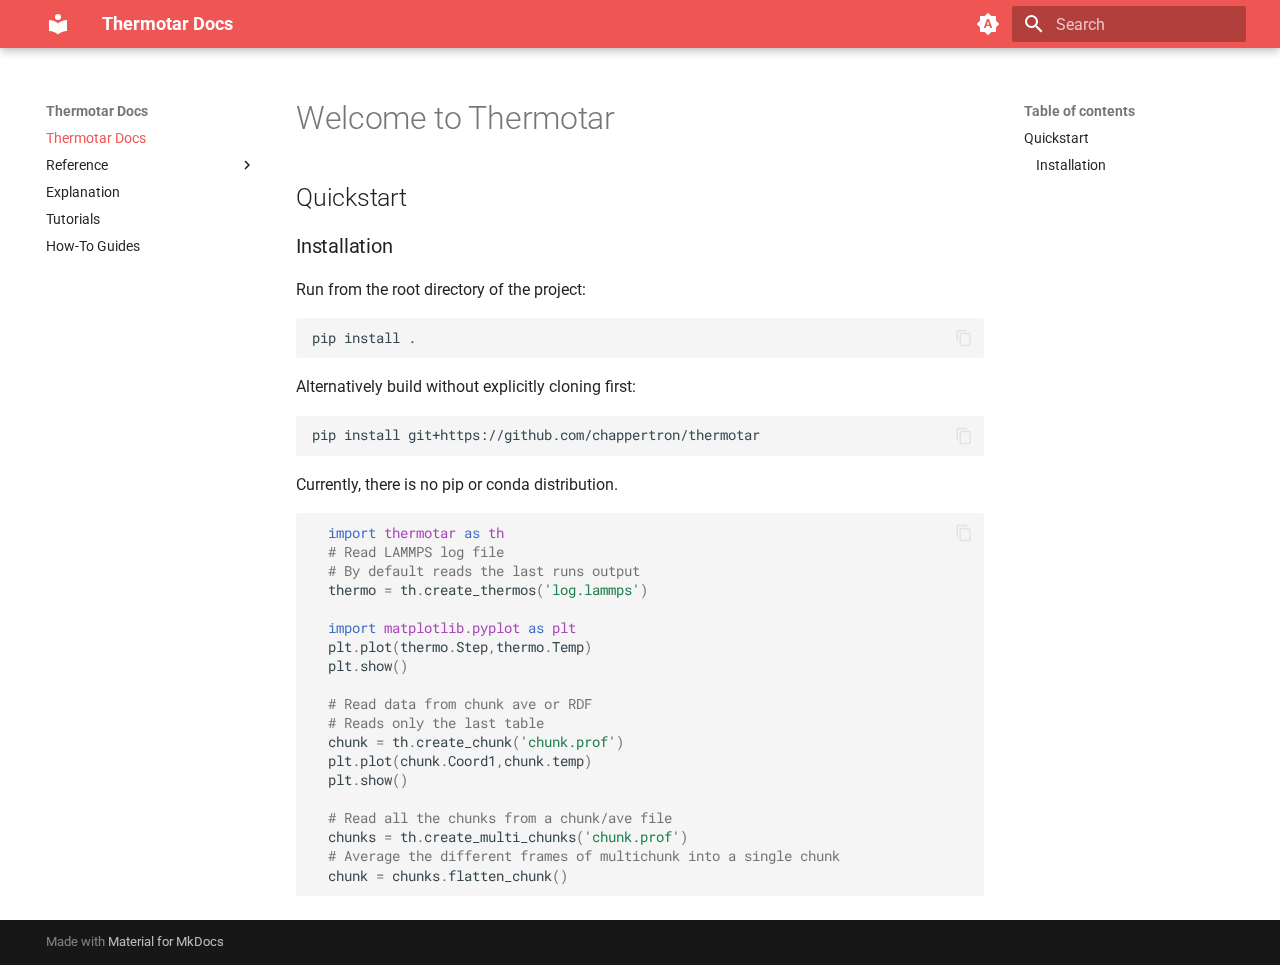
<file: index.html>
<!doctype html>
<html lang="en" class="no-js">
  <head>
    
      <meta charset="utf-8">
      <meta name="viewport" content="width=device-width,initial-scale=1">
      
      
      
      
      
        <link rel="next" href="reference/chunk/">
      
      
      <link rel="icon" href="assets/images/favicon.png">
      <meta name="generator" content="mkdocs-1.6.0, mkdocs-material-9.5.31">
    
    
      
        <title>Thermotar Docs</title>
      
    
    
      <link rel="stylesheet" href="assets/stylesheets/main.3cba04c6.min.css">
      
        
        <link rel="stylesheet" href="assets/stylesheets/palette.06af60db.min.css">
      
      


    
    
      
    
    
      
        
        
        <link rel="preconnect" href="https://fonts.gstatic.com" crossorigin>
        <link rel="stylesheet" href="https://fonts.googleapis.com/css?family=Roboto:300,300i,400,400i,700,700i%7CRoboto+Mono:400,400i,700,700i&display=fallback">
        <style>:root{--md-text-font:"Roboto";--md-code-font:"Roboto Mono"}</style>
      
    
    
      <link rel="stylesheet" href="assets/_mkdocstrings.css">
    
      <link rel="stylesheet" href="stylesheets/extra.css">
    
    <script>__md_scope=new URL(".",location),__md_hash=e=>[...e].reduce((e,_)=>(e<<5)-e+_.charCodeAt(0),0),__md_get=(e,_=localStorage,t=__md_scope)=>JSON.parse(_.getItem(t.pathname+"."+e)),__md_set=(e,_,t=localStorage,a=__md_scope)=>{try{t.setItem(a.pathname+"."+e,JSON.stringify(_))}catch(e){}}</script>
    
      

    
    
    
  </head>
  
  
    
    
      
    
    
    
    
    <body dir="ltr" data-md-color-scheme="default" data-md-color-primary="indigo" data-md-color-accent="indigo">
  
    
    <input class="md-toggle" data-md-toggle="drawer" type="checkbox" id="__drawer" autocomplete="off">
    <input class="md-toggle" data-md-toggle="search" type="checkbox" id="__search" autocomplete="off">
    <label class="md-overlay" for="__drawer"></label>
    <div data-md-component="skip">
      
        
        <a href="#welcome-to-thermotar" class="md-skip">
          Skip to content
        </a>
      
    </div>
    <div data-md-component="announce">
      
    </div>
    
    
      

  

<header class="md-header md-header--shadow" data-md-component="header">
  <nav class="md-header__inner md-grid" aria-label="Header">
    <a href="." title="Thermotar Docs" class="md-header__button md-logo" aria-label="Thermotar Docs" data-md-component="logo">
      
  
  <svg xmlns="http://www.w3.org/2000/svg" viewBox="0 0 24 24"><path d="M12 8a3 3 0 0 0 3-3 3 3 0 0 0-3-3 3 3 0 0 0-3 3 3 3 0 0 0 3 3m0 3.54C9.64 9.35 6.5 8 3 8v11c3.5 0 6.64 1.35 9 3.54 2.36-2.19 5.5-3.54 9-3.54V8c-3.5 0-6.64 1.35-9 3.54Z"/></svg>

    </a>
    <label class="md-header__button md-icon" for="__drawer">
      
      <svg xmlns="http://www.w3.org/2000/svg" viewBox="0 0 24 24"><path d="M3 6h18v2H3V6m0 5h18v2H3v-2m0 5h18v2H3v-2Z"/></svg>
    </label>
    <div class="md-header__title" data-md-component="header-title">
      <div class="md-header__ellipsis">
        <div class="md-header__topic">
          <span class="md-ellipsis">
            Thermotar Docs
          </span>
        </div>
        <div class="md-header__topic" data-md-component="header-topic">
          <span class="md-ellipsis">
            
              Thermotar Docs
            
          </span>
        </div>
      </div>
    </div>
    
      
        <form class="md-header__option" data-md-component="palette">
  
    
    
    
    <input class="md-option" data-md-color-media="(prefers-color-scheme)" data-md-color-scheme="default" data-md-color-primary="indigo" data-md-color-accent="indigo"  aria-label="Switch to light mode"  type="radio" name="__palette" id="__palette_0">
    
      <label class="md-header__button md-icon" title="Switch to light mode" for="__palette_1" hidden>
        <svg xmlns="http://www.w3.org/2000/svg" viewBox="0 0 24 24"><path d="m14.3 16-.7-2h-3.2l-.7 2H7.8L11 7h2l3.2 9h-1.9M20 8.69V4h-4.69L12 .69 8.69 4H4v4.69L.69 12 4 15.31V20h4.69L12 23.31 15.31 20H20v-4.69L23.31 12 20 8.69m-9.15 3.96h2.3L12 9l-1.15 3.65Z"/></svg>
      </label>
    
  
    
    
    
    <input class="md-option" data-md-color-media="(prefers-color-scheme: light)" data-md-color-scheme="default" data-md-color-primary="red" data-md-color-accent="red"  aria-label="Switch to dark mode"  type="radio" name="__palette" id="__palette_1">
    
      <label class="md-header__button md-icon" title="Switch to dark mode" for="__palette_2" hidden>
        <svg xmlns="http://www.w3.org/2000/svg" viewBox="0 0 24 24"><path d="M12 8a4 4 0 0 0-4 4 4 4 0 0 0 4 4 4 4 0 0 0 4-4 4 4 0 0 0-4-4m0 10a6 6 0 0 1-6-6 6 6 0 0 1 6-6 6 6 0 0 1 6 6 6 6 0 0 1-6 6m8-9.31V4h-4.69L12 .69 8.69 4H4v4.69L.69 12 4 15.31V20h4.69L12 23.31 15.31 20H20v-4.69L23.31 12 20 8.69Z"/></svg>
      </label>
    
  
    
    
    
    <input class="md-option" data-md-color-media="(prefers-color-scheme: dark)" data-md-color-scheme="slate" data-md-color-primary="indigo" data-md-color-accent="indigo"  aria-label="Switch to light mode"  type="radio" name="__palette" id="__palette_2">
    
      <label class="md-header__button md-icon" title="Switch to light mode" for="__palette_0" hidden>
        <svg xmlns="http://www.w3.org/2000/svg" viewBox="0 0 24 24"><path d="M12 18c-.89 0-1.74-.2-2.5-.55C11.56 16.5 13 14.42 13 12c0-2.42-1.44-4.5-3.5-5.45C10.26 6.2 11.11 6 12 6a6 6 0 0 1 6 6 6 6 0 0 1-6 6m8-9.31V4h-4.69L12 .69 8.69 4H4v4.69L.69 12 4 15.31V20h4.69L12 23.31 15.31 20H20v-4.69L23.31 12 20 8.69Z"/></svg>
      </label>
    
  
</form>
      
    
    
      <script>var media,input,key,value,palette=__md_get("__palette");if(palette&&palette.color){"(prefers-color-scheme)"===palette.color.media&&(media=matchMedia("(prefers-color-scheme: light)"),input=document.querySelector(media.matches?"[data-md-color-media='(prefers-color-scheme: light)']":"[data-md-color-media='(prefers-color-scheme: dark)']"),palette.color.media=input.getAttribute("data-md-color-media"),palette.color.scheme=input.getAttribute("data-md-color-scheme"),palette.color.primary=input.getAttribute("data-md-color-primary"),palette.color.accent=input.getAttribute("data-md-color-accent"));for([key,value]of Object.entries(palette.color))document.body.setAttribute("data-md-color-"+key,value)}</script>
    
    
    
      <label class="md-header__button md-icon" for="__search">
        
        <svg xmlns="http://www.w3.org/2000/svg" viewBox="0 0 24 24"><path d="M9.5 3A6.5 6.5 0 0 1 16 9.5c0 1.61-.59 3.09-1.56 4.23l.27.27h.79l5 5-1.5 1.5-5-5v-.79l-.27-.27A6.516 6.516 0 0 1 9.5 16 6.5 6.5 0 0 1 3 9.5 6.5 6.5 0 0 1 9.5 3m0 2C7 5 5 7 5 9.5S7 14 9.5 14 14 12 14 9.5 12 5 9.5 5Z"/></svg>
      </label>
      <div class="md-search" data-md-component="search" role="dialog">
  <label class="md-search__overlay" for="__search"></label>
  <div class="md-search__inner" role="search">
    <form class="md-search__form" name="search">
      <input type="text" class="md-search__input" name="query" aria-label="Search" placeholder="Search" autocapitalize="off" autocorrect="off" autocomplete="off" spellcheck="false" data-md-component="search-query" required>
      <label class="md-search__icon md-icon" for="__search">
        
        <svg xmlns="http://www.w3.org/2000/svg" viewBox="0 0 24 24"><path d="M9.5 3A6.5 6.5 0 0 1 16 9.5c0 1.61-.59 3.09-1.56 4.23l.27.27h.79l5 5-1.5 1.5-5-5v-.79l-.27-.27A6.516 6.516 0 0 1 9.5 16 6.5 6.5 0 0 1 3 9.5 6.5 6.5 0 0 1 9.5 3m0 2C7 5 5 7 5 9.5S7 14 9.5 14 14 12 14 9.5 12 5 9.5 5Z"/></svg>
        
        <svg xmlns="http://www.w3.org/2000/svg" viewBox="0 0 24 24"><path d="M20 11v2H8l5.5 5.5-1.42 1.42L4.16 12l7.92-7.92L13.5 5.5 8 11h12Z"/></svg>
      </label>
      <nav class="md-search__options" aria-label="Search">
        
        <button type="reset" class="md-search__icon md-icon" title="Clear" aria-label="Clear" tabindex="-1">
          
          <svg xmlns="http://www.w3.org/2000/svg" viewBox="0 0 24 24"><path d="M19 6.41 17.59 5 12 10.59 6.41 5 5 6.41 10.59 12 5 17.59 6.41 19 12 13.41 17.59 19 19 17.59 13.41 12 19 6.41Z"/></svg>
        </button>
      </nav>
      
    </form>
    <div class="md-search__output">
      <div class="md-search__scrollwrap" tabindex="0" data-md-scrollfix>
        <div class="md-search-result" data-md-component="search-result">
          <div class="md-search-result__meta">
            Initializing search
          </div>
          <ol class="md-search-result__list" role="presentation"></ol>
        </div>
      </div>
    </div>
  </div>
</div>
    
    
  </nav>
  
</header>
    
    <div class="md-container" data-md-component="container">
      
      
        
          
        
      
      <main class="md-main" data-md-component="main">
        <div class="md-main__inner md-grid">
          
            
              
              <div class="md-sidebar md-sidebar--primary" data-md-component="sidebar" data-md-type="navigation" >
                <div class="md-sidebar__scrollwrap">
                  <div class="md-sidebar__inner">
                    



<nav class="md-nav md-nav--primary" aria-label="Navigation" data-md-level="0">
  <label class="md-nav__title" for="__drawer">
    <a href="." title="Thermotar Docs" class="md-nav__button md-logo" aria-label="Thermotar Docs" data-md-component="logo">
      
  
  <svg xmlns="http://www.w3.org/2000/svg" viewBox="0 0 24 24"><path d="M12 8a3 3 0 0 0 3-3 3 3 0 0 0-3-3 3 3 0 0 0-3 3 3 3 0 0 0 3 3m0 3.54C9.64 9.35 6.5 8 3 8v11c3.5 0 6.64 1.35 9 3.54 2.36-2.19 5.5-3.54 9-3.54V8c-3.5 0-6.64 1.35-9 3.54Z"/></svg>

    </a>
    Thermotar Docs
  </label>
  
  <ul class="md-nav__list" data-md-scrollfix>
    
      
      
  
  
    
  
  
  
    <li class="md-nav__item md-nav__item--active">
      
      <input class="md-nav__toggle md-toggle" type="checkbox" id="__toc">
      
      
        
      
      
        <label class="md-nav__link md-nav__link--active" for="__toc">
          
  
  <span class="md-ellipsis">
    Thermotar Docs
  </span>
  

          <span class="md-nav__icon md-icon"></span>
        </label>
      
      <a href="." class="md-nav__link md-nav__link--active">
        
  
  <span class="md-ellipsis">
    Thermotar Docs
  </span>
  

      </a>
      
        

<nav class="md-nav md-nav--secondary" aria-label="Table of contents">
  
  
  
    
  
  
    <label class="md-nav__title" for="__toc">
      <span class="md-nav__icon md-icon"></span>
      Table of contents
    </label>
    <ul class="md-nav__list" data-md-component="toc" data-md-scrollfix>
      
        <li class="md-nav__item">
  <a href="#quickstart" class="md-nav__link">
    <span class="md-ellipsis">
      Quickstart
    </span>
  </a>
  
    <nav class="md-nav" aria-label="Quickstart">
      <ul class="md-nav__list">
        
          <li class="md-nav__item">
  <a href="#installation" class="md-nav__link">
    <span class="md-ellipsis">
      Installation
    </span>
  </a>
  
</li>
        
      </ul>
    </nav>
  
</li>
      
    </ul>
  
</nav>
      
    </li>
  

    
      
      
  
  
  
  
    
    
    
    
    <li class="md-nav__item md-nav__item--nested">
      
        
        
        <input class="md-nav__toggle md-toggle " type="checkbox" id="__nav_2" >
        
          
          <label class="md-nav__link" for="__nav_2" id="__nav_2_label" tabindex="0">
            
  
  <span class="md-ellipsis">
    Reference
  </span>
  

            <span class="md-nav__icon md-icon"></span>
          </label>
        
        <nav class="md-nav" data-md-level="1" aria-labelledby="__nav_2_label" aria-expanded="false">
          <label class="md-nav__title" for="__nav_2">
            <span class="md-nav__icon md-icon"></span>
            Reference
          </label>
          <ul class="md-nav__list" data-md-scrollfix>
            
              
                
  
  
  
  
    <li class="md-nav__item">
      <a href="reference/chunk/" class="md-nav__link">
        
  
  <span class="md-ellipsis">
    Chunk
  </span>
  

      </a>
    </li>
  

              
            
              
                
  
  
  
  
    <li class="md-nav__item">
      <a href="reference/thermo/" class="md-nav__link">
        
  
  <span class="md-ellipsis">
    Thermo
  </span>
  

      </a>
    </li>
  

              
            
              
                
  
  
  
  
    <li class="md-nav__item">
      <a href="reference/interface/" class="md-nav__link">
        
  
  <span class="md-ellipsis">
    Intersects
  </span>
  

      </a>
    </li>
  

              
            
          </ul>
        </nav>
      
    </li>
  

    
      
      
  
  
  
  
    <li class="md-nav__item">
      <a href="explanation/" class="md-nav__link">
        
  
  <span class="md-ellipsis">
    Explanation
  </span>
  

      </a>
    </li>
  

    
      
      
  
  
  
  
    <li class="md-nav__item">
      <a href="tutorials/" class="md-nav__link">
        
  
  <span class="md-ellipsis">
    Tutorials
  </span>
  

      </a>
    </li>
  

    
      
      
  
  
  
  
    <li class="md-nav__item">
      <a href="how-to-guides/" class="md-nav__link">
        
  
  <span class="md-ellipsis">
    How-To Guides
  </span>
  

      </a>
    </li>
  

    
  </ul>
</nav>
                  </div>
                </div>
              </div>
            
            
              
              <div class="md-sidebar md-sidebar--secondary" data-md-component="sidebar" data-md-type="toc" >
                <div class="md-sidebar__scrollwrap">
                  <div class="md-sidebar__inner">
                    

<nav class="md-nav md-nav--secondary" aria-label="Table of contents">
  
  
  
    
  
  
    <label class="md-nav__title" for="__toc">
      <span class="md-nav__icon md-icon"></span>
      Table of contents
    </label>
    <ul class="md-nav__list" data-md-component="toc" data-md-scrollfix>
      
        <li class="md-nav__item">
  <a href="#quickstart" class="md-nav__link">
    <span class="md-ellipsis">
      Quickstart
    </span>
  </a>
  
    <nav class="md-nav" aria-label="Quickstart">
      <ul class="md-nav__list">
        
          <li class="md-nav__item">
  <a href="#installation" class="md-nav__link">
    <span class="md-ellipsis">
      Installation
    </span>
  </a>
  
</li>
        
      </ul>
    </nav>
  
</li>
      
    </ul>
  
</nav>
                  </div>
                </div>
              </div>
            
          
          
            <div class="md-content" data-md-component="content">
              <article class="md-content__inner md-typeset">
                
                  


<h1 id="welcome-to-thermotar">Welcome to Thermotar</h1>
<h2 id="quickstart">Quickstart</h2>
<h3 id="installation">Installation</h3>
<p>Run from the root directory of the project:
<div class="language-bash highlight"><pre><span></span><code><span id="__span-0-1"><a id="__codelineno-0-1" name="__codelineno-0-1" href="#__codelineno-0-1"></a>pip<span class="w"> </span>install<span class="w"> </span>.
</span></code></pre></div>
Alternatively build without explicitly cloning first:
<div class="language-sh highlight"><pre><span></span><code><span id="__span-1-1"><a id="__codelineno-1-1" name="__codelineno-1-1" href="#__codelineno-1-1"></a>pip<span class="w"> </span>install<span class="w"> </span>git+https://github.com/chappertron/thermotar
</span></code></pre></div></p>
<p>Currently, there is no pip or conda distribution. </p>
<div class="language-python highlight"><pre><span></span><code><span id="__span-2-1"><a id="__codelineno-2-1" name="__codelineno-2-1" href="#__codelineno-2-1"></a>  <span class="kn">import</span> <span class="nn">thermotar</span> <span class="k">as</span> <span class="nn">th</span>
</span><span id="__span-2-2"><a id="__codelineno-2-2" name="__codelineno-2-2" href="#__codelineno-2-2"></a>  <span class="c1"># Read LAMMPS log file</span>
</span><span id="__span-2-3"><a id="__codelineno-2-3" name="__codelineno-2-3" href="#__codelineno-2-3"></a>  <span class="c1"># By default reads the last runs output</span>
</span><span id="__span-2-4"><a id="__codelineno-2-4" name="__codelineno-2-4" href="#__codelineno-2-4"></a>  <span class="n">thermo</span> <span class="o">=</span> <span class="n">th</span><span class="o">.</span><span class="n">create_thermos</span><span class="p">(</span><span class="s1">&#39;log.lammps&#39;</span><span class="p">)</span>
</span><span id="__span-2-5"><a id="__codelineno-2-5" name="__codelineno-2-5" href="#__codelineno-2-5"></a>
</span><span id="__span-2-6"><a id="__codelineno-2-6" name="__codelineno-2-6" href="#__codelineno-2-6"></a>  <span class="kn">import</span> <span class="nn">matplotlib.pyplot</span> <span class="k">as</span> <span class="nn">plt</span>
</span><span id="__span-2-7"><a id="__codelineno-2-7" name="__codelineno-2-7" href="#__codelineno-2-7"></a>  <span class="n">plt</span><span class="o">.</span><span class="n">plot</span><span class="p">(</span><span class="n">thermo</span><span class="o">.</span><span class="n">Step</span><span class="p">,</span><span class="n">thermo</span><span class="o">.</span><span class="n">Temp</span><span class="p">)</span>
</span><span id="__span-2-8"><a id="__codelineno-2-8" name="__codelineno-2-8" href="#__codelineno-2-8"></a>  <span class="n">plt</span><span class="o">.</span><span class="n">show</span><span class="p">()</span>
</span><span id="__span-2-9"><a id="__codelineno-2-9" name="__codelineno-2-9" href="#__codelineno-2-9"></a>
</span><span id="__span-2-10"><a id="__codelineno-2-10" name="__codelineno-2-10" href="#__codelineno-2-10"></a>  <span class="c1"># Read data from chunk ave or RDF</span>
</span><span id="__span-2-11"><a id="__codelineno-2-11" name="__codelineno-2-11" href="#__codelineno-2-11"></a>  <span class="c1"># Reads only the last table</span>
</span><span id="__span-2-12"><a id="__codelineno-2-12" name="__codelineno-2-12" href="#__codelineno-2-12"></a>  <span class="n">chunk</span> <span class="o">=</span> <span class="n">th</span><span class="o">.</span><span class="n">create_chunk</span><span class="p">(</span><span class="s1">&#39;chunk.prof&#39;</span><span class="p">)</span>
</span><span id="__span-2-13"><a id="__codelineno-2-13" name="__codelineno-2-13" href="#__codelineno-2-13"></a>  <span class="n">plt</span><span class="o">.</span><span class="n">plot</span><span class="p">(</span><span class="n">chunk</span><span class="o">.</span><span class="n">Coord1</span><span class="p">,</span><span class="n">chunk</span><span class="o">.</span><span class="n">temp</span><span class="p">)</span>
</span><span id="__span-2-14"><a id="__codelineno-2-14" name="__codelineno-2-14" href="#__codelineno-2-14"></a>  <span class="n">plt</span><span class="o">.</span><span class="n">show</span><span class="p">()</span>
</span><span id="__span-2-15"><a id="__codelineno-2-15" name="__codelineno-2-15" href="#__codelineno-2-15"></a>
</span><span id="__span-2-16"><a id="__codelineno-2-16" name="__codelineno-2-16" href="#__codelineno-2-16"></a>  <span class="c1"># Read all the chunks from a chunk/ave file</span>
</span><span id="__span-2-17"><a id="__codelineno-2-17" name="__codelineno-2-17" href="#__codelineno-2-17"></a>  <span class="n">chunks</span> <span class="o">=</span> <span class="n">th</span><span class="o">.</span><span class="n">create_multi_chunks</span><span class="p">(</span><span class="s1">&#39;chunk.prof&#39;</span><span class="p">)</span>
</span><span id="__span-2-18"><a id="__codelineno-2-18" name="__codelineno-2-18" href="#__codelineno-2-18"></a>  <span class="c1"># Average the different frames of multichunk into a single chunk</span>
</span><span id="__span-2-19"><a id="__codelineno-2-19" name="__codelineno-2-19" href="#__codelineno-2-19"></a>  <span class="n">chunk</span> <span class="o">=</span> <span class="n">chunks</span><span class="o">.</span><span class="n">flatten_chunk</span><span class="p">()</span>
</span></code></pre></div>












                
              </article>
            </div>
          
          
<script>var target=document.getElementById(location.hash.slice(1));target&&target.name&&(target.checked=target.name.startsWith("__tabbed_"))</script>
        </div>
        
      </main>
      
        <footer class="md-footer">
  
  <div class="md-footer-meta md-typeset">
    <div class="md-footer-meta__inner md-grid">
      <div class="md-copyright">
  
  
    Made with
    <a href="https://squidfunk.github.io/mkdocs-material/" target="_blank" rel="noopener">
      Material for MkDocs
    </a>
  
</div>
      
    </div>
  </div>
</footer>
      
    </div>
    <div class="md-dialog" data-md-component="dialog">
      <div class="md-dialog__inner md-typeset"></div>
    </div>
    
    
    <script id="__config" type="application/json">{"base": ".", "features": ["content.code.copy"], "search": "assets/javascripts/workers/search.b8dbb3d2.min.js", "translations": {"clipboard.copied": "Copied to clipboard", "clipboard.copy": "Copy to clipboard", "search.result.more.one": "1 more on this page", "search.result.more.other": "# more on this page", "search.result.none": "No matching documents", "search.result.one": "1 matching document", "search.result.other": "# matching documents", "search.result.placeholder": "Type to start searching", "search.result.term.missing": "Missing", "select.version": "Select version"}}</script>
    
    
      <script src="assets/javascripts/bundle.fe8b6f2b.min.js"></script>
      
    
  </body>
</html>
</file>
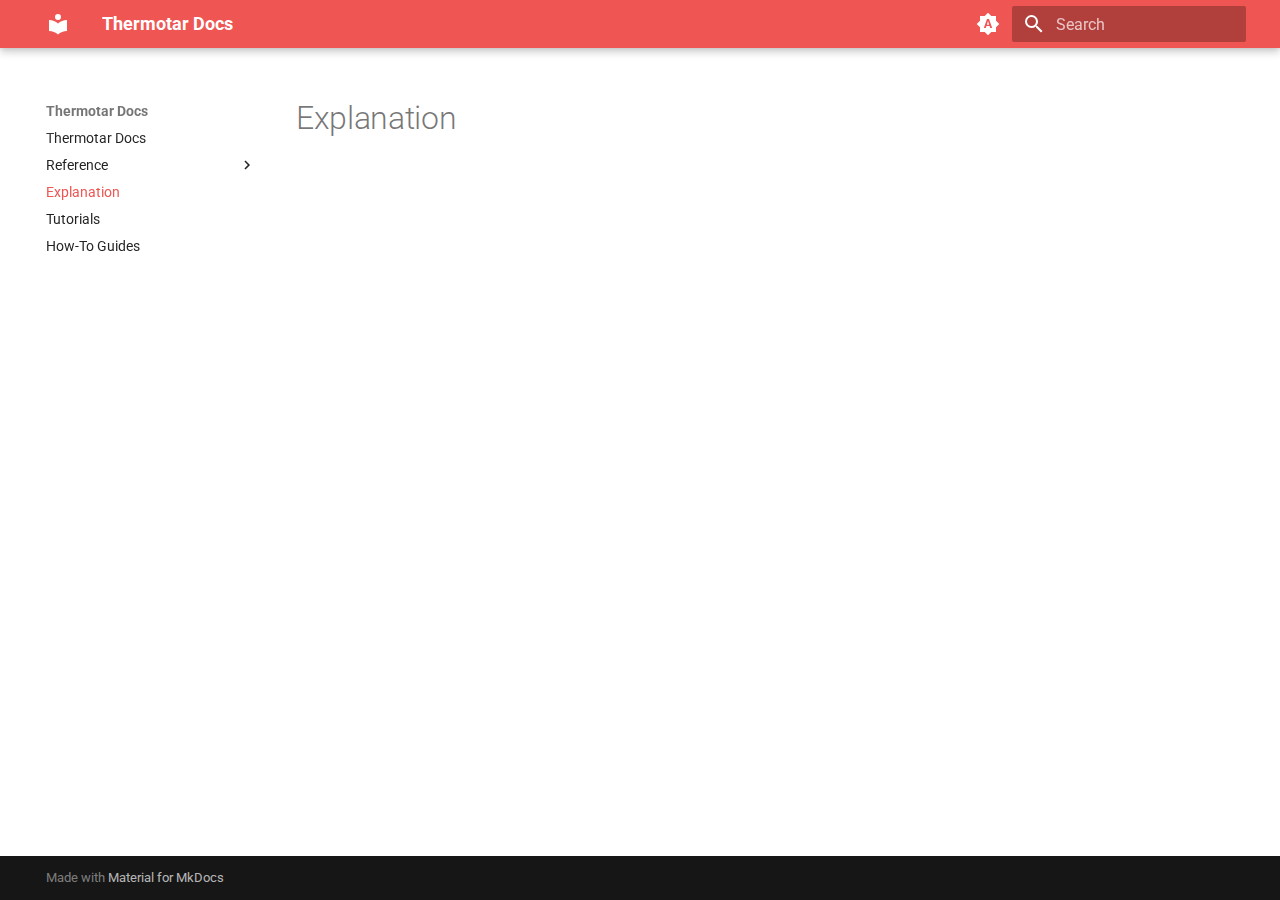
<file: explanation/index.html>
<!doctype html>
<html lang="en" class="no-js">
  <head>
    
      <meta charset="utf-8">
      <meta name="viewport" content="width=device-width,initial-scale=1">
      
      
      
      
        <link rel="prev" href="../reference/interface/">
      
      
        <link rel="next" href="../tutorials/">
      
      
      <link rel="icon" href="../assets/images/favicon.png">
      <meta name="generator" content="mkdocs-1.6.0, mkdocs-material-9.5.31">
    
    
      
        <title>Explanation - Thermotar Docs</title>
      
    
    
      <link rel="stylesheet" href="../assets/stylesheets/main.3cba04c6.min.css">
      
        
        <link rel="stylesheet" href="../assets/stylesheets/palette.06af60db.min.css">
      
      


    
    
      
    
    
      
        
        
        <link rel="preconnect" href="https://fonts.gstatic.com" crossorigin>
        <link rel="stylesheet" href="https://fonts.googleapis.com/css?family=Roboto:300,300i,400,400i,700,700i%7CRoboto+Mono:400,400i,700,700i&display=fallback">
        <style>:root{--md-text-font:"Roboto";--md-code-font:"Roboto Mono"}</style>
      
    
    
      <link rel="stylesheet" href="../assets/_mkdocstrings.css">
    
      <link rel="stylesheet" href="../stylesheets/extra.css">
    
    <script>__md_scope=new URL("..",location),__md_hash=e=>[...e].reduce((e,_)=>(e<<5)-e+_.charCodeAt(0),0),__md_get=(e,_=localStorage,t=__md_scope)=>JSON.parse(_.getItem(t.pathname+"."+e)),__md_set=(e,_,t=localStorage,a=__md_scope)=>{try{t.setItem(a.pathname+"."+e,JSON.stringify(_))}catch(e){}}</script>
    
      

    
    
    
  </head>
  
  
    
    
      
    
    
    
    
    <body dir="ltr" data-md-color-scheme="default" data-md-color-primary="indigo" data-md-color-accent="indigo">
  
    
    <input class="md-toggle" data-md-toggle="drawer" type="checkbox" id="__drawer" autocomplete="off">
    <input class="md-toggle" data-md-toggle="search" type="checkbox" id="__search" autocomplete="off">
    <label class="md-overlay" for="__drawer"></label>
    <div data-md-component="skip">
      
    </div>
    <div data-md-component="announce">
      
    </div>
    
    
      

  

<header class="md-header md-header--shadow" data-md-component="header">
  <nav class="md-header__inner md-grid" aria-label="Header">
    <a href=".." title="Thermotar Docs" class="md-header__button md-logo" aria-label="Thermotar Docs" data-md-component="logo">
      
  
  <svg xmlns="http://www.w3.org/2000/svg" viewBox="0 0 24 24"><path d="M12 8a3 3 0 0 0 3-3 3 3 0 0 0-3-3 3 3 0 0 0-3 3 3 3 0 0 0 3 3m0 3.54C9.64 9.35 6.5 8 3 8v11c3.5 0 6.64 1.35 9 3.54 2.36-2.19 5.5-3.54 9-3.54V8c-3.5 0-6.64 1.35-9 3.54Z"/></svg>

    </a>
    <label class="md-header__button md-icon" for="__drawer">
      
      <svg xmlns="http://www.w3.org/2000/svg" viewBox="0 0 24 24"><path d="M3 6h18v2H3V6m0 5h18v2H3v-2m0 5h18v2H3v-2Z"/></svg>
    </label>
    <div class="md-header__title" data-md-component="header-title">
      <div class="md-header__ellipsis">
        <div class="md-header__topic">
          <span class="md-ellipsis">
            Thermotar Docs
          </span>
        </div>
        <div class="md-header__topic" data-md-component="header-topic">
          <span class="md-ellipsis">
            
              Explanation
            
          </span>
        </div>
      </div>
    </div>
    
      
        <form class="md-header__option" data-md-component="palette">
  
    
    
    
    <input class="md-option" data-md-color-media="(prefers-color-scheme)" data-md-color-scheme="default" data-md-color-primary="indigo" data-md-color-accent="indigo"  aria-label="Switch to light mode"  type="radio" name="__palette" id="__palette_0">
    
      <label class="md-header__button md-icon" title="Switch to light mode" for="__palette_1" hidden>
        <svg xmlns="http://www.w3.org/2000/svg" viewBox="0 0 24 24"><path d="m14.3 16-.7-2h-3.2l-.7 2H7.8L11 7h2l3.2 9h-1.9M20 8.69V4h-4.69L12 .69 8.69 4H4v4.69L.69 12 4 15.31V20h4.69L12 23.31 15.31 20H20v-4.69L23.31 12 20 8.69m-9.15 3.96h2.3L12 9l-1.15 3.65Z"/></svg>
      </label>
    
  
    
    
    
    <input class="md-option" data-md-color-media="(prefers-color-scheme: light)" data-md-color-scheme="default" data-md-color-primary="red" data-md-color-accent="red"  aria-label="Switch to dark mode"  type="radio" name="__palette" id="__palette_1">
    
      <label class="md-header__button md-icon" title="Switch to dark mode" for="__palette_2" hidden>
        <svg xmlns="http://www.w3.org/2000/svg" viewBox="0 0 24 24"><path d="M12 8a4 4 0 0 0-4 4 4 4 0 0 0 4 4 4 4 0 0 0 4-4 4 4 0 0 0-4-4m0 10a6 6 0 0 1-6-6 6 6 0 0 1 6-6 6 6 0 0 1 6 6 6 6 0 0 1-6 6m8-9.31V4h-4.69L12 .69 8.69 4H4v4.69L.69 12 4 15.31V20h4.69L12 23.31 15.31 20H20v-4.69L23.31 12 20 8.69Z"/></svg>
      </label>
    
  
    
    
    
    <input class="md-option" data-md-color-media="(prefers-color-scheme: dark)" data-md-color-scheme="slate" data-md-color-primary="indigo" data-md-color-accent="indigo"  aria-label="Switch to light mode"  type="radio" name="__palette" id="__palette_2">
    
      <label class="md-header__button md-icon" title="Switch to light mode" for="__palette_0" hidden>
        <svg xmlns="http://www.w3.org/2000/svg" viewBox="0 0 24 24"><path d="M12 18c-.89 0-1.74-.2-2.5-.55C11.56 16.5 13 14.42 13 12c0-2.42-1.44-4.5-3.5-5.45C10.26 6.2 11.11 6 12 6a6 6 0 0 1 6 6 6 6 0 0 1-6 6m8-9.31V4h-4.69L12 .69 8.69 4H4v4.69L.69 12 4 15.31V20h4.69L12 23.31 15.31 20H20v-4.69L23.31 12 20 8.69Z"/></svg>
      </label>
    
  
</form>
      
    
    
      <script>var media,input,key,value,palette=__md_get("__palette");if(palette&&palette.color){"(prefers-color-scheme)"===palette.color.media&&(media=matchMedia("(prefers-color-scheme: light)"),input=document.querySelector(media.matches?"[data-md-color-media='(prefers-color-scheme: light)']":"[data-md-color-media='(prefers-color-scheme: dark)']"),palette.color.media=input.getAttribute("data-md-color-media"),palette.color.scheme=input.getAttribute("data-md-color-scheme"),palette.color.primary=input.getAttribute("data-md-color-primary"),palette.color.accent=input.getAttribute("data-md-color-accent"));for([key,value]of Object.entries(palette.color))document.body.setAttribute("data-md-color-"+key,value)}</script>
    
    
    
      <label class="md-header__button md-icon" for="__search">
        
        <svg xmlns="http://www.w3.org/2000/svg" viewBox="0 0 24 24"><path d="M9.5 3A6.5 6.5 0 0 1 16 9.5c0 1.61-.59 3.09-1.56 4.23l.27.27h.79l5 5-1.5 1.5-5-5v-.79l-.27-.27A6.516 6.516 0 0 1 9.5 16 6.5 6.5 0 0 1 3 9.5 6.5 6.5 0 0 1 9.5 3m0 2C7 5 5 7 5 9.5S7 14 9.5 14 14 12 14 9.5 12 5 9.5 5Z"/></svg>
      </label>
      <div class="md-search" data-md-component="search" role="dialog">
  <label class="md-search__overlay" for="__search"></label>
  <div class="md-search__inner" role="search">
    <form class="md-search__form" name="search">
      <input type="text" class="md-search__input" name="query" aria-label="Search" placeholder="Search" autocapitalize="off" autocorrect="off" autocomplete="off" spellcheck="false" data-md-component="search-query" required>
      <label class="md-search__icon md-icon" for="__search">
        
        <svg xmlns="http://www.w3.org/2000/svg" viewBox="0 0 24 24"><path d="M9.5 3A6.5 6.5 0 0 1 16 9.5c0 1.61-.59 3.09-1.56 4.23l.27.27h.79l5 5-1.5 1.5-5-5v-.79l-.27-.27A6.516 6.516 0 0 1 9.5 16 6.5 6.5 0 0 1 3 9.5 6.5 6.5 0 0 1 9.5 3m0 2C7 5 5 7 5 9.5S7 14 9.5 14 14 12 14 9.5 12 5 9.5 5Z"/></svg>
        
        <svg xmlns="http://www.w3.org/2000/svg" viewBox="0 0 24 24"><path d="M20 11v2H8l5.5 5.5-1.42 1.42L4.16 12l7.92-7.92L13.5 5.5 8 11h12Z"/></svg>
      </label>
      <nav class="md-search__options" aria-label="Search">
        
        <button type="reset" class="md-search__icon md-icon" title="Clear" aria-label="Clear" tabindex="-1">
          
          <svg xmlns="http://www.w3.org/2000/svg" viewBox="0 0 24 24"><path d="M19 6.41 17.59 5 12 10.59 6.41 5 5 6.41 10.59 12 5 17.59 6.41 19 12 13.41 17.59 19 19 17.59 13.41 12 19 6.41Z"/></svg>
        </button>
      </nav>
      
    </form>
    <div class="md-search__output">
      <div class="md-search__scrollwrap" tabindex="0" data-md-scrollfix>
        <div class="md-search-result" data-md-component="search-result">
          <div class="md-search-result__meta">
            Initializing search
          </div>
          <ol class="md-search-result__list" role="presentation"></ol>
        </div>
      </div>
    </div>
  </div>
</div>
    
    
  </nav>
  
</header>
    
    <div class="md-container" data-md-component="container">
      
      
        
          
        
      
      <main class="md-main" data-md-component="main">
        <div class="md-main__inner md-grid">
          
            
              
              <div class="md-sidebar md-sidebar--primary" data-md-component="sidebar" data-md-type="navigation" >
                <div class="md-sidebar__scrollwrap">
                  <div class="md-sidebar__inner">
                    



<nav class="md-nav md-nav--primary" aria-label="Navigation" data-md-level="0">
  <label class="md-nav__title" for="__drawer">
    <a href=".." title="Thermotar Docs" class="md-nav__button md-logo" aria-label="Thermotar Docs" data-md-component="logo">
      
  
  <svg xmlns="http://www.w3.org/2000/svg" viewBox="0 0 24 24"><path d="M12 8a3 3 0 0 0 3-3 3 3 0 0 0-3-3 3 3 0 0 0-3 3 3 3 0 0 0 3 3m0 3.54C9.64 9.35 6.5 8 3 8v11c3.5 0 6.64 1.35 9 3.54 2.36-2.19 5.5-3.54 9-3.54V8c-3.5 0-6.64 1.35-9 3.54Z"/></svg>

    </a>
    Thermotar Docs
  </label>
  
  <ul class="md-nav__list" data-md-scrollfix>
    
      
      
  
  
  
  
    <li class="md-nav__item">
      <a href=".." class="md-nav__link">
        
  
  <span class="md-ellipsis">
    Thermotar Docs
  </span>
  

      </a>
    </li>
  

    
      
      
  
  
  
  
    
    
    
    
    <li class="md-nav__item md-nav__item--nested">
      
        
        
        <input class="md-nav__toggle md-toggle " type="checkbox" id="__nav_2" >
        
          
          <label class="md-nav__link" for="__nav_2" id="__nav_2_label" tabindex="0">
            
  
  <span class="md-ellipsis">
    Reference
  </span>
  

            <span class="md-nav__icon md-icon"></span>
          </label>
        
        <nav class="md-nav" data-md-level="1" aria-labelledby="__nav_2_label" aria-expanded="false">
          <label class="md-nav__title" for="__nav_2">
            <span class="md-nav__icon md-icon"></span>
            Reference
          </label>
          <ul class="md-nav__list" data-md-scrollfix>
            
              
                
  
  
  
  
    <li class="md-nav__item">
      <a href="../reference/chunk/" class="md-nav__link">
        
  
  <span class="md-ellipsis">
    Chunk
  </span>
  

      </a>
    </li>
  

              
            
              
                
  
  
  
  
    <li class="md-nav__item">
      <a href="../reference/thermo/" class="md-nav__link">
        
  
  <span class="md-ellipsis">
    Thermo
  </span>
  

      </a>
    </li>
  

              
            
              
                
  
  
  
  
    <li class="md-nav__item">
      <a href="../reference/interface/" class="md-nav__link">
        
  
  <span class="md-ellipsis">
    Intersects
  </span>
  

      </a>
    </li>
  

              
            
          </ul>
        </nav>
      
    </li>
  

    
      
      
  
  
    
  
  
  
    <li class="md-nav__item md-nav__item--active">
      
      <input class="md-nav__toggle md-toggle" type="checkbox" id="__toc">
      
      
      
      <a href="./" class="md-nav__link md-nav__link--active">
        
  
  <span class="md-ellipsis">
    Explanation
  </span>
  

      </a>
      
    </li>
  

    
      
      
  
  
  
  
    <li class="md-nav__item">
      <a href="../tutorials/" class="md-nav__link">
        
  
  <span class="md-ellipsis">
    Tutorials
  </span>
  

      </a>
    </li>
  

    
      
      
  
  
  
  
    <li class="md-nav__item">
      <a href="../how-to-guides/" class="md-nav__link">
        
  
  <span class="md-ellipsis">
    How-To Guides
  </span>
  

      </a>
    </li>
  

    
  </ul>
</nav>
                  </div>
                </div>
              </div>
            
            
              
              <div class="md-sidebar md-sidebar--secondary" data-md-component="sidebar" data-md-type="toc" >
                <div class="md-sidebar__scrollwrap">
                  <div class="md-sidebar__inner">
                    

<nav class="md-nav md-nav--secondary" aria-label="Table of contents">
  
  
  
  
</nav>
                  </div>
                </div>
              </div>
            
          
          
            <div class="md-content" data-md-component="content">
              <article class="md-content__inner md-typeset">
                
                  


  <h1>Explanation</h1>














                
              </article>
            </div>
          
          
<script>var target=document.getElementById(location.hash.slice(1));target&&target.name&&(target.checked=target.name.startsWith("__tabbed_"))</script>
        </div>
        
      </main>
      
        <footer class="md-footer">
  
  <div class="md-footer-meta md-typeset">
    <div class="md-footer-meta__inner md-grid">
      <div class="md-copyright">
  
  
    Made with
    <a href="https://squidfunk.github.io/mkdocs-material/" target="_blank" rel="noopener">
      Material for MkDocs
    </a>
  
</div>
      
    </div>
  </div>
</footer>
      
    </div>
    <div class="md-dialog" data-md-component="dialog">
      <div class="md-dialog__inner md-typeset"></div>
    </div>
    
    
    <script id="__config" type="application/json">{"base": "..", "features": [], "search": "../assets/javascripts/workers/search.b8dbb3d2.min.js", "translations": {"clipboard.copied": "Copied to clipboard", "clipboard.copy": "Copy to clipboard", "search.result.more.one": "1 more on this page", "search.result.more.other": "# more on this page", "search.result.none": "No matching documents", "search.result.one": "1 matching document", "search.result.other": "# matching documents", "search.result.placeholder": "Type to start searching", "search.result.term.missing": "Missing", "select.version": "Select version"}}</script>
    
    
      <script src="../assets/javascripts/bundle.fe8b6f2b.min.js"></script>
      
    
  </body>
</html>
</file>
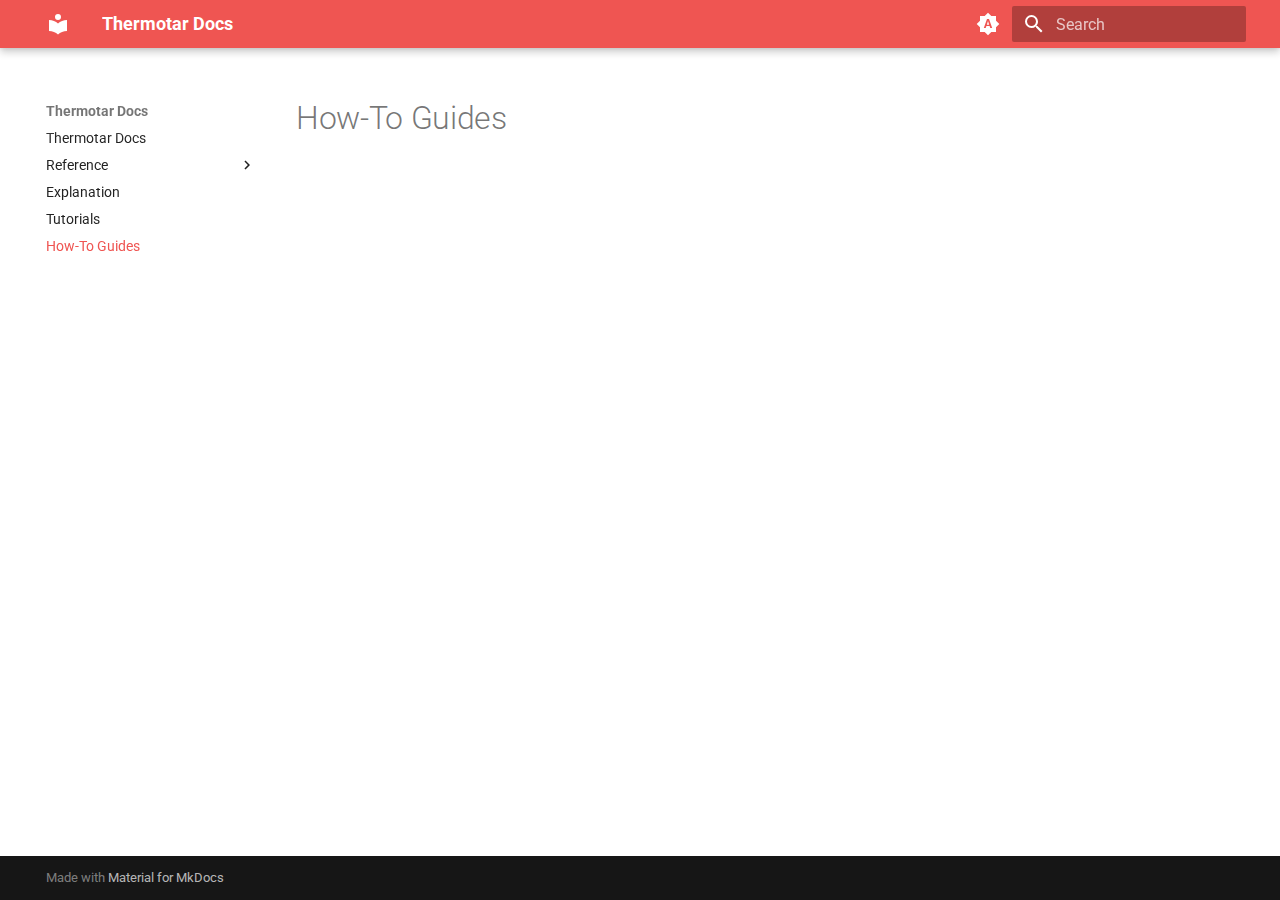
<file: how-to-guides/index.html>
<!doctype html>
<html lang="en" class="no-js">
  <head>
    
      <meta charset="utf-8">
      <meta name="viewport" content="width=device-width,initial-scale=1">
      
      
      
      
        <link rel="prev" href="../tutorials/">
      
      
      
      <link rel="icon" href="../assets/images/favicon.png">
      <meta name="generator" content="mkdocs-1.6.0, mkdocs-material-9.5.31">
    
    
      
        <title>How-To Guides - Thermotar Docs</title>
      
    
    
      <link rel="stylesheet" href="../assets/stylesheets/main.3cba04c6.min.css">
      
        
        <link rel="stylesheet" href="../assets/stylesheets/palette.06af60db.min.css">
      
      


    
    
      
    
    
      
        
        
        <link rel="preconnect" href="https://fonts.gstatic.com" crossorigin>
        <link rel="stylesheet" href="https://fonts.googleapis.com/css?family=Roboto:300,300i,400,400i,700,700i%7CRoboto+Mono:400,400i,700,700i&display=fallback">
        <style>:root{--md-text-font:"Roboto";--md-code-font:"Roboto Mono"}</style>
      
    
    
      <link rel="stylesheet" href="../assets/_mkdocstrings.css">
    
      <link rel="stylesheet" href="../stylesheets/extra.css">
    
    <script>__md_scope=new URL("..",location),__md_hash=e=>[...e].reduce((e,_)=>(e<<5)-e+_.charCodeAt(0),0),__md_get=(e,_=localStorage,t=__md_scope)=>JSON.parse(_.getItem(t.pathname+"."+e)),__md_set=(e,_,t=localStorage,a=__md_scope)=>{try{t.setItem(a.pathname+"."+e,JSON.stringify(_))}catch(e){}}</script>
    
      

    
    
    
  </head>
  
  
    
    
      
    
    
    
    
    <body dir="ltr" data-md-color-scheme="default" data-md-color-primary="indigo" data-md-color-accent="indigo">
  
    
    <input class="md-toggle" data-md-toggle="drawer" type="checkbox" id="__drawer" autocomplete="off">
    <input class="md-toggle" data-md-toggle="search" type="checkbox" id="__search" autocomplete="off">
    <label class="md-overlay" for="__drawer"></label>
    <div data-md-component="skip">
      
    </div>
    <div data-md-component="announce">
      
    </div>
    
    
      

  

<header class="md-header md-header--shadow" data-md-component="header">
  <nav class="md-header__inner md-grid" aria-label="Header">
    <a href=".." title="Thermotar Docs" class="md-header__button md-logo" aria-label="Thermotar Docs" data-md-component="logo">
      
  
  <svg xmlns="http://www.w3.org/2000/svg" viewBox="0 0 24 24"><path d="M12 8a3 3 0 0 0 3-3 3 3 0 0 0-3-3 3 3 0 0 0-3 3 3 3 0 0 0 3 3m0 3.54C9.64 9.35 6.5 8 3 8v11c3.5 0 6.64 1.35 9 3.54 2.36-2.19 5.5-3.54 9-3.54V8c-3.5 0-6.64 1.35-9 3.54Z"/></svg>

    </a>
    <label class="md-header__button md-icon" for="__drawer">
      
      <svg xmlns="http://www.w3.org/2000/svg" viewBox="0 0 24 24"><path d="M3 6h18v2H3V6m0 5h18v2H3v-2m0 5h18v2H3v-2Z"/></svg>
    </label>
    <div class="md-header__title" data-md-component="header-title">
      <div class="md-header__ellipsis">
        <div class="md-header__topic">
          <span class="md-ellipsis">
            Thermotar Docs
          </span>
        </div>
        <div class="md-header__topic" data-md-component="header-topic">
          <span class="md-ellipsis">
            
              How-To Guides
            
          </span>
        </div>
      </div>
    </div>
    
      
        <form class="md-header__option" data-md-component="palette">
  
    
    
    
    <input class="md-option" data-md-color-media="(prefers-color-scheme)" data-md-color-scheme="default" data-md-color-primary="indigo" data-md-color-accent="indigo"  aria-label="Switch to light mode"  type="radio" name="__palette" id="__palette_0">
    
      <label class="md-header__button md-icon" title="Switch to light mode" for="__palette_1" hidden>
        <svg xmlns="http://www.w3.org/2000/svg" viewBox="0 0 24 24"><path d="m14.3 16-.7-2h-3.2l-.7 2H7.8L11 7h2l3.2 9h-1.9M20 8.69V4h-4.69L12 .69 8.69 4H4v4.69L.69 12 4 15.31V20h4.69L12 23.31 15.31 20H20v-4.69L23.31 12 20 8.69m-9.15 3.96h2.3L12 9l-1.15 3.65Z"/></svg>
      </label>
    
  
    
    
    
    <input class="md-option" data-md-color-media="(prefers-color-scheme: light)" data-md-color-scheme="default" data-md-color-primary="red" data-md-color-accent="red"  aria-label="Switch to dark mode"  type="radio" name="__palette" id="__palette_1">
    
      <label class="md-header__button md-icon" title="Switch to dark mode" for="__palette_2" hidden>
        <svg xmlns="http://www.w3.org/2000/svg" viewBox="0 0 24 24"><path d="M12 8a4 4 0 0 0-4 4 4 4 0 0 0 4 4 4 4 0 0 0 4-4 4 4 0 0 0-4-4m0 10a6 6 0 0 1-6-6 6 6 0 0 1 6-6 6 6 0 0 1 6 6 6 6 0 0 1-6 6m8-9.31V4h-4.69L12 .69 8.69 4H4v4.69L.69 12 4 15.31V20h4.69L12 23.31 15.31 20H20v-4.69L23.31 12 20 8.69Z"/></svg>
      </label>
    
  
    
    
    
    <input class="md-option" data-md-color-media="(prefers-color-scheme: dark)" data-md-color-scheme="slate" data-md-color-primary="indigo" data-md-color-accent="indigo"  aria-label="Switch to light mode"  type="radio" name="__palette" id="__palette_2">
    
      <label class="md-header__button md-icon" title="Switch to light mode" for="__palette_0" hidden>
        <svg xmlns="http://www.w3.org/2000/svg" viewBox="0 0 24 24"><path d="M12 18c-.89 0-1.74-.2-2.5-.55C11.56 16.5 13 14.42 13 12c0-2.42-1.44-4.5-3.5-5.45C10.26 6.2 11.11 6 12 6a6 6 0 0 1 6 6 6 6 0 0 1-6 6m8-9.31V4h-4.69L12 .69 8.69 4H4v4.69L.69 12 4 15.31V20h4.69L12 23.31 15.31 20H20v-4.69L23.31 12 20 8.69Z"/></svg>
      </label>
    
  
</form>
      
    
    
      <script>var media,input,key,value,palette=__md_get("__palette");if(palette&&palette.color){"(prefers-color-scheme)"===palette.color.media&&(media=matchMedia("(prefers-color-scheme: light)"),input=document.querySelector(media.matches?"[data-md-color-media='(prefers-color-scheme: light)']":"[data-md-color-media='(prefers-color-scheme: dark)']"),palette.color.media=input.getAttribute("data-md-color-media"),palette.color.scheme=input.getAttribute("data-md-color-scheme"),palette.color.primary=input.getAttribute("data-md-color-primary"),palette.color.accent=input.getAttribute("data-md-color-accent"));for([key,value]of Object.entries(palette.color))document.body.setAttribute("data-md-color-"+key,value)}</script>
    
    
    
      <label class="md-header__button md-icon" for="__search">
        
        <svg xmlns="http://www.w3.org/2000/svg" viewBox="0 0 24 24"><path d="M9.5 3A6.5 6.5 0 0 1 16 9.5c0 1.61-.59 3.09-1.56 4.23l.27.27h.79l5 5-1.5 1.5-5-5v-.79l-.27-.27A6.516 6.516 0 0 1 9.5 16 6.5 6.5 0 0 1 3 9.5 6.5 6.5 0 0 1 9.5 3m0 2C7 5 5 7 5 9.5S7 14 9.5 14 14 12 14 9.5 12 5 9.5 5Z"/></svg>
      </label>
      <div class="md-search" data-md-component="search" role="dialog">
  <label class="md-search__overlay" for="__search"></label>
  <div class="md-search__inner" role="search">
    <form class="md-search__form" name="search">
      <input type="text" class="md-search__input" name="query" aria-label="Search" placeholder="Search" autocapitalize="off" autocorrect="off" autocomplete="off" spellcheck="false" data-md-component="search-query" required>
      <label class="md-search__icon md-icon" for="__search">
        
        <svg xmlns="http://www.w3.org/2000/svg" viewBox="0 0 24 24"><path d="M9.5 3A6.5 6.5 0 0 1 16 9.5c0 1.61-.59 3.09-1.56 4.23l.27.27h.79l5 5-1.5 1.5-5-5v-.79l-.27-.27A6.516 6.516 0 0 1 9.5 16 6.5 6.5 0 0 1 3 9.5 6.5 6.5 0 0 1 9.5 3m0 2C7 5 5 7 5 9.5S7 14 9.5 14 14 12 14 9.5 12 5 9.5 5Z"/></svg>
        
        <svg xmlns="http://www.w3.org/2000/svg" viewBox="0 0 24 24"><path d="M20 11v2H8l5.5 5.5-1.42 1.42L4.16 12l7.92-7.92L13.5 5.5 8 11h12Z"/></svg>
      </label>
      <nav class="md-search__options" aria-label="Search">
        
        <button type="reset" class="md-search__icon md-icon" title="Clear" aria-label="Clear" tabindex="-1">
          
          <svg xmlns="http://www.w3.org/2000/svg" viewBox="0 0 24 24"><path d="M19 6.41 17.59 5 12 10.59 6.41 5 5 6.41 10.59 12 5 17.59 6.41 19 12 13.41 17.59 19 19 17.59 13.41 12 19 6.41Z"/></svg>
        </button>
      </nav>
      
    </form>
    <div class="md-search__output">
      <div class="md-search__scrollwrap" tabindex="0" data-md-scrollfix>
        <div class="md-search-result" data-md-component="search-result">
          <div class="md-search-result__meta">
            Initializing search
          </div>
          <ol class="md-search-result__list" role="presentation"></ol>
        </div>
      </div>
    </div>
  </div>
</div>
    
    
  </nav>
  
</header>
    
    <div class="md-container" data-md-component="container">
      
      
        
          
        
      
      <main class="md-main" data-md-component="main">
        <div class="md-main__inner md-grid">
          
            
              
              <div class="md-sidebar md-sidebar--primary" data-md-component="sidebar" data-md-type="navigation" >
                <div class="md-sidebar__scrollwrap">
                  <div class="md-sidebar__inner">
                    



<nav class="md-nav md-nav--primary" aria-label="Navigation" data-md-level="0">
  <label class="md-nav__title" for="__drawer">
    <a href=".." title="Thermotar Docs" class="md-nav__button md-logo" aria-label="Thermotar Docs" data-md-component="logo">
      
  
  <svg xmlns="http://www.w3.org/2000/svg" viewBox="0 0 24 24"><path d="M12 8a3 3 0 0 0 3-3 3 3 0 0 0-3-3 3 3 0 0 0-3 3 3 3 0 0 0 3 3m0 3.54C9.64 9.35 6.5 8 3 8v11c3.5 0 6.64 1.35 9 3.54 2.36-2.19 5.5-3.54 9-3.54V8c-3.5 0-6.64 1.35-9 3.54Z"/></svg>

    </a>
    Thermotar Docs
  </label>
  
  <ul class="md-nav__list" data-md-scrollfix>
    
      
      
  
  
  
  
    <li class="md-nav__item">
      <a href=".." class="md-nav__link">
        
  
  <span class="md-ellipsis">
    Thermotar Docs
  </span>
  

      </a>
    </li>
  

    
      
      
  
  
  
  
    
    
    
    
    <li class="md-nav__item md-nav__item--nested">
      
        
        
        <input class="md-nav__toggle md-toggle " type="checkbox" id="__nav_2" >
        
          
          <label class="md-nav__link" for="__nav_2" id="__nav_2_label" tabindex="0">
            
  
  <span class="md-ellipsis">
    Reference
  </span>
  

            <span class="md-nav__icon md-icon"></span>
          </label>
        
        <nav class="md-nav" data-md-level="1" aria-labelledby="__nav_2_label" aria-expanded="false">
          <label class="md-nav__title" for="__nav_2">
            <span class="md-nav__icon md-icon"></span>
            Reference
          </label>
          <ul class="md-nav__list" data-md-scrollfix>
            
              
                
  
  
  
  
    <li class="md-nav__item">
      <a href="../reference/chunk/" class="md-nav__link">
        
  
  <span class="md-ellipsis">
    Chunk
  </span>
  

      </a>
    </li>
  

              
            
              
                
  
  
  
  
    <li class="md-nav__item">
      <a href="../reference/thermo/" class="md-nav__link">
        
  
  <span class="md-ellipsis">
    Thermo
  </span>
  

      </a>
    </li>
  

              
            
              
                
  
  
  
  
    <li class="md-nav__item">
      <a href="../reference/interface/" class="md-nav__link">
        
  
  <span class="md-ellipsis">
    Intersects
  </span>
  

      </a>
    </li>
  

              
            
          </ul>
        </nav>
      
    </li>
  

    
      
      
  
  
  
  
    <li class="md-nav__item">
      <a href="../explanation/" class="md-nav__link">
        
  
  <span class="md-ellipsis">
    Explanation
  </span>
  

      </a>
    </li>
  

    
      
      
  
  
  
  
    <li class="md-nav__item">
      <a href="../tutorials/" class="md-nav__link">
        
  
  <span class="md-ellipsis">
    Tutorials
  </span>
  

      </a>
    </li>
  

    
      
      
  
  
    
  
  
  
    <li class="md-nav__item md-nav__item--active">
      
      <input class="md-nav__toggle md-toggle" type="checkbox" id="__toc">
      
      
      
      <a href="./" class="md-nav__link md-nav__link--active">
        
  
  <span class="md-ellipsis">
    How-To Guides
  </span>
  

      </a>
      
    </li>
  

    
  </ul>
</nav>
                  </div>
                </div>
              </div>
            
            
              
              <div class="md-sidebar md-sidebar--secondary" data-md-component="sidebar" data-md-type="toc" >
                <div class="md-sidebar__scrollwrap">
                  <div class="md-sidebar__inner">
                    

<nav class="md-nav md-nav--secondary" aria-label="Table of contents">
  
  
  
  
</nav>
                  </div>
                </div>
              </div>
            
          
          
            <div class="md-content" data-md-component="content">
              <article class="md-content__inner md-typeset">
                
                  


  <h1>How-To Guides</h1>














                
              </article>
            </div>
          
          
<script>var target=document.getElementById(location.hash.slice(1));target&&target.name&&(target.checked=target.name.startsWith("__tabbed_"))</script>
        </div>
        
      </main>
      
        <footer class="md-footer">
  
  <div class="md-footer-meta md-typeset">
    <div class="md-footer-meta__inner md-grid">
      <div class="md-copyright">
  
  
    Made with
    <a href="https://squidfunk.github.io/mkdocs-material/" target="_blank" rel="noopener">
      Material for MkDocs
    </a>
  
</div>
      
    </div>
  </div>
</footer>
      
    </div>
    <div class="md-dialog" data-md-component="dialog">
      <div class="md-dialog__inner md-typeset"></div>
    </div>
    
    
    <script id="__config" type="application/json">{"base": "..", "features": ["content.code.copy"], "search": "../assets/javascripts/workers/search.b8dbb3d2.min.js", "translations": {"clipboard.copied": "Copied to clipboard", "clipboard.copy": "Copy to clipboard", "search.result.more.one": "1 more on this page", "search.result.more.other": "# more on this page", "search.result.none": "No matching documents", "search.result.one": "1 matching document", "search.result.other": "# matching documents", "search.result.placeholder": "Type to start searching", "search.result.term.missing": "Missing", "select.version": "Select version"}}</script>
    
    
      <script src="../assets/javascripts/bundle.fe8b6f2b.min.js"></script>
      
    
  </body>
</html>
</file>
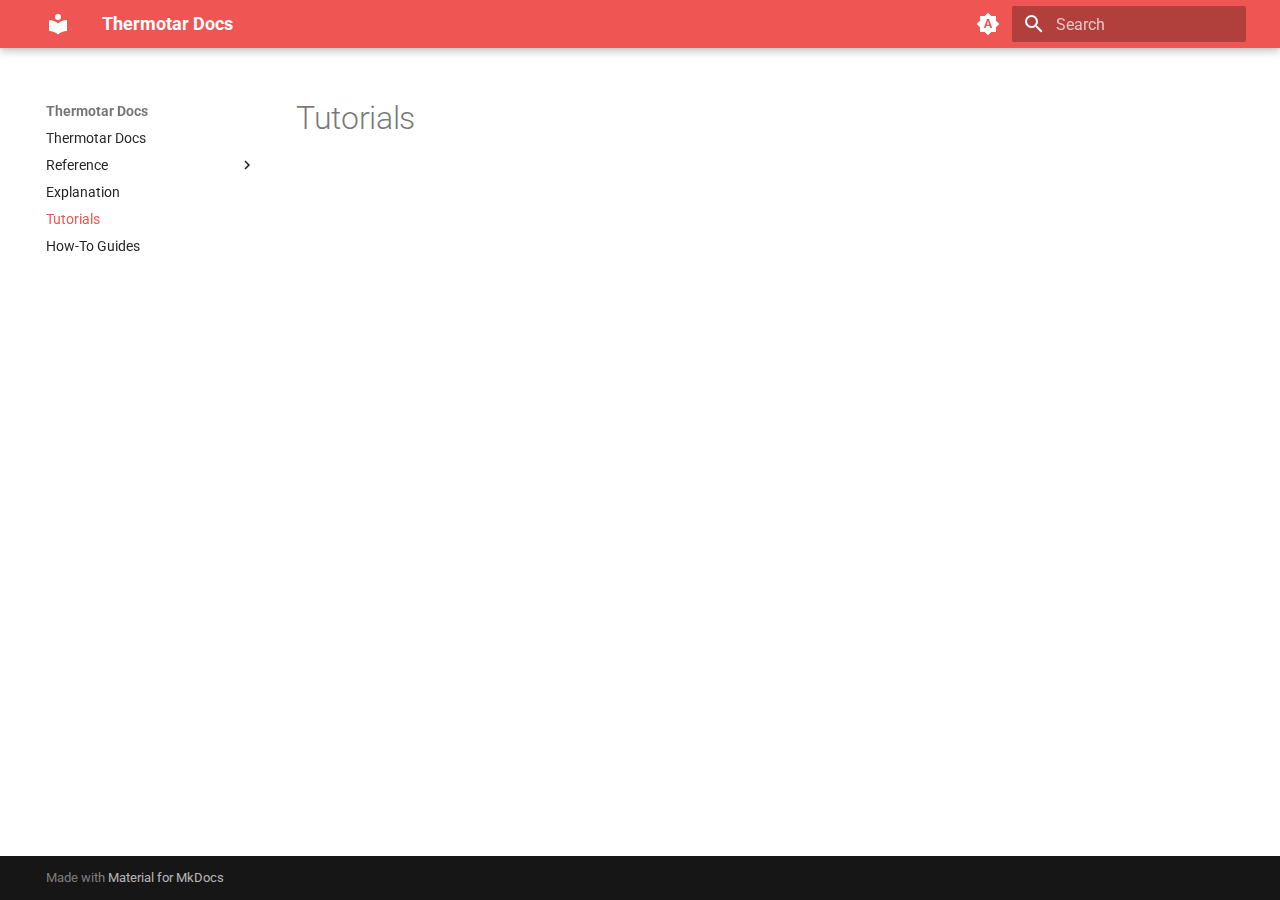
<file: tutorials/index.html>
<!doctype html>
<html lang="en" class="no-js">
  <head>
    
      <meta charset="utf-8">
      <meta name="viewport" content="width=device-width,initial-scale=1">
      
      
      
      
        <link rel="prev" href="../explanation/">
      
      
        <link rel="next" href="../how-to-guides/">
      
      
      <link rel="icon" href="../assets/images/favicon.png">
      <meta name="generator" content="mkdocs-1.6.0, mkdocs-material-9.5.31">
    
    
      
        <title>Tutorials - Thermotar Docs</title>
      
    
    
      <link rel="stylesheet" href="../assets/stylesheets/main.3cba04c6.min.css">
      
        
        <link rel="stylesheet" href="../assets/stylesheets/palette.06af60db.min.css">
      
      


    
    
      
    
    
      
        
        
        <link rel="preconnect" href="https://fonts.gstatic.com" crossorigin>
        <link rel="stylesheet" href="https://fonts.googleapis.com/css?family=Roboto:300,300i,400,400i,700,700i%7CRoboto+Mono:400,400i,700,700i&display=fallback">
        <style>:root{--md-text-font:"Roboto";--md-code-font:"Roboto Mono"}</style>
      
    
    
      <link rel="stylesheet" href="../assets/_mkdocstrings.css">
    
      <link rel="stylesheet" href="../stylesheets/extra.css">
    
    <script>__md_scope=new URL("..",location),__md_hash=e=>[...e].reduce((e,_)=>(e<<5)-e+_.charCodeAt(0),0),__md_get=(e,_=localStorage,t=__md_scope)=>JSON.parse(_.getItem(t.pathname+"."+e)),__md_set=(e,_,t=localStorage,a=__md_scope)=>{try{t.setItem(a.pathname+"."+e,JSON.stringify(_))}catch(e){}}</script>
    
      

    
    
    
  </head>
  
  
    
    
      
    
    
    
    
    <body dir="ltr" data-md-color-scheme="default" data-md-color-primary="indigo" data-md-color-accent="indigo">
  
    
    <input class="md-toggle" data-md-toggle="drawer" type="checkbox" id="__drawer" autocomplete="off">
    <input class="md-toggle" data-md-toggle="search" type="checkbox" id="__search" autocomplete="off">
    <label class="md-overlay" for="__drawer"></label>
    <div data-md-component="skip">
      
    </div>
    <div data-md-component="announce">
      
    </div>
    
    
      

  

<header class="md-header md-header--shadow" data-md-component="header">
  <nav class="md-header__inner md-grid" aria-label="Header">
    <a href=".." title="Thermotar Docs" class="md-header__button md-logo" aria-label="Thermotar Docs" data-md-component="logo">
      
  
  <svg xmlns="http://www.w3.org/2000/svg" viewBox="0 0 24 24"><path d="M12 8a3 3 0 0 0 3-3 3 3 0 0 0-3-3 3 3 0 0 0-3 3 3 3 0 0 0 3 3m0 3.54C9.64 9.35 6.5 8 3 8v11c3.5 0 6.64 1.35 9 3.54 2.36-2.19 5.5-3.54 9-3.54V8c-3.5 0-6.64 1.35-9 3.54Z"/></svg>

    </a>
    <label class="md-header__button md-icon" for="__drawer">
      
      <svg xmlns="http://www.w3.org/2000/svg" viewBox="0 0 24 24"><path d="M3 6h18v2H3V6m0 5h18v2H3v-2m0 5h18v2H3v-2Z"/></svg>
    </label>
    <div class="md-header__title" data-md-component="header-title">
      <div class="md-header__ellipsis">
        <div class="md-header__topic">
          <span class="md-ellipsis">
            Thermotar Docs
          </span>
        </div>
        <div class="md-header__topic" data-md-component="header-topic">
          <span class="md-ellipsis">
            
              Tutorials
            
          </span>
        </div>
      </div>
    </div>
    
      
        <form class="md-header__option" data-md-component="palette">
  
    
    
    
    <input class="md-option" data-md-color-media="(prefers-color-scheme)" data-md-color-scheme="default" data-md-color-primary="indigo" data-md-color-accent="indigo"  aria-label="Switch to light mode"  type="radio" name="__palette" id="__palette_0">
    
      <label class="md-header__button md-icon" title="Switch to light mode" for="__palette_1" hidden>
        <svg xmlns="http://www.w3.org/2000/svg" viewBox="0 0 24 24"><path d="m14.3 16-.7-2h-3.2l-.7 2H7.8L11 7h2l3.2 9h-1.9M20 8.69V4h-4.69L12 .69 8.69 4H4v4.69L.69 12 4 15.31V20h4.69L12 23.31 15.31 20H20v-4.69L23.31 12 20 8.69m-9.15 3.96h2.3L12 9l-1.15 3.65Z"/></svg>
      </label>
    
  
    
    
    
    <input class="md-option" data-md-color-media="(prefers-color-scheme: light)" data-md-color-scheme="default" data-md-color-primary="red" data-md-color-accent="red"  aria-label="Switch to dark mode"  type="radio" name="__palette" id="__palette_1">
    
      <label class="md-header__button md-icon" title="Switch to dark mode" for="__palette_2" hidden>
        <svg xmlns="http://www.w3.org/2000/svg" viewBox="0 0 24 24"><path d="M12 8a4 4 0 0 0-4 4 4 4 0 0 0 4 4 4 4 0 0 0 4-4 4 4 0 0 0-4-4m0 10a6 6 0 0 1-6-6 6 6 0 0 1 6-6 6 6 0 0 1 6 6 6 6 0 0 1-6 6m8-9.31V4h-4.69L12 .69 8.69 4H4v4.69L.69 12 4 15.31V20h4.69L12 23.31 15.31 20H20v-4.69L23.31 12 20 8.69Z"/></svg>
      </label>
    
  
    
    
    
    <input class="md-option" data-md-color-media="(prefers-color-scheme: dark)" data-md-color-scheme="slate" data-md-color-primary="indigo" data-md-color-accent="indigo"  aria-label="Switch to light mode"  type="radio" name="__palette" id="__palette_2">
    
      <label class="md-header__button md-icon" title="Switch to light mode" for="__palette_0" hidden>
        <svg xmlns="http://www.w3.org/2000/svg" viewBox="0 0 24 24"><path d="M12 18c-.89 0-1.74-.2-2.5-.55C11.56 16.5 13 14.42 13 12c0-2.42-1.44-4.5-3.5-5.45C10.26 6.2 11.11 6 12 6a6 6 0 0 1 6 6 6 6 0 0 1-6 6m8-9.31V4h-4.69L12 .69 8.69 4H4v4.69L.69 12 4 15.31V20h4.69L12 23.31 15.31 20H20v-4.69L23.31 12 20 8.69Z"/></svg>
      </label>
    
  
</form>
      
    
    
      <script>var media,input,key,value,palette=__md_get("__palette");if(palette&&palette.color){"(prefers-color-scheme)"===palette.color.media&&(media=matchMedia("(prefers-color-scheme: light)"),input=document.querySelector(media.matches?"[data-md-color-media='(prefers-color-scheme: light)']":"[data-md-color-media='(prefers-color-scheme: dark)']"),palette.color.media=input.getAttribute("data-md-color-media"),palette.color.scheme=input.getAttribute("data-md-color-scheme"),palette.color.primary=input.getAttribute("data-md-color-primary"),palette.color.accent=input.getAttribute("data-md-color-accent"));for([key,value]of Object.entries(palette.color))document.body.setAttribute("data-md-color-"+key,value)}</script>
    
    
    
      <label class="md-header__button md-icon" for="__search">
        
        <svg xmlns="http://www.w3.org/2000/svg" viewBox="0 0 24 24"><path d="M9.5 3A6.5 6.5 0 0 1 16 9.5c0 1.61-.59 3.09-1.56 4.23l.27.27h.79l5 5-1.5 1.5-5-5v-.79l-.27-.27A6.516 6.516 0 0 1 9.5 16 6.5 6.5 0 0 1 3 9.5 6.5 6.5 0 0 1 9.5 3m0 2C7 5 5 7 5 9.5S7 14 9.5 14 14 12 14 9.5 12 5 9.5 5Z"/></svg>
      </label>
      <div class="md-search" data-md-component="search" role="dialog">
  <label class="md-search__overlay" for="__search"></label>
  <div class="md-search__inner" role="search">
    <form class="md-search__form" name="search">
      <input type="text" class="md-search__input" name="query" aria-label="Search" placeholder="Search" autocapitalize="off" autocorrect="off" autocomplete="off" spellcheck="false" data-md-component="search-query" required>
      <label class="md-search__icon md-icon" for="__search">
        
        <svg xmlns="http://www.w3.org/2000/svg" viewBox="0 0 24 24"><path d="M9.5 3A6.5 6.5 0 0 1 16 9.5c0 1.61-.59 3.09-1.56 4.23l.27.27h.79l5 5-1.5 1.5-5-5v-.79l-.27-.27A6.516 6.516 0 0 1 9.5 16 6.5 6.5 0 0 1 3 9.5 6.5 6.5 0 0 1 9.5 3m0 2C7 5 5 7 5 9.5S7 14 9.5 14 14 12 14 9.5 12 5 9.5 5Z"/></svg>
        
        <svg xmlns="http://www.w3.org/2000/svg" viewBox="0 0 24 24"><path d="M20 11v2H8l5.5 5.5-1.42 1.42L4.16 12l7.92-7.92L13.5 5.5 8 11h12Z"/></svg>
      </label>
      <nav class="md-search__options" aria-label="Search">
        
        <button type="reset" class="md-search__icon md-icon" title="Clear" aria-label="Clear" tabindex="-1">
          
          <svg xmlns="http://www.w3.org/2000/svg" viewBox="0 0 24 24"><path d="M19 6.41 17.59 5 12 10.59 6.41 5 5 6.41 10.59 12 5 17.59 6.41 19 12 13.41 17.59 19 19 17.59 13.41 12 19 6.41Z"/></svg>
        </button>
      </nav>
      
    </form>
    <div class="md-search__output">
      <div class="md-search__scrollwrap" tabindex="0" data-md-scrollfix>
        <div class="md-search-result" data-md-component="search-result">
          <div class="md-search-result__meta">
            Initializing search
          </div>
          <ol class="md-search-result__list" role="presentation"></ol>
        </div>
      </div>
    </div>
  </div>
</div>
    
    
  </nav>
  
</header>
    
    <div class="md-container" data-md-component="container">
      
      
        
          
        
      
      <main class="md-main" data-md-component="main">
        <div class="md-main__inner md-grid">
          
            
              
              <div class="md-sidebar md-sidebar--primary" data-md-component="sidebar" data-md-type="navigation" >
                <div class="md-sidebar__scrollwrap">
                  <div class="md-sidebar__inner">
                    



<nav class="md-nav md-nav--primary" aria-label="Navigation" data-md-level="0">
  <label class="md-nav__title" for="__drawer">
    <a href=".." title="Thermotar Docs" class="md-nav__button md-logo" aria-label="Thermotar Docs" data-md-component="logo">
      
  
  <svg xmlns="http://www.w3.org/2000/svg" viewBox="0 0 24 24"><path d="M12 8a3 3 0 0 0 3-3 3 3 0 0 0-3-3 3 3 0 0 0-3 3 3 3 0 0 0 3 3m0 3.54C9.64 9.35 6.5 8 3 8v11c3.5 0 6.64 1.35 9 3.54 2.36-2.19 5.5-3.54 9-3.54V8c-3.5 0-6.64 1.35-9 3.54Z"/></svg>

    </a>
    Thermotar Docs
  </label>
  
  <ul class="md-nav__list" data-md-scrollfix>
    
      
      
  
  
  
  
    <li class="md-nav__item">
      <a href=".." class="md-nav__link">
        
  
  <span class="md-ellipsis">
    Thermotar Docs
  </span>
  

      </a>
    </li>
  

    
      
      
  
  
  
  
    
    
    
    
    <li class="md-nav__item md-nav__item--nested">
      
        
        
        <input class="md-nav__toggle md-toggle " type="checkbox" id="__nav_2" >
        
          
          <label class="md-nav__link" for="__nav_2" id="__nav_2_label" tabindex="0">
            
  
  <span class="md-ellipsis">
    Reference
  </span>
  

            <span class="md-nav__icon md-icon"></span>
          </label>
        
        <nav class="md-nav" data-md-level="1" aria-labelledby="__nav_2_label" aria-expanded="false">
          <label class="md-nav__title" for="__nav_2">
            <span class="md-nav__icon md-icon"></span>
            Reference
          </label>
          <ul class="md-nav__list" data-md-scrollfix>
            
              
                
  
  
  
  
    <li class="md-nav__item">
      <a href="../reference/chunk/" class="md-nav__link">
        
  
  <span class="md-ellipsis">
    Chunk
  </span>
  

      </a>
    </li>
  

              
            
              
                
  
  
  
  
    <li class="md-nav__item">
      <a href="../reference/thermo/" class="md-nav__link">
        
  
  <span class="md-ellipsis">
    Thermo
  </span>
  

      </a>
    </li>
  

              
            
              
                
  
  
  
  
    <li class="md-nav__item">
      <a href="../reference/interface/" class="md-nav__link">
        
  
  <span class="md-ellipsis">
    Intersects
  </span>
  

      </a>
    </li>
  

              
            
          </ul>
        </nav>
      
    </li>
  

    
      
      
  
  
  
  
    <li class="md-nav__item">
      <a href="../explanation/" class="md-nav__link">
        
  
  <span class="md-ellipsis">
    Explanation
  </span>
  

      </a>
    </li>
  

    
      
      
  
  
    
  
  
  
    <li class="md-nav__item md-nav__item--active">
      
      <input class="md-nav__toggle md-toggle" type="checkbox" id="__toc">
      
      
      
      <a href="./" class="md-nav__link md-nav__link--active">
        
  
  <span class="md-ellipsis">
    Tutorials
  </span>
  

      </a>
      
    </li>
  

    
      
      
  
  
  
  
    <li class="md-nav__item">
      <a href="../how-to-guides/" class="md-nav__link">
        
  
  <span class="md-ellipsis">
    How-To Guides
  </span>
  

      </a>
    </li>
  

    
  </ul>
</nav>
                  </div>
                </div>
              </div>
            
            
              
              <div class="md-sidebar md-sidebar--secondary" data-md-component="sidebar" data-md-type="toc" >
                <div class="md-sidebar__scrollwrap">
                  <div class="md-sidebar__inner">
                    

<nav class="md-nav md-nav--secondary" aria-label="Table of contents">
  
  
  
  
</nav>
                  </div>
                </div>
              </div>
            
          
          
            <div class="md-content" data-md-component="content">
              <article class="md-content__inner md-typeset">
                
                  


  <h1>Tutorials</h1>














                
              </article>
            </div>
          
          
<script>var target=document.getElementById(location.hash.slice(1));target&&target.name&&(target.checked=target.name.startsWith("__tabbed_"))</script>
        </div>
        
      </main>
      
        <footer class="md-footer">
  
  <div class="md-footer-meta md-typeset">
    <div class="md-footer-meta__inner md-grid">
      <div class="md-copyright">
  
  
    Made with
    <a href="https://squidfunk.github.io/mkdocs-material/" target="_blank" rel="noopener">
      Material for MkDocs
    </a>
  
</div>
      
    </div>
  </div>
</footer>
      
    </div>
    <div class="md-dialog" data-md-component="dialog">
      <div class="md-dialog__inner md-typeset"></div>
    </div>
    
    
    <script id="__config" type="application/json">{"base": "..", "features": ["content.code.copy"], "search": "../assets/javascripts/workers/search.b8dbb3d2.min.js", "translations": {"clipboard.copied": "Copied to clipboard", "clipboard.copy": "Copy to clipboard", "search.result.more.one": "1 more on this page", "search.result.more.other": "# more on this page", "search.result.none": "No matching documents", "search.result.one": "1 matching document", "search.result.other": "# matching documents", "search.result.placeholder": "Type to start searching", "search.result.term.missing": "Missing", "select.version": "Select version"}}</script>
    
    
      <script src="../assets/javascripts/bundle.fe8b6f2b.min.js"></script>
      
    
  </body>
</html>
</file>
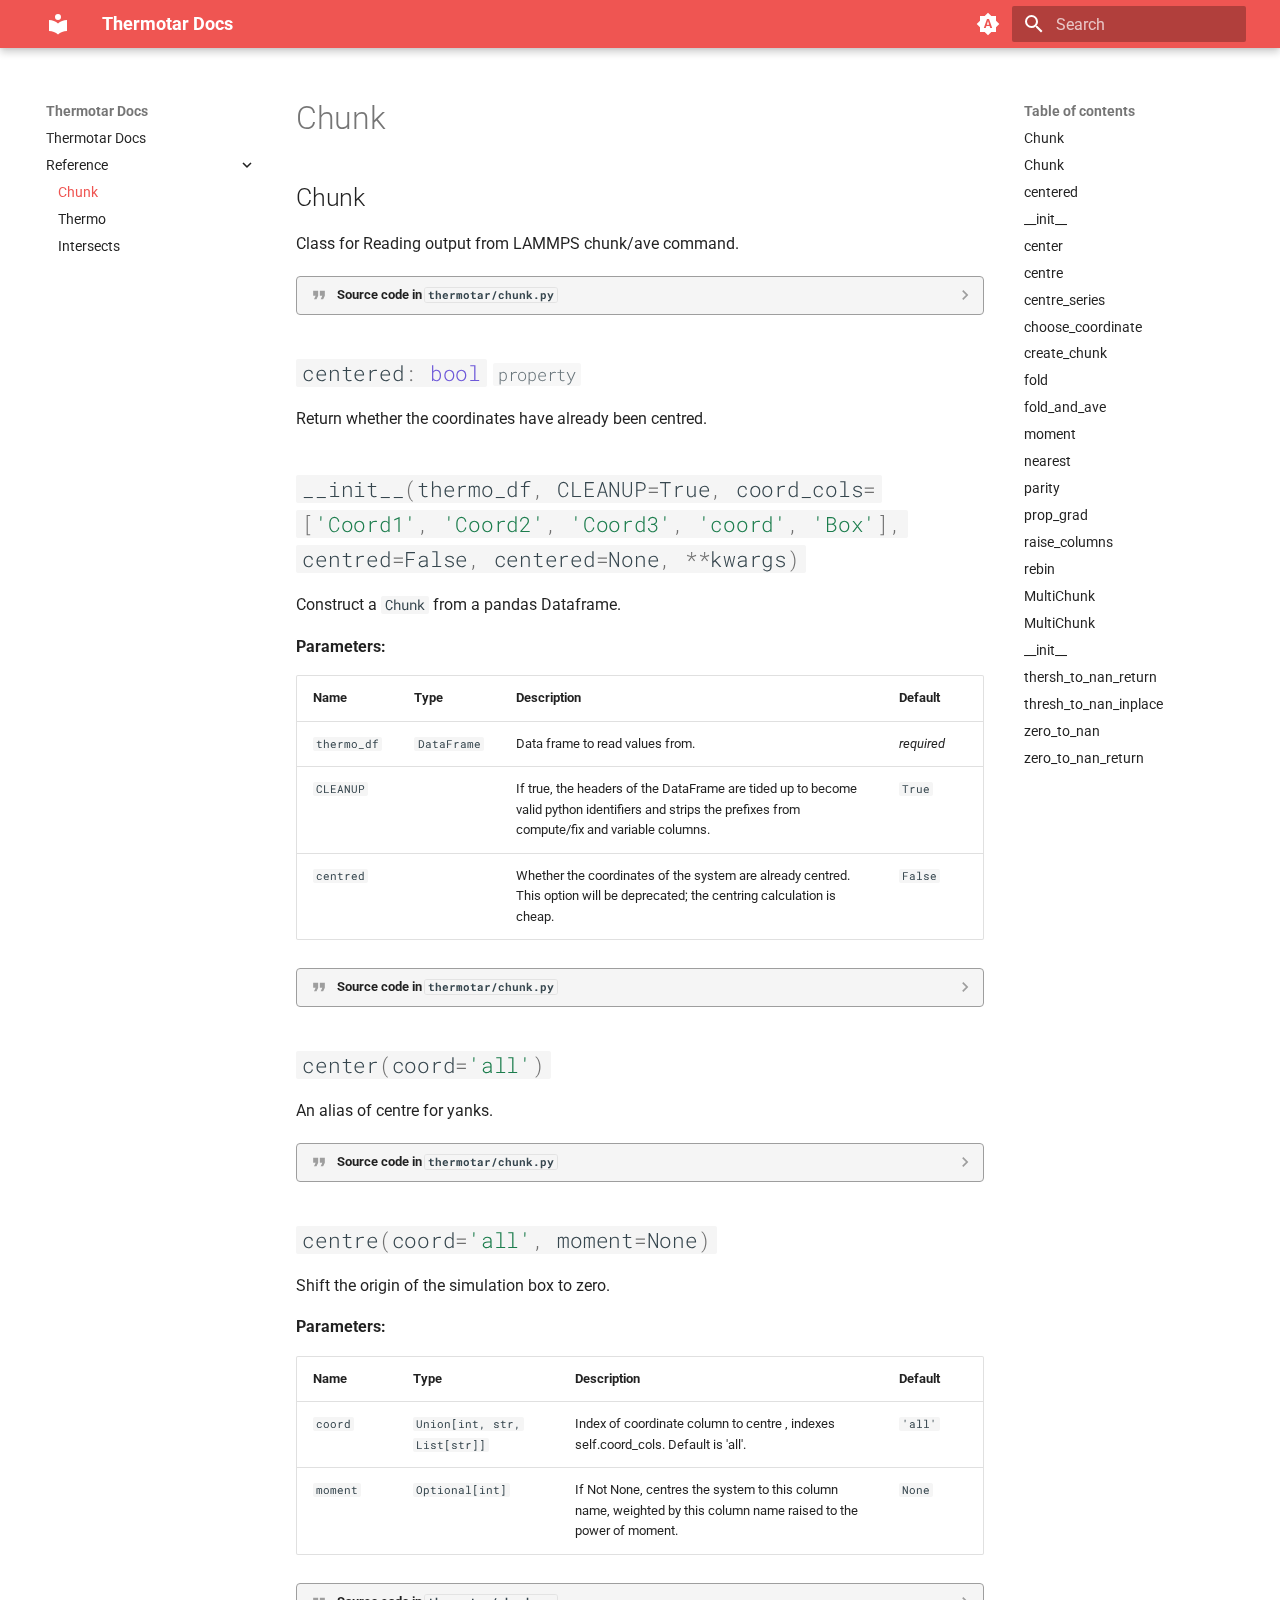
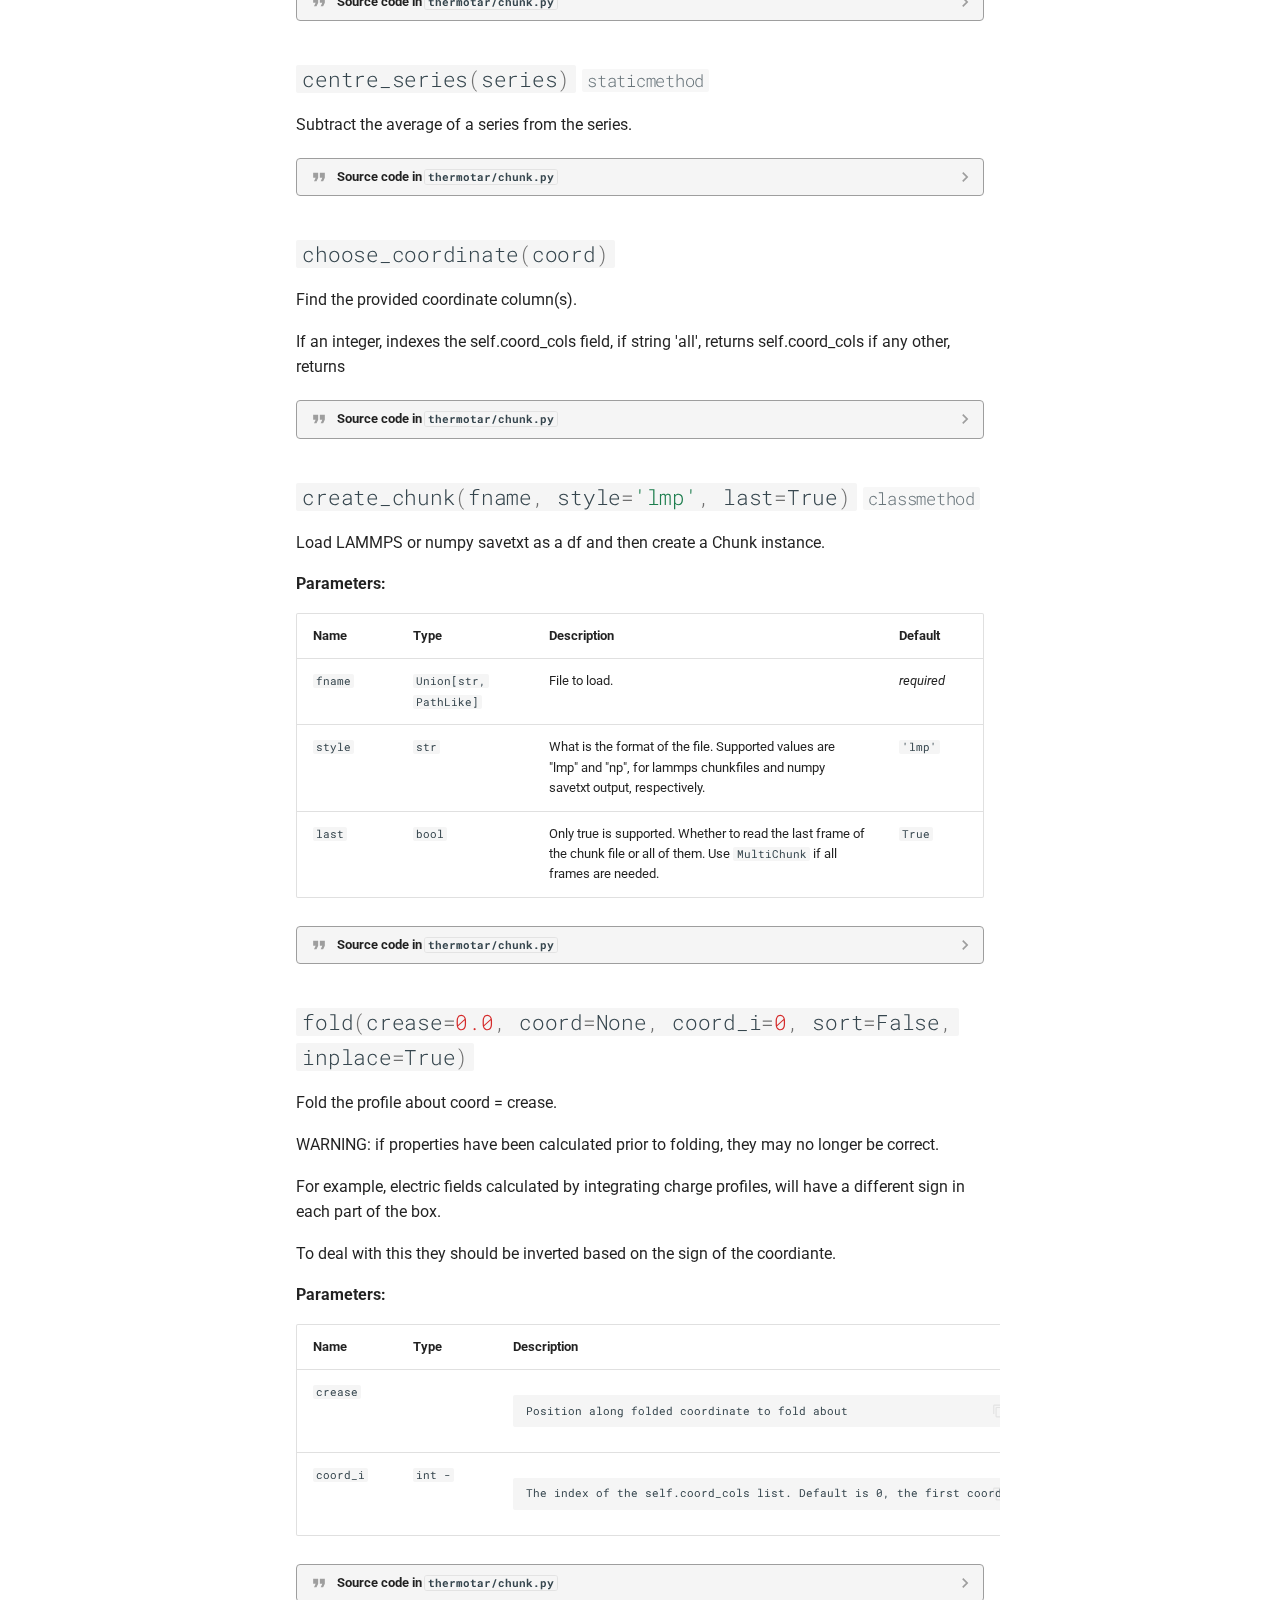
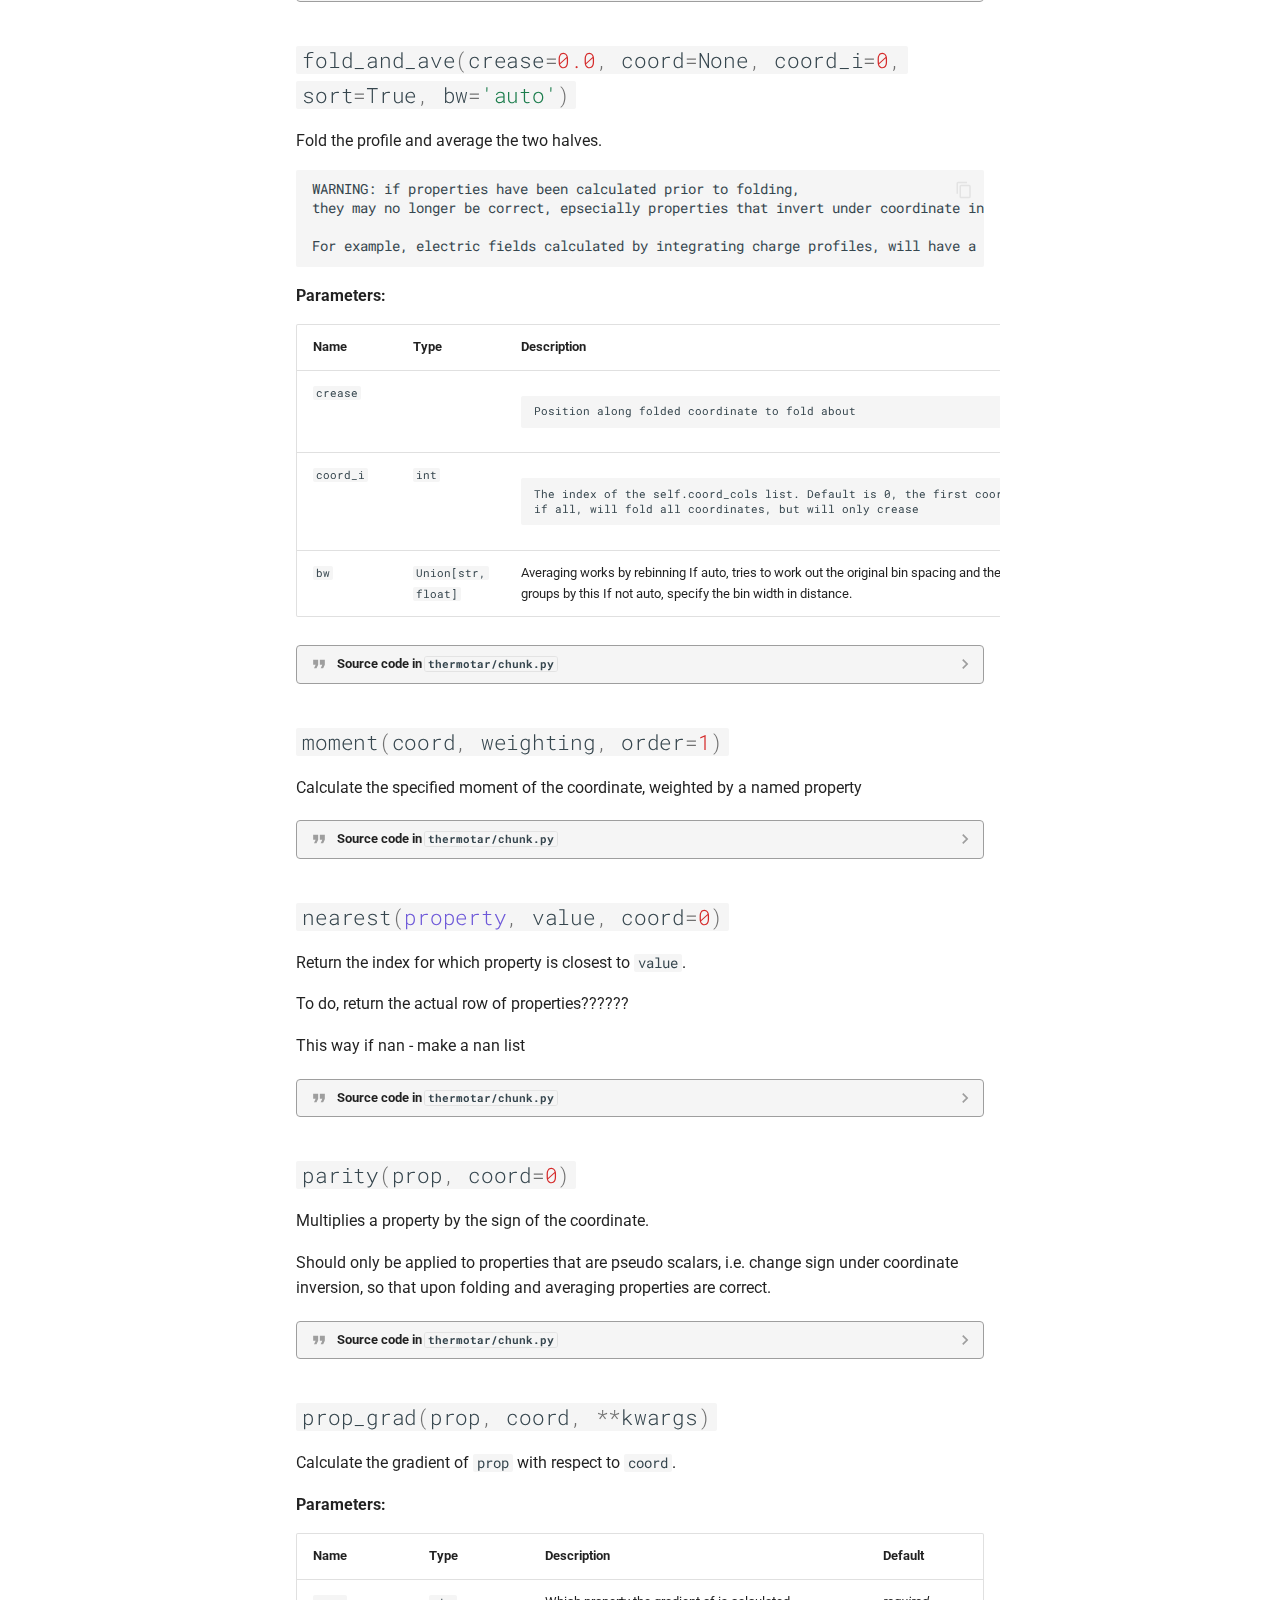
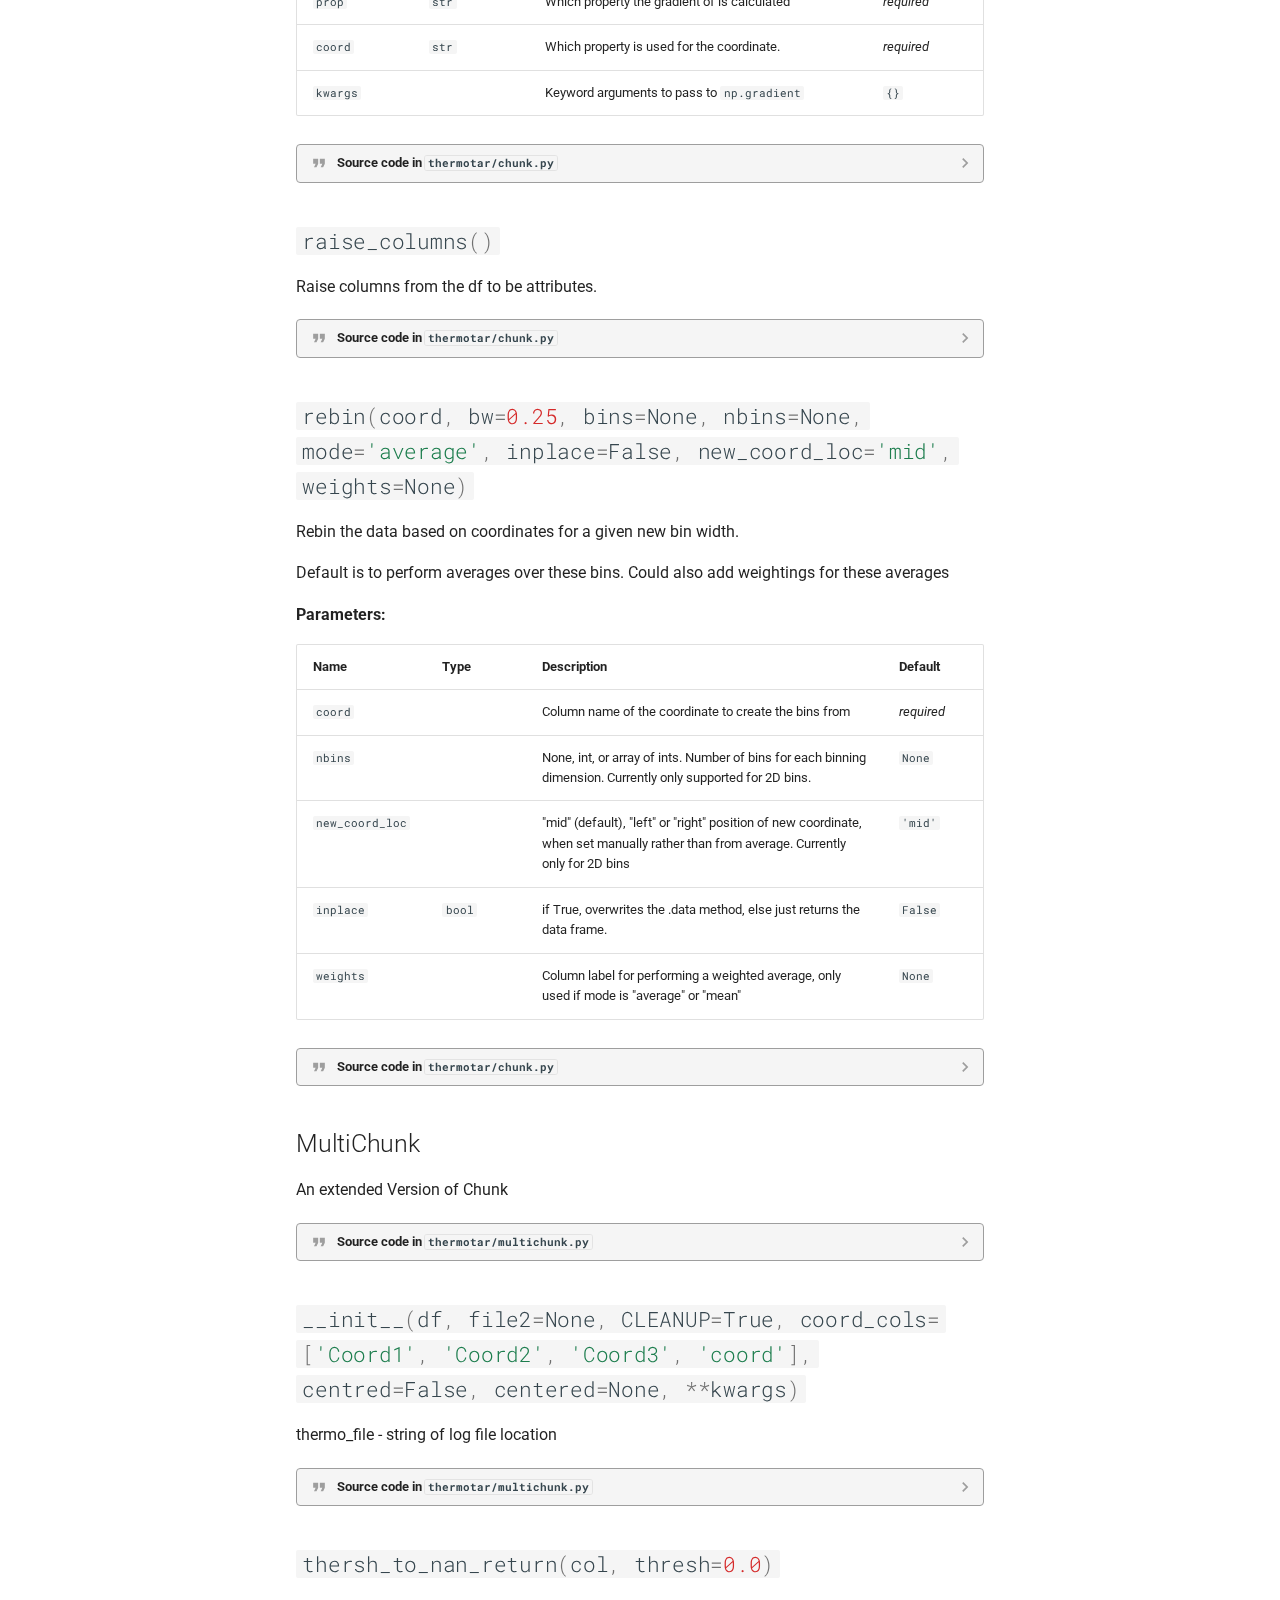
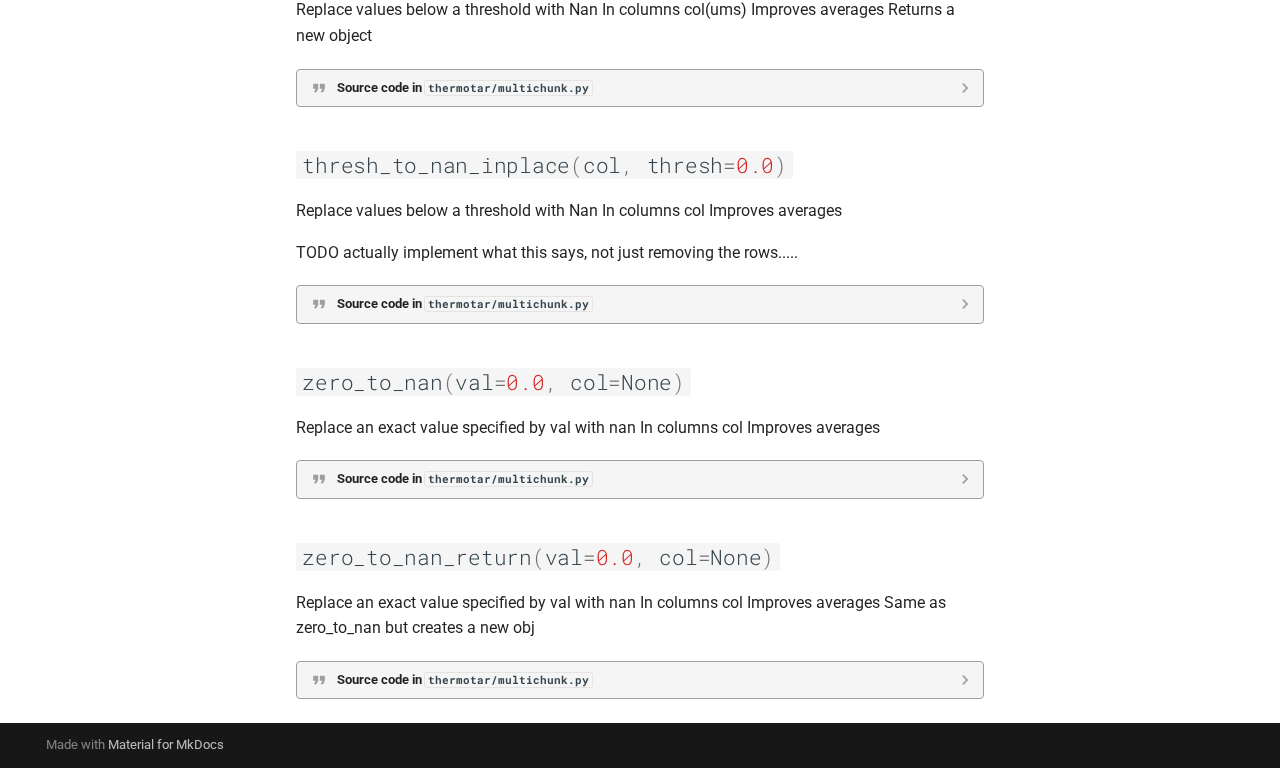
<file: reference/chunk/index.html>
<!doctype html>
<html lang="en" class="no-js">
  <head>
    
      <meta charset="utf-8">
      <meta name="viewport" content="width=device-width,initial-scale=1">
      
      
      
      
        <link rel="prev" href="../..">
      
      
        <link rel="next" href="../thermo/">
      
      
      <link rel="icon" href="../../assets/images/favicon.png">
      <meta name="generator" content="mkdocs-1.6.0, mkdocs-material-9.5.31">
    
    
      
        <title>Chunk - Thermotar Docs</title>
      
    
    
      <link rel="stylesheet" href="../../assets/stylesheets/main.3cba04c6.min.css">
      
        
        <link rel="stylesheet" href="../../assets/stylesheets/palette.06af60db.min.css">
      
      


    
    
      
    
    
      
        
        
        <link rel="preconnect" href="https://fonts.gstatic.com" crossorigin>
        <link rel="stylesheet" href="https://fonts.googleapis.com/css?family=Roboto:300,300i,400,400i,700,700i%7CRoboto+Mono:400,400i,700,700i&display=fallback">
        <style>:root{--md-text-font:"Roboto";--md-code-font:"Roboto Mono"}</style>
      
    
    
      <link rel="stylesheet" href="../../assets/_mkdocstrings.css">
    
      <link rel="stylesheet" href="../../stylesheets/extra.css">
    
    <script>__md_scope=new URL("../..",location),__md_hash=e=>[...e].reduce((e,_)=>(e<<5)-e+_.charCodeAt(0),0),__md_get=(e,_=localStorage,t=__md_scope)=>JSON.parse(_.getItem(t.pathname+"."+e)),__md_set=(e,_,t=localStorage,a=__md_scope)=>{try{t.setItem(a.pathname+"."+e,JSON.stringify(_))}catch(e){}}</script>
    
      

    
    
    
  </head>
  
  
    
    
      
    
    
    
    
    <body dir="ltr" data-md-color-scheme="default" data-md-color-primary="indigo" data-md-color-accent="indigo">
  
    
    <input class="md-toggle" data-md-toggle="drawer" type="checkbox" id="__drawer" autocomplete="off">
    <input class="md-toggle" data-md-toggle="search" type="checkbox" id="__search" autocomplete="off">
    <label class="md-overlay" for="__drawer"></label>
    <div data-md-component="skip">
      
        
        <a href="#chunk" class="md-skip">
          Skip to content
        </a>
      
    </div>
    <div data-md-component="announce">
      
    </div>
    
    
      

  

<header class="md-header md-header--shadow" data-md-component="header">
  <nav class="md-header__inner md-grid" aria-label="Header">
    <a href="../.." title="Thermotar Docs" class="md-header__button md-logo" aria-label="Thermotar Docs" data-md-component="logo">
      
  
  <svg xmlns="http://www.w3.org/2000/svg" viewBox="0 0 24 24"><path d="M12 8a3 3 0 0 0 3-3 3 3 0 0 0-3-3 3 3 0 0 0-3 3 3 3 0 0 0 3 3m0 3.54C9.64 9.35 6.5 8 3 8v11c3.5 0 6.64 1.35 9 3.54 2.36-2.19 5.5-3.54 9-3.54V8c-3.5 0-6.64 1.35-9 3.54Z"/></svg>

    </a>
    <label class="md-header__button md-icon" for="__drawer">
      
      <svg xmlns="http://www.w3.org/2000/svg" viewBox="0 0 24 24"><path d="M3 6h18v2H3V6m0 5h18v2H3v-2m0 5h18v2H3v-2Z"/></svg>
    </label>
    <div class="md-header__title" data-md-component="header-title">
      <div class="md-header__ellipsis">
        <div class="md-header__topic">
          <span class="md-ellipsis">
            Thermotar Docs
          </span>
        </div>
        <div class="md-header__topic" data-md-component="header-topic">
          <span class="md-ellipsis">
            
              Chunk
            
          </span>
        </div>
      </div>
    </div>
    
      
        <form class="md-header__option" data-md-component="palette">
  
    
    
    
    <input class="md-option" data-md-color-media="(prefers-color-scheme)" data-md-color-scheme="default" data-md-color-primary="indigo" data-md-color-accent="indigo"  aria-label="Switch to light mode"  type="radio" name="__palette" id="__palette_0">
    
      <label class="md-header__button md-icon" title="Switch to light mode" for="__palette_1" hidden>
        <svg xmlns="http://www.w3.org/2000/svg" viewBox="0 0 24 24"><path d="m14.3 16-.7-2h-3.2l-.7 2H7.8L11 7h2l3.2 9h-1.9M20 8.69V4h-4.69L12 .69 8.69 4H4v4.69L.69 12 4 15.31V20h4.69L12 23.31 15.31 20H20v-4.69L23.31 12 20 8.69m-9.15 3.96h2.3L12 9l-1.15 3.65Z"/></svg>
      </label>
    
  
    
    
    
    <input class="md-option" data-md-color-media="(prefers-color-scheme: light)" data-md-color-scheme="default" data-md-color-primary="red" data-md-color-accent="red"  aria-label="Switch to dark mode"  type="radio" name="__palette" id="__palette_1">
    
      <label class="md-header__button md-icon" title="Switch to dark mode" for="__palette_2" hidden>
        <svg xmlns="http://www.w3.org/2000/svg" viewBox="0 0 24 24"><path d="M12 8a4 4 0 0 0-4 4 4 4 0 0 0 4 4 4 4 0 0 0 4-4 4 4 0 0 0-4-4m0 10a6 6 0 0 1-6-6 6 6 0 0 1 6-6 6 6 0 0 1 6 6 6 6 0 0 1-6 6m8-9.31V4h-4.69L12 .69 8.69 4H4v4.69L.69 12 4 15.31V20h4.69L12 23.31 15.31 20H20v-4.69L23.31 12 20 8.69Z"/></svg>
      </label>
    
  
    
    
    
    <input class="md-option" data-md-color-media="(prefers-color-scheme: dark)" data-md-color-scheme="slate" data-md-color-primary="indigo" data-md-color-accent="indigo"  aria-label="Switch to light mode"  type="radio" name="__palette" id="__palette_2">
    
      <label class="md-header__button md-icon" title="Switch to light mode" for="__palette_0" hidden>
        <svg xmlns="http://www.w3.org/2000/svg" viewBox="0 0 24 24"><path d="M12 18c-.89 0-1.74-.2-2.5-.55C11.56 16.5 13 14.42 13 12c0-2.42-1.44-4.5-3.5-5.45C10.26 6.2 11.11 6 12 6a6 6 0 0 1 6 6 6 6 0 0 1-6 6m8-9.31V4h-4.69L12 .69 8.69 4H4v4.69L.69 12 4 15.31V20h4.69L12 23.31 15.31 20H20v-4.69L23.31 12 20 8.69Z"/></svg>
      </label>
    
  
</form>
      
    
    
      <script>var media,input,key,value,palette=__md_get("__palette");if(palette&&palette.color){"(prefers-color-scheme)"===palette.color.media&&(media=matchMedia("(prefers-color-scheme: light)"),input=document.querySelector(media.matches?"[data-md-color-media='(prefers-color-scheme: light)']":"[data-md-color-media='(prefers-color-scheme: dark)']"),palette.color.media=input.getAttribute("data-md-color-media"),palette.color.scheme=input.getAttribute("data-md-color-scheme"),palette.color.primary=input.getAttribute("data-md-color-primary"),palette.color.accent=input.getAttribute("data-md-color-accent"));for([key,value]of Object.entries(palette.color))document.body.setAttribute("data-md-color-"+key,value)}</script>
    
    
    
      <label class="md-header__button md-icon" for="__search">
        
        <svg xmlns="http://www.w3.org/2000/svg" viewBox="0 0 24 24"><path d="M9.5 3A6.5 6.5 0 0 1 16 9.5c0 1.61-.59 3.09-1.56 4.23l.27.27h.79l5 5-1.5 1.5-5-5v-.79l-.27-.27A6.516 6.516 0 0 1 9.5 16 6.5 6.5 0 0 1 3 9.5 6.5 6.5 0 0 1 9.5 3m0 2C7 5 5 7 5 9.5S7 14 9.5 14 14 12 14 9.5 12 5 9.5 5Z"/></svg>
      </label>
      <div class="md-search" data-md-component="search" role="dialog">
  <label class="md-search__overlay" for="__search"></label>
  <div class="md-search__inner" role="search">
    <form class="md-search__form" name="search">
      <input type="text" class="md-search__input" name="query" aria-label="Search" placeholder="Search" autocapitalize="off" autocorrect="off" autocomplete="off" spellcheck="false" data-md-component="search-query" required>
      <label class="md-search__icon md-icon" for="__search">
        
        <svg xmlns="http://www.w3.org/2000/svg" viewBox="0 0 24 24"><path d="M9.5 3A6.5 6.5 0 0 1 16 9.5c0 1.61-.59 3.09-1.56 4.23l.27.27h.79l5 5-1.5 1.5-5-5v-.79l-.27-.27A6.516 6.516 0 0 1 9.5 16 6.5 6.5 0 0 1 3 9.5 6.5 6.5 0 0 1 9.5 3m0 2C7 5 5 7 5 9.5S7 14 9.5 14 14 12 14 9.5 12 5 9.5 5Z"/></svg>
        
        <svg xmlns="http://www.w3.org/2000/svg" viewBox="0 0 24 24"><path d="M20 11v2H8l5.5 5.5-1.42 1.42L4.16 12l7.92-7.92L13.5 5.5 8 11h12Z"/></svg>
      </label>
      <nav class="md-search__options" aria-label="Search">
        
        <button type="reset" class="md-search__icon md-icon" title="Clear" aria-label="Clear" tabindex="-1">
          
          <svg xmlns="http://www.w3.org/2000/svg" viewBox="0 0 24 24"><path d="M19 6.41 17.59 5 12 10.59 6.41 5 5 6.41 10.59 12 5 17.59 6.41 19 12 13.41 17.59 19 19 17.59 13.41 12 19 6.41Z"/></svg>
        </button>
      </nav>
      
    </form>
    <div class="md-search__output">
      <div class="md-search__scrollwrap" tabindex="0" data-md-scrollfix>
        <div class="md-search-result" data-md-component="search-result">
          <div class="md-search-result__meta">
            Initializing search
          </div>
          <ol class="md-search-result__list" role="presentation"></ol>
        </div>
      </div>
    </div>
  </div>
</div>
    
    
  </nav>
  
</header>
    
    <div class="md-container" data-md-component="container">
      
      
        
          
        
      
      <main class="md-main" data-md-component="main">
        <div class="md-main__inner md-grid">
          
            
              
              <div class="md-sidebar md-sidebar--primary" data-md-component="sidebar" data-md-type="navigation" >
                <div class="md-sidebar__scrollwrap">
                  <div class="md-sidebar__inner">
                    



<nav class="md-nav md-nav--primary" aria-label="Navigation" data-md-level="0">
  <label class="md-nav__title" for="__drawer">
    <a href="../.." title="Thermotar Docs" class="md-nav__button md-logo" aria-label="Thermotar Docs" data-md-component="logo">
      
  
  <svg xmlns="http://www.w3.org/2000/svg" viewBox="0 0 24 24"><path d="M12 8a3 3 0 0 0 3-3 3 3 0 0 0-3-3 3 3 0 0 0-3 3 3 3 0 0 0 3 3m0 3.54C9.64 9.35 6.5 8 3 8v11c3.5 0 6.64 1.35 9 3.54 2.36-2.19 5.5-3.54 9-3.54V8c-3.5 0-6.64 1.35-9 3.54Z"/></svg>

    </a>
    Thermotar Docs
  </label>
  
  <ul class="md-nav__list" data-md-scrollfix>
    
      
      
  
  
  
  
    <li class="md-nav__item">
      <a href="../.." class="md-nav__link">
        
  
  <span class="md-ellipsis">
    Thermotar Docs
  </span>
  

      </a>
    </li>
  

    
      
      
  
  
    
  
  
  
    
    
    
    
    <li class="md-nav__item md-nav__item--active md-nav__item--nested">
      
        
        
        <input class="md-nav__toggle md-toggle " type="checkbox" id="__nav_2" checked>
        
          
          <label class="md-nav__link" for="__nav_2" id="__nav_2_label" tabindex="0">
            
  
  <span class="md-ellipsis">
    Reference
  </span>
  

            <span class="md-nav__icon md-icon"></span>
          </label>
        
        <nav class="md-nav" data-md-level="1" aria-labelledby="__nav_2_label" aria-expanded="true">
          <label class="md-nav__title" for="__nav_2">
            <span class="md-nav__icon md-icon"></span>
            Reference
          </label>
          <ul class="md-nav__list" data-md-scrollfix>
            
              
                
  
  
    
  
  
  
    <li class="md-nav__item md-nav__item--active">
      
      <input class="md-nav__toggle md-toggle" type="checkbox" id="__toc">
      
      
      
        <label class="md-nav__link md-nav__link--active" for="__toc">
          
  
  <span class="md-ellipsis">
    Chunk
  </span>
  

          <span class="md-nav__icon md-icon"></span>
        </label>
      
      <a href="./" class="md-nav__link md-nav__link--active">
        
  
  <span class="md-ellipsis">
    Chunk
  </span>
  

      </a>
      
        

<nav class="md-nav md-nav--secondary" aria-label="Table of contents">
  
  
  
  
    <label class="md-nav__title" for="__toc">
      <span class="md-nav__icon md-icon"></span>
      Table of contents
    </label>
    <ul class="md-nav__list" data-md-component="toc" data-md-scrollfix>
      
        <li class="md-nav__item">
  <a href="#chunk" class="md-nav__link">
    <span class="md-ellipsis">
      Chunk
    </span>
  </a>
  
</li>
      
        <li class="md-nav__item">
  <a href="#thermotar.chunk.Chunk" class="md-nav__link">
    <span class="md-ellipsis">
      Chunk
    </span>
  </a>
  
</li>
      
        <li class="md-nav__item">
  <a href="#thermotar.chunk.Chunk.centered" class="md-nav__link">
    <span class="md-ellipsis">
      centered
    </span>
  </a>
  
</li>
      
        <li class="md-nav__item">
  <a href="#thermotar.chunk.Chunk.__init__" class="md-nav__link">
    <span class="md-ellipsis">
      __init__
    </span>
  </a>
  
</li>
      
        <li class="md-nav__item">
  <a href="#thermotar.chunk.Chunk.center" class="md-nav__link">
    <span class="md-ellipsis">
      center
    </span>
  </a>
  
</li>
      
        <li class="md-nav__item">
  <a href="#thermotar.chunk.Chunk.centre" class="md-nav__link">
    <span class="md-ellipsis">
      centre
    </span>
  </a>
  
</li>
      
        <li class="md-nav__item">
  <a href="#thermotar.chunk.Chunk.centre_series" class="md-nav__link">
    <span class="md-ellipsis">
      centre_series
    </span>
  </a>
  
</li>
      
        <li class="md-nav__item">
  <a href="#thermotar.chunk.Chunk.choose_coordinate" class="md-nav__link">
    <span class="md-ellipsis">
      choose_coordinate
    </span>
  </a>
  
</li>
      
        <li class="md-nav__item">
  <a href="#thermotar.chunk.Chunk.create_chunk" class="md-nav__link">
    <span class="md-ellipsis">
      create_chunk
    </span>
  </a>
  
</li>
      
        <li class="md-nav__item">
  <a href="#thermotar.chunk.Chunk.fold" class="md-nav__link">
    <span class="md-ellipsis">
      fold
    </span>
  </a>
  
</li>
      
        <li class="md-nav__item">
  <a href="#thermotar.chunk.Chunk.fold_and_ave" class="md-nav__link">
    <span class="md-ellipsis">
      fold_and_ave
    </span>
  </a>
  
</li>
      
        <li class="md-nav__item">
  <a href="#thermotar.chunk.Chunk.moment" class="md-nav__link">
    <span class="md-ellipsis">
      moment
    </span>
  </a>
  
</li>
      
        <li class="md-nav__item">
  <a href="#thermotar.chunk.Chunk.nearest" class="md-nav__link">
    <span class="md-ellipsis">
      nearest
    </span>
  </a>
  
</li>
      
        <li class="md-nav__item">
  <a href="#thermotar.chunk.Chunk.parity" class="md-nav__link">
    <span class="md-ellipsis">
      parity
    </span>
  </a>
  
</li>
      
        <li class="md-nav__item">
  <a href="#thermotar.chunk.Chunk.prop_grad" class="md-nav__link">
    <span class="md-ellipsis">
      prop_grad
    </span>
  </a>
  
</li>
      
        <li class="md-nav__item">
  <a href="#thermotar.chunk.Chunk.raise_columns" class="md-nav__link">
    <span class="md-ellipsis">
      raise_columns
    </span>
  </a>
  
</li>
      
        <li class="md-nav__item">
  <a href="#thermotar.chunk.Chunk.rebin" class="md-nav__link">
    <span class="md-ellipsis">
      rebin
    </span>
  </a>
  
</li>
      
        <li class="md-nav__item">
  <a href="#multichunk" class="md-nav__link">
    <span class="md-ellipsis">
      MultiChunk
    </span>
  </a>
  
</li>
      
        <li class="md-nav__item">
  <a href="#thermotar.multichunk.MultiChunk" class="md-nav__link">
    <span class="md-ellipsis">
      MultiChunk
    </span>
  </a>
  
</li>
      
        <li class="md-nav__item">
  <a href="#thermotar.multichunk.MultiChunk.__init__" class="md-nav__link">
    <span class="md-ellipsis">
      __init__
    </span>
  </a>
  
</li>
      
        <li class="md-nav__item">
  <a href="#thermotar.multichunk.MultiChunk.thersh_to_nan_return" class="md-nav__link">
    <span class="md-ellipsis">
      thersh_to_nan_return
    </span>
  </a>
  
</li>
      
        <li class="md-nav__item">
  <a href="#thermotar.multichunk.MultiChunk.thresh_to_nan_inplace" class="md-nav__link">
    <span class="md-ellipsis">
      thresh_to_nan_inplace
    </span>
  </a>
  
</li>
      
        <li class="md-nav__item">
  <a href="#thermotar.multichunk.MultiChunk.zero_to_nan" class="md-nav__link">
    <span class="md-ellipsis">
      zero_to_nan
    </span>
  </a>
  
</li>
      
        <li class="md-nav__item">
  <a href="#thermotar.multichunk.MultiChunk.zero_to_nan_return" class="md-nav__link">
    <span class="md-ellipsis">
      zero_to_nan_return
    </span>
  </a>
  
</li>
      
    </ul>
  
</nav>
      
    </li>
  

              
            
              
                
  
  
  
  
    <li class="md-nav__item">
      <a href="../thermo/" class="md-nav__link">
        
  
  <span class="md-ellipsis">
    Thermo
  </span>
  

      </a>
    </li>
  

              
            
              
                
  
  
  
  
    <li class="md-nav__item">
      <a href="../interface/" class="md-nav__link">
        
  
  <span class="md-ellipsis">
    Intersects
  </span>
  

      </a>
    </li>
  

              
            
          </ul>
        </nav>
      
    </li>
  

    
  </ul>
</nav>
                  </div>
                </div>
              </div>
            
            
              
              <div class="md-sidebar md-sidebar--secondary" data-md-component="sidebar" data-md-type="toc" >
                <div class="md-sidebar__scrollwrap">
                  <div class="md-sidebar__inner">
                    

<nav class="md-nav md-nav--secondary" aria-label="Table of contents">
  
  
  
  
    <label class="md-nav__title" for="__toc">
      <span class="md-nav__icon md-icon"></span>
      Table of contents
    </label>
    <ul class="md-nav__list" data-md-component="toc" data-md-scrollfix>
      
        <li class="md-nav__item">
  <a href="#chunk" class="md-nav__link">
    <span class="md-ellipsis">
      Chunk
    </span>
  </a>
  
</li>
      
        <li class="md-nav__item">
  <a href="#thermotar.chunk.Chunk" class="md-nav__link">
    <span class="md-ellipsis">
      Chunk
    </span>
  </a>
  
</li>
      
        <li class="md-nav__item">
  <a href="#thermotar.chunk.Chunk.centered" class="md-nav__link">
    <span class="md-ellipsis">
      centered
    </span>
  </a>
  
</li>
      
        <li class="md-nav__item">
  <a href="#thermotar.chunk.Chunk.__init__" class="md-nav__link">
    <span class="md-ellipsis">
      __init__
    </span>
  </a>
  
</li>
      
        <li class="md-nav__item">
  <a href="#thermotar.chunk.Chunk.center" class="md-nav__link">
    <span class="md-ellipsis">
      center
    </span>
  </a>
  
</li>
      
        <li class="md-nav__item">
  <a href="#thermotar.chunk.Chunk.centre" class="md-nav__link">
    <span class="md-ellipsis">
      centre
    </span>
  </a>
  
</li>
      
        <li class="md-nav__item">
  <a href="#thermotar.chunk.Chunk.centre_series" class="md-nav__link">
    <span class="md-ellipsis">
      centre_series
    </span>
  </a>
  
</li>
      
        <li class="md-nav__item">
  <a href="#thermotar.chunk.Chunk.choose_coordinate" class="md-nav__link">
    <span class="md-ellipsis">
      choose_coordinate
    </span>
  </a>
  
</li>
      
        <li class="md-nav__item">
  <a href="#thermotar.chunk.Chunk.create_chunk" class="md-nav__link">
    <span class="md-ellipsis">
      create_chunk
    </span>
  </a>
  
</li>
      
        <li class="md-nav__item">
  <a href="#thermotar.chunk.Chunk.fold" class="md-nav__link">
    <span class="md-ellipsis">
      fold
    </span>
  </a>
  
</li>
      
        <li class="md-nav__item">
  <a href="#thermotar.chunk.Chunk.fold_and_ave" class="md-nav__link">
    <span class="md-ellipsis">
      fold_and_ave
    </span>
  </a>
  
</li>
      
        <li class="md-nav__item">
  <a href="#thermotar.chunk.Chunk.moment" class="md-nav__link">
    <span class="md-ellipsis">
      moment
    </span>
  </a>
  
</li>
      
        <li class="md-nav__item">
  <a href="#thermotar.chunk.Chunk.nearest" class="md-nav__link">
    <span class="md-ellipsis">
      nearest
    </span>
  </a>
  
</li>
      
        <li class="md-nav__item">
  <a href="#thermotar.chunk.Chunk.parity" class="md-nav__link">
    <span class="md-ellipsis">
      parity
    </span>
  </a>
  
</li>
      
        <li class="md-nav__item">
  <a href="#thermotar.chunk.Chunk.prop_grad" class="md-nav__link">
    <span class="md-ellipsis">
      prop_grad
    </span>
  </a>
  
</li>
      
        <li class="md-nav__item">
  <a href="#thermotar.chunk.Chunk.raise_columns" class="md-nav__link">
    <span class="md-ellipsis">
      raise_columns
    </span>
  </a>
  
</li>
      
        <li class="md-nav__item">
  <a href="#thermotar.chunk.Chunk.rebin" class="md-nav__link">
    <span class="md-ellipsis">
      rebin
    </span>
  </a>
  
</li>
      
        <li class="md-nav__item">
  <a href="#multichunk" class="md-nav__link">
    <span class="md-ellipsis">
      MultiChunk
    </span>
  </a>
  
</li>
      
        <li class="md-nav__item">
  <a href="#thermotar.multichunk.MultiChunk" class="md-nav__link">
    <span class="md-ellipsis">
      MultiChunk
    </span>
  </a>
  
</li>
      
        <li class="md-nav__item">
  <a href="#thermotar.multichunk.MultiChunk.__init__" class="md-nav__link">
    <span class="md-ellipsis">
      __init__
    </span>
  </a>
  
</li>
      
        <li class="md-nav__item">
  <a href="#thermotar.multichunk.MultiChunk.thersh_to_nan_return" class="md-nav__link">
    <span class="md-ellipsis">
      thersh_to_nan_return
    </span>
  </a>
  
</li>
      
        <li class="md-nav__item">
  <a href="#thermotar.multichunk.MultiChunk.thresh_to_nan_inplace" class="md-nav__link">
    <span class="md-ellipsis">
      thresh_to_nan_inplace
    </span>
  </a>
  
</li>
      
        <li class="md-nav__item">
  <a href="#thermotar.multichunk.MultiChunk.zero_to_nan" class="md-nav__link">
    <span class="md-ellipsis">
      zero_to_nan
    </span>
  </a>
  
</li>
      
        <li class="md-nav__item">
  <a href="#thermotar.multichunk.MultiChunk.zero_to_nan_return" class="md-nav__link">
    <span class="md-ellipsis">
      zero_to_nan_return
    </span>
  </a>
  
</li>
      
    </ul>
  
</nav>
                  </div>
                </div>
              </div>
            
          
          
            <div class="md-content" data-md-component="content">
              <article class="md-content__inner md-typeset">
                
                  


  <h1>Chunk</h1>

<h2 id="chunk">Chunk</h2>


<div class="doc doc-object doc-class">



<a id="thermotar.chunk.Chunk"></a>
    <div class="doc doc-contents first">


      <p>Class for Reading output from LAMMPS chunk/ave command.</p>

              <details class="quote">
                <summary>Source code in <code>thermotar/chunk.py</code></summary>
                <div class="language-python highlight"><table class="highlighttable"><tr><td class="linenos"><div class="linenodiv"><pre><span></span><span class="normal"><a href="#__codelineno-0-15"> 15</a></span>
<span class="normal"><a href="#__codelineno-0-16"> 16</a></span>
<span class="normal"><a href="#__codelineno-0-17"> 17</a></span>
<span class="normal"><a href="#__codelineno-0-18"> 18</a></span>
<span class="normal"><a href="#__codelineno-0-19"> 19</a></span>
<span class="normal"><a href="#__codelineno-0-20"> 20</a></span>
<span class="normal"><a href="#__codelineno-0-21"> 21</a></span>
<span class="normal"><a href="#__codelineno-0-22"> 22</a></span>
<span class="normal"><a href="#__codelineno-0-23"> 23</a></span>
<span class="normal"><a href="#__codelineno-0-24"> 24</a></span>
<span class="normal"><a href="#__codelineno-0-25"> 25</a></span>
<span class="normal"><a href="#__codelineno-0-26"> 26</a></span>
<span class="normal"><a href="#__codelineno-0-27"> 27</a></span>
<span class="normal"><a href="#__codelineno-0-28"> 28</a></span>
<span class="normal"><a href="#__codelineno-0-29"> 29</a></span>
<span class="normal"><a href="#__codelineno-0-30"> 30</a></span>
<span class="normal"><a href="#__codelineno-0-31"> 31</a></span>
<span class="normal"><a href="#__codelineno-0-32"> 32</a></span>
<span class="normal"><a href="#__codelineno-0-33"> 33</a></span>
<span class="normal"><a href="#__codelineno-0-34"> 34</a></span>
<span class="normal"><a href="#__codelineno-0-35"> 35</a></span>
<span class="normal"><a href="#__codelineno-0-36"> 36</a></span>
<span class="normal"><a href="#__codelineno-0-37"> 37</a></span>
<span class="normal"><a href="#__codelineno-0-38"> 38</a></span>
<span class="normal"><a href="#__codelineno-0-39"> 39</a></span>
<span class="normal"><a href="#__codelineno-0-40"> 40</a></span>
<span class="normal"><a href="#__codelineno-0-41"> 41</a></span>
<span class="normal"><a href="#__codelineno-0-42"> 42</a></span>
<span class="normal"><a href="#__codelineno-0-43"> 43</a></span>
<span class="normal"><a href="#__codelineno-0-44"> 44</a></span>
<span class="normal"><a href="#__codelineno-0-45"> 45</a></span>
<span class="normal"><a href="#__codelineno-0-46"> 46</a></span>
<span class="normal"><a href="#__codelineno-0-47"> 47</a></span>
<span class="normal"><a href="#__codelineno-0-48"> 48</a></span>
<span class="normal"><a href="#__codelineno-0-49"> 49</a></span>
<span class="normal"><a href="#__codelineno-0-50"> 50</a></span>
<span class="normal"><a href="#__codelineno-0-51"> 51</a></span>
<span class="normal"><a href="#__codelineno-0-52"> 52</a></span>
<span class="normal"><a href="#__codelineno-0-53"> 53</a></span>
<span class="normal"><a href="#__codelineno-0-54"> 54</a></span>
<span class="normal"><a href="#__codelineno-0-55"> 55</a></span>
<span class="normal"><a href="#__codelineno-0-56"> 56</a></span>
<span class="normal"><a href="#__codelineno-0-57"> 57</a></span>
<span class="normal"><a href="#__codelineno-0-58"> 58</a></span>
<span class="normal"><a href="#__codelineno-0-59"> 59</a></span>
<span class="normal"><a href="#__codelineno-0-60"> 60</a></span>
<span class="normal"><a href="#__codelineno-0-61"> 61</a></span>
<span class="normal"><a href="#__codelineno-0-62"> 62</a></span>
<span class="normal"><a href="#__codelineno-0-63"> 63</a></span>
<span class="normal"><a href="#__codelineno-0-64"> 64</a></span>
<span class="normal"><a href="#__codelineno-0-65"> 65</a></span>
<span class="normal"><a href="#__codelineno-0-66"> 66</a></span>
<span class="normal"><a href="#__codelineno-0-67"> 67</a></span>
<span class="normal"><a href="#__codelineno-0-68"> 68</a></span>
<span class="normal"><a href="#__codelineno-0-69"> 69</a></span>
<span class="normal"><a href="#__codelineno-0-70"> 70</a></span>
<span class="normal"><a href="#__codelineno-0-71"> 71</a></span>
<span class="normal"><a href="#__codelineno-0-72"> 72</a></span>
<span class="normal"><a href="#__codelineno-0-73"> 73</a></span>
<span class="normal"><a href="#__codelineno-0-74"> 74</a></span>
<span class="normal"><a href="#__codelineno-0-75"> 75</a></span>
<span class="normal"><a href="#__codelineno-0-76"> 76</a></span>
<span class="normal"><a href="#__codelineno-0-77"> 77</a></span>
<span class="normal"><a href="#__codelineno-0-78"> 78</a></span>
<span class="normal"><a href="#__codelineno-0-79"> 79</a></span>
<span class="normal"><a href="#__codelineno-0-80"> 80</a></span>
<span class="normal"><a href="#__codelineno-0-81"> 81</a></span>
<span class="normal"><a href="#__codelineno-0-82"> 82</a></span>
<span class="normal"><a href="#__codelineno-0-83"> 83</a></span>
<span class="normal"><a href="#__codelineno-0-84"> 84</a></span>
<span class="normal"><a href="#__codelineno-0-85"> 85</a></span>
<span class="normal"><a href="#__codelineno-0-86"> 86</a></span>
<span class="normal"><a href="#__codelineno-0-87"> 87</a></span>
<span class="normal"><a href="#__codelineno-0-88"> 88</a></span>
<span class="normal"><a href="#__codelineno-0-89"> 89</a></span>
<span class="normal"><a href="#__codelineno-0-90"> 90</a></span>
<span class="normal"><a href="#__codelineno-0-91"> 91</a></span>
<span class="normal"><a href="#__codelineno-0-92"> 92</a></span>
<span class="normal"><a href="#__codelineno-0-93"> 93</a></span>
<span class="normal"><a href="#__codelineno-0-94"> 94</a></span>
<span class="normal"><a href="#__codelineno-0-95"> 95</a></span>
<span class="normal"><a href="#__codelineno-0-96"> 96</a></span>
<span class="normal"><a href="#__codelineno-0-97"> 97</a></span>
<span class="normal"><a href="#__codelineno-0-98"> 98</a></span>
<span class="normal"><a href="#__codelineno-0-99"> 99</a></span>
<span class="normal"><a href="#__codelineno-0-100">100</a></span>
<span class="normal"><a href="#__codelineno-0-101">101</a></span>
<span class="normal"><a href="#__codelineno-0-102">102</a></span>
<span class="normal"><a href="#__codelineno-0-103">103</a></span>
<span class="normal"><a href="#__codelineno-0-104">104</a></span>
<span class="normal"><a href="#__codelineno-0-105">105</a></span>
<span class="normal"><a href="#__codelineno-0-106">106</a></span>
<span class="normal"><a href="#__codelineno-0-107">107</a></span>
<span class="normal"><a href="#__codelineno-0-108">108</a></span>
<span class="normal"><a href="#__codelineno-0-109">109</a></span>
<span class="normal"><a href="#__codelineno-0-110">110</a></span>
<span class="normal"><a href="#__codelineno-0-111">111</a></span>
<span class="normal"><a href="#__codelineno-0-112">112</a></span>
<span class="normal"><a href="#__codelineno-0-113">113</a></span>
<span class="normal"><a href="#__codelineno-0-114">114</a></span>
<span class="normal"><a href="#__codelineno-0-115">115</a></span>
<span class="normal"><a href="#__codelineno-0-116">116</a></span>
<span class="normal"><a href="#__codelineno-0-117">117</a></span>
<span class="normal"><a href="#__codelineno-0-118">118</a></span>
<span class="normal"><a href="#__codelineno-0-119">119</a></span>
<span class="normal"><a href="#__codelineno-0-120">120</a></span>
<span class="normal"><a href="#__codelineno-0-121">121</a></span>
<span class="normal"><a href="#__codelineno-0-122">122</a></span>
<span class="normal"><a href="#__codelineno-0-123">123</a></span>
<span class="normal"><a href="#__codelineno-0-124">124</a></span>
<span class="normal"><a href="#__codelineno-0-125">125</a></span>
<span class="normal"><a href="#__codelineno-0-126">126</a></span>
<span class="normal"><a href="#__codelineno-0-127">127</a></span>
<span class="normal"><a href="#__codelineno-0-128">128</a></span>
<span class="normal"><a href="#__codelineno-0-129">129</a></span>
<span class="normal"><a href="#__codelineno-0-130">130</a></span>
<span class="normal"><a href="#__codelineno-0-131">131</a></span>
<span class="normal"><a href="#__codelineno-0-132">132</a></span>
<span class="normal"><a href="#__codelineno-0-133">133</a></span>
<span class="normal"><a href="#__codelineno-0-134">134</a></span>
<span class="normal"><a href="#__codelineno-0-135">135</a></span>
<span class="normal"><a href="#__codelineno-0-136">136</a></span>
<span class="normal"><a href="#__codelineno-0-137">137</a></span>
<span class="normal"><a href="#__codelineno-0-138">138</a></span>
<span class="normal"><a href="#__codelineno-0-139">139</a></span>
<span class="normal"><a href="#__codelineno-0-140">140</a></span>
<span class="normal"><a href="#__codelineno-0-141">141</a></span>
<span class="normal"><a href="#__codelineno-0-142">142</a></span>
<span class="normal"><a href="#__codelineno-0-143">143</a></span>
<span class="normal"><a href="#__codelineno-0-144">144</a></span>
<span class="normal"><a href="#__codelineno-0-145">145</a></span>
<span class="normal"><a href="#__codelineno-0-146">146</a></span>
<span class="normal"><a href="#__codelineno-0-147">147</a></span>
<span class="normal"><a href="#__codelineno-0-148">148</a></span>
<span class="normal"><a href="#__codelineno-0-149">149</a></span>
<span class="normal"><a href="#__codelineno-0-150">150</a></span>
<span class="normal"><a href="#__codelineno-0-151">151</a></span>
<span class="normal"><a href="#__codelineno-0-152">152</a></span>
<span class="normal"><a href="#__codelineno-0-153">153</a></span>
<span class="normal"><a href="#__codelineno-0-154">154</a></span>
<span class="normal"><a href="#__codelineno-0-155">155</a></span>
<span class="normal"><a href="#__codelineno-0-156">156</a></span>
<span class="normal"><a href="#__codelineno-0-157">157</a></span>
<span class="normal"><a href="#__codelineno-0-158">158</a></span>
<span class="normal"><a href="#__codelineno-0-159">159</a></span>
<span class="normal"><a href="#__codelineno-0-160">160</a></span>
<span class="normal"><a href="#__codelineno-0-161">161</a></span>
<span class="normal"><a href="#__codelineno-0-162">162</a></span>
<span class="normal"><a href="#__codelineno-0-163">163</a></span>
<span class="normal"><a href="#__codelineno-0-164">164</a></span>
<span class="normal"><a href="#__codelineno-0-165">165</a></span>
<span class="normal"><a href="#__codelineno-0-166">166</a></span>
<span class="normal"><a href="#__codelineno-0-167">167</a></span>
<span class="normal"><a href="#__codelineno-0-168">168</a></span>
<span class="normal"><a href="#__codelineno-0-169">169</a></span>
<span class="normal"><a href="#__codelineno-0-170">170</a></span>
<span class="normal"><a href="#__codelineno-0-171">171</a></span>
<span class="normal"><a href="#__codelineno-0-172">172</a></span>
<span class="normal"><a href="#__codelineno-0-173">173</a></span>
<span class="normal"><a href="#__codelineno-0-174">174</a></span>
<span class="normal"><a href="#__codelineno-0-175">175</a></span>
<span class="normal"><a href="#__codelineno-0-176">176</a></span>
<span class="normal"><a href="#__codelineno-0-177">177</a></span>
<span class="normal"><a href="#__codelineno-0-178">178</a></span>
<span class="normal"><a href="#__codelineno-0-179">179</a></span>
<span class="normal"><a href="#__codelineno-0-180">180</a></span>
<span class="normal"><a href="#__codelineno-0-181">181</a></span>
<span class="normal"><a href="#__codelineno-0-182">182</a></span>
<span class="normal"><a href="#__codelineno-0-183">183</a></span>
<span class="normal"><a href="#__codelineno-0-184">184</a></span>
<span class="normal"><a href="#__codelineno-0-185">185</a></span>
<span class="normal"><a href="#__codelineno-0-186">186</a></span>
<span class="normal"><a href="#__codelineno-0-187">187</a></span>
<span class="normal"><a href="#__codelineno-0-188">188</a></span>
<span class="normal"><a href="#__codelineno-0-189">189</a></span>
<span class="normal"><a href="#__codelineno-0-190">190</a></span>
<span class="normal"><a href="#__codelineno-0-191">191</a></span>
<span class="normal"><a href="#__codelineno-0-192">192</a></span>
<span class="normal"><a href="#__codelineno-0-193">193</a></span>
<span class="normal"><a href="#__codelineno-0-194">194</a></span>
<span class="normal"><a href="#__codelineno-0-195">195</a></span>
<span class="normal"><a href="#__codelineno-0-196">196</a></span>
<span class="normal"><a href="#__codelineno-0-197">197</a></span>
<span class="normal"><a href="#__codelineno-0-198">198</a></span>
<span class="normal"><a href="#__codelineno-0-199">199</a></span>
<span class="normal"><a href="#__codelineno-0-200">200</a></span>
<span class="normal"><a href="#__codelineno-0-201">201</a></span>
<span class="normal"><a href="#__codelineno-0-202">202</a></span>
<span class="normal"><a href="#__codelineno-0-203">203</a></span>
<span class="normal"><a href="#__codelineno-0-204">204</a></span>
<span class="normal"><a href="#__codelineno-0-205">205</a></span>
<span class="normal"><a href="#__codelineno-0-206">206</a></span>
<span class="normal"><a href="#__codelineno-0-207">207</a></span>
<span class="normal"><a href="#__codelineno-0-208">208</a></span>
<span class="normal"><a href="#__codelineno-0-209">209</a></span>
<span class="normal"><a href="#__codelineno-0-210">210</a></span>
<span class="normal"><a href="#__codelineno-0-211">211</a></span>
<span class="normal"><a href="#__codelineno-0-212">212</a></span>
<span class="normal"><a href="#__codelineno-0-213">213</a></span>
<span class="normal"><a href="#__codelineno-0-214">214</a></span>
<span class="normal"><a href="#__codelineno-0-215">215</a></span>
<span class="normal"><a href="#__codelineno-0-216">216</a></span>
<span class="normal"><a href="#__codelineno-0-217">217</a></span>
<span class="normal"><a href="#__codelineno-0-218">218</a></span>
<span class="normal"><a href="#__codelineno-0-219">219</a></span>
<span class="normal"><a href="#__codelineno-0-220">220</a></span>
<span class="normal"><a href="#__codelineno-0-221">221</a></span>
<span class="normal"><a href="#__codelineno-0-222">222</a></span>
<span class="normal"><a href="#__codelineno-0-223">223</a></span>
<span class="normal"><a href="#__codelineno-0-224">224</a></span>
<span class="normal"><a href="#__codelineno-0-225">225</a></span>
<span class="normal"><a href="#__codelineno-0-226">226</a></span>
<span class="normal"><a href="#__codelineno-0-227">227</a></span>
<span class="normal"><a href="#__codelineno-0-228">228</a></span>
<span class="normal"><a href="#__codelineno-0-229">229</a></span>
<span class="normal"><a href="#__codelineno-0-230">230</a></span>
<span class="normal"><a href="#__codelineno-0-231">231</a></span>
<span class="normal"><a href="#__codelineno-0-232">232</a></span>
<span class="normal"><a href="#__codelineno-0-233">233</a></span>
<span class="normal"><a href="#__codelineno-0-234">234</a></span>
<span class="normal"><a href="#__codelineno-0-235">235</a></span>
<span class="normal"><a href="#__codelineno-0-236">236</a></span>
<span class="normal"><a href="#__codelineno-0-237">237</a></span>
<span class="normal"><a href="#__codelineno-0-238">238</a></span>
<span class="normal"><a href="#__codelineno-0-239">239</a></span>
<span class="normal"><a href="#__codelineno-0-240">240</a></span>
<span class="normal"><a href="#__codelineno-0-241">241</a></span>
<span class="normal"><a href="#__codelineno-0-242">242</a></span>
<span class="normal"><a href="#__codelineno-0-243">243</a></span>
<span class="normal"><a href="#__codelineno-0-244">244</a></span>
<span class="normal"><a href="#__codelineno-0-245">245</a></span>
<span class="normal"><a href="#__codelineno-0-246">246</a></span>
<span class="normal"><a href="#__codelineno-0-247">247</a></span>
<span class="normal"><a href="#__codelineno-0-248">248</a></span>
<span class="normal"><a href="#__codelineno-0-249">249</a></span>
<span class="normal"><a href="#__codelineno-0-250">250</a></span>
<span class="normal"><a href="#__codelineno-0-251">251</a></span>
<span class="normal"><a href="#__codelineno-0-252">252</a></span>
<span class="normal"><a href="#__codelineno-0-253">253</a></span>
<span class="normal"><a href="#__codelineno-0-254">254</a></span>
<span class="normal"><a href="#__codelineno-0-255">255</a></span>
<span class="normal"><a href="#__codelineno-0-256">256</a></span>
<span class="normal"><a href="#__codelineno-0-257">257</a></span>
<span class="normal"><a href="#__codelineno-0-258">258</a></span>
<span class="normal"><a href="#__codelineno-0-259">259</a></span>
<span class="normal"><a href="#__codelineno-0-260">260</a></span>
<span class="normal"><a href="#__codelineno-0-261">261</a></span>
<span class="normal"><a href="#__codelineno-0-262">262</a></span>
<span class="normal"><a href="#__codelineno-0-263">263</a></span>
<span class="normal"><a href="#__codelineno-0-264">264</a></span>
<span class="normal"><a href="#__codelineno-0-265">265</a></span>
<span class="normal"><a href="#__codelineno-0-266">266</a></span>
<span class="normal"><a href="#__codelineno-0-267">267</a></span>
<span class="normal"><a href="#__codelineno-0-268">268</a></span>
<span class="normal"><a href="#__codelineno-0-269">269</a></span>
<span class="normal"><a href="#__codelineno-0-270">270</a></span>
<span class="normal"><a href="#__codelineno-0-271">271</a></span>
<span class="normal"><a href="#__codelineno-0-272">272</a></span>
<span class="normal"><a href="#__codelineno-0-273">273</a></span>
<span class="normal"><a href="#__codelineno-0-274">274</a></span>
<span class="normal"><a href="#__codelineno-0-275">275</a></span>
<span class="normal"><a href="#__codelineno-0-276">276</a></span>
<span class="normal"><a href="#__codelineno-0-277">277</a></span>
<span class="normal"><a href="#__codelineno-0-278">278</a></span>
<span class="normal"><a href="#__codelineno-0-279">279</a></span>
<span class="normal"><a href="#__codelineno-0-280">280</a></span>
<span class="normal"><a href="#__codelineno-0-281">281</a></span>
<span class="normal"><a href="#__codelineno-0-282">282</a></span>
<span class="normal"><a href="#__codelineno-0-283">283</a></span>
<span class="normal"><a href="#__codelineno-0-284">284</a></span>
<span class="normal"><a href="#__codelineno-0-285">285</a></span>
<span class="normal"><a href="#__codelineno-0-286">286</a></span>
<span class="normal"><a href="#__codelineno-0-287">287</a></span>
<span class="normal"><a href="#__codelineno-0-288">288</a></span>
<span class="normal"><a href="#__codelineno-0-289">289</a></span>
<span class="normal"><a href="#__codelineno-0-290">290</a></span>
<span class="normal"><a href="#__codelineno-0-291">291</a></span>
<span class="normal"><a href="#__codelineno-0-292">292</a></span>
<span class="normal"><a href="#__codelineno-0-293">293</a></span>
<span class="normal"><a href="#__codelineno-0-294">294</a></span>
<span class="normal"><a href="#__codelineno-0-295">295</a></span>
<span class="normal"><a href="#__codelineno-0-296">296</a></span>
<span class="normal"><a href="#__codelineno-0-297">297</a></span>
<span class="normal"><a href="#__codelineno-0-298">298</a></span>
<span class="normal"><a href="#__codelineno-0-299">299</a></span>
<span class="normal"><a href="#__codelineno-0-300">300</a></span>
<span class="normal"><a href="#__codelineno-0-301">301</a></span>
<span class="normal"><a href="#__codelineno-0-302">302</a></span>
<span class="normal"><a href="#__codelineno-0-303">303</a></span>
<span class="normal"><a href="#__codelineno-0-304">304</a></span>
<span class="normal"><a href="#__codelineno-0-305">305</a></span>
<span class="normal"><a href="#__codelineno-0-306">306</a></span>
<span class="normal"><a href="#__codelineno-0-307">307</a></span>
<span class="normal"><a href="#__codelineno-0-308">308</a></span>
<span class="normal"><a href="#__codelineno-0-309">309</a></span>
<span class="normal"><a href="#__codelineno-0-310">310</a></span>
<span class="normal"><a href="#__codelineno-0-311">311</a></span>
<span class="normal"><a href="#__codelineno-0-312">312</a></span>
<span class="normal"><a href="#__codelineno-0-313">313</a></span>
<span class="normal"><a href="#__codelineno-0-314">314</a></span>
<span class="normal"><a href="#__codelineno-0-315">315</a></span>
<span class="normal"><a href="#__codelineno-0-316">316</a></span>
<span class="normal"><a href="#__codelineno-0-317">317</a></span>
<span class="normal"><a href="#__codelineno-0-318">318</a></span>
<span class="normal"><a href="#__codelineno-0-319">319</a></span>
<span class="normal"><a href="#__codelineno-0-320">320</a></span>
<span class="normal"><a href="#__codelineno-0-321">321</a></span>
<span class="normal"><a href="#__codelineno-0-322">322</a></span>
<span class="normal"><a href="#__codelineno-0-323">323</a></span>
<span class="normal"><a href="#__codelineno-0-324">324</a></span>
<span class="normal"><a href="#__codelineno-0-325">325</a></span>
<span class="normal"><a href="#__codelineno-0-326">326</a></span>
<span class="normal"><a href="#__codelineno-0-327">327</a></span>
<span class="normal"><a href="#__codelineno-0-328">328</a></span>
<span class="normal"><a href="#__codelineno-0-329">329</a></span>
<span class="normal"><a href="#__codelineno-0-330">330</a></span>
<span class="normal"><a href="#__codelineno-0-331">331</a></span>
<span class="normal"><a href="#__codelineno-0-332">332</a></span>
<span class="normal"><a href="#__codelineno-0-333">333</a></span>
<span class="normal"><a href="#__codelineno-0-334">334</a></span>
<span class="normal"><a href="#__codelineno-0-335">335</a></span>
<span class="normal"><a href="#__codelineno-0-336">336</a></span>
<span class="normal"><a href="#__codelineno-0-337">337</a></span>
<span class="normal"><a href="#__codelineno-0-338">338</a></span>
<span class="normal"><a href="#__codelineno-0-339">339</a></span>
<span class="normal"><a href="#__codelineno-0-340">340</a></span>
<span class="normal"><a href="#__codelineno-0-341">341</a></span>
<span class="normal"><a href="#__codelineno-0-342">342</a></span>
<span class="normal"><a href="#__codelineno-0-343">343</a></span>
<span class="normal"><a href="#__codelineno-0-344">344</a></span>
<span class="normal"><a href="#__codelineno-0-345">345</a></span>
<span class="normal"><a href="#__codelineno-0-346">346</a></span>
<span class="normal"><a href="#__codelineno-0-347">347</a></span>
<span class="normal"><a href="#__codelineno-0-348">348</a></span>
<span class="normal"><a href="#__codelineno-0-349">349</a></span>
<span class="normal"><a href="#__codelineno-0-350">350</a></span>
<span class="normal"><a href="#__codelineno-0-351">351</a></span>
<span class="normal"><a href="#__codelineno-0-352">352</a></span>
<span class="normal"><a href="#__codelineno-0-353">353</a></span>
<span class="normal"><a href="#__codelineno-0-354">354</a></span>
<span class="normal"><a href="#__codelineno-0-355">355</a></span>
<span class="normal"><a href="#__codelineno-0-356">356</a></span>
<span class="normal"><a href="#__codelineno-0-357">357</a></span>
<span class="normal"><a href="#__codelineno-0-358">358</a></span>
<span class="normal"><a href="#__codelineno-0-359">359</a></span>
<span class="normal"><a href="#__codelineno-0-360">360</a></span>
<span class="normal"><a href="#__codelineno-0-361">361</a></span>
<span class="normal"><a href="#__codelineno-0-362">362</a></span>
<span class="normal"><a href="#__codelineno-0-363">363</a></span>
<span class="normal"><a href="#__codelineno-0-364">364</a></span>
<span class="normal"><a href="#__codelineno-0-365">365</a></span>
<span class="normal"><a href="#__codelineno-0-366">366</a></span>
<span class="normal"><a href="#__codelineno-0-367">367</a></span>
<span class="normal"><a href="#__codelineno-0-368">368</a></span>
<span class="normal"><a href="#__codelineno-0-369">369</a></span>
<span class="normal"><a href="#__codelineno-0-370">370</a></span>
<span class="normal"><a href="#__codelineno-0-371">371</a></span>
<span class="normal"><a href="#__codelineno-0-372">372</a></span>
<span class="normal"><a href="#__codelineno-0-373">373</a></span>
<span class="normal"><a href="#__codelineno-0-374">374</a></span>
<span class="normal"><a href="#__codelineno-0-375">375</a></span>
<span class="normal"><a href="#__codelineno-0-376">376</a></span>
<span class="normal"><a href="#__codelineno-0-377">377</a></span>
<span class="normal"><a href="#__codelineno-0-378">378</a></span>
<span class="normal"><a href="#__codelineno-0-379">379</a></span>
<span class="normal"><a href="#__codelineno-0-380">380</a></span>
<span class="normal"><a href="#__codelineno-0-381">381</a></span>
<span class="normal"><a href="#__codelineno-0-382">382</a></span>
<span class="normal"><a href="#__codelineno-0-383">383</a></span>
<span class="normal"><a href="#__codelineno-0-384">384</a></span>
<span class="normal"><a href="#__codelineno-0-385">385</a></span>
<span class="normal"><a href="#__codelineno-0-386">386</a></span>
<span class="normal"><a href="#__codelineno-0-387">387</a></span>
<span class="normal"><a href="#__codelineno-0-388">388</a></span>
<span class="normal"><a href="#__codelineno-0-389">389</a></span>
<span class="normal"><a href="#__codelineno-0-390">390</a></span>
<span class="normal"><a href="#__codelineno-0-391">391</a></span>
<span class="normal"><a href="#__codelineno-0-392">392</a></span>
<span class="normal"><a href="#__codelineno-0-393">393</a></span>
<span class="normal"><a href="#__codelineno-0-394">394</a></span>
<span class="normal"><a href="#__codelineno-0-395">395</a></span>
<span class="normal"><a href="#__codelineno-0-396">396</a></span>
<span class="normal"><a href="#__codelineno-0-397">397</a></span>
<span class="normal"><a href="#__codelineno-0-398">398</a></span>
<span class="normal"><a href="#__codelineno-0-399">399</a></span>
<span class="normal"><a href="#__codelineno-0-400">400</a></span>
<span class="normal"><a href="#__codelineno-0-401">401</a></span>
<span class="normal"><a href="#__codelineno-0-402">402</a></span>
<span class="normal"><a href="#__codelineno-0-403">403</a></span>
<span class="normal"><a href="#__codelineno-0-404">404</a></span>
<span class="normal"><a href="#__codelineno-0-405">405</a></span>
<span class="normal"><a href="#__codelineno-0-406">406</a></span>
<span class="normal"><a href="#__codelineno-0-407">407</a></span>
<span class="normal"><a href="#__codelineno-0-408">408</a></span>
<span class="normal"><a href="#__codelineno-0-409">409</a></span>
<span class="normal"><a href="#__codelineno-0-410">410</a></span>
<span class="normal"><a href="#__codelineno-0-411">411</a></span>
<span class="normal"><a href="#__codelineno-0-412">412</a></span>
<span class="normal"><a href="#__codelineno-0-413">413</a></span>
<span class="normal"><a href="#__codelineno-0-414">414</a></span>
<span class="normal"><a href="#__codelineno-0-415">415</a></span>
<span class="normal"><a href="#__codelineno-0-416">416</a></span>
<span class="normal"><a href="#__codelineno-0-417">417</a></span>
<span class="normal"><a href="#__codelineno-0-418">418</a></span>
<span class="normal"><a href="#__codelineno-0-419">419</a></span>
<span class="normal"><a href="#__codelineno-0-420">420</a></span>
<span class="normal"><a href="#__codelineno-0-421">421</a></span>
<span class="normal"><a href="#__codelineno-0-422">422</a></span>
<span class="normal"><a href="#__codelineno-0-423">423</a></span>
<span class="normal"><a href="#__codelineno-0-424">424</a></span>
<span class="normal"><a href="#__codelineno-0-425">425</a></span>
<span class="normal"><a href="#__codelineno-0-426">426</a></span>
<span class="normal"><a href="#__codelineno-0-427">427</a></span>
<span class="normal"><a href="#__codelineno-0-428">428</a></span>
<span class="normal"><a href="#__codelineno-0-429">429</a></span>
<span class="normal"><a href="#__codelineno-0-430">430</a></span>
<span class="normal"><a href="#__codelineno-0-431">431</a></span>
<span class="normal"><a href="#__codelineno-0-432">432</a></span>
<span class="normal"><a href="#__codelineno-0-433">433</a></span>
<span class="normal"><a href="#__codelineno-0-434">434</a></span>
<span class="normal"><a href="#__codelineno-0-435">435</a></span>
<span class="normal"><a href="#__codelineno-0-436">436</a></span>
<span class="normal"><a href="#__codelineno-0-437">437</a></span>
<span class="normal"><a href="#__codelineno-0-438">438</a></span>
<span class="normal"><a href="#__codelineno-0-439">439</a></span>
<span class="normal"><a href="#__codelineno-0-440">440</a></span>
<span class="normal"><a href="#__codelineno-0-441">441</a></span>
<span class="normal"><a href="#__codelineno-0-442">442</a></span>
<span class="normal"><a href="#__codelineno-0-443">443</a></span>
<span class="normal"><a href="#__codelineno-0-444">444</a></span>
<span class="normal"><a href="#__codelineno-0-445">445</a></span>
<span class="normal"><a href="#__codelineno-0-446">446</a></span>
<span class="normal"><a href="#__codelineno-0-447">447</a></span>
<span class="normal"><a href="#__codelineno-0-448">448</a></span>
<span class="normal"><a href="#__codelineno-0-449">449</a></span>
<span class="normal"><a href="#__codelineno-0-450">450</a></span>
<span class="normal"><a href="#__codelineno-0-451">451</a></span>
<span class="normal"><a href="#__codelineno-0-452">452</a></span>
<span class="normal"><a href="#__codelineno-0-453">453</a></span>
<span class="normal"><a href="#__codelineno-0-454">454</a></span>
<span class="normal"><a href="#__codelineno-0-455">455</a></span>
<span class="normal"><a href="#__codelineno-0-456">456</a></span>
<span class="normal"><a href="#__codelineno-0-457">457</a></span>
<span class="normal"><a href="#__codelineno-0-458">458</a></span>
<span class="normal"><a href="#__codelineno-0-459">459</a></span>
<span class="normal"><a href="#__codelineno-0-460">460</a></span>
<span class="normal"><a href="#__codelineno-0-461">461</a></span>
<span class="normal"><a href="#__codelineno-0-462">462</a></span>
<span class="normal"><a href="#__codelineno-0-463">463</a></span>
<span class="normal"><a href="#__codelineno-0-464">464</a></span>
<span class="normal"><a href="#__codelineno-0-465">465</a></span>
<span class="normal"><a href="#__codelineno-0-466">466</a></span>
<span class="normal"><a href="#__codelineno-0-467">467</a></span>
<span class="normal"><a href="#__codelineno-0-468">468</a></span>
<span class="normal"><a href="#__codelineno-0-469">469</a></span>
<span class="normal"><a href="#__codelineno-0-470">470</a></span>
<span class="normal"><a href="#__codelineno-0-471">471</a></span>
<span class="normal"><a href="#__codelineno-0-472">472</a></span>
<span class="normal"><a href="#__codelineno-0-473">473</a></span>
<span class="normal"><a href="#__codelineno-0-474">474</a></span>
<span class="normal"><a href="#__codelineno-0-475">475</a></span>
<span class="normal"><a href="#__codelineno-0-476">476</a></span>
<span class="normal"><a href="#__codelineno-0-477">477</a></span>
<span class="normal"><a href="#__codelineno-0-478">478</a></span>
<span class="normal"><a href="#__codelineno-0-479">479</a></span>
<span class="normal"><a href="#__codelineno-0-480">480</a></span>
<span class="normal"><a href="#__codelineno-0-481">481</a></span>
<span class="normal"><a href="#__codelineno-0-482">482</a></span>
<span class="normal"><a href="#__codelineno-0-483">483</a></span>
<span class="normal"><a href="#__codelineno-0-484">484</a></span>
<span class="normal"><a href="#__codelineno-0-485">485</a></span>
<span class="normal"><a href="#__codelineno-0-486">486</a></span>
<span class="normal"><a href="#__codelineno-0-487">487</a></span>
<span class="normal"><a href="#__codelineno-0-488">488</a></span>
<span class="normal"><a href="#__codelineno-0-489">489</a></span>
<span class="normal"><a href="#__codelineno-0-490">490</a></span>
<span class="normal"><a href="#__codelineno-0-491">491</a></span>
<span class="normal"><a href="#__codelineno-0-492">492</a></span>
<span class="normal"><a href="#__codelineno-0-493">493</a></span>
<span class="normal"><a href="#__codelineno-0-494">494</a></span>
<span class="normal"><a href="#__codelineno-0-495">495</a></span>
<span class="normal"><a href="#__codelineno-0-496">496</a></span>
<span class="normal"><a href="#__codelineno-0-497">497</a></span>
<span class="normal"><a href="#__codelineno-0-498">498</a></span>
<span class="normal"><a href="#__codelineno-0-499">499</a></span>
<span class="normal"><a href="#__codelineno-0-500">500</a></span>
<span class="normal"><a href="#__codelineno-0-501">501</a></span>
<span class="normal"><a href="#__codelineno-0-502">502</a></span>
<span class="normal"><a href="#__codelineno-0-503">503</a></span>
<span class="normal"><a href="#__codelineno-0-504">504</a></span>
<span class="normal"><a href="#__codelineno-0-505">505</a></span>
<span class="normal"><a href="#__codelineno-0-506">506</a></span></pre></div></td><td class="code"><div><pre><span></span><code><span id="__span-0-15"><a id="__codelineno-0-15" name="__codelineno-0-15"></a><span class="k">class</span> <span class="nc">Chunk</span><span class="p">:</span>
</span><span id="__span-0-16"><a id="__codelineno-0-16" name="__codelineno-0-16"></a><span class="w">    </span><span class="sd">&quot;&quot;&quot;Class for Reading output from LAMMPS chunk/ave command.&quot;&quot;&quot;</span>
</span><span id="__span-0-17"><a id="__codelineno-0-17" name="__codelineno-0-17"></a>
</span><span id="__span-0-18"><a id="__codelineno-0-18" name="__codelineno-0-18"></a>    <span class="k">def</span> <span class="fm">__init__</span><span class="p">(</span>
</span><span id="__span-0-19"><a id="__codelineno-0-19" name="__codelineno-0-19"></a>        <span class="bp">self</span><span class="p">,</span>
</span><span id="__span-0-20"><a id="__codelineno-0-20" name="__codelineno-0-20"></a>        <span class="n">thermo_df</span><span class="p">:</span> <span class="n">pd</span><span class="o">.</span><span class="n">DataFrame</span><span class="p">,</span>
</span><span id="__span-0-21"><a id="__codelineno-0-21" name="__codelineno-0-21"></a>        <span class="n">CLEANUP</span><span class="o">=</span><span class="kc">True</span><span class="p">,</span>
</span><span id="__span-0-22"><a id="__codelineno-0-22" name="__codelineno-0-22"></a>        <span class="n">coord_cols</span><span class="o">=</span><span class="p">[</span><span class="s2">&quot;Coord1&quot;</span><span class="p">,</span> <span class="s2">&quot;Coord2&quot;</span><span class="p">,</span> <span class="s2">&quot;Coord3&quot;</span><span class="p">,</span> <span class="s2">&quot;coord&quot;</span><span class="p">,</span> <span class="s2">&quot;Box&quot;</span><span class="p">],</span>
</span><span id="__span-0-23"><a id="__codelineno-0-23" name="__codelineno-0-23"></a>        <span class="n">centred</span><span class="o">=</span><span class="kc">False</span><span class="p">,</span>
</span><span id="__span-0-24"><a id="__codelineno-0-24" name="__codelineno-0-24"></a>        <span class="n">centered</span><span class="o">=</span><span class="kc">None</span><span class="p">,</span>
</span><span id="__span-0-25"><a id="__codelineno-0-25" name="__codelineno-0-25"></a>        <span class="o">**</span><span class="n">kwargs</span><span class="p">,</span>
</span><span id="__span-0-26"><a id="__codelineno-0-26" name="__codelineno-0-26"></a>    <span class="p">):</span>
</span><span id="__span-0-27"><a id="__codelineno-0-27" name="__codelineno-0-27"></a><span class="w">        </span><span class="sd">&quot;&quot;&quot;</span>
</span><span id="__span-0-28"><a id="__codelineno-0-28" name="__codelineno-0-28"></a><span class="sd">        Construct a `Chunk`  from a pandas Dataframe.</span>
</span><span id="__span-0-29"><a id="__codelineno-0-29" name="__codelineno-0-29"></a>
</span><span id="__span-0-30"><a id="__codelineno-0-30" name="__codelineno-0-30"></a><span class="sd">        Parameters</span>
</span><span id="__span-0-31"><a id="__codelineno-0-31" name="__codelineno-0-31"></a><span class="sd">        ----------</span>
</span><span id="__span-0-32"><a id="__codelineno-0-32" name="__codelineno-0-32"></a><span class="sd">        thermo_df :</span>
</span><span id="__span-0-33"><a id="__codelineno-0-33" name="__codelineno-0-33"></a><span class="sd">            Data frame to read values from.</span>
</span><span id="__span-0-34"><a id="__codelineno-0-34" name="__codelineno-0-34"></a><span class="sd">        CLEANUP :</span>
</span><span id="__span-0-35"><a id="__codelineno-0-35" name="__codelineno-0-35"></a><span class="sd">            If true, the headers of the DataFrame are tided up to become valid python</span>
</span><span id="__span-0-36"><a id="__codelineno-0-36" name="__codelineno-0-36"></a><span class="sd">            identifiers and strips the prefixes from compute/fix and variable columns.</span>
</span><span id="__span-0-37"><a id="__codelineno-0-37" name="__codelineno-0-37"></a><span class="sd">        centred :</span>
</span><span id="__span-0-38"><a id="__codelineno-0-38" name="__codelineno-0-38"></a><span class="sd">            Whether the coordinates of the system are already centred. This option</span>
</span><span id="__span-0-39"><a id="__codelineno-0-39" name="__codelineno-0-39"></a><span class="sd">            will be deprecated; the centring calculation is cheap.</span>
</span><span id="__span-0-40"><a id="__codelineno-0-40" name="__codelineno-0-40"></a>
</span><span id="__span-0-41"><a id="__codelineno-0-41" name="__codelineno-0-41"></a><span class="sd">        &quot;&quot;&quot;</span>
</span><span id="__span-0-42"><a id="__codelineno-0-42" name="__codelineno-0-42"></a>        <span class="bp">self</span><span class="o">.</span><span class="n">data</span><span class="p">:</span> <span class="n">pd</span><span class="o">.</span><span class="n">DataFrame</span> <span class="o">=</span> <span class="n">thermo_df</span>
</span><span id="__span-0-43"><a id="__codelineno-0-43" name="__codelineno-0-43"></a>
</span><span id="__span-0-44"><a id="__codelineno-0-44" name="__codelineno-0-44"></a>        <span class="c1"># clean up dataframe</span>
</span><span id="__span-0-45"><a id="__codelineno-0-45" name="__codelineno-0-45"></a>
</span><span id="__span-0-46"><a id="__codelineno-0-46" name="__codelineno-0-46"></a>        <span class="c1"># apply strip_pref function to remove &#39;c_/f_/v_&#39; prefixes to all columns</span>
</span><span id="__span-0-47"><a id="__codelineno-0-47" name="__codelineno-0-47"></a>        <span class="k">if</span> <span class="n">CLEANUP</span><span class="p">:</span>
</span><span id="__span-0-48"><a id="__codelineno-0-48" name="__codelineno-0-48"></a>            <span class="c1"># TODO: the prefix stripping should not be done if there ends up being</span>
</span><span id="__span-0-49"><a id="__codelineno-0-49" name="__codelineno-0-49"></a>            <span class="c1"># ambiguity between the fields; for example if c_foo and f_foo are both</span>
</span><span id="__span-0-50"><a id="__codelineno-0-50" name="__codelineno-0-50"></a>            <span class="c1"># defined</span>
</span><span id="__span-0-51"><a id="__codelineno-0-51" name="__codelineno-0-51"></a>            <span class="bp">self</span><span class="o">.</span><span class="n">data</span><span class="o">.</span><span class="n">rename</span><span class="p">(</span><span class="n">columns</span><span class="o">=</span><span class="n">lmp_utils</span><span class="o">.</span><span class="n">strip_pref</span><span class="p">,</span> <span class="n">inplace</span><span class="o">=</span><span class="kc">True</span><span class="p">)</span>
</span><span id="__span-0-52"><a id="__codelineno-0-52" name="__codelineno-0-52"></a>            <span class="bp">self</span><span class="o">.</span><span class="n">data</span><span class="o">.</span><span class="n">rename</span><span class="p">(</span><span class="n">columns</span><span class="o">=</span><span class="n">lmp_utils</span><span class="o">.</span><span class="n">drop_python_bad</span><span class="p">,</span> <span class="n">inplace</span><span class="o">=</span><span class="kc">True</span><span class="p">)</span>
</span><span id="__span-0-53"><a id="__codelineno-0-53" name="__codelineno-0-53"></a>
</span><span id="__span-0-54"><a id="__codelineno-0-54" name="__codelineno-0-54"></a>        <span class="c1"># set the columns as attributes</span>
</span><span id="__span-0-55"><a id="__codelineno-0-55" name="__codelineno-0-55"></a>        <span class="k">for</span> <span class="n">col</span> <span class="ow">in</span> <span class="bp">self</span><span class="o">.</span><span class="n">data</span><span class="o">.</span><span class="n">columns</span><span class="p">:</span>
</span><span id="__span-0-56"><a id="__codelineno-0-56" name="__codelineno-0-56"></a>            <span class="c1"># has to be set to a method of the class</span>
</span><span id="__span-0-57"><a id="__codelineno-0-57" name="__codelineno-0-57"></a>            <span class="nb">setattr</span><span class="p">(</span>
</span><span id="__span-0-58"><a id="__codelineno-0-58" name="__codelineno-0-58"></a>                <span class="bp">self</span><span class="o">.</span><span class="vm">__class__</span><span class="p">,</span> <span class="n">col</span><span class="p">,</span> <span class="n">raise_col</span><span class="p">(</span><span class="bp">self</span><span class="p">,</span> <span class="n">col</span><span class="p">)</span>
</span><span id="__span-0-59"><a id="__codelineno-0-59" name="__codelineno-0-59"></a>            <span class="p">)</span>  <span class="c1"># set attribute to this property object??</span>
</span><span id="__span-0-60"><a id="__codelineno-0-60" name="__codelineno-0-60"></a>        <span class="c1"># column names for the coordinates, up to 3</span>
</span><span id="__span-0-61"><a id="__codelineno-0-61" name="__codelineno-0-61"></a>        <span class="c1"># only those in the df are included, by finding intersect of sets.</span>
</span><span id="__span-0-62"><a id="__codelineno-0-62" name="__codelineno-0-62"></a>        <span class="bp">self</span><span class="o">.</span><span class="n">coord_cols</span> <span class="o">=</span> <span class="nb">list</span><span class="p">(</span><span class="nb">set</span><span class="p">(</span><span class="bp">self</span><span class="o">.</span><span class="n">data</span><span class="o">.</span><span class="n">columns</span><span class="o">.</span><span class="n">to_list</span><span class="p">())</span> <span class="o">&amp;</span> <span class="nb">set</span><span class="p">(</span><span class="n">coord_cols</span><span class="p">))</span>
</span><span id="__span-0-63"><a id="__codelineno-0-63" name="__codelineno-0-63"></a>        <span class="k">if</span> <span class="n">centered</span> <span class="ow">is</span> <span class="ow">not</span> <span class="kc">None</span><span class="p">:</span>
</span><span id="__span-0-64"><a id="__codelineno-0-64" name="__codelineno-0-64"></a>            <span class="n">centred</span> <span class="o">=</span> <span class="n">centered</span>
</span><span id="__span-0-65"><a id="__codelineno-0-65" name="__codelineno-0-65"></a>
</span><span id="__span-0-66"><a id="__codelineno-0-66" name="__codelineno-0-66"></a>        <span class="bp">self</span><span class="o">.</span><span class="n">centred</span> <span class="o">=</span> <span class="n">centred</span>  <span class="c1"># Initialise assuming asymmetrical - to do implement a method to check this!!!!</span>
</span><span id="__span-0-67"><a id="__codelineno-0-67" name="__codelineno-0-67"></a>
</span><span id="__span-0-68"><a id="__codelineno-0-68" name="__codelineno-0-68"></a>    <span class="c1"># Property Definitions</span>
</span><span id="__span-0-69"><a id="__codelineno-0-69" name="__codelineno-0-69"></a>
</span><span id="__span-0-70"><a id="__codelineno-0-70" name="__codelineno-0-70"></a>    <span class="nd">@property</span>
</span><span id="__span-0-71"><a id="__codelineno-0-71" name="__codelineno-0-71"></a>    <span class="k">def</span> <span class="nf">centered</span><span class="p">(</span><span class="bp">self</span><span class="p">)</span> <span class="o">-&gt;</span> <span class="nb">bool</span><span class="p">:</span>
</span><span id="__span-0-72"><a id="__codelineno-0-72" name="__codelineno-0-72"></a><span class="w">        </span><span class="sd">&quot;&quot;&quot;Return whether the coordinates have already been centred.&quot;&quot;&quot;</span>
</span><span id="__span-0-73"><a id="__codelineno-0-73" name="__codelineno-0-73"></a>        <span class="k">return</span> <span class="bp">self</span><span class="o">.</span><span class="n">centred</span>
</span><span id="__span-0-74"><a id="__codelineno-0-74" name="__codelineno-0-74"></a>
</span><span id="__span-0-75"><a id="__codelineno-0-75" name="__codelineno-0-75"></a>    <span class="nd">@classmethod</span>
</span><span id="__span-0-76"><a id="__codelineno-0-76" name="__codelineno-0-76"></a>    <span class="k">def</span> <span class="nf">create_chunk</span><span class="p">(</span>
</span><span id="__span-0-77"><a id="__codelineno-0-77" name="__codelineno-0-77"></a>        <span class="bp">cls</span><span class="p">,</span> <span class="n">fname</span><span class="p">:</span> <span class="n">Union</span><span class="p">[</span><span class="nb">str</span><span class="p">,</span> <span class="n">PathLike</span><span class="p">],</span> <span class="n">style</span><span class="p">:</span> <span class="nb">str</span> <span class="o">=</span> <span class="s2">&quot;lmp&quot;</span><span class="p">,</span> <span class="n">last</span><span class="p">:</span> <span class="nb">bool</span> <span class="o">=</span> <span class="kc">True</span>
</span><span id="__span-0-78"><a id="__codelineno-0-78" name="__codelineno-0-78"></a>    <span class="p">):</span>
</span><span id="__span-0-79"><a id="__codelineno-0-79" name="__codelineno-0-79"></a><span class="w">        </span><span class="sd">&quot;&quot;&quot;</span>
</span><span id="__span-0-80"><a id="__codelineno-0-80" name="__codelineno-0-80"></a><span class="sd">        Load LAMMPS or numpy savetxt as a df and then create a Chunk instance.</span>
</span><span id="__span-0-81"><a id="__codelineno-0-81" name="__codelineno-0-81"></a>
</span><span id="__span-0-82"><a id="__codelineno-0-82" name="__codelineno-0-82"></a><span class="sd">        Parameters</span>
</span><span id="__span-0-83"><a id="__codelineno-0-83" name="__codelineno-0-83"></a><span class="sd">        ----------</span>
</span><span id="__span-0-84"><a id="__codelineno-0-84" name="__codelineno-0-84"></a><span class="sd">        fname:</span>
</span><span id="__span-0-85"><a id="__codelineno-0-85" name="__codelineno-0-85"></a><span class="sd">            File to load.</span>
</span><span id="__span-0-86"><a id="__codelineno-0-86" name="__codelineno-0-86"></a><span class="sd">        style:</span>
</span><span id="__span-0-87"><a id="__codelineno-0-87" name="__codelineno-0-87"></a><span class="sd">            What is the format of the file.</span>
</span><span id="__span-0-88"><a id="__codelineno-0-88" name="__codelineno-0-88"></a><span class="sd">            Supported values are &quot;lmp&quot; and &quot;np&quot;, for lammps chunkfiles and numpy</span>
</span><span id="__span-0-89"><a id="__codelineno-0-89" name="__codelineno-0-89"></a><span class="sd">            savetxt output, respectively.</span>
</span><span id="__span-0-90"><a id="__codelineno-0-90" name="__codelineno-0-90"></a><span class="sd">        last:</span>
</span><span id="__span-0-91"><a id="__codelineno-0-91" name="__codelineno-0-91"></a><span class="sd">            Only true is supported. Whether to read the last frame of the chunk file</span>
</span><span id="__span-0-92"><a id="__codelineno-0-92" name="__codelineno-0-92"></a><span class="sd">            or all of them. Use `MultiChunk` if all frames are needed.</span>
</span><span id="__span-0-93"><a id="__codelineno-0-93" name="__codelineno-0-93"></a><span class="sd">        &quot;&quot;&quot;</span>
</span><span id="__span-0-94"><a id="__codelineno-0-94" name="__codelineno-0-94"></a>        <span class="c1"># TODO: Implement .xvg styles</span>
</span><span id="__span-0-95"><a id="__codelineno-0-95" name="__codelineno-0-95"></a>        <span class="c1"># TODO: Implement auto choosing the style, either with file extensions</span>
</span><span id="__span-0-96"><a id="__codelineno-0-96" name="__codelineno-0-96"></a>        <span class="c1"># or some form of try and fail</span>
</span><span id="__span-0-97"><a id="__codelineno-0-97" name="__codelineno-0-97"></a>
</span><span id="__span-0-98"><a id="__codelineno-0-98" name="__codelineno-0-98"></a>        <span class="c1"># if style == &#39;auto&#39;:</span>
</span><span id="__span-0-99"><a id="__codelineno-0-99" name="__codelineno-0-99"></a>        <span class="c1">#     try:</span>
</span><span id="__span-0-100"><a id="__codelineno-0-100" name="__codelineno-0-100"></a>        <span class="c1">#         with open(fname,&#39;r&#39;) as stream:</span>
</span><span id="__span-0-101"><a id="__codelineno-0-101" name="__codelineno-0-101"></a>        <span class="c1">#             for i,line in enumerate(stream):</span>
</span><span id="__span-0-102"><a id="__codelineno-0-102" name="__codelineno-0-102"></a>        <span class="c1">#                 if i==3: int(line.split()[1]) # try to cast into an integer, if this fails, likely not lmp style</span>
</span><span id="__span-0-103"><a id="__codelineno-0-103" name="__codelineno-0-103"></a>        <span class="c1">#         style = &#39;lmp&#39;</span>
</span><span id="__span-0-104"><a id="__codelineno-0-104" name="__codelineno-0-104"></a>        <span class="c1">#     except ValueError:</span>
</span><span id="__span-0-105"><a id="__codelineno-0-105" name="__codelineno-0-105"></a>        <span class="c1">#         # set style = &#39;np&#39;</span>
</span><span id="__span-0-106"><a id="__codelineno-0-106" name="__codelineno-0-106"></a>        <span class="c1">#         style = &#39;np&#39;</span>
</span><span id="__span-0-107"><a id="__codelineno-0-107" name="__codelineno-0-107"></a>        <span class="k">if</span> <span class="n">style</span> <span class="o">==</span> <span class="s2">&quot;lmp&quot;</span><span class="p">:</span>
</span><span id="__span-0-108"><a id="__codelineno-0-108" name="__codelineno-0-108"></a>            <span class="k">if</span> <span class="n">last</span><span class="p">:</span>
</span><span id="__span-0-109"><a id="__codelineno-0-109" name="__codelineno-0-109"></a>                <span class="n">df</span> <span class="o">=</span> <span class="n">parse_chunks</span><span class="o">.</span><span class="n">lmp_last_chunk</span><span class="p">(</span><span class="n">fname</span><span class="p">,</span> <span class="n">nchunks</span><span class="o">=</span><span class="s2">&quot;auto&quot;</span><span class="p">,</span> <span class="n">header_rows</span><span class="o">=</span><span class="mi">3</span><span class="p">)</span>
</span><span id="__span-0-110"><a id="__codelineno-0-110" name="__codelineno-0-110"></a>            <span class="k">else</span><span class="p">:</span>
</span><span id="__span-0-111"><a id="__codelineno-0-111" name="__codelineno-0-111"></a>                <span class="k">raise</span> <span class="ne">NotImplementedError</span><span class="p">(</span>
</span><span id="__span-0-112"><a id="__codelineno-0-112" name="__codelineno-0-112"></a>                    <span class="s2">&quot;Only the last chunk is supported at the moment.&quot;</span>
</span><span id="__span-0-113"><a id="__codelineno-0-113" name="__codelineno-0-113"></a>                <span class="p">)</span>
</span><span id="__span-0-114"><a id="__codelineno-0-114" name="__codelineno-0-114"></a>        <span class="k">elif</span> <span class="n">style</span> <span class="o">==</span> <span class="s2">&quot;np&quot;</span><span class="p">:</span>
</span><span id="__span-0-115"><a id="__codelineno-0-115" name="__codelineno-0-115"></a>            <span class="c1"># read the data frame from a space separated file outputted by np.savetxt.</span>
</span><span id="__span-0-116"><a id="__codelineno-0-116" name="__codelineno-0-116"></a>            <span class="n">df</span> <span class="o">=</span> <span class="n">parse_chunks</span><span class="o">.</span><span class="n">parse_numpy_file</span><span class="p">(</span><span class="n">fname</span><span class="p">,</span> <span class="n">header_row</span><span class="o">=</span><span class="mi">0</span><span class="p">,</span> <span class="n">comment</span><span class="o">=</span><span class="s2">&quot;#&quot;</span><span class="p">)</span>
</span><span id="__span-0-117"><a id="__codelineno-0-117" name="__codelineno-0-117"></a>        <span class="k">else</span><span class="p">:</span>
</span><span id="__span-0-118"><a id="__codelineno-0-118" name="__codelineno-0-118"></a>            <span class="k">raise</span> <span class="ne">NotImplementedError</span><span class="p">(</span>
</span><span id="__span-0-119"><a id="__codelineno-0-119" name="__codelineno-0-119"></a>                <span class="s2">&quot;Only LAMMPS chunk files and numpy save_txt files are supported so far.&quot;</span>
</span><span id="__span-0-120"><a id="__codelineno-0-120" name="__codelineno-0-120"></a>            <span class="p">)</span>
</span><span id="__span-0-121"><a id="__codelineno-0-121" name="__codelineno-0-121"></a>
</span><span id="__span-0-122"><a id="__codelineno-0-122" name="__codelineno-0-122"></a>        <span class="k">return</span> <span class="bp">cls</span><span class="p">(</span><span class="n">df</span><span class="p">)</span>
</span><span id="__span-0-123"><a id="__codelineno-0-123" name="__codelineno-0-123"></a>
</span><span id="__span-0-124"><a id="__codelineno-0-124" name="__codelineno-0-124"></a>    <span class="k">def</span> <span class="nf">raise_columns</span><span class="p">(</span><span class="bp">self</span><span class="p">):</span>
</span><span id="__span-0-125"><a id="__codelineno-0-125" name="__codelineno-0-125"></a><span class="w">        </span><span class="sd">&quot;&quot;&quot;Raise columns from the df to be attributes.&quot;&quot;&quot;</span>
</span><span id="__span-0-126"><a id="__codelineno-0-126" name="__codelineno-0-126"></a>        <span class="c1"># I have no clue how pandas does this automatically...</span>
</span><span id="__span-0-127"><a id="__codelineno-0-127" name="__codelineno-0-127"></a>        <span class="c1"># Maybe I need to make it so my objects can be indexed</span>
</span><span id="__span-0-128"><a id="__codelineno-0-128" name="__codelineno-0-128"></a>        <span class="c1"># and in doing that for assignment, the attributes can be raised up</span>
</span><span id="__span-0-129"><a id="__codelineno-0-129" name="__codelineno-0-129"></a>        <span class="c1"># TODO : Something with above??</span>
</span><span id="__span-0-130"><a id="__codelineno-0-130" name="__codelineno-0-130"></a>        <span class="n">df_utils</span><span class="o">.</span><span class="n">raise_columns</span><span class="p">(</span><span class="bp">self</span><span class="p">)</span>
</span><span id="__span-0-131"><a id="__codelineno-0-131" name="__codelineno-0-131"></a>
</span><span id="__span-0-132"><a id="__codelineno-0-132" name="__codelineno-0-132"></a>    <span class="k">def</span> <span class="nf">prop_grad</span><span class="p">(</span><span class="bp">self</span><span class="p">,</span> <span class="n">prop</span><span class="p">:</span> <span class="nb">str</span><span class="p">,</span> <span class="n">coord</span><span class="p">:</span> <span class="nb">str</span><span class="p">,</span> <span class="o">**</span><span class="n">kwargs</span><span class="p">):</span>
</span><span id="__span-0-133"><a id="__codelineno-0-133" name="__codelineno-0-133"></a><span class="w">        </span><span class="sd">&quot;&quot;&quot;Calculate the gradient of `prop` with respect to `coord`.</span>
</span><span id="__span-0-134"><a id="__codelineno-0-134" name="__codelineno-0-134"></a>
</span><span id="__span-0-135"><a id="__codelineno-0-135" name="__codelineno-0-135"></a><span class="sd">        Parameters</span>
</span><span id="__span-0-136"><a id="__codelineno-0-136" name="__codelineno-0-136"></a><span class="sd">        ----------</span>
</span><span id="__span-0-137"><a id="__codelineno-0-137" name="__codelineno-0-137"></a><span class="sd">        prop:</span>
</span><span id="__span-0-138"><a id="__codelineno-0-138" name="__codelineno-0-138"></a><span class="sd">            Which property the gradient of is calculated</span>
</span><span id="__span-0-139"><a id="__codelineno-0-139" name="__codelineno-0-139"></a><span class="sd">        coord:</span>
</span><span id="__span-0-140"><a id="__codelineno-0-140" name="__codelineno-0-140"></a><span class="sd">            Which property is used for the coordinate.</span>
</span><span id="__span-0-141"><a id="__codelineno-0-141" name="__codelineno-0-141"></a><span class="sd">        kwargs:</span>
</span><span id="__span-0-142"><a id="__codelineno-0-142" name="__codelineno-0-142"></a><span class="sd">            Keyword arguments to pass to `np.gradient`</span>
</span><span id="__span-0-143"><a id="__codelineno-0-143" name="__codelineno-0-143"></a><span class="sd">        &quot;&quot;&quot;</span>
</span><span id="__span-0-144"><a id="__codelineno-0-144" name="__codelineno-0-144"></a>        <span class="n">df</span> <span class="o">=</span> <span class="bp">self</span><span class="o">.</span><span class="n">data</span>
</span><span id="__span-0-145"><a id="__codelineno-0-145" name="__codelineno-0-145"></a>
</span><span id="__span-0-146"><a id="__codelineno-0-146" name="__codelineno-0-146"></a>        <span class="n">df</span><span class="p">[</span><span class="n">prop</span> <span class="o">+</span> <span class="s2">&quot;_grad&quot;</span><span class="p">]</span> <span class="o">=</span> <span class="n">np</span><span class="o">.</span><span class="n">gradient</span><span class="p">(</span><span class="n">df</span><span class="p">[</span><span class="n">prop</span><span class="p">],</span> <span class="n">df</span><span class="p">[</span><span class="n">coord</span><span class="p">],</span> <span class="o">**</span><span class="n">kwargs</span><span class="p">)</span>
</span><span id="__span-0-147"><a id="__codelineno-0-147" name="__codelineno-0-147"></a>
</span><span id="__span-0-148"><a id="__codelineno-0-148" name="__codelineno-0-148"></a>        <span class="c1"># updates the columns</span>
</span><span id="__span-0-149"><a id="__codelineno-0-149" name="__codelineno-0-149"></a>        <span class="n">df_utils</span><span class="o">.</span><span class="n">raise_columns</span><span class="p">(</span><span class="bp">self</span><span class="p">)</span>
</span><span id="__span-0-150"><a id="__codelineno-0-150" name="__codelineno-0-150"></a>
</span><span id="__span-0-151"><a id="__codelineno-0-151" name="__codelineno-0-151"></a>    <span class="k">def</span> <span class="nf">nearest</span><span class="p">(</span><span class="bp">self</span><span class="p">,</span> <span class="nb">property</span><span class="p">:</span> <span class="nb">str</span><span class="p">,</span> <span class="n">value</span><span class="p">:</span> <span class="nb">float</span><span class="p">,</span> <span class="n">coord</span><span class="o">=</span><span class="mi">0</span><span class="p">):</span>
</span><span id="__span-0-152"><a id="__codelineno-0-152" name="__codelineno-0-152"></a><span class="w">        </span><span class="sd">&quot;&quot;&quot;Return the index for which property is closest to `value`.</span>
</span><span id="__span-0-153"><a id="__codelineno-0-153" name="__codelineno-0-153"></a>
</span><span id="__span-0-154"><a id="__codelineno-0-154" name="__codelineno-0-154"></a><span class="sd">        To do, return the actual row of properties??????</span>
</span><span id="__span-0-155"><a id="__codelineno-0-155" name="__codelineno-0-155"></a>
</span><span id="__span-0-156"><a id="__codelineno-0-156" name="__codelineno-0-156"></a><span class="sd">        This way if nan - make a nan list</span>
</span><span id="__span-0-157"><a id="__codelineno-0-157" name="__codelineno-0-157"></a>
</span><span id="__span-0-158"><a id="__codelineno-0-158" name="__codelineno-0-158"></a><span class="sd">        &quot;&quot;&quot;</span>
</span><span id="__span-0-159"><a id="__codelineno-0-159" name="__codelineno-0-159"></a>        <span class="c1"># TODO: Find out where this method is used and understand what on earth it does</span>
</span><span id="__span-0-160"><a id="__codelineno-0-160" name="__codelineno-0-160"></a>        <span class="n">coord</span> <span class="o">=</span> <span class="bp">self</span><span class="o">.</span><span class="n">data</span><span class="p">[</span>
</span><span id="__span-0-161"><a id="__codelineno-0-161" name="__codelineno-0-161"></a>            <span class="bp">self</span><span class="o">.</span><span class="n">coord_cols</span><span class="p">[</span><span class="n">coord</span><span class="p">]</span>
</span><span id="__span-0-162"><a id="__codelineno-0-162" name="__codelineno-0-162"></a>        <span class="p">]</span>  <span class="c1"># select coordinate column for which to find nearsest in each side</span>
</span><span id="__span-0-163"><a id="__codelineno-0-163" name="__codelineno-0-163"></a>
</span><span id="__span-0-164"><a id="__codelineno-0-164" name="__codelineno-0-164"></a>        <span class="n">prop</span> <span class="o">=</span> <span class="bp">self</span><span class="o">.</span><span class="n">data</span><span class="p">[</span><span class="nb">property</span><span class="p">]</span>
</span><span id="__span-0-165"><a id="__codelineno-0-165" name="__codelineno-0-165"></a>        <span class="c1"># if each half, find the index in each half of the simulation box</span>
</span><span id="__span-0-166"><a id="__codelineno-0-166" name="__codelineno-0-166"></a>
</span><span id="__span-0-167"><a id="__codelineno-0-167" name="__codelineno-0-167"></a>        <span class="n">left</span> <span class="o">=</span> <span class="n">prop</span><span class="o">.</span><span class="n">loc</span><span class="p">[</span><span class="n">coord</span> <span class="o">&lt;</span> <span class="mi">0</span><span class="p">]</span>
</span><span id="__span-0-168"><a id="__codelineno-0-168" name="__codelineno-0-168"></a>        <span class="n">right</span> <span class="o">=</span> <span class="n">prop</span><span class="o">.</span><span class="n">loc</span><span class="p">[</span><span class="n">coord</span> <span class="o">&gt;</span> <span class="mi">0</span><span class="p">]</span>
</span><span id="__span-0-169"><a id="__codelineno-0-169" name="__codelineno-0-169"></a>
</span><span id="__span-0-170"><a id="__codelineno-0-170" name="__codelineno-0-170"></a>        <span class="n">right_nearest_index</span> <span class="o">=</span> <span class="n">right</span><span class="o">.</span><span class="n">sub</span><span class="p">(</span><span class="n">value</span><span class="p">)</span><span class="o">.</span><span class="n">abs</span><span class="p">()</span><span class="o">.</span><span class="n">idxmin</span><span class="p">()</span>
</span><span id="__span-0-171"><a id="__codelineno-0-171" name="__codelineno-0-171"></a>
</span><span id="__span-0-172"><a id="__codelineno-0-172" name="__codelineno-0-172"></a>        <span class="k">if</span> <span class="nb">len</span><span class="p">(</span><span class="n">left</span><span class="o">.</span><span class="n">index</span><span class="p">)</span> <span class="o">!=</span> <span class="mi">0</span><span class="p">:</span>
</span><span id="__span-0-173"><a id="__codelineno-0-173" name="__codelineno-0-173"></a>            <span class="n">left_nearest_index</span> <span class="o">=</span> <span class="n">left</span><span class="o">.</span><span class="n">sub</span><span class="p">(</span><span class="n">value</span><span class="p">)</span><span class="o">.</span><span class="n">abs</span><span class="p">()</span><span class="o">.</span><span class="n">idxmin</span><span class="p">()</span>
</span><span id="__span-0-174"><a id="__codelineno-0-174" name="__codelineno-0-174"></a>            <span class="n">indexes</span> <span class="o">=</span> <span class="p">[</span><span class="n">left_nearest_index</span><span class="p">,</span> <span class="n">right_nearest_index</span><span class="p">]</span>
</span><span id="__span-0-175"><a id="__codelineno-0-175" name="__codelineno-0-175"></a>        <span class="k">else</span><span class="p">:</span>
</span><span id="__span-0-176"><a id="__codelineno-0-176" name="__codelineno-0-176"></a>            <span class="n">indexes</span> <span class="o">=</span> <span class="p">[</span><span class="n">right_nearest_index</span><span class="p">]</span>
</span><span id="__span-0-177"><a id="__codelineno-0-177" name="__codelineno-0-177"></a>
</span><span id="__span-0-178"><a id="__codelineno-0-178" name="__codelineno-0-178"></a>        <span class="k">try</span><span class="p">:</span>
</span><span id="__span-0-179"><a id="__codelineno-0-179" name="__codelineno-0-179"></a>            <span class="k">return</span> <span class="bp">self</span><span class="o">.</span><span class="n">data</span><span class="o">.</span><span class="n">loc</span><span class="p">[</span><span class="n">indexes</span><span class="p">]</span><span class="o">.</span><span class="n">copy</span><span class="p">()</span>
</span><span id="__span-0-180"><a id="__codelineno-0-180" name="__codelineno-0-180"></a>        <span class="k">except</span> <span class="ne">KeyError</span><span class="p">:</span>  <span class="c1"># just create an empty row</span>
</span><span id="__span-0-181"><a id="__codelineno-0-181" name="__codelineno-0-181"></a>            <span class="n">row_copy</span> <span class="o">=</span> <span class="bp">self</span><span class="o">.</span><span class="n">data</span><span class="o">.</span><span class="n">loc</span><span class="p">[</span>
</span><span id="__span-0-182"><a id="__codelineno-0-182" name="__codelineno-0-182"></a>                <span class="p">(</span><span class="mi">0</span><span class="p">,),</span> <span class="p">:</span>
</span><span id="__span-0-183"><a id="__codelineno-0-183" name="__codelineno-0-183"></a>            <span class="p">]</span><span class="o">.</span><span class="n">copy</span><span class="p">()</span>  <span class="c1"># janky indexing makes it a df rather than a series</span>
</span><span id="__span-0-184"><a id="__codelineno-0-184" name="__codelineno-0-184"></a>            <span class="n">row_copy</span><span class="o">.</span><span class="n">loc</span><span class="p">[:]</span> <span class="o">=</span> <span class="n">np</span><span class="o">.</span><span class="n">nan</span>
</span><span id="__span-0-185"><a id="__codelineno-0-185" name="__codelineno-0-185"></a>            <span class="k">return</span> <span class="n">row_copy</span>
</span><span id="__span-0-186"><a id="__codelineno-0-186" name="__codelineno-0-186"></a>
</span><span id="__span-0-187"><a id="__codelineno-0-187" name="__codelineno-0-187"></a>    <span class="k">def</span> <span class="nf">centre</span><span class="p">(</span>
</span><span id="__span-0-188"><a id="__codelineno-0-188" name="__codelineno-0-188"></a>        <span class="bp">self</span><span class="p">,</span> <span class="n">coord</span><span class="p">:</span> <span class="n">Union</span><span class="p">[</span><span class="nb">int</span><span class="p">,</span> <span class="nb">str</span><span class="p">,</span> <span class="n">List</span><span class="p">[</span><span class="nb">str</span><span class="p">]]</span> <span class="o">=</span> <span class="s2">&quot;all&quot;</span><span class="p">,</span> <span class="n">moment</span><span class="p">:</span> <span class="n">Optional</span><span class="p">[</span><span class="nb">int</span><span class="p">]</span> <span class="o">=</span> <span class="kc">None</span>
</span><span id="__span-0-189"><a id="__codelineno-0-189" name="__codelineno-0-189"></a>    <span class="p">):</span>
</span><span id="__span-0-190"><a id="__codelineno-0-190" name="__codelineno-0-190"></a><span class="w">        </span><span class="sd">&quot;&quot;&quot;Shift the origin of the simulation box to zero.</span>
</span><span id="__span-0-191"><a id="__codelineno-0-191" name="__codelineno-0-191"></a>
</span><span id="__span-0-192"><a id="__codelineno-0-192" name="__codelineno-0-192"></a><span class="sd">        Parameters</span>
</span><span id="__span-0-193"><a id="__codelineno-0-193" name="__codelineno-0-193"></a><span class="sd">        ----------</span>
</span><span id="__span-0-194"><a id="__codelineno-0-194" name="__codelineno-0-194"></a><span class="sd">        coord:</span>
</span><span id="__span-0-195"><a id="__codelineno-0-195" name="__codelineno-0-195"></a><span class="sd">            Index of coordinate column to centre , indexes self.coord_cols.</span>
</span><span id="__span-0-196"><a id="__codelineno-0-196" name="__codelineno-0-196"></a><span class="sd">            Default is &#39;all&#39;.</span>
</span><span id="__span-0-197"><a id="__codelineno-0-197" name="__codelineno-0-197"></a>
</span><span id="__span-0-198"><a id="__codelineno-0-198" name="__codelineno-0-198"></a><span class="sd">        moment:</span>
</span><span id="__span-0-199"><a id="__codelineno-0-199" name="__codelineno-0-199"></a><span class="sd">            If Not None, centres the system to this column name,</span>
</span><span id="__span-0-200"><a id="__codelineno-0-200" name="__codelineno-0-200"></a><span class="sd">            weighted by this column name raised to the power of moment.</span>
</span><span id="__span-0-201"><a id="__codelineno-0-201" name="__codelineno-0-201"></a>
</span><span id="__span-0-202"><a id="__codelineno-0-202" name="__codelineno-0-202"></a><span class="sd">        &quot;&quot;&quot;</span>
</span><span id="__span-0-203"><a id="__codelineno-0-203" name="__codelineno-0-203"></a>        <span class="k">if</span> <span class="n">coord</span> <span class="o">==</span> <span class="s2">&quot;all&quot;</span><span class="p">:</span>
</span><span id="__span-0-204"><a id="__codelineno-0-204" name="__codelineno-0-204"></a>            <span class="c1"># calculate the union of the list of coord_cols and the df columns</span>
</span><span id="__span-0-205"><a id="__codelineno-0-205" name="__codelineno-0-205"></a>            <span class="n">coords</span> <span class="o">=</span> <span class="bp">self</span><span class="o">.</span><span class="n">coord_cols</span>
</span><span id="__span-0-206"><a id="__codelineno-0-206" name="__codelineno-0-206"></a>
</span><span id="__span-0-207"><a id="__codelineno-0-207" name="__codelineno-0-207"></a>        <span class="k">elif</span> <span class="nb">isinstance</span><span class="p">(</span><span class="n">coord</span><span class="p">,</span> <span class="nb">int</span><span class="p">):</span>
</span><span id="__span-0-208"><a id="__codelineno-0-208" name="__codelineno-0-208"></a>            <span class="n">coords</span> <span class="o">=</span> <span class="p">[</span><span class="bp">self</span><span class="o">.</span><span class="n">coord_cols</span><span class="p">[</span><span class="n">coord</span><span class="p">]]</span>
</span><span id="__span-0-209"><a id="__codelineno-0-209" name="__codelineno-0-209"></a>        <span class="k">else</span><span class="p">:</span>
</span><span id="__span-0-210"><a id="__codelineno-0-210" name="__codelineno-0-210"></a>            <span class="c1"># if neither a number or &#39;all&#39;, assumes a column name</span>
</span><span id="__span-0-211"><a id="__codelineno-0-211" name="__codelineno-0-211"></a>            <span class="n">coords</span> <span class="o">=</span> <span class="p">[</span><span class="n">coord</span><span class="p">]</span>
</span><span id="__span-0-212"><a id="__codelineno-0-212" name="__codelineno-0-212"></a>        <span class="c1"># iterate over selected coordinates and perform the centring operation</span>
</span><span id="__span-0-213"><a id="__codelineno-0-213" name="__codelineno-0-213"></a>        <span class="k">for</span> <span class="n">coord_col</span> <span class="ow">in</span> <span class="n">coords</span><span class="p">:</span>
</span><span id="__span-0-214"><a id="__codelineno-0-214" name="__codelineno-0-214"></a>            <span class="k">if</span> <span class="n">moment</span><span class="p">:</span>
</span><span id="__span-0-215"><a id="__codelineno-0-215" name="__codelineno-0-215"></a>                <span class="bp">self</span><span class="o">.</span><span class="n">data</span><span class="p">[</span><span class="n">coord_col</span><span class="p">]</span> <span class="o">-=</span> <span class="bp">self</span><span class="o">.</span><span class="n">moment</span><span class="p">(</span>
</span><span id="__span-0-216"><a id="__codelineno-0-216" name="__codelineno-0-216"></a>                    <span class="n">coord_col</span><span class="p">,</span> <span class="n">moment</span>
</span><span id="__span-0-217"><a id="__codelineno-0-217" name="__codelineno-0-217"></a>                <span class="p">)</span>  <span class="c1"># set origin to be first moment, weighted by moment parameter</span>
</span><span id="__span-0-218"><a id="__codelineno-0-218" name="__codelineno-0-218"></a>            <span class="k">else</span><span class="p">:</span>
</span><span id="__span-0-219"><a id="__codelineno-0-219" name="__codelineno-0-219"></a>                <span class="c1"># print(coord_col)</span>
</span><span id="__span-0-220"><a id="__codelineno-0-220" name="__codelineno-0-220"></a>                <span class="bp">self</span><span class="o">.</span><span class="n">data</span><span class="p">[</span><span class="n">coord_col</span><span class="p">]</span> <span class="o">=</span> <span class="bp">self</span><span class="o">.</span><span class="n">centre_series</span><span class="p">(</span><span class="bp">self</span><span class="o">.</span><span class="n">data</span><span class="p">[</span><span class="n">coord_col</span><span class="p">])</span>
</span><span id="__span-0-221"><a id="__codelineno-0-221" name="__codelineno-0-221"></a>
</span><span id="__span-0-222"><a id="__codelineno-0-222" name="__codelineno-0-222"></a>        <span class="bp">self</span><span class="o">.</span><span class="n">centred</span> <span class="o">=</span> <span class="kc">True</span>
</span><span id="__span-0-223"><a id="__codelineno-0-223" name="__codelineno-0-223"></a>        <span class="c1"># Return the object at the end for method chaining</span>
</span><span id="__span-0-224"><a id="__codelineno-0-224" name="__codelineno-0-224"></a>        <span class="k">return</span> <span class="bp">self</span>
</span><span id="__span-0-225"><a id="__codelineno-0-225" name="__codelineno-0-225"></a>
</span><span id="__span-0-226"><a id="__codelineno-0-226" name="__codelineno-0-226"></a>    <span class="k">def</span> <span class="nf">center</span><span class="p">(</span><span class="bp">self</span><span class="p">,</span> <span class="n">coord</span><span class="o">=</span><span class="s2">&quot;all&quot;</span><span class="p">):</span>
</span><span id="__span-0-227"><a id="__codelineno-0-227" name="__codelineno-0-227"></a><span class="w">        </span><span class="sd">&quot;&quot;&quot;An alias of centre for yanks.&quot;&quot;&quot;</span>
</span><span id="__span-0-228"><a id="__codelineno-0-228" name="__codelineno-0-228"></a>        <span class="k">return</span> <span class="bp">self</span><span class="o">.</span><span class="n">centre</span><span class="p">(</span><span class="n">coord</span><span class="o">=</span><span class="n">coord</span><span class="p">)</span>
</span><span id="__span-0-229"><a id="__codelineno-0-229" name="__codelineno-0-229"></a>
</span><span id="__span-0-230"><a id="__codelineno-0-230" name="__codelineno-0-230"></a>    <span class="nd">@staticmethod</span>
</span><span id="__span-0-231"><a id="__codelineno-0-231" name="__codelineno-0-231"></a>    <span class="k">def</span> <span class="nf">centre_series</span><span class="p">(</span><span class="n">series</span><span class="p">:</span> <span class="n">pd</span><span class="o">.</span><span class="n">Series</span><span class="p">):</span>
</span><span id="__span-0-232"><a id="__codelineno-0-232" name="__codelineno-0-232"></a><span class="w">        </span><span class="sd">&quot;&quot;&quot;Subtract the average of a series from the series.&quot;&quot;&quot;</span>
</span><span id="__span-0-233"><a id="__codelineno-0-233" name="__codelineno-0-233"></a>        <span class="n">centre</span> <span class="o">=</span> <span class="p">(</span><span class="n">series</span><span class="o">.</span><span class="n">max</span><span class="p">()</span> <span class="o">+</span> <span class="n">series</span><span class="o">.</span><span class="n">min</span><span class="p">())</span> <span class="o">/</span> <span class="mi">2</span>
</span><span id="__span-0-234"><a id="__codelineno-0-234" name="__codelineno-0-234"></a>        <span class="n">centred</span> <span class="o">=</span> <span class="n">series</span> <span class="o">-</span> <span class="n">centre</span>
</span><span id="__span-0-235"><a id="__codelineno-0-235" name="__codelineno-0-235"></a>        <span class="k">return</span> <span class="n">centred</span>
</span><span id="__span-0-236"><a id="__codelineno-0-236" name="__codelineno-0-236"></a>
</span><span id="__span-0-237"><a id="__codelineno-0-237" name="__codelineno-0-237"></a>    <span class="k">def</span> <span class="nf">parity</span><span class="p">(</span><span class="bp">self</span><span class="p">,</span> <span class="n">prop</span><span class="p">,</span> <span class="n">coord</span><span class="o">=</span><span class="mi">0</span><span class="p">):</span>
</span><span id="__span-0-238"><a id="__codelineno-0-238" name="__codelineno-0-238"></a><span class="w">        </span><span class="sd">&quot;&quot;&quot;</span>
</span><span id="__span-0-239"><a id="__codelineno-0-239" name="__codelineno-0-239"></a><span class="sd">        Multiplies a property by the sign of the coordinate.</span>
</span><span id="__span-0-240"><a id="__codelineno-0-240" name="__codelineno-0-240"></a>
</span><span id="__span-0-241"><a id="__codelineno-0-241" name="__codelineno-0-241"></a><span class="sd">        Should only be applied to properties that are pseudo scalars,  i.e. change</span>
</span><span id="__span-0-242"><a id="__codelineno-0-242" name="__codelineno-0-242"></a><span class="sd">        sign under coordinate inversion, so that upon folding and averaging</span>
</span><span id="__span-0-243"><a id="__codelineno-0-243" name="__codelineno-0-243"></a><span class="sd">        properties are correct.</span>
</span><span id="__span-0-244"><a id="__codelineno-0-244" name="__codelineno-0-244"></a><span class="sd">        &quot;&quot;&quot;</span>
</span><span id="__span-0-245"><a id="__codelineno-0-245" name="__codelineno-0-245"></a>        <span class="c1"># centre first</span>
</span><span id="__span-0-246"><a id="__codelineno-0-246" name="__codelineno-0-246"></a>        <span class="k">if</span> <span class="nb">isinstance</span><span class="p">(</span><span class="n">coord</span><span class="p">,</span> <span class="nb">int</span><span class="p">):</span>
</span><span id="__span-0-247"><a id="__codelineno-0-247" name="__codelineno-0-247"></a>            <span class="n">coord</span> <span class="o">=</span> <span class="bp">self</span><span class="o">.</span><span class="n">coord_cols</span><span class="p">[</span><span class="n">coord</span><span class="p">]</span>
</span><span id="__span-0-248"><a id="__codelineno-0-248" name="__codelineno-0-248"></a>        <span class="k">if</span> <span class="ow">not</span> <span class="bp">self</span><span class="o">.</span><span class="n">centred</span><span class="p">:</span>
</span><span id="__span-0-249"><a id="__codelineno-0-249" name="__codelineno-0-249"></a>            <span class="bp">self</span><span class="o">.</span><span class="n">centre</span><span class="p">()</span>
</span><span id="__span-0-250"><a id="__codelineno-0-250" name="__codelineno-0-250"></a>
</span><span id="__span-0-251"><a id="__codelineno-0-251" name="__codelineno-0-251"></a>        <span class="bp">self</span><span class="o">.</span><span class="n">data</span><span class="p">[</span><span class="n">prop</span> <span class="o">+</span> <span class="s2">&quot;_original&quot;</span><span class="p">]</span> <span class="o">=</span> <span class="bp">self</span><span class="o">.</span><span class="n">data</span><span class="p">[</span><span class="n">prop</span><span class="p">]</span>
</span><span id="__span-0-252"><a id="__codelineno-0-252" name="__codelineno-0-252"></a>        <span class="bp">self</span><span class="o">.</span><span class="n">data</span><span class="p">[</span><span class="n">prop</span><span class="p">]</span> <span class="o">*=</span> <span class="n">np</span><span class="o">.</span><span class="n">sign</span><span class="p">(</span>
</span><span id="__span-0-253"><a id="__codelineno-0-253" name="__codelineno-0-253"></a>            <span class="bp">self</span><span class="o">.</span><span class="n">data</span><span class="p">[</span><span class="n">coord</span><span class="p">]</span>
</span><span id="__span-0-254"><a id="__codelineno-0-254" name="__codelineno-0-254"></a>        <span class="p">)</span>  <span class="c1"># multiply by the sign of the coordinate column</span>
</span><span id="__span-0-255"><a id="__codelineno-0-255" name="__codelineno-0-255"></a>        <span class="bp">self</span><span class="o">.</span><span class="n">raise_columns</span><span class="p">()</span>
</span><span id="__span-0-256"><a id="__codelineno-0-256" name="__codelineno-0-256"></a>
</span><span id="__span-0-257"><a id="__codelineno-0-257" name="__codelineno-0-257"></a>    <span class="k">def</span> <span class="nf">moment</span><span class="p">(</span>
</span><span id="__span-0-258"><a id="__codelineno-0-258" name="__codelineno-0-258"></a>        <span class="bp">self</span><span class="p">,</span>
</span><span id="__span-0-259"><a id="__codelineno-0-259" name="__codelineno-0-259"></a>        <span class="n">coord</span><span class="p">,</span>
</span><span id="__span-0-260"><a id="__codelineno-0-260" name="__codelineno-0-260"></a>        <span class="n">weighting</span><span class="p">,</span>
</span><span id="__span-0-261"><a id="__codelineno-0-261" name="__codelineno-0-261"></a>        <span class="n">order</span><span class="o">=</span><span class="mi">1</span><span class="p">,</span>
</span><span id="__span-0-262"><a id="__codelineno-0-262" name="__codelineno-0-262"></a>    <span class="p">):</span>
</span><span id="__span-0-263"><a id="__codelineno-0-263" name="__codelineno-0-263"></a><span class="w">        </span><span class="sd">&quot;&quot;&quot;Calculate the specified moment of the coordinate, weighted by a named property&quot;&quot;&quot;</span>
</span><span id="__span-0-264"><a id="__codelineno-0-264" name="__codelineno-0-264"></a>        <span class="n">coords</span> <span class="o">=</span> <span class="bp">self</span><span class="o">.</span><span class="n">data</span><span class="p">[</span><span class="bp">self</span><span class="o">.</span><span class="n">choose_coordinate</span><span class="p">(</span><span class="n">coord</span><span class="p">)]</span><span class="o">.</span><span class="n">T</span>
</span><span id="__span-0-265"><a id="__codelineno-0-265" name="__codelineno-0-265"></a>
</span><span id="__span-0-266"><a id="__codelineno-0-266" name="__codelineno-0-266"></a>        <span class="n">integrand</span> <span class="o">=</span> <span class="bp">self</span><span class="o">.</span><span class="n">data</span><span class="p">[</span><span class="n">weighting</span><span class="p">]</span> <span class="o">*</span> <span class="n">coords</span><span class="o">**</span><span class="n">order</span>
</span><span id="__span-0-267"><a id="__codelineno-0-267" name="__codelineno-0-267"></a>        <span class="n">normaliser</span> <span class="o">=</span> <span class="n">np</span><span class="o">.</span><span class="n">trapz</span><span class="p">(</span><span class="bp">self</span><span class="o">.</span><span class="n">data</span><span class="p">[</span><span class="n">weighting</span><span class="p">],</span> <span class="n">coords</span><span class="p">)</span>
</span><span id="__span-0-268"><a id="__codelineno-0-268" name="__codelineno-0-268"></a>
</span><span id="__span-0-269"><a id="__codelineno-0-269" name="__codelineno-0-269"></a>        <span class="k">return</span> <span class="n">np</span><span class="o">.</span><span class="n">trapz</span><span class="p">(</span><span class="n">integrand</span><span class="p">,</span> <span class="n">coords</span><span class="p">)</span> <span class="o">/</span> <span class="n">normaliser</span>
</span><span id="__span-0-270"><a id="__codelineno-0-270" name="__codelineno-0-270"></a>
</span><span id="__span-0-271"><a id="__codelineno-0-271" name="__codelineno-0-271"></a>    <span class="k">def</span> <span class="nf">choose_coordinate</span><span class="p">(</span><span class="bp">self</span><span class="p">,</span> <span class="n">coord</span><span class="p">:</span> <span class="n">Union</span><span class="p">[</span><span class="nb">int</span><span class="p">,</span> <span class="nb">str</span><span class="p">]):</span>
</span><span id="__span-0-272"><a id="__codelineno-0-272" name="__codelineno-0-272"></a><span class="w">        </span><span class="sd">&quot;&quot;&quot;Find the provided coordinate column(s).</span>
</span><span id="__span-0-273"><a id="__codelineno-0-273" name="__codelineno-0-273"></a>
</span><span id="__span-0-274"><a id="__codelineno-0-274" name="__codelineno-0-274"></a><span class="sd">        If an integer, indexes the self.coord_cols field,</span>
</span><span id="__span-0-275"><a id="__codelineno-0-275" name="__codelineno-0-275"></a><span class="sd">        if string &#39;all&#39;, returns self.coord_cols</span>
</span><span id="__span-0-276"><a id="__codelineno-0-276" name="__codelineno-0-276"></a><span class="sd">        if any other, returns</span>
</span><span id="__span-0-277"><a id="__codelineno-0-277" name="__codelineno-0-277"></a><span class="sd">        &quot;&quot;&quot;</span>
</span><span id="__span-0-278"><a id="__codelineno-0-278" name="__codelineno-0-278"></a>        <span class="k">if</span> <span class="n">coord</span> <span class="o">==</span> <span class="s2">&quot;all&quot;</span><span class="p">:</span>
</span><span id="__span-0-279"><a id="__codelineno-0-279" name="__codelineno-0-279"></a>            <span class="c1"># calculate the union of the list of coord_cols and the df columns</span>
</span><span id="__span-0-280"><a id="__codelineno-0-280" name="__codelineno-0-280"></a>            <span class="n">coords</span> <span class="o">=</span> <span class="bp">self</span><span class="o">.</span><span class="n">coord_cols</span>
</span><span id="__span-0-281"><a id="__codelineno-0-281" name="__codelineno-0-281"></a>
</span><span id="__span-0-282"><a id="__codelineno-0-282" name="__codelineno-0-282"></a>        <span class="k">elif</span> <span class="nb">isinstance</span><span class="p">(</span><span class="n">coord</span><span class="p">,</span> <span class="nb">int</span><span class="p">):</span>
</span><span id="__span-0-283"><a id="__codelineno-0-283" name="__codelineno-0-283"></a>            <span class="n">coords</span> <span class="o">=</span> <span class="p">[</span><span class="bp">self</span><span class="o">.</span><span class="n">coord_cols</span><span class="p">[</span><span class="n">coord</span><span class="p">]]</span>
</span><span id="__span-0-284"><a id="__codelineno-0-284" name="__codelineno-0-284"></a>        <span class="k">else</span><span class="p">:</span>
</span><span id="__span-0-285"><a id="__codelineno-0-285" name="__codelineno-0-285"></a>            <span class="c1"># if neither a number or &#39;all&#39;, assumes a column name</span>
</span><span id="__span-0-286"><a id="__codelineno-0-286" name="__codelineno-0-286"></a>            <span class="n">coords</span> <span class="o">=</span> <span class="p">[</span><span class="n">coord</span><span class="p">]</span>
</span><span id="__span-0-287"><a id="__codelineno-0-287" name="__codelineno-0-287"></a>
</span><span id="__span-0-288"><a id="__codelineno-0-288" name="__codelineno-0-288"></a>        <span class="k">return</span> <span class="n">coords</span>
</span><span id="__span-0-289"><a id="__codelineno-0-289" name="__codelineno-0-289"></a>
</span><span id="__span-0-290"><a id="__codelineno-0-290" name="__codelineno-0-290"></a>    <span class="k">def</span> <span class="nf">fold</span><span class="p">(</span><span class="bp">self</span><span class="p">,</span> <span class="n">crease</span><span class="o">=</span><span class="mf">0.0</span><span class="p">,</span> <span class="n">coord</span><span class="o">=</span><span class="kc">None</span><span class="p">,</span> <span class="n">coord_i</span><span class="p">:</span> <span class="nb">int</span> <span class="o">=</span> <span class="mi">0</span><span class="p">,</span> <span class="n">sort</span><span class="o">=</span><span class="kc">False</span><span class="p">,</span> <span class="n">inplace</span><span class="o">=</span><span class="kc">True</span><span class="p">):</span>
</span><span id="__span-0-291"><a id="__codelineno-0-291" name="__codelineno-0-291"></a><span class="w">        </span><span class="sd">&quot;&quot;&quot;</span>
</span><span id="__span-0-292"><a id="__codelineno-0-292" name="__codelineno-0-292"></a><span class="sd">        Fold the profile about coord = crease.</span>
</span><span id="__span-0-293"><a id="__codelineno-0-293" name="__codelineno-0-293"></a>
</span><span id="__span-0-294"><a id="__codelineno-0-294" name="__codelineno-0-294"></a><span class="sd">        WARNING: if properties have been calculated prior to folding, they may no</span>
</span><span id="__span-0-295"><a id="__codelineno-0-295" name="__codelineno-0-295"></a><span class="sd">        longer be correct.</span>
</span><span id="__span-0-296"><a id="__codelineno-0-296" name="__codelineno-0-296"></a>
</span><span id="__span-0-297"><a id="__codelineno-0-297" name="__codelineno-0-297"></a><span class="sd">        For example, electric fields calculated by integrating charge profiles,</span>
</span><span id="__span-0-298"><a id="__codelineno-0-298" name="__codelineno-0-298"></a><span class="sd">        will have a different sign in each part of the box.</span>
</span><span id="__span-0-299"><a id="__codelineno-0-299" name="__codelineno-0-299"></a>
</span><span id="__span-0-300"><a id="__codelineno-0-300" name="__codelineno-0-300"></a><span class="sd">        To deal with this they should be inverted based on the sign of the coordiante.</span>
</span><span id="__span-0-301"><a id="__codelineno-0-301" name="__codelineno-0-301"></a>
</span><span id="__span-0-302"><a id="__codelineno-0-302" name="__codelineno-0-302"></a><span class="sd">        Parameters</span>
</span><span id="__span-0-303"><a id="__codelineno-0-303" name="__codelineno-0-303"></a><span class="sd">        ----------</span>
</span><span id="__span-0-304"><a id="__codelineno-0-304" name="__codelineno-0-304"></a><span class="sd">        crease: -</span>
</span><span id="__span-0-305"><a id="__codelineno-0-305" name="__codelineno-0-305"></a><span class="sd">                Position along folded coordinate to fold about</span>
</span><span id="__span-0-306"><a id="__codelineno-0-306" name="__codelineno-0-306"></a>
</span><span id="__span-0-307"><a id="__codelineno-0-307" name="__codelineno-0-307"></a><span class="sd">        coord_i : int -</span>
</span><span id="__span-0-308"><a id="__codelineno-0-308" name="__codelineno-0-308"></a><span class="sd">                The index of the self.coord_cols list. Default is 0, the first coord</span>
</span><span id="__span-0-309"><a id="__codelineno-0-309" name="__codelineno-0-309"></a><span class="sd">        &quot;&quot;&quot;</span>
</span><span id="__span-0-310"><a id="__codelineno-0-310" name="__codelineno-0-310"></a>        <span class="k">if</span> <span class="n">coord</span> <span class="ow">is</span> <span class="kc">None</span><span class="p">:</span>
</span><span id="__span-0-311"><a id="__codelineno-0-311" name="__codelineno-0-311"></a>            <span class="n">coord_name</span> <span class="o">=</span> <span class="bp">self</span><span class="o">.</span><span class="n">coord_cols</span><span class="p">[</span><span class="n">coord_i</span><span class="p">]</span>
</span><span id="__span-0-312"><a id="__codelineno-0-312" name="__codelineno-0-312"></a>        <span class="k">else</span><span class="p">:</span>
</span><span id="__span-0-313"><a id="__codelineno-0-313" name="__codelineno-0-313"></a>            <span class="n">coord_name</span> <span class="o">=</span> <span class="n">coord</span>
</span><span id="__span-0-314"><a id="__codelineno-0-314" name="__codelineno-0-314"></a>
</span><span id="__span-0-315"><a id="__codelineno-0-315" name="__codelineno-0-315"></a>        <span class="k">if</span> <span class="p">(</span><span class="n">crease</span> <span class="o">==</span> <span class="mi">0</span><span class="p">)</span> <span class="ow">and</span> <span class="bp">self</span><span class="o">.</span><span class="n">centred</span><span class="p">:</span>
</span><span id="__span-0-316"><a id="__codelineno-0-316" name="__codelineno-0-316"></a>            <span class="c1"># don&#39;t bother finding fold line, just go straight to folding!!!</span>
</span><span id="__span-0-317"><a id="__codelineno-0-317" name="__codelineno-0-317"></a>            <span class="c1"># in this case fold by making all negative and</span>
</span><span id="__span-0-318"><a id="__codelineno-0-318" name="__codelineno-0-318"></a>            <span class="bp">self</span><span class="o">.</span><span class="n">data</span><span class="p">[</span><span class="n">coord_name</span><span class="p">]</span> <span class="o">=</span> <span class="n">np</span><span class="o">.</span><span class="n">absolute</span><span class="p">(</span><span class="bp">self</span><span class="o">.</span><span class="n">data</span><span class="p">[</span><span class="n">coord_name</span><span class="p">])</span>
</span><span id="__span-0-319"><a id="__codelineno-0-319" name="__codelineno-0-319"></a>        <span class="k">elif</span> <span class="n">crease</span> <span class="o">==</span> <span class="mi">0</span><span class="p">:</span>
</span><span id="__span-0-320"><a id="__codelineno-0-320" name="__codelineno-0-320"></a>            <span class="c1"># if the crease is located at coord = 0, but not already centred then - centres</span>
</span><span id="__span-0-321"><a id="__codelineno-0-321" name="__codelineno-0-321"></a>            <span class="bp">self</span><span class="o">.</span><span class="n">centre</span><span class="p">(</span><span class="n">coord</span><span class="o">=</span><span class="n">coord_name</span><span class="p">)</span>
</span><span id="__span-0-322"><a id="__codelineno-0-322" name="__codelineno-0-322"></a>            <span class="bp">self</span><span class="o">.</span><span class="n">data</span><span class="p">[</span><span class="n">coord_name</span><span class="p">]</span> <span class="o">=</span> <span class="n">np</span><span class="o">.</span><span class="n">absolute</span><span class="p">(</span><span class="bp">self</span><span class="o">.</span><span class="n">data</span><span class="p">[</span><span class="n">coord_name</span><span class="p">])</span>
</span><span id="__span-0-323"><a id="__codelineno-0-323" name="__codelineno-0-323"></a>        <span class="k">else</span><span class="p">:</span>
</span><span id="__span-0-324"><a id="__codelineno-0-324" name="__codelineno-0-324"></a>            <span class="c1"># folding about some other value</span>
</span><span id="__span-0-325"><a id="__codelineno-0-325" name="__codelineno-0-325"></a>            <span class="bp">self</span><span class="o">.</span><span class="n">data</span><span class="p">[</span><span class="n">coord_name</span><span class="p">]</span> <span class="o">-=</span> <span class="p">(</span>
</span><span id="__span-0-326"><a id="__codelineno-0-326" name="__codelineno-0-326"></a>                <span class="n">crease</span>  <span class="c1"># set origin to the value to be creased about</span>
</span><span id="__span-0-327"><a id="__codelineno-0-327" name="__codelineno-0-327"></a>            <span class="p">)</span>
</span><span id="__span-0-328"><a id="__codelineno-0-328" name="__codelineno-0-328"></a>            <span class="bp">self</span><span class="o">.</span><span class="n">data</span><span class="p">[</span><span class="n">coord_name</span><span class="p">]</span> <span class="o">=</span> <span class="n">np</span><span class="o">.</span><span class="n">absolute</span><span class="p">(</span>
</span><span id="__span-0-329"><a id="__codelineno-0-329" name="__codelineno-0-329"></a>                <span class="bp">self</span><span class="o">.</span><span class="n">data</span><span class="p">[</span><span class="n">coord_name</span><span class="p">]</span>
</span><span id="__span-0-330"><a id="__codelineno-0-330" name="__codelineno-0-330"></a>            <span class="p">)</span>  <span class="c1"># get absolute value</span>
</span><span id="__span-0-331"><a id="__codelineno-0-331" name="__codelineno-0-331"></a>            <span class="bp">self</span><span class="o">.</span><span class="n">data</span><span class="p">[</span><span class="n">coord_name</span><span class="p">]</span> <span class="o">+=</span> <span class="p">(</span>
</span><span id="__span-0-332"><a id="__codelineno-0-332" name="__codelineno-0-332"></a>                <span class="n">crease</span>  <span class="c1"># add the crease value back so still starts at this value!</span>
</span><span id="__span-0-333"><a id="__codelineno-0-333" name="__codelineno-0-333"></a>            <span class="p">)</span>
</span><span id="__span-0-334"><a id="__codelineno-0-334" name="__codelineno-0-334"></a>
</span><span id="__span-0-335"><a id="__codelineno-0-335" name="__codelineno-0-335"></a>        <span class="c1"># TODO Implement fully, even when not centred!</span>
</span><span id="__span-0-336"><a id="__codelineno-0-336" name="__codelineno-0-336"></a>
</span><span id="__span-0-337"><a id="__codelineno-0-337" name="__codelineno-0-337"></a>        <span class="c1"># TODO auto sort ?</span>
</span><span id="__span-0-338"><a id="__codelineno-0-338" name="__codelineno-0-338"></a>
</span><span id="__span-0-339"><a id="__codelineno-0-339" name="__codelineno-0-339"></a>        <span class="k">if</span> <span class="n">sort</span><span class="p">:</span>
</span><span id="__span-0-340"><a id="__codelineno-0-340" name="__codelineno-0-340"></a>            <span class="c1"># sorts the data by this column name</span>
</span><span id="__span-0-341"><a id="__codelineno-0-341" name="__codelineno-0-341"></a>            <span class="bp">self</span><span class="o">.</span><span class="n">data</span><span class="o">.</span><span class="n">sort_values</span><span class="p">(</span>
</span><span id="__span-0-342"><a id="__codelineno-0-342" name="__codelineno-0-342"></a>                <span class="n">by</span><span class="o">=</span><span class="n">coord_name</span><span class="p">,</span> <span class="n">inplace</span><span class="o">=</span><span class="kc">True</span><span class="p">,</span> <span class="n">ignore_index</span><span class="o">=</span><span class="kc">True</span>
</span><span id="__span-0-343"><a id="__codelineno-0-343" name="__codelineno-0-343"></a>            <span class="p">)</span>  <span class="c1"># labels 0,1,2.... Needed for future integration/differentaion operations in numpy</span>
</span><span id="__span-0-344"><a id="__codelineno-0-344" name="__codelineno-0-344"></a>
</span><span id="__span-0-345"><a id="__codelineno-0-345" name="__codelineno-0-345"></a>        <span class="k">pass</span>
</span><span id="__span-0-346"><a id="__codelineno-0-346" name="__codelineno-0-346"></a>
</span><span id="__span-0-347"><a id="__codelineno-0-347" name="__codelineno-0-347"></a>    <span class="k">def</span> <span class="nf">rebin</span><span class="p">(</span>
</span><span id="__span-0-348"><a id="__codelineno-0-348" name="__codelineno-0-348"></a>        <span class="bp">self</span><span class="p">,</span>
</span><span id="__span-0-349"><a id="__codelineno-0-349" name="__codelineno-0-349"></a>        <span class="n">coord</span><span class="p">,</span>
</span><span id="__span-0-350"><a id="__codelineno-0-350" name="__codelineno-0-350"></a>        <span class="n">bw</span><span class="o">=</span><span class="mf">0.25</span><span class="p">,</span>
</span><span id="__span-0-351"><a id="__codelineno-0-351" name="__codelineno-0-351"></a>        <span class="n">bins</span><span class="o">=</span><span class="kc">None</span><span class="p">,</span>
</span><span id="__span-0-352"><a id="__codelineno-0-352" name="__codelineno-0-352"></a>        <span class="n">nbins</span><span class="o">=</span><span class="kc">None</span><span class="p">,</span>
</span><span id="__span-0-353"><a id="__codelineno-0-353" name="__codelineno-0-353"></a>        <span class="n">mode</span><span class="o">=</span><span class="s2">&quot;average&quot;</span><span class="p">,</span>
</span><span id="__span-0-354"><a id="__codelineno-0-354" name="__codelineno-0-354"></a>        <span class="n">inplace</span><span class="o">=</span><span class="kc">False</span><span class="p">,</span>
</span><span id="__span-0-355"><a id="__codelineno-0-355" name="__codelineno-0-355"></a>        <span class="n">new_coord_loc</span><span class="o">=</span><span class="s2">&quot;mid&quot;</span><span class="p">,</span>
</span><span id="__span-0-356"><a id="__codelineno-0-356" name="__codelineno-0-356"></a>        <span class="n">weights</span><span class="o">=</span><span class="kc">None</span><span class="p">,</span>
</span><span id="__span-0-357"><a id="__codelineno-0-357" name="__codelineno-0-357"></a>    <span class="p">):</span>
</span><span id="__span-0-358"><a id="__codelineno-0-358" name="__codelineno-0-358"></a><span class="w">        </span><span class="sd">&quot;&quot;&quot;</span>
</span><span id="__span-0-359"><a id="__codelineno-0-359" name="__codelineno-0-359"></a><span class="sd">        Rebin the data based on coordinates for a given new bin width.</span>
</span><span id="__span-0-360"><a id="__codelineno-0-360" name="__codelineno-0-360"></a>
</span><span id="__span-0-361"><a id="__codelineno-0-361" name="__codelineno-0-361"></a><span class="sd">        Default is to perform averages over these bins.</span>
</span><span id="__span-0-362"><a id="__codelineno-0-362" name="__codelineno-0-362"></a><span class="sd">        Could also add weightings for these averages</span>
</span><span id="__span-0-363"><a id="__codelineno-0-363" name="__codelineno-0-363"></a>
</span><span id="__span-0-364"><a id="__codelineno-0-364" name="__codelineno-0-364"></a><span class="sd">        Parameters</span>
</span><span id="__span-0-365"><a id="__codelineno-0-365" name="__codelineno-0-365"></a><span class="sd">        ----------</span>
</span><span id="__span-0-366"><a id="__codelineno-0-366" name="__codelineno-0-366"></a><span class="sd">        coord:</span>
</span><span id="__span-0-367"><a id="__codelineno-0-367" name="__codelineno-0-367"></a><span class="sd">            Column name of the coordinate to create the bins from</span>
</span><span id="__span-0-368"><a id="__codelineno-0-368" name="__codelineno-0-368"></a>
</span><span id="__span-0-369"><a id="__codelineno-0-369" name="__codelineno-0-369"></a><span class="sd">        nbins:</span>
</span><span id="__span-0-370"><a id="__codelineno-0-370" name="__codelineno-0-370"></a><span class="sd">            None, int, or array of ints. Number of bins for each binning dimension.</span>
</span><span id="__span-0-371"><a id="__codelineno-0-371" name="__codelineno-0-371"></a><span class="sd">            Currently only supported for 2D bins.</span>
</span><span id="__span-0-372"><a id="__codelineno-0-372" name="__codelineno-0-372"></a>
</span><span id="__span-0-373"><a id="__codelineno-0-373" name="__codelineno-0-373"></a><span class="sd">        new_coord_loc:</span>
</span><span id="__span-0-374"><a id="__codelineno-0-374" name="__codelineno-0-374"></a><span class="sd">            &quot;mid&quot; (default), &quot;left&quot; or &quot;right&quot; position of new coordinate,</span>
</span><span id="__span-0-375"><a id="__codelineno-0-375" name="__codelineno-0-375"></a><span class="sd">            when set manually rather than from average. Currently only for 2D bins</span>
</span><span id="__span-0-376"><a id="__codelineno-0-376" name="__codelineno-0-376"></a>
</span><span id="__span-0-377"><a id="__codelineno-0-377" name="__codelineno-0-377"></a><span class="sd">        inplace : bool</span>
</span><span id="__span-0-378"><a id="__codelineno-0-378" name="__codelineno-0-378"></a><span class="sd">            if True, overwrites the .data method, else just returns the data frame.</span>
</span><span id="__span-0-379"><a id="__codelineno-0-379" name="__codelineno-0-379"></a>
</span><span id="__span-0-380"><a id="__codelineno-0-380" name="__codelineno-0-380"></a><span class="sd">        weights:</span>
</span><span id="__span-0-381"><a id="__codelineno-0-381" name="__codelineno-0-381"></a><span class="sd">            Column label for performing a weighted average,</span>
</span><span id="__span-0-382"><a id="__codelineno-0-382" name="__codelineno-0-382"></a><span class="sd">            only used if mode is &quot;average&quot; or &quot;mean&quot;</span>
</span><span id="__span-0-383"><a id="__codelineno-0-383" name="__codelineno-0-383"></a>
</span><span id="__span-0-384"><a id="__codelineno-0-384" name="__codelineno-0-384"></a><span class="sd">        &quot;&quot;&quot;</span>
</span><span id="__span-0-385"><a id="__codelineno-0-385" name="__codelineno-0-385"></a>        <span class="c1"># TODO: - implement n_bins argument for 1d bins</span>
</span><span id="__span-0-386"><a id="__codelineno-0-386" name="__codelineno-0-386"></a>        <span class="n">df</span> <span class="o">=</span> <span class="bp">self</span><span class="o">.</span><span class="n">data</span>
</span><span id="__span-0-387"><a id="__codelineno-0-387" name="__codelineno-0-387"></a>
</span><span id="__span-0-388"><a id="__codelineno-0-388" name="__codelineno-0-388"></a>        <span class="c1"># Use multiple bins</span>
</span><span id="__span-0-389"><a id="__codelineno-0-389" name="__codelineno-0-389"></a>        <span class="k">if</span> <span class="n">np</span><span class="o">.</span><span class="n">iterable</span><span class="p">(</span><span class="n">coord</span><span class="p">)</span> <span class="ow">and</span> <span class="ow">not</span> <span class="nb">isinstance</span><span class="p">(</span><span class="n">coord</span><span class="p">,</span> <span class="nb">str</span><span class="p">):</span>
</span><span id="__span-0-390"><a id="__codelineno-0-390" name="__codelineno-0-390"></a>            <span class="n">number_coords</span> <span class="o">=</span> <span class="nb">len</span><span class="p">(</span><span class="n">coord</span><span class="p">)</span>
</span><span id="__span-0-391"><a id="__codelineno-0-391" name="__codelineno-0-391"></a>            <span class="k">if</span> <span class="n">number_coords</span> <span class="o">==</span> <span class="mi">2</span><span class="p">:</span>
</span><span id="__span-0-392"><a id="__codelineno-0-392" name="__codelineno-0-392"></a>                <span class="n">coord1</span><span class="p">,</span> <span class="n">coord2</span> <span class="o">=</span> <span class="n">coord</span><span class="p">[</span><span class="mi">0</span><span class="p">],</span> <span class="n">coord</span><span class="p">[</span><span class="mi">1</span><span class="p">]</span>
</span><span id="__span-0-393"><a id="__codelineno-0-393" name="__codelineno-0-393"></a>                <span class="n">df_binned</span> <span class="o">=</span> <span class="n">df_utils</span><span class="o">.</span><span class="n">rebin_2D</span><span class="p">(</span>
</span><span id="__span-0-394"><a id="__codelineno-0-394" name="__codelineno-0-394"></a>                    <span class="n">df</span><span class="p">,</span>
</span><span id="__span-0-395"><a id="__codelineno-0-395" name="__codelineno-0-395"></a>                    <span class="n">coord1</span><span class="p">,</span>
</span><span id="__span-0-396"><a id="__codelineno-0-396" name="__codelineno-0-396"></a>                    <span class="n">coord2</span><span class="p">,</span>
</span><span id="__span-0-397"><a id="__codelineno-0-397" name="__codelineno-0-397"></a>                    <span class="n">bw</span><span class="o">=</span><span class="n">bw</span><span class="p">,</span>
</span><span id="__span-0-398"><a id="__codelineno-0-398" name="__codelineno-0-398"></a>                    <span class="n">bins</span><span class="o">=</span><span class="n">bins</span><span class="p">,</span>
</span><span id="__span-0-399"><a id="__codelineno-0-399" name="__codelineno-0-399"></a>                    <span class="n">mode</span><span class="o">=</span><span class="n">mode</span><span class="p">,</span>
</span><span id="__span-0-400"><a id="__codelineno-0-400" name="__codelineno-0-400"></a>                    <span class="n">nbins</span><span class="o">=</span><span class="n">nbins</span><span class="p">,</span>
</span><span id="__span-0-401"><a id="__codelineno-0-401" name="__codelineno-0-401"></a>                    <span class="n">new_coord_loc</span><span class="o">=</span><span class="n">new_coord_loc</span><span class="p">,</span>
</span><span id="__span-0-402"><a id="__codelineno-0-402" name="__codelineno-0-402"></a>                    <span class="n">weight_col</span><span class="o">=</span><span class="n">weights</span><span class="p">,</span>
</span><span id="__span-0-403"><a id="__codelineno-0-403" name="__codelineno-0-403"></a>                <span class="p">)</span>
</span><span id="__span-0-404"><a id="__codelineno-0-404" name="__codelineno-0-404"></a>            <span class="k">elif</span> <span class="n">np</span><span class="o">.</span><span class="n">number</span> <span class="o">&gt;=</span> <span class="mi">3</span><span class="p">:</span>
</span><span id="__span-0-405"><a id="__codelineno-0-405" name="__codelineno-0-405"></a>                <span class="k">raise</span> <span class="ne">NotImplementedError</span><span class="p">(</span>
</span><span id="__span-0-406"><a id="__codelineno-0-406" name="__codelineno-0-406"></a>                    <span class="s2">&quot;Binning in more than two dimensions not yet supported&quot;</span>
</span><span id="__span-0-407"><a id="__codelineno-0-407" name="__codelineno-0-407"></a>                <span class="p">)</span>
</span><span id="__span-0-408"><a id="__codelineno-0-408" name="__codelineno-0-408"></a>        <span class="k">else</span><span class="p">:</span>
</span><span id="__span-0-409"><a id="__codelineno-0-409" name="__codelineno-0-409"></a>            <span class="n">df_binned</span> <span class="o">=</span> <span class="n">df_utils</span><span class="o">.</span><span class="n">rebin</span><span class="p">(</span>
</span><span id="__span-0-410"><a id="__codelineno-0-410" name="__codelineno-0-410"></a>                <span class="n">df</span><span class="p">,</span> <span class="n">coord</span><span class="p">,</span> <span class="n">bw</span><span class="o">=</span><span class="n">bw</span><span class="p">,</span> <span class="n">mode</span><span class="o">=</span><span class="n">mode</span><span class="p">,</span> <span class="n">weight_col</span><span class="o">=</span><span class="n">weights</span><span class="p">,</span> <span class="n">bins</span><span class="o">=</span><span class="n">bins</span>
</span><span id="__span-0-411"><a id="__codelineno-0-411" name="__codelineno-0-411"></a>            <span class="p">)</span>
</span><span id="__span-0-412"><a id="__codelineno-0-412" name="__codelineno-0-412"></a>        <span class="c1"># coord_max = df[coord].max()</span>
</span><span id="__span-0-413"><a id="__codelineno-0-413" name="__codelineno-0-413"></a>        <span class="c1"># coord_min = df[coord].min() # finding min and max so it works with gfolded data</span>
</span><span id="__span-0-414"><a id="__codelineno-0-414" name="__codelineno-0-414"></a>
</span><span id="__span-0-415"><a id="__codelineno-0-415" name="__codelineno-0-415"></a>        <span class="c1"># n_bins = (coord_max-coord_min) // bw #double divide is floor division</span>
</span><span id="__span-0-416"><a id="__codelineno-0-416" name="__codelineno-0-416"></a>        <span class="c1"># n_bins = int(n_bins)</span>
</span><span id="__span-0-417"><a id="__codelineno-0-417" name="__codelineno-0-417"></a>
</span><span id="__span-0-418"><a id="__codelineno-0-418" name="__codelineno-0-418"></a>        <span class="c1"># bins = pd.cut(df[coord],n_bins)</span>
</span><span id="__span-0-419"><a id="__codelineno-0-419" name="__codelineno-0-419"></a>
</span><span id="__span-0-420"><a id="__codelineno-0-420" name="__codelineno-0-420"></a>        <span class="c1"># df_grouped = df.groupby(bins)</span>
</span><span id="__span-0-421"><a id="__codelineno-0-421" name="__codelineno-0-421"></a>
</span><span id="__span-0-422"><a id="__codelineno-0-422" name="__codelineno-0-422"></a>        <span class="c1"># if mode == &#39;average&#39; or mode == &#39;mean&#39;:</span>
</span><span id="__span-0-423"><a id="__codelineno-0-423" name="__codelineno-0-423"></a>        <span class="c1">#     df_binned = df_grouped.mean()</span>
</span><span id="__span-0-424"><a id="__codelineno-0-424" name="__codelineno-0-424"></a>        <span class="c1"># else:</span>
</span><span id="__span-0-425"><a id="__codelineno-0-425" name="__codelineno-0-425"></a>        <span class="c1">#     df_binned = df_grouped.sum()</span>
</span><span id="__span-0-426"><a id="__codelineno-0-426" name="__codelineno-0-426"></a>
</span><span id="__span-0-427"><a id="__codelineno-0-427" name="__codelineno-0-427"></a>        <span class="c1"># TODO:  Why is df_binned possibly unbound?</span>
</span><span id="__span-0-428"><a id="__codelineno-0-428" name="__codelineno-0-428"></a>        <span class="k">if</span> <span class="n">inplace</span><span class="p">:</span>
</span><span id="__span-0-429"><a id="__codelineno-0-429" name="__codelineno-0-429"></a>            <span class="bp">self</span><span class="o">.</span><span class="n">data</span> <span class="o">=</span> <span class="n">df_binned</span>
</span><span id="__span-0-430"><a id="__codelineno-0-430" name="__codelineno-0-430"></a>        <span class="k">else</span><span class="p">:</span>
</span><span id="__span-0-431"><a id="__codelineno-0-431" name="__codelineno-0-431"></a>            <span class="k">return</span> <span class="n">df_binned</span>
</span><span id="__span-0-432"><a id="__codelineno-0-432" name="__codelineno-0-432"></a>
</span><span id="__span-0-433"><a id="__codelineno-0-433" name="__codelineno-0-433"></a>    <span class="k">def</span> <span class="nf">fold_and_ave</span><span class="p">(</span>
</span><span id="__span-0-434"><a id="__codelineno-0-434" name="__codelineno-0-434"></a>        <span class="bp">self</span><span class="p">,</span>
</span><span id="__span-0-435"><a id="__codelineno-0-435" name="__codelineno-0-435"></a>        <span class="n">crease</span><span class="o">=</span><span class="mf">0.0</span><span class="p">,</span>
</span><span id="__span-0-436"><a id="__codelineno-0-436" name="__codelineno-0-436"></a>        <span class="n">coord</span><span class="o">=</span><span class="kc">None</span><span class="p">,</span>
</span><span id="__span-0-437"><a id="__codelineno-0-437" name="__codelineno-0-437"></a>        <span class="n">coord_i</span><span class="o">=</span><span class="mi">0</span><span class="p">,</span>
</span><span id="__span-0-438"><a id="__codelineno-0-438" name="__codelineno-0-438"></a>        <span class="n">sort</span><span class="o">=</span><span class="kc">True</span><span class="p">,</span>
</span><span id="__span-0-439"><a id="__codelineno-0-439" name="__codelineno-0-439"></a>        <span class="n">bw</span><span class="p">:</span> <span class="n">Union</span><span class="p">[</span><span class="nb">str</span><span class="p">,</span> <span class="nb">float</span><span class="p">]</span> <span class="o">=</span> <span class="s2">&quot;auto&quot;</span><span class="p">,</span>
</span><span id="__span-0-440"><a id="__codelineno-0-440" name="__codelineno-0-440"></a>    <span class="p">):</span>
</span><span id="__span-0-441"><a id="__codelineno-0-441" name="__codelineno-0-441"></a><span class="w">        </span><span class="sd">&quot;&quot;&quot;Fold the profile and average the two halves.</span>
</span><span id="__span-0-442"><a id="__codelineno-0-442" name="__codelineno-0-442"></a>
</span><span id="__span-0-443"><a id="__codelineno-0-443" name="__codelineno-0-443"></a><span class="sd">            WARNING: if properties have been calculated prior to folding,</span>
</span><span id="__span-0-444"><a id="__codelineno-0-444" name="__codelineno-0-444"></a><span class="sd">            they may no longer be correct, epsecially properties that invert under coordinate inversion (pseudoscalars)</span>
</span><span id="__span-0-445"><a id="__codelineno-0-445" name="__codelineno-0-445"></a>
</span><span id="__span-0-446"><a id="__codelineno-0-446" name="__codelineno-0-446"></a><span class="sd">            For example, electric fields calculated by integrating charge profiles, will have a different sign in each part of the box.</span>
</span><span id="__span-0-447"><a id="__codelineno-0-447" name="__codelineno-0-447"></a>
</span><span id="__span-0-448"><a id="__codelineno-0-448" name="__codelineno-0-448"></a><span class="sd">        Parameters</span>
</span><span id="__span-0-449"><a id="__codelineno-0-449" name="__codelineno-0-449"></a><span class="sd">        ----------</span>
</span><span id="__span-0-450"><a id="__codelineno-0-450" name="__codelineno-0-450"></a><span class="sd">        crease:</span>
</span><span id="__span-0-451"><a id="__codelineno-0-451" name="__codelineno-0-451"></a><span class="sd">                Position along folded coordinate to fold about</span>
</span><span id="__span-0-452"><a id="__codelineno-0-452" name="__codelineno-0-452"></a>
</span><span id="__span-0-453"><a id="__codelineno-0-453" name="__codelineno-0-453"></a><span class="sd">        coord_i : int</span>
</span><span id="__span-0-454"><a id="__codelineno-0-454" name="__codelineno-0-454"></a><span class="sd">                The index of the self.coord_cols list. Default is 0, the first coord</span>
</span><span id="__span-0-455"><a id="__codelineno-0-455" name="__codelineno-0-455"></a><span class="sd">                if all, will fold all coordinates, but will only crease</span>
</span><span id="__span-0-456"><a id="__codelineno-0-456" name="__codelineno-0-456"></a>
</span><span id="__span-0-457"><a id="__codelineno-0-457" name="__codelineno-0-457"></a><span class="sd">        bw:</span>
</span><span id="__span-0-458"><a id="__codelineno-0-458" name="__codelineno-0-458"></a><span class="sd">            Averaging works by rebinning</span>
</span><span id="__span-0-459"><a id="__codelineno-0-459" name="__codelineno-0-459"></a><span class="sd">            If auto, tries to work out the original bin spacing and then groups by this</span>
</span><span id="__span-0-460"><a id="__codelineno-0-460" name="__codelineno-0-460"></a><span class="sd">            If not auto, specify the bin width in distance.</span>
</span><span id="__span-0-461"><a id="__codelineno-0-461" name="__codelineno-0-461"></a>
</span><span id="__span-0-462"><a id="__codelineno-0-462" name="__codelineno-0-462"></a><span class="sd">        &quot;&quot;&quot;</span>
</span><span id="__span-0-463"><a id="__codelineno-0-463" name="__codelineno-0-463"></a>        <span class="k">if</span> <span class="n">coord</span> <span class="ow">is</span> <span class="kc">None</span><span class="p">:</span>
</span><span id="__span-0-464"><a id="__codelineno-0-464" name="__codelineno-0-464"></a>            <span class="k">if</span> <span class="n">coord_i</span> <span class="o">==</span> <span class="s2">&quot;all&quot;</span><span class="p">:</span>
</span><span id="__span-0-465"><a id="__codelineno-0-465" name="__codelineno-0-465"></a>                <span class="n">coord_names</span> <span class="o">=</span> <span class="bp">self</span><span class="o">.</span><span class="n">coord_cols</span>
</span><span id="__span-0-466"><a id="__codelineno-0-466" name="__codelineno-0-466"></a>            <span class="k">else</span><span class="p">:</span>
</span><span id="__span-0-467"><a id="__codelineno-0-467" name="__codelineno-0-467"></a>                <span class="n">coord_names</span> <span class="o">=</span> <span class="p">[</span><span class="bp">self</span><span class="o">.</span><span class="n">coord_cols</span><span class="p">[</span><span class="n">coord_i</span><span class="p">]]</span>
</span><span id="__span-0-468"><a id="__codelineno-0-468" name="__codelineno-0-468"></a>        <span class="k">else</span><span class="p">:</span>
</span><span id="__span-0-469"><a id="__codelineno-0-469" name="__codelineno-0-469"></a>            <span class="n">coord_names</span> <span class="o">=</span> <span class="p">[</span><span class="n">coord</span><span class="p">]</span>
</span><span id="__span-0-470"><a id="__codelineno-0-470" name="__codelineno-0-470"></a>
</span><span id="__span-0-471"><a id="__codelineno-0-471" name="__codelineno-0-471"></a>        <span class="k">if</span> <span class="n">crease</span> <span class="o">==</span> <span class="mf">0.0</span> <span class="ow">and</span> <span class="ow">not</span> <span class="bp">self</span><span class="o">.</span><span class="n">centred</span><span class="p">:</span>
</span><span id="__span-0-472"><a id="__codelineno-0-472" name="__codelineno-0-472"></a>            <span class="c1"># if the crease is located at coord = 0, but not already centred then - centres</span>
</span><span id="__span-0-473"><a id="__codelineno-0-473" name="__codelineno-0-473"></a>            <span class="bp">self</span><span class="o">.</span><span class="n">centre</span><span class="p">(</span><span class="n">coord</span><span class="o">=</span><span class="n">coord_names</span><span class="p">)</span>
</span><span id="__span-0-474"><a id="__codelineno-0-474" name="__codelineno-0-474"></a>
</span><span id="__span-0-475"><a id="__codelineno-0-475" name="__codelineno-0-475"></a>        <span class="n">df</span> <span class="o">=</span> <span class="bp">self</span><span class="o">.</span><span class="n">data</span><span class="o">.</span><span class="n">copy</span><span class="p">()</span>
</span><span id="__span-0-476"><a id="__codelineno-0-476" name="__codelineno-0-476"></a>
</span><span id="__span-0-477"><a id="__codelineno-0-477" name="__codelineno-0-477"></a>        <span class="n">coord1</span> <span class="o">=</span> <span class="n">df</span><span class="p">[</span><span class="n">coord_names</span><span class="p">[</span><span class="mi">0</span><span class="p">]]</span>
</span><span id="__span-0-478"><a id="__codelineno-0-478" name="__codelineno-0-478"></a>
</span><span id="__span-0-479"><a id="__codelineno-0-479" name="__codelineno-0-479"></a>        <span class="k">if</span> <span class="n">bw</span> <span class="o">==</span> <span class="s2">&quot;auto&quot;</span><span class="p">:</span>
</span><span id="__span-0-480"><a id="__codelineno-0-480" name="__codelineno-0-480"></a>            <span class="n">bw</span> <span class="o">=</span> <span class="n">np</span><span class="o">.</span><span class="n">abs</span><span class="p">(</span>
</span><span id="__span-0-481"><a id="__codelineno-0-481" name="__codelineno-0-481"></a>                <span class="n">coord1</span><span class="o">.</span><span class="n">iloc</span><span class="p">[</span><span class="o">-</span><span class="mi">1</span><span class="p">]</span> <span class="o">-</span> <span class="n">coord1</span><span class="o">.</span><span class="n">iloc</span><span class="p">[</span><span class="o">-</span><span class="mi">2</span><span class="p">]</span>
</span><span id="__span-0-482"><a id="__codelineno-0-482" name="__codelineno-0-482"></a>            <span class="p">)</span>  <span class="c1"># if auto work out from the difference of the last 2 points of the coord</span>
</span><span id="__span-0-483"><a id="__codelineno-0-483" name="__codelineno-0-483"></a>
</span><span id="__span-0-484"><a id="__codelineno-0-484" name="__codelineno-0-484"></a>        <span class="c1"># # only index by the first coord,but flip all?</span>
</span><span id="__span-0-485"><a id="__codelineno-0-485" name="__codelineno-0-485"></a>        <span class="c1"># select_a = (df[coord_names[0]] &gt;=  0)</span>
</span><span id="__span-0-486"><a id="__codelineno-0-486" name="__codelineno-0-486"></a>        <span class="c1"># select_b = ~select_a</span>
</span><span id="__span-0-487"><a id="__codelineno-0-487" name="__codelineno-0-487"></a>
</span><span id="__span-0-488"><a id="__codelineno-0-488" name="__codelineno-0-488"></a>        <span class="c1"># df_a = df.loc[select_a].sort_values(by = coord_names[0] ,inplace = True,ignore_index = True)</span>
</span><span id="__span-0-489"><a id="__codelineno-0-489" name="__codelineno-0-489"></a>        <span class="c1"># df_b = df.loc[select_b]</span>
</span><span id="__span-0-490"><a id="__codelineno-0-490" name="__codelineno-0-490"></a>        <span class="c1"># df_b[coord_names]=df_b[coord_names].abs()</span>
</span><span id="__span-0-491"><a id="__codelineno-0-491" name="__codelineno-0-491"></a>        <span class="c1"># df_b.sort_values(by = coord_names[0] ,inplace = True,ignore_index = True)</span>
</span><span id="__span-0-492"><a id="__codelineno-0-492" name="__codelineno-0-492"></a>
</span><span id="__span-0-493"><a id="__codelineno-0-493" name="__codelineno-0-493"></a>        <span class="c1"># df_ave = pd.concat({&#39;a&#39;:df_a,&#39;b&#39;:df_b}).mean(level=1)</span>
</span><span id="__span-0-494"><a id="__codelineno-0-494" name="__codelineno-0-494"></a>
</span><span id="__span-0-495"><a id="__codelineno-0-495" name="__codelineno-0-495"></a>        <span class="c1"># fold the df</span>
</span><span id="__span-0-496"><a id="__codelineno-0-496" name="__codelineno-0-496"></a>        <span class="n">df</span><span class="p">[</span><span class="n">coord_names</span><span class="p">]</span> <span class="o">=</span> <span class="p">(</span>
</span><span id="__span-0-497"><a id="__codelineno-0-497" name="__codelineno-0-497"></a>            <span class="n">np</span><span class="o">.</span><span class="n">abs</span><span class="p">(</span><span class="n">df</span><span class="p">[</span><span class="n">coord_names</span><span class="p">]</span> <span class="o">-</span> <span class="n">crease</span><span class="p">)</span> <span class="o">+</span> <span class="n">crease</span>
</span><span id="__span-0-498"><a id="__codelineno-0-498" name="__codelineno-0-498"></a>        <span class="p">)</span>  <span class="c1"># assumes already centred for now</span>
</span><span id="__span-0-499"><a id="__codelineno-0-499" name="__codelineno-0-499"></a>        <span class="n">df_ave</span> <span class="o">=</span> <span class="n">df_utils</span><span class="o">.</span><span class="n">rebin</span><span class="p">(</span><span class="n">df</span><span class="p">,</span> <span class="n">coord_names</span><span class="p">[</span><span class="mi">0</span><span class="p">],</span> <span class="n">bw</span><span class="p">)</span><span class="o">.</span><span class="n">sort_values</span><span class="p">(</span>
</span><span id="__span-0-500"><a id="__codelineno-0-500" name="__codelineno-0-500"></a>            <span class="n">coord_names</span><span class="p">[</span><span class="mi">0</span><span class="p">]</span>
</span><span id="__span-0-501"><a id="__codelineno-0-501" name="__codelineno-0-501"></a>        <span class="p">)</span>  <span class="c1"># performing the rebinning # then sort by the coord</span>
</span><span id="__span-0-502"><a id="__codelineno-0-502" name="__codelineno-0-502"></a>
</span><span id="__span-0-503"><a id="__codelineno-0-503" name="__codelineno-0-503"></a>        <span class="k">return</span> <span class="n">df_ave</span>
</span><span id="__span-0-504"><a id="__codelineno-0-504" name="__codelineno-0-504"></a>
</span><span id="__span-0-505"><a id="__codelineno-0-505" name="__codelineno-0-505"></a>    <span class="k">def</span> <span class="fm">__getitem__</span><span class="p">(</span><span class="bp">self</span><span class="p">,</span> <span class="n">key</span><span class="p">:</span> <span class="nb">str</span><span class="p">):</span>
</span><span id="__span-0-506"><a id="__codelineno-0-506" name="__codelineno-0-506"></a>        <span class="k">return</span> <span class="bp">self</span><span class="o">.</span><span class="n">data</span><span class="p">[</span><span class="n">key</span><span class="p">]</span>
</span></code></pre></div></td></tr></table></div>
              </details>



  <div class="doc doc-children">







<div class="doc doc-object doc-attribute">



<h2 id="thermotar.chunk.Chunk.centered" class="doc doc-heading">
            <code class="highlight language-python"><span class="n">centered</span><span class="p">:</span> <span class="nb">bool</span></code>

  <span class="doc doc-labels">
      <small class="doc doc-label doc-label-property"><code>property</code></small>
  </span>

</h2>


    <div class="doc doc-contents ">

      <p>Return whether the coordinates have already been centred.</p>
    </div>

</div>



<div class="doc doc-object doc-function">


<h2 id="thermotar.chunk.Chunk.__init__" class="doc doc-heading">
            <code class="highlight language-python"><span class="fm">__init__</span><span class="p">(</span><span class="n">thermo_df</span><span class="p">,</span> <span class="n">CLEANUP</span><span class="o">=</span><span class="kc">True</span><span class="p">,</span> <span class="n">coord_cols</span><span class="o">=</span><span class="p">[</span><span class="s1">&#39;Coord1&#39;</span><span class="p">,</span> <span class="s1">&#39;Coord2&#39;</span><span class="p">,</span> <span class="s1">&#39;Coord3&#39;</span><span class="p">,</span> <span class="s1">&#39;coord&#39;</span><span class="p">,</span> <span class="s1">&#39;Box&#39;</span><span class="p">],</span> <span class="n">centred</span><span class="o">=</span><span class="kc">False</span><span class="p">,</span> <span class="n">centered</span><span class="o">=</span><span class="kc">None</span><span class="p">,</span> <span class="o">**</span><span class="n">kwargs</span><span class="p">)</span></code>

</h2>


    <div class="doc doc-contents ">

      <p>Construct a <code>Chunk</code>  from a pandas Dataframe.</p>


<p><span class="doc-section-title">Parameters:</span></p>
    <table>
      <thead>
        <tr>
          <th>Name</th>
          <th>Type</th>
          <th>Description</th>
          <th>Default</th>
        </tr>
      </thead>
      <tbody>
          <tr class="doc-section-item">
            <td><code>thermo_df</code></td>
            <td>
                  <code><span title="pandas.DataFrame">DataFrame</span></code>
            </td>
            <td>
              <div class="doc-md-description">
                <p>Data frame to read values from.</p>
              </div>
            </td>
            <td>
                <em>required</em>
            </td>
          </tr>
          <tr class="doc-section-item">
            <td><code>CLEANUP</code></td>
            <td>
            </td>
            <td>
              <div class="doc-md-description">
                <p>If true, the headers of the DataFrame are tided up to become valid python
identifiers and strips the prefixes from compute/fix and variable columns.</p>
              </div>
            </td>
            <td>
                  <code>True</code>
            </td>
          </tr>
          <tr class="doc-section-item">
            <td><code>centred</code></td>
            <td>
            </td>
            <td>
              <div class="doc-md-description">
                <p>Whether the coordinates of the system are already centred. This option
will be deprecated; the centring calculation is cheap.</p>
              </div>
            </td>
            <td>
                  <code>False</code>
            </td>
          </tr>
      </tbody>
    </table>

            <details class="quote">
              <summary>Source code in <code>thermotar/chunk.py</code></summary>
              <div class="language-python highlight"><table class="highlighttable"><tr><td class="linenos"><div class="linenodiv"><pre><span></span><span class="normal"><a href="#__codelineno-0-18">18</a></span>
<span class="normal"><a href="#__codelineno-0-19">19</a></span>
<span class="normal"><a href="#__codelineno-0-20">20</a></span>
<span class="normal"><a href="#__codelineno-0-21">21</a></span>
<span class="normal"><a href="#__codelineno-0-22">22</a></span>
<span class="normal"><a href="#__codelineno-0-23">23</a></span>
<span class="normal"><a href="#__codelineno-0-24">24</a></span>
<span class="normal"><a href="#__codelineno-0-25">25</a></span>
<span class="normal"><a href="#__codelineno-0-26">26</a></span>
<span class="normal"><a href="#__codelineno-0-27">27</a></span>
<span class="normal"><a href="#__codelineno-0-28">28</a></span>
<span class="normal"><a href="#__codelineno-0-29">29</a></span>
<span class="normal"><a href="#__codelineno-0-30">30</a></span>
<span class="normal"><a href="#__codelineno-0-31">31</a></span>
<span class="normal"><a href="#__codelineno-0-32">32</a></span>
<span class="normal"><a href="#__codelineno-0-33">33</a></span>
<span class="normal"><a href="#__codelineno-0-34">34</a></span>
<span class="normal"><a href="#__codelineno-0-35">35</a></span>
<span class="normal"><a href="#__codelineno-0-36">36</a></span>
<span class="normal"><a href="#__codelineno-0-37">37</a></span>
<span class="normal"><a href="#__codelineno-0-38">38</a></span>
<span class="normal"><a href="#__codelineno-0-39">39</a></span>
<span class="normal"><a href="#__codelineno-0-40">40</a></span>
<span class="normal"><a href="#__codelineno-0-41">41</a></span>
<span class="normal"><a href="#__codelineno-0-42">42</a></span>
<span class="normal"><a href="#__codelineno-0-43">43</a></span>
<span class="normal"><a href="#__codelineno-0-44">44</a></span>
<span class="normal"><a href="#__codelineno-0-45">45</a></span>
<span class="normal"><a href="#__codelineno-0-46">46</a></span>
<span class="normal"><a href="#__codelineno-0-47">47</a></span>
<span class="normal"><a href="#__codelineno-0-48">48</a></span>
<span class="normal"><a href="#__codelineno-0-49">49</a></span>
<span class="normal"><a href="#__codelineno-0-50">50</a></span>
<span class="normal"><a href="#__codelineno-0-51">51</a></span>
<span class="normal"><a href="#__codelineno-0-52">52</a></span>
<span class="normal"><a href="#__codelineno-0-53">53</a></span>
<span class="normal"><a href="#__codelineno-0-54">54</a></span>
<span class="normal"><a href="#__codelineno-0-55">55</a></span>
<span class="normal"><a href="#__codelineno-0-56">56</a></span>
<span class="normal"><a href="#__codelineno-0-57">57</a></span>
<span class="normal"><a href="#__codelineno-0-58">58</a></span>
<span class="normal"><a href="#__codelineno-0-59">59</a></span>
<span class="normal"><a href="#__codelineno-0-60">60</a></span>
<span class="normal"><a href="#__codelineno-0-61">61</a></span>
<span class="normal"><a href="#__codelineno-0-62">62</a></span>
<span class="normal"><a href="#__codelineno-0-63">63</a></span>
<span class="normal"><a href="#__codelineno-0-64">64</a></span>
<span class="normal"><a href="#__codelineno-0-65">65</a></span>
<span class="normal"><a href="#__codelineno-0-66">66</a></span></pre></div></td><td class="code"><div><pre><span></span><code><span id="__span-0-18"><a id="__codelineno-0-18" name="__codelineno-0-18"></a><span class="k">def</span> <span class="fm">__init__</span><span class="p">(</span>
</span><span id="__span-0-19"><a id="__codelineno-0-19" name="__codelineno-0-19"></a>    <span class="bp">self</span><span class="p">,</span>
</span><span id="__span-0-20"><a id="__codelineno-0-20" name="__codelineno-0-20"></a>    <span class="n">thermo_df</span><span class="p">:</span> <span class="n">pd</span><span class="o">.</span><span class="n">DataFrame</span><span class="p">,</span>
</span><span id="__span-0-21"><a id="__codelineno-0-21" name="__codelineno-0-21"></a>    <span class="n">CLEANUP</span><span class="o">=</span><span class="kc">True</span><span class="p">,</span>
</span><span id="__span-0-22"><a id="__codelineno-0-22" name="__codelineno-0-22"></a>    <span class="n">coord_cols</span><span class="o">=</span><span class="p">[</span><span class="s2">&quot;Coord1&quot;</span><span class="p">,</span> <span class="s2">&quot;Coord2&quot;</span><span class="p">,</span> <span class="s2">&quot;Coord3&quot;</span><span class="p">,</span> <span class="s2">&quot;coord&quot;</span><span class="p">,</span> <span class="s2">&quot;Box&quot;</span><span class="p">],</span>
</span><span id="__span-0-23"><a id="__codelineno-0-23" name="__codelineno-0-23"></a>    <span class="n">centred</span><span class="o">=</span><span class="kc">False</span><span class="p">,</span>
</span><span id="__span-0-24"><a id="__codelineno-0-24" name="__codelineno-0-24"></a>    <span class="n">centered</span><span class="o">=</span><span class="kc">None</span><span class="p">,</span>
</span><span id="__span-0-25"><a id="__codelineno-0-25" name="__codelineno-0-25"></a>    <span class="o">**</span><span class="n">kwargs</span><span class="p">,</span>
</span><span id="__span-0-26"><a id="__codelineno-0-26" name="__codelineno-0-26"></a><span class="p">):</span>
</span><span id="__span-0-27"><a id="__codelineno-0-27" name="__codelineno-0-27"></a><span class="w">    </span><span class="sd">&quot;&quot;&quot;</span>
</span><span id="__span-0-28"><a id="__codelineno-0-28" name="__codelineno-0-28"></a><span class="sd">    Construct a `Chunk`  from a pandas Dataframe.</span>
</span><span id="__span-0-29"><a id="__codelineno-0-29" name="__codelineno-0-29"></a>
</span><span id="__span-0-30"><a id="__codelineno-0-30" name="__codelineno-0-30"></a><span class="sd">    Parameters</span>
</span><span id="__span-0-31"><a id="__codelineno-0-31" name="__codelineno-0-31"></a><span class="sd">    ----------</span>
</span><span id="__span-0-32"><a id="__codelineno-0-32" name="__codelineno-0-32"></a><span class="sd">    thermo_df :</span>
</span><span id="__span-0-33"><a id="__codelineno-0-33" name="__codelineno-0-33"></a><span class="sd">        Data frame to read values from.</span>
</span><span id="__span-0-34"><a id="__codelineno-0-34" name="__codelineno-0-34"></a><span class="sd">    CLEANUP :</span>
</span><span id="__span-0-35"><a id="__codelineno-0-35" name="__codelineno-0-35"></a><span class="sd">        If true, the headers of the DataFrame are tided up to become valid python</span>
</span><span id="__span-0-36"><a id="__codelineno-0-36" name="__codelineno-0-36"></a><span class="sd">        identifiers and strips the prefixes from compute/fix and variable columns.</span>
</span><span id="__span-0-37"><a id="__codelineno-0-37" name="__codelineno-0-37"></a><span class="sd">    centred :</span>
</span><span id="__span-0-38"><a id="__codelineno-0-38" name="__codelineno-0-38"></a><span class="sd">        Whether the coordinates of the system are already centred. This option</span>
</span><span id="__span-0-39"><a id="__codelineno-0-39" name="__codelineno-0-39"></a><span class="sd">        will be deprecated; the centring calculation is cheap.</span>
</span><span id="__span-0-40"><a id="__codelineno-0-40" name="__codelineno-0-40"></a>
</span><span id="__span-0-41"><a id="__codelineno-0-41" name="__codelineno-0-41"></a><span class="sd">    &quot;&quot;&quot;</span>
</span><span id="__span-0-42"><a id="__codelineno-0-42" name="__codelineno-0-42"></a>    <span class="bp">self</span><span class="o">.</span><span class="n">data</span><span class="p">:</span> <span class="n">pd</span><span class="o">.</span><span class="n">DataFrame</span> <span class="o">=</span> <span class="n">thermo_df</span>
</span><span id="__span-0-43"><a id="__codelineno-0-43" name="__codelineno-0-43"></a>
</span><span id="__span-0-44"><a id="__codelineno-0-44" name="__codelineno-0-44"></a>    <span class="c1"># clean up dataframe</span>
</span><span id="__span-0-45"><a id="__codelineno-0-45" name="__codelineno-0-45"></a>
</span><span id="__span-0-46"><a id="__codelineno-0-46" name="__codelineno-0-46"></a>    <span class="c1"># apply strip_pref function to remove &#39;c_/f_/v_&#39; prefixes to all columns</span>
</span><span id="__span-0-47"><a id="__codelineno-0-47" name="__codelineno-0-47"></a>    <span class="k">if</span> <span class="n">CLEANUP</span><span class="p">:</span>
</span><span id="__span-0-48"><a id="__codelineno-0-48" name="__codelineno-0-48"></a>        <span class="c1"># TODO: the prefix stripping should not be done if there ends up being</span>
</span><span id="__span-0-49"><a id="__codelineno-0-49" name="__codelineno-0-49"></a>        <span class="c1"># ambiguity between the fields; for example if c_foo and f_foo are both</span>
</span><span id="__span-0-50"><a id="__codelineno-0-50" name="__codelineno-0-50"></a>        <span class="c1"># defined</span>
</span><span id="__span-0-51"><a id="__codelineno-0-51" name="__codelineno-0-51"></a>        <span class="bp">self</span><span class="o">.</span><span class="n">data</span><span class="o">.</span><span class="n">rename</span><span class="p">(</span><span class="n">columns</span><span class="o">=</span><span class="n">lmp_utils</span><span class="o">.</span><span class="n">strip_pref</span><span class="p">,</span> <span class="n">inplace</span><span class="o">=</span><span class="kc">True</span><span class="p">)</span>
</span><span id="__span-0-52"><a id="__codelineno-0-52" name="__codelineno-0-52"></a>        <span class="bp">self</span><span class="o">.</span><span class="n">data</span><span class="o">.</span><span class="n">rename</span><span class="p">(</span><span class="n">columns</span><span class="o">=</span><span class="n">lmp_utils</span><span class="o">.</span><span class="n">drop_python_bad</span><span class="p">,</span> <span class="n">inplace</span><span class="o">=</span><span class="kc">True</span><span class="p">)</span>
</span><span id="__span-0-53"><a id="__codelineno-0-53" name="__codelineno-0-53"></a>
</span><span id="__span-0-54"><a id="__codelineno-0-54" name="__codelineno-0-54"></a>    <span class="c1"># set the columns as attributes</span>
</span><span id="__span-0-55"><a id="__codelineno-0-55" name="__codelineno-0-55"></a>    <span class="k">for</span> <span class="n">col</span> <span class="ow">in</span> <span class="bp">self</span><span class="o">.</span><span class="n">data</span><span class="o">.</span><span class="n">columns</span><span class="p">:</span>
</span><span id="__span-0-56"><a id="__codelineno-0-56" name="__codelineno-0-56"></a>        <span class="c1"># has to be set to a method of the class</span>
</span><span id="__span-0-57"><a id="__codelineno-0-57" name="__codelineno-0-57"></a>        <span class="nb">setattr</span><span class="p">(</span>
</span><span id="__span-0-58"><a id="__codelineno-0-58" name="__codelineno-0-58"></a>            <span class="bp">self</span><span class="o">.</span><span class="vm">__class__</span><span class="p">,</span> <span class="n">col</span><span class="p">,</span> <span class="n">raise_col</span><span class="p">(</span><span class="bp">self</span><span class="p">,</span> <span class="n">col</span><span class="p">)</span>
</span><span id="__span-0-59"><a id="__codelineno-0-59" name="__codelineno-0-59"></a>        <span class="p">)</span>  <span class="c1"># set attribute to this property object??</span>
</span><span id="__span-0-60"><a id="__codelineno-0-60" name="__codelineno-0-60"></a>    <span class="c1"># column names for the coordinates, up to 3</span>
</span><span id="__span-0-61"><a id="__codelineno-0-61" name="__codelineno-0-61"></a>    <span class="c1"># only those in the df are included, by finding intersect of sets.</span>
</span><span id="__span-0-62"><a id="__codelineno-0-62" name="__codelineno-0-62"></a>    <span class="bp">self</span><span class="o">.</span><span class="n">coord_cols</span> <span class="o">=</span> <span class="nb">list</span><span class="p">(</span><span class="nb">set</span><span class="p">(</span><span class="bp">self</span><span class="o">.</span><span class="n">data</span><span class="o">.</span><span class="n">columns</span><span class="o">.</span><span class="n">to_list</span><span class="p">())</span> <span class="o">&amp;</span> <span class="nb">set</span><span class="p">(</span><span class="n">coord_cols</span><span class="p">))</span>
</span><span id="__span-0-63"><a id="__codelineno-0-63" name="__codelineno-0-63"></a>    <span class="k">if</span> <span class="n">centered</span> <span class="ow">is</span> <span class="ow">not</span> <span class="kc">None</span><span class="p">:</span>
</span><span id="__span-0-64"><a id="__codelineno-0-64" name="__codelineno-0-64"></a>        <span class="n">centred</span> <span class="o">=</span> <span class="n">centered</span>
</span><span id="__span-0-65"><a id="__codelineno-0-65" name="__codelineno-0-65"></a>
</span><span id="__span-0-66"><a id="__codelineno-0-66" name="__codelineno-0-66"></a>    <span class="bp">self</span><span class="o">.</span><span class="n">centred</span> <span class="o">=</span> <span class="n">centred</span>  <span class="c1"># Initialise assuming asymmetrical - to do implement a method to check this!!!!</span>
</span></code></pre></div></td></tr></table></div>
            </details>
    </div>

</div>

<div class="doc doc-object doc-function">


<h2 id="thermotar.chunk.Chunk.center" class="doc doc-heading">
            <code class="highlight language-python"><span class="n">center</span><span class="p">(</span><span class="n">coord</span><span class="o">=</span><span class="s1">&#39;all&#39;</span><span class="p">)</span></code>

</h2>


    <div class="doc doc-contents ">

      <p>An alias of centre for yanks.</p>

            <details class="quote">
              <summary>Source code in <code>thermotar/chunk.py</code></summary>
              <div class="language-python highlight"><table class="highlighttable"><tr><td class="linenos"><div class="linenodiv"><pre><span></span><span class="normal"><a href="#__codelineno-0-226">226</a></span>
<span class="normal"><a href="#__codelineno-0-227">227</a></span>
<span class="normal"><a href="#__codelineno-0-228">228</a></span></pre></div></td><td class="code"><div><pre><span></span><code><span id="__span-0-226"><a id="__codelineno-0-226" name="__codelineno-0-226"></a><span class="k">def</span> <span class="nf">center</span><span class="p">(</span><span class="bp">self</span><span class="p">,</span> <span class="n">coord</span><span class="o">=</span><span class="s2">&quot;all&quot;</span><span class="p">):</span>
</span><span id="__span-0-227"><a id="__codelineno-0-227" name="__codelineno-0-227"></a><span class="w">    </span><span class="sd">&quot;&quot;&quot;An alias of centre for yanks.&quot;&quot;&quot;</span>
</span><span id="__span-0-228"><a id="__codelineno-0-228" name="__codelineno-0-228"></a>    <span class="k">return</span> <span class="bp">self</span><span class="o">.</span><span class="n">centre</span><span class="p">(</span><span class="n">coord</span><span class="o">=</span><span class="n">coord</span><span class="p">)</span>
</span></code></pre></div></td></tr></table></div>
            </details>
    </div>

</div>

<div class="doc doc-object doc-function">


<h2 id="thermotar.chunk.Chunk.centre" class="doc doc-heading">
            <code class="highlight language-python"><span class="n">centre</span><span class="p">(</span><span class="n">coord</span><span class="o">=</span><span class="s1">&#39;all&#39;</span><span class="p">,</span> <span class="n">moment</span><span class="o">=</span><span class="kc">None</span><span class="p">)</span></code>

</h2>


    <div class="doc doc-contents ">

      <p>Shift the origin of the simulation box to zero.</p>


<p><span class="doc-section-title">Parameters:</span></p>
    <table>
      <thead>
        <tr>
          <th>Name</th>
          <th>Type</th>
          <th>Description</th>
          <th>Default</th>
        </tr>
      </thead>
      <tbody>
          <tr class="doc-section-item">
            <td><code>coord</code></td>
            <td>
                  <code><span title="typing.Union">Union</span>[int, str, <span title="typing.List">List</span>[str]]</code>
            </td>
            <td>
              <div class="doc-md-description">
                <p>Index of coordinate column to centre , indexes self.coord_cols.
Default is 'all'.</p>
              </div>
            </td>
            <td>
                  <code>&#39;all&#39;</code>
            </td>
          </tr>
          <tr class="doc-section-item">
            <td><code>moment</code></td>
            <td>
                  <code><span title="typing.Optional">Optional</span>[int]</code>
            </td>
            <td>
              <div class="doc-md-description">
                <p>If Not None, centres the system to this column name,
weighted by this column name raised to the power of moment.</p>
              </div>
            </td>
            <td>
                  <code>None</code>
            </td>
          </tr>
      </tbody>
    </table>

            <details class="quote">
              <summary>Source code in <code>thermotar/chunk.py</code></summary>
              <div class="language-python highlight"><table class="highlighttable"><tr><td class="linenos"><div class="linenodiv"><pre><span></span><span class="normal"><a href="#__codelineno-0-187">187</a></span>
<span class="normal"><a href="#__codelineno-0-188">188</a></span>
<span class="normal"><a href="#__codelineno-0-189">189</a></span>
<span class="normal"><a href="#__codelineno-0-190">190</a></span>
<span class="normal"><a href="#__codelineno-0-191">191</a></span>
<span class="normal"><a href="#__codelineno-0-192">192</a></span>
<span class="normal"><a href="#__codelineno-0-193">193</a></span>
<span class="normal"><a href="#__codelineno-0-194">194</a></span>
<span class="normal"><a href="#__codelineno-0-195">195</a></span>
<span class="normal"><a href="#__codelineno-0-196">196</a></span>
<span class="normal"><a href="#__codelineno-0-197">197</a></span>
<span class="normal"><a href="#__codelineno-0-198">198</a></span>
<span class="normal"><a href="#__codelineno-0-199">199</a></span>
<span class="normal"><a href="#__codelineno-0-200">200</a></span>
<span class="normal"><a href="#__codelineno-0-201">201</a></span>
<span class="normal"><a href="#__codelineno-0-202">202</a></span>
<span class="normal"><a href="#__codelineno-0-203">203</a></span>
<span class="normal"><a href="#__codelineno-0-204">204</a></span>
<span class="normal"><a href="#__codelineno-0-205">205</a></span>
<span class="normal"><a href="#__codelineno-0-206">206</a></span>
<span class="normal"><a href="#__codelineno-0-207">207</a></span>
<span class="normal"><a href="#__codelineno-0-208">208</a></span>
<span class="normal"><a href="#__codelineno-0-209">209</a></span>
<span class="normal"><a href="#__codelineno-0-210">210</a></span>
<span class="normal"><a href="#__codelineno-0-211">211</a></span>
<span class="normal"><a href="#__codelineno-0-212">212</a></span>
<span class="normal"><a href="#__codelineno-0-213">213</a></span>
<span class="normal"><a href="#__codelineno-0-214">214</a></span>
<span class="normal"><a href="#__codelineno-0-215">215</a></span>
<span class="normal"><a href="#__codelineno-0-216">216</a></span>
<span class="normal"><a href="#__codelineno-0-217">217</a></span>
<span class="normal"><a href="#__codelineno-0-218">218</a></span>
<span class="normal"><a href="#__codelineno-0-219">219</a></span>
<span class="normal"><a href="#__codelineno-0-220">220</a></span>
<span class="normal"><a href="#__codelineno-0-221">221</a></span>
<span class="normal"><a href="#__codelineno-0-222">222</a></span>
<span class="normal"><a href="#__codelineno-0-223">223</a></span>
<span class="normal"><a href="#__codelineno-0-224">224</a></span></pre></div></td><td class="code"><div><pre><span></span><code><span id="__span-0-187"><a id="__codelineno-0-187" name="__codelineno-0-187"></a><span class="k">def</span> <span class="nf">centre</span><span class="p">(</span>
</span><span id="__span-0-188"><a id="__codelineno-0-188" name="__codelineno-0-188"></a>    <span class="bp">self</span><span class="p">,</span> <span class="n">coord</span><span class="p">:</span> <span class="n">Union</span><span class="p">[</span><span class="nb">int</span><span class="p">,</span> <span class="nb">str</span><span class="p">,</span> <span class="n">List</span><span class="p">[</span><span class="nb">str</span><span class="p">]]</span> <span class="o">=</span> <span class="s2">&quot;all&quot;</span><span class="p">,</span> <span class="n">moment</span><span class="p">:</span> <span class="n">Optional</span><span class="p">[</span><span class="nb">int</span><span class="p">]</span> <span class="o">=</span> <span class="kc">None</span>
</span><span id="__span-0-189"><a id="__codelineno-0-189" name="__codelineno-0-189"></a><span class="p">):</span>
</span><span id="__span-0-190"><a id="__codelineno-0-190" name="__codelineno-0-190"></a><span class="w">    </span><span class="sd">&quot;&quot;&quot;Shift the origin of the simulation box to zero.</span>
</span><span id="__span-0-191"><a id="__codelineno-0-191" name="__codelineno-0-191"></a>
</span><span id="__span-0-192"><a id="__codelineno-0-192" name="__codelineno-0-192"></a><span class="sd">    Parameters</span>
</span><span id="__span-0-193"><a id="__codelineno-0-193" name="__codelineno-0-193"></a><span class="sd">    ----------</span>
</span><span id="__span-0-194"><a id="__codelineno-0-194" name="__codelineno-0-194"></a><span class="sd">    coord:</span>
</span><span id="__span-0-195"><a id="__codelineno-0-195" name="__codelineno-0-195"></a><span class="sd">        Index of coordinate column to centre , indexes self.coord_cols.</span>
</span><span id="__span-0-196"><a id="__codelineno-0-196" name="__codelineno-0-196"></a><span class="sd">        Default is &#39;all&#39;.</span>
</span><span id="__span-0-197"><a id="__codelineno-0-197" name="__codelineno-0-197"></a>
</span><span id="__span-0-198"><a id="__codelineno-0-198" name="__codelineno-0-198"></a><span class="sd">    moment:</span>
</span><span id="__span-0-199"><a id="__codelineno-0-199" name="__codelineno-0-199"></a><span class="sd">        If Not None, centres the system to this column name,</span>
</span><span id="__span-0-200"><a id="__codelineno-0-200" name="__codelineno-0-200"></a><span class="sd">        weighted by this column name raised to the power of moment.</span>
</span><span id="__span-0-201"><a id="__codelineno-0-201" name="__codelineno-0-201"></a>
</span><span id="__span-0-202"><a id="__codelineno-0-202" name="__codelineno-0-202"></a><span class="sd">    &quot;&quot;&quot;</span>
</span><span id="__span-0-203"><a id="__codelineno-0-203" name="__codelineno-0-203"></a>    <span class="k">if</span> <span class="n">coord</span> <span class="o">==</span> <span class="s2">&quot;all&quot;</span><span class="p">:</span>
</span><span id="__span-0-204"><a id="__codelineno-0-204" name="__codelineno-0-204"></a>        <span class="c1"># calculate the union of the list of coord_cols and the df columns</span>
</span><span id="__span-0-205"><a id="__codelineno-0-205" name="__codelineno-0-205"></a>        <span class="n">coords</span> <span class="o">=</span> <span class="bp">self</span><span class="o">.</span><span class="n">coord_cols</span>
</span><span id="__span-0-206"><a id="__codelineno-0-206" name="__codelineno-0-206"></a>
</span><span id="__span-0-207"><a id="__codelineno-0-207" name="__codelineno-0-207"></a>    <span class="k">elif</span> <span class="nb">isinstance</span><span class="p">(</span><span class="n">coord</span><span class="p">,</span> <span class="nb">int</span><span class="p">):</span>
</span><span id="__span-0-208"><a id="__codelineno-0-208" name="__codelineno-0-208"></a>        <span class="n">coords</span> <span class="o">=</span> <span class="p">[</span><span class="bp">self</span><span class="o">.</span><span class="n">coord_cols</span><span class="p">[</span><span class="n">coord</span><span class="p">]]</span>
</span><span id="__span-0-209"><a id="__codelineno-0-209" name="__codelineno-0-209"></a>    <span class="k">else</span><span class="p">:</span>
</span><span id="__span-0-210"><a id="__codelineno-0-210" name="__codelineno-0-210"></a>        <span class="c1"># if neither a number or &#39;all&#39;, assumes a column name</span>
</span><span id="__span-0-211"><a id="__codelineno-0-211" name="__codelineno-0-211"></a>        <span class="n">coords</span> <span class="o">=</span> <span class="p">[</span><span class="n">coord</span><span class="p">]</span>
</span><span id="__span-0-212"><a id="__codelineno-0-212" name="__codelineno-0-212"></a>    <span class="c1"># iterate over selected coordinates and perform the centring operation</span>
</span><span id="__span-0-213"><a id="__codelineno-0-213" name="__codelineno-0-213"></a>    <span class="k">for</span> <span class="n">coord_col</span> <span class="ow">in</span> <span class="n">coords</span><span class="p">:</span>
</span><span id="__span-0-214"><a id="__codelineno-0-214" name="__codelineno-0-214"></a>        <span class="k">if</span> <span class="n">moment</span><span class="p">:</span>
</span><span id="__span-0-215"><a id="__codelineno-0-215" name="__codelineno-0-215"></a>            <span class="bp">self</span><span class="o">.</span><span class="n">data</span><span class="p">[</span><span class="n">coord_col</span><span class="p">]</span> <span class="o">-=</span> <span class="bp">self</span><span class="o">.</span><span class="n">moment</span><span class="p">(</span>
</span><span id="__span-0-216"><a id="__codelineno-0-216" name="__codelineno-0-216"></a>                <span class="n">coord_col</span><span class="p">,</span> <span class="n">moment</span>
</span><span id="__span-0-217"><a id="__codelineno-0-217" name="__codelineno-0-217"></a>            <span class="p">)</span>  <span class="c1"># set origin to be first moment, weighted by moment parameter</span>
</span><span id="__span-0-218"><a id="__codelineno-0-218" name="__codelineno-0-218"></a>        <span class="k">else</span><span class="p">:</span>
</span><span id="__span-0-219"><a id="__codelineno-0-219" name="__codelineno-0-219"></a>            <span class="c1"># print(coord_col)</span>
</span><span id="__span-0-220"><a id="__codelineno-0-220" name="__codelineno-0-220"></a>            <span class="bp">self</span><span class="o">.</span><span class="n">data</span><span class="p">[</span><span class="n">coord_col</span><span class="p">]</span> <span class="o">=</span> <span class="bp">self</span><span class="o">.</span><span class="n">centre_series</span><span class="p">(</span><span class="bp">self</span><span class="o">.</span><span class="n">data</span><span class="p">[</span><span class="n">coord_col</span><span class="p">])</span>
</span><span id="__span-0-221"><a id="__codelineno-0-221" name="__codelineno-0-221"></a>
</span><span id="__span-0-222"><a id="__codelineno-0-222" name="__codelineno-0-222"></a>    <span class="bp">self</span><span class="o">.</span><span class="n">centred</span> <span class="o">=</span> <span class="kc">True</span>
</span><span id="__span-0-223"><a id="__codelineno-0-223" name="__codelineno-0-223"></a>    <span class="c1"># Return the object at the end for method chaining</span>
</span><span id="__span-0-224"><a id="__codelineno-0-224" name="__codelineno-0-224"></a>    <span class="k">return</span> <span class="bp">self</span>
</span></code></pre></div></td></tr></table></div>
            </details>
    </div>

</div>

<div class="doc doc-object doc-function">


<h2 id="thermotar.chunk.Chunk.centre_series" class="doc doc-heading">
            <code class="highlight language-python"><span class="n">centre_series</span><span class="p">(</span><span class="n">series</span><span class="p">)</span></code>

  <span class="doc doc-labels">
      <small class="doc doc-label doc-label-staticmethod"><code>staticmethod</code></small>
  </span>

</h2>


    <div class="doc doc-contents ">

      <p>Subtract the average of a series from the series.</p>

            <details class="quote">
              <summary>Source code in <code>thermotar/chunk.py</code></summary>
              <div class="language-python highlight"><table class="highlighttable"><tr><td class="linenos"><div class="linenodiv"><pre><span></span><span class="normal"><a href="#__codelineno-0-230">230</a></span>
<span class="normal"><a href="#__codelineno-0-231">231</a></span>
<span class="normal"><a href="#__codelineno-0-232">232</a></span>
<span class="normal"><a href="#__codelineno-0-233">233</a></span>
<span class="normal"><a href="#__codelineno-0-234">234</a></span>
<span class="normal"><a href="#__codelineno-0-235">235</a></span></pre></div></td><td class="code"><div><pre><span></span><code><span id="__span-0-230"><a id="__codelineno-0-230" name="__codelineno-0-230"></a><span class="nd">@staticmethod</span>
</span><span id="__span-0-231"><a id="__codelineno-0-231" name="__codelineno-0-231"></a><span class="k">def</span> <span class="nf">centre_series</span><span class="p">(</span><span class="n">series</span><span class="p">:</span> <span class="n">pd</span><span class="o">.</span><span class="n">Series</span><span class="p">):</span>
</span><span id="__span-0-232"><a id="__codelineno-0-232" name="__codelineno-0-232"></a><span class="w">    </span><span class="sd">&quot;&quot;&quot;Subtract the average of a series from the series.&quot;&quot;&quot;</span>
</span><span id="__span-0-233"><a id="__codelineno-0-233" name="__codelineno-0-233"></a>    <span class="n">centre</span> <span class="o">=</span> <span class="p">(</span><span class="n">series</span><span class="o">.</span><span class="n">max</span><span class="p">()</span> <span class="o">+</span> <span class="n">series</span><span class="o">.</span><span class="n">min</span><span class="p">())</span> <span class="o">/</span> <span class="mi">2</span>
</span><span id="__span-0-234"><a id="__codelineno-0-234" name="__codelineno-0-234"></a>    <span class="n">centred</span> <span class="o">=</span> <span class="n">series</span> <span class="o">-</span> <span class="n">centre</span>
</span><span id="__span-0-235"><a id="__codelineno-0-235" name="__codelineno-0-235"></a>    <span class="k">return</span> <span class="n">centred</span>
</span></code></pre></div></td></tr></table></div>
            </details>
    </div>

</div>

<div class="doc doc-object doc-function">


<h2 id="thermotar.chunk.Chunk.choose_coordinate" class="doc doc-heading">
            <code class="highlight language-python"><span class="n">choose_coordinate</span><span class="p">(</span><span class="n">coord</span><span class="p">)</span></code>

</h2>


    <div class="doc doc-contents ">

      <p>Find the provided coordinate column(s).</p>
<p>If an integer, indexes the self.coord_cols field,
if string 'all', returns self.coord_cols
if any other, returns</p>

            <details class="quote">
              <summary>Source code in <code>thermotar/chunk.py</code></summary>
              <div class="language-python highlight"><table class="highlighttable"><tr><td class="linenos"><div class="linenodiv"><pre><span></span><span class="normal"><a href="#__codelineno-0-271">271</a></span>
<span class="normal"><a href="#__codelineno-0-272">272</a></span>
<span class="normal"><a href="#__codelineno-0-273">273</a></span>
<span class="normal"><a href="#__codelineno-0-274">274</a></span>
<span class="normal"><a href="#__codelineno-0-275">275</a></span>
<span class="normal"><a href="#__codelineno-0-276">276</a></span>
<span class="normal"><a href="#__codelineno-0-277">277</a></span>
<span class="normal"><a href="#__codelineno-0-278">278</a></span>
<span class="normal"><a href="#__codelineno-0-279">279</a></span>
<span class="normal"><a href="#__codelineno-0-280">280</a></span>
<span class="normal"><a href="#__codelineno-0-281">281</a></span>
<span class="normal"><a href="#__codelineno-0-282">282</a></span>
<span class="normal"><a href="#__codelineno-0-283">283</a></span>
<span class="normal"><a href="#__codelineno-0-284">284</a></span>
<span class="normal"><a href="#__codelineno-0-285">285</a></span>
<span class="normal"><a href="#__codelineno-0-286">286</a></span>
<span class="normal"><a href="#__codelineno-0-287">287</a></span>
<span class="normal"><a href="#__codelineno-0-288">288</a></span></pre></div></td><td class="code"><div><pre><span></span><code><span id="__span-0-271"><a id="__codelineno-0-271" name="__codelineno-0-271"></a><span class="k">def</span> <span class="nf">choose_coordinate</span><span class="p">(</span><span class="bp">self</span><span class="p">,</span> <span class="n">coord</span><span class="p">:</span> <span class="n">Union</span><span class="p">[</span><span class="nb">int</span><span class="p">,</span> <span class="nb">str</span><span class="p">]):</span>
</span><span id="__span-0-272"><a id="__codelineno-0-272" name="__codelineno-0-272"></a><span class="w">    </span><span class="sd">&quot;&quot;&quot;Find the provided coordinate column(s).</span>
</span><span id="__span-0-273"><a id="__codelineno-0-273" name="__codelineno-0-273"></a>
</span><span id="__span-0-274"><a id="__codelineno-0-274" name="__codelineno-0-274"></a><span class="sd">    If an integer, indexes the self.coord_cols field,</span>
</span><span id="__span-0-275"><a id="__codelineno-0-275" name="__codelineno-0-275"></a><span class="sd">    if string &#39;all&#39;, returns self.coord_cols</span>
</span><span id="__span-0-276"><a id="__codelineno-0-276" name="__codelineno-0-276"></a><span class="sd">    if any other, returns</span>
</span><span id="__span-0-277"><a id="__codelineno-0-277" name="__codelineno-0-277"></a><span class="sd">    &quot;&quot;&quot;</span>
</span><span id="__span-0-278"><a id="__codelineno-0-278" name="__codelineno-0-278"></a>    <span class="k">if</span> <span class="n">coord</span> <span class="o">==</span> <span class="s2">&quot;all&quot;</span><span class="p">:</span>
</span><span id="__span-0-279"><a id="__codelineno-0-279" name="__codelineno-0-279"></a>        <span class="c1"># calculate the union of the list of coord_cols and the df columns</span>
</span><span id="__span-0-280"><a id="__codelineno-0-280" name="__codelineno-0-280"></a>        <span class="n">coords</span> <span class="o">=</span> <span class="bp">self</span><span class="o">.</span><span class="n">coord_cols</span>
</span><span id="__span-0-281"><a id="__codelineno-0-281" name="__codelineno-0-281"></a>
</span><span id="__span-0-282"><a id="__codelineno-0-282" name="__codelineno-0-282"></a>    <span class="k">elif</span> <span class="nb">isinstance</span><span class="p">(</span><span class="n">coord</span><span class="p">,</span> <span class="nb">int</span><span class="p">):</span>
</span><span id="__span-0-283"><a id="__codelineno-0-283" name="__codelineno-0-283"></a>        <span class="n">coords</span> <span class="o">=</span> <span class="p">[</span><span class="bp">self</span><span class="o">.</span><span class="n">coord_cols</span><span class="p">[</span><span class="n">coord</span><span class="p">]]</span>
</span><span id="__span-0-284"><a id="__codelineno-0-284" name="__codelineno-0-284"></a>    <span class="k">else</span><span class="p">:</span>
</span><span id="__span-0-285"><a id="__codelineno-0-285" name="__codelineno-0-285"></a>        <span class="c1"># if neither a number or &#39;all&#39;, assumes a column name</span>
</span><span id="__span-0-286"><a id="__codelineno-0-286" name="__codelineno-0-286"></a>        <span class="n">coords</span> <span class="o">=</span> <span class="p">[</span><span class="n">coord</span><span class="p">]</span>
</span><span id="__span-0-287"><a id="__codelineno-0-287" name="__codelineno-0-287"></a>
</span><span id="__span-0-288"><a id="__codelineno-0-288" name="__codelineno-0-288"></a>    <span class="k">return</span> <span class="n">coords</span>
</span></code></pre></div></td></tr></table></div>
            </details>
    </div>

</div>

<div class="doc doc-object doc-function">


<h2 id="thermotar.chunk.Chunk.create_chunk" class="doc doc-heading">
            <code class="highlight language-python"><span class="n">create_chunk</span><span class="p">(</span><span class="n">fname</span><span class="p">,</span> <span class="n">style</span><span class="o">=</span><span class="s1">&#39;lmp&#39;</span><span class="p">,</span> <span class="n">last</span><span class="o">=</span><span class="kc">True</span><span class="p">)</span></code>

  <span class="doc doc-labels">
      <small class="doc doc-label doc-label-classmethod"><code>classmethod</code></small>
  </span>

</h2>


    <div class="doc doc-contents ">

      <p>Load LAMMPS or numpy savetxt as a df and then create a Chunk instance.</p>


<p><span class="doc-section-title">Parameters:</span></p>
    <table>
      <thead>
        <tr>
          <th>Name</th>
          <th>Type</th>
          <th>Description</th>
          <th>Default</th>
        </tr>
      </thead>
      <tbody>
          <tr class="doc-section-item">
            <td><code>fname</code></td>
            <td>
                  <code><span title="typing.Union">Union</span>[str, <span title="os.PathLike">PathLike</span>]</code>
            </td>
            <td>
              <div class="doc-md-description">
                <p>File to load.</p>
              </div>
            </td>
            <td>
                <em>required</em>
            </td>
          </tr>
          <tr class="doc-section-item">
            <td><code>style</code></td>
            <td>
                  <code>str</code>
            </td>
            <td>
              <div class="doc-md-description">
                <p>What is the format of the file.
Supported values are "lmp" and "np", for lammps chunkfiles and numpy
savetxt output, respectively.</p>
              </div>
            </td>
            <td>
                  <code>&#39;lmp&#39;</code>
            </td>
          </tr>
          <tr class="doc-section-item">
            <td><code>last</code></td>
            <td>
                  <code>bool</code>
            </td>
            <td>
              <div class="doc-md-description">
                <p>Only true is supported. Whether to read the last frame of the chunk file
or all of them. Use <code>MultiChunk</code> if all frames are needed.</p>
              </div>
            </td>
            <td>
                  <code>True</code>
            </td>
          </tr>
      </tbody>
    </table>

            <details class="quote">
              <summary>Source code in <code>thermotar/chunk.py</code></summary>
              <div class="language-python highlight"><table class="highlighttable"><tr><td class="linenos"><div class="linenodiv"><pre><span></span><span class="normal"><a href="#__codelineno-0-75"> 75</a></span>
<span class="normal"><a href="#__codelineno-0-76"> 76</a></span>
<span class="normal"><a href="#__codelineno-0-77"> 77</a></span>
<span class="normal"><a href="#__codelineno-0-78"> 78</a></span>
<span class="normal"><a href="#__codelineno-0-79"> 79</a></span>
<span class="normal"><a href="#__codelineno-0-80"> 80</a></span>
<span class="normal"><a href="#__codelineno-0-81"> 81</a></span>
<span class="normal"><a href="#__codelineno-0-82"> 82</a></span>
<span class="normal"><a href="#__codelineno-0-83"> 83</a></span>
<span class="normal"><a href="#__codelineno-0-84"> 84</a></span>
<span class="normal"><a href="#__codelineno-0-85"> 85</a></span>
<span class="normal"><a href="#__codelineno-0-86"> 86</a></span>
<span class="normal"><a href="#__codelineno-0-87"> 87</a></span>
<span class="normal"><a href="#__codelineno-0-88"> 88</a></span>
<span class="normal"><a href="#__codelineno-0-89"> 89</a></span>
<span class="normal"><a href="#__codelineno-0-90"> 90</a></span>
<span class="normal"><a href="#__codelineno-0-91"> 91</a></span>
<span class="normal"><a href="#__codelineno-0-92"> 92</a></span>
<span class="normal"><a href="#__codelineno-0-93"> 93</a></span>
<span class="normal"><a href="#__codelineno-0-94"> 94</a></span>
<span class="normal"><a href="#__codelineno-0-95"> 95</a></span>
<span class="normal"><a href="#__codelineno-0-96"> 96</a></span>
<span class="normal"><a href="#__codelineno-0-97"> 97</a></span>
<span class="normal"><a href="#__codelineno-0-98"> 98</a></span>
<span class="normal"><a href="#__codelineno-0-99"> 99</a></span>
<span class="normal"><a href="#__codelineno-0-100">100</a></span>
<span class="normal"><a href="#__codelineno-0-101">101</a></span>
<span class="normal"><a href="#__codelineno-0-102">102</a></span>
<span class="normal"><a href="#__codelineno-0-103">103</a></span>
<span class="normal"><a href="#__codelineno-0-104">104</a></span>
<span class="normal"><a href="#__codelineno-0-105">105</a></span>
<span class="normal"><a href="#__codelineno-0-106">106</a></span>
<span class="normal"><a href="#__codelineno-0-107">107</a></span>
<span class="normal"><a href="#__codelineno-0-108">108</a></span>
<span class="normal"><a href="#__codelineno-0-109">109</a></span>
<span class="normal"><a href="#__codelineno-0-110">110</a></span>
<span class="normal"><a href="#__codelineno-0-111">111</a></span>
<span class="normal"><a href="#__codelineno-0-112">112</a></span>
<span class="normal"><a href="#__codelineno-0-113">113</a></span>
<span class="normal"><a href="#__codelineno-0-114">114</a></span>
<span class="normal"><a href="#__codelineno-0-115">115</a></span>
<span class="normal"><a href="#__codelineno-0-116">116</a></span>
<span class="normal"><a href="#__codelineno-0-117">117</a></span>
<span class="normal"><a href="#__codelineno-0-118">118</a></span>
<span class="normal"><a href="#__codelineno-0-119">119</a></span>
<span class="normal"><a href="#__codelineno-0-120">120</a></span>
<span class="normal"><a href="#__codelineno-0-121">121</a></span>
<span class="normal"><a href="#__codelineno-0-122">122</a></span></pre></div></td><td class="code"><div><pre><span></span><code><span id="__span-0-75"><a id="__codelineno-0-75" name="__codelineno-0-75"></a><span class="nd">@classmethod</span>
</span><span id="__span-0-76"><a id="__codelineno-0-76" name="__codelineno-0-76"></a><span class="k">def</span> <span class="nf">create_chunk</span><span class="p">(</span>
</span><span id="__span-0-77"><a id="__codelineno-0-77" name="__codelineno-0-77"></a>    <span class="bp">cls</span><span class="p">,</span> <span class="n">fname</span><span class="p">:</span> <span class="n">Union</span><span class="p">[</span><span class="nb">str</span><span class="p">,</span> <span class="n">PathLike</span><span class="p">],</span> <span class="n">style</span><span class="p">:</span> <span class="nb">str</span> <span class="o">=</span> <span class="s2">&quot;lmp&quot;</span><span class="p">,</span> <span class="n">last</span><span class="p">:</span> <span class="nb">bool</span> <span class="o">=</span> <span class="kc">True</span>
</span><span id="__span-0-78"><a id="__codelineno-0-78" name="__codelineno-0-78"></a><span class="p">):</span>
</span><span id="__span-0-79"><a id="__codelineno-0-79" name="__codelineno-0-79"></a><span class="w">    </span><span class="sd">&quot;&quot;&quot;</span>
</span><span id="__span-0-80"><a id="__codelineno-0-80" name="__codelineno-0-80"></a><span class="sd">    Load LAMMPS or numpy savetxt as a df and then create a Chunk instance.</span>
</span><span id="__span-0-81"><a id="__codelineno-0-81" name="__codelineno-0-81"></a>
</span><span id="__span-0-82"><a id="__codelineno-0-82" name="__codelineno-0-82"></a><span class="sd">    Parameters</span>
</span><span id="__span-0-83"><a id="__codelineno-0-83" name="__codelineno-0-83"></a><span class="sd">    ----------</span>
</span><span id="__span-0-84"><a id="__codelineno-0-84" name="__codelineno-0-84"></a><span class="sd">    fname:</span>
</span><span id="__span-0-85"><a id="__codelineno-0-85" name="__codelineno-0-85"></a><span class="sd">        File to load.</span>
</span><span id="__span-0-86"><a id="__codelineno-0-86" name="__codelineno-0-86"></a><span class="sd">    style:</span>
</span><span id="__span-0-87"><a id="__codelineno-0-87" name="__codelineno-0-87"></a><span class="sd">        What is the format of the file.</span>
</span><span id="__span-0-88"><a id="__codelineno-0-88" name="__codelineno-0-88"></a><span class="sd">        Supported values are &quot;lmp&quot; and &quot;np&quot;, for lammps chunkfiles and numpy</span>
</span><span id="__span-0-89"><a id="__codelineno-0-89" name="__codelineno-0-89"></a><span class="sd">        savetxt output, respectively.</span>
</span><span id="__span-0-90"><a id="__codelineno-0-90" name="__codelineno-0-90"></a><span class="sd">    last:</span>
</span><span id="__span-0-91"><a id="__codelineno-0-91" name="__codelineno-0-91"></a><span class="sd">        Only true is supported. Whether to read the last frame of the chunk file</span>
</span><span id="__span-0-92"><a id="__codelineno-0-92" name="__codelineno-0-92"></a><span class="sd">        or all of them. Use `MultiChunk` if all frames are needed.</span>
</span><span id="__span-0-93"><a id="__codelineno-0-93" name="__codelineno-0-93"></a><span class="sd">    &quot;&quot;&quot;</span>
</span><span id="__span-0-94"><a id="__codelineno-0-94" name="__codelineno-0-94"></a>    <span class="c1"># TODO: Implement .xvg styles</span>
</span><span id="__span-0-95"><a id="__codelineno-0-95" name="__codelineno-0-95"></a>    <span class="c1"># TODO: Implement auto choosing the style, either with file extensions</span>
</span><span id="__span-0-96"><a id="__codelineno-0-96" name="__codelineno-0-96"></a>    <span class="c1"># or some form of try and fail</span>
</span><span id="__span-0-97"><a id="__codelineno-0-97" name="__codelineno-0-97"></a>
</span><span id="__span-0-98"><a id="__codelineno-0-98" name="__codelineno-0-98"></a>    <span class="c1"># if style == &#39;auto&#39;:</span>
</span><span id="__span-0-99"><a id="__codelineno-0-99" name="__codelineno-0-99"></a>    <span class="c1">#     try:</span>
</span><span id="__span-0-100"><a id="__codelineno-0-100" name="__codelineno-0-100"></a>    <span class="c1">#         with open(fname,&#39;r&#39;) as stream:</span>
</span><span id="__span-0-101"><a id="__codelineno-0-101" name="__codelineno-0-101"></a>    <span class="c1">#             for i,line in enumerate(stream):</span>
</span><span id="__span-0-102"><a id="__codelineno-0-102" name="__codelineno-0-102"></a>    <span class="c1">#                 if i==3: int(line.split()[1]) # try to cast into an integer, if this fails, likely not lmp style</span>
</span><span id="__span-0-103"><a id="__codelineno-0-103" name="__codelineno-0-103"></a>    <span class="c1">#         style = &#39;lmp&#39;</span>
</span><span id="__span-0-104"><a id="__codelineno-0-104" name="__codelineno-0-104"></a>    <span class="c1">#     except ValueError:</span>
</span><span id="__span-0-105"><a id="__codelineno-0-105" name="__codelineno-0-105"></a>    <span class="c1">#         # set style = &#39;np&#39;</span>
</span><span id="__span-0-106"><a id="__codelineno-0-106" name="__codelineno-0-106"></a>    <span class="c1">#         style = &#39;np&#39;</span>
</span><span id="__span-0-107"><a id="__codelineno-0-107" name="__codelineno-0-107"></a>    <span class="k">if</span> <span class="n">style</span> <span class="o">==</span> <span class="s2">&quot;lmp&quot;</span><span class="p">:</span>
</span><span id="__span-0-108"><a id="__codelineno-0-108" name="__codelineno-0-108"></a>        <span class="k">if</span> <span class="n">last</span><span class="p">:</span>
</span><span id="__span-0-109"><a id="__codelineno-0-109" name="__codelineno-0-109"></a>            <span class="n">df</span> <span class="o">=</span> <span class="n">parse_chunks</span><span class="o">.</span><span class="n">lmp_last_chunk</span><span class="p">(</span><span class="n">fname</span><span class="p">,</span> <span class="n">nchunks</span><span class="o">=</span><span class="s2">&quot;auto&quot;</span><span class="p">,</span> <span class="n">header_rows</span><span class="o">=</span><span class="mi">3</span><span class="p">)</span>
</span><span id="__span-0-110"><a id="__codelineno-0-110" name="__codelineno-0-110"></a>        <span class="k">else</span><span class="p">:</span>
</span><span id="__span-0-111"><a id="__codelineno-0-111" name="__codelineno-0-111"></a>            <span class="k">raise</span> <span class="ne">NotImplementedError</span><span class="p">(</span>
</span><span id="__span-0-112"><a id="__codelineno-0-112" name="__codelineno-0-112"></a>                <span class="s2">&quot;Only the last chunk is supported at the moment.&quot;</span>
</span><span id="__span-0-113"><a id="__codelineno-0-113" name="__codelineno-0-113"></a>            <span class="p">)</span>
</span><span id="__span-0-114"><a id="__codelineno-0-114" name="__codelineno-0-114"></a>    <span class="k">elif</span> <span class="n">style</span> <span class="o">==</span> <span class="s2">&quot;np&quot;</span><span class="p">:</span>
</span><span id="__span-0-115"><a id="__codelineno-0-115" name="__codelineno-0-115"></a>        <span class="c1"># read the data frame from a space separated file outputted by np.savetxt.</span>
</span><span id="__span-0-116"><a id="__codelineno-0-116" name="__codelineno-0-116"></a>        <span class="n">df</span> <span class="o">=</span> <span class="n">parse_chunks</span><span class="o">.</span><span class="n">parse_numpy_file</span><span class="p">(</span><span class="n">fname</span><span class="p">,</span> <span class="n">header_row</span><span class="o">=</span><span class="mi">0</span><span class="p">,</span> <span class="n">comment</span><span class="o">=</span><span class="s2">&quot;#&quot;</span><span class="p">)</span>
</span><span id="__span-0-117"><a id="__codelineno-0-117" name="__codelineno-0-117"></a>    <span class="k">else</span><span class="p">:</span>
</span><span id="__span-0-118"><a id="__codelineno-0-118" name="__codelineno-0-118"></a>        <span class="k">raise</span> <span class="ne">NotImplementedError</span><span class="p">(</span>
</span><span id="__span-0-119"><a id="__codelineno-0-119" name="__codelineno-0-119"></a>            <span class="s2">&quot;Only LAMMPS chunk files and numpy save_txt files are supported so far.&quot;</span>
</span><span id="__span-0-120"><a id="__codelineno-0-120" name="__codelineno-0-120"></a>        <span class="p">)</span>
</span><span id="__span-0-121"><a id="__codelineno-0-121" name="__codelineno-0-121"></a>
</span><span id="__span-0-122"><a id="__codelineno-0-122" name="__codelineno-0-122"></a>    <span class="k">return</span> <span class="bp">cls</span><span class="p">(</span><span class="n">df</span><span class="p">)</span>
</span></code></pre></div></td></tr></table></div>
            </details>
    </div>

</div>

<div class="doc doc-object doc-function">


<h2 id="thermotar.chunk.Chunk.fold" class="doc doc-heading">
            <code class="highlight language-python"><span class="n">fold</span><span class="p">(</span><span class="n">crease</span><span class="o">=</span><span class="mf">0.0</span><span class="p">,</span> <span class="n">coord</span><span class="o">=</span><span class="kc">None</span><span class="p">,</span> <span class="n">coord_i</span><span class="o">=</span><span class="mi">0</span><span class="p">,</span> <span class="n">sort</span><span class="o">=</span><span class="kc">False</span><span class="p">,</span> <span class="n">inplace</span><span class="o">=</span><span class="kc">True</span><span class="p">)</span></code>

</h2>


    <div class="doc doc-contents ">

      <p>Fold the profile about coord = crease.</p>
<p>WARNING: if properties have been calculated prior to folding, they may no
longer be correct.</p>
<p>For example, electric fields calculated by integrating charge profiles,
will have a different sign in each part of the box.</p>
<p>To deal with this they should be inverted based on the sign of the coordiante.</p>


<p><span class="doc-section-title">Parameters:</span></p>
    <table>
      <thead>
        <tr>
          <th>Name</th>
          <th>Type</th>
          <th>Description</th>
          <th>Default</th>
        </tr>
      </thead>
      <tbody>
          <tr class="doc-section-item">
            <td><code>crease</code></td>
            <td>
            </td>
            <td>
              <div class="doc-md-description">
                <div class="language-text highlight"><pre><span></span><code>Position along folded coordinate to fold about
</code></pre></div>
              </div>
            </td>
            <td>
                  <code>0.0</code>
            </td>
          </tr>
          <tr class="doc-section-item">
            <td><code>coord_i</code></td>
            <td>
                  <code>int -</code>
            </td>
            <td>
              <div class="doc-md-description">
                <div class="language-text highlight"><pre><span></span><code>The index of the self.coord_cols list. Default is 0, the first coord
</code></pre></div>
              </div>
            </td>
            <td>
                  <code>0</code>
            </td>
          </tr>
      </tbody>
    </table>

            <details class="quote">
              <summary>Source code in <code>thermotar/chunk.py</code></summary>
              <div class="language-python highlight"><table class="highlighttable"><tr><td class="linenos"><div class="linenodiv"><pre><span></span><span class="normal"><a href="#__codelineno-0-290">290</a></span>
<span class="normal"><a href="#__codelineno-0-291">291</a></span>
<span class="normal"><a href="#__codelineno-0-292">292</a></span>
<span class="normal"><a href="#__codelineno-0-293">293</a></span>
<span class="normal"><a href="#__codelineno-0-294">294</a></span>
<span class="normal"><a href="#__codelineno-0-295">295</a></span>
<span class="normal"><a href="#__codelineno-0-296">296</a></span>
<span class="normal"><a href="#__codelineno-0-297">297</a></span>
<span class="normal"><a href="#__codelineno-0-298">298</a></span>
<span class="normal"><a href="#__codelineno-0-299">299</a></span>
<span class="normal"><a href="#__codelineno-0-300">300</a></span>
<span class="normal"><a href="#__codelineno-0-301">301</a></span>
<span class="normal"><a href="#__codelineno-0-302">302</a></span>
<span class="normal"><a href="#__codelineno-0-303">303</a></span>
<span class="normal"><a href="#__codelineno-0-304">304</a></span>
<span class="normal"><a href="#__codelineno-0-305">305</a></span>
<span class="normal"><a href="#__codelineno-0-306">306</a></span>
<span class="normal"><a href="#__codelineno-0-307">307</a></span>
<span class="normal"><a href="#__codelineno-0-308">308</a></span>
<span class="normal"><a href="#__codelineno-0-309">309</a></span>
<span class="normal"><a href="#__codelineno-0-310">310</a></span>
<span class="normal"><a href="#__codelineno-0-311">311</a></span>
<span class="normal"><a href="#__codelineno-0-312">312</a></span>
<span class="normal"><a href="#__codelineno-0-313">313</a></span>
<span class="normal"><a href="#__codelineno-0-314">314</a></span>
<span class="normal"><a href="#__codelineno-0-315">315</a></span>
<span class="normal"><a href="#__codelineno-0-316">316</a></span>
<span class="normal"><a href="#__codelineno-0-317">317</a></span>
<span class="normal"><a href="#__codelineno-0-318">318</a></span>
<span class="normal"><a href="#__codelineno-0-319">319</a></span>
<span class="normal"><a href="#__codelineno-0-320">320</a></span>
<span class="normal"><a href="#__codelineno-0-321">321</a></span>
<span class="normal"><a href="#__codelineno-0-322">322</a></span>
<span class="normal"><a href="#__codelineno-0-323">323</a></span>
<span class="normal"><a href="#__codelineno-0-324">324</a></span>
<span class="normal"><a href="#__codelineno-0-325">325</a></span>
<span class="normal"><a href="#__codelineno-0-326">326</a></span>
<span class="normal"><a href="#__codelineno-0-327">327</a></span>
<span class="normal"><a href="#__codelineno-0-328">328</a></span>
<span class="normal"><a href="#__codelineno-0-329">329</a></span>
<span class="normal"><a href="#__codelineno-0-330">330</a></span>
<span class="normal"><a href="#__codelineno-0-331">331</a></span>
<span class="normal"><a href="#__codelineno-0-332">332</a></span>
<span class="normal"><a href="#__codelineno-0-333">333</a></span>
<span class="normal"><a href="#__codelineno-0-334">334</a></span>
<span class="normal"><a href="#__codelineno-0-335">335</a></span>
<span class="normal"><a href="#__codelineno-0-336">336</a></span>
<span class="normal"><a href="#__codelineno-0-337">337</a></span>
<span class="normal"><a href="#__codelineno-0-338">338</a></span>
<span class="normal"><a href="#__codelineno-0-339">339</a></span>
<span class="normal"><a href="#__codelineno-0-340">340</a></span>
<span class="normal"><a href="#__codelineno-0-341">341</a></span>
<span class="normal"><a href="#__codelineno-0-342">342</a></span>
<span class="normal"><a href="#__codelineno-0-343">343</a></span>
<span class="normal"><a href="#__codelineno-0-344">344</a></span>
<span class="normal"><a href="#__codelineno-0-345">345</a></span></pre></div></td><td class="code"><div><pre><span></span><code><span id="__span-0-290"><a id="__codelineno-0-290" name="__codelineno-0-290"></a><span class="k">def</span> <span class="nf">fold</span><span class="p">(</span><span class="bp">self</span><span class="p">,</span> <span class="n">crease</span><span class="o">=</span><span class="mf">0.0</span><span class="p">,</span> <span class="n">coord</span><span class="o">=</span><span class="kc">None</span><span class="p">,</span> <span class="n">coord_i</span><span class="p">:</span> <span class="nb">int</span> <span class="o">=</span> <span class="mi">0</span><span class="p">,</span> <span class="n">sort</span><span class="o">=</span><span class="kc">False</span><span class="p">,</span> <span class="n">inplace</span><span class="o">=</span><span class="kc">True</span><span class="p">):</span>
</span><span id="__span-0-291"><a id="__codelineno-0-291" name="__codelineno-0-291"></a><span class="w">    </span><span class="sd">&quot;&quot;&quot;</span>
</span><span id="__span-0-292"><a id="__codelineno-0-292" name="__codelineno-0-292"></a><span class="sd">    Fold the profile about coord = crease.</span>
</span><span id="__span-0-293"><a id="__codelineno-0-293" name="__codelineno-0-293"></a>
</span><span id="__span-0-294"><a id="__codelineno-0-294" name="__codelineno-0-294"></a><span class="sd">    WARNING: if properties have been calculated prior to folding, they may no</span>
</span><span id="__span-0-295"><a id="__codelineno-0-295" name="__codelineno-0-295"></a><span class="sd">    longer be correct.</span>
</span><span id="__span-0-296"><a id="__codelineno-0-296" name="__codelineno-0-296"></a>
</span><span id="__span-0-297"><a id="__codelineno-0-297" name="__codelineno-0-297"></a><span class="sd">    For example, electric fields calculated by integrating charge profiles,</span>
</span><span id="__span-0-298"><a id="__codelineno-0-298" name="__codelineno-0-298"></a><span class="sd">    will have a different sign in each part of the box.</span>
</span><span id="__span-0-299"><a id="__codelineno-0-299" name="__codelineno-0-299"></a>
</span><span id="__span-0-300"><a id="__codelineno-0-300" name="__codelineno-0-300"></a><span class="sd">    To deal with this they should be inverted based on the sign of the coordiante.</span>
</span><span id="__span-0-301"><a id="__codelineno-0-301" name="__codelineno-0-301"></a>
</span><span id="__span-0-302"><a id="__codelineno-0-302" name="__codelineno-0-302"></a><span class="sd">    Parameters</span>
</span><span id="__span-0-303"><a id="__codelineno-0-303" name="__codelineno-0-303"></a><span class="sd">    ----------</span>
</span><span id="__span-0-304"><a id="__codelineno-0-304" name="__codelineno-0-304"></a><span class="sd">    crease: -</span>
</span><span id="__span-0-305"><a id="__codelineno-0-305" name="__codelineno-0-305"></a><span class="sd">            Position along folded coordinate to fold about</span>
</span><span id="__span-0-306"><a id="__codelineno-0-306" name="__codelineno-0-306"></a>
</span><span id="__span-0-307"><a id="__codelineno-0-307" name="__codelineno-0-307"></a><span class="sd">    coord_i : int -</span>
</span><span id="__span-0-308"><a id="__codelineno-0-308" name="__codelineno-0-308"></a><span class="sd">            The index of the self.coord_cols list. Default is 0, the first coord</span>
</span><span id="__span-0-309"><a id="__codelineno-0-309" name="__codelineno-0-309"></a><span class="sd">    &quot;&quot;&quot;</span>
</span><span id="__span-0-310"><a id="__codelineno-0-310" name="__codelineno-0-310"></a>    <span class="k">if</span> <span class="n">coord</span> <span class="ow">is</span> <span class="kc">None</span><span class="p">:</span>
</span><span id="__span-0-311"><a id="__codelineno-0-311" name="__codelineno-0-311"></a>        <span class="n">coord_name</span> <span class="o">=</span> <span class="bp">self</span><span class="o">.</span><span class="n">coord_cols</span><span class="p">[</span><span class="n">coord_i</span><span class="p">]</span>
</span><span id="__span-0-312"><a id="__codelineno-0-312" name="__codelineno-0-312"></a>    <span class="k">else</span><span class="p">:</span>
</span><span id="__span-0-313"><a id="__codelineno-0-313" name="__codelineno-0-313"></a>        <span class="n">coord_name</span> <span class="o">=</span> <span class="n">coord</span>
</span><span id="__span-0-314"><a id="__codelineno-0-314" name="__codelineno-0-314"></a>
</span><span id="__span-0-315"><a id="__codelineno-0-315" name="__codelineno-0-315"></a>    <span class="k">if</span> <span class="p">(</span><span class="n">crease</span> <span class="o">==</span> <span class="mi">0</span><span class="p">)</span> <span class="ow">and</span> <span class="bp">self</span><span class="o">.</span><span class="n">centred</span><span class="p">:</span>
</span><span id="__span-0-316"><a id="__codelineno-0-316" name="__codelineno-0-316"></a>        <span class="c1"># don&#39;t bother finding fold line, just go straight to folding!!!</span>
</span><span id="__span-0-317"><a id="__codelineno-0-317" name="__codelineno-0-317"></a>        <span class="c1"># in this case fold by making all negative and</span>
</span><span id="__span-0-318"><a id="__codelineno-0-318" name="__codelineno-0-318"></a>        <span class="bp">self</span><span class="o">.</span><span class="n">data</span><span class="p">[</span><span class="n">coord_name</span><span class="p">]</span> <span class="o">=</span> <span class="n">np</span><span class="o">.</span><span class="n">absolute</span><span class="p">(</span><span class="bp">self</span><span class="o">.</span><span class="n">data</span><span class="p">[</span><span class="n">coord_name</span><span class="p">])</span>
</span><span id="__span-0-319"><a id="__codelineno-0-319" name="__codelineno-0-319"></a>    <span class="k">elif</span> <span class="n">crease</span> <span class="o">==</span> <span class="mi">0</span><span class="p">:</span>
</span><span id="__span-0-320"><a id="__codelineno-0-320" name="__codelineno-0-320"></a>        <span class="c1"># if the crease is located at coord = 0, but not already centred then - centres</span>
</span><span id="__span-0-321"><a id="__codelineno-0-321" name="__codelineno-0-321"></a>        <span class="bp">self</span><span class="o">.</span><span class="n">centre</span><span class="p">(</span><span class="n">coord</span><span class="o">=</span><span class="n">coord_name</span><span class="p">)</span>
</span><span id="__span-0-322"><a id="__codelineno-0-322" name="__codelineno-0-322"></a>        <span class="bp">self</span><span class="o">.</span><span class="n">data</span><span class="p">[</span><span class="n">coord_name</span><span class="p">]</span> <span class="o">=</span> <span class="n">np</span><span class="o">.</span><span class="n">absolute</span><span class="p">(</span><span class="bp">self</span><span class="o">.</span><span class="n">data</span><span class="p">[</span><span class="n">coord_name</span><span class="p">])</span>
</span><span id="__span-0-323"><a id="__codelineno-0-323" name="__codelineno-0-323"></a>    <span class="k">else</span><span class="p">:</span>
</span><span id="__span-0-324"><a id="__codelineno-0-324" name="__codelineno-0-324"></a>        <span class="c1"># folding about some other value</span>
</span><span id="__span-0-325"><a id="__codelineno-0-325" name="__codelineno-0-325"></a>        <span class="bp">self</span><span class="o">.</span><span class="n">data</span><span class="p">[</span><span class="n">coord_name</span><span class="p">]</span> <span class="o">-=</span> <span class="p">(</span>
</span><span id="__span-0-326"><a id="__codelineno-0-326" name="__codelineno-0-326"></a>            <span class="n">crease</span>  <span class="c1"># set origin to the value to be creased about</span>
</span><span id="__span-0-327"><a id="__codelineno-0-327" name="__codelineno-0-327"></a>        <span class="p">)</span>
</span><span id="__span-0-328"><a id="__codelineno-0-328" name="__codelineno-0-328"></a>        <span class="bp">self</span><span class="o">.</span><span class="n">data</span><span class="p">[</span><span class="n">coord_name</span><span class="p">]</span> <span class="o">=</span> <span class="n">np</span><span class="o">.</span><span class="n">absolute</span><span class="p">(</span>
</span><span id="__span-0-329"><a id="__codelineno-0-329" name="__codelineno-0-329"></a>            <span class="bp">self</span><span class="o">.</span><span class="n">data</span><span class="p">[</span><span class="n">coord_name</span><span class="p">]</span>
</span><span id="__span-0-330"><a id="__codelineno-0-330" name="__codelineno-0-330"></a>        <span class="p">)</span>  <span class="c1"># get absolute value</span>
</span><span id="__span-0-331"><a id="__codelineno-0-331" name="__codelineno-0-331"></a>        <span class="bp">self</span><span class="o">.</span><span class="n">data</span><span class="p">[</span><span class="n">coord_name</span><span class="p">]</span> <span class="o">+=</span> <span class="p">(</span>
</span><span id="__span-0-332"><a id="__codelineno-0-332" name="__codelineno-0-332"></a>            <span class="n">crease</span>  <span class="c1"># add the crease value back so still starts at this value!</span>
</span><span id="__span-0-333"><a id="__codelineno-0-333" name="__codelineno-0-333"></a>        <span class="p">)</span>
</span><span id="__span-0-334"><a id="__codelineno-0-334" name="__codelineno-0-334"></a>
</span><span id="__span-0-335"><a id="__codelineno-0-335" name="__codelineno-0-335"></a>    <span class="c1"># TODO Implement fully, even when not centred!</span>
</span><span id="__span-0-336"><a id="__codelineno-0-336" name="__codelineno-0-336"></a>
</span><span id="__span-0-337"><a id="__codelineno-0-337" name="__codelineno-0-337"></a>    <span class="c1"># TODO auto sort ?</span>
</span><span id="__span-0-338"><a id="__codelineno-0-338" name="__codelineno-0-338"></a>
</span><span id="__span-0-339"><a id="__codelineno-0-339" name="__codelineno-0-339"></a>    <span class="k">if</span> <span class="n">sort</span><span class="p">:</span>
</span><span id="__span-0-340"><a id="__codelineno-0-340" name="__codelineno-0-340"></a>        <span class="c1"># sorts the data by this column name</span>
</span><span id="__span-0-341"><a id="__codelineno-0-341" name="__codelineno-0-341"></a>        <span class="bp">self</span><span class="o">.</span><span class="n">data</span><span class="o">.</span><span class="n">sort_values</span><span class="p">(</span>
</span><span id="__span-0-342"><a id="__codelineno-0-342" name="__codelineno-0-342"></a>            <span class="n">by</span><span class="o">=</span><span class="n">coord_name</span><span class="p">,</span> <span class="n">inplace</span><span class="o">=</span><span class="kc">True</span><span class="p">,</span> <span class="n">ignore_index</span><span class="o">=</span><span class="kc">True</span>
</span><span id="__span-0-343"><a id="__codelineno-0-343" name="__codelineno-0-343"></a>        <span class="p">)</span>  <span class="c1"># labels 0,1,2.... Needed for future integration/differentaion operations in numpy</span>
</span><span id="__span-0-344"><a id="__codelineno-0-344" name="__codelineno-0-344"></a>
</span><span id="__span-0-345"><a id="__codelineno-0-345" name="__codelineno-0-345"></a>    <span class="k">pass</span>
</span></code></pre></div></td></tr></table></div>
            </details>
    </div>

</div>

<div class="doc doc-object doc-function">


<h2 id="thermotar.chunk.Chunk.fold_and_ave" class="doc doc-heading">
            <code class="highlight language-python"><span class="n">fold_and_ave</span><span class="p">(</span><span class="n">crease</span><span class="o">=</span><span class="mf">0.0</span><span class="p">,</span> <span class="n">coord</span><span class="o">=</span><span class="kc">None</span><span class="p">,</span> <span class="n">coord_i</span><span class="o">=</span><span class="mi">0</span><span class="p">,</span> <span class="n">sort</span><span class="o">=</span><span class="kc">True</span><span class="p">,</span> <span class="n">bw</span><span class="o">=</span><span class="s1">&#39;auto&#39;</span><span class="p">)</span></code>

</h2>


    <div class="doc doc-contents ">

      <p>Fold the profile and average the two halves.</p>
<div class="language-text highlight"><pre><span></span><code>WARNING: if properties have been calculated prior to folding,
they may no longer be correct, epsecially properties that invert under coordinate inversion (pseudoscalars)

For example, electric fields calculated by integrating charge profiles, will have a different sign in each part of the box.
</code></pre></div>


<p><span class="doc-section-title">Parameters:</span></p>
    <table>
      <thead>
        <tr>
          <th>Name</th>
          <th>Type</th>
          <th>Description</th>
          <th>Default</th>
        </tr>
      </thead>
      <tbody>
          <tr class="doc-section-item">
            <td><code>crease</code></td>
            <td>
            </td>
            <td>
              <div class="doc-md-description">
                <div class="language-text highlight"><pre><span></span><code>Position along folded coordinate to fold about
</code></pre></div>
              </div>
            </td>
            <td>
                  <code>0.0</code>
            </td>
          </tr>
          <tr class="doc-section-item">
            <td><code>coord_i</code></td>
            <td>
                  <code>int</code>
            </td>
            <td>
              <div class="doc-md-description">
                <div class="language-text highlight"><pre><span></span><code>The index of the self.coord_cols list. Default is 0, the first coord
if all, will fold all coordinates, but will only crease
</code></pre></div>
              </div>
            </td>
            <td>
                  <code>0</code>
            </td>
          </tr>
          <tr class="doc-section-item">
            <td><code>bw</code></td>
            <td>
                  <code><span title="typing.Union">Union</span>[str, float]</code>
            </td>
            <td>
              <div class="doc-md-description">
                <p>Averaging works by rebinning
If auto, tries to work out the original bin spacing and then groups by this
If not auto, specify the bin width in distance.</p>
              </div>
            </td>
            <td>
                  <code>&#39;auto&#39;</code>
            </td>
          </tr>
      </tbody>
    </table>

            <details class="quote">
              <summary>Source code in <code>thermotar/chunk.py</code></summary>
              <div class="language-python highlight"><table class="highlighttable"><tr><td class="linenos"><div class="linenodiv"><pre><span></span><span class="normal"><a href="#__codelineno-0-433">433</a></span>
<span class="normal"><a href="#__codelineno-0-434">434</a></span>
<span class="normal"><a href="#__codelineno-0-435">435</a></span>
<span class="normal"><a href="#__codelineno-0-436">436</a></span>
<span class="normal"><a href="#__codelineno-0-437">437</a></span>
<span class="normal"><a href="#__codelineno-0-438">438</a></span>
<span class="normal"><a href="#__codelineno-0-439">439</a></span>
<span class="normal"><a href="#__codelineno-0-440">440</a></span>
<span class="normal"><a href="#__codelineno-0-441">441</a></span>
<span class="normal"><a href="#__codelineno-0-442">442</a></span>
<span class="normal"><a href="#__codelineno-0-443">443</a></span>
<span class="normal"><a href="#__codelineno-0-444">444</a></span>
<span class="normal"><a href="#__codelineno-0-445">445</a></span>
<span class="normal"><a href="#__codelineno-0-446">446</a></span>
<span class="normal"><a href="#__codelineno-0-447">447</a></span>
<span class="normal"><a href="#__codelineno-0-448">448</a></span>
<span class="normal"><a href="#__codelineno-0-449">449</a></span>
<span class="normal"><a href="#__codelineno-0-450">450</a></span>
<span class="normal"><a href="#__codelineno-0-451">451</a></span>
<span class="normal"><a href="#__codelineno-0-452">452</a></span>
<span class="normal"><a href="#__codelineno-0-453">453</a></span>
<span class="normal"><a href="#__codelineno-0-454">454</a></span>
<span class="normal"><a href="#__codelineno-0-455">455</a></span>
<span class="normal"><a href="#__codelineno-0-456">456</a></span>
<span class="normal"><a href="#__codelineno-0-457">457</a></span>
<span class="normal"><a href="#__codelineno-0-458">458</a></span>
<span class="normal"><a href="#__codelineno-0-459">459</a></span>
<span class="normal"><a href="#__codelineno-0-460">460</a></span>
<span class="normal"><a href="#__codelineno-0-461">461</a></span>
<span class="normal"><a href="#__codelineno-0-462">462</a></span>
<span class="normal"><a href="#__codelineno-0-463">463</a></span>
<span class="normal"><a href="#__codelineno-0-464">464</a></span>
<span class="normal"><a href="#__codelineno-0-465">465</a></span>
<span class="normal"><a href="#__codelineno-0-466">466</a></span>
<span class="normal"><a href="#__codelineno-0-467">467</a></span>
<span class="normal"><a href="#__codelineno-0-468">468</a></span>
<span class="normal"><a href="#__codelineno-0-469">469</a></span>
<span class="normal"><a href="#__codelineno-0-470">470</a></span>
<span class="normal"><a href="#__codelineno-0-471">471</a></span>
<span class="normal"><a href="#__codelineno-0-472">472</a></span>
<span class="normal"><a href="#__codelineno-0-473">473</a></span>
<span class="normal"><a href="#__codelineno-0-474">474</a></span>
<span class="normal"><a href="#__codelineno-0-475">475</a></span>
<span class="normal"><a href="#__codelineno-0-476">476</a></span>
<span class="normal"><a href="#__codelineno-0-477">477</a></span>
<span class="normal"><a href="#__codelineno-0-478">478</a></span>
<span class="normal"><a href="#__codelineno-0-479">479</a></span>
<span class="normal"><a href="#__codelineno-0-480">480</a></span>
<span class="normal"><a href="#__codelineno-0-481">481</a></span>
<span class="normal"><a href="#__codelineno-0-482">482</a></span>
<span class="normal"><a href="#__codelineno-0-483">483</a></span>
<span class="normal"><a href="#__codelineno-0-484">484</a></span>
<span class="normal"><a href="#__codelineno-0-485">485</a></span>
<span class="normal"><a href="#__codelineno-0-486">486</a></span>
<span class="normal"><a href="#__codelineno-0-487">487</a></span>
<span class="normal"><a href="#__codelineno-0-488">488</a></span>
<span class="normal"><a href="#__codelineno-0-489">489</a></span>
<span class="normal"><a href="#__codelineno-0-490">490</a></span>
<span class="normal"><a href="#__codelineno-0-491">491</a></span>
<span class="normal"><a href="#__codelineno-0-492">492</a></span>
<span class="normal"><a href="#__codelineno-0-493">493</a></span>
<span class="normal"><a href="#__codelineno-0-494">494</a></span>
<span class="normal"><a href="#__codelineno-0-495">495</a></span>
<span class="normal"><a href="#__codelineno-0-496">496</a></span>
<span class="normal"><a href="#__codelineno-0-497">497</a></span>
<span class="normal"><a href="#__codelineno-0-498">498</a></span>
<span class="normal"><a href="#__codelineno-0-499">499</a></span>
<span class="normal"><a href="#__codelineno-0-500">500</a></span>
<span class="normal"><a href="#__codelineno-0-501">501</a></span>
<span class="normal"><a href="#__codelineno-0-502">502</a></span>
<span class="normal"><a href="#__codelineno-0-503">503</a></span></pre></div></td><td class="code"><div><pre><span></span><code><span id="__span-0-433"><a id="__codelineno-0-433" name="__codelineno-0-433"></a><span class="k">def</span> <span class="nf">fold_and_ave</span><span class="p">(</span>
</span><span id="__span-0-434"><a id="__codelineno-0-434" name="__codelineno-0-434"></a>    <span class="bp">self</span><span class="p">,</span>
</span><span id="__span-0-435"><a id="__codelineno-0-435" name="__codelineno-0-435"></a>    <span class="n">crease</span><span class="o">=</span><span class="mf">0.0</span><span class="p">,</span>
</span><span id="__span-0-436"><a id="__codelineno-0-436" name="__codelineno-0-436"></a>    <span class="n">coord</span><span class="o">=</span><span class="kc">None</span><span class="p">,</span>
</span><span id="__span-0-437"><a id="__codelineno-0-437" name="__codelineno-0-437"></a>    <span class="n">coord_i</span><span class="o">=</span><span class="mi">0</span><span class="p">,</span>
</span><span id="__span-0-438"><a id="__codelineno-0-438" name="__codelineno-0-438"></a>    <span class="n">sort</span><span class="o">=</span><span class="kc">True</span><span class="p">,</span>
</span><span id="__span-0-439"><a id="__codelineno-0-439" name="__codelineno-0-439"></a>    <span class="n">bw</span><span class="p">:</span> <span class="n">Union</span><span class="p">[</span><span class="nb">str</span><span class="p">,</span> <span class="nb">float</span><span class="p">]</span> <span class="o">=</span> <span class="s2">&quot;auto&quot;</span><span class="p">,</span>
</span><span id="__span-0-440"><a id="__codelineno-0-440" name="__codelineno-0-440"></a><span class="p">):</span>
</span><span id="__span-0-441"><a id="__codelineno-0-441" name="__codelineno-0-441"></a><span class="w">    </span><span class="sd">&quot;&quot;&quot;Fold the profile and average the two halves.</span>
</span><span id="__span-0-442"><a id="__codelineno-0-442" name="__codelineno-0-442"></a>
</span><span id="__span-0-443"><a id="__codelineno-0-443" name="__codelineno-0-443"></a><span class="sd">        WARNING: if properties have been calculated prior to folding,</span>
</span><span id="__span-0-444"><a id="__codelineno-0-444" name="__codelineno-0-444"></a><span class="sd">        they may no longer be correct, epsecially properties that invert under coordinate inversion (pseudoscalars)</span>
</span><span id="__span-0-445"><a id="__codelineno-0-445" name="__codelineno-0-445"></a>
</span><span id="__span-0-446"><a id="__codelineno-0-446" name="__codelineno-0-446"></a><span class="sd">        For example, electric fields calculated by integrating charge profiles, will have a different sign in each part of the box.</span>
</span><span id="__span-0-447"><a id="__codelineno-0-447" name="__codelineno-0-447"></a>
</span><span id="__span-0-448"><a id="__codelineno-0-448" name="__codelineno-0-448"></a><span class="sd">    Parameters</span>
</span><span id="__span-0-449"><a id="__codelineno-0-449" name="__codelineno-0-449"></a><span class="sd">    ----------</span>
</span><span id="__span-0-450"><a id="__codelineno-0-450" name="__codelineno-0-450"></a><span class="sd">    crease:</span>
</span><span id="__span-0-451"><a id="__codelineno-0-451" name="__codelineno-0-451"></a><span class="sd">            Position along folded coordinate to fold about</span>
</span><span id="__span-0-452"><a id="__codelineno-0-452" name="__codelineno-0-452"></a>
</span><span id="__span-0-453"><a id="__codelineno-0-453" name="__codelineno-0-453"></a><span class="sd">    coord_i : int</span>
</span><span id="__span-0-454"><a id="__codelineno-0-454" name="__codelineno-0-454"></a><span class="sd">            The index of the self.coord_cols list. Default is 0, the first coord</span>
</span><span id="__span-0-455"><a id="__codelineno-0-455" name="__codelineno-0-455"></a><span class="sd">            if all, will fold all coordinates, but will only crease</span>
</span><span id="__span-0-456"><a id="__codelineno-0-456" name="__codelineno-0-456"></a>
</span><span id="__span-0-457"><a id="__codelineno-0-457" name="__codelineno-0-457"></a><span class="sd">    bw:</span>
</span><span id="__span-0-458"><a id="__codelineno-0-458" name="__codelineno-0-458"></a><span class="sd">        Averaging works by rebinning</span>
</span><span id="__span-0-459"><a id="__codelineno-0-459" name="__codelineno-0-459"></a><span class="sd">        If auto, tries to work out the original bin spacing and then groups by this</span>
</span><span id="__span-0-460"><a id="__codelineno-0-460" name="__codelineno-0-460"></a><span class="sd">        If not auto, specify the bin width in distance.</span>
</span><span id="__span-0-461"><a id="__codelineno-0-461" name="__codelineno-0-461"></a>
</span><span id="__span-0-462"><a id="__codelineno-0-462" name="__codelineno-0-462"></a><span class="sd">    &quot;&quot;&quot;</span>
</span><span id="__span-0-463"><a id="__codelineno-0-463" name="__codelineno-0-463"></a>    <span class="k">if</span> <span class="n">coord</span> <span class="ow">is</span> <span class="kc">None</span><span class="p">:</span>
</span><span id="__span-0-464"><a id="__codelineno-0-464" name="__codelineno-0-464"></a>        <span class="k">if</span> <span class="n">coord_i</span> <span class="o">==</span> <span class="s2">&quot;all&quot;</span><span class="p">:</span>
</span><span id="__span-0-465"><a id="__codelineno-0-465" name="__codelineno-0-465"></a>            <span class="n">coord_names</span> <span class="o">=</span> <span class="bp">self</span><span class="o">.</span><span class="n">coord_cols</span>
</span><span id="__span-0-466"><a id="__codelineno-0-466" name="__codelineno-0-466"></a>        <span class="k">else</span><span class="p">:</span>
</span><span id="__span-0-467"><a id="__codelineno-0-467" name="__codelineno-0-467"></a>            <span class="n">coord_names</span> <span class="o">=</span> <span class="p">[</span><span class="bp">self</span><span class="o">.</span><span class="n">coord_cols</span><span class="p">[</span><span class="n">coord_i</span><span class="p">]]</span>
</span><span id="__span-0-468"><a id="__codelineno-0-468" name="__codelineno-0-468"></a>    <span class="k">else</span><span class="p">:</span>
</span><span id="__span-0-469"><a id="__codelineno-0-469" name="__codelineno-0-469"></a>        <span class="n">coord_names</span> <span class="o">=</span> <span class="p">[</span><span class="n">coord</span><span class="p">]</span>
</span><span id="__span-0-470"><a id="__codelineno-0-470" name="__codelineno-0-470"></a>
</span><span id="__span-0-471"><a id="__codelineno-0-471" name="__codelineno-0-471"></a>    <span class="k">if</span> <span class="n">crease</span> <span class="o">==</span> <span class="mf">0.0</span> <span class="ow">and</span> <span class="ow">not</span> <span class="bp">self</span><span class="o">.</span><span class="n">centred</span><span class="p">:</span>
</span><span id="__span-0-472"><a id="__codelineno-0-472" name="__codelineno-0-472"></a>        <span class="c1"># if the crease is located at coord = 0, but not already centred then - centres</span>
</span><span id="__span-0-473"><a id="__codelineno-0-473" name="__codelineno-0-473"></a>        <span class="bp">self</span><span class="o">.</span><span class="n">centre</span><span class="p">(</span><span class="n">coord</span><span class="o">=</span><span class="n">coord_names</span><span class="p">)</span>
</span><span id="__span-0-474"><a id="__codelineno-0-474" name="__codelineno-0-474"></a>
</span><span id="__span-0-475"><a id="__codelineno-0-475" name="__codelineno-0-475"></a>    <span class="n">df</span> <span class="o">=</span> <span class="bp">self</span><span class="o">.</span><span class="n">data</span><span class="o">.</span><span class="n">copy</span><span class="p">()</span>
</span><span id="__span-0-476"><a id="__codelineno-0-476" name="__codelineno-0-476"></a>
</span><span id="__span-0-477"><a id="__codelineno-0-477" name="__codelineno-0-477"></a>    <span class="n">coord1</span> <span class="o">=</span> <span class="n">df</span><span class="p">[</span><span class="n">coord_names</span><span class="p">[</span><span class="mi">0</span><span class="p">]]</span>
</span><span id="__span-0-478"><a id="__codelineno-0-478" name="__codelineno-0-478"></a>
</span><span id="__span-0-479"><a id="__codelineno-0-479" name="__codelineno-0-479"></a>    <span class="k">if</span> <span class="n">bw</span> <span class="o">==</span> <span class="s2">&quot;auto&quot;</span><span class="p">:</span>
</span><span id="__span-0-480"><a id="__codelineno-0-480" name="__codelineno-0-480"></a>        <span class="n">bw</span> <span class="o">=</span> <span class="n">np</span><span class="o">.</span><span class="n">abs</span><span class="p">(</span>
</span><span id="__span-0-481"><a id="__codelineno-0-481" name="__codelineno-0-481"></a>            <span class="n">coord1</span><span class="o">.</span><span class="n">iloc</span><span class="p">[</span><span class="o">-</span><span class="mi">1</span><span class="p">]</span> <span class="o">-</span> <span class="n">coord1</span><span class="o">.</span><span class="n">iloc</span><span class="p">[</span><span class="o">-</span><span class="mi">2</span><span class="p">]</span>
</span><span id="__span-0-482"><a id="__codelineno-0-482" name="__codelineno-0-482"></a>        <span class="p">)</span>  <span class="c1"># if auto work out from the difference of the last 2 points of the coord</span>
</span><span id="__span-0-483"><a id="__codelineno-0-483" name="__codelineno-0-483"></a>
</span><span id="__span-0-484"><a id="__codelineno-0-484" name="__codelineno-0-484"></a>    <span class="c1"># # only index by the first coord,but flip all?</span>
</span><span id="__span-0-485"><a id="__codelineno-0-485" name="__codelineno-0-485"></a>    <span class="c1"># select_a = (df[coord_names[0]] &gt;=  0)</span>
</span><span id="__span-0-486"><a id="__codelineno-0-486" name="__codelineno-0-486"></a>    <span class="c1"># select_b = ~select_a</span>
</span><span id="__span-0-487"><a id="__codelineno-0-487" name="__codelineno-0-487"></a>
</span><span id="__span-0-488"><a id="__codelineno-0-488" name="__codelineno-0-488"></a>    <span class="c1"># df_a = df.loc[select_a].sort_values(by = coord_names[0] ,inplace = True,ignore_index = True)</span>
</span><span id="__span-0-489"><a id="__codelineno-0-489" name="__codelineno-0-489"></a>    <span class="c1"># df_b = df.loc[select_b]</span>
</span><span id="__span-0-490"><a id="__codelineno-0-490" name="__codelineno-0-490"></a>    <span class="c1"># df_b[coord_names]=df_b[coord_names].abs()</span>
</span><span id="__span-0-491"><a id="__codelineno-0-491" name="__codelineno-0-491"></a>    <span class="c1"># df_b.sort_values(by = coord_names[0] ,inplace = True,ignore_index = True)</span>
</span><span id="__span-0-492"><a id="__codelineno-0-492" name="__codelineno-0-492"></a>
</span><span id="__span-0-493"><a id="__codelineno-0-493" name="__codelineno-0-493"></a>    <span class="c1"># df_ave = pd.concat({&#39;a&#39;:df_a,&#39;b&#39;:df_b}).mean(level=1)</span>
</span><span id="__span-0-494"><a id="__codelineno-0-494" name="__codelineno-0-494"></a>
</span><span id="__span-0-495"><a id="__codelineno-0-495" name="__codelineno-0-495"></a>    <span class="c1"># fold the df</span>
</span><span id="__span-0-496"><a id="__codelineno-0-496" name="__codelineno-0-496"></a>    <span class="n">df</span><span class="p">[</span><span class="n">coord_names</span><span class="p">]</span> <span class="o">=</span> <span class="p">(</span>
</span><span id="__span-0-497"><a id="__codelineno-0-497" name="__codelineno-0-497"></a>        <span class="n">np</span><span class="o">.</span><span class="n">abs</span><span class="p">(</span><span class="n">df</span><span class="p">[</span><span class="n">coord_names</span><span class="p">]</span> <span class="o">-</span> <span class="n">crease</span><span class="p">)</span> <span class="o">+</span> <span class="n">crease</span>
</span><span id="__span-0-498"><a id="__codelineno-0-498" name="__codelineno-0-498"></a>    <span class="p">)</span>  <span class="c1"># assumes already centred for now</span>
</span><span id="__span-0-499"><a id="__codelineno-0-499" name="__codelineno-0-499"></a>    <span class="n">df_ave</span> <span class="o">=</span> <span class="n">df_utils</span><span class="o">.</span><span class="n">rebin</span><span class="p">(</span><span class="n">df</span><span class="p">,</span> <span class="n">coord_names</span><span class="p">[</span><span class="mi">0</span><span class="p">],</span> <span class="n">bw</span><span class="p">)</span><span class="o">.</span><span class="n">sort_values</span><span class="p">(</span>
</span><span id="__span-0-500"><a id="__codelineno-0-500" name="__codelineno-0-500"></a>        <span class="n">coord_names</span><span class="p">[</span><span class="mi">0</span><span class="p">]</span>
</span><span id="__span-0-501"><a id="__codelineno-0-501" name="__codelineno-0-501"></a>    <span class="p">)</span>  <span class="c1"># performing the rebinning # then sort by the coord</span>
</span><span id="__span-0-502"><a id="__codelineno-0-502" name="__codelineno-0-502"></a>
</span><span id="__span-0-503"><a id="__codelineno-0-503" name="__codelineno-0-503"></a>    <span class="k">return</span> <span class="n">df_ave</span>
</span></code></pre></div></td></tr></table></div>
            </details>
    </div>

</div>

<div class="doc doc-object doc-function">


<h2 id="thermotar.chunk.Chunk.moment" class="doc doc-heading">
            <code class="highlight language-python"><span class="n">moment</span><span class="p">(</span><span class="n">coord</span><span class="p">,</span> <span class="n">weighting</span><span class="p">,</span> <span class="n">order</span><span class="o">=</span><span class="mi">1</span><span class="p">)</span></code>

</h2>


    <div class="doc doc-contents ">

      <p>Calculate the specified moment of the coordinate, weighted by a named property</p>

            <details class="quote">
              <summary>Source code in <code>thermotar/chunk.py</code></summary>
              <div class="language-python highlight"><table class="highlighttable"><tr><td class="linenos"><div class="linenodiv"><pre><span></span><span class="normal"><a href="#__codelineno-0-257">257</a></span>
<span class="normal"><a href="#__codelineno-0-258">258</a></span>
<span class="normal"><a href="#__codelineno-0-259">259</a></span>
<span class="normal"><a href="#__codelineno-0-260">260</a></span>
<span class="normal"><a href="#__codelineno-0-261">261</a></span>
<span class="normal"><a href="#__codelineno-0-262">262</a></span>
<span class="normal"><a href="#__codelineno-0-263">263</a></span>
<span class="normal"><a href="#__codelineno-0-264">264</a></span>
<span class="normal"><a href="#__codelineno-0-265">265</a></span>
<span class="normal"><a href="#__codelineno-0-266">266</a></span>
<span class="normal"><a href="#__codelineno-0-267">267</a></span>
<span class="normal"><a href="#__codelineno-0-268">268</a></span>
<span class="normal"><a href="#__codelineno-0-269">269</a></span></pre></div></td><td class="code"><div><pre><span></span><code><span id="__span-0-257"><a id="__codelineno-0-257" name="__codelineno-0-257"></a><span class="k">def</span> <span class="nf">moment</span><span class="p">(</span>
</span><span id="__span-0-258"><a id="__codelineno-0-258" name="__codelineno-0-258"></a>    <span class="bp">self</span><span class="p">,</span>
</span><span id="__span-0-259"><a id="__codelineno-0-259" name="__codelineno-0-259"></a>    <span class="n">coord</span><span class="p">,</span>
</span><span id="__span-0-260"><a id="__codelineno-0-260" name="__codelineno-0-260"></a>    <span class="n">weighting</span><span class="p">,</span>
</span><span id="__span-0-261"><a id="__codelineno-0-261" name="__codelineno-0-261"></a>    <span class="n">order</span><span class="o">=</span><span class="mi">1</span><span class="p">,</span>
</span><span id="__span-0-262"><a id="__codelineno-0-262" name="__codelineno-0-262"></a><span class="p">):</span>
</span><span id="__span-0-263"><a id="__codelineno-0-263" name="__codelineno-0-263"></a><span class="w">    </span><span class="sd">&quot;&quot;&quot;Calculate the specified moment of the coordinate, weighted by a named property&quot;&quot;&quot;</span>
</span><span id="__span-0-264"><a id="__codelineno-0-264" name="__codelineno-0-264"></a>    <span class="n">coords</span> <span class="o">=</span> <span class="bp">self</span><span class="o">.</span><span class="n">data</span><span class="p">[</span><span class="bp">self</span><span class="o">.</span><span class="n">choose_coordinate</span><span class="p">(</span><span class="n">coord</span><span class="p">)]</span><span class="o">.</span><span class="n">T</span>
</span><span id="__span-0-265"><a id="__codelineno-0-265" name="__codelineno-0-265"></a>
</span><span id="__span-0-266"><a id="__codelineno-0-266" name="__codelineno-0-266"></a>    <span class="n">integrand</span> <span class="o">=</span> <span class="bp">self</span><span class="o">.</span><span class="n">data</span><span class="p">[</span><span class="n">weighting</span><span class="p">]</span> <span class="o">*</span> <span class="n">coords</span><span class="o">**</span><span class="n">order</span>
</span><span id="__span-0-267"><a id="__codelineno-0-267" name="__codelineno-0-267"></a>    <span class="n">normaliser</span> <span class="o">=</span> <span class="n">np</span><span class="o">.</span><span class="n">trapz</span><span class="p">(</span><span class="bp">self</span><span class="o">.</span><span class="n">data</span><span class="p">[</span><span class="n">weighting</span><span class="p">],</span> <span class="n">coords</span><span class="p">)</span>
</span><span id="__span-0-268"><a id="__codelineno-0-268" name="__codelineno-0-268"></a>
</span><span id="__span-0-269"><a id="__codelineno-0-269" name="__codelineno-0-269"></a>    <span class="k">return</span> <span class="n">np</span><span class="o">.</span><span class="n">trapz</span><span class="p">(</span><span class="n">integrand</span><span class="p">,</span> <span class="n">coords</span><span class="p">)</span> <span class="o">/</span> <span class="n">normaliser</span>
</span></code></pre></div></td></tr></table></div>
            </details>
    </div>

</div>

<div class="doc doc-object doc-function">


<h2 id="thermotar.chunk.Chunk.nearest" class="doc doc-heading">
            <code class="highlight language-python"><span class="n">nearest</span><span class="p">(</span><span class="nb">property</span><span class="p">,</span> <span class="n">value</span><span class="p">,</span> <span class="n">coord</span><span class="o">=</span><span class="mi">0</span><span class="p">)</span></code>

</h2>


    <div class="doc doc-contents ">

      <p>Return the index for which property is closest to <code>value</code>.</p>
<p>To do, return the actual row of properties??????</p>
<p>This way if nan - make a nan list</p>

            <details class="quote">
              <summary>Source code in <code>thermotar/chunk.py</code></summary>
              <div class="language-python highlight"><table class="highlighttable"><tr><td class="linenos"><div class="linenodiv"><pre><span></span><span class="normal"><a href="#__codelineno-0-151">151</a></span>
<span class="normal"><a href="#__codelineno-0-152">152</a></span>
<span class="normal"><a href="#__codelineno-0-153">153</a></span>
<span class="normal"><a href="#__codelineno-0-154">154</a></span>
<span class="normal"><a href="#__codelineno-0-155">155</a></span>
<span class="normal"><a href="#__codelineno-0-156">156</a></span>
<span class="normal"><a href="#__codelineno-0-157">157</a></span>
<span class="normal"><a href="#__codelineno-0-158">158</a></span>
<span class="normal"><a href="#__codelineno-0-159">159</a></span>
<span class="normal"><a href="#__codelineno-0-160">160</a></span>
<span class="normal"><a href="#__codelineno-0-161">161</a></span>
<span class="normal"><a href="#__codelineno-0-162">162</a></span>
<span class="normal"><a href="#__codelineno-0-163">163</a></span>
<span class="normal"><a href="#__codelineno-0-164">164</a></span>
<span class="normal"><a href="#__codelineno-0-165">165</a></span>
<span class="normal"><a href="#__codelineno-0-166">166</a></span>
<span class="normal"><a href="#__codelineno-0-167">167</a></span>
<span class="normal"><a href="#__codelineno-0-168">168</a></span>
<span class="normal"><a href="#__codelineno-0-169">169</a></span>
<span class="normal"><a href="#__codelineno-0-170">170</a></span>
<span class="normal"><a href="#__codelineno-0-171">171</a></span>
<span class="normal"><a href="#__codelineno-0-172">172</a></span>
<span class="normal"><a href="#__codelineno-0-173">173</a></span>
<span class="normal"><a href="#__codelineno-0-174">174</a></span>
<span class="normal"><a href="#__codelineno-0-175">175</a></span>
<span class="normal"><a href="#__codelineno-0-176">176</a></span>
<span class="normal"><a href="#__codelineno-0-177">177</a></span>
<span class="normal"><a href="#__codelineno-0-178">178</a></span>
<span class="normal"><a href="#__codelineno-0-179">179</a></span>
<span class="normal"><a href="#__codelineno-0-180">180</a></span>
<span class="normal"><a href="#__codelineno-0-181">181</a></span>
<span class="normal"><a href="#__codelineno-0-182">182</a></span>
<span class="normal"><a href="#__codelineno-0-183">183</a></span>
<span class="normal"><a href="#__codelineno-0-184">184</a></span>
<span class="normal"><a href="#__codelineno-0-185">185</a></span></pre></div></td><td class="code"><div><pre><span></span><code><span id="__span-0-151"><a id="__codelineno-0-151" name="__codelineno-0-151"></a><span class="k">def</span> <span class="nf">nearest</span><span class="p">(</span><span class="bp">self</span><span class="p">,</span> <span class="nb">property</span><span class="p">:</span> <span class="nb">str</span><span class="p">,</span> <span class="n">value</span><span class="p">:</span> <span class="nb">float</span><span class="p">,</span> <span class="n">coord</span><span class="o">=</span><span class="mi">0</span><span class="p">):</span>
</span><span id="__span-0-152"><a id="__codelineno-0-152" name="__codelineno-0-152"></a><span class="w">    </span><span class="sd">&quot;&quot;&quot;Return the index for which property is closest to `value`.</span>
</span><span id="__span-0-153"><a id="__codelineno-0-153" name="__codelineno-0-153"></a>
</span><span id="__span-0-154"><a id="__codelineno-0-154" name="__codelineno-0-154"></a><span class="sd">    To do, return the actual row of properties??????</span>
</span><span id="__span-0-155"><a id="__codelineno-0-155" name="__codelineno-0-155"></a>
</span><span id="__span-0-156"><a id="__codelineno-0-156" name="__codelineno-0-156"></a><span class="sd">    This way if nan - make a nan list</span>
</span><span id="__span-0-157"><a id="__codelineno-0-157" name="__codelineno-0-157"></a>
</span><span id="__span-0-158"><a id="__codelineno-0-158" name="__codelineno-0-158"></a><span class="sd">    &quot;&quot;&quot;</span>
</span><span id="__span-0-159"><a id="__codelineno-0-159" name="__codelineno-0-159"></a>    <span class="c1"># TODO: Find out where this method is used and understand what on earth it does</span>
</span><span id="__span-0-160"><a id="__codelineno-0-160" name="__codelineno-0-160"></a>    <span class="n">coord</span> <span class="o">=</span> <span class="bp">self</span><span class="o">.</span><span class="n">data</span><span class="p">[</span>
</span><span id="__span-0-161"><a id="__codelineno-0-161" name="__codelineno-0-161"></a>        <span class="bp">self</span><span class="o">.</span><span class="n">coord_cols</span><span class="p">[</span><span class="n">coord</span><span class="p">]</span>
</span><span id="__span-0-162"><a id="__codelineno-0-162" name="__codelineno-0-162"></a>    <span class="p">]</span>  <span class="c1"># select coordinate column for which to find nearsest in each side</span>
</span><span id="__span-0-163"><a id="__codelineno-0-163" name="__codelineno-0-163"></a>
</span><span id="__span-0-164"><a id="__codelineno-0-164" name="__codelineno-0-164"></a>    <span class="n">prop</span> <span class="o">=</span> <span class="bp">self</span><span class="o">.</span><span class="n">data</span><span class="p">[</span><span class="nb">property</span><span class="p">]</span>
</span><span id="__span-0-165"><a id="__codelineno-0-165" name="__codelineno-0-165"></a>    <span class="c1"># if each half, find the index in each half of the simulation box</span>
</span><span id="__span-0-166"><a id="__codelineno-0-166" name="__codelineno-0-166"></a>
</span><span id="__span-0-167"><a id="__codelineno-0-167" name="__codelineno-0-167"></a>    <span class="n">left</span> <span class="o">=</span> <span class="n">prop</span><span class="o">.</span><span class="n">loc</span><span class="p">[</span><span class="n">coord</span> <span class="o">&lt;</span> <span class="mi">0</span><span class="p">]</span>
</span><span id="__span-0-168"><a id="__codelineno-0-168" name="__codelineno-0-168"></a>    <span class="n">right</span> <span class="o">=</span> <span class="n">prop</span><span class="o">.</span><span class="n">loc</span><span class="p">[</span><span class="n">coord</span> <span class="o">&gt;</span> <span class="mi">0</span><span class="p">]</span>
</span><span id="__span-0-169"><a id="__codelineno-0-169" name="__codelineno-0-169"></a>
</span><span id="__span-0-170"><a id="__codelineno-0-170" name="__codelineno-0-170"></a>    <span class="n">right_nearest_index</span> <span class="o">=</span> <span class="n">right</span><span class="o">.</span><span class="n">sub</span><span class="p">(</span><span class="n">value</span><span class="p">)</span><span class="o">.</span><span class="n">abs</span><span class="p">()</span><span class="o">.</span><span class="n">idxmin</span><span class="p">()</span>
</span><span id="__span-0-171"><a id="__codelineno-0-171" name="__codelineno-0-171"></a>
</span><span id="__span-0-172"><a id="__codelineno-0-172" name="__codelineno-0-172"></a>    <span class="k">if</span> <span class="nb">len</span><span class="p">(</span><span class="n">left</span><span class="o">.</span><span class="n">index</span><span class="p">)</span> <span class="o">!=</span> <span class="mi">0</span><span class="p">:</span>
</span><span id="__span-0-173"><a id="__codelineno-0-173" name="__codelineno-0-173"></a>        <span class="n">left_nearest_index</span> <span class="o">=</span> <span class="n">left</span><span class="o">.</span><span class="n">sub</span><span class="p">(</span><span class="n">value</span><span class="p">)</span><span class="o">.</span><span class="n">abs</span><span class="p">()</span><span class="o">.</span><span class="n">idxmin</span><span class="p">()</span>
</span><span id="__span-0-174"><a id="__codelineno-0-174" name="__codelineno-0-174"></a>        <span class="n">indexes</span> <span class="o">=</span> <span class="p">[</span><span class="n">left_nearest_index</span><span class="p">,</span> <span class="n">right_nearest_index</span><span class="p">]</span>
</span><span id="__span-0-175"><a id="__codelineno-0-175" name="__codelineno-0-175"></a>    <span class="k">else</span><span class="p">:</span>
</span><span id="__span-0-176"><a id="__codelineno-0-176" name="__codelineno-0-176"></a>        <span class="n">indexes</span> <span class="o">=</span> <span class="p">[</span><span class="n">right_nearest_index</span><span class="p">]</span>
</span><span id="__span-0-177"><a id="__codelineno-0-177" name="__codelineno-0-177"></a>
</span><span id="__span-0-178"><a id="__codelineno-0-178" name="__codelineno-0-178"></a>    <span class="k">try</span><span class="p">:</span>
</span><span id="__span-0-179"><a id="__codelineno-0-179" name="__codelineno-0-179"></a>        <span class="k">return</span> <span class="bp">self</span><span class="o">.</span><span class="n">data</span><span class="o">.</span><span class="n">loc</span><span class="p">[</span><span class="n">indexes</span><span class="p">]</span><span class="o">.</span><span class="n">copy</span><span class="p">()</span>
</span><span id="__span-0-180"><a id="__codelineno-0-180" name="__codelineno-0-180"></a>    <span class="k">except</span> <span class="ne">KeyError</span><span class="p">:</span>  <span class="c1"># just create an empty row</span>
</span><span id="__span-0-181"><a id="__codelineno-0-181" name="__codelineno-0-181"></a>        <span class="n">row_copy</span> <span class="o">=</span> <span class="bp">self</span><span class="o">.</span><span class="n">data</span><span class="o">.</span><span class="n">loc</span><span class="p">[</span>
</span><span id="__span-0-182"><a id="__codelineno-0-182" name="__codelineno-0-182"></a>            <span class="p">(</span><span class="mi">0</span><span class="p">,),</span> <span class="p">:</span>
</span><span id="__span-0-183"><a id="__codelineno-0-183" name="__codelineno-0-183"></a>        <span class="p">]</span><span class="o">.</span><span class="n">copy</span><span class="p">()</span>  <span class="c1"># janky indexing makes it a df rather than a series</span>
</span><span id="__span-0-184"><a id="__codelineno-0-184" name="__codelineno-0-184"></a>        <span class="n">row_copy</span><span class="o">.</span><span class="n">loc</span><span class="p">[:]</span> <span class="o">=</span> <span class="n">np</span><span class="o">.</span><span class="n">nan</span>
</span><span id="__span-0-185"><a id="__codelineno-0-185" name="__codelineno-0-185"></a>        <span class="k">return</span> <span class="n">row_copy</span>
</span></code></pre></div></td></tr></table></div>
            </details>
    </div>

</div>

<div class="doc doc-object doc-function">


<h2 id="thermotar.chunk.Chunk.parity" class="doc doc-heading">
            <code class="highlight language-python"><span class="n">parity</span><span class="p">(</span><span class="n">prop</span><span class="p">,</span> <span class="n">coord</span><span class="o">=</span><span class="mi">0</span><span class="p">)</span></code>

</h2>


    <div class="doc doc-contents ">

      <p>Multiplies a property by the sign of the coordinate.</p>
<p>Should only be applied to properties that are pseudo scalars,  i.e. change
sign under coordinate inversion, so that upon folding and averaging
properties are correct.</p>

            <details class="quote">
              <summary>Source code in <code>thermotar/chunk.py</code></summary>
              <div class="language-python highlight"><table class="highlighttable"><tr><td class="linenos"><div class="linenodiv"><pre><span></span><span class="normal"><a href="#__codelineno-0-237">237</a></span>
<span class="normal"><a href="#__codelineno-0-238">238</a></span>
<span class="normal"><a href="#__codelineno-0-239">239</a></span>
<span class="normal"><a href="#__codelineno-0-240">240</a></span>
<span class="normal"><a href="#__codelineno-0-241">241</a></span>
<span class="normal"><a href="#__codelineno-0-242">242</a></span>
<span class="normal"><a href="#__codelineno-0-243">243</a></span>
<span class="normal"><a href="#__codelineno-0-244">244</a></span>
<span class="normal"><a href="#__codelineno-0-245">245</a></span>
<span class="normal"><a href="#__codelineno-0-246">246</a></span>
<span class="normal"><a href="#__codelineno-0-247">247</a></span>
<span class="normal"><a href="#__codelineno-0-248">248</a></span>
<span class="normal"><a href="#__codelineno-0-249">249</a></span>
<span class="normal"><a href="#__codelineno-0-250">250</a></span>
<span class="normal"><a href="#__codelineno-0-251">251</a></span>
<span class="normal"><a href="#__codelineno-0-252">252</a></span>
<span class="normal"><a href="#__codelineno-0-253">253</a></span>
<span class="normal"><a href="#__codelineno-0-254">254</a></span>
<span class="normal"><a href="#__codelineno-0-255">255</a></span></pre></div></td><td class="code"><div><pre><span></span><code><span id="__span-0-237"><a id="__codelineno-0-237" name="__codelineno-0-237"></a><span class="k">def</span> <span class="nf">parity</span><span class="p">(</span><span class="bp">self</span><span class="p">,</span> <span class="n">prop</span><span class="p">,</span> <span class="n">coord</span><span class="o">=</span><span class="mi">0</span><span class="p">):</span>
</span><span id="__span-0-238"><a id="__codelineno-0-238" name="__codelineno-0-238"></a><span class="w">    </span><span class="sd">&quot;&quot;&quot;</span>
</span><span id="__span-0-239"><a id="__codelineno-0-239" name="__codelineno-0-239"></a><span class="sd">    Multiplies a property by the sign of the coordinate.</span>
</span><span id="__span-0-240"><a id="__codelineno-0-240" name="__codelineno-0-240"></a>
</span><span id="__span-0-241"><a id="__codelineno-0-241" name="__codelineno-0-241"></a><span class="sd">    Should only be applied to properties that are pseudo scalars,  i.e. change</span>
</span><span id="__span-0-242"><a id="__codelineno-0-242" name="__codelineno-0-242"></a><span class="sd">    sign under coordinate inversion, so that upon folding and averaging</span>
</span><span id="__span-0-243"><a id="__codelineno-0-243" name="__codelineno-0-243"></a><span class="sd">    properties are correct.</span>
</span><span id="__span-0-244"><a id="__codelineno-0-244" name="__codelineno-0-244"></a><span class="sd">    &quot;&quot;&quot;</span>
</span><span id="__span-0-245"><a id="__codelineno-0-245" name="__codelineno-0-245"></a>    <span class="c1"># centre first</span>
</span><span id="__span-0-246"><a id="__codelineno-0-246" name="__codelineno-0-246"></a>    <span class="k">if</span> <span class="nb">isinstance</span><span class="p">(</span><span class="n">coord</span><span class="p">,</span> <span class="nb">int</span><span class="p">):</span>
</span><span id="__span-0-247"><a id="__codelineno-0-247" name="__codelineno-0-247"></a>        <span class="n">coord</span> <span class="o">=</span> <span class="bp">self</span><span class="o">.</span><span class="n">coord_cols</span><span class="p">[</span><span class="n">coord</span><span class="p">]</span>
</span><span id="__span-0-248"><a id="__codelineno-0-248" name="__codelineno-0-248"></a>    <span class="k">if</span> <span class="ow">not</span> <span class="bp">self</span><span class="o">.</span><span class="n">centred</span><span class="p">:</span>
</span><span id="__span-0-249"><a id="__codelineno-0-249" name="__codelineno-0-249"></a>        <span class="bp">self</span><span class="o">.</span><span class="n">centre</span><span class="p">()</span>
</span><span id="__span-0-250"><a id="__codelineno-0-250" name="__codelineno-0-250"></a>
</span><span id="__span-0-251"><a id="__codelineno-0-251" name="__codelineno-0-251"></a>    <span class="bp">self</span><span class="o">.</span><span class="n">data</span><span class="p">[</span><span class="n">prop</span> <span class="o">+</span> <span class="s2">&quot;_original&quot;</span><span class="p">]</span> <span class="o">=</span> <span class="bp">self</span><span class="o">.</span><span class="n">data</span><span class="p">[</span><span class="n">prop</span><span class="p">]</span>
</span><span id="__span-0-252"><a id="__codelineno-0-252" name="__codelineno-0-252"></a>    <span class="bp">self</span><span class="o">.</span><span class="n">data</span><span class="p">[</span><span class="n">prop</span><span class="p">]</span> <span class="o">*=</span> <span class="n">np</span><span class="o">.</span><span class="n">sign</span><span class="p">(</span>
</span><span id="__span-0-253"><a id="__codelineno-0-253" name="__codelineno-0-253"></a>        <span class="bp">self</span><span class="o">.</span><span class="n">data</span><span class="p">[</span><span class="n">coord</span><span class="p">]</span>
</span><span id="__span-0-254"><a id="__codelineno-0-254" name="__codelineno-0-254"></a>    <span class="p">)</span>  <span class="c1"># multiply by the sign of the coordinate column</span>
</span><span id="__span-0-255"><a id="__codelineno-0-255" name="__codelineno-0-255"></a>    <span class="bp">self</span><span class="o">.</span><span class="n">raise_columns</span><span class="p">()</span>
</span></code></pre></div></td></tr></table></div>
            </details>
    </div>

</div>

<div class="doc doc-object doc-function">


<h2 id="thermotar.chunk.Chunk.prop_grad" class="doc doc-heading">
            <code class="highlight language-python"><span class="n">prop_grad</span><span class="p">(</span><span class="n">prop</span><span class="p">,</span> <span class="n">coord</span><span class="p">,</span> <span class="o">**</span><span class="n">kwargs</span><span class="p">)</span></code>

</h2>


    <div class="doc doc-contents ">

      <p>Calculate the gradient of <code>prop</code> with respect to <code>coord</code>.</p>


<p><span class="doc-section-title">Parameters:</span></p>
    <table>
      <thead>
        <tr>
          <th>Name</th>
          <th>Type</th>
          <th>Description</th>
          <th>Default</th>
        </tr>
      </thead>
      <tbody>
          <tr class="doc-section-item">
            <td><code>prop</code></td>
            <td>
                  <code>str</code>
            </td>
            <td>
              <div class="doc-md-description">
                <p>Which property the gradient of is calculated</p>
              </div>
            </td>
            <td>
                <em>required</em>
            </td>
          </tr>
          <tr class="doc-section-item">
            <td><code>coord</code></td>
            <td>
                  <code>str</code>
            </td>
            <td>
              <div class="doc-md-description">
                <p>Which property is used for the coordinate.</p>
              </div>
            </td>
            <td>
                <em>required</em>
            </td>
          </tr>
          <tr class="doc-section-item">
            <td><code>kwargs</code></td>
            <td>
            </td>
            <td>
              <div class="doc-md-description">
                <p>Keyword arguments to pass to <code>np.gradient</code></p>
              </div>
            </td>
            <td>
                  <code>{}</code>
            </td>
          </tr>
      </tbody>
    </table>

            <details class="quote">
              <summary>Source code in <code>thermotar/chunk.py</code></summary>
              <div class="language-python highlight"><table class="highlighttable"><tr><td class="linenos"><div class="linenodiv"><pre><span></span><span class="normal"><a href="#__codelineno-0-132">132</a></span>
<span class="normal"><a href="#__codelineno-0-133">133</a></span>
<span class="normal"><a href="#__codelineno-0-134">134</a></span>
<span class="normal"><a href="#__codelineno-0-135">135</a></span>
<span class="normal"><a href="#__codelineno-0-136">136</a></span>
<span class="normal"><a href="#__codelineno-0-137">137</a></span>
<span class="normal"><a href="#__codelineno-0-138">138</a></span>
<span class="normal"><a href="#__codelineno-0-139">139</a></span>
<span class="normal"><a href="#__codelineno-0-140">140</a></span>
<span class="normal"><a href="#__codelineno-0-141">141</a></span>
<span class="normal"><a href="#__codelineno-0-142">142</a></span>
<span class="normal"><a href="#__codelineno-0-143">143</a></span>
<span class="normal"><a href="#__codelineno-0-144">144</a></span>
<span class="normal"><a href="#__codelineno-0-145">145</a></span>
<span class="normal"><a href="#__codelineno-0-146">146</a></span>
<span class="normal"><a href="#__codelineno-0-147">147</a></span>
<span class="normal"><a href="#__codelineno-0-148">148</a></span>
<span class="normal"><a href="#__codelineno-0-149">149</a></span></pre></div></td><td class="code"><div><pre><span></span><code><span id="__span-0-132"><a id="__codelineno-0-132" name="__codelineno-0-132"></a><span class="k">def</span> <span class="nf">prop_grad</span><span class="p">(</span><span class="bp">self</span><span class="p">,</span> <span class="n">prop</span><span class="p">:</span> <span class="nb">str</span><span class="p">,</span> <span class="n">coord</span><span class="p">:</span> <span class="nb">str</span><span class="p">,</span> <span class="o">**</span><span class="n">kwargs</span><span class="p">):</span>
</span><span id="__span-0-133"><a id="__codelineno-0-133" name="__codelineno-0-133"></a><span class="w">    </span><span class="sd">&quot;&quot;&quot;Calculate the gradient of `prop` with respect to `coord`.</span>
</span><span id="__span-0-134"><a id="__codelineno-0-134" name="__codelineno-0-134"></a>
</span><span id="__span-0-135"><a id="__codelineno-0-135" name="__codelineno-0-135"></a><span class="sd">    Parameters</span>
</span><span id="__span-0-136"><a id="__codelineno-0-136" name="__codelineno-0-136"></a><span class="sd">    ----------</span>
</span><span id="__span-0-137"><a id="__codelineno-0-137" name="__codelineno-0-137"></a><span class="sd">    prop:</span>
</span><span id="__span-0-138"><a id="__codelineno-0-138" name="__codelineno-0-138"></a><span class="sd">        Which property the gradient of is calculated</span>
</span><span id="__span-0-139"><a id="__codelineno-0-139" name="__codelineno-0-139"></a><span class="sd">    coord:</span>
</span><span id="__span-0-140"><a id="__codelineno-0-140" name="__codelineno-0-140"></a><span class="sd">        Which property is used for the coordinate.</span>
</span><span id="__span-0-141"><a id="__codelineno-0-141" name="__codelineno-0-141"></a><span class="sd">    kwargs:</span>
</span><span id="__span-0-142"><a id="__codelineno-0-142" name="__codelineno-0-142"></a><span class="sd">        Keyword arguments to pass to `np.gradient`</span>
</span><span id="__span-0-143"><a id="__codelineno-0-143" name="__codelineno-0-143"></a><span class="sd">    &quot;&quot;&quot;</span>
</span><span id="__span-0-144"><a id="__codelineno-0-144" name="__codelineno-0-144"></a>    <span class="n">df</span> <span class="o">=</span> <span class="bp">self</span><span class="o">.</span><span class="n">data</span>
</span><span id="__span-0-145"><a id="__codelineno-0-145" name="__codelineno-0-145"></a>
</span><span id="__span-0-146"><a id="__codelineno-0-146" name="__codelineno-0-146"></a>    <span class="n">df</span><span class="p">[</span><span class="n">prop</span> <span class="o">+</span> <span class="s2">&quot;_grad&quot;</span><span class="p">]</span> <span class="o">=</span> <span class="n">np</span><span class="o">.</span><span class="n">gradient</span><span class="p">(</span><span class="n">df</span><span class="p">[</span><span class="n">prop</span><span class="p">],</span> <span class="n">df</span><span class="p">[</span><span class="n">coord</span><span class="p">],</span> <span class="o">**</span><span class="n">kwargs</span><span class="p">)</span>
</span><span id="__span-0-147"><a id="__codelineno-0-147" name="__codelineno-0-147"></a>
</span><span id="__span-0-148"><a id="__codelineno-0-148" name="__codelineno-0-148"></a>    <span class="c1"># updates the columns</span>
</span><span id="__span-0-149"><a id="__codelineno-0-149" name="__codelineno-0-149"></a>    <span class="n">df_utils</span><span class="o">.</span><span class="n">raise_columns</span><span class="p">(</span><span class="bp">self</span><span class="p">)</span>
</span></code></pre></div></td></tr></table></div>
            </details>
    </div>

</div>

<div class="doc doc-object doc-function">


<h2 id="thermotar.chunk.Chunk.raise_columns" class="doc doc-heading">
            <code class="highlight language-python"><span class="n">raise_columns</span><span class="p">()</span></code>

</h2>


    <div class="doc doc-contents ">

      <p>Raise columns from the df to be attributes.</p>

            <details class="quote">
              <summary>Source code in <code>thermotar/chunk.py</code></summary>
              <div class="language-python highlight"><table class="highlighttable"><tr><td class="linenos"><div class="linenodiv"><pre><span></span><span class="normal"><a href="#__codelineno-0-124">124</a></span>
<span class="normal"><a href="#__codelineno-0-125">125</a></span>
<span class="normal"><a href="#__codelineno-0-126">126</a></span>
<span class="normal"><a href="#__codelineno-0-127">127</a></span>
<span class="normal"><a href="#__codelineno-0-128">128</a></span>
<span class="normal"><a href="#__codelineno-0-129">129</a></span>
<span class="normal"><a href="#__codelineno-0-130">130</a></span></pre></div></td><td class="code"><div><pre><span></span><code><span id="__span-0-124"><a id="__codelineno-0-124" name="__codelineno-0-124"></a><span class="k">def</span> <span class="nf">raise_columns</span><span class="p">(</span><span class="bp">self</span><span class="p">):</span>
</span><span id="__span-0-125"><a id="__codelineno-0-125" name="__codelineno-0-125"></a><span class="w">    </span><span class="sd">&quot;&quot;&quot;Raise columns from the df to be attributes.&quot;&quot;&quot;</span>
</span><span id="__span-0-126"><a id="__codelineno-0-126" name="__codelineno-0-126"></a>    <span class="c1"># I have no clue how pandas does this automatically...</span>
</span><span id="__span-0-127"><a id="__codelineno-0-127" name="__codelineno-0-127"></a>    <span class="c1"># Maybe I need to make it so my objects can be indexed</span>
</span><span id="__span-0-128"><a id="__codelineno-0-128" name="__codelineno-0-128"></a>    <span class="c1"># and in doing that for assignment, the attributes can be raised up</span>
</span><span id="__span-0-129"><a id="__codelineno-0-129" name="__codelineno-0-129"></a>    <span class="c1"># TODO : Something with above??</span>
</span><span id="__span-0-130"><a id="__codelineno-0-130" name="__codelineno-0-130"></a>    <span class="n">df_utils</span><span class="o">.</span><span class="n">raise_columns</span><span class="p">(</span><span class="bp">self</span><span class="p">)</span>
</span></code></pre></div></td></tr></table></div>
            </details>
    </div>

</div>

<div class="doc doc-object doc-function">


<h2 id="thermotar.chunk.Chunk.rebin" class="doc doc-heading">
            <code class="highlight language-python"><span class="n">rebin</span><span class="p">(</span><span class="n">coord</span><span class="p">,</span> <span class="n">bw</span><span class="o">=</span><span class="mf">0.25</span><span class="p">,</span> <span class="n">bins</span><span class="o">=</span><span class="kc">None</span><span class="p">,</span> <span class="n">nbins</span><span class="o">=</span><span class="kc">None</span><span class="p">,</span> <span class="n">mode</span><span class="o">=</span><span class="s1">&#39;average&#39;</span><span class="p">,</span> <span class="n">inplace</span><span class="o">=</span><span class="kc">False</span><span class="p">,</span> <span class="n">new_coord_loc</span><span class="o">=</span><span class="s1">&#39;mid&#39;</span><span class="p">,</span> <span class="n">weights</span><span class="o">=</span><span class="kc">None</span><span class="p">)</span></code>

</h2>


    <div class="doc doc-contents ">

      <p>Rebin the data based on coordinates for a given new bin width.</p>
<p>Default is to perform averages over these bins.
Could also add weightings for these averages</p>


<p><span class="doc-section-title">Parameters:</span></p>
    <table>
      <thead>
        <tr>
          <th>Name</th>
          <th>Type</th>
          <th>Description</th>
          <th>Default</th>
        </tr>
      </thead>
      <tbody>
          <tr class="doc-section-item">
            <td><code>coord</code></td>
            <td>
            </td>
            <td>
              <div class="doc-md-description">
                <p>Column name of the coordinate to create the bins from</p>
              </div>
            </td>
            <td>
                <em>required</em>
            </td>
          </tr>
          <tr class="doc-section-item">
            <td><code>nbins</code></td>
            <td>
            </td>
            <td>
              <div class="doc-md-description">
                <p>None, int, or array of ints. Number of bins for each binning dimension.
Currently only supported for 2D bins.</p>
              </div>
            </td>
            <td>
                  <code>None</code>
            </td>
          </tr>
          <tr class="doc-section-item">
            <td><code>new_coord_loc</code></td>
            <td>
            </td>
            <td>
              <div class="doc-md-description">
                <p>"mid" (default), "left" or "right" position of new coordinate,
when set manually rather than from average. Currently only for 2D bins</p>
              </div>
            </td>
            <td>
                  <code>&#39;mid&#39;</code>
            </td>
          </tr>
          <tr class="doc-section-item">
            <td><code>inplace</code></td>
            <td>
                  <code>bool</code>
            </td>
            <td>
              <div class="doc-md-description">
                <p>if True, overwrites the .data method, else just returns the data frame.</p>
              </div>
            </td>
            <td>
                  <code>False</code>
            </td>
          </tr>
          <tr class="doc-section-item">
            <td><code>weights</code></td>
            <td>
            </td>
            <td>
              <div class="doc-md-description">
                <p>Column label for performing a weighted average,
only used if mode is "average" or "mean"</p>
              </div>
            </td>
            <td>
                  <code>None</code>
            </td>
          </tr>
      </tbody>
    </table>

            <details class="quote">
              <summary>Source code in <code>thermotar/chunk.py</code></summary>
              <div class="language-python highlight"><table class="highlighttable"><tr><td class="linenos"><div class="linenodiv"><pre><span></span><span class="normal"><a href="#__codelineno-0-347">347</a></span>
<span class="normal"><a href="#__codelineno-0-348">348</a></span>
<span class="normal"><a href="#__codelineno-0-349">349</a></span>
<span class="normal"><a href="#__codelineno-0-350">350</a></span>
<span class="normal"><a href="#__codelineno-0-351">351</a></span>
<span class="normal"><a href="#__codelineno-0-352">352</a></span>
<span class="normal"><a href="#__codelineno-0-353">353</a></span>
<span class="normal"><a href="#__codelineno-0-354">354</a></span>
<span class="normal"><a href="#__codelineno-0-355">355</a></span>
<span class="normal"><a href="#__codelineno-0-356">356</a></span>
<span class="normal"><a href="#__codelineno-0-357">357</a></span>
<span class="normal"><a href="#__codelineno-0-358">358</a></span>
<span class="normal"><a href="#__codelineno-0-359">359</a></span>
<span class="normal"><a href="#__codelineno-0-360">360</a></span>
<span class="normal"><a href="#__codelineno-0-361">361</a></span>
<span class="normal"><a href="#__codelineno-0-362">362</a></span>
<span class="normal"><a href="#__codelineno-0-363">363</a></span>
<span class="normal"><a href="#__codelineno-0-364">364</a></span>
<span class="normal"><a href="#__codelineno-0-365">365</a></span>
<span class="normal"><a href="#__codelineno-0-366">366</a></span>
<span class="normal"><a href="#__codelineno-0-367">367</a></span>
<span class="normal"><a href="#__codelineno-0-368">368</a></span>
<span class="normal"><a href="#__codelineno-0-369">369</a></span>
<span class="normal"><a href="#__codelineno-0-370">370</a></span>
<span class="normal"><a href="#__codelineno-0-371">371</a></span>
<span class="normal"><a href="#__codelineno-0-372">372</a></span>
<span class="normal"><a href="#__codelineno-0-373">373</a></span>
<span class="normal"><a href="#__codelineno-0-374">374</a></span>
<span class="normal"><a href="#__codelineno-0-375">375</a></span>
<span class="normal"><a href="#__codelineno-0-376">376</a></span>
<span class="normal"><a href="#__codelineno-0-377">377</a></span>
<span class="normal"><a href="#__codelineno-0-378">378</a></span>
<span class="normal"><a href="#__codelineno-0-379">379</a></span>
<span class="normal"><a href="#__codelineno-0-380">380</a></span>
<span class="normal"><a href="#__codelineno-0-381">381</a></span>
<span class="normal"><a href="#__codelineno-0-382">382</a></span>
<span class="normal"><a href="#__codelineno-0-383">383</a></span>
<span class="normal"><a href="#__codelineno-0-384">384</a></span>
<span class="normal"><a href="#__codelineno-0-385">385</a></span>
<span class="normal"><a href="#__codelineno-0-386">386</a></span>
<span class="normal"><a href="#__codelineno-0-387">387</a></span>
<span class="normal"><a href="#__codelineno-0-388">388</a></span>
<span class="normal"><a href="#__codelineno-0-389">389</a></span>
<span class="normal"><a href="#__codelineno-0-390">390</a></span>
<span class="normal"><a href="#__codelineno-0-391">391</a></span>
<span class="normal"><a href="#__codelineno-0-392">392</a></span>
<span class="normal"><a href="#__codelineno-0-393">393</a></span>
<span class="normal"><a href="#__codelineno-0-394">394</a></span>
<span class="normal"><a href="#__codelineno-0-395">395</a></span>
<span class="normal"><a href="#__codelineno-0-396">396</a></span>
<span class="normal"><a href="#__codelineno-0-397">397</a></span>
<span class="normal"><a href="#__codelineno-0-398">398</a></span>
<span class="normal"><a href="#__codelineno-0-399">399</a></span>
<span class="normal"><a href="#__codelineno-0-400">400</a></span>
<span class="normal"><a href="#__codelineno-0-401">401</a></span>
<span class="normal"><a href="#__codelineno-0-402">402</a></span>
<span class="normal"><a href="#__codelineno-0-403">403</a></span>
<span class="normal"><a href="#__codelineno-0-404">404</a></span>
<span class="normal"><a href="#__codelineno-0-405">405</a></span>
<span class="normal"><a href="#__codelineno-0-406">406</a></span>
<span class="normal"><a href="#__codelineno-0-407">407</a></span>
<span class="normal"><a href="#__codelineno-0-408">408</a></span>
<span class="normal"><a href="#__codelineno-0-409">409</a></span>
<span class="normal"><a href="#__codelineno-0-410">410</a></span>
<span class="normal"><a href="#__codelineno-0-411">411</a></span>
<span class="normal"><a href="#__codelineno-0-412">412</a></span>
<span class="normal"><a href="#__codelineno-0-413">413</a></span>
<span class="normal"><a href="#__codelineno-0-414">414</a></span>
<span class="normal"><a href="#__codelineno-0-415">415</a></span>
<span class="normal"><a href="#__codelineno-0-416">416</a></span>
<span class="normal"><a href="#__codelineno-0-417">417</a></span>
<span class="normal"><a href="#__codelineno-0-418">418</a></span>
<span class="normal"><a href="#__codelineno-0-419">419</a></span>
<span class="normal"><a href="#__codelineno-0-420">420</a></span>
<span class="normal"><a href="#__codelineno-0-421">421</a></span>
<span class="normal"><a href="#__codelineno-0-422">422</a></span>
<span class="normal"><a href="#__codelineno-0-423">423</a></span>
<span class="normal"><a href="#__codelineno-0-424">424</a></span>
<span class="normal"><a href="#__codelineno-0-425">425</a></span>
<span class="normal"><a href="#__codelineno-0-426">426</a></span>
<span class="normal"><a href="#__codelineno-0-427">427</a></span>
<span class="normal"><a href="#__codelineno-0-428">428</a></span>
<span class="normal"><a href="#__codelineno-0-429">429</a></span>
<span class="normal"><a href="#__codelineno-0-430">430</a></span>
<span class="normal"><a href="#__codelineno-0-431">431</a></span></pre></div></td><td class="code"><div><pre><span></span><code><span id="__span-0-347"><a id="__codelineno-0-347" name="__codelineno-0-347"></a><span class="k">def</span> <span class="nf">rebin</span><span class="p">(</span>
</span><span id="__span-0-348"><a id="__codelineno-0-348" name="__codelineno-0-348"></a>    <span class="bp">self</span><span class="p">,</span>
</span><span id="__span-0-349"><a id="__codelineno-0-349" name="__codelineno-0-349"></a>    <span class="n">coord</span><span class="p">,</span>
</span><span id="__span-0-350"><a id="__codelineno-0-350" name="__codelineno-0-350"></a>    <span class="n">bw</span><span class="o">=</span><span class="mf">0.25</span><span class="p">,</span>
</span><span id="__span-0-351"><a id="__codelineno-0-351" name="__codelineno-0-351"></a>    <span class="n">bins</span><span class="o">=</span><span class="kc">None</span><span class="p">,</span>
</span><span id="__span-0-352"><a id="__codelineno-0-352" name="__codelineno-0-352"></a>    <span class="n">nbins</span><span class="o">=</span><span class="kc">None</span><span class="p">,</span>
</span><span id="__span-0-353"><a id="__codelineno-0-353" name="__codelineno-0-353"></a>    <span class="n">mode</span><span class="o">=</span><span class="s2">&quot;average&quot;</span><span class="p">,</span>
</span><span id="__span-0-354"><a id="__codelineno-0-354" name="__codelineno-0-354"></a>    <span class="n">inplace</span><span class="o">=</span><span class="kc">False</span><span class="p">,</span>
</span><span id="__span-0-355"><a id="__codelineno-0-355" name="__codelineno-0-355"></a>    <span class="n">new_coord_loc</span><span class="o">=</span><span class="s2">&quot;mid&quot;</span><span class="p">,</span>
</span><span id="__span-0-356"><a id="__codelineno-0-356" name="__codelineno-0-356"></a>    <span class="n">weights</span><span class="o">=</span><span class="kc">None</span><span class="p">,</span>
</span><span id="__span-0-357"><a id="__codelineno-0-357" name="__codelineno-0-357"></a><span class="p">):</span>
</span><span id="__span-0-358"><a id="__codelineno-0-358" name="__codelineno-0-358"></a><span class="w">    </span><span class="sd">&quot;&quot;&quot;</span>
</span><span id="__span-0-359"><a id="__codelineno-0-359" name="__codelineno-0-359"></a><span class="sd">    Rebin the data based on coordinates for a given new bin width.</span>
</span><span id="__span-0-360"><a id="__codelineno-0-360" name="__codelineno-0-360"></a>
</span><span id="__span-0-361"><a id="__codelineno-0-361" name="__codelineno-0-361"></a><span class="sd">    Default is to perform averages over these bins.</span>
</span><span id="__span-0-362"><a id="__codelineno-0-362" name="__codelineno-0-362"></a><span class="sd">    Could also add weightings for these averages</span>
</span><span id="__span-0-363"><a id="__codelineno-0-363" name="__codelineno-0-363"></a>
</span><span id="__span-0-364"><a id="__codelineno-0-364" name="__codelineno-0-364"></a><span class="sd">    Parameters</span>
</span><span id="__span-0-365"><a id="__codelineno-0-365" name="__codelineno-0-365"></a><span class="sd">    ----------</span>
</span><span id="__span-0-366"><a id="__codelineno-0-366" name="__codelineno-0-366"></a><span class="sd">    coord:</span>
</span><span id="__span-0-367"><a id="__codelineno-0-367" name="__codelineno-0-367"></a><span class="sd">        Column name of the coordinate to create the bins from</span>
</span><span id="__span-0-368"><a id="__codelineno-0-368" name="__codelineno-0-368"></a>
</span><span id="__span-0-369"><a id="__codelineno-0-369" name="__codelineno-0-369"></a><span class="sd">    nbins:</span>
</span><span id="__span-0-370"><a id="__codelineno-0-370" name="__codelineno-0-370"></a><span class="sd">        None, int, or array of ints. Number of bins for each binning dimension.</span>
</span><span id="__span-0-371"><a id="__codelineno-0-371" name="__codelineno-0-371"></a><span class="sd">        Currently only supported for 2D bins.</span>
</span><span id="__span-0-372"><a id="__codelineno-0-372" name="__codelineno-0-372"></a>
</span><span id="__span-0-373"><a id="__codelineno-0-373" name="__codelineno-0-373"></a><span class="sd">    new_coord_loc:</span>
</span><span id="__span-0-374"><a id="__codelineno-0-374" name="__codelineno-0-374"></a><span class="sd">        &quot;mid&quot; (default), &quot;left&quot; or &quot;right&quot; position of new coordinate,</span>
</span><span id="__span-0-375"><a id="__codelineno-0-375" name="__codelineno-0-375"></a><span class="sd">        when set manually rather than from average. Currently only for 2D bins</span>
</span><span id="__span-0-376"><a id="__codelineno-0-376" name="__codelineno-0-376"></a>
</span><span id="__span-0-377"><a id="__codelineno-0-377" name="__codelineno-0-377"></a><span class="sd">    inplace : bool</span>
</span><span id="__span-0-378"><a id="__codelineno-0-378" name="__codelineno-0-378"></a><span class="sd">        if True, overwrites the .data method, else just returns the data frame.</span>
</span><span id="__span-0-379"><a id="__codelineno-0-379" name="__codelineno-0-379"></a>
</span><span id="__span-0-380"><a id="__codelineno-0-380" name="__codelineno-0-380"></a><span class="sd">    weights:</span>
</span><span id="__span-0-381"><a id="__codelineno-0-381" name="__codelineno-0-381"></a><span class="sd">        Column label for performing a weighted average,</span>
</span><span id="__span-0-382"><a id="__codelineno-0-382" name="__codelineno-0-382"></a><span class="sd">        only used if mode is &quot;average&quot; or &quot;mean&quot;</span>
</span><span id="__span-0-383"><a id="__codelineno-0-383" name="__codelineno-0-383"></a>
</span><span id="__span-0-384"><a id="__codelineno-0-384" name="__codelineno-0-384"></a><span class="sd">    &quot;&quot;&quot;</span>
</span><span id="__span-0-385"><a id="__codelineno-0-385" name="__codelineno-0-385"></a>    <span class="c1"># TODO: - implement n_bins argument for 1d bins</span>
</span><span id="__span-0-386"><a id="__codelineno-0-386" name="__codelineno-0-386"></a>    <span class="n">df</span> <span class="o">=</span> <span class="bp">self</span><span class="o">.</span><span class="n">data</span>
</span><span id="__span-0-387"><a id="__codelineno-0-387" name="__codelineno-0-387"></a>
</span><span id="__span-0-388"><a id="__codelineno-0-388" name="__codelineno-0-388"></a>    <span class="c1"># Use multiple bins</span>
</span><span id="__span-0-389"><a id="__codelineno-0-389" name="__codelineno-0-389"></a>    <span class="k">if</span> <span class="n">np</span><span class="o">.</span><span class="n">iterable</span><span class="p">(</span><span class="n">coord</span><span class="p">)</span> <span class="ow">and</span> <span class="ow">not</span> <span class="nb">isinstance</span><span class="p">(</span><span class="n">coord</span><span class="p">,</span> <span class="nb">str</span><span class="p">):</span>
</span><span id="__span-0-390"><a id="__codelineno-0-390" name="__codelineno-0-390"></a>        <span class="n">number_coords</span> <span class="o">=</span> <span class="nb">len</span><span class="p">(</span><span class="n">coord</span><span class="p">)</span>
</span><span id="__span-0-391"><a id="__codelineno-0-391" name="__codelineno-0-391"></a>        <span class="k">if</span> <span class="n">number_coords</span> <span class="o">==</span> <span class="mi">2</span><span class="p">:</span>
</span><span id="__span-0-392"><a id="__codelineno-0-392" name="__codelineno-0-392"></a>            <span class="n">coord1</span><span class="p">,</span> <span class="n">coord2</span> <span class="o">=</span> <span class="n">coord</span><span class="p">[</span><span class="mi">0</span><span class="p">],</span> <span class="n">coord</span><span class="p">[</span><span class="mi">1</span><span class="p">]</span>
</span><span id="__span-0-393"><a id="__codelineno-0-393" name="__codelineno-0-393"></a>            <span class="n">df_binned</span> <span class="o">=</span> <span class="n">df_utils</span><span class="o">.</span><span class="n">rebin_2D</span><span class="p">(</span>
</span><span id="__span-0-394"><a id="__codelineno-0-394" name="__codelineno-0-394"></a>                <span class="n">df</span><span class="p">,</span>
</span><span id="__span-0-395"><a id="__codelineno-0-395" name="__codelineno-0-395"></a>                <span class="n">coord1</span><span class="p">,</span>
</span><span id="__span-0-396"><a id="__codelineno-0-396" name="__codelineno-0-396"></a>                <span class="n">coord2</span><span class="p">,</span>
</span><span id="__span-0-397"><a id="__codelineno-0-397" name="__codelineno-0-397"></a>                <span class="n">bw</span><span class="o">=</span><span class="n">bw</span><span class="p">,</span>
</span><span id="__span-0-398"><a id="__codelineno-0-398" name="__codelineno-0-398"></a>                <span class="n">bins</span><span class="o">=</span><span class="n">bins</span><span class="p">,</span>
</span><span id="__span-0-399"><a id="__codelineno-0-399" name="__codelineno-0-399"></a>                <span class="n">mode</span><span class="o">=</span><span class="n">mode</span><span class="p">,</span>
</span><span id="__span-0-400"><a id="__codelineno-0-400" name="__codelineno-0-400"></a>                <span class="n">nbins</span><span class="o">=</span><span class="n">nbins</span><span class="p">,</span>
</span><span id="__span-0-401"><a id="__codelineno-0-401" name="__codelineno-0-401"></a>                <span class="n">new_coord_loc</span><span class="o">=</span><span class="n">new_coord_loc</span><span class="p">,</span>
</span><span id="__span-0-402"><a id="__codelineno-0-402" name="__codelineno-0-402"></a>                <span class="n">weight_col</span><span class="o">=</span><span class="n">weights</span><span class="p">,</span>
</span><span id="__span-0-403"><a id="__codelineno-0-403" name="__codelineno-0-403"></a>            <span class="p">)</span>
</span><span id="__span-0-404"><a id="__codelineno-0-404" name="__codelineno-0-404"></a>        <span class="k">elif</span> <span class="n">np</span><span class="o">.</span><span class="n">number</span> <span class="o">&gt;=</span> <span class="mi">3</span><span class="p">:</span>
</span><span id="__span-0-405"><a id="__codelineno-0-405" name="__codelineno-0-405"></a>            <span class="k">raise</span> <span class="ne">NotImplementedError</span><span class="p">(</span>
</span><span id="__span-0-406"><a id="__codelineno-0-406" name="__codelineno-0-406"></a>                <span class="s2">&quot;Binning in more than two dimensions not yet supported&quot;</span>
</span><span id="__span-0-407"><a id="__codelineno-0-407" name="__codelineno-0-407"></a>            <span class="p">)</span>
</span><span id="__span-0-408"><a id="__codelineno-0-408" name="__codelineno-0-408"></a>    <span class="k">else</span><span class="p">:</span>
</span><span id="__span-0-409"><a id="__codelineno-0-409" name="__codelineno-0-409"></a>        <span class="n">df_binned</span> <span class="o">=</span> <span class="n">df_utils</span><span class="o">.</span><span class="n">rebin</span><span class="p">(</span>
</span><span id="__span-0-410"><a id="__codelineno-0-410" name="__codelineno-0-410"></a>            <span class="n">df</span><span class="p">,</span> <span class="n">coord</span><span class="p">,</span> <span class="n">bw</span><span class="o">=</span><span class="n">bw</span><span class="p">,</span> <span class="n">mode</span><span class="o">=</span><span class="n">mode</span><span class="p">,</span> <span class="n">weight_col</span><span class="o">=</span><span class="n">weights</span><span class="p">,</span> <span class="n">bins</span><span class="o">=</span><span class="n">bins</span>
</span><span id="__span-0-411"><a id="__codelineno-0-411" name="__codelineno-0-411"></a>        <span class="p">)</span>
</span><span id="__span-0-412"><a id="__codelineno-0-412" name="__codelineno-0-412"></a>    <span class="c1"># coord_max = df[coord].max()</span>
</span><span id="__span-0-413"><a id="__codelineno-0-413" name="__codelineno-0-413"></a>    <span class="c1"># coord_min = df[coord].min() # finding min and max so it works with gfolded data</span>
</span><span id="__span-0-414"><a id="__codelineno-0-414" name="__codelineno-0-414"></a>
</span><span id="__span-0-415"><a id="__codelineno-0-415" name="__codelineno-0-415"></a>    <span class="c1"># n_bins = (coord_max-coord_min) // bw #double divide is floor division</span>
</span><span id="__span-0-416"><a id="__codelineno-0-416" name="__codelineno-0-416"></a>    <span class="c1"># n_bins = int(n_bins)</span>
</span><span id="__span-0-417"><a id="__codelineno-0-417" name="__codelineno-0-417"></a>
</span><span id="__span-0-418"><a id="__codelineno-0-418" name="__codelineno-0-418"></a>    <span class="c1"># bins = pd.cut(df[coord],n_bins)</span>
</span><span id="__span-0-419"><a id="__codelineno-0-419" name="__codelineno-0-419"></a>
</span><span id="__span-0-420"><a id="__codelineno-0-420" name="__codelineno-0-420"></a>    <span class="c1"># df_grouped = df.groupby(bins)</span>
</span><span id="__span-0-421"><a id="__codelineno-0-421" name="__codelineno-0-421"></a>
</span><span id="__span-0-422"><a id="__codelineno-0-422" name="__codelineno-0-422"></a>    <span class="c1"># if mode == &#39;average&#39; or mode == &#39;mean&#39;:</span>
</span><span id="__span-0-423"><a id="__codelineno-0-423" name="__codelineno-0-423"></a>    <span class="c1">#     df_binned = df_grouped.mean()</span>
</span><span id="__span-0-424"><a id="__codelineno-0-424" name="__codelineno-0-424"></a>    <span class="c1"># else:</span>
</span><span id="__span-0-425"><a id="__codelineno-0-425" name="__codelineno-0-425"></a>    <span class="c1">#     df_binned = df_grouped.sum()</span>
</span><span id="__span-0-426"><a id="__codelineno-0-426" name="__codelineno-0-426"></a>
</span><span id="__span-0-427"><a id="__codelineno-0-427" name="__codelineno-0-427"></a>    <span class="c1"># TODO:  Why is df_binned possibly unbound?</span>
</span><span id="__span-0-428"><a id="__codelineno-0-428" name="__codelineno-0-428"></a>    <span class="k">if</span> <span class="n">inplace</span><span class="p">:</span>
</span><span id="__span-0-429"><a id="__codelineno-0-429" name="__codelineno-0-429"></a>        <span class="bp">self</span><span class="o">.</span><span class="n">data</span> <span class="o">=</span> <span class="n">df_binned</span>
</span><span id="__span-0-430"><a id="__codelineno-0-430" name="__codelineno-0-430"></a>    <span class="k">else</span><span class="p">:</span>
</span><span id="__span-0-431"><a id="__codelineno-0-431" name="__codelineno-0-431"></a>        <span class="k">return</span> <span class="n">df_binned</span>
</span></code></pre></div></td></tr></table></div>
            </details>
    </div>

</div>



  </div>

    </div>

</div><h2 id="multichunk">MultiChunk</h2>
<p>An extended Version of Chunk
</p>


<div class="doc doc-object doc-class">



<a id="thermotar.multichunk.MultiChunk"></a>
    <div class="doc doc-contents first">


              <details class="quote">
                <summary>Source code in <code>thermotar/multichunk.py</code></summary>
                <div class="language-python highlight"><table class="highlighttable"><tr><td class="linenos"><div class="linenodiv"><pre><span></span><span class="normal"><a href="#__codelineno-0-8">  8</a></span>
<span class="normal"><a href="#__codelineno-0-9">  9</a></span>
<span class="normal"><a href="#__codelineno-0-10"> 10</a></span>
<span class="normal"><a href="#__codelineno-0-11"> 11</a></span>
<span class="normal"><a href="#__codelineno-0-12"> 12</a></span>
<span class="normal"><a href="#__codelineno-0-13"> 13</a></span>
<span class="normal"><a href="#__codelineno-0-14"> 14</a></span>
<span class="normal"><a href="#__codelineno-0-15"> 15</a></span>
<span class="normal"><a href="#__codelineno-0-16"> 16</a></span>
<span class="normal"><a href="#__codelineno-0-17"> 17</a></span>
<span class="normal"><a href="#__codelineno-0-18"> 18</a></span>
<span class="normal"><a href="#__codelineno-0-19"> 19</a></span>
<span class="normal"><a href="#__codelineno-0-20"> 20</a></span>
<span class="normal"><a href="#__codelineno-0-21"> 21</a></span>
<span class="normal"><a href="#__codelineno-0-22"> 22</a></span>
<span class="normal"><a href="#__codelineno-0-23"> 23</a></span>
<span class="normal"><a href="#__codelineno-0-24"> 24</a></span>
<span class="normal"><a href="#__codelineno-0-25"> 25</a></span>
<span class="normal"><a href="#__codelineno-0-26"> 26</a></span>
<span class="normal"><a href="#__codelineno-0-27"> 27</a></span>
<span class="normal"><a href="#__codelineno-0-28"> 28</a></span>
<span class="normal"><a href="#__codelineno-0-29"> 29</a></span>
<span class="normal"><a href="#__codelineno-0-30"> 30</a></span>
<span class="normal"><a href="#__codelineno-0-31"> 31</a></span>
<span class="normal"><a href="#__codelineno-0-32"> 32</a></span>
<span class="normal"><a href="#__codelineno-0-33"> 33</a></span>
<span class="normal"><a href="#__codelineno-0-34"> 34</a></span>
<span class="normal"><a href="#__codelineno-0-35"> 35</a></span>
<span class="normal"><a href="#__codelineno-0-36"> 36</a></span>
<span class="normal"><a href="#__codelineno-0-37"> 37</a></span>
<span class="normal"><a href="#__codelineno-0-38"> 38</a></span>
<span class="normal"><a href="#__codelineno-0-39"> 39</a></span>
<span class="normal"><a href="#__codelineno-0-40"> 40</a></span>
<span class="normal"><a href="#__codelineno-0-41"> 41</a></span>
<span class="normal"><a href="#__codelineno-0-42"> 42</a></span>
<span class="normal"><a href="#__codelineno-0-43"> 43</a></span>
<span class="normal"><a href="#__codelineno-0-44"> 44</a></span>
<span class="normal"><a href="#__codelineno-0-45"> 45</a></span>
<span class="normal"><a href="#__codelineno-0-46"> 46</a></span>
<span class="normal"><a href="#__codelineno-0-47"> 47</a></span>
<span class="normal"><a href="#__codelineno-0-48"> 48</a></span>
<span class="normal"><a href="#__codelineno-0-49"> 49</a></span>
<span class="normal"><a href="#__codelineno-0-50"> 50</a></span>
<span class="normal"><a href="#__codelineno-0-51"> 51</a></span>
<span class="normal"><a href="#__codelineno-0-52"> 52</a></span>
<span class="normal"><a href="#__codelineno-0-53"> 53</a></span>
<span class="normal"><a href="#__codelineno-0-54"> 54</a></span>
<span class="normal"><a href="#__codelineno-0-55"> 55</a></span>
<span class="normal"><a href="#__codelineno-0-56"> 56</a></span>
<span class="normal"><a href="#__codelineno-0-57"> 57</a></span>
<span class="normal"><a href="#__codelineno-0-58"> 58</a></span>
<span class="normal"><a href="#__codelineno-0-59"> 59</a></span>
<span class="normal"><a href="#__codelineno-0-60"> 60</a></span>
<span class="normal"><a href="#__codelineno-0-61"> 61</a></span>
<span class="normal"><a href="#__codelineno-0-62"> 62</a></span>
<span class="normal"><a href="#__codelineno-0-63"> 63</a></span>
<span class="normal"><a href="#__codelineno-0-64"> 64</a></span>
<span class="normal"><a href="#__codelineno-0-65"> 65</a></span>
<span class="normal"><a href="#__codelineno-0-66"> 66</a></span>
<span class="normal"><a href="#__codelineno-0-67"> 67</a></span>
<span class="normal"><a href="#__codelineno-0-68"> 68</a></span>
<span class="normal"><a href="#__codelineno-0-69"> 69</a></span>
<span class="normal"><a href="#__codelineno-0-70"> 70</a></span>
<span class="normal"><a href="#__codelineno-0-71"> 71</a></span>
<span class="normal"><a href="#__codelineno-0-72"> 72</a></span>
<span class="normal"><a href="#__codelineno-0-73"> 73</a></span>
<span class="normal"><a href="#__codelineno-0-74"> 74</a></span>
<span class="normal"><a href="#__codelineno-0-75"> 75</a></span>
<span class="normal"><a href="#__codelineno-0-76"> 76</a></span>
<span class="normal"><a href="#__codelineno-0-77"> 77</a></span>
<span class="normal"><a href="#__codelineno-0-78"> 78</a></span>
<span class="normal"><a href="#__codelineno-0-79"> 79</a></span>
<span class="normal"><a href="#__codelineno-0-80"> 80</a></span>
<span class="normal"><a href="#__codelineno-0-81"> 81</a></span>
<span class="normal"><a href="#__codelineno-0-82"> 82</a></span>
<span class="normal"><a href="#__codelineno-0-83"> 83</a></span>
<span class="normal"><a href="#__codelineno-0-84"> 84</a></span>
<span class="normal"><a href="#__codelineno-0-85"> 85</a></span>
<span class="normal"><a href="#__codelineno-0-86"> 86</a></span>
<span class="normal"><a href="#__codelineno-0-87"> 87</a></span>
<span class="normal"><a href="#__codelineno-0-88"> 88</a></span>
<span class="normal"><a href="#__codelineno-0-89"> 89</a></span>
<span class="normal"><a href="#__codelineno-0-90"> 90</a></span>
<span class="normal"><a href="#__codelineno-0-91"> 91</a></span>
<span class="normal"><a href="#__codelineno-0-92"> 92</a></span>
<span class="normal"><a href="#__codelineno-0-93"> 93</a></span>
<span class="normal"><a href="#__codelineno-0-94"> 94</a></span>
<span class="normal"><a href="#__codelineno-0-95"> 95</a></span>
<span class="normal"><a href="#__codelineno-0-96"> 96</a></span>
<span class="normal"><a href="#__codelineno-0-97"> 97</a></span>
<span class="normal"><a href="#__codelineno-0-98"> 98</a></span>
<span class="normal"><a href="#__codelineno-0-99"> 99</a></span>
<span class="normal"><a href="#__codelineno-0-100">100</a></span>
<span class="normal"><a href="#__codelineno-0-101">101</a></span>
<span class="normal"><a href="#__codelineno-0-102">102</a></span>
<span class="normal"><a href="#__codelineno-0-103">103</a></span>
<span class="normal"><a href="#__codelineno-0-104">104</a></span>
<span class="normal"><a href="#__codelineno-0-105">105</a></span>
<span class="normal"><a href="#__codelineno-0-106">106</a></span>
<span class="normal"><a href="#__codelineno-0-107">107</a></span>
<span class="normal"><a href="#__codelineno-0-108">108</a></span>
<span class="normal"><a href="#__codelineno-0-109">109</a></span>
<span class="normal"><a href="#__codelineno-0-110">110</a></span>
<span class="normal"><a href="#__codelineno-0-111">111</a></span>
<span class="normal"><a href="#__codelineno-0-112">112</a></span>
<span class="normal"><a href="#__codelineno-0-113">113</a></span>
<span class="normal"><a href="#__codelineno-0-114">114</a></span>
<span class="normal"><a href="#__codelineno-0-115">115</a></span>
<span class="normal"><a href="#__codelineno-0-116">116</a></span>
<span class="normal"><a href="#__codelineno-0-117">117</a></span>
<span class="normal"><a href="#__codelineno-0-118">118</a></span>
<span class="normal"><a href="#__codelineno-0-119">119</a></span>
<span class="normal"><a href="#__codelineno-0-120">120</a></span>
<span class="normal"><a href="#__codelineno-0-121">121</a></span>
<span class="normal"><a href="#__codelineno-0-122">122</a></span>
<span class="normal"><a href="#__codelineno-0-123">123</a></span>
<span class="normal"><a href="#__codelineno-0-124">124</a></span>
<span class="normal"><a href="#__codelineno-0-125">125</a></span>
<span class="normal"><a href="#__codelineno-0-126">126</a></span>
<span class="normal"><a href="#__codelineno-0-127">127</a></span>
<span class="normal"><a href="#__codelineno-0-128">128</a></span>
<span class="normal"><a href="#__codelineno-0-129">129</a></span>
<span class="normal"><a href="#__codelineno-0-130">130</a></span>
<span class="normal"><a href="#__codelineno-0-131">131</a></span>
<span class="normal"><a href="#__codelineno-0-132">132</a></span>
<span class="normal"><a href="#__codelineno-0-133">133</a></span>
<span class="normal"><a href="#__codelineno-0-134">134</a></span>
<span class="normal"><a href="#__codelineno-0-135">135</a></span>
<span class="normal"><a href="#__codelineno-0-136">136</a></span>
<span class="normal"><a href="#__codelineno-0-137">137</a></span>
<span class="normal"><a href="#__codelineno-0-138">138</a></span>
<span class="normal"><a href="#__codelineno-0-139">139</a></span>
<span class="normal"><a href="#__codelineno-0-140">140</a></span>
<span class="normal"><a href="#__codelineno-0-141">141</a></span>
<span class="normal"><a href="#__codelineno-0-142">142</a></span>
<span class="normal"><a href="#__codelineno-0-143">143</a></span>
<span class="normal"><a href="#__codelineno-0-144">144</a></span>
<span class="normal"><a href="#__codelineno-0-145">145</a></span></pre></div></td><td class="code"><div><pre><span></span><code><span id="__span-0-8"><a id="__codelineno-0-8" name="__codelineno-0-8"></a><span class="k">class</span> <span class="nc">MultiChunk</span><span class="p">:</span>
</span><span id="__span-0-9"><a id="__codelineno-0-9" name="__codelineno-0-9"></a>    <span class="k">def</span> <span class="fm">__init__</span><span class="p">(</span>
</span><span id="__span-0-10"><a id="__codelineno-0-10" name="__codelineno-0-10"></a>        <span class="bp">self</span><span class="p">,</span>
</span><span id="__span-0-11"><a id="__codelineno-0-11" name="__codelineno-0-11"></a>        <span class="n">df</span><span class="p">,</span>
</span><span id="__span-0-12"><a id="__codelineno-0-12" name="__codelineno-0-12"></a>        <span class="n">file2</span><span class="o">=</span><span class="kc">None</span><span class="p">,</span>
</span><span id="__span-0-13"><a id="__codelineno-0-13" name="__codelineno-0-13"></a>        <span class="n">CLEANUP</span><span class="o">=</span><span class="kc">True</span><span class="p">,</span>
</span><span id="__span-0-14"><a id="__codelineno-0-14" name="__codelineno-0-14"></a>        <span class="n">coord_cols</span><span class="o">=</span><span class="p">[</span><span class="s2">&quot;Coord1&quot;</span><span class="p">,</span> <span class="s2">&quot;Coord2&quot;</span><span class="p">,</span> <span class="s2">&quot;Coord3&quot;</span><span class="p">,</span> <span class="s2">&quot;coord&quot;</span><span class="p">],</span>
</span><span id="__span-0-15"><a id="__codelineno-0-15" name="__codelineno-0-15"></a>        <span class="n">centred</span><span class="o">=</span><span class="kc">False</span><span class="p">,</span>
</span><span id="__span-0-16"><a id="__codelineno-0-16" name="__codelineno-0-16"></a>        <span class="n">centered</span><span class="o">=</span><span class="kc">None</span><span class="p">,</span>
</span><span id="__span-0-17"><a id="__codelineno-0-17" name="__codelineno-0-17"></a>        <span class="o">**</span><span class="n">kwargs</span><span class="p">,</span>
</span><span id="__span-0-18"><a id="__codelineno-0-18" name="__codelineno-0-18"></a>    <span class="p">):</span>
</span><span id="__span-0-19"><a id="__codelineno-0-19" name="__codelineno-0-19"></a><span class="w">        </span><span class="sd">&quot;&quot;&quot;thermo_file - string of log file location&quot;&quot;&quot;</span>
</span><span id="__span-0-20"><a id="__codelineno-0-20" name="__codelineno-0-20"></a>        <span class="bp">self</span><span class="o">.</span><span class="n">data</span><span class="p">:</span> <span class="n">pd</span><span class="o">.</span><span class="n">DataFrame</span> <span class="o">=</span> <span class="n">df</span>
</span><span id="__span-0-21"><a id="__codelineno-0-21" name="__codelineno-0-21"></a>
</span><span id="__span-0-22"><a id="__codelineno-0-22" name="__codelineno-0-22"></a>        <span class="c1"># clean up dataframe</span>
</span><span id="__span-0-23"><a id="__codelineno-0-23" name="__codelineno-0-23"></a>
</span><span id="__span-0-24"><a id="__codelineno-0-24" name="__codelineno-0-24"></a>        <span class="c1"># apply strip_pref function to remove &#39;c_/f_/v_&#39; prefixes to all columns</span>
</span><span id="__span-0-25"><a id="__codelineno-0-25" name="__codelineno-0-25"></a>        <span class="k">if</span> <span class="n">CLEANUP</span><span class="p">:</span>
</span><span id="__span-0-26"><a id="__codelineno-0-26" name="__codelineno-0-26"></a>            <span class="bp">self</span><span class="o">.</span><span class="n">data</span><span class="o">.</span><span class="n">rename</span><span class="p">(</span><span class="n">columns</span><span class="o">=</span><span class="n">lmp_utils</span><span class="o">.</span><span class="n">strip_pref</span><span class="p">,</span> <span class="n">inplace</span><span class="o">=</span><span class="kc">True</span><span class="p">)</span>
</span><span id="__span-0-27"><a id="__codelineno-0-27" name="__codelineno-0-27"></a>            <span class="bp">self</span><span class="o">.</span><span class="n">data</span><span class="o">.</span><span class="n">rename</span><span class="p">(</span><span class="n">columns</span><span class="o">=</span><span class="n">lmp_utils</span><span class="o">.</span><span class="n">drop_python_bad</span><span class="p">,</span> <span class="n">inplace</span><span class="o">=</span><span class="kc">True</span><span class="p">)</span>
</span><span id="__span-0-28"><a id="__codelineno-0-28" name="__codelineno-0-28"></a>            <span class="c1"># todo merge columns into vectors</span>
</span><span id="__span-0-29"><a id="__codelineno-0-29" name="__codelineno-0-29"></a>
</span><span id="__span-0-30"><a id="__codelineno-0-30" name="__codelineno-0-30"></a>        <span class="c1"># set the columns as attributes</span>
</span><span id="__span-0-31"><a id="__codelineno-0-31" name="__codelineno-0-31"></a>        <span class="k">for</span> <span class="n">col</span> <span class="ow">in</span> <span class="bp">self</span><span class="o">.</span><span class="n">data</span><span class="o">.</span><span class="n">columns</span><span class="p">:</span>
</span><span id="__span-0-32"><a id="__codelineno-0-32" name="__codelineno-0-32"></a>            <span class="c1"># setattr(self, col ,getattr(self.data, col))</span>
</span><span id="__span-0-33"><a id="__codelineno-0-33" name="__codelineno-0-33"></a>            <span class="c1"># has to be set to a method of the class</span>
</span><span id="__span-0-34"><a id="__codelineno-0-34" name="__codelineno-0-34"></a>            <span class="nb">setattr</span><span class="p">(</span>
</span><span id="__span-0-35"><a id="__codelineno-0-35" name="__codelineno-0-35"></a>                <span class="bp">self</span><span class="o">.</span><span class="vm">__class__</span><span class="p">,</span> <span class="n">col</span><span class="p">,</span> <span class="n">df_utils</span><span class="o">.</span><span class="n">raise_col</span><span class="p">(</span><span class="bp">self</span><span class="p">,</span> <span class="n">col</span><span class="p">)</span>
</span><span id="__span-0-36"><a id="__codelineno-0-36" name="__codelineno-0-36"></a>            <span class="p">)</span>  <span class="c1"># set attribute to this property object??</span>
</span><span id="__span-0-37"><a id="__codelineno-0-37" name="__codelineno-0-37"></a>        <span class="c1"># column names for the coordinates, up to 3</span>
</span><span id="__span-0-38"><a id="__codelineno-0-38" name="__codelineno-0-38"></a>        <span class="c1"># only those in the df are included, by finding intersect of sets.</span>
</span><span id="__span-0-39"><a id="__codelineno-0-39" name="__codelineno-0-39"></a>        <span class="bp">self</span><span class="o">.</span><span class="n">coord_cols</span> <span class="o">=</span> <span class="nb">list</span><span class="p">(</span><span class="nb">set</span><span class="p">(</span><span class="bp">self</span><span class="o">.</span><span class="n">data</span><span class="o">.</span><span class="n">columns</span><span class="o">.</span><span class="n">to_list</span><span class="p">())</span> <span class="o">&amp;</span> <span class="nb">set</span><span class="p">(</span><span class="n">coord_cols</span><span class="p">))</span>
</span><span id="__span-0-40"><a id="__codelineno-0-40" name="__codelineno-0-40"></a>        <span class="k">if</span> <span class="n">centered</span> <span class="ow">is</span> <span class="ow">not</span> <span class="kc">None</span><span class="p">:</span>
</span><span id="__span-0-41"><a id="__codelineno-0-41" name="__codelineno-0-41"></a>            <span class="n">centred</span> <span class="o">=</span> <span class="n">centered</span>
</span><span id="__span-0-42"><a id="__codelineno-0-42" name="__codelineno-0-42"></a>
</span><span id="__span-0-43"><a id="__codelineno-0-43" name="__codelineno-0-43"></a>        <span class="bp">self</span><span class="o">.</span><span class="n">centred</span> <span class="o">=</span> <span class="n">centred</span>  <span class="c1"># Initialise assuming asymmetrical - to do implement a method to check this!!!!</span>
</span><span id="__span-0-44"><a id="__codelineno-0-44" name="__codelineno-0-44"></a>
</span><span id="__span-0-45"><a id="__codelineno-0-45" name="__codelineno-0-45"></a>    <span class="k">def</span> <span class="nf">copy</span><span class="p">(</span><span class="bp">self</span><span class="p">):</span>
</span><span id="__span-0-46"><a id="__codelineno-0-46" name="__codelineno-0-46"></a>        <span class="n">new_chunk</span> <span class="o">=</span> <span class="n">MultiChunk</span><span class="p">(</span><span class="bp">self</span><span class="o">.</span><span class="n">data</span><span class="o">.</span><span class="n">copy</span><span class="p">())</span>
</span><span id="__span-0-47"><a id="__codelineno-0-47" name="__codelineno-0-47"></a>        <span class="n">new_chunk</span><span class="o">.</span><span class="n">coord_cols</span> <span class="o">=</span> <span class="bp">self</span><span class="o">.</span><span class="n">coord_cols</span>
</span><span id="__span-0-48"><a id="__codelineno-0-48" name="__codelineno-0-48"></a>        <span class="n">new_chunk</span><span class="o">.</span><span class="n">centred</span> <span class="o">=</span> <span class="bp">self</span><span class="o">.</span><span class="n">centred</span>
</span><span id="__span-0-49"><a id="__codelineno-0-49" name="__codelineno-0-49"></a>        <span class="k">return</span> <span class="n">new_chunk</span>
</span><span id="__span-0-50"><a id="__codelineno-0-50" name="__codelineno-0-50"></a>
</span><span id="__span-0-51"><a id="__codelineno-0-51" name="__codelineno-0-51"></a>    <span class="k">def</span> <span class="nf">zero_to_nan</span><span class="p">(</span><span class="bp">self</span><span class="p">,</span> <span class="n">val</span><span class="o">=</span><span class="mf">0.0</span><span class="p">,</span> <span class="n">col</span><span class="o">=</span><span class="kc">None</span><span class="p">):</span>
</span><span id="__span-0-52"><a id="__codelineno-0-52" name="__codelineno-0-52"></a><span class="w">        </span><span class="sd">&quot;&quot;&quot;</span>
</span><span id="__span-0-53"><a id="__codelineno-0-53" name="__codelineno-0-53"></a><span class="sd">        Replace an exact value specified by val with nan</span>
</span><span id="__span-0-54"><a id="__codelineno-0-54" name="__codelineno-0-54"></a><span class="sd">        In columns col</span>
</span><span id="__span-0-55"><a id="__codelineno-0-55" name="__codelineno-0-55"></a><span class="sd">        Improves averages</span>
</span><span id="__span-0-56"><a id="__codelineno-0-56" name="__codelineno-0-56"></a><span class="sd">        &quot;&quot;&quot;</span>
</span><span id="__span-0-57"><a id="__codelineno-0-57" name="__codelineno-0-57"></a>        <span class="k">if</span> <span class="n">col</span> <span class="ow">is</span> <span class="kc">None</span><span class="p">:</span>
</span><span id="__span-0-58"><a id="__codelineno-0-58" name="__codelineno-0-58"></a>            <span class="n">to_replace</span> <span class="o">=</span> <span class="p">{</span><span class="n">val</span><span class="p">:</span> <span class="n">np</span><span class="o">.</span><span class="n">nan</span><span class="p">}</span>
</span><span id="__span-0-59"><a id="__codelineno-0-59" name="__codelineno-0-59"></a>            <span class="n">value</span> <span class="o">=</span> <span class="n">np</span><span class="o">.</span><span class="n">nan</span>
</span><span id="__span-0-60"><a id="__codelineno-0-60" name="__codelineno-0-60"></a>            <span class="bp">self</span><span class="o">.</span><span class="n">data</span> <span class="o">=</span> <span class="bp">self</span><span class="o">.</span><span class="n">data</span><span class="o">.</span><span class="n">replace</span><span class="p">(</span><span class="n">to_replace</span><span class="o">=</span><span class="n">to_replace</span><span class="p">)</span>
</span><span id="__span-0-61"><a id="__codelineno-0-61" name="__codelineno-0-61"></a>            <span class="k">return</span>
</span><span id="__span-0-62"><a id="__codelineno-0-62" name="__codelineno-0-62"></a>            <span class="c1"># self.data = self.data.replace(to_replace=)</span>
</span><span id="__span-0-63"><a id="__codelineno-0-63" name="__codelineno-0-63"></a>        <span class="k">elif</span> <span class="nb">isinstance</span><span class="p">(</span><span class="n">col</span><span class="p">,</span> <span class="nb">list</span><span class="p">):</span>
</span><span id="__span-0-64"><a id="__codelineno-0-64" name="__codelineno-0-64"></a>            <span class="n">to_replace</span> <span class="o">=</span> <span class="p">{</span><span class="n">column</span><span class="p">:</span> <span class="n">val</span> <span class="k">for</span> <span class="n">column</span> <span class="ow">in</span> <span class="n">col</span><span class="p">}</span>
</span><span id="__span-0-65"><a id="__codelineno-0-65" name="__codelineno-0-65"></a>            <span class="n">value</span> <span class="o">=</span> <span class="n">np</span><span class="o">.</span><span class="n">nan</span>
</span><span id="__span-0-66"><a id="__codelineno-0-66" name="__codelineno-0-66"></a>        <span class="k">else</span><span class="p">:</span>
</span><span id="__span-0-67"><a id="__codelineno-0-67" name="__codelineno-0-67"></a>            <span class="n">to_replace</span> <span class="o">=</span> <span class="p">{</span><span class="n">col</span><span class="p">:</span> <span class="n">val</span><span class="p">}</span>
</span><span id="__span-0-68"><a id="__codelineno-0-68" name="__codelineno-0-68"></a>            <span class="n">value</span> <span class="o">=</span> <span class="n">np</span><span class="o">.</span><span class="n">nan</span>
</span><span id="__span-0-69"><a id="__codelineno-0-69" name="__codelineno-0-69"></a>        <span class="bp">self</span><span class="o">.</span><span class="n">data</span> <span class="o">=</span> <span class="bp">self</span><span class="o">.</span><span class="n">data</span><span class="o">.</span><span class="n">replace</span><span class="p">(</span><span class="n">to_replace</span><span class="o">=</span><span class="n">to_replace</span><span class="p">,</span> <span class="n">value</span><span class="o">=</span><span class="n">value</span><span class="p">)</span>
</span><span id="__span-0-70"><a id="__codelineno-0-70" name="__codelineno-0-70"></a>
</span><span id="__span-0-71"><a id="__codelineno-0-71" name="__codelineno-0-71"></a>    <span class="k">def</span> <span class="nf">zero_to_nan_return</span><span class="p">(</span><span class="bp">self</span><span class="p">,</span> <span class="n">val</span><span class="o">=</span><span class="mf">0.0</span><span class="p">,</span> <span class="n">col</span><span class="o">=</span><span class="kc">None</span><span class="p">):</span>
</span><span id="__span-0-72"><a id="__codelineno-0-72" name="__codelineno-0-72"></a><span class="w">        </span><span class="sd">&quot;&quot;&quot;</span>
</span><span id="__span-0-73"><a id="__codelineno-0-73" name="__codelineno-0-73"></a><span class="sd">        Replace an exact value specified by val with nan</span>
</span><span id="__span-0-74"><a id="__codelineno-0-74" name="__codelineno-0-74"></a><span class="sd">        In columns col</span>
</span><span id="__span-0-75"><a id="__codelineno-0-75" name="__codelineno-0-75"></a><span class="sd">        Improves averages</span>
</span><span id="__span-0-76"><a id="__codelineno-0-76" name="__codelineno-0-76"></a><span class="sd">        Returns a new MultiChunk</span>
</span><span id="__span-0-77"><a id="__codelineno-0-77" name="__codelineno-0-77"></a><span class="sd">        &quot;&quot;&quot;</span>
</span><span id="__span-0-78"><a id="__codelineno-0-78" name="__codelineno-0-78"></a>        <span class="n">new_chunk</span> <span class="o">=</span> <span class="bp">self</span><span class="o">.</span><span class="n">copy</span><span class="p">()</span>
</span><span id="__span-0-79"><a id="__codelineno-0-79" name="__codelineno-0-79"></a>        <span class="n">new_chunk</span><span class="o">.</span><span class="n">zero_to_nan</span><span class="p">(</span><span class="n">val</span><span class="o">=</span><span class="n">val</span><span class="p">,</span> <span class="n">col</span><span class="o">=</span><span class="n">col</span><span class="p">)</span>
</span><span id="__span-0-80"><a id="__codelineno-0-80" name="__codelineno-0-80"></a>        <span class="k">return</span> <span class="n">new_chunk</span>
</span><span id="__span-0-81"><a id="__codelineno-0-81" name="__codelineno-0-81"></a>
</span><span id="__span-0-82"><a id="__codelineno-0-82" name="__codelineno-0-82"></a>    <span class="k">def</span> <span class="nf">thresh_to_nan_inplace</span><span class="p">(</span>
</span><span id="__span-0-83"><a id="__codelineno-0-83" name="__codelineno-0-83"></a>        <span class="bp">self</span><span class="p">,</span>
</span><span id="__span-0-84"><a id="__codelineno-0-84" name="__codelineno-0-84"></a>        <span class="n">col</span><span class="p">,</span>
</span><span id="__span-0-85"><a id="__codelineno-0-85" name="__codelineno-0-85"></a>        <span class="n">thresh</span><span class="o">=</span><span class="mf">0.0</span><span class="p">,</span>
</span><span id="__span-0-86"><a id="__codelineno-0-86" name="__codelineno-0-86"></a>    <span class="p">):</span>
</span><span id="__span-0-87"><a id="__codelineno-0-87" name="__codelineno-0-87"></a><span class="w">        </span><span class="sd">&quot;&quot;&quot;</span>
</span><span id="__span-0-88"><a id="__codelineno-0-88" name="__codelineno-0-88"></a><span class="sd">        Replace values below a threshold with Nan</span>
</span><span id="__span-0-89"><a id="__codelineno-0-89" name="__codelineno-0-89"></a><span class="sd">        In columns col</span>
</span><span id="__span-0-90"><a id="__codelineno-0-90" name="__codelineno-0-90"></a><span class="sd">        Improves averages</span>
</span><span id="__span-0-91"><a id="__codelineno-0-91" name="__codelineno-0-91"></a>
</span><span id="__span-0-92"><a id="__codelineno-0-92" name="__codelineno-0-92"></a><span class="sd">        TODO actually implement what this says, not just removing the rows.....</span>
</span><span id="__span-0-93"><a id="__codelineno-0-93" name="__codelineno-0-93"></a><span class="sd">        &quot;&quot;&quot;</span>
</span><span id="__span-0-94"><a id="__codelineno-0-94" name="__codelineno-0-94"></a>        <span class="n">df</span> <span class="o">=</span> <span class="bp">self</span><span class="o">.</span><span class="n">data</span>
</span><span id="__span-0-95"><a id="__codelineno-0-95" name="__codelineno-0-95"></a>
</span><span id="__span-0-96"><a id="__codelineno-0-96" name="__codelineno-0-96"></a>        <span class="bp">self</span><span class="o">.</span><span class="n">data</span> <span class="o">=</span> <span class="bp">self</span><span class="o">.</span><span class="n">data</span><span class="o">.</span><span class="n">loc</span><span class="p">[</span><span class="n">df</span><span class="p">[</span><span class="n">col</span><span class="p">]</span> <span class="o">&gt;=</span> <span class="n">thresh</span><span class="p">]</span>
</span><span id="__span-0-97"><a id="__codelineno-0-97" name="__codelineno-0-97"></a>
</span><span id="__span-0-98"><a id="__codelineno-0-98" name="__codelineno-0-98"></a>    <span class="k">def</span> <span class="nf">thersh_to_nan_return</span><span class="p">(</span><span class="bp">self</span><span class="p">,</span> <span class="n">col</span><span class="p">,</span> <span class="n">thresh</span><span class="o">=</span><span class="mf">0.0</span><span class="p">):</span>
</span><span id="__span-0-99"><a id="__codelineno-0-99" name="__codelineno-0-99"></a><span class="w">        </span><span class="sd">&quot;&quot;&quot;</span>
</span><span id="__span-0-100"><a id="__codelineno-0-100" name="__codelineno-0-100"></a><span class="sd">        Replace values below a threshold with Nan</span>
</span><span id="__span-0-101"><a id="__codelineno-0-101" name="__codelineno-0-101"></a><span class="sd">        In columns col(ums)</span>
</span><span id="__span-0-102"><a id="__codelineno-0-102" name="__codelineno-0-102"></a><span class="sd">        Improves averages</span>
</span><span id="__span-0-103"><a id="__codelineno-0-103" name="__codelineno-0-103"></a><span class="sd">        Returns a new object</span>
</span><span id="__span-0-104"><a id="__codelineno-0-104" name="__codelineno-0-104"></a><span class="sd">        &quot;&quot;&quot;</span>
</span><span id="__span-0-105"><a id="__codelineno-0-105" name="__codelineno-0-105"></a>        <span class="c1"># TODO use views or something instead, idk</span>
</span><span id="__span-0-106"><a id="__codelineno-0-106" name="__codelineno-0-106"></a>        <span class="c1"># TODO create a clone method for chunk/multichunk/ for the the &quot;DataHolder&quot; class...</span>
</span><span id="__span-0-107"><a id="__codelineno-0-107" name="__codelineno-0-107"></a>        <span class="n">new_chunk</span> <span class="o">=</span> <span class="n">MultiChunk</span><span class="p">(</span><span class="bp">self</span><span class="o">.</span><span class="n">data</span><span class="o">.</span><span class="n">copy</span><span class="p">())</span>
</span><span id="__span-0-108"><a id="__codelineno-0-108" name="__codelineno-0-108"></a>        <span class="n">new_chunk</span><span class="o">.</span><span class="n">thresh_to_nan_inplace</span><span class="p">(</span><span class="n">col</span><span class="o">=</span><span class="n">col</span><span class="p">,</span> <span class="n">thresh</span><span class="o">=</span><span class="n">thresh</span><span class="p">)</span>
</span><span id="__span-0-109"><a id="__codelineno-0-109" name="__codelineno-0-109"></a>
</span><span id="__span-0-110"><a id="__codelineno-0-110" name="__codelineno-0-110"></a>        <span class="k">return</span> <span class="n">new_chunk</span>
</span><span id="__span-0-111"><a id="__codelineno-0-111" name="__codelineno-0-111"></a>
</span><span id="__span-0-112"><a id="__codelineno-0-112" name="__codelineno-0-112"></a>    <span class="k">def</span> <span class="nf">zero_to_nan_return</span><span class="p">(</span><span class="bp">self</span><span class="p">,</span> <span class="n">val</span><span class="o">=</span><span class="mf">0.0</span><span class="p">,</span> <span class="n">col</span><span class="o">=</span><span class="kc">None</span><span class="p">):</span>
</span><span id="__span-0-113"><a id="__codelineno-0-113" name="__codelineno-0-113"></a><span class="w">        </span><span class="sd">&quot;&quot;&quot;</span>
</span><span id="__span-0-114"><a id="__codelineno-0-114" name="__codelineno-0-114"></a><span class="sd">        Replace an exact value specified by val with nan</span>
</span><span id="__span-0-115"><a id="__codelineno-0-115" name="__codelineno-0-115"></a><span class="sd">        In columns col</span>
</span><span id="__span-0-116"><a id="__codelineno-0-116" name="__codelineno-0-116"></a><span class="sd">        Improves averages</span>
</span><span id="__span-0-117"><a id="__codelineno-0-117" name="__codelineno-0-117"></a><span class="sd">        Same as zero_to_nan but creates a new obj</span>
</span><span id="__span-0-118"><a id="__codelineno-0-118" name="__codelineno-0-118"></a><span class="sd">        &quot;&quot;&quot;</span>
</span><span id="__span-0-119"><a id="__codelineno-0-119" name="__codelineno-0-119"></a>        <span class="k">if</span> <span class="n">col</span> <span class="ow">is</span> <span class="kc">None</span><span class="p">:</span>
</span><span id="__span-0-120"><a id="__codelineno-0-120" name="__codelineno-0-120"></a>            <span class="c1"># apply to all cols</span>
</span><span id="__span-0-121"><a id="__codelineno-0-121" name="__codelineno-0-121"></a>            <span class="k">return</span> <span class="n">MultiChunk</span><span class="p">(</span><span class="bp">self</span><span class="o">.</span><span class="n">data</span><span class="o">.</span><span class="n">replace</span><span class="p">(</span><span class="n">to_replace</span><span class="o">=</span><span class="p">{</span><span class="n">val</span><span class="p">:</span> <span class="n">np</span><span class="o">.</span><span class="n">nan</span><span class="p">})</span><span class="o">.</span><span class="n">copy</span><span class="p">())</span>
</span><span id="__span-0-122"><a id="__codelineno-0-122" name="__codelineno-0-122"></a>        <span class="k">else</span><span class="p">:</span>
</span><span id="__span-0-123"><a id="__codelineno-0-123" name="__codelineno-0-123"></a>            <span class="k">return</span> <span class="n">MultiChunk</span><span class="p">(</span>
</span><span id="__span-0-124"><a id="__codelineno-0-124" name="__codelineno-0-124"></a>                <span class="bp">self</span><span class="o">.</span><span class="n">data</span><span class="o">.</span><span class="n">replace</span><span class="p">(</span><span class="n">to_replace</span><span class="o">=</span><span class="p">{</span><span class="n">col</span><span class="p">:</span> <span class="n">val</span><span class="p">},</span> <span class="n">value</span><span class="o">=</span><span class="n">np</span><span class="o">.</span><span class="n">nan</span><span class="p">)</span><span class="o">.</span><span class="n">copy</span><span class="p">()</span>
</span><span id="__span-0-125"><a id="__codelineno-0-125" name="__codelineno-0-125"></a>            <span class="p">)</span>
</span><span id="__span-0-126"><a id="__codelineno-0-126" name="__codelineno-0-126"></a>
</span><span id="__span-0-127"><a id="__codelineno-0-127" name="__codelineno-0-127"></a>    <span class="k">def</span> <span class="nf">flatten_chunk</span><span class="p">(</span><span class="bp">self</span><span class="p">,</span> <span class="n">drop_na</span><span class="o">=</span><span class="kc">None</span><span class="p">)</span> <span class="o">-&gt;</span> <span class="n">Chunk</span><span class="p">:</span>
</span><span id="__span-0-128"><a id="__codelineno-0-128" name="__codelineno-0-128"></a>        <span class="n">df</span> <span class="o">=</span> <span class="bp">self</span><span class="o">.</span><span class="n">data</span><span class="o">.</span><span class="n">groupby</span><span class="p">(</span><span class="n">level</span><span class="o">=</span><span class="p">(</span><span class="mi">3</span><span class="p">))</span><span class="o">.</span><span class="n">mean</span><span class="p">()</span>
</span><span id="__span-0-129"><a id="__codelineno-0-129" name="__codelineno-0-129"></a>
</span><span id="__span-0-130"><a id="__codelineno-0-130" name="__codelineno-0-130"></a>        <span class="k">if</span> <span class="n">drop_na</span> <span class="ow">is</span> <span class="ow">not</span> <span class="kc">None</span><span class="p">:</span>
</span><span id="__span-0-131"><a id="__codelineno-0-131" name="__codelineno-0-131"></a>            <span class="n">df</span><span class="o">.</span><span class="n">dropna</span><span class="p">(</span><span class="n">how</span><span class="o">=</span><span class="n">drop_na</span><span class="p">,</span> <span class="n">inplace</span><span class="o">=</span><span class="kc">True</span><span class="p">)</span>
</span><span id="__span-0-132"><a id="__codelineno-0-132" name="__codelineno-0-132"></a>
</span><span id="__span-0-133"><a id="__codelineno-0-133" name="__codelineno-0-133"></a>        <span class="k">return</span> <span class="n">Chunk</span><span class="p">(</span><span class="n">df</span><span class="p">)</span>
</span><span id="__span-0-134"><a id="__codelineno-0-134" name="__codelineno-0-134"></a>
</span><span id="__span-0-135"><a id="__codelineno-0-135" name="__codelineno-0-135"></a>    <span class="nd">@staticmethod</span>
</span><span id="__span-0-136"><a id="__codelineno-0-136" name="__codelineno-0-136"></a>    <span class="k">def</span> <span class="nf">create_multi_chunks</span><span class="p">(</span><span class="n">fname</span><span class="p">,</span> <span class="o">*</span><span class="p">,</span> <span class="n">verbose</span><span class="o">=</span><span class="kc">False</span><span class="p">,</span> <span class="o">**</span><span class="n">read_csv_kwargs</span><span class="p">):</span>
</span><span id="__span-0-137"><a id="__codelineno-0-137" name="__codelineno-0-137"></a>        <span class="n">parser</span><span class="p">:</span> <span class="n">LMPChunksParser</span> <span class="o">=</span> <span class="n">parse_lmp_chunks</span><span class="p">(</span>
</span><span id="__span-0-138"><a id="__codelineno-0-138" name="__codelineno-0-138"></a>            <span class="n">fname</span><span class="p">,</span> <span class="n">verbose</span><span class="o">=</span><span class="n">verbose</span><span class="p">,</span> <span class="o">**</span><span class="n">read_csv_kwargs</span>
</span><span id="__span-0-139"><a id="__codelineno-0-139" name="__codelineno-0-139"></a>        <span class="p">)</span>
</span><span id="__span-0-140"><a id="__codelineno-0-140" name="__codelineno-0-140"></a>
</span><span id="__span-0-141"><a id="__codelineno-0-141" name="__codelineno-0-141"></a>        <span class="k">if</span> <span class="n">verbose</span><span class="p">:</span>
</span><span id="__span-0-142"><a id="__codelineno-0-142" name="__codelineno-0-142"></a>            <span class="nb">print</span><span class="p">(</span><span class="s2">&quot;Smallest chunk:&quot;</span><span class="p">,</span> <span class="n">np</span><span class="o">.</span><span class="n">min</span><span class="p">(</span><span class="n">parser</span><span class="o">.</span><span class="n">n_chunks</span><span class="p">))</span>
</span><span id="__span-0-143"><a id="__codelineno-0-143" name="__codelineno-0-143"></a>            <span class="nb">print</span><span class="p">(</span><span class="s2">&quot;Biggest chunk:&quot;</span><span class="p">,</span> <span class="n">np</span><span class="o">.</span><span class="n">max</span><span class="p">(</span><span class="n">parser</span><span class="o">.</span><span class="n">n_chunks</span><span class="p">))</span>
</span><span id="__span-0-144"><a id="__codelineno-0-144" name="__codelineno-0-144"></a>
</span><span id="__span-0-145"><a id="__codelineno-0-145" name="__codelineno-0-145"></a>        <span class="k">return</span> <span class="n">MultiChunk</span><span class="p">(</span><span class="n">parser</span><span class="o">.</span><span class="n">data</span><span class="p">)</span>
</span></code></pre></div></td></tr></table></div>
              </details>



  <div class="doc doc-children">









<div class="doc doc-object doc-function">


<h2 id="thermotar.multichunk.MultiChunk.__init__" class="doc doc-heading">
            <code class="highlight language-python"><span class="fm">__init__</span><span class="p">(</span><span class="n">df</span><span class="p">,</span> <span class="n">file2</span><span class="o">=</span><span class="kc">None</span><span class="p">,</span> <span class="n">CLEANUP</span><span class="o">=</span><span class="kc">True</span><span class="p">,</span> <span class="n">coord_cols</span><span class="o">=</span><span class="p">[</span><span class="s1">&#39;Coord1&#39;</span><span class="p">,</span> <span class="s1">&#39;Coord2&#39;</span><span class="p">,</span> <span class="s1">&#39;Coord3&#39;</span><span class="p">,</span> <span class="s1">&#39;coord&#39;</span><span class="p">],</span> <span class="n">centred</span><span class="o">=</span><span class="kc">False</span><span class="p">,</span> <span class="n">centered</span><span class="o">=</span><span class="kc">None</span><span class="p">,</span> <span class="o">**</span><span class="n">kwargs</span><span class="p">)</span></code>

</h2>


    <div class="doc doc-contents ">

      <p>thermo_file - string of log file location</p>

            <details class="quote">
              <summary>Source code in <code>thermotar/multichunk.py</code></summary>
              <div class="language-python highlight"><table class="highlighttable"><tr><td class="linenos"><div class="linenodiv"><pre><span></span><span class="normal"><a href="#__codelineno-0-9"> 9</a></span>
<span class="normal"><a href="#__codelineno-0-10">10</a></span>
<span class="normal"><a href="#__codelineno-0-11">11</a></span>
<span class="normal"><a href="#__codelineno-0-12">12</a></span>
<span class="normal"><a href="#__codelineno-0-13">13</a></span>
<span class="normal"><a href="#__codelineno-0-14">14</a></span>
<span class="normal"><a href="#__codelineno-0-15">15</a></span>
<span class="normal"><a href="#__codelineno-0-16">16</a></span>
<span class="normal"><a href="#__codelineno-0-17">17</a></span>
<span class="normal"><a href="#__codelineno-0-18">18</a></span>
<span class="normal"><a href="#__codelineno-0-19">19</a></span>
<span class="normal"><a href="#__codelineno-0-20">20</a></span>
<span class="normal"><a href="#__codelineno-0-21">21</a></span>
<span class="normal"><a href="#__codelineno-0-22">22</a></span>
<span class="normal"><a href="#__codelineno-0-23">23</a></span>
<span class="normal"><a href="#__codelineno-0-24">24</a></span>
<span class="normal"><a href="#__codelineno-0-25">25</a></span>
<span class="normal"><a href="#__codelineno-0-26">26</a></span>
<span class="normal"><a href="#__codelineno-0-27">27</a></span>
<span class="normal"><a href="#__codelineno-0-28">28</a></span>
<span class="normal"><a href="#__codelineno-0-29">29</a></span>
<span class="normal"><a href="#__codelineno-0-30">30</a></span>
<span class="normal"><a href="#__codelineno-0-31">31</a></span>
<span class="normal"><a href="#__codelineno-0-32">32</a></span>
<span class="normal"><a href="#__codelineno-0-33">33</a></span>
<span class="normal"><a href="#__codelineno-0-34">34</a></span>
<span class="normal"><a href="#__codelineno-0-35">35</a></span>
<span class="normal"><a href="#__codelineno-0-36">36</a></span>
<span class="normal"><a href="#__codelineno-0-37">37</a></span>
<span class="normal"><a href="#__codelineno-0-38">38</a></span>
<span class="normal"><a href="#__codelineno-0-39">39</a></span>
<span class="normal"><a href="#__codelineno-0-40">40</a></span>
<span class="normal"><a href="#__codelineno-0-41">41</a></span>
<span class="normal"><a href="#__codelineno-0-42">42</a></span>
<span class="normal"><a href="#__codelineno-0-43">43</a></span></pre></div></td><td class="code"><div><pre><span></span><code><span id="__span-0-9"><a id="__codelineno-0-9" name="__codelineno-0-9"></a><span class="k">def</span> <span class="fm">__init__</span><span class="p">(</span>
</span><span id="__span-0-10"><a id="__codelineno-0-10" name="__codelineno-0-10"></a>    <span class="bp">self</span><span class="p">,</span>
</span><span id="__span-0-11"><a id="__codelineno-0-11" name="__codelineno-0-11"></a>    <span class="n">df</span><span class="p">,</span>
</span><span id="__span-0-12"><a id="__codelineno-0-12" name="__codelineno-0-12"></a>    <span class="n">file2</span><span class="o">=</span><span class="kc">None</span><span class="p">,</span>
</span><span id="__span-0-13"><a id="__codelineno-0-13" name="__codelineno-0-13"></a>    <span class="n">CLEANUP</span><span class="o">=</span><span class="kc">True</span><span class="p">,</span>
</span><span id="__span-0-14"><a id="__codelineno-0-14" name="__codelineno-0-14"></a>    <span class="n">coord_cols</span><span class="o">=</span><span class="p">[</span><span class="s2">&quot;Coord1&quot;</span><span class="p">,</span> <span class="s2">&quot;Coord2&quot;</span><span class="p">,</span> <span class="s2">&quot;Coord3&quot;</span><span class="p">,</span> <span class="s2">&quot;coord&quot;</span><span class="p">],</span>
</span><span id="__span-0-15"><a id="__codelineno-0-15" name="__codelineno-0-15"></a>    <span class="n">centred</span><span class="o">=</span><span class="kc">False</span><span class="p">,</span>
</span><span id="__span-0-16"><a id="__codelineno-0-16" name="__codelineno-0-16"></a>    <span class="n">centered</span><span class="o">=</span><span class="kc">None</span><span class="p">,</span>
</span><span id="__span-0-17"><a id="__codelineno-0-17" name="__codelineno-0-17"></a>    <span class="o">**</span><span class="n">kwargs</span><span class="p">,</span>
</span><span id="__span-0-18"><a id="__codelineno-0-18" name="__codelineno-0-18"></a><span class="p">):</span>
</span><span id="__span-0-19"><a id="__codelineno-0-19" name="__codelineno-0-19"></a><span class="w">    </span><span class="sd">&quot;&quot;&quot;thermo_file - string of log file location&quot;&quot;&quot;</span>
</span><span id="__span-0-20"><a id="__codelineno-0-20" name="__codelineno-0-20"></a>    <span class="bp">self</span><span class="o">.</span><span class="n">data</span><span class="p">:</span> <span class="n">pd</span><span class="o">.</span><span class="n">DataFrame</span> <span class="o">=</span> <span class="n">df</span>
</span><span id="__span-0-21"><a id="__codelineno-0-21" name="__codelineno-0-21"></a>
</span><span id="__span-0-22"><a id="__codelineno-0-22" name="__codelineno-0-22"></a>    <span class="c1"># clean up dataframe</span>
</span><span id="__span-0-23"><a id="__codelineno-0-23" name="__codelineno-0-23"></a>
</span><span id="__span-0-24"><a id="__codelineno-0-24" name="__codelineno-0-24"></a>    <span class="c1"># apply strip_pref function to remove &#39;c_/f_/v_&#39; prefixes to all columns</span>
</span><span id="__span-0-25"><a id="__codelineno-0-25" name="__codelineno-0-25"></a>    <span class="k">if</span> <span class="n">CLEANUP</span><span class="p">:</span>
</span><span id="__span-0-26"><a id="__codelineno-0-26" name="__codelineno-0-26"></a>        <span class="bp">self</span><span class="o">.</span><span class="n">data</span><span class="o">.</span><span class="n">rename</span><span class="p">(</span><span class="n">columns</span><span class="o">=</span><span class="n">lmp_utils</span><span class="o">.</span><span class="n">strip_pref</span><span class="p">,</span> <span class="n">inplace</span><span class="o">=</span><span class="kc">True</span><span class="p">)</span>
</span><span id="__span-0-27"><a id="__codelineno-0-27" name="__codelineno-0-27"></a>        <span class="bp">self</span><span class="o">.</span><span class="n">data</span><span class="o">.</span><span class="n">rename</span><span class="p">(</span><span class="n">columns</span><span class="o">=</span><span class="n">lmp_utils</span><span class="o">.</span><span class="n">drop_python_bad</span><span class="p">,</span> <span class="n">inplace</span><span class="o">=</span><span class="kc">True</span><span class="p">)</span>
</span><span id="__span-0-28"><a id="__codelineno-0-28" name="__codelineno-0-28"></a>        <span class="c1"># todo merge columns into vectors</span>
</span><span id="__span-0-29"><a id="__codelineno-0-29" name="__codelineno-0-29"></a>
</span><span id="__span-0-30"><a id="__codelineno-0-30" name="__codelineno-0-30"></a>    <span class="c1"># set the columns as attributes</span>
</span><span id="__span-0-31"><a id="__codelineno-0-31" name="__codelineno-0-31"></a>    <span class="k">for</span> <span class="n">col</span> <span class="ow">in</span> <span class="bp">self</span><span class="o">.</span><span class="n">data</span><span class="o">.</span><span class="n">columns</span><span class="p">:</span>
</span><span id="__span-0-32"><a id="__codelineno-0-32" name="__codelineno-0-32"></a>        <span class="c1"># setattr(self, col ,getattr(self.data, col))</span>
</span><span id="__span-0-33"><a id="__codelineno-0-33" name="__codelineno-0-33"></a>        <span class="c1"># has to be set to a method of the class</span>
</span><span id="__span-0-34"><a id="__codelineno-0-34" name="__codelineno-0-34"></a>        <span class="nb">setattr</span><span class="p">(</span>
</span><span id="__span-0-35"><a id="__codelineno-0-35" name="__codelineno-0-35"></a>            <span class="bp">self</span><span class="o">.</span><span class="vm">__class__</span><span class="p">,</span> <span class="n">col</span><span class="p">,</span> <span class="n">df_utils</span><span class="o">.</span><span class="n">raise_col</span><span class="p">(</span><span class="bp">self</span><span class="p">,</span> <span class="n">col</span><span class="p">)</span>
</span><span id="__span-0-36"><a id="__codelineno-0-36" name="__codelineno-0-36"></a>        <span class="p">)</span>  <span class="c1"># set attribute to this property object??</span>
</span><span id="__span-0-37"><a id="__codelineno-0-37" name="__codelineno-0-37"></a>    <span class="c1"># column names for the coordinates, up to 3</span>
</span><span id="__span-0-38"><a id="__codelineno-0-38" name="__codelineno-0-38"></a>    <span class="c1"># only those in the df are included, by finding intersect of sets.</span>
</span><span id="__span-0-39"><a id="__codelineno-0-39" name="__codelineno-0-39"></a>    <span class="bp">self</span><span class="o">.</span><span class="n">coord_cols</span> <span class="o">=</span> <span class="nb">list</span><span class="p">(</span><span class="nb">set</span><span class="p">(</span><span class="bp">self</span><span class="o">.</span><span class="n">data</span><span class="o">.</span><span class="n">columns</span><span class="o">.</span><span class="n">to_list</span><span class="p">())</span> <span class="o">&amp;</span> <span class="nb">set</span><span class="p">(</span><span class="n">coord_cols</span><span class="p">))</span>
</span><span id="__span-0-40"><a id="__codelineno-0-40" name="__codelineno-0-40"></a>    <span class="k">if</span> <span class="n">centered</span> <span class="ow">is</span> <span class="ow">not</span> <span class="kc">None</span><span class="p">:</span>
</span><span id="__span-0-41"><a id="__codelineno-0-41" name="__codelineno-0-41"></a>        <span class="n">centred</span> <span class="o">=</span> <span class="n">centered</span>
</span><span id="__span-0-42"><a id="__codelineno-0-42" name="__codelineno-0-42"></a>
</span><span id="__span-0-43"><a id="__codelineno-0-43" name="__codelineno-0-43"></a>    <span class="bp">self</span><span class="o">.</span><span class="n">centred</span> <span class="o">=</span> <span class="n">centred</span>  <span class="c1"># Initialise assuming asymmetrical - to do implement a method to check this!!!!</span>
</span></code></pre></div></td></tr></table></div>
            </details>
    </div>

</div>

<div class="doc doc-object doc-function">


<h2 id="thermotar.multichunk.MultiChunk.thersh_to_nan_return" class="doc doc-heading">
            <code class="highlight language-python"><span class="n">thersh_to_nan_return</span><span class="p">(</span><span class="n">col</span><span class="p">,</span> <span class="n">thresh</span><span class="o">=</span><span class="mf">0.0</span><span class="p">)</span></code>

</h2>


    <div class="doc doc-contents ">

      <p>Replace values below a threshold with Nan
In columns col(ums)
Improves averages
Returns a new object</p>

            <details class="quote">
              <summary>Source code in <code>thermotar/multichunk.py</code></summary>
              <div class="language-python highlight"><table class="highlighttable"><tr><td class="linenos"><div class="linenodiv"><pre><span></span><span class="normal"><a href="#__codelineno-0-98"> 98</a></span>
<span class="normal"><a href="#__codelineno-0-99"> 99</a></span>
<span class="normal"><a href="#__codelineno-0-100">100</a></span>
<span class="normal"><a href="#__codelineno-0-101">101</a></span>
<span class="normal"><a href="#__codelineno-0-102">102</a></span>
<span class="normal"><a href="#__codelineno-0-103">103</a></span>
<span class="normal"><a href="#__codelineno-0-104">104</a></span>
<span class="normal"><a href="#__codelineno-0-105">105</a></span>
<span class="normal"><a href="#__codelineno-0-106">106</a></span>
<span class="normal"><a href="#__codelineno-0-107">107</a></span>
<span class="normal"><a href="#__codelineno-0-108">108</a></span>
<span class="normal"><a href="#__codelineno-0-109">109</a></span>
<span class="normal"><a href="#__codelineno-0-110">110</a></span></pre></div></td><td class="code"><div><pre><span></span><code><span id="__span-0-98"><a id="__codelineno-0-98" name="__codelineno-0-98"></a><span class="k">def</span> <span class="nf">thersh_to_nan_return</span><span class="p">(</span><span class="bp">self</span><span class="p">,</span> <span class="n">col</span><span class="p">,</span> <span class="n">thresh</span><span class="o">=</span><span class="mf">0.0</span><span class="p">):</span>
</span><span id="__span-0-99"><a id="__codelineno-0-99" name="__codelineno-0-99"></a><span class="w">    </span><span class="sd">&quot;&quot;&quot;</span>
</span><span id="__span-0-100"><a id="__codelineno-0-100" name="__codelineno-0-100"></a><span class="sd">    Replace values below a threshold with Nan</span>
</span><span id="__span-0-101"><a id="__codelineno-0-101" name="__codelineno-0-101"></a><span class="sd">    In columns col(ums)</span>
</span><span id="__span-0-102"><a id="__codelineno-0-102" name="__codelineno-0-102"></a><span class="sd">    Improves averages</span>
</span><span id="__span-0-103"><a id="__codelineno-0-103" name="__codelineno-0-103"></a><span class="sd">    Returns a new object</span>
</span><span id="__span-0-104"><a id="__codelineno-0-104" name="__codelineno-0-104"></a><span class="sd">    &quot;&quot;&quot;</span>
</span><span id="__span-0-105"><a id="__codelineno-0-105" name="__codelineno-0-105"></a>    <span class="c1"># TODO use views or something instead, idk</span>
</span><span id="__span-0-106"><a id="__codelineno-0-106" name="__codelineno-0-106"></a>    <span class="c1"># TODO create a clone method for chunk/multichunk/ for the the &quot;DataHolder&quot; class...</span>
</span><span id="__span-0-107"><a id="__codelineno-0-107" name="__codelineno-0-107"></a>    <span class="n">new_chunk</span> <span class="o">=</span> <span class="n">MultiChunk</span><span class="p">(</span><span class="bp">self</span><span class="o">.</span><span class="n">data</span><span class="o">.</span><span class="n">copy</span><span class="p">())</span>
</span><span id="__span-0-108"><a id="__codelineno-0-108" name="__codelineno-0-108"></a>    <span class="n">new_chunk</span><span class="o">.</span><span class="n">thresh_to_nan_inplace</span><span class="p">(</span><span class="n">col</span><span class="o">=</span><span class="n">col</span><span class="p">,</span> <span class="n">thresh</span><span class="o">=</span><span class="n">thresh</span><span class="p">)</span>
</span><span id="__span-0-109"><a id="__codelineno-0-109" name="__codelineno-0-109"></a>
</span><span id="__span-0-110"><a id="__codelineno-0-110" name="__codelineno-0-110"></a>    <span class="k">return</span> <span class="n">new_chunk</span>
</span></code></pre></div></td></tr></table></div>
            </details>
    </div>

</div>

<div class="doc doc-object doc-function">


<h2 id="thermotar.multichunk.MultiChunk.thresh_to_nan_inplace" class="doc doc-heading">
            <code class="highlight language-python"><span class="n">thresh_to_nan_inplace</span><span class="p">(</span><span class="n">col</span><span class="p">,</span> <span class="n">thresh</span><span class="o">=</span><span class="mf">0.0</span><span class="p">)</span></code>

</h2>


    <div class="doc doc-contents ">

      <p>Replace values below a threshold with Nan
In columns col
Improves averages</p>
<p>TODO actually implement what this says, not just removing the rows.....</p>

            <details class="quote">
              <summary>Source code in <code>thermotar/multichunk.py</code></summary>
              <div class="language-python highlight"><table class="highlighttable"><tr><td class="linenos"><div class="linenodiv"><pre><span></span><span class="normal"><a href="#__codelineno-0-82">82</a></span>
<span class="normal"><a href="#__codelineno-0-83">83</a></span>
<span class="normal"><a href="#__codelineno-0-84">84</a></span>
<span class="normal"><a href="#__codelineno-0-85">85</a></span>
<span class="normal"><a href="#__codelineno-0-86">86</a></span>
<span class="normal"><a href="#__codelineno-0-87">87</a></span>
<span class="normal"><a href="#__codelineno-0-88">88</a></span>
<span class="normal"><a href="#__codelineno-0-89">89</a></span>
<span class="normal"><a href="#__codelineno-0-90">90</a></span>
<span class="normal"><a href="#__codelineno-0-91">91</a></span>
<span class="normal"><a href="#__codelineno-0-92">92</a></span>
<span class="normal"><a href="#__codelineno-0-93">93</a></span>
<span class="normal"><a href="#__codelineno-0-94">94</a></span>
<span class="normal"><a href="#__codelineno-0-95">95</a></span>
<span class="normal"><a href="#__codelineno-0-96">96</a></span></pre></div></td><td class="code"><div><pre><span></span><code><span id="__span-0-82"><a id="__codelineno-0-82" name="__codelineno-0-82"></a><span class="k">def</span> <span class="nf">thresh_to_nan_inplace</span><span class="p">(</span>
</span><span id="__span-0-83"><a id="__codelineno-0-83" name="__codelineno-0-83"></a>    <span class="bp">self</span><span class="p">,</span>
</span><span id="__span-0-84"><a id="__codelineno-0-84" name="__codelineno-0-84"></a>    <span class="n">col</span><span class="p">,</span>
</span><span id="__span-0-85"><a id="__codelineno-0-85" name="__codelineno-0-85"></a>    <span class="n">thresh</span><span class="o">=</span><span class="mf">0.0</span><span class="p">,</span>
</span><span id="__span-0-86"><a id="__codelineno-0-86" name="__codelineno-0-86"></a><span class="p">):</span>
</span><span id="__span-0-87"><a id="__codelineno-0-87" name="__codelineno-0-87"></a><span class="w">    </span><span class="sd">&quot;&quot;&quot;</span>
</span><span id="__span-0-88"><a id="__codelineno-0-88" name="__codelineno-0-88"></a><span class="sd">    Replace values below a threshold with Nan</span>
</span><span id="__span-0-89"><a id="__codelineno-0-89" name="__codelineno-0-89"></a><span class="sd">    In columns col</span>
</span><span id="__span-0-90"><a id="__codelineno-0-90" name="__codelineno-0-90"></a><span class="sd">    Improves averages</span>
</span><span id="__span-0-91"><a id="__codelineno-0-91" name="__codelineno-0-91"></a>
</span><span id="__span-0-92"><a id="__codelineno-0-92" name="__codelineno-0-92"></a><span class="sd">    TODO actually implement what this says, not just removing the rows.....</span>
</span><span id="__span-0-93"><a id="__codelineno-0-93" name="__codelineno-0-93"></a><span class="sd">    &quot;&quot;&quot;</span>
</span><span id="__span-0-94"><a id="__codelineno-0-94" name="__codelineno-0-94"></a>    <span class="n">df</span> <span class="o">=</span> <span class="bp">self</span><span class="o">.</span><span class="n">data</span>
</span><span id="__span-0-95"><a id="__codelineno-0-95" name="__codelineno-0-95"></a>
</span><span id="__span-0-96"><a id="__codelineno-0-96" name="__codelineno-0-96"></a>    <span class="bp">self</span><span class="o">.</span><span class="n">data</span> <span class="o">=</span> <span class="bp">self</span><span class="o">.</span><span class="n">data</span><span class="o">.</span><span class="n">loc</span><span class="p">[</span><span class="n">df</span><span class="p">[</span><span class="n">col</span><span class="p">]</span> <span class="o">&gt;=</span> <span class="n">thresh</span><span class="p">]</span>
</span></code></pre></div></td></tr></table></div>
            </details>
    </div>

</div>

<div class="doc doc-object doc-function">


<h2 id="thermotar.multichunk.MultiChunk.zero_to_nan" class="doc doc-heading">
            <code class="highlight language-python"><span class="n">zero_to_nan</span><span class="p">(</span><span class="n">val</span><span class="o">=</span><span class="mf">0.0</span><span class="p">,</span> <span class="n">col</span><span class="o">=</span><span class="kc">None</span><span class="p">)</span></code>

</h2>


    <div class="doc doc-contents ">

      <p>Replace an exact value specified by val with nan
In columns col
Improves averages</p>

            <details class="quote">
              <summary>Source code in <code>thermotar/multichunk.py</code></summary>
              <div class="language-python highlight"><table class="highlighttable"><tr><td class="linenos"><div class="linenodiv"><pre><span></span><span class="normal"><a href="#__codelineno-0-51">51</a></span>
<span class="normal"><a href="#__codelineno-0-52">52</a></span>
<span class="normal"><a href="#__codelineno-0-53">53</a></span>
<span class="normal"><a href="#__codelineno-0-54">54</a></span>
<span class="normal"><a href="#__codelineno-0-55">55</a></span>
<span class="normal"><a href="#__codelineno-0-56">56</a></span>
<span class="normal"><a href="#__codelineno-0-57">57</a></span>
<span class="normal"><a href="#__codelineno-0-58">58</a></span>
<span class="normal"><a href="#__codelineno-0-59">59</a></span>
<span class="normal"><a href="#__codelineno-0-60">60</a></span>
<span class="normal"><a href="#__codelineno-0-61">61</a></span>
<span class="normal"><a href="#__codelineno-0-62">62</a></span>
<span class="normal"><a href="#__codelineno-0-63">63</a></span>
<span class="normal"><a href="#__codelineno-0-64">64</a></span>
<span class="normal"><a href="#__codelineno-0-65">65</a></span>
<span class="normal"><a href="#__codelineno-0-66">66</a></span>
<span class="normal"><a href="#__codelineno-0-67">67</a></span>
<span class="normal"><a href="#__codelineno-0-68">68</a></span>
<span class="normal"><a href="#__codelineno-0-69">69</a></span></pre></div></td><td class="code"><div><pre><span></span><code><span id="__span-0-51"><a id="__codelineno-0-51" name="__codelineno-0-51"></a><span class="k">def</span> <span class="nf">zero_to_nan</span><span class="p">(</span><span class="bp">self</span><span class="p">,</span> <span class="n">val</span><span class="o">=</span><span class="mf">0.0</span><span class="p">,</span> <span class="n">col</span><span class="o">=</span><span class="kc">None</span><span class="p">):</span>
</span><span id="__span-0-52"><a id="__codelineno-0-52" name="__codelineno-0-52"></a><span class="w">    </span><span class="sd">&quot;&quot;&quot;</span>
</span><span id="__span-0-53"><a id="__codelineno-0-53" name="__codelineno-0-53"></a><span class="sd">    Replace an exact value specified by val with nan</span>
</span><span id="__span-0-54"><a id="__codelineno-0-54" name="__codelineno-0-54"></a><span class="sd">    In columns col</span>
</span><span id="__span-0-55"><a id="__codelineno-0-55" name="__codelineno-0-55"></a><span class="sd">    Improves averages</span>
</span><span id="__span-0-56"><a id="__codelineno-0-56" name="__codelineno-0-56"></a><span class="sd">    &quot;&quot;&quot;</span>
</span><span id="__span-0-57"><a id="__codelineno-0-57" name="__codelineno-0-57"></a>    <span class="k">if</span> <span class="n">col</span> <span class="ow">is</span> <span class="kc">None</span><span class="p">:</span>
</span><span id="__span-0-58"><a id="__codelineno-0-58" name="__codelineno-0-58"></a>        <span class="n">to_replace</span> <span class="o">=</span> <span class="p">{</span><span class="n">val</span><span class="p">:</span> <span class="n">np</span><span class="o">.</span><span class="n">nan</span><span class="p">}</span>
</span><span id="__span-0-59"><a id="__codelineno-0-59" name="__codelineno-0-59"></a>        <span class="n">value</span> <span class="o">=</span> <span class="n">np</span><span class="o">.</span><span class="n">nan</span>
</span><span id="__span-0-60"><a id="__codelineno-0-60" name="__codelineno-0-60"></a>        <span class="bp">self</span><span class="o">.</span><span class="n">data</span> <span class="o">=</span> <span class="bp">self</span><span class="o">.</span><span class="n">data</span><span class="o">.</span><span class="n">replace</span><span class="p">(</span><span class="n">to_replace</span><span class="o">=</span><span class="n">to_replace</span><span class="p">)</span>
</span><span id="__span-0-61"><a id="__codelineno-0-61" name="__codelineno-0-61"></a>        <span class="k">return</span>
</span><span id="__span-0-62"><a id="__codelineno-0-62" name="__codelineno-0-62"></a>        <span class="c1"># self.data = self.data.replace(to_replace=)</span>
</span><span id="__span-0-63"><a id="__codelineno-0-63" name="__codelineno-0-63"></a>    <span class="k">elif</span> <span class="nb">isinstance</span><span class="p">(</span><span class="n">col</span><span class="p">,</span> <span class="nb">list</span><span class="p">):</span>
</span><span id="__span-0-64"><a id="__codelineno-0-64" name="__codelineno-0-64"></a>        <span class="n">to_replace</span> <span class="o">=</span> <span class="p">{</span><span class="n">column</span><span class="p">:</span> <span class="n">val</span> <span class="k">for</span> <span class="n">column</span> <span class="ow">in</span> <span class="n">col</span><span class="p">}</span>
</span><span id="__span-0-65"><a id="__codelineno-0-65" name="__codelineno-0-65"></a>        <span class="n">value</span> <span class="o">=</span> <span class="n">np</span><span class="o">.</span><span class="n">nan</span>
</span><span id="__span-0-66"><a id="__codelineno-0-66" name="__codelineno-0-66"></a>    <span class="k">else</span><span class="p">:</span>
</span><span id="__span-0-67"><a id="__codelineno-0-67" name="__codelineno-0-67"></a>        <span class="n">to_replace</span> <span class="o">=</span> <span class="p">{</span><span class="n">col</span><span class="p">:</span> <span class="n">val</span><span class="p">}</span>
</span><span id="__span-0-68"><a id="__codelineno-0-68" name="__codelineno-0-68"></a>        <span class="n">value</span> <span class="o">=</span> <span class="n">np</span><span class="o">.</span><span class="n">nan</span>
</span><span id="__span-0-69"><a id="__codelineno-0-69" name="__codelineno-0-69"></a>    <span class="bp">self</span><span class="o">.</span><span class="n">data</span> <span class="o">=</span> <span class="bp">self</span><span class="o">.</span><span class="n">data</span><span class="o">.</span><span class="n">replace</span><span class="p">(</span><span class="n">to_replace</span><span class="o">=</span><span class="n">to_replace</span><span class="p">,</span> <span class="n">value</span><span class="o">=</span><span class="n">value</span><span class="p">)</span>
</span></code></pre></div></td></tr></table></div>
            </details>
    </div>

</div>

<div class="doc doc-object doc-function">


<h2 id="thermotar.multichunk.MultiChunk.zero_to_nan_return" class="doc doc-heading">
            <code class="highlight language-python"><span class="n">zero_to_nan_return</span><span class="p">(</span><span class="n">val</span><span class="o">=</span><span class="mf">0.0</span><span class="p">,</span> <span class="n">col</span><span class="o">=</span><span class="kc">None</span><span class="p">)</span></code>

</h2>


    <div class="doc doc-contents ">

      <p>Replace an exact value specified by val with nan
In columns col
Improves averages
Same as zero_to_nan but creates a new obj</p>

            <details class="quote">
              <summary>Source code in <code>thermotar/multichunk.py</code></summary>
              <div class="language-python highlight"><table class="highlighttable"><tr><td class="linenos"><div class="linenodiv"><pre><span></span><span class="normal"><a href="#__codelineno-0-112">112</a></span>
<span class="normal"><a href="#__codelineno-0-113">113</a></span>
<span class="normal"><a href="#__codelineno-0-114">114</a></span>
<span class="normal"><a href="#__codelineno-0-115">115</a></span>
<span class="normal"><a href="#__codelineno-0-116">116</a></span>
<span class="normal"><a href="#__codelineno-0-117">117</a></span>
<span class="normal"><a href="#__codelineno-0-118">118</a></span>
<span class="normal"><a href="#__codelineno-0-119">119</a></span>
<span class="normal"><a href="#__codelineno-0-120">120</a></span>
<span class="normal"><a href="#__codelineno-0-121">121</a></span>
<span class="normal"><a href="#__codelineno-0-122">122</a></span>
<span class="normal"><a href="#__codelineno-0-123">123</a></span>
<span class="normal"><a href="#__codelineno-0-124">124</a></span>
<span class="normal"><a href="#__codelineno-0-125">125</a></span></pre></div></td><td class="code"><div><pre><span></span><code><span id="__span-0-112"><a id="__codelineno-0-112" name="__codelineno-0-112"></a><span class="k">def</span> <span class="nf">zero_to_nan_return</span><span class="p">(</span><span class="bp">self</span><span class="p">,</span> <span class="n">val</span><span class="o">=</span><span class="mf">0.0</span><span class="p">,</span> <span class="n">col</span><span class="o">=</span><span class="kc">None</span><span class="p">):</span>
</span><span id="__span-0-113"><a id="__codelineno-0-113" name="__codelineno-0-113"></a><span class="w">    </span><span class="sd">&quot;&quot;&quot;</span>
</span><span id="__span-0-114"><a id="__codelineno-0-114" name="__codelineno-0-114"></a><span class="sd">    Replace an exact value specified by val with nan</span>
</span><span id="__span-0-115"><a id="__codelineno-0-115" name="__codelineno-0-115"></a><span class="sd">    In columns col</span>
</span><span id="__span-0-116"><a id="__codelineno-0-116" name="__codelineno-0-116"></a><span class="sd">    Improves averages</span>
</span><span id="__span-0-117"><a id="__codelineno-0-117" name="__codelineno-0-117"></a><span class="sd">    Same as zero_to_nan but creates a new obj</span>
</span><span id="__span-0-118"><a id="__codelineno-0-118" name="__codelineno-0-118"></a><span class="sd">    &quot;&quot;&quot;</span>
</span><span id="__span-0-119"><a id="__codelineno-0-119" name="__codelineno-0-119"></a>    <span class="k">if</span> <span class="n">col</span> <span class="ow">is</span> <span class="kc">None</span><span class="p">:</span>
</span><span id="__span-0-120"><a id="__codelineno-0-120" name="__codelineno-0-120"></a>        <span class="c1"># apply to all cols</span>
</span><span id="__span-0-121"><a id="__codelineno-0-121" name="__codelineno-0-121"></a>        <span class="k">return</span> <span class="n">MultiChunk</span><span class="p">(</span><span class="bp">self</span><span class="o">.</span><span class="n">data</span><span class="o">.</span><span class="n">replace</span><span class="p">(</span><span class="n">to_replace</span><span class="o">=</span><span class="p">{</span><span class="n">val</span><span class="p">:</span> <span class="n">np</span><span class="o">.</span><span class="n">nan</span><span class="p">})</span><span class="o">.</span><span class="n">copy</span><span class="p">())</span>
</span><span id="__span-0-122"><a id="__codelineno-0-122" name="__codelineno-0-122"></a>    <span class="k">else</span><span class="p">:</span>
</span><span id="__span-0-123"><a id="__codelineno-0-123" name="__codelineno-0-123"></a>        <span class="k">return</span> <span class="n">MultiChunk</span><span class="p">(</span>
</span><span id="__span-0-124"><a id="__codelineno-0-124" name="__codelineno-0-124"></a>            <span class="bp">self</span><span class="o">.</span><span class="n">data</span><span class="o">.</span><span class="n">replace</span><span class="p">(</span><span class="n">to_replace</span><span class="o">=</span><span class="p">{</span><span class="n">col</span><span class="p">:</span> <span class="n">val</span><span class="p">},</span> <span class="n">value</span><span class="o">=</span><span class="n">np</span><span class="o">.</span><span class="n">nan</span><span class="p">)</span><span class="o">.</span><span class="n">copy</span><span class="p">()</span>
</span><span id="__span-0-125"><a id="__codelineno-0-125" name="__codelineno-0-125"></a>        <span class="p">)</span>
</span></code></pre></div></td></tr></table></div>
            </details>
    </div>

</div>



  </div>

    </div>

</div>












                
              </article>
            </div>
          
          
<script>var target=document.getElementById(location.hash.slice(1));target&&target.name&&(target.checked=target.name.startsWith("__tabbed_"))</script>
        </div>
        
      </main>
      
        <footer class="md-footer">
  
  <div class="md-footer-meta md-typeset">
    <div class="md-footer-meta__inner md-grid">
      <div class="md-copyright">
  
  
    Made with
    <a href="https://squidfunk.github.io/mkdocs-material/" target="_blank" rel="noopener">
      Material for MkDocs
    </a>
  
</div>
      
    </div>
  </div>
</footer>
      
    </div>
    <div class="md-dialog" data-md-component="dialog">
      <div class="md-dialog__inner md-typeset"></div>
    </div>
    
    
    <script id="__config" type="application/json">{"base": "../..", "features": ["content.code.copy"], "search": "../../assets/javascripts/workers/search.b8dbb3d2.min.js", "translations": {"clipboard.copied": "Copied to clipboard", "clipboard.copy": "Copy to clipboard", "search.result.more.one": "1 more on this page", "search.result.more.other": "# more on this page", "search.result.none": "No matching documents", "search.result.one": "1 matching document", "search.result.other": "# matching documents", "search.result.placeholder": "Type to start searching", "search.result.term.missing": "Missing", "select.version": "Select version"}}</script>
    
    
      <script src="../../assets/javascripts/bundle.fe8b6f2b.min.js"></script>
      
    
  </body>
</html>
</file>
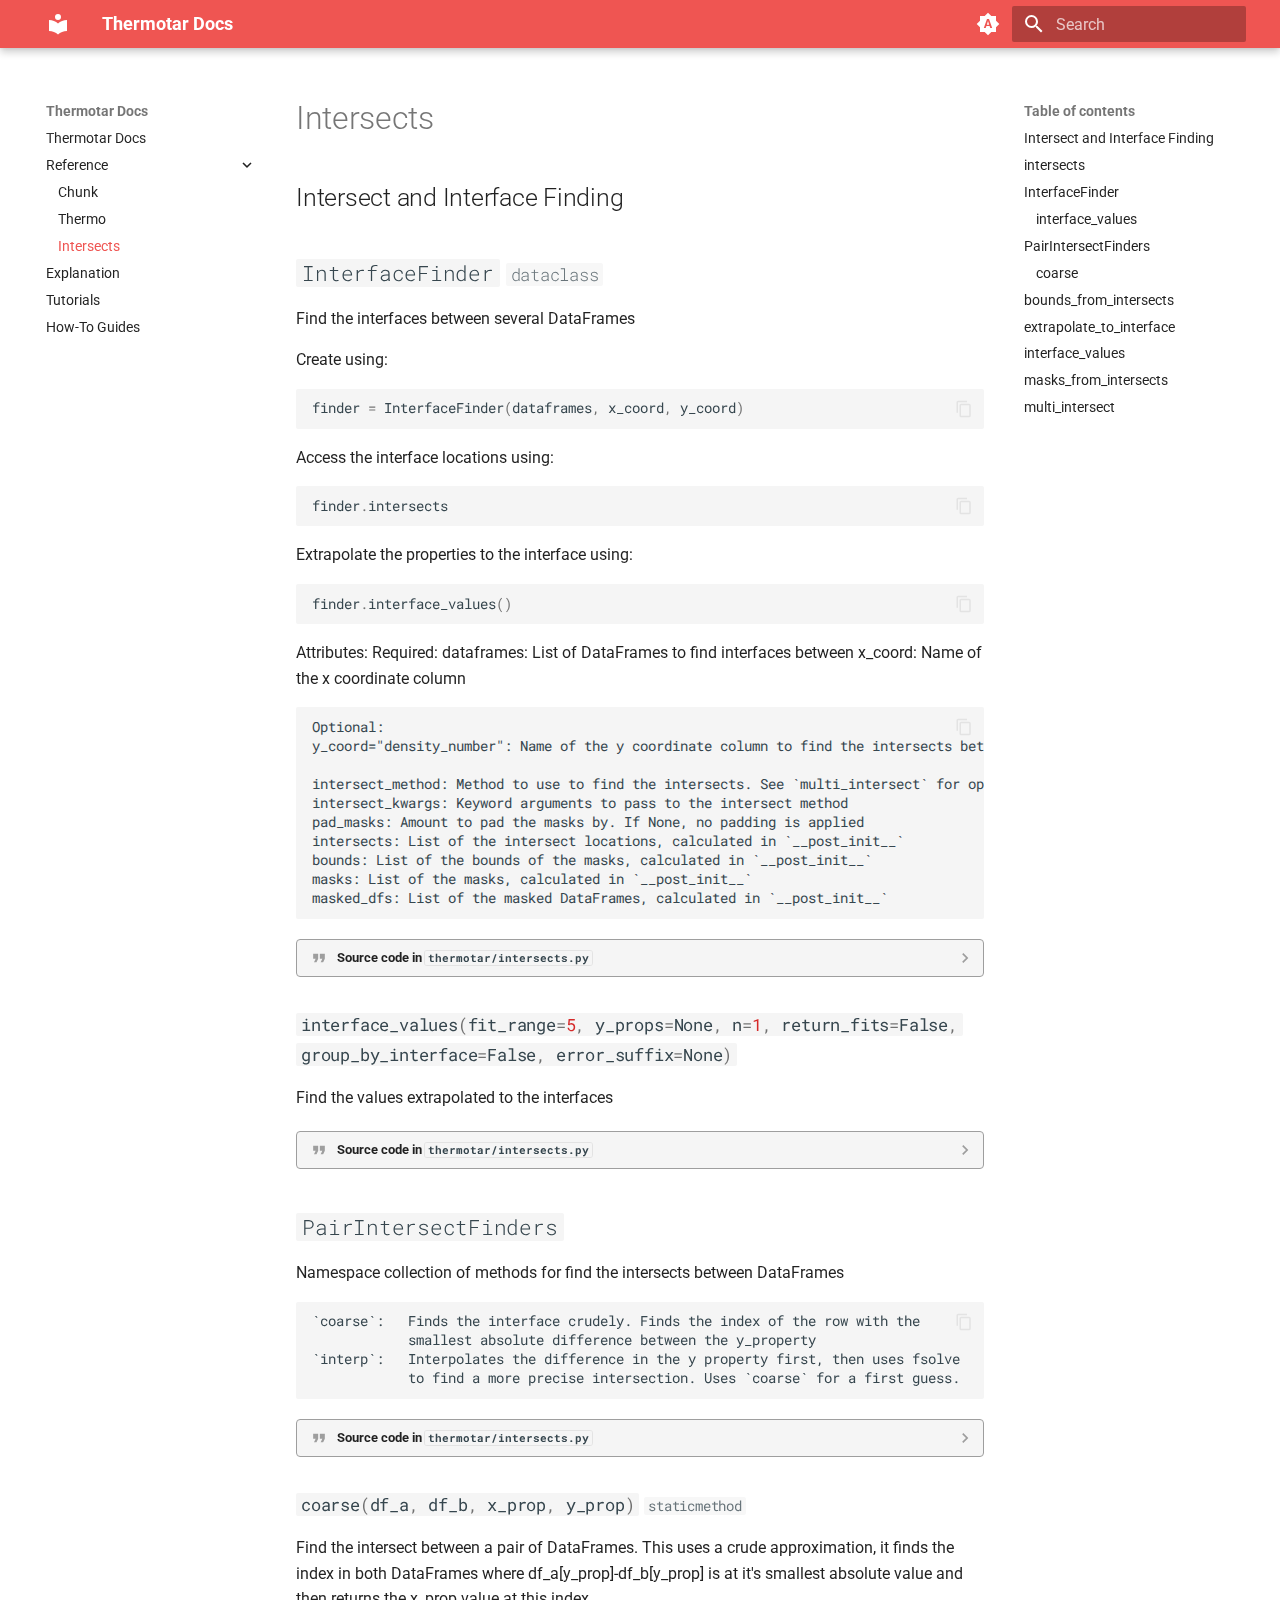
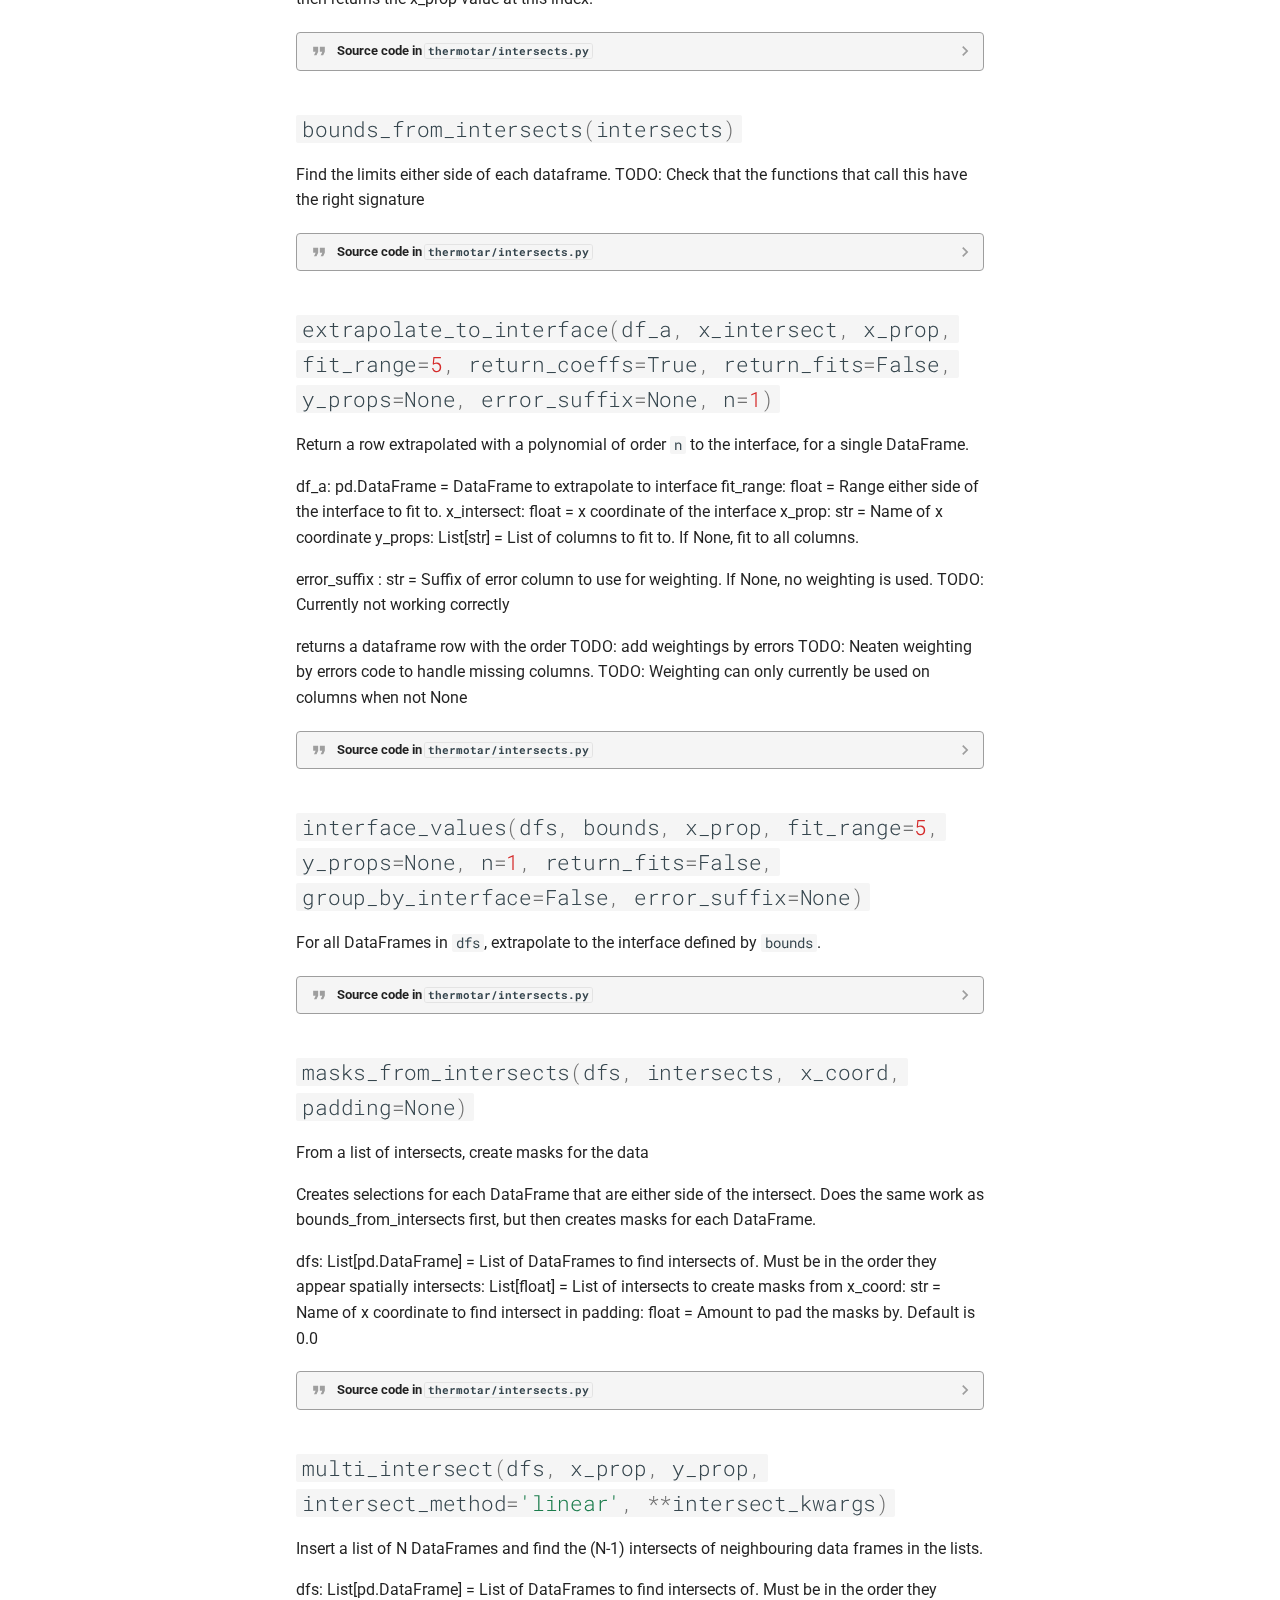
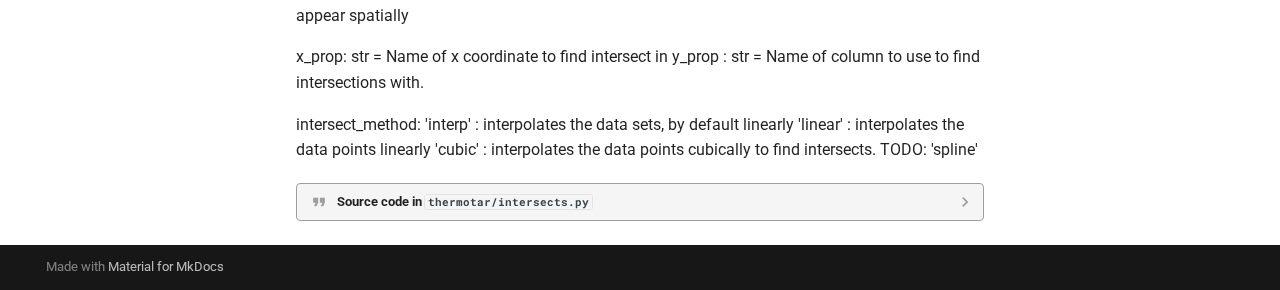
<file: reference/interface/index.html>
<!doctype html>
<html lang="en" class="no-js">
  <head>
    
      <meta charset="utf-8">
      <meta name="viewport" content="width=device-width,initial-scale=1">
      
      
      
      
        <link rel="prev" href="../thermo/">
      
      
        <link rel="next" href="../../explanation/">
      
      
      <link rel="icon" href="../../assets/images/favicon.png">
      <meta name="generator" content="mkdocs-1.6.0, mkdocs-material-9.5.31">
    
    
      
        <title>Intersects - Thermotar Docs</title>
      
    
    
      <link rel="stylesheet" href="../../assets/stylesheets/main.3cba04c6.min.css">
      
        
        <link rel="stylesheet" href="../../assets/stylesheets/palette.06af60db.min.css">
      
      


    
    
      
    
    
      
        
        
        <link rel="preconnect" href="https://fonts.gstatic.com" crossorigin>
        <link rel="stylesheet" href="https://fonts.googleapis.com/css?family=Roboto:300,300i,400,400i,700,700i%7CRoboto+Mono:400,400i,700,700i&display=fallback">
        <style>:root{--md-text-font:"Roboto";--md-code-font:"Roboto Mono"}</style>
      
    
    
      <link rel="stylesheet" href="../../assets/_mkdocstrings.css">
    
      <link rel="stylesheet" href="../../stylesheets/extra.css">
    
    <script>__md_scope=new URL("../..",location),__md_hash=e=>[...e].reduce((e,_)=>(e<<5)-e+_.charCodeAt(0),0),__md_get=(e,_=localStorage,t=__md_scope)=>JSON.parse(_.getItem(t.pathname+"."+e)),__md_set=(e,_,t=localStorage,a=__md_scope)=>{try{t.setItem(a.pathname+"."+e,JSON.stringify(_))}catch(e){}}</script>
    
      

    
    
    
  </head>
  
  
    
    
      
    
    
    
    
    <body dir="ltr" data-md-color-scheme="default" data-md-color-primary="indigo" data-md-color-accent="indigo">
  
    
    <input class="md-toggle" data-md-toggle="drawer" type="checkbox" id="__drawer" autocomplete="off">
    <input class="md-toggle" data-md-toggle="search" type="checkbox" id="__search" autocomplete="off">
    <label class="md-overlay" for="__drawer"></label>
    <div data-md-component="skip">
      
        
        <a href="#intersect-and-interface-finding" class="md-skip">
          Skip to content
        </a>
      
    </div>
    <div data-md-component="announce">
      
    </div>
    
    
      

  

<header class="md-header md-header--shadow" data-md-component="header">
  <nav class="md-header__inner md-grid" aria-label="Header">
    <a href="../.." title="Thermotar Docs" class="md-header__button md-logo" aria-label="Thermotar Docs" data-md-component="logo">
      
  
  <svg xmlns="http://www.w3.org/2000/svg" viewBox="0 0 24 24"><path d="M12 8a3 3 0 0 0 3-3 3 3 0 0 0-3-3 3 3 0 0 0-3 3 3 3 0 0 0 3 3m0 3.54C9.64 9.35 6.5 8 3 8v11c3.5 0 6.64 1.35 9 3.54 2.36-2.19 5.5-3.54 9-3.54V8c-3.5 0-6.64 1.35-9 3.54Z"/></svg>

    </a>
    <label class="md-header__button md-icon" for="__drawer">
      
      <svg xmlns="http://www.w3.org/2000/svg" viewBox="0 0 24 24"><path d="M3 6h18v2H3V6m0 5h18v2H3v-2m0 5h18v2H3v-2Z"/></svg>
    </label>
    <div class="md-header__title" data-md-component="header-title">
      <div class="md-header__ellipsis">
        <div class="md-header__topic">
          <span class="md-ellipsis">
            Thermotar Docs
          </span>
        </div>
        <div class="md-header__topic" data-md-component="header-topic">
          <span class="md-ellipsis">
            
              Intersects
            
          </span>
        </div>
      </div>
    </div>
    
      
        <form class="md-header__option" data-md-component="palette">
  
    
    
    
    <input class="md-option" data-md-color-media="(prefers-color-scheme)" data-md-color-scheme="default" data-md-color-primary="indigo" data-md-color-accent="indigo"  aria-label="Switch to light mode"  type="radio" name="__palette" id="__palette_0">
    
      <label class="md-header__button md-icon" title="Switch to light mode" for="__palette_1" hidden>
        <svg xmlns="http://www.w3.org/2000/svg" viewBox="0 0 24 24"><path d="m14.3 16-.7-2h-3.2l-.7 2H7.8L11 7h2l3.2 9h-1.9M20 8.69V4h-4.69L12 .69 8.69 4H4v4.69L.69 12 4 15.31V20h4.69L12 23.31 15.31 20H20v-4.69L23.31 12 20 8.69m-9.15 3.96h2.3L12 9l-1.15 3.65Z"/></svg>
      </label>
    
  
    
    
    
    <input class="md-option" data-md-color-media="(prefers-color-scheme: light)" data-md-color-scheme="default" data-md-color-primary="red" data-md-color-accent="red"  aria-label="Switch to dark mode"  type="radio" name="__palette" id="__palette_1">
    
      <label class="md-header__button md-icon" title="Switch to dark mode" for="__palette_2" hidden>
        <svg xmlns="http://www.w3.org/2000/svg" viewBox="0 0 24 24"><path d="M12 8a4 4 0 0 0-4 4 4 4 0 0 0 4 4 4 4 0 0 0 4-4 4 4 0 0 0-4-4m0 10a6 6 0 0 1-6-6 6 6 0 0 1 6-6 6 6 0 0 1 6 6 6 6 0 0 1-6 6m8-9.31V4h-4.69L12 .69 8.69 4H4v4.69L.69 12 4 15.31V20h4.69L12 23.31 15.31 20H20v-4.69L23.31 12 20 8.69Z"/></svg>
      </label>
    
  
    
    
    
    <input class="md-option" data-md-color-media="(prefers-color-scheme: dark)" data-md-color-scheme="slate" data-md-color-primary="indigo" data-md-color-accent="indigo"  aria-label="Switch to light mode"  type="radio" name="__palette" id="__palette_2">
    
      <label class="md-header__button md-icon" title="Switch to light mode" for="__palette_0" hidden>
        <svg xmlns="http://www.w3.org/2000/svg" viewBox="0 0 24 24"><path d="M12 18c-.89 0-1.74-.2-2.5-.55C11.56 16.5 13 14.42 13 12c0-2.42-1.44-4.5-3.5-5.45C10.26 6.2 11.11 6 12 6a6 6 0 0 1 6 6 6 6 0 0 1-6 6m8-9.31V4h-4.69L12 .69 8.69 4H4v4.69L.69 12 4 15.31V20h4.69L12 23.31 15.31 20H20v-4.69L23.31 12 20 8.69Z"/></svg>
      </label>
    
  
</form>
      
    
    
      <script>var media,input,key,value,palette=__md_get("__palette");if(palette&&palette.color){"(prefers-color-scheme)"===palette.color.media&&(media=matchMedia("(prefers-color-scheme: light)"),input=document.querySelector(media.matches?"[data-md-color-media='(prefers-color-scheme: light)']":"[data-md-color-media='(prefers-color-scheme: dark)']"),palette.color.media=input.getAttribute("data-md-color-media"),palette.color.scheme=input.getAttribute("data-md-color-scheme"),palette.color.primary=input.getAttribute("data-md-color-primary"),palette.color.accent=input.getAttribute("data-md-color-accent"));for([key,value]of Object.entries(palette.color))document.body.setAttribute("data-md-color-"+key,value)}</script>
    
    
    
      <label class="md-header__button md-icon" for="__search">
        
        <svg xmlns="http://www.w3.org/2000/svg" viewBox="0 0 24 24"><path d="M9.5 3A6.5 6.5 0 0 1 16 9.5c0 1.61-.59 3.09-1.56 4.23l.27.27h.79l5 5-1.5 1.5-5-5v-.79l-.27-.27A6.516 6.516 0 0 1 9.5 16 6.5 6.5 0 0 1 3 9.5 6.5 6.5 0 0 1 9.5 3m0 2C7 5 5 7 5 9.5S7 14 9.5 14 14 12 14 9.5 12 5 9.5 5Z"/></svg>
      </label>
      <div class="md-search" data-md-component="search" role="dialog">
  <label class="md-search__overlay" for="__search"></label>
  <div class="md-search__inner" role="search">
    <form class="md-search__form" name="search">
      <input type="text" class="md-search__input" name="query" aria-label="Search" placeholder="Search" autocapitalize="off" autocorrect="off" autocomplete="off" spellcheck="false" data-md-component="search-query" required>
      <label class="md-search__icon md-icon" for="__search">
        
        <svg xmlns="http://www.w3.org/2000/svg" viewBox="0 0 24 24"><path d="M9.5 3A6.5 6.5 0 0 1 16 9.5c0 1.61-.59 3.09-1.56 4.23l.27.27h.79l5 5-1.5 1.5-5-5v-.79l-.27-.27A6.516 6.516 0 0 1 9.5 16 6.5 6.5 0 0 1 3 9.5 6.5 6.5 0 0 1 9.5 3m0 2C7 5 5 7 5 9.5S7 14 9.5 14 14 12 14 9.5 12 5 9.5 5Z"/></svg>
        
        <svg xmlns="http://www.w3.org/2000/svg" viewBox="0 0 24 24"><path d="M20 11v2H8l5.5 5.5-1.42 1.42L4.16 12l7.92-7.92L13.5 5.5 8 11h12Z"/></svg>
      </label>
      <nav class="md-search__options" aria-label="Search">
        
        <button type="reset" class="md-search__icon md-icon" title="Clear" aria-label="Clear" tabindex="-1">
          
          <svg xmlns="http://www.w3.org/2000/svg" viewBox="0 0 24 24"><path d="M19 6.41 17.59 5 12 10.59 6.41 5 5 6.41 10.59 12 5 17.59 6.41 19 12 13.41 17.59 19 19 17.59 13.41 12 19 6.41Z"/></svg>
        </button>
      </nav>
      
    </form>
    <div class="md-search__output">
      <div class="md-search__scrollwrap" tabindex="0" data-md-scrollfix>
        <div class="md-search-result" data-md-component="search-result">
          <div class="md-search-result__meta">
            Initializing search
          </div>
          <ol class="md-search-result__list" role="presentation"></ol>
        </div>
      </div>
    </div>
  </div>
</div>
    
    
  </nav>
  
</header>
    
    <div class="md-container" data-md-component="container">
      
      
        
          
        
      
      <main class="md-main" data-md-component="main">
        <div class="md-main__inner md-grid">
          
            
              
              <div class="md-sidebar md-sidebar--primary" data-md-component="sidebar" data-md-type="navigation" >
                <div class="md-sidebar__scrollwrap">
                  <div class="md-sidebar__inner">
                    



<nav class="md-nav md-nav--primary" aria-label="Navigation" data-md-level="0">
  <label class="md-nav__title" for="__drawer">
    <a href="../.." title="Thermotar Docs" class="md-nav__button md-logo" aria-label="Thermotar Docs" data-md-component="logo">
      
  
  <svg xmlns="http://www.w3.org/2000/svg" viewBox="0 0 24 24"><path d="M12 8a3 3 0 0 0 3-3 3 3 0 0 0-3-3 3 3 0 0 0-3 3 3 3 0 0 0 3 3m0 3.54C9.64 9.35 6.5 8 3 8v11c3.5 0 6.64 1.35 9 3.54 2.36-2.19 5.5-3.54 9-3.54V8c-3.5 0-6.64 1.35-9 3.54Z"/></svg>

    </a>
    Thermotar Docs
  </label>
  
  <ul class="md-nav__list" data-md-scrollfix>
    
      
      
  
  
  
  
    <li class="md-nav__item">
      <a href="../.." class="md-nav__link">
        
  
  <span class="md-ellipsis">
    Thermotar Docs
  </span>
  

      </a>
    </li>
  

    
      
      
  
  
    
  
  
  
    
    
    
    
    <li class="md-nav__item md-nav__item--active md-nav__item--nested">
      
        
        
        <input class="md-nav__toggle md-toggle " type="checkbox" id="__nav_2" checked>
        
          
          <label class="md-nav__link" for="__nav_2" id="__nav_2_label" tabindex="0">
            
  
  <span class="md-ellipsis">
    Reference
  </span>
  

            <span class="md-nav__icon md-icon"></span>
          </label>
        
        <nav class="md-nav" data-md-level="1" aria-labelledby="__nav_2_label" aria-expanded="true">
          <label class="md-nav__title" for="__nav_2">
            <span class="md-nav__icon md-icon"></span>
            Reference
          </label>
          <ul class="md-nav__list" data-md-scrollfix>
            
              
                
  
  
  
  
    <li class="md-nav__item">
      <a href="../chunk/" class="md-nav__link">
        
  
  <span class="md-ellipsis">
    Chunk
  </span>
  

      </a>
    </li>
  

              
            
              
                
  
  
  
  
    <li class="md-nav__item">
      <a href="../thermo/" class="md-nav__link">
        
  
  <span class="md-ellipsis">
    Thermo
  </span>
  

      </a>
    </li>
  

              
            
              
                
  
  
    
  
  
  
    <li class="md-nav__item md-nav__item--active">
      
      <input class="md-nav__toggle md-toggle" type="checkbox" id="__toc">
      
      
      
        <label class="md-nav__link md-nav__link--active" for="__toc">
          
  
  <span class="md-ellipsis">
    Intersects
  </span>
  

          <span class="md-nav__icon md-icon"></span>
        </label>
      
      <a href="./" class="md-nav__link md-nav__link--active">
        
  
  <span class="md-ellipsis">
    Intersects
  </span>
  

      </a>
      
        

<nav class="md-nav md-nav--secondary" aria-label="Table of contents">
  
  
  
  
    <label class="md-nav__title" for="__toc">
      <span class="md-nav__icon md-icon"></span>
      Table of contents
    </label>
    <ul class="md-nav__list" data-md-component="toc" data-md-scrollfix>
      
        <li class="md-nav__item">
  <a href="#intersect-and-interface-finding" class="md-nav__link">
    <span class="md-ellipsis">
      Intersect and Interface Finding
    </span>
  </a>
  
</li>
      
        <li class="md-nav__item">
  <a href="#thermotar.intersects" class="md-nav__link">
    <span class="md-ellipsis">
      intersects
    </span>
  </a>
  
</li>
      
        <li class="md-nav__item">
  <a href="#thermotar.intersects.InterfaceFinder" class="md-nav__link">
    <span class="md-ellipsis">
      InterfaceFinder
    </span>
  </a>
  
    <nav class="md-nav" aria-label="InterfaceFinder">
      <ul class="md-nav__list">
        
          <li class="md-nav__item">
  <a href="#thermotar.intersects.InterfaceFinder.interface_values" class="md-nav__link">
    <span class="md-ellipsis">
      interface_values
    </span>
  </a>
  
</li>
        
      </ul>
    </nav>
  
</li>
      
        <li class="md-nav__item">
  <a href="#thermotar.intersects.PairIntersectFinders" class="md-nav__link">
    <span class="md-ellipsis">
      PairIntersectFinders
    </span>
  </a>
  
    <nav class="md-nav" aria-label="PairIntersectFinders">
      <ul class="md-nav__list">
        
          <li class="md-nav__item">
  <a href="#thermotar.intersects.PairIntersectFinders.coarse" class="md-nav__link">
    <span class="md-ellipsis">
      coarse
    </span>
  </a>
  
</li>
        
      </ul>
    </nav>
  
</li>
      
        <li class="md-nav__item">
  <a href="#thermotar.intersects.bounds_from_intersects" class="md-nav__link">
    <span class="md-ellipsis">
      bounds_from_intersects
    </span>
  </a>
  
</li>
      
        <li class="md-nav__item">
  <a href="#thermotar.intersects.extrapolate_to_interface" class="md-nav__link">
    <span class="md-ellipsis">
      extrapolate_to_interface
    </span>
  </a>
  
</li>
      
        <li class="md-nav__item">
  <a href="#thermotar.intersects.interface_values" class="md-nav__link">
    <span class="md-ellipsis">
      interface_values
    </span>
  </a>
  
</li>
      
        <li class="md-nav__item">
  <a href="#thermotar.intersects.masks_from_intersects" class="md-nav__link">
    <span class="md-ellipsis">
      masks_from_intersects
    </span>
  </a>
  
</li>
      
        <li class="md-nav__item">
  <a href="#thermotar.intersects.multi_intersect" class="md-nav__link">
    <span class="md-ellipsis">
      multi_intersect
    </span>
  </a>
  
</li>
      
    </ul>
  
</nav>
      
    </li>
  

              
            
          </ul>
        </nav>
      
    </li>
  

    
      
      
  
  
  
  
    <li class="md-nav__item">
      <a href="../../explanation/" class="md-nav__link">
        
  
  <span class="md-ellipsis">
    Explanation
  </span>
  

      </a>
    </li>
  

    
      
      
  
  
  
  
    <li class="md-nav__item">
      <a href="../../tutorials/" class="md-nav__link">
        
  
  <span class="md-ellipsis">
    Tutorials
  </span>
  

      </a>
    </li>
  

    
      
      
  
  
  
  
    <li class="md-nav__item">
      <a href="../../how-to-guides/" class="md-nav__link">
        
  
  <span class="md-ellipsis">
    How-To Guides
  </span>
  

      </a>
    </li>
  

    
  </ul>
</nav>
                  </div>
                </div>
              </div>
            
            
              
              <div class="md-sidebar md-sidebar--secondary" data-md-component="sidebar" data-md-type="toc" >
                <div class="md-sidebar__scrollwrap">
                  <div class="md-sidebar__inner">
                    

<nav class="md-nav md-nav--secondary" aria-label="Table of contents">
  
  
  
  
    <label class="md-nav__title" for="__toc">
      <span class="md-nav__icon md-icon"></span>
      Table of contents
    </label>
    <ul class="md-nav__list" data-md-component="toc" data-md-scrollfix>
      
        <li class="md-nav__item">
  <a href="#intersect-and-interface-finding" class="md-nav__link">
    <span class="md-ellipsis">
      Intersect and Interface Finding
    </span>
  </a>
  
</li>
      
        <li class="md-nav__item">
  <a href="#thermotar.intersects" class="md-nav__link">
    <span class="md-ellipsis">
      intersects
    </span>
  </a>
  
</li>
      
        <li class="md-nav__item">
  <a href="#thermotar.intersects.InterfaceFinder" class="md-nav__link">
    <span class="md-ellipsis">
      InterfaceFinder
    </span>
  </a>
  
    <nav class="md-nav" aria-label="InterfaceFinder">
      <ul class="md-nav__list">
        
          <li class="md-nav__item">
  <a href="#thermotar.intersects.InterfaceFinder.interface_values" class="md-nav__link">
    <span class="md-ellipsis">
      interface_values
    </span>
  </a>
  
</li>
        
      </ul>
    </nav>
  
</li>
      
        <li class="md-nav__item">
  <a href="#thermotar.intersects.PairIntersectFinders" class="md-nav__link">
    <span class="md-ellipsis">
      PairIntersectFinders
    </span>
  </a>
  
    <nav class="md-nav" aria-label="PairIntersectFinders">
      <ul class="md-nav__list">
        
          <li class="md-nav__item">
  <a href="#thermotar.intersects.PairIntersectFinders.coarse" class="md-nav__link">
    <span class="md-ellipsis">
      coarse
    </span>
  </a>
  
</li>
        
      </ul>
    </nav>
  
</li>
      
        <li class="md-nav__item">
  <a href="#thermotar.intersects.bounds_from_intersects" class="md-nav__link">
    <span class="md-ellipsis">
      bounds_from_intersects
    </span>
  </a>
  
</li>
      
        <li class="md-nav__item">
  <a href="#thermotar.intersects.extrapolate_to_interface" class="md-nav__link">
    <span class="md-ellipsis">
      extrapolate_to_interface
    </span>
  </a>
  
</li>
      
        <li class="md-nav__item">
  <a href="#thermotar.intersects.interface_values" class="md-nav__link">
    <span class="md-ellipsis">
      interface_values
    </span>
  </a>
  
</li>
      
        <li class="md-nav__item">
  <a href="#thermotar.intersects.masks_from_intersects" class="md-nav__link">
    <span class="md-ellipsis">
      masks_from_intersects
    </span>
  </a>
  
</li>
      
        <li class="md-nav__item">
  <a href="#thermotar.intersects.multi_intersect" class="md-nav__link">
    <span class="md-ellipsis">
      multi_intersect
    </span>
  </a>
  
</li>
      
    </ul>
  
</nav>
                  </div>
                </div>
              </div>
            
          
          
            <div class="md-content" data-md-component="content">
              <article class="md-content__inner md-typeset">
                
                  


  <h1>Intersects</h1>

<h2 id="intersect-and-interface-finding">Intersect and Interface Finding</h2>


<div class="doc doc-object doc-module">



<a id="thermotar.intersects"></a>
    <div class="doc doc-contents first">



  <div class="doc doc-children">








<div class="doc doc-object doc-class">



<h2 id="thermotar.intersects.InterfaceFinder" class="doc doc-heading">
            <code>InterfaceFinder</code>


  <span class="doc doc-labels">
      <small class="doc doc-label doc-label-dataclass"><code>dataclass</code></small>
  </span>

</h2>


    <div class="doc doc-contents ">


      <p>Find the interfaces between several DataFrames</p>
<p>Create using:
<div class="language-python highlight"><pre><span></span><code><span id="__span-0-1"><a id="__codelineno-0-1" name="__codelineno-0-1" href="#__codelineno-0-1"></a><span class="n">finder</span> <span class="o">=</span> <span class="n">InterfaceFinder</span><span class="p">(</span><span class="n">dataframes</span><span class="p">,</span> <span class="n">x_coord</span><span class="p">,</span> <span class="n">y_coord</span><span class="p">)</span>
</span></code></pre></div>
Access the interface locations using:
<div class="language-python highlight"><pre><span></span><code><span id="__span-1-1"><a id="__codelineno-1-1" name="__codelineno-1-1" href="#__codelineno-1-1"></a><span class="n">finder</span><span class="o">.</span><span class="n">intersects</span>
</span></code></pre></div>
Extrapolate the properties to the interface using:
<div class="language-python highlight"><pre><span></span><code><span id="__span-2-1"><a id="__codelineno-2-1" name="__codelineno-2-1" href="#__codelineno-2-1"></a><span class="n">finder</span><span class="o">.</span><span class="n">interface_values</span><span class="p">()</span>
</span></code></pre></div>
Attributes:
    Required:
    dataframes: List of DataFrames to find interfaces between
    x_coord: Name of the x coordinate column</p>
<div class="language-text highlight"><pre><span></span><code>Optional:
y_coord=&quot;density_number&quot;: Name of the y coordinate column to find the intersects between

intersect_method: Method to use to find the intersects. See `multi_intersect` for options
intersect_kwargs: Keyword arguments to pass to the intersect method
pad_masks: Amount to pad the masks by. If None, no padding is applied
intersects: List of the intersect locations, calculated in `__post_init__`
bounds: List of the bounds of the masks, calculated in `__post_init__`
masks: List of the masks, calculated in `__post_init__`
masked_dfs: List of the masked DataFrames, calculated in `__post_init__`
</code></pre></div>

              <details class="quote">
                <summary>Source code in <code>thermotar/intersects.py</code></summary>
                <div class="language-python highlight"><table class="highlighttable"><tr><td class="linenos"><div class="linenodiv"><pre><span></span><span class="normal"><a href="#__codelineno-0-427">427</a></span>
<span class="normal"><a href="#__codelineno-0-428">428</a></span>
<span class="normal"><a href="#__codelineno-0-429">429</a></span>
<span class="normal"><a href="#__codelineno-0-430">430</a></span>
<span class="normal"><a href="#__codelineno-0-431">431</a></span>
<span class="normal"><a href="#__codelineno-0-432">432</a></span>
<span class="normal"><a href="#__codelineno-0-433">433</a></span>
<span class="normal"><a href="#__codelineno-0-434">434</a></span>
<span class="normal"><a href="#__codelineno-0-435">435</a></span>
<span class="normal"><a href="#__codelineno-0-436">436</a></span>
<span class="normal"><a href="#__codelineno-0-437">437</a></span>
<span class="normal"><a href="#__codelineno-0-438">438</a></span>
<span class="normal"><a href="#__codelineno-0-439">439</a></span>
<span class="normal"><a href="#__codelineno-0-440">440</a></span>
<span class="normal"><a href="#__codelineno-0-441">441</a></span>
<span class="normal"><a href="#__codelineno-0-442">442</a></span>
<span class="normal"><a href="#__codelineno-0-443">443</a></span>
<span class="normal"><a href="#__codelineno-0-444">444</a></span>
<span class="normal"><a href="#__codelineno-0-445">445</a></span>
<span class="normal"><a href="#__codelineno-0-446">446</a></span>
<span class="normal"><a href="#__codelineno-0-447">447</a></span>
<span class="normal"><a href="#__codelineno-0-448">448</a></span>
<span class="normal"><a href="#__codelineno-0-449">449</a></span>
<span class="normal"><a href="#__codelineno-0-450">450</a></span>
<span class="normal"><a href="#__codelineno-0-451">451</a></span>
<span class="normal"><a href="#__codelineno-0-452">452</a></span>
<span class="normal"><a href="#__codelineno-0-453">453</a></span>
<span class="normal"><a href="#__codelineno-0-454">454</a></span>
<span class="normal"><a href="#__codelineno-0-455">455</a></span>
<span class="normal"><a href="#__codelineno-0-456">456</a></span>
<span class="normal"><a href="#__codelineno-0-457">457</a></span>
<span class="normal"><a href="#__codelineno-0-458">458</a></span>
<span class="normal"><a href="#__codelineno-0-459">459</a></span>
<span class="normal"><a href="#__codelineno-0-460">460</a></span>
<span class="normal"><a href="#__codelineno-0-461">461</a></span>
<span class="normal"><a href="#__codelineno-0-462">462</a></span>
<span class="normal"><a href="#__codelineno-0-463">463</a></span>
<span class="normal"><a href="#__codelineno-0-464">464</a></span>
<span class="normal"><a href="#__codelineno-0-465">465</a></span>
<span class="normal"><a href="#__codelineno-0-466">466</a></span>
<span class="normal"><a href="#__codelineno-0-467">467</a></span>
<span class="normal"><a href="#__codelineno-0-468">468</a></span>
<span class="normal"><a href="#__codelineno-0-469">469</a></span>
<span class="normal"><a href="#__codelineno-0-470">470</a></span>
<span class="normal"><a href="#__codelineno-0-471">471</a></span>
<span class="normal"><a href="#__codelineno-0-472">472</a></span>
<span class="normal"><a href="#__codelineno-0-473">473</a></span>
<span class="normal"><a href="#__codelineno-0-474">474</a></span>
<span class="normal"><a href="#__codelineno-0-475">475</a></span>
<span class="normal"><a href="#__codelineno-0-476">476</a></span>
<span class="normal"><a href="#__codelineno-0-477">477</a></span>
<span class="normal"><a href="#__codelineno-0-478">478</a></span>
<span class="normal"><a href="#__codelineno-0-479">479</a></span>
<span class="normal"><a href="#__codelineno-0-480">480</a></span>
<span class="normal"><a href="#__codelineno-0-481">481</a></span>
<span class="normal"><a href="#__codelineno-0-482">482</a></span>
<span class="normal"><a href="#__codelineno-0-483">483</a></span>
<span class="normal"><a href="#__codelineno-0-484">484</a></span>
<span class="normal"><a href="#__codelineno-0-485">485</a></span>
<span class="normal"><a href="#__codelineno-0-486">486</a></span>
<span class="normal"><a href="#__codelineno-0-487">487</a></span>
<span class="normal"><a href="#__codelineno-0-488">488</a></span>
<span class="normal"><a href="#__codelineno-0-489">489</a></span>
<span class="normal"><a href="#__codelineno-0-490">490</a></span>
<span class="normal"><a href="#__codelineno-0-491">491</a></span>
<span class="normal"><a href="#__codelineno-0-492">492</a></span>
<span class="normal"><a href="#__codelineno-0-493">493</a></span>
<span class="normal"><a href="#__codelineno-0-494">494</a></span>
<span class="normal"><a href="#__codelineno-0-495">495</a></span>
<span class="normal"><a href="#__codelineno-0-496">496</a></span>
<span class="normal"><a href="#__codelineno-0-497">497</a></span>
<span class="normal"><a href="#__codelineno-0-498">498</a></span>
<span class="normal"><a href="#__codelineno-0-499">499</a></span>
<span class="normal"><a href="#__codelineno-0-500">500</a></span>
<span class="normal"><a href="#__codelineno-0-501">501</a></span>
<span class="normal"><a href="#__codelineno-0-502">502</a></span>
<span class="normal"><a href="#__codelineno-0-503">503</a></span>
<span class="normal"><a href="#__codelineno-0-504">504</a></span>
<span class="normal"><a href="#__codelineno-0-505">505</a></span>
<span class="normal"><a href="#__codelineno-0-506">506</a></span>
<span class="normal"><a href="#__codelineno-0-507">507</a></span>
<span class="normal"><a href="#__codelineno-0-508">508</a></span>
<span class="normal"><a href="#__codelineno-0-509">509</a></span>
<span class="normal"><a href="#__codelineno-0-510">510</a></span>
<span class="normal"><a href="#__codelineno-0-511">511</a></span>
<span class="normal"><a href="#__codelineno-0-512">512</a></span>
<span class="normal"><a href="#__codelineno-0-513">513</a></span>
<span class="normal"><a href="#__codelineno-0-514">514</a></span>
<span class="normal"><a href="#__codelineno-0-515">515</a></span>
<span class="normal"><a href="#__codelineno-0-516">516</a></span>
<span class="normal"><a href="#__codelineno-0-517">517</a></span>
<span class="normal"><a href="#__codelineno-0-518">518</a></span>
<span class="normal"><a href="#__codelineno-0-519">519</a></span>
<span class="normal"><a href="#__codelineno-0-520">520</a></span>
<span class="normal"><a href="#__codelineno-0-521">521</a></span>
<span class="normal"><a href="#__codelineno-0-522">522</a></span>
<span class="normal"><a href="#__codelineno-0-523">523</a></span>
<span class="normal"><a href="#__codelineno-0-524">524</a></span>
<span class="normal"><a href="#__codelineno-0-525">525</a></span>
<span class="normal"><a href="#__codelineno-0-526">526</a></span>
<span class="normal"><a href="#__codelineno-0-527">527</a></span>
<span class="normal"><a href="#__codelineno-0-528">528</a></span>
<span class="normal"><a href="#__codelineno-0-529">529</a></span>
<span class="normal"><a href="#__codelineno-0-530">530</a></span>
<span class="normal"><a href="#__codelineno-0-531">531</a></span>
<span class="normal"><a href="#__codelineno-0-532">532</a></span>
<span class="normal"><a href="#__codelineno-0-533">533</a></span>
<span class="normal"><a href="#__codelineno-0-534">534</a></span>
<span class="normal"><a href="#__codelineno-0-535">535</a></span>
<span class="normal"><a href="#__codelineno-0-536">536</a></span>
<span class="normal"><a href="#__codelineno-0-537">537</a></span>
<span class="normal"><a href="#__codelineno-0-538">538</a></span>
<span class="normal"><a href="#__codelineno-0-539">539</a></span>
<span class="normal"><a href="#__codelineno-0-540">540</a></span>
<span class="normal"><a href="#__codelineno-0-541">541</a></span>
<span class="normal"><a href="#__codelineno-0-542">542</a></span>
<span class="normal"><a href="#__codelineno-0-543">543</a></span>
<span class="normal"><a href="#__codelineno-0-544">544</a></span>
<span class="normal"><a href="#__codelineno-0-545">545</a></span>
<span class="normal"><a href="#__codelineno-0-546">546</a></span>
<span class="normal"><a href="#__codelineno-0-547">547</a></span>
<span class="normal"><a href="#__codelineno-0-548">548</a></span>
<span class="normal"><a href="#__codelineno-0-549">549</a></span>
<span class="normal"><a href="#__codelineno-0-550">550</a></span>
<span class="normal"><a href="#__codelineno-0-551">551</a></span>
<span class="normal"><a href="#__codelineno-0-552">552</a></span>
<span class="normal"><a href="#__codelineno-0-553">553</a></span>
<span class="normal"><a href="#__codelineno-0-554">554</a></span>
<span class="normal"><a href="#__codelineno-0-555">555</a></span>
<span class="normal"><a href="#__codelineno-0-556">556</a></span>
<span class="normal"><a href="#__codelineno-0-557">557</a></span>
<span class="normal"><a href="#__codelineno-0-558">558</a></span>
<span class="normal"><a href="#__codelineno-0-559">559</a></span>
<span class="normal"><a href="#__codelineno-0-560">560</a></span>
<span class="normal"><a href="#__codelineno-0-561">561</a></span>
<span class="normal"><a href="#__codelineno-0-562">562</a></span>
<span class="normal"><a href="#__codelineno-0-563">563</a></span>
<span class="normal"><a href="#__codelineno-0-564">564</a></span>
<span class="normal"><a href="#__codelineno-0-565">565</a></span>
<span class="normal"><a href="#__codelineno-0-566">566</a></span>
<span class="normal"><a href="#__codelineno-0-567">567</a></span>
<span class="normal"><a href="#__codelineno-0-568">568</a></span>
<span class="normal"><a href="#__codelineno-0-569">569</a></span>
<span class="normal"><a href="#__codelineno-0-570">570</a></span>
<span class="normal"><a href="#__codelineno-0-571">571</a></span>
<span class="normal"><a href="#__codelineno-0-572">572</a></span>
<span class="normal"><a href="#__codelineno-0-573">573</a></span>
<span class="normal"><a href="#__codelineno-0-574">574</a></span>
<span class="normal"><a href="#__codelineno-0-575">575</a></span>
<span class="normal"><a href="#__codelineno-0-576">576</a></span>
<span class="normal"><a href="#__codelineno-0-577">577</a></span>
<span class="normal"><a href="#__codelineno-0-578">578</a></span>
<span class="normal"><a href="#__codelineno-0-579">579</a></span>
<span class="normal"><a href="#__codelineno-0-580">580</a></span>
<span class="normal"><a href="#__codelineno-0-581">581</a></span>
<span class="normal"><a href="#__codelineno-0-582">582</a></span>
<span class="normal"><a href="#__codelineno-0-583">583</a></span>
<span class="normal"><a href="#__codelineno-0-584">584</a></span>
<span class="normal"><a href="#__codelineno-0-585">585</a></span>
<span class="normal"><a href="#__codelineno-0-586">586</a></span>
<span class="normal"><a href="#__codelineno-0-587">587</a></span>
<span class="normal"><a href="#__codelineno-0-588">588</a></span>
<span class="normal"><a href="#__codelineno-0-589">589</a></span>
<span class="normal"><a href="#__codelineno-0-590">590</a></span>
<span class="normal"><a href="#__codelineno-0-591">591</a></span>
<span class="normal"><a href="#__codelineno-0-592">592</a></span>
<span class="normal"><a href="#__codelineno-0-593">593</a></span>
<span class="normal"><a href="#__codelineno-0-594">594</a></span>
<span class="normal"><a href="#__codelineno-0-595">595</a></span>
<span class="normal"><a href="#__codelineno-0-596">596</a></span>
<span class="normal"><a href="#__codelineno-0-597">597</a></span>
<span class="normal"><a href="#__codelineno-0-598">598</a></span>
<span class="normal"><a href="#__codelineno-0-599">599</a></span>
<span class="normal"><a href="#__codelineno-0-600">600</a></span>
<span class="normal"><a href="#__codelineno-0-601">601</a></span>
<span class="normal"><a href="#__codelineno-0-602">602</a></span>
<span class="normal"><a href="#__codelineno-0-603">603</a></span>
<span class="normal"><a href="#__codelineno-0-604">604</a></span>
<span class="normal"><a href="#__codelineno-0-605">605</a></span>
<span class="normal"><a href="#__codelineno-0-606">606</a></span>
<span class="normal"><a href="#__codelineno-0-607">607</a></span>
<span class="normal"><a href="#__codelineno-0-608">608</a></span>
<span class="normal"><a href="#__codelineno-0-609">609</a></span>
<span class="normal"><a href="#__codelineno-0-610">610</a></span>
<span class="normal"><a href="#__codelineno-0-611">611</a></span>
<span class="normal"><a href="#__codelineno-0-612">612</a></span>
<span class="normal"><a href="#__codelineno-0-613">613</a></span>
<span class="normal"><a href="#__codelineno-0-614">614</a></span></pre></div></td><td class="code"><div><pre><span></span><code><span id="__span-0-427"><a id="__codelineno-0-427" name="__codelineno-0-427"></a><span class="nd">@dataclass</span>
</span><span id="__span-0-428"><a id="__codelineno-0-428" name="__codelineno-0-428"></a><span class="k">class</span> <span class="nc">InterfaceFinder</span><span class="p">:</span>
</span><span id="__span-0-429"><a id="__codelineno-0-429" name="__codelineno-0-429"></a><span class="w">    </span><span class="sd">&quot;&quot;&quot;</span>
</span><span id="__span-0-430"><a id="__codelineno-0-430" name="__codelineno-0-430"></a><span class="sd">    Find the interfaces between several DataFrames</span>
</span><span id="__span-0-431"><a id="__codelineno-0-431" name="__codelineno-0-431"></a>
</span><span id="__span-0-432"><a id="__codelineno-0-432" name="__codelineno-0-432"></a><span class="sd">    Create using:</span>
</span><span id="__span-0-433"><a id="__codelineno-0-433" name="__codelineno-0-433"></a><span class="sd">    ```python</span>
</span><span id="__span-0-434"><a id="__codelineno-0-434" name="__codelineno-0-434"></a><span class="sd">    finder = InterfaceFinder(dataframes, x_coord, y_coord)</span>
</span><span id="__span-0-435"><a id="__codelineno-0-435" name="__codelineno-0-435"></a><span class="sd">    ```</span>
</span><span id="__span-0-436"><a id="__codelineno-0-436" name="__codelineno-0-436"></a><span class="sd">    Access the interface locations using:</span>
</span><span id="__span-0-437"><a id="__codelineno-0-437" name="__codelineno-0-437"></a><span class="sd">    ```python</span>
</span><span id="__span-0-438"><a id="__codelineno-0-438" name="__codelineno-0-438"></a><span class="sd">    finder.intersects</span>
</span><span id="__span-0-439"><a id="__codelineno-0-439" name="__codelineno-0-439"></a><span class="sd">    ```</span>
</span><span id="__span-0-440"><a id="__codelineno-0-440" name="__codelineno-0-440"></a><span class="sd">    Extrapolate the properties to the interface using:</span>
</span><span id="__span-0-441"><a id="__codelineno-0-441" name="__codelineno-0-441"></a><span class="sd">    ```python</span>
</span><span id="__span-0-442"><a id="__codelineno-0-442" name="__codelineno-0-442"></a><span class="sd">    finder.interface_values()</span>
</span><span id="__span-0-443"><a id="__codelineno-0-443" name="__codelineno-0-443"></a><span class="sd">    ```</span>
</span><span id="__span-0-444"><a id="__codelineno-0-444" name="__codelineno-0-444"></a><span class="sd">    Attributes:</span>
</span><span id="__span-0-445"><a id="__codelineno-0-445" name="__codelineno-0-445"></a><span class="sd">        Required:</span>
</span><span id="__span-0-446"><a id="__codelineno-0-446" name="__codelineno-0-446"></a><span class="sd">        dataframes: List of DataFrames to find interfaces between</span>
</span><span id="__span-0-447"><a id="__codelineno-0-447" name="__codelineno-0-447"></a><span class="sd">        x_coord: Name of the x coordinate column</span>
</span><span id="__span-0-448"><a id="__codelineno-0-448" name="__codelineno-0-448"></a>
</span><span id="__span-0-449"><a id="__codelineno-0-449" name="__codelineno-0-449"></a><span class="sd">        Optional:</span>
</span><span id="__span-0-450"><a id="__codelineno-0-450" name="__codelineno-0-450"></a><span class="sd">        y_coord=&quot;density_number&quot;: Name of the y coordinate column to find the intersects between</span>
</span><span id="__span-0-451"><a id="__codelineno-0-451" name="__codelineno-0-451"></a>
</span><span id="__span-0-452"><a id="__codelineno-0-452" name="__codelineno-0-452"></a><span class="sd">        intersect_method: Method to use to find the intersects. See `multi_intersect` for options</span>
</span><span id="__span-0-453"><a id="__codelineno-0-453" name="__codelineno-0-453"></a><span class="sd">        intersect_kwargs: Keyword arguments to pass to the intersect method</span>
</span><span id="__span-0-454"><a id="__codelineno-0-454" name="__codelineno-0-454"></a><span class="sd">        pad_masks: Amount to pad the masks by. If None, no padding is applied</span>
</span><span id="__span-0-455"><a id="__codelineno-0-455" name="__codelineno-0-455"></a><span class="sd">        intersects: List of the intersect locations, calculated in `__post_init__`</span>
</span><span id="__span-0-456"><a id="__codelineno-0-456" name="__codelineno-0-456"></a><span class="sd">        bounds: List of the bounds of the masks, calculated in `__post_init__`</span>
</span><span id="__span-0-457"><a id="__codelineno-0-457" name="__codelineno-0-457"></a><span class="sd">        masks: List of the masks, calculated in `__post_init__`</span>
</span><span id="__span-0-458"><a id="__codelineno-0-458" name="__codelineno-0-458"></a><span class="sd">        masked_dfs: List of the masked DataFrames, calculated in `__post_init__`</span>
</span><span id="__span-0-459"><a id="__codelineno-0-459" name="__codelineno-0-459"></a>
</span><span id="__span-0-460"><a id="__codelineno-0-460" name="__codelineno-0-460"></a><span class="sd">    &quot;&quot;&quot;</span>
</span><span id="__span-0-461"><a id="__codelineno-0-461" name="__codelineno-0-461"></a>
</span><span id="__span-0-462"><a id="__codelineno-0-462" name="__codelineno-0-462"></a>    <span class="n">dataframes</span><span class="p">:</span> <span class="n">List</span><span class="p">[</span><span class="n">pd</span><span class="o">.</span><span class="n">DataFrame</span><span class="p">]</span>
</span><span id="__span-0-463"><a id="__codelineno-0-463" name="__codelineno-0-463"></a>
</span><span id="__span-0-464"><a id="__codelineno-0-464" name="__codelineno-0-464"></a>    <span class="n">x_coord</span><span class="p">:</span> <span class="nb">str</span>
</span><span id="__span-0-465"><a id="__codelineno-0-465" name="__codelineno-0-465"></a>    <span class="n">y_coord</span><span class="p">:</span> <span class="nb">str</span> <span class="o">=</span> <span class="s2">&quot;density_number&quot;</span>
</span><span id="__span-0-466"><a id="__codelineno-0-466" name="__codelineno-0-466"></a>
</span><span id="__span-0-467"><a id="__codelineno-0-467" name="__codelineno-0-467"></a>    <span class="n">intersect_method</span><span class="p">:</span> <span class="nb">str</span> <span class="o">=</span> <span class="s2">&quot;linear&quot;</span>
</span><span id="__span-0-468"><a id="__codelineno-0-468" name="__codelineno-0-468"></a>    <span class="n">intersect_kwargs</span><span class="p">:</span> <span class="n">Dict</span> <span class="o">=</span> <span class="n">field</span><span class="p">(</span><span class="n">default_factory</span><span class="o">=</span><span class="nb">dict</span><span class="p">)</span>
</span><span id="__span-0-469"><a id="__codelineno-0-469" name="__codelineno-0-469"></a>    <span class="n">pad_masks</span><span class="p">:</span> <span class="nb">float</span> <span class="o">=</span> <span class="kc">None</span>
</span><span id="__span-0-470"><a id="__codelineno-0-470" name="__codelineno-0-470"></a>
</span><span id="__span-0-471"><a id="__codelineno-0-471" name="__codelineno-0-471"></a>    <span class="n">intersects</span><span class="p">:</span> <span class="n">List</span><span class="p">[</span><span class="nb">float</span><span class="p">]</span> <span class="o">=</span> <span class="n">field</span><span class="p">(</span><span class="n">init</span><span class="o">=</span><span class="kc">False</span><span class="p">)</span>
</span><span id="__span-0-472"><a id="__codelineno-0-472" name="__codelineno-0-472"></a>    <span class="n">bounds</span><span class="p">:</span> <span class="n">List</span><span class="p">[</span><span class="n">Tuple</span><span class="p">[</span><span class="nb">float</span><span class="p">]]</span> <span class="o">=</span> <span class="n">field</span><span class="p">(</span><span class="n">init</span><span class="o">=</span><span class="kc">False</span><span class="p">)</span>
</span><span id="__span-0-473"><a id="__codelineno-0-473" name="__codelineno-0-473"></a>    <span class="n">masks</span><span class="p">:</span> <span class="n">List</span><span class="p">[</span><span class="n">pd</span><span class="o">.</span><span class="n">DataFrame</span><span class="p">]</span> <span class="o">=</span> <span class="n">field</span><span class="p">(</span><span class="n">init</span><span class="o">=</span><span class="kc">False</span><span class="p">)</span>
</span><span id="__span-0-474"><a id="__codelineno-0-474" name="__codelineno-0-474"></a>    <span class="n">masked_dfs</span><span class="p">:</span> <span class="n">List</span><span class="p">[</span><span class="n">pd</span><span class="o">.</span><span class="n">DataFrame</span><span class="p">]</span> <span class="o">=</span> <span class="n">field</span><span class="p">(</span><span class="n">init</span><span class="o">=</span><span class="kc">False</span><span class="p">)</span>
</span><span id="__span-0-475"><a id="__codelineno-0-475" name="__codelineno-0-475"></a>
</span><span id="__span-0-476"><a id="__codelineno-0-476" name="__codelineno-0-476"></a>    <span class="k">def</span> <span class="nf">__post_init__</span><span class="p">(</span><span class="bp">self</span><span class="p">):</span>
</span><span id="__span-0-477"><a id="__codelineno-0-477" name="__codelineno-0-477"></a>        <span class="bp">self</span><span class="o">.</span><span class="n">intersects</span> <span class="o">=</span> <span class="n">multi_intersect</span><span class="p">(</span>
</span><span id="__span-0-478"><a id="__codelineno-0-478" name="__codelineno-0-478"></a>            <span class="bp">self</span><span class="o">.</span><span class="n">dataframes</span><span class="p">,</span>
</span><span id="__span-0-479"><a id="__codelineno-0-479" name="__codelineno-0-479"></a>            <span class="bp">self</span><span class="o">.</span><span class="n">x_coord</span><span class="p">,</span>
</span><span id="__span-0-480"><a id="__codelineno-0-480" name="__codelineno-0-480"></a>            <span class="bp">self</span><span class="o">.</span><span class="n">y_coord</span><span class="p">,</span>
</span><span id="__span-0-481"><a id="__codelineno-0-481" name="__codelineno-0-481"></a>            <span class="n">intersect_method</span><span class="o">=</span><span class="bp">self</span><span class="o">.</span><span class="n">intersect_method</span><span class="p">,</span>
</span><span id="__span-0-482"><a id="__codelineno-0-482" name="__codelineno-0-482"></a>            <span class="o">**</span><span class="bp">self</span><span class="o">.</span><span class="n">intersect_kwargs</span><span class="p">,</span>
</span><span id="__span-0-483"><a id="__codelineno-0-483" name="__codelineno-0-483"></a>        <span class="p">)</span>
</span><span id="__span-0-484"><a id="__codelineno-0-484" name="__codelineno-0-484"></a>        <span class="bp">self</span><span class="o">.</span><span class="n">bounds</span> <span class="o">=</span> <span class="n">bounds_from_intersects</span><span class="p">(</span><span class="bp">self</span><span class="o">.</span><span class="n">intersects</span><span class="p">)</span>
</span><span id="__span-0-485"><a id="__codelineno-0-485" name="__codelineno-0-485"></a>        <span class="bp">self</span><span class="o">.</span><span class="n">masks</span> <span class="o">=</span> <span class="n">masks_from_intersects</span><span class="p">(</span>
</span><span id="__span-0-486"><a id="__codelineno-0-486" name="__codelineno-0-486"></a>            <span class="bp">self</span><span class="o">.</span><span class="n">dataframes</span><span class="p">,</span> <span class="bp">self</span><span class="o">.</span><span class="n">intersects</span><span class="p">,</span> <span class="bp">self</span><span class="o">.</span><span class="n">x_coord</span><span class="p">,</span> <span class="n">padding</span><span class="o">=</span><span class="bp">self</span><span class="o">.</span><span class="n">pad_masks</span>
</span><span id="__span-0-487"><a id="__codelineno-0-487" name="__codelineno-0-487"></a>        <span class="p">)</span>
</span><span id="__span-0-488"><a id="__codelineno-0-488" name="__codelineno-0-488"></a>        <span class="bp">self</span><span class="o">.</span><span class="n">masked_dfs</span> <span class="o">=</span> <span class="n">apply_masks</span><span class="p">(</span><span class="bp">self</span><span class="o">.</span><span class="n">dataframes</span><span class="p">,</span> <span class="bp">self</span><span class="o">.</span><span class="n">masks</span><span class="p">)</span>
</span><span id="__span-0-489"><a id="__codelineno-0-489" name="__codelineno-0-489"></a>
</span><span id="__span-0-490"><a id="__codelineno-0-490" name="__codelineno-0-490"></a>    <span class="k">def</span> <span class="nf">interface_values</span><span class="p">(</span>
</span><span id="__span-0-491"><a id="__codelineno-0-491" name="__codelineno-0-491"></a>        <span class="bp">self</span><span class="p">,</span>
</span><span id="__span-0-492"><a id="__codelineno-0-492" name="__codelineno-0-492"></a>        <span class="n">fit_range</span><span class="o">=</span><span class="mi">5</span><span class="p">,</span>
</span><span id="__span-0-493"><a id="__codelineno-0-493" name="__codelineno-0-493"></a>        <span class="n">y_props</span><span class="o">=</span><span class="kc">None</span><span class="p">,</span>
</span><span id="__span-0-494"><a id="__codelineno-0-494" name="__codelineno-0-494"></a>        <span class="n">n</span><span class="o">=</span><span class="mi">1</span><span class="p">,</span>
</span><span id="__span-0-495"><a id="__codelineno-0-495" name="__codelineno-0-495"></a>        <span class="n">return_fits</span><span class="o">=</span><span class="kc">False</span><span class="p">,</span>
</span><span id="__span-0-496"><a id="__codelineno-0-496" name="__codelineno-0-496"></a>        <span class="n">group_by_interface</span><span class="o">=</span><span class="kc">False</span><span class="p">,</span>
</span><span id="__span-0-497"><a id="__codelineno-0-497" name="__codelineno-0-497"></a>        <span class="n">error_suffix</span><span class="o">=</span><span class="kc">None</span><span class="p">,</span>
</span><span id="__span-0-498"><a id="__codelineno-0-498" name="__codelineno-0-498"></a>    <span class="p">):</span>
</span><span id="__span-0-499"><a id="__codelineno-0-499" name="__codelineno-0-499"></a><span class="w">        </span><span class="sd">&quot;&quot;&quot;</span>
</span><span id="__span-0-500"><a id="__codelineno-0-500" name="__codelineno-0-500"></a><span class="sd">        Find the values extrapolated to the interfaces</span>
</span><span id="__span-0-501"><a id="__codelineno-0-501" name="__codelineno-0-501"></a><span class="sd">        &quot;&quot;&quot;</span>
</span><span id="__span-0-502"><a id="__codelineno-0-502" name="__codelineno-0-502"></a>        <span class="k">return</span> <span class="n">interface_values</span><span class="p">(</span>
</span><span id="__span-0-503"><a id="__codelineno-0-503" name="__codelineno-0-503"></a>            <span class="bp">self</span><span class="o">.</span><span class="n">masked_dfs</span><span class="p">,</span>
</span><span id="__span-0-504"><a id="__codelineno-0-504" name="__codelineno-0-504"></a>            <span class="bp">self</span><span class="o">.</span><span class="n">bounds</span><span class="p">,</span>
</span><span id="__span-0-505"><a id="__codelineno-0-505" name="__codelineno-0-505"></a>            <span class="n">x_prop</span><span class="o">=</span><span class="bp">self</span><span class="o">.</span><span class="n">x_coord</span><span class="p">,</span>
</span><span id="__span-0-506"><a id="__codelineno-0-506" name="__codelineno-0-506"></a>            <span class="n">fit_range</span><span class="o">=</span><span class="n">fit_range</span><span class="p">,</span>
</span><span id="__span-0-507"><a id="__codelineno-0-507" name="__codelineno-0-507"></a>            <span class="n">y_props</span><span class="o">=</span><span class="n">y_props</span><span class="p">,</span>
</span><span id="__span-0-508"><a id="__codelineno-0-508" name="__codelineno-0-508"></a>            <span class="n">n</span><span class="o">=</span><span class="n">n</span><span class="p">,</span>
</span><span id="__span-0-509"><a id="__codelineno-0-509" name="__codelineno-0-509"></a>            <span class="n">return_fits</span><span class="o">=</span><span class="n">return_fits</span><span class="p">,</span>
</span><span id="__span-0-510"><a id="__codelineno-0-510" name="__codelineno-0-510"></a>            <span class="n">group_by_interface</span><span class="o">=</span><span class="n">group_by_interface</span><span class="p">,</span>
</span><span id="__span-0-511"><a id="__codelineno-0-511" name="__codelineno-0-511"></a>            <span class="n">error_suffix</span><span class="o">=</span><span class="n">error_suffix</span><span class="p">,</span>
</span><span id="__span-0-512"><a id="__codelineno-0-512" name="__codelineno-0-512"></a>        <span class="p">)</span>
</span><span id="__span-0-513"><a id="__codelineno-0-513" name="__codelineno-0-513"></a>
</span><span id="__span-0-514"><a id="__codelineno-0-514" name="__codelineno-0-514"></a>    <span class="k">def</span> <span class="nf">deltas</span><span class="p">(</span><span class="bp">self</span><span class="p">,</span> <span class="o">**</span><span class="n">interface_val_kwargs</span><span class="p">):</span>
</span><span id="__span-0-515"><a id="__codelineno-0-515" name="__codelineno-0-515"></a>        <span class="c1"># dfs = self.interface_values(**interface_val_kwargs)</span>
</span><span id="__span-0-516"><a id="__codelineno-0-516" name="__codelineno-0-516"></a>
</span><span id="__span-0-517"><a id="__codelineno-0-517" name="__codelineno-0-517"></a>        <span class="c1"># df = pd.concat(dfs)</span>
</span><span id="__span-0-518"><a id="__codelineno-0-518" name="__codelineno-0-518"></a>        <span class="c1"># df.groupby(by = self.x_coord)</span>
</span><span id="__span-0-519"><a id="__codelineno-0-519" name="__codelineno-0-519"></a>
</span><span id="__span-0-520"><a id="__codelineno-0-520" name="__codelineno-0-520"></a>        <span class="n">deltas</span> <span class="o">=</span> <span class="p">{}</span>
</span><span id="__span-0-521"><a id="__codelineno-0-521" name="__codelineno-0-521"></a>
</span><span id="__span-0-522"><a id="__codelineno-0-522" name="__codelineno-0-522"></a>        <span class="k">for</span> <span class="n">i</span><span class="p">,</span> <span class="n">x</span> <span class="ow">in</span> <span class="nb">enumerate</span><span class="p">(</span><span class="bp">self</span><span class="o">.</span><span class="n">intersects</span><span class="p">):</span>
</span><span id="__span-0-523"><a id="__codelineno-0-523" name="__codelineno-0-523"></a>            <span class="n">y_a</span> <span class="o">=</span> <span class="n">extrapolate_to_interface</span><span class="p">(</span>
</span><span id="__span-0-524"><a id="__codelineno-0-524" name="__codelineno-0-524"></a>                <span class="bp">self</span><span class="o">.</span><span class="n">masked_dfs</span><span class="p">[</span><span class="n">i</span><span class="p">],</span>
</span><span id="__span-0-525"><a id="__codelineno-0-525" name="__codelineno-0-525"></a>                <span class="n">x</span><span class="p">,</span>
</span><span id="__span-0-526"><a id="__codelineno-0-526" name="__codelineno-0-526"></a>                <span class="bp">self</span><span class="o">.</span><span class="n">x_coord</span><span class="p">,</span>
</span><span id="__span-0-527"><a id="__codelineno-0-527" name="__codelineno-0-527"></a>                <span class="n">return_coeffs</span><span class="o">=</span><span class="kc">False</span><span class="p">,</span>
</span><span id="__span-0-528"><a id="__codelineno-0-528" name="__codelineno-0-528"></a>                <span class="o">**</span><span class="n">interface_val_kwargs</span><span class="p">,</span>
</span><span id="__span-0-529"><a id="__codelineno-0-529" name="__codelineno-0-529"></a>            <span class="p">)</span>
</span><span id="__span-0-530"><a id="__codelineno-0-530" name="__codelineno-0-530"></a>            <span class="n">y_b</span> <span class="o">=</span> <span class="n">extrapolate_to_interface</span><span class="p">(</span>
</span><span id="__span-0-531"><a id="__codelineno-0-531" name="__codelineno-0-531"></a>                <span class="bp">self</span><span class="o">.</span><span class="n">masked_dfs</span><span class="p">[</span><span class="n">i</span> <span class="o">+</span> <span class="mi">1</span><span class="p">],</span>
</span><span id="__span-0-532"><a id="__codelineno-0-532" name="__codelineno-0-532"></a>                <span class="n">x</span><span class="p">,</span>
</span><span id="__span-0-533"><a id="__codelineno-0-533" name="__codelineno-0-533"></a>                <span class="bp">self</span><span class="o">.</span><span class="n">x_coord</span><span class="p">,</span>
</span><span id="__span-0-534"><a id="__codelineno-0-534" name="__codelineno-0-534"></a>                <span class="n">return_coeffs</span><span class="o">=</span><span class="kc">False</span><span class="p">,</span>
</span><span id="__span-0-535"><a id="__codelineno-0-535" name="__codelineno-0-535"></a>                <span class="o">**</span><span class="n">interface_val_kwargs</span><span class="p">,</span>
</span><span id="__span-0-536"><a id="__codelineno-0-536" name="__codelineno-0-536"></a>            <span class="p">)</span>
</span><span id="__span-0-537"><a id="__codelineno-0-537" name="__codelineno-0-537"></a>
</span><span id="__span-0-538"><a id="__codelineno-0-538" name="__codelineno-0-538"></a>            <span class="n">deltas</span><span class="p">[</span><span class="n">x</span><span class="p">]</span> <span class="o">=</span> <span class="n">y_a</span> <span class="o">-</span> <span class="n">y_b</span>
</span><span id="__span-0-539"><a id="__codelineno-0-539" name="__codelineno-0-539"></a>
</span><span id="__span-0-540"><a id="__codelineno-0-540" name="__codelineno-0-540"></a>        <span class="k">return</span> <span class="n">pd</span><span class="o">.</span><span class="n">concat</span><span class="p">(</span><span class="n">deltas</span><span class="p">)</span><span class="o">.</span><span class="n">droplevel</span><span class="p">(</span><span class="mi">1</span><span class="p">)</span>
</span><span id="__span-0-541"><a id="__codelineno-0-541" name="__codelineno-0-541"></a>
</span><span id="__span-0-542"><a id="__codelineno-0-542" name="__codelineno-0-542"></a>    <span class="k">def</span> <span class="nf">make_plots</span><span class="p">(</span>
</span><span id="__span-0-543"><a id="__codelineno-0-543" name="__codelineno-0-543"></a>        <span class="bp">self</span><span class="p">,</span>
</span><span id="__span-0-544"><a id="__codelineno-0-544" name="__codelineno-0-544"></a>        <span class="n">y_props</span><span class="p">,</span>
</span><span id="__span-0-545"><a id="__codelineno-0-545" name="__codelineno-0-545"></a>        <span class="n">axs</span><span class="o">=</span><span class="kc">None</span><span class="p">,</span>
</span><span id="__span-0-546"><a id="__codelineno-0-546" name="__codelineno-0-546"></a>        <span class="n">show_extrap</span><span class="o">=</span><span class="kc">False</span><span class="p">,</span>
</span><span id="__span-0-547"><a id="__codelineno-0-547" name="__codelineno-0-547"></a>        <span class="n">show_original</span><span class="o">=</span><span class="kc">False</span><span class="p">,</span>
</span><span id="__span-0-548"><a id="__codelineno-0-548" name="__codelineno-0-548"></a>        <span class="n">extrap_options</span><span class="o">=</span><span class="p">{</span><span class="s2">&quot;fit_range&quot;</span><span class="p">:</span> <span class="mi">5</span><span class="p">,</span> <span class="s2">&quot;n&quot;</span><span class="p">:</span> <span class="mi">1</span><span class="p">},</span>
</span><span id="__span-0-549"><a id="__codelineno-0-549" name="__codelineno-0-549"></a>        <span class="n">colours</span><span class="o">=</span><span class="kc">None</span><span class="p">,</span>
</span><span id="__span-0-550"><a id="__codelineno-0-550" name="__codelineno-0-550"></a>        <span class="o">**</span><span class="n">kwargs</span><span class="p">,</span>
</span><span id="__span-0-551"><a id="__codelineno-0-551" name="__codelineno-0-551"></a>    <span class="p">):</span>
</span><span id="__span-0-552"><a id="__codelineno-0-552" name="__codelineno-0-552"></a>        <span class="kn">import</span> <span class="nn">matplotlib.colors</span> <span class="k">as</span> <span class="nn">mcolors</span>
</span><span id="__span-0-553"><a id="__codelineno-0-553" name="__codelineno-0-553"></a>
</span><span id="__span-0-554"><a id="__codelineno-0-554" name="__codelineno-0-554"></a>        <span class="k">if</span> <span class="n">colours</span> <span class="ow">is</span> <span class="kc">None</span><span class="p">:</span>
</span><span id="__span-0-555"><a id="__codelineno-0-555" name="__codelineno-0-555"></a>            <span class="n">colours</span> <span class="o">=</span> <span class="p">[</span><span class="n">c</span> <span class="k">for</span> <span class="n">c</span> <span class="ow">in</span> <span class="n">mcolors</span><span class="o">.</span><span class="n">BASE_COLORS</span><span class="o">.</span><span class="n">values</span><span class="p">()]</span>
</span><span id="__span-0-556"><a id="__codelineno-0-556" name="__codelineno-0-556"></a>        <span class="n">x_prop</span> <span class="o">=</span> <span class="bp">self</span><span class="o">.</span><span class="n">x_coord</span>
</span><span id="__span-0-557"><a id="__codelineno-0-557" name="__codelineno-0-557"></a>        <span class="n">dfs</span> <span class="o">=</span> <span class="bp">self</span><span class="o">.</span><span class="n">masked_dfs</span>
</span><span id="__span-0-558"><a id="__codelineno-0-558" name="__codelineno-0-558"></a>        <span class="n">og_dfs</span> <span class="o">=</span> <span class="bp">self</span><span class="o">.</span><span class="n">dataframes</span>
</span><span id="__span-0-559"><a id="__codelineno-0-559" name="__codelineno-0-559"></a>        <span class="n">x_inter</span> <span class="o">=</span> <span class="bp">self</span><span class="o">.</span><span class="n">intersects</span>
</span><span id="__span-0-560"><a id="__codelineno-0-560" name="__codelineno-0-560"></a>        <span class="k">if</span> <span class="ow">not</span> <span class="n">show_extrap</span><span class="p">:</span>
</span><span id="__span-0-561"><a id="__codelineno-0-561" name="__codelineno-0-561"></a>            <span class="n">interface_vals</span> <span class="o">=</span> <span class="bp">self</span><span class="o">.</span><span class="n">interface_values</span><span class="p">(</span>
</span><span id="__span-0-562"><a id="__codelineno-0-562" name="__codelineno-0-562"></a>                <span class="n">return_fits</span><span class="o">=</span><span class="n">show_extrap</span><span class="p">,</span> <span class="n">y_props</span><span class="o">=</span><span class="n">y_props</span><span class="p">,</span> <span class="o">**</span><span class="n">extrap_options</span>
</span><span id="__span-0-563"><a id="__codelineno-0-563" name="__codelineno-0-563"></a>            <span class="p">)</span>
</span><span id="__span-0-564"><a id="__codelineno-0-564" name="__codelineno-0-564"></a>        <span class="k">else</span><span class="p">:</span>
</span><span id="__span-0-565"><a id="__codelineno-0-565" name="__codelineno-0-565"></a>            <span class="n">interface_vals</span><span class="p">,</span> <span class="n">fits</span> <span class="o">=</span> <span class="bp">self</span><span class="o">.</span><span class="n">interface_values</span><span class="p">(</span>
</span><span id="__span-0-566"><a id="__codelineno-0-566" name="__codelineno-0-566"></a>                <span class="n">return_fits</span><span class="o">=</span><span class="n">show_extrap</span><span class="p">,</span> <span class="n">y_props</span><span class="o">=</span><span class="n">y_props</span><span class="p">,</span> <span class="o">**</span><span class="n">extrap_options</span>
</span><span id="__span-0-567"><a id="__codelineno-0-567" name="__codelineno-0-567"></a>            <span class="p">)</span>
</span><span id="__span-0-568"><a id="__codelineno-0-568" name="__codelineno-0-568"></a>        <span class="n">interface_vals_group</span> <span class="o">=</span> <span class="bp">self</span><span class="o">.</span><span class="n">interface_values</span><span class="p">(</span>
</span><span id="__span-0-569"><a id="__codelineno-0-569" name="__codelineno-0-569"></a>            <span class="n">group_by_interface</span><span class="o">=</span><span class="kc">True</span><span class="p">,</span> <span class="n">y_props</span><span class="o">=</span><span class="n">y_props</span><span class="p">,</span> <span class="o">**</span><span class="n">extrap_options</span>
</span><span id="__span-0-570"><a id="__codelineno-0-570" name="__codelineno-0-570"></a>        <span class="p">)</span>
</span><span id="__span-0-571"><a id="__codelineno-0-571" name="__codelineno-0-571"></a>
</span><span id="__span-0-572"><a id="__codelineno-0-572" name="__codelineno-0-572"></a>        <span class="n">fig</span><span class="p">,</span> <span class="n">axs</span> <span class="o">=</span> <span class="n">plt</span><span class="o">.</span><span class="n">subplots</span><span class="p">(</span><span class="nb">len</span><span class="p">(</span><span class="n">y_props</span><span class="p">),</span> <span class="n">sharex</span><span class="o">=</span><span class="kc">False</span><span class="p">)</span>
</span><span id="__span-0-573"><a id="__codelineno-0-573" name="__codelineno-0-573"></a>
</span><span id="__span-0-574"><a id="__codelineno-0-574" name="__codelineno-0-574"></a>        <span class="k">for</span> <span class="n">ax</span><span class="p">,</span> <span class="n">y_prop</span> <span class="ow">in</span> <span class="nb">zip</span><span class="p">(</span><span class="n">axs</span><span class="p">,</span> <span class="n">y_props</span><span class="p">):</span>
</span><span id="__span-0-575"><a id="__codelineno-0-575" name="__codelineno-0-575"></a>            <span class="k">for</span> <span class="n">j</span><span class="p">,</span> <span class="p">(</span><span class="n">df</span><span class="p">,</span> <span class="n">og_df</span><span class="p">)</span> <span class="ow">in</span> <span class="nb">enumerate</span><span class="p">(</span><span class="nb">zip</span><span class="p">(</span><span class="n">dfs</span><span class="p">,</span> <span class="n">og_dfs</span><span class="p">)):</span>
</span><span id="__span-0-576"><a id="__codelineno-0-576" name="__codelineno-0-576"></a>                <span class="c1"># Plot the data</span>
</span><span id="__span-0-577"><a id="__codelineno-0-577" name="__codelineno-0-577"></a>                <span class="k">if</span> <span class="ow">not</span> <span class="n">show_original</span><span class="p">:</span>
</span><span id="__span-0-578"><a id="__codelineno-0-578" name="__codelineno-0-578"></a>                    <span class="n">og_df</span> <span class="o">=</span> <span class="kc">None</span>
</span><span id="__span-0-579"><a id="__codelineno-0-579" name="__codelineno-0-579"></a>                <span class="n">make_plot</span><span class="p">(</span>
</span><span id="__span-0-580"><a id="__codelineno-0-580" name="__codelineno-0-580"></a>                    <span class="n">df</span><span class="p">,</span> <span class="n">x_prop</span><span class="p">,</span> <span class="n">y_prop</span><span class="p">,</span> <span class="n">ax</span><span class="p">,</span> <span class="n">colour</span><span class="o">=</span><span class="n">colours</span><span class="p">[</span><span class="n">j</span><span class="p">],</span> <span class="n">og_df</span><span class="o">=</span><span class="n">og_df</span><span class="p">,</span> <span class="o">**</span><span class="n">kwargs</span>
</span><span id="__span-0-581"><a id="__codelineno-0-581" name="__codelineno-0-581"></a>                <span class="p">)</span>
</span><span id="__span-0-582"><a id="__codelineno-0-582" name="__codelineno-0-582"></a>                <span class="k">if</span> <span class="n">show_extrap</span><span class="p">:</span>
</span><span id="__span-0-583"><a id="__codelineno-0-583" name="__codelineno-0-583"></a>                    <span class="k">for</span> <span class="n">k</span><span class="p">,</span> <span class="n">x0</span> <span class="ow">in</span> <span class="nb">enumerate</span><span class="p">(</span>
</span><span id="__span-0-584"><a id="__codelineno-0-584" name="__codelineno-0-584"></a>                        <span class="p">(</span><span class="n">b</span> <span class="k">for</span> <span class="n">b</span> <span class="ow">in</span> <span class="bp">self</span><span class="o">.</span><span class="n">bounds</span><span class="p">[</span><span class="n">j</span><span class="p">]</span> <span class="k">if</span> <span class="n">b</span> <span class="ow">is</span> <span class="ow">not</span> <span class="kc">None</span><span class="p">)</span>
</span><span id="__span-0-585"><a id="__codelineno-0-585" name="__codelineno-0-585"></a>                    <span class="p">):</span>
</span><span id="__span-0-586"><a id="__codelineno-0-586" name="__codelineno-0-586"></a>                        <span class="k">if</span> <span class="n">x0</span> <span class="ow">is</span> <span class="ow">not</span> <span class="kc">None</span><span class="p">:</span>
</span><span id="__span-0-587"><a id="__codelineno-0-587" name="__codelineno-0-587"></a>                            <span class="n">xs</span> <span class="o">=</span> <span class="n">np</span><span class="o">.</span><span class="n">linspace</span><span class="p">(</span>
</span><span id="__span-0-588"><a id="__codelineno-0-588" name="__codelineno-0-588"></a>                                <span class="n">x0</span> <span class="o">-</span> <span class="n">extrap_options</span><span class="p">[</span><span class="s2">&quot;fit_range&quot;</span><span class="p">],</span>
</span><span id="__span-0-589"><a id="__codelineno-0-589" name="__codelineno-0-589"></a>                                <span class="n">x0</span> <span class="o">+</span> <span class="n">extrap_options</span><span class="p">[</span><span class="s2">&quot;fit_range&quot;</span><span class="p">],</span>
</span><span id="__span-0-590"><a id="__codelineno-0-590" name="__codelineno-0-590"></a>                            <span class="p">)</span>
</span><span id="__span-0-591"><a id="__codelineno-0-591" name="__codelineno-0-591"></a>                            <span class="n">plot_extrap</span><span class="p">(</span>
</span><span id="__span-0-592"><a id="__codelineno-0-592" name="__codelineno-0-592"></a>                                <span class="n">df</span><span class="p">,</span> <span class="n">y_prop</span><span class="p">,</span> <span class="n">xs</span><span class="p">,</span> <span class="n">fits</span><span class="p">[</span><span class="n">j</span><span class="p">][</span><span class="n">k</span><span class="p">],</span> <span class="n">ax</span><span class="p">,</span> <span class="n">colour</span><span class="o">=</span><span class="n">colours</span><span class="p">[</span><span class="n">j</span><span class="p">]</span>
</span><span id="__span-0-593"><a id="__codelineno-0-593" name="__codelineno-0-593"></a>                            <span class="p">)</span>
</span><span id="__span-0-594"><a id="__codelineno-0-594" name="__codelineno-0-594"></a>
</span><span id="__span-0-595"><a id="__codelineno-0-595" name="__codelineno-0-595"></a>                <span class="n">x</span> <span class="o">=</span> <span class="n">interface_vals</span><span class="p">[</span><span class="n">j</span><span class="p">][</span><span class="n">x_prop</span><span class="p">]</span>
</span><span id="__span-0-596"><a id="__codelineno-0-596" name="__codelineno-0-596"></a>                <span class="n">y</span> <span class="o">=</span> <span class="n">interface_vals</span><span class="p">[</span><span class="n">j</span><span class="p">][</span><span class="n">y_prop</span><span class="p">]</span>
</span><span id="__span-0-597"><a id="__codelineno-0-597" name="__codelineno-0-597"></a>                <span class="n">ax</span><span class="o">.</span><span class="n">plot</span><span class="p">(</span><span class="n">x</span><span class="p">,</span> <span class="n">y</span><span class="p">,</span> <span class="n">marker</span><span class="o">=</span><span class="s2">&quot;.&quot;</span><span class="p">,</span> <span class="n">ls</span><span class="o">=</span><span class="s2">&quot; &quot;</span><span class="p">,</span> <span class="n">c</span><span class="o">=</span><span class="n">colours</span><span class="p">[</span><span class="n">j</span><span class="p">],</span> <span class="n">mec</span><span class="o">=</span><span class="s2">&quot;k&quot;</span><span class="p">)</span>
</span><span id="__span-0-598"><a id="__codelineno-0-598" name="__codelineno-0-598"></a>            <span class="c1"># plot the temperature jumps</span>
</span><span id="__span-0-599"><a id="__codelineno-0-599" name="__codelineno-0-599"></a>            <span class="k">if</span> <span class="n">y_prop</span> <span class="o">!=</span> <span class="s2">&quot;density_number&quot;</span><span class="p">:</span>
</span><span id="__span-0-600"><a id="__codelineno-0-600" name="__codelineno-0-600"></a>                <span class="k">for</span> <span class="n">x</span><span class="p">,</span> <span class="n">df</span> <span class="ow">in</span> <span class="n">interface_vals_group</span><span class="o">.</span><span class="n">groupby</span><span class="p">(</span><span class="n">level</span><span class="o">=</span><span class="mi">0</span><span class="p">):</span>
</span><span id="__span-0-601"><a id="__codelineno-0-601" name="__codelineno-0-601"></a>                    <span class="n">y</span> <span class="o">=</span> <span class="n">df</span><span class="p">[</span><span class="n">y_prop</span><span class="p">]</span>
</span><span id="__span-0-602"><a id="__codelineno-0-602" name="__codelineno-0-602"></a>                    <span class="n">ax</span><span class="o">.</span><span class="n">annotate</span><span class="p">(</span>
</span><span id="__span-0-603"><a id="__codelineno-0-603" name="__codelineno-0-603"></a>                        <span class="s2">&quot;&quot;</span><span class="p">,</span>
</span><span id="__span-0-604"><a id="__codelineno-0-604" name="__codelineno-0-604"></a>                        <span class="n">xy</span><span class="o">=</span><span class="p">(</span><span class="n">x</span><span class="p">,</span> <span class="n">y</span><span class="o">.</span><span class="n">min</span><span class="p">()),</span>
</span><span id="__span-0-605"><a id="__codelineno-0-605" name="__codelineno-0-605"></a>                        <span class="n">xytext</span><span class="o">=</span><span class="p">(</span><span class="n">x</span><span class="p">,</span> <span class="n">y</span><span class="o">.</span><span class="n">max</span><span class="p">()),</span>
</span><span id="__span-0-606"><a id="__codelineno-0-606" name="__codelineno-0-606"></a>                        <span class="n">xycoords</span><span class="o">=</span><span class="s2">&quot;data&quot;</span><span class="p">,</span>
</span><span id="__span-0-607"><a id="__codelineno-0-607" name="__codelineno-0-607"></a>                        <span class="n">textcoords</span><span class="o">=</span><span class="s2">&quot;data&quot;</span><span class="p">,</span>
</span><span id="__span-0-608"><a id="__codelineno-0-608" name="__codelineno-0-608"></a>                        <span class="n">arrowprops</span><span class="o">=</span><span class="nb">dict</span><span class="p">(</span>
</span><span id="__span-0-609"><a id="__codelineno-0-609" name="__codelineno-0-609"></a>                            <span class="n">arrowstyle</span><span class="o">=</span><span class="s2">&quot;&lt;-&gt;&quot;</span><span class="p">,</span> <span class="n">connectionstyle</span><span class="o">=</span><span class="s2">&quot;arc3&quot;</span><span class="p">,</span> <span class="n">color</span><span class="o">=</span><span class="s2">&quot;k&quot;</span><span class="p">,</span> <span class="n">lw</span><span class="o">=</span><span class="mi">1</span>
</span><span id="__span-0-610"><a id="__codelineno-0-610" name="__codelineno-0-610"></a>                        <span class="p">),</span>
</span><span id="__span-0-611"><a id="__codelineno-0-611" name="__codelineno-0-611"></a>                    <span class="p">)</span>
</span><span id="__span-0-612"><a id="__codelineno-0-612" name="__codelineno-0-612"></a>
</span><span id="__span-0-613"><a id="__codelineno-0-613" name="__codelineno-0-613"></a>            <span class="k">for</span> <span class="n">x</span> <span class="ow">in</span> <span class="n">x_inter</span><span class="p">:</span>
</span><span id="__span-0-614"><a id="__codelineno-0-614" name="__codelineno-0-614"></a>                <span class="n">ax</span><span class="o">.</span><span class="n">axvline</span><span class="p">(</span><span class="n">x</span><span class="p">,</span> <span class="n">ls</span><span class="o">=</span><span class="s2">&quot;--&quot;</span><span class="p">,</span> <span class="n">c</span><span class="o">=</span><span class="s2">&quot;grey&quot;</span><span class="p">)</span>
</span></code></pre></div></td></tr></table></div>
              </details>



  <div class="doc doc-children">









<div class="doc doc-object doc-function">


<h3 id="thermotar.intersects.InterfaceFinder.interface_values" class="doc doc-heading">
            <code class="highlight language-python"><span class="n">interface_values</span><span class="p">(</span><span class="n">fit_range</span><span class="o">=</span><span class="mi">5</span><span class="p">,</span> <span class="n">y_props</span><span class="o">=</span><span class="kc">None</span><span class="p">,</span> <span class="n">n</span><span class="o">=</span><span class="mi">1</span><span class="p">,</span> <span class="n">return_fits</span><span class="o">=</span><span class="kc">False</span><span class="p">,</span> <span class="n">group_by_interface</span><span class="o">=</span><span class="kc">False</span><span class="p">,</span> <span class="n">error_suffix</span><span class="o">=</span><span class="kc">None</span><span class="p">)</span></code>

</h3>


    <div class="doc doc-contents ">

      <p>Find the values extrapolated to the interfaces</p>

            <details class="quote">
              <summary>Source code in <code>thermotar/intersects.py</code></summary>
              <div class="language-python highlight"><table class="highlighttable"><tr><td class="linenos"><div class="linenodiv"><pre><span></span><span class="normal"><a href="#__codelineno-0-490">490</a></span>
<span class="normal"><a href="#__codelineno-0-491">491</a></span>
<span class="normal"><a href="#__codelineno-0-492">492</a></span>
<span class="normal"><a href="#__codelineno-0-493">493</a></span>
<span class="normal"><a href="#__codelineno-0-494">494</a></span>
<span class="normal"><a href="#__codelineno-0-495">495</a></span>
<span class="normal"><a href="#__codelineno-0-496">496</a></span>
<span class="normal"><a href="#__codelineno-0-497">497</a></span>
<span class="normal"><a href="#__codelineno-0-498">498</a></span>
<span class="normal"><a href="#__codelineno-0-499">499</a></span>
<span class="normal"><a href="#__codelineno-0-500">500</a></span>
<span class="normal"><a href="#__codelineno-0-501">501</a></span>
<span class="normal"><a href="#__codelineno-0-502">502</a></span>
<span class="normal"><a href="#__codelineno-0-503">503</a></span>
<span class="normal"><a href="#__codelineno-0-504">504</a></span>
<span class="normal"><a href="#__codelineno-0-505">505</a></span>
<span class="normal"><a href="#__codelineno-0-506">506</a></span>
<span class="normal"><a href="#__codelineno-0-507">507</a></span>
<span class="normal"><a href="#__codelineno-0-508">508</a></span>
<span class="normal"><a href="#__codelineno-0-509">509</a></span>
<span class="normal"><a href="#__codelineno-0-510">510</a></span>
<span class="normal"><a href="#__codelineno-0-511">511</a></span>
<span class="normal"><a href="#__codelineno-0-512">512</a></span></pre></div></td><td class="code"><div><pre><span></span><code><span id="__span-0-490"><a id="__codelineno-0-490" name="__codelineno-0-490"></a><span class="k">def</span> <span class="nf">interface_values</span><span class="p">(</span>
</span><span id="__span-0-491"><a id="__codelineno-0-491" name="__codelineno-0-491"></a>    <span class="bp">self</span><span class="p">,</span>
</span><span id="__span-0-492"><a id="__codelineno-0-492" name="__codelineno-0-492"></a>    <span class="n">fit_range</span><span class="o">=</span><span class="mi">5</span><span class="p">,</span>
</span><span id="__span-0-493"><a id="__codelineno-0-493" name="__codelineno-0-493"></a>    <span class="n">y_props</span><span class="o">=</span><span class="kc">None</span><span class="p">,</span>
</span><span id="__span-0-494"><a id="__codelineno-0-494" name="__codelineno-0-494"></a>    <span class="n">n</span><span class="o">=</span><span class="mi">1</span><span class="p">,</span>
</span><span id="__span-0-495"><a id="__codelineno-0-495" name="__codelineno-0-495"></a>    <span class="n">return_fits</span><span class="o">=</span><span class="kc">False</span><span class="p">,</span>
</span><span id="__span-0-496"><a id="__codelineno-0-496" name="__codelineno-0-496"></a>    <span class="n">group_by_interface</span><span class="o">=</span><span class="kc">False</span><span class="p">,</span>
</span><span id="__span-0-497"><a id="__codelineno-0-497" name="__codelineno-0-497"></a>    <span class="n">error_suffix</span><span class="o">=</span><span class="kc">None</span><span class="p">,</span>
</span><span id="__span-0-498"><a id="__codelineno-0-498" name="__codelineno-0-498"></a><span class="p">):</span>
</span><span id="__span-0-499"><a id="__codelineno-0-499" name="__codelineno-0-499"></a><span class="w">    </span><span class="sd">&quot;&quot;&quot;</span>
</span><span id="__span-0-500"><a id="__codelineno-0-500" name="__codelineno-0-500"></a><span class="sd">    Find the values extrapolated to the interfaces</span>
</span><span id="__span-0-501"><a id="__codelineno-0-501" name="__codelineno-0-501"></a><span class="sd">    &quot;&quot;&quot;</span>
</span><span id="__span-0-502"><a id="__codelineno-0-502" name="__codelineno-0-502"></a>    <span class="k">return</span> <span class="n">interface_values</span><span class="p">(</span>
</span><span id="__span-0-503"><a id="__codelineno-0-503" name="__codelineno-0-503"></a>        <span class="bp">self</span><span class="o">.</span><span class="n">masked_dfs</span><span class="p">,</span>
</span><span id="__span-0-504"><a id="__codelineno-0-504" name="__codelineno-0-504"></a>        <span class="bp">self</span><span class="o">.</span><span class="n">bounds</span><span class="p">,</span>
</span><span id="__span-0-505"><a id="__codelineno-0-505" name="__codelineno-0-505"></a>        <span class="n">x_prop</span><span class="o">=</span><span class="bp">self</span><span class="o">.</span><span class="n">x_coord</span><span class="p">,</span>
</span><span id="__span-0-506"><a id="__codelineno-0-506" name="__codelineno-0-506"></a>        <span class="n">fit_range</span><span class="o">=</span><span class="n">fit_range</span><span class="p">,</span>
</span><span id="__span-0-507"><a id="__codelineno-0-507" name="__codelineno-0-507"></a>        <span class="n">y_props</span><span class="o">=</span><span class="n">y_props</span><span class="p">,</span>
</span><span id="__span-0-508"><a id="__codelineno-0-508" name="__codelineno-0-508"></a>        <span class="n">n</span><span class="o">=</span><span class="n">n</span><span class="p">,</span>
</span><span id="__span-0-509"><a id="__codelineno-0-509" name="__codelineno-0-509"></a>        <span class="n">return_fits</span><span class="o">=</span><span class="n">return_fits</span><span class="p">,</span>
</span><span id="__span-0-510"><a id="__codelineno-0-510" name="__codelineno-0-510"></a>        <span class="n">group_by_interface</span><span class="o">=</span><span class="n">group_by_interface</span><span class="p">,</span>
</span><span id="__span-0-511"><a id="__codelineno-0-511" name="__codelineno-0-511"></a>        <span class="n">error_suffix</span><span class="o">=</span><span class="n">error_suffix</span><span class="p">,</span>
</span><span id="__span-0-512"><a id="__codelineno-0-512" name="__codelineno-0-512"></a>    <span class="p">)</span>
</span></code></pre></div></td></tr></table></div>
            </details>
    </div>

</div>



  </div>

    </div>

</div>

<div class="doc doc-object doc-class">



<h2 id="thermotar.intersects.PairIntersectFinders" class="doc doc-heading">
            <code>PairIntersectFinders</code>


</h2>


    <div class="doc doc-contents ">


      <p>Namespace collection of methods for find the intersects between DataFrames</p>
<div class="language-text highlight"><pre><span></span><code>`coarse`:   Finds the interface crudely. Finds the index of the row with the
            smallest absolute difference between the y_property
`interp`:   Interpolates the difference in the y property first, then uses fsolve
            to find a more precise intersection. Uses `coarse` for a first guess.
</code></pre></div>

              <details class="quote">
                <summary>Source code in <code>thermotar/intersects.py</code></summary>
                <div class="language-python highlight"><table class="highlighttable"><tr><td class="linenos"><div class="linenodiv"><pre><span></span><span class="normal"><a href="#__codelineno-0-13"> 13</a></span>
<span class="normal"><a href="#__codelineno-0-14"> 14</a></span>
<span class="normal"><a href="#__codelineno-0-15"> 15</a></span>
<span class="normal"><a href="#__codelineno-0-16"> 16</a></span>
<span class="normal"><a href="#__codelineno-0-17"> 17</a></span>
<span class="normal"><a href="#__codelineno-0-18"> 18</a></span>
<span class="normal"><a href="#__codelineno-0-19"> 19</a></span>
<span class="normal"><a href="#__codelineno-0-20"> 20</a></span>
<span class="normal"><a href="#__codelineno-0-21"> 21</a></span>
<span class="normal"><a href="#__codelineno-0-22"> 22</a></span>
<span class="normal"><a href="#__codelineno-0-23"> 23</a></span>
<span class="normal"><a href="#__codelineno-0-24"> 24</a></span>
<span class="normal"><a href="#__codelineno-0-25"> 25</a></span>
<span class="normal"><a href="#__codelineno-0-26"> 26</a></span>
<span class="normal"><a href="#__codelineno-0-27"> 27</a></span>
<span class="normal"><a href="#__codelineno-0-28"> 28</a></span>
<span class="normal"><a href="#__codelineno-0-29"> 29</a></span>
<span class="normal"><a href="#__codelineno-0-30"> 30</a></span>
<span class="normal"><a href="#__codelineno-0-31"> 31</a></span>
<span class="normal"><a href="#__codelineno-0-32"> 32</a></span>
<span class="normal"><a href="#__codelineno-0-33"> 33</a></span>
<span class="normal"><a href="#__codelineno-0-34"> 34</a></span>
<span class="normal"><a href="#__codelineno-0-35"> 35</a></span>
<span class="normal"><a href="#__codelineno-0-36"> 36</a></span>
<span class="normal"><a href="#__codelineno-0-37"> 37</a></span>
<span class="normal"><a href="#__codelineno-0-38"> 38</a></span>
<span class="normal"><a href="#__codelineno-0-39"> 39</a></span>
<span class="normal"><a href="#__codelineno-0-40"> 40</a></span>
<span class="normal"><a href="#__codelineno-0-41"> 41</a></span>
<span class="normal"><a href="#__codelineno-0-42"> 42</a></span>
<span class="normal"><a href="#__codelineno-0-43"> 43</a></span>
<span class="normal"><a href="#__codelineno-0-44"> 44</a></span>
<span class="normal"><a href="#__codelineno-0-45"> 45</a></span>
<span class="normal"><a href="#__codelineno-0-46"> 46</a></span>
<span class="normal"><a href="#__codelineno-0-47"> 47</a></span>
<span class="normal"><a href="#__codelineno-0-48"> 48</a></span>
<span class="normal"><a href="#__codelineno-0-49"> 49</a></span>
<span class="normal"><a href="#__codelineno-0-50"> 50</a></span>
<span class="normal"><a href="#__codelineno-0-51"> 51</a></span>
<span class="normal"><a href="#__codelineno-0-52"> 52</a></span>
<span class="normal"><a href="#__codelineno-0-53"> 53</a></span>
<span class="normal"><a href="#__codelineno-0-54"> 54</a></span>
<span class="normal"><a href="#__codelineno-0-55"> 55</a></span>
<span class="normal"><a href="#__codelineno-0-56"> 56</a></span>
<span class="normal"><a href="#__codelineno-0-57"> 57</a></span>
<span class="normal"><a href="#__codelineno-0-58"> 58</a></span>
<span class="normal"><a href="#__codelineno-0-59"> 59</a></span>
<span class="normal"><a href="#__codelineno-0-60"> 60</a></span>
<span class="normal"><a href="#__codelineno-0-61"> 61</a></span>
<span class="normal"><a href="#__codelineno-0-62"> 62</a></span>
<span class="normal"><a href="#__codelineno-0-63"> 63</a></span>
<span class="normal"><a href="#__codelineno-0-64"> 64</a></span>
<span class="normal"><a href="#__codelineno-0-65"> 65</a></span>
<span class="normal"><a href="#__codelineno-0-66"> 66</a></span>
<span class="normal"><a href="#__codelineno-0-67"> 67</a></span>
<span class="normal"><a href="#__codelineno-0-68"> 68</a></span>
<span class="normal"><a href="#__codelineno-0-69"> 69</a></span>
<span class="normal"><a href="#__codelineno-0-70"> 70</a></span>
<span class="normal"><a href="#__codelineno-0-71"> 71</a></span>
<span class="normal"><a href="#__codelineno-0-72"> 72</a></span>
<span class="normal"><a href="#__codelineno-0-73"> 73</a></span>
<span class="normal"><a href="#__codelineno-0-74"> 74</a></span>
<span class="normal"><a href="#__codelineno-0-75"> 75</a></span>
<span class="normal"><a href="#__codelineno-0-76"> 76</a></span>
<span class="normal"><a href="#__codelineno-0-77"> 77</a></span>
<span class="normal"><a href="#__codelineno-0-78"> 78</a></span>
<span class="normal"><a href="#__codelineno-0-79"> 79</a></span>
<span class="normal"><a href="#__codelineno-0-80"> 80</a></span>
<span class="normal"><a href="#__codelineno-0-81"> 81</a></span>
<span class="normal"><a href="#__codelineno-0-82"> 82</a></span>
<span class="normal"><a href="#__codelineno-0-83"> 83</a></span>
<span class="normal"><a href="#__codelineno-0-84"> 84</a></span>
<span class="normal"><a href="#__codelineno-0-85"> 85</a></span>
<span class="normal"><a href="#__codelineno-0-86"> 86</a></span>
<span class="normal"><a href="#__codelineno-0-87"> 87</a></span>
<span class="normal"><a href="#__codelineno-0-88"> 88</a></span>
<span class="normal"><a href="#__codelineno-0-89"> 89</a></span>
<span class="normal"><a href="#__codelineno-0-90"> 90</a></span>
<span class="normal"><a href="#__codelineno-0-91"> 91</a></span>
<span class="normal"><a href="#__codelineno-0-92"> 92</a></span>
<span class="normal"><a href="#__codelineno-0-93"> 93</a></span>
<span class="normal"><a href="#__codelineno-0-94"> 94</a></span>
<span class="normal"><a href="#__codelineno-0-95"> 95</a></span>
<span class="normal"><a href="#__codelineno-0-96"> 96</a></span>
<span class="normal"><a href="#__codelineno-0-97"> 97</a></span>
<span class="normal"><a href="#__codelineno-0-98"> 98</a></span>
<span class="normal"><a href="#__codelineno-0-99"> 99</a></span>
<span class="normal"><a href="#__codelineno-0-100">100</a></span>
<span class="normal"><a href="#__codelineno-0-101">101</a></span>
<span class="normal"><a href="#__codelineno-0-102">102</a></span>
<span class="normal"><a href="#__codelineno-0-103">103</a></span>
<span class="normal"><a href="#__codelineno-0-104">104</a></span>
<span class="normal"><a href="#__codelineno-0-105">105</a></span>
<span class="normal"><a href="#__codelineno-0-106">106</a></span>
<span class="normal"><a href="#__codelineno-0-107">107</a></span></pre></div></td><td class="code"><div><pre><span></span><code><span id="__span-0-13"><a id="__codelineno-0-13" name="__codelineno-0-13"></a><span class="k">class</span> <span class="nc">PairIntersectFinders</span><span class="p">:</span>
</span><span id="__span-0-14"><a id="__codelineno-0-14" name="__codelineno-0-14"></a><span class="w">    </span><span class="sd">&quot;&quot;&quot;</span>
</span><span id="__span-0-15"><a id="__codelineno-0-15" name="__codelineno-0-15"></a><span class="sd">    Namespace collection of methods for find the intersects between DataFrames</span>
</span><span id="__span-0-16"><a id="__codelineno-0-16" name="__codelineno-0-16"></a>
</span><span id="__span-0-17"><a id="__codelineno-0-17" name="__codelineno-0-17"></a><span class="sd">        `coarse`:   Finds the interface crudely. Finds the index of the row with the</span>
</span><span id="__span-0-18"><a id="__codelineno-0-18" name="__codelineno-0-18"></a><span class="sd">                    smallest absolute difference between the y_property</span>
</span><span id="__span-0-19"><a id="__codelineno-0-19" name="__codelineno-0-19"></a><span class="sd">        `interp`:   Interpolates the difference in the y property first, then uses fsolve</span>
</span><span id="__span-0-20"><a id="__codelineno-0-20" name="__codelineno-0-20"></a><span class="sd">                    to find a more precise intersection. Uses `coarse` for a first guess.</span>
</span><span id="__span-0-21"><a id="__codelineno-0-21" name="__codelineno-0-21"></a>
</span><span id="__span-0-22"><a id="__codelineno-0-22" name="__codelineno-0-22"></a>
</span><span id="__span-0-23"><a id="__codelineno-0-23" name="__codelineno-0-23"></a><span class="sd">    &quot;&quot;&quot;</span>
</span><span id="__span-0-24"><a id="__codelineno-0-24" name="__codelineno-0-24"></a>
</span><span id="__span-0-25"><a id="__codelineno-0-25" name="__codelineno-0-25"></a>    <span class="nd">@staticmethod</span>
</span><span id="__span-0-26"><a id="__codelineno-0-26" name="__codelineno-0-26"></a>    <span class="k">def</span> <span class="nf">coarse</span><span class="p">(</span><span class="n">df_a</span><span class="p">:</span> <span class="n">pd</span><span class="o">.</span><span class="n">DataFrame</span><span class="p">,</span> <span class="n">df_b</span><span class="p">:</span> <span class="n">pd</span><span class="o">.</span><span class="n">DataFrame</span><span class="p">,</span> <span class="n">x_prop</span><span class="p">,</span> <span class="n">y_prop</span><span class="p">)</span> <span class="o">-&gt;</span> <span class="nb">float</span><span class="p">:</span>
</span><span id="__span-0-27"><a id="__codelineno-0-27" name="__codelineno-0-27"></a><span class="w">        </span><span class="sd">&quot;&quot;&quot;</span>
</span><span id="__span-0-28"><a id="__codelineno-0-28" name="__codelineno-0-28"></a><span class="sd">        Find the intersect between a pair of DataFrames.</span>
</span><span id="__span-0-29"><a id="__codelineno-0-29" name="__codelineno-0-29"></a><span class="sd">        This uses a crude approximation, it finds the index in both DataFrames where</span>
</span><span id="__span-0-30"><a id="__codelineno-0-30" name="__codelineno-0-30"></a><span class="sd">        df_a[y_prop]-df_b[y_prop] is at it&#39;s smallest absolute value and then returns the</span>
</span><span id="__span-0-31"><a id="__codelineno-0-31" name="__codelineno-0-31"></a><span class="sd">        x_prop value at this index.</span>
</span><span id="__span-0-32"><a id="__codelineno-0-32" name="__codelineno-0-32"></a>
</span><span id="__span-0-33"><a id="__codelineno-0-33" name="__codelineno-0-33"></a><span class="sd">        &quot;&quot;&quot;</span>
</span><span id="__span-0-34"><a id="__codelineno-0-34" name="__codelineno-0-34"></a>
</span><span id="__span-0-35"><a id="__codelineno-0-35" name="__codelineno-0-35"></a>        <span class="n">index_cross</span> <span class="o">=</span> <span class="p">(</span><span class="n">df_a</span><span class="p">[</span><span class="n">y_prop</span><span class="p">]</span> <span class="o">-</span> <span class="n">df_b</span><span class="p">[</span><span class="n">y_prop</span><span class="p">])</span><span class="o">.</span><span class="n">abs</span><span class="p">()</span><span class="o">.</span><span class="n">idxmin</span><span class="p">()</span>
</span><span id="__span-0-36"><a id="__codelineno-0-36" name="__codelineno-0-36"></a>
</span><span id="__span-0-37"><a id="__codelineno-0-37" name="__codelineno-0-37"></a>        <span class="n">x_a</span> <span class="o">=</span> <span class="n">df_a</span><span class="p">[</span><span class="n">x_prop</span><span class="p">]</span><span class="o">.</span><span class="n">loc</span><span class="p">[</span><span class="n">index_cross</span><span class="p">]</span>
</span><span id="__span-0-38"><a id="__codelineno-0-38" name="__codelineno-0-38"></a>        <span class="n">x_b</span> <span class="o">=</span> <span class="n">df_b</span><span class="p">[</span><span class="n">x_prop</span><span class="p">]</span><span class="o">.</span><span class="n">loc</span><span class="p">[</span><span class="n">index_cross</span><span class="p">]</span>
</span><span id="__span-0-39"><a id="__codelineno-0-39" name="__codelineno-0-39"></a>
</span><span id="__span-0-40"><a id="__codelineno-0-40" name="__codelineno-0-40"></a>        <span class="k">if</span> <span class="o">~</span><span class="n">np</span><span class="o">.</span><span class="n">isclose</span><span class="p">(</span><span class="n">x_a</span><span class="p">,</span> <span class="n">x_b</span><span class="p">):</span>
</span><span id="__span-0-41"><a id="__codelineno-0-41" name="__codelineno-0-41"></a>            <span class="k">raise</span> <span class="ne">ValueError</span><span class="p">(</span><span class="s2">&quot;Coordinates of bins different!&quot;</span><span class="p">)</span>
</span><span id="__span-0-42"><a id="__codelineno-0-42" name="__codelineno-0-42"></a>
</span><span id="__span-0-43"><a id="__codelineno-0-43" name="__codelineno-0-43"></a>        <span class="k">return</span> <span class="n">x_a</span>
</span><span id="__span-0-44"><a id="__codelineno-0-44" name="__codelineno-0-44"></a>
</span><span id="__span-0-45"><a id="__codelineno-0-45" name="__codelineno-0-45"></a>    <span class="nd">@staticmethod</span>
</span><span id="__span-0-46"><a id="__codelineno-0-46" name="__codelineno-0-46"></a>    <span class="k">def</span> <span class="nf">interp</span><span class="p">(</span><span class="n">df_a</span><span class="p">:</span> <span class="n">pd</span><span class="o">.</span><span class="n">DataFrame</span><span class="p">,</span> <span class="n">df_b</span><span class="p">:</span> <span class="n">pd</span><span class="o">.</span><span class="n">DataFrame</span><span class="p">,</span> <span class="n">x_prop</span><span class="p">,</span> <span class="n">y_prop</span><span class="p">,</span> <span class="n">kind</span><span class="o">=</span><span class="s2">&quot;linear&quot;</span><span class="p">):</span>
</span><span id="__span-0-47"><a id="__codelineno-0-47" name="__codelineno-0-47"></a>        <span class="n">x_a</span><span class="p">,</span> <span class="n">y_a</span> <span class="o">=</span> <span class="n">df_a</span><span class="p">[</span><span class="n">x_prop</span><span class="p">],</span> <span class="n">df_a</span><span class="p">[</span><span class="n">y_prop</span><span class="p">]</span>
</span><span id="__span-0-48"><a id="__codelineno-0-48" name="__codelineno-0-48"></a>        <span class="n">x_b</span><span class="p">,</span> <span class="n">y_b</span> <span class="o">=</span> <span class="n">df_b</span><span class="p">[</span><span class="n">x_prop</span><span class="p">],</span> <span class="n">df_b</span><span class="p">[</span><span class="n">y_prop</span><span class="p">]</span>
</span><span id="__span-0-49"><a id="__codelineno-0-49" name="__codelineno-0-49"></a>        <span class="k">if</span> <span class="p">(</span><span class="n">x_a</span> <span class="o">!=</span> <span class="n">x_b</span><span class="p">)</span><span class="o">.</span><span class="n">all</span><span class="p">():</span>
</span><span id="__span-0-50"><a id="__codelineno-0-50" name="__codelineno-0-50"></a>            <span class="k">raise</span> <span class="ne">ValueError</span><span class="p">(</span><span class="s2">&quot;Grids not the same!&quot;</span><span class="p">)</span>
</span><span id="__span-0-51"><a id="__codelineno-0-51" name="__codelineno-0-51"></a>
</span><span id="__span-0-52"><a id="__codelineno-0-52" name="__codelineno-0-52"></a>        <span class="c1"># interp1d(x_a, y_a, kind=kind)</span>
</span><span id="__span-0-53"><a id="__codelineno-0-53" name="__codelineno-0-53"></a>        <span class="c1"># interp1d(x_b, y_b, kind=kind)</span>
</span><span id="__span-0-54"><a id="__codelineno-0-54" name="__codelineno-0-54"></a>        <span class="n">f_delta</span> <span class="o">=</span> <span class="n">interp1d</span><span class="p">(</span><span class="n">x_a</span><span class="p">,</span> <span class="n">y_b</span> <span class="o">-</span> <span class="n">y_a</span><span class="p">,</span> <span class="n">kind</span><span class="o">=</span><span class="n">kind</span><span class="p">,</span> <span class="n">fill_value</span><span class="o">=</span><span class="s2">&quot;extrapolate&quot;</span><span class="p">)</span>
</span><span id="__span-0-55"><a id="__codelineno-0-55" name="__codelineno-0-55"></a>        <span class="c1"># f_grad = interp1d(x_a,np.gradient(y_b-y_a,x_a),kind=kind) # interpolation of gradient</span>
</span><span id="__span-0-56"><a id="__codelineno-0-56" name="__codelineno-0-56"></a>        <span class="c1"># estimate from coarse!</span>
</span><span id="__span-0-57"><a id="__codelineno-0-57" name="__codelineno-0-57"></a>        <span class="n">x_0</span> <span class="o">=</span> <span class="n">PairIntersectFinders</span><span class="o">.</span><span class="n">coarse</span><span class="p">(</span><span class="n">df_a</span><span class="p">,</span> <span class="n">df_b</span><span class="p">,</span> <span class="n">x_prop</span><span class="p">,</span> <span class="n">y_prop</span><span class="p">)</span>
</span><span id="__span-0-58"><a id="__codelineno-0-58" name="__codelineno-0-58"></a>        <span class="n">dx</span> <span class="o">=</span> <span class="n">x_a</span><span class="o">.</span><span class="n">diff</span><span class="p">()</span><span class="o">.</span><span class="n">mean</span><span class="p">()</span>
</span><span id="__span-0-59"><a id="__codelineno-0-59" name="__codelineno-0-59"></a>        <span class="n">intersect</span> <span class="o">=</span> <span class="n">fsolve</span><span class="p">(</span>
</span><span id="__span-0-60"><a id="__codelineno-0-60" name="__codelineno-0-60"></a>            <span class="n">f_delta</span><span class="p">,</span>
</span><span id="__span-0-61"><a id="__codelineno-0-61" name="__codelineno-0-61"></a>            <span class="n">x0</span><span class="o">=</span><span class="n">x_0</span> <span class="o">-</span> <span class="n">dx</span> <span class="o">/</span> <span class="mi">2</span><span class="p">,</span>
</span><span id="__span-0-62"><a id="__codelineno-0-62" name="__codelineno-0-62"></a>        <span class="p">)</span>
</span><span id="__span-0-63"><a id="__codelineno-0-63" name="__codelineno-0-63"></a>
</span><span id="__span-0-64"><a id="__codelineno-0-64" name="__codelineno-0-64"></a>        <span class="k">if</span> <span class="nb">len</span><span class="p">(</span><span class="n">intersect</span><span class="p">)</span> <span class="o">&gt;</span> <span class="mi">1</span><span class="p">:</span>
</span><span id="__span-0-65"><a id="__codelineno-0-65" name="__codelineno-0-65"></a>            <span class="nb">print</span><span class="p">(</span><span class="s2">&quot;WARNING: Multiple intersects found&quot;</span><span class="p">)</span>
</span><span id="__span-0-66"><a id="__codelineno-0-66" name="__codelineno-0-66"></a>            <span class="k">return</span> <span class="n">intersect</span><span class="p">[</span><span class="mi">0</span><span class="p">]</span>
</span><span id="__span-0-67"><a id="__codelineno-0-67" name="__codelineno-0-67"></a>        <span class="k">elif</span> <span class="nb">len</span><span class="p">(</span><span class="n">intersect</span><span class="p">)</span> <span class="o">==</span> <span class="mi">1</span><span class="p">:</span>
</span><span id="__span-0-68"><a id="__codelineno-0-68" name="__codelineno-0-68"></a>            <span class="k">return</span> <span class="n">intersect</span><span class="p">[</span><span class="mi">0</span><span class="p">]</span>
</span><span id="__span-0-69"><a id="__codelineno-0-69" name="__codelineno-0-69"></a>        <span class="k">else</span><span class="p">:</span>
</span><span id="__span-0-70"><a id="__codelineno-0-70" name="__codelineno-0-70"></a>            <span class="k">raise</span> <span class="ne">NotImplementedError</span><span class="p">(</span><span class="s2">&quot;No intersect found&quot;</span><span class="p">)</span>
</span><span id="__span-0-71"><a id="__codelineno-0-71" name="__codelineno-0-71"></a>
</span><span id="__span-0-72"><a id="__codelineno-0-72" name="__codelineno-0-72"></a>    <span class="nd">@staticmethod</span>
</span><span id="__span-0-73"><a id="__codelineno-0-73" name="__codelineno-0-73"></a>    <span class="k">def</span> <span class="nf">spline</span><span class="p">(</span>
</span><span id="__span-0-74"><a id="__codelineno-0-74" name="__codelineno-0-74"></a>        <span class="n">df_a</span><span class="p">:</span> <span class="n">pd</span><span class="o">.</span><span class="n">DataFrame</span><span class="p">,</span>
</span><span id="__span-0-75"><a id="__codelineno-0-75" name="__codelineno-0-75"></a>        <span class="n">df_b</span><span class="p">:</span> <span class="n">pd</span><span class="o">.</span><span class="n">DataFrame</span><span class="p">,</span>
</span><span id="__span-0-76"><a id="__codelineno-0-76" name="__codelineno-0-76"></a>        <span class="n">x_prop</span><span class="p">,</span>
</span><span id="__span-0-77"><a id="__codelineno-0-77" name="__codelineno-0-77"></a>        <span class="n">y_prop</span><span class="p">,</span>
</span><span id="__span-0-78"><a id="__codelineno-0-78" name="__codelineno-0-78"></a>        <span class="n">y_err</span><span class="o">=</span><span class="kc">None</span><span class="p">,</span>
</span><span id="__span-0-79"><a id="__codelineno-0-79" name="__codelineno-0-79"></a>        <span class="n">show_plots</span><span class="o">=</span><span class="kc">False</span><span class="p">,</span>
</span><span id="__span-0-80"><a id="__codelineno-0-80" name="__codelineno-0-80"></a>        <span class="n">s</span><span class="o">=</span><span class="mf">0.5</span><span class="p">,</span>
</span><span id="__span-0-81"><a id="__codelineno-0-81" name="__codelineno-0-81"></a>    <span class="p">):</span>
</span><span id="__span-0-82"><a id="__codelineno-0-82" name="__codelineno-0-82"></a>        <span class="n">x_a</span><span class="p">,</span> <span class="n">y_a</span> <span class="o">=</span> <span class="n">df_a</span><span class="p">[</span><span class="n">x_prop</span><span class="p">],</span> <span class="n">df_a</span><span class="p">[</span><span class="n">y_prop</span><span class="p">]</span>
</span><span id="__span-0-83"><a id="__codelineno-0-83" name="__codelineno-0-83"></a>        <span class="n">x_b</span><span class="p">,</span> <span class="n">y_b</span> <span class="o">=</span> <span class="n">df_b</span><span class="p">[</span><span class="n">x_prop</span><span class="p">],</span> <span class="n">df_b</span><span class="p">[</span><span class="n">y_prop</span><span class="p">]</span>
</span><span id="__span-0-84"><a id="__codelineno-0-84" name="__codelineno-0-84"></a>        <span class="k">if</span> <span class="p">(</span><span class="n">x_a</span> <span class="o">!=</span> <span class="n">x_b</span><span class="p">)</span><span class="o">.</span><span class="n">all</span><span class="p">():</span>
</span><span id="__span-0-85"><a id="__codelineno-0-85" name="__codelineno-0-85"></a>            <span class="k">raise</span> <span class="ne">ValueError</span><span class="p">(</span><span class="s2">&quot;Grids not the same!&quot;</span><span class="p">)</span>
</span><span id="__span-0-86"><a id="__codelineno-0-86" name="__codelineno-0-86"></a>        <span class="n">delta_y</span> <span class="o">=</span> <span class="n">y_a</span> <span class="o">-</span> <span class="n">y_b</span>
</span><span id="__span-0-87"><a id="__codelineno-0-87" name="__codelineno-0-87"></a>        <span class="n">delta_not_na</span> <span class="o">=</span> <span class="o">~</span><span class="n">delta_y</span><span class="o">.</span><span class="n">isna</span><span class="p">()</span>
</span><span id="__span-0-88"><a id="__codelineno-0-88" name="__codelineno-0-88"></a>        <span class="n">delta_y</span> <span class="o">=</span> <span class="n">delta_y</span><span class="p">[</span><span class="n">delta_not_na</span><span class="p">]</span>
</span><span id="__span-0-89"><a id="__codelineno-0-89" name="__codelineno-0-89"></a>        <span class="n">x</span> <span class="o">=</span> <span class="n">x_a</span><span class="p">[</span><span class="n">delta_not_na</span><span class="p">]</span>
</span><span id="__span-0-90"><a id="__codelineno-0-90" name="__codelineno-0-90"></a>
</span><span id="__span-0-91"><a id="__codelineno-0-91" name="__codelineno-0-91"></a>        <span class="k">if</span> <span class="n">y_err</span> <span class="ow">is</span> <span class="ow">not</span> <span class="kc">None</span><span class="p">:</span>
</span><span id="__span-0-92"><a id="__codelineno-0-92" name="__codelineno-0-92"></a>            <span class="n">y_err</span> <span class="o">=</span> <span class="mi">1</span> <span class="o">/</span> <span class="p">(</span><span class="n">df_a</span><span class="p">[</span><span class="n">y_err</span><span class="p">]</span> <span class="o">+</span> <span class="n">df_b</span><span class="p">[</span><span class="n">y_err</span><span class="p">])[</span><span class="n">delta_not_na</span><span class="p">]</span>  <span class="c1"># add errors</span>
</span><span id="__span-0-93"><a id="__codelineno-0-93" name="__codelineno-0-93"></a>
</span><span id="__span-0-94"><a id="__codelineno-0-94" name="__codelineno-0-94"></a>        <span class="n">spline_delta</span> <span class="o">=</span> <span class="n">UnivariateSpline</span><span class="p">(</span><span class="n">x</span><span class="p">,</span> <span class="n">delta_y</span><span class="p">,</span> <span class="n">w</span><span class="o">=</span><span class="n">y_err</span><span class="p">,</span> <span class="n">s</span><span class="o">=</span><span class="n">s</span><span class="p">)</span>
</span><span id="__span-0-95"><a id="__codelineno-0-95" name="__codelineno-0-95"></a>        <span class="n">intersects</span> <span class="o">=</span> <span class="n">spline_delta</span><span class="o">.</span><span class="n">roots</span><span class="p">()</span>
</span><span id="__span-0-96"><a id="__codelineno-0-96" name="__codelineno-0-96"></a>        <span class="k">if</span> <span class="n">show_plots</span><span class="p">:</span>
</span><span id="__span-0-97"><a id="__codelineno-0-97" name="__codelineno-0-97"></a>            <span class="nb">print</span><span class="p">(</span><span class="n">intersects</span><span class="p">)</span>
</span><span id="__span-0-98"><a id="__codelineno-0-98" name="__codelineno-0-98"></a>            <span class="n">plt</span><span class="o">.</span><span class="n">errorbar</span><span class="p">(</span><span class="n">x</span><span class="p">,</span> <span class="n">delta_y</span><span class="p">,</span> <span class="n">yerr</span><span class="o">=</span><span class="n">y_err</span><span class="p">,</span> <span class="n">fmt</span><span class="o">=</span><span class="s2">&quot;k.&quot;</span><span class="p">)</span>
</span><span id="__span-0-99"><a id="__codelineno-0-99" name="__codelineno-0-99"></a>            <span class="n">plt</span><span class="o">.</span><span class="n">plot</span><span class="p">(</span><span class="n">x</span><span class="p">,</span> <span class="n">spline_delta</span><span class="p">(</span><span class="n">x</span><span class="p">),</span> <span class="n">c</span><span class="o">=</span><span class="s2">&quot;blue&quot;</span><span class="p">,</span> <span class="n">ls</span><span class="o">=</span><span class="s2">&quot;--&quot;</span><span class="p">)</span>
</span><span id="__span-0-100"><a id="__codelineno-0-100" name="__codelineno-0-100"></a>            <span class="k">for</span> <span class="n">root</span> <span class="ow">in</span> <span class="n">intersects</span><span class="p">:</span>
</span><span id="__span-0-101"><a id="__codelineno-0-101" name="__codelineno-0-101"></a>                <span class="n">plt</span><span class="o">.</span><span class="n">axvline</span><span class="p">(</span><span class="n">root</span><span class="p">,</span> <span class="n">ls</span><span class="o">=</span><span class="s2">&quot;--&quot;</span><span class="p">,</span> <span class="n">c</span><span class="o">=</span><span class="s2">&quot;grey&quot;</span><span class="p">)</span>
</span><span id="__span-0-102"><a id="__codelineno-0-102" name="__codelineno-0-102"></a>        <span class="k">if</span> <span class="nb">len</span><span class="p">(</span><span class="n">intersects</span><span class="p">)</span> <span class="o">==</span> <span class="mi">1</span><span class="p">:</span>
</span><span id="__span-0-103"><a id="__codelineno-0-103" name="__codelineno-0-103"></a>            <span class="k">return</span> <span class="n">intersects</span><span class="p">[</span><span class="mi">0</span><span class="p">]</span>
</span><span id="__span-0-104"><a id="__codelineno-0-104" name="__codelineno-0-104"></a>        <span class="k">else</span><span class="p">:</span>
</span><span id="__span-0-105"><a id="__codelineno-0-105" name="__codelineno-0-105"></a>            <span class="k">raise</span> <span class="ne">NotImplementedError</span><span class="p">(</span>
</span><span id="__span-0-106"><a id="__codelineno-0-106" name="__codelineno-0-106"></a>                <span class="s2">&quot;TODO: Raise warning if more than one intersect is found!&quot;</span>
</span><span id="__span-0-107"><a id="__codelineno-0-107" name="__codelineno-0-107"></a>            <span class="p">)</span>
</span></code></pre></div></td></tr></table></div>
              </details>



  <div class="doc doc-children">









<div class="doc doc-object doc-function">


<h3 id="thermotar.intersects.PairIntersectFinders.coarse" class="doc doc-heading">
            <code class="highlight language-python"><span class="n">coarse</span><span class="p">(</span><span class="n">df_a</span><span class="p">,</span> <span class="n">df_b</span><span class="p">,</span> <span class="n">x_prop</span><span class="p">,</span> <span class="n">y_prop</span><span class="p">)</span></code>

  <span class="doc doc-labels">
      <small class="doc doc-label doc-label-staticmethod"><code>staticmethod</code></small>
  </span>

</h3>


    <div class="doc doc-contents ">

      <p>Find the intersect between a pair of DataFrames.
This uses a crude approximation, it finds the index in both DataFrames where
df_a[y_prop]-df_b[y_prop] is at it's smallest absolute value and then returns the
x_prop value at this index.</p>

            <details class="quote">
              <summary>Source code in <code>thermotar/intersects.py</code></summary>
              <div class="language-python highlight"><table class="highlighttable"><tr><td class="linenos"><div class="linenodiv"><pre><span></span><span class="normal"><a href="#__codelineno-0-25">25</a></span>
<span class="normal"><a href="#__codelineno-0-26">26</a></span>
<span class="normal"><a href="#__codelineno-0-27">27</a></span>
<span class="normal"><a href="#__codelineno-0-28">28</a></span>
<span class="normal"><a href="#__codelineno-0-29">29</a></span>
<span class="normal"><a href="#__codelineno-0-30">30</a></span>
<span class="normal"><a href="#__codelineno-0-31">31</a></span>
<span class="normal"><a href="#__codelineno-0-32">32</a></span>
<span class="normal"><a href="#__codelineno-0-33">33</a></span>
<span class="normal"><a href="#__codelineno-0-34">34</a></span>
<span class="normal"><a href="#__codelineno-0-35">35</a></span>
<span class="normal"><a href="#__codelineno-0-36">36</a></span>
<span class="normal"><a href="#__codelineno-0-37">37</a></span>
<span class="normal"><a href="#__codelineno-0-38">38</a></span>
<span class="normal"><a href="#__codelineno-0-39">39</a></span>
<span class="normal"><a href="#__codelineno-0-40">40</a></span>
<span class="normal"><a href="#__codelineno-0-41">41</a></span>
<span class="normal"><a href="#__codelineno-0-42">42</a></span>
<span class="normal"><a href="#__codelineno-0-43">43</a></span></pre></div></td><td class="code"><div><pre><span></span><code><span id="__span-0-25"><a id="__codelineno-0-25" name="__codelineno-0-25"></a><span class="nd">@staticmethod</span>
</span><span id="__span-0-26"><a id="__codelineno-0-26" name="__codelineno-0-26"></a><span class="k">def</span> <span class="nf">coarse</span><span class="p">(</span><span class="n">df_a</span><span class="p">:</span> <span class="n">pd</span><span class="o">.</span><span class="n">DataFrame</span><span class="p">,</span> <span class="n">df_b</span><span class="p">:</span> <span class="n">pd</span><span class="o">.</span><span class="n">DataFrame</span><span class="p">,</span> <span class="n">x_prop</span><span class="p">,</span> <span class="n">y_prop</span><span class="p">)</span> <span class="o">-&gt;</span> <span class="nb">float</span><span class="p">:</span>
</span><span id="__span-0-27"><a id="__codelineno-0-27" name="__codelineno-0-27"></a><span class="w">    </span><span class="sd">&quot;&quot;&quot;</span>
</span><span id="__span-0-28"><a id="__codelineno-0-28" name="__codelineno-0-28"></a><span class="sd">    Find the intersect between a pair of DataFrames.</span>
</span><span id="__span-0-29"><a id="__codelineno-0-29" name="__codelineno-0-29"></a><span class="sd">    This uses a crude approximation, it finds the index in both DataFrames where</span>
</span><span id="__span-0-30"><a id="__codelineno-0-30" name="__codelineno-0-30"></a><span class="sd">    df_a[y_prop]-df_b[y_prop] is at it&#39;s smallest absolute value and then returns the</span>
</span><span id="__span-0-31"><a id="__codelineno-0-31" name="__codelineno-0-31"></a><span class="sd">    x_prop value at this index.</span>
</span><span id="__span-0-32"><a id="__codelineno-0-32" name="__codelineno-0-32"></a>
</span><span id="__span-0-33"><a id="__codelineno-0-33" name="__codelineno-0-33"></a><span class="sd">    &quot;&quot;&quot;</span>
</span><span id="__span-0-34"><a id="__codelineno-0-34" name="__codelineno-0-34"></a>
</span><span id="__span-0-35"><a id="__codelineno-0-35" name="__codelineno-0-35"></a>    <span class="n">index_cross</span> <span class="o">=</span> <span class="p">(</span><span class="n">df_a</span><span class="p">[</span><span class="n">y_prop</span><span class="p">]</span> <span class="o">-</span> <span class="n">df_b</span><span class="p">[</span><span class="n">y_prop</span><span class="p">])</span><span class="o">.</span><span class="n">abs</span><span class="p">()</span><span class="o">.</span><span class="n">idxmin</span><span class="p">()</span>
</span><span id="__span-0-36"><a id="__codelineno-0-36" name="__codelineno-0-36"></a>
</span><span id="__span-0-37"><a id="__codelineno-0-37" name="__codelineno-0-37"></a>    <span class="n">x_a</span> <span class="o">=</span> <span class="n">df_a</span><span class="p">[</span><span class="n">x_prop</span><span class="p">]</span><span class="o">.</span><span class="n">loc</span><span class="p">[</span><span class="n">index_cross</span><span class="p">]</span>
</span><span id="__span-0-38"><a id="__codelineno-0-38" name="__codelineno-0-38"></a>    <span class="n">x_b</span> <span class="o">=</span> <span class="n">df_b</span><span class="p">[</span><span class="n">x_prop</span><span class="p">]</span><span class="o">.</span><span class="n">loc</span><span class="p">[</span><span class="n">index_cross</span><span class="p">]</span>
</span><span id="__span-0-39"><a id="__codelineno-0-39" name="__codelineno-0-39"></a>
</span><span id="__span-0-40"><a id="__codelineno-0-40" name="__codelineno-0-40"></a>    <span class="k">if</span> <span class="o">~</span><span class="n">np</span><span class="o">.</span><span class="n">isclose</span><span class="p">(</span><span class="n">x_a</span><span class="p">,</span> <span class="n">x_b</span><span class="p">):</span>
</span><span id="__span-0-41"><a id="__codelineno-0-41" name="__codelineno-0-41"></a>        <span class="k">raise</span> <span class="ne">ValueError</span><span class="p">(</span><span class="s2">&quot;Coordinates of bins different!&quot;</span><span class="p">)</span>
</span><span id="__span-0-42"><a id="__codelineno-0-42" name="__codelineno-0-42"></a>
</span><span id="__span-0-43"><a id="__codelineno-0-43" name="__codelineno-0-43"></a>    <span class="k">return</span> <span class="n">x_a</span>
</span></code></pre></div></td></tr></table></div>
            </details>
    </div>

</div>



  </div>

    </div>

</div>


<div class="doc doc-object doc-function">


<h2 id="thermotar.intersects.bounds_from_intersects" class="doc doc-heading">
            <code class="highlight language-python"><span class="n">bounds_from_intersects</span><span class="p">(</span><span class="n">intersects</span><span class="p">)</span></code>

</h2>


    <div class="doc doc-contents ">

      <p>Find the limits either side of each dataframe.
TODO: Check that the functions that call this have the right signature</p>

            <details class="quote">
              <summary>Source code in <code>thermotar/intersects.py</code></summary>
              <div class="language-python highlight"><table class="highlighttable"><tr><td class="linenos"><div class="linenodiv"><pre><span></span><span class="normal"><a href="#__codelineno-0-159">159</a></span>
<span class="normal"><a href="#__codelineno-0-160">160</a></span>
<span class="normal"><a href="#__codelineno-0-161">161</a></span>
<span class="normal"><a href="#__codelineno-0-162">162</a></span>
<span class="normal"><a href="#__codelineno-0-163">163</a></span>
<span class="normal"><a href="#__codelineno-0-164">164</a></span>
<span class="normal"><a href="#__codelineno-0-165">165</a></span>
<span class="normal"><a href="#__codelineno-0-166">166</a></span>
<span class="normal"><a href="#__codelineno-0-167">167</a></span>
<span class="normal"><a href="#__codelineno-0-168">168</a></span>
<span class="normal"><a href="#__codelineno-0-169">169</a></span>
<span class="normal"><a href="#__codelineno-0-170">170</a></span>
<span class="normal"><a href="#__codelineno-0-171">171</a></span>
<span class="normal"><a href="#__codelineno-0-172">172</a></span>
<span class="normal"><a href="#__codelineno-0-173">173</a></span>
<span class="normal"><a href="#__codelineno-0-174">174</a></span>
<span class="normal"><a href="#__codelineno-0-175">175</a></span>
<span class="normal"><a href="#__codelineno-0-176">176</a></span>
<span class="normal"><a href="#__codelineno-0-177">177</a></span>
<span class="normal"><a href="#__codelineno-0-178">178</a></span>
<span class="normal"><a href="#__codelineno-0-179">179</a></span>
<span class="normal"><a href="#__codelineno-0-180">180</a></span>
<span class="normal"><a href="#__codelineno-0-181">181</a></span></pre></div></td><td class="code"><div><pre><span></span><code><span id="__span-0-159"><a id="__codelineno-0-159" name="__codelineno-0-159"></a><span class="k">def</span> <span class="nf">bounds_from_intersects</span><span class="p">(</span>
</span><span id="__span-0-160"><a id="__codelineno-0-160" name="__codelineno-0-160"></a>    <span class="n">intersects</span><span class="p">:</span> <span class="n">List</span><span class="p">[</span><span class="nb">float</span><span class="p">],</span>
</span><span id="__span-0-161"><a id="__codelineno-0-161" name="__codelineno-0-161"></a><span class="p">):</span>
</span><span id="__span-0-162"><a id="__codelineno-0-162" name="__codelineno-0-162"></a><span class="w">    </span><span class="sd">&quot;&quot;&quot;</span>
</span><span id="__span-0-163"><a id="__codelineno-0-163" name="__codelineno-0-163"></a><span class="sd">    Find the limits either side of each dataframe.</span>
</span><span id="__span-0-164"><a id="__codelineno-0-164" name="__codelineno-0-164"></a><span class="sd">    TODO: Check that the functions that call this have the right signature</span>
</span><span id="__span-0-165"><a id="__codelineno-0-165" name="__codelineno-0-165"></a><span class="sd">    &quot;&quot;&quot;</span>
</span><span id="__span-0-166"><a id="__codelineno-0-166" name="__codelineno-0-166"></a>    <span class="c1"># N = len(dfs)</span>
</span><span id="__span-0-167"><a id="__codelineno-0-167" name="__codelineno-0-167"></a>    <span class="c1"># if N != len(intersects) + 1:</span>
</span><span id="__span-0-168"><a id="__codelineno-0-168" name="__codelineno-0-168"></a>    <span class="c1">#     raise ValueError(&quot;Must always be N-1 intersects!&quot;)</span>
</span><span id="__span-0-169"><a id="__codelineno-0-169" name="__codelineno-0-169"></a>    <span class="n">N</span> <span class="o">=</span> <span class="nb">len</span><span class="p">(</span><span class="n">intersects</span><span class="p">)</span> <span class="o">+</span> <span class="mi">1</span>
</span><span id="__span-0-170"><a id="__codelineno-0-170" name="__codelineno-0-170"></a>    <span class="n">bounds</span> <span class="o">=</span> <span class="p">[]</span>
</span><span id="__span-0-171"><a id="__codelineno-0-171" name="__codelineno-0-171"></a>
</span><span id="__span-0-172"><a id="__codelineno-0-172" name="__codelineno-0-172"></a>    <span class="k">for</span> <span class="n">i</span> <span class="ow">in</span> <span class="nb">range</span><span class="p">(</span><span class="n">N</span><span class="p">):</span>
</span><span id="__span-0-173"><a id="__codelineno-0-173" name="__codelineno-0-173"></a>        <span class="k">if</span> <span class="n">i</span> <span class="o">==</span> <span class="mi">0</span><span class="p">:</span>
</span><span id="__span-0-174"><a id="__codelineno-0-174" name="__codelineno-0-174"></a>            <span class="n">bounds</span><span class="o">.</span><span class="n">append</span><span class="p">((</span><span class="kc">None</span><span class="p">,</span> <span class="n">intersects</span><span class="p">[</span><span class="mi">0</span><span class="p">]))</span>
</span><span id="__span-0-175"><a id="__codelineno-0-175" name="__codelineno-0-175"></a>        <span class="k">elif</span> <span class="n">i</span> <span class="o">==</span> <span class="n">N</span> <span class="o">-</span> <span class="mi">1</span><span class="p">:</span>
</span><span id="__span-0-176"><a id="__codelineno-0-176" name="__codelineno-0-176"></a>            <span class="n">bounds</span><span class="o">.</span><span class="n">append</span><span class="p">((</span><span class="n">intersects</span><span class="p">[</span><span class="n">i</span> <span class="o">-</span> <span class="mi">1</span><span class="p">],</span> <span class="kc">None</span><span class="p">))</span>
</span><span id="__span-0-177"><a id="__codelineno-0-177" name="__codelineno-0-177"></a>        <span class="k">else</span><span class="p">:</span>
</span><span id="__span-0-178"><a id="__codelineno-0-178" name="__codelineno-0-178"></a>            <span class="n">bounds</span><span class="o">.</span><span class="n">append</span><span class="p">((</span><span class="n">intersects</span><span class="p">[</span><span class="n">i</span> <span class="o">-</span> <span class="mi">1</span><span class="p">],</span> <span class="n">intersects</span><span class="p">[</span><span class="n">i</span><span class="p">]))</span>
</span><span id="__span-0-179"><a id="__codelineno-0-179" name="__codelineno-0-179"></a>    <span class="k">if</span> <span class="n">N</span> <span class="o">!=</span> <span class="nb">len</span><span class="p">(</span><span class="n">bounds</span><span class="p">):</span>
</span><span id="__span-0-180"><a id="__codelineno-0-180" name="__codelineno-0-180"></a>        <span class="k">raise</span> <span class="ne">ValueError</span><span class="p">(</span><span class="s2">&quot;There was not one set of bounds per DataFrame!&quot;</span><span class="p">)</span>
</span><span id="__span-0-181"><a id="__codelineno-0-181" name="__codelineno-0-181"></a>    <span class="k">return</span> <span class="n">bounds</span>
</span></code></pre></div></td></tr></table></div>
            </details>
    </div>

</div>

<div class="doc doc-object doc-function">


<h2 id="thermotar.intersects.extrapolate_to_interface" class="doc doc-heading">
            <code class="highlight language-python"><span class="n">extrapolate_to_interface</span><span class="p">(</span><span class="n">df_a</span><span class="p">,</span> <span class="n">x_intersect</span><span class="p">,</span> <span class="n">x_prop</span><span class="p">,</span> <span class="n">fit_range</span><span class="o">=</span><span class="mi">5</span><span class="p">,</span> <span class="n">return_coeffs</span><span class="o">=</span><span class="kc">True</span><span class="p">,</span> <span class="n">return_fits</span><span class="o">=</span><span class="kc">False</span><span class="p">,</span> <span class="n">y_props</span><span class="o">=</span><span class="kc">None</span><span class="p">,</span> <span class="n">error_suffix</span><span class="o">=</span><span class="kc">None</span><span class="p">,</span> <span class="n">n</span><span class="o">=</span><span class="mi">1</span><span class="p">)</span></code>

</h2>


    <div class="doc doc-contents ">

      <p>Return a row extrapolated with a polynomial of order <code>n</code> to the interface, for a single DataFrame.</p>
<p>df_a: pd.DataFrame = DataFrame to extrapolate to interface
fit_range: float = Range either side of the interface to fit to.
x_intersect: float = x coordinate of the interface
x_prop: str = Name of x coordinate
y_props: List[str] = List of columns to fit to. If None, fit to all columns.</p>
<p>error_suffix : str = Suffix of error column to use for weighting. If None, no weighting is used.
                     TODO: Currently not working correctly</p>
<p>returns a dataframe row with the order
TODO: add weightings by errors
TODO: Neaten weighting by errors code to handle missing columns.
TODO: Weighting can only currently be used on columns when not None</p>

            <details class="quote">
              <summary>Source code in <code>thermotar/intersects.py</code></summary>
              <div class="language-python highlight"><table class="highlighttable"><tr><td class="linenos"><div class="linenodiv"><pre><span></span><span class="normal"><a href="#__codelineno-0-233">233</a></span>
<span class="normal"><a href="#__codelineno-0-234">234</a></span>
<span class="normal"><a href="#__codelineno-0-235">235</a></span>
<span class="normal"><a href="#__codelineno-0-236">236</a></span>
<span class="normal"><a href="#__codelineno-0-237">237</a></span>
<span class="normal"><a href="#__codelineno-0-238">238</a></span>
<span class="normal"><a href="#__codelineno-0-239">239</a></span>
<span class="normal"><a href="#__codelineno-0-240">240</a></span>
<span class="normal"><a href="#__codelineno-0-241">241</a></span>
<span class="normal"><a href="#__codelineno-0-242">242</a></span>
<span class="normal"><a href="#__codelineno-0-243">243</a></span>
<span class="normal"><a href="#__codelineno-0-244">244</a></span>
<span class="normal"><a href="#__codelineno-0-245">245</a></span>
<span class="normal"><a href="#__codelineno-0-246">246</a></span>
<span class="normal"><a href="#__codelineno-0-247">247</a></span>
<span class="normal"><a href="#__codelineno-0-248">248</a></span>
<span class="normal"><a href="#__codelineno-0-249">249</a></span>
<span class="normal"><a href="#__codelineno-0-250">250</a></span>
<span class="normal"><a href="#__codelineno-0-251">251</a></span>
<span class="normal"><a href="#__codelineno-0-252">252</a></span>
<span class="normal"><a href="#__codelineno-0-253">253</a></span>
<span class="normal"><a href="#__codelineno-0-254">254</a></span>
<span class="normal"><a href="#__codelineno-0-255">255</a></span>
<span class="normal"><a href="#__codelineno-0-256">256</a></span>
<span class="normal"><a href="#__codelineno-0-257">257</a></span>
<span class="normal"><a href="#__codelineno-0-258">258</a></span>
<span class="normal"><a href="#__codelineno-0-259">259</a></span>
<span class="normal"><a href="#__codelineno-0-260">260</a></span>
<span class="normal"><a href="#__codelineno-0-261">261</a></span>
<span class="normal"><a href="#__codelineno-0-262">262</a></span>
<span class="normal"><a href="#__codelineno-0-263">263</a></span>
<span class="normal"><a href="#__codelineno-0-264">264</a></span>
<span class="normal"><a href="#__codelineno-0-265">265</a></span>
<span class="normal"><a href="#__codelineno-0-266">266</a></span>
<span class="normal"><a href="#__codelineno-0-267">267</a></span>
<span class="normal"><a href="#__codelineno-0-268">268</a></span>
<span class="normal"><a href="#__codelineno-0-269">269</a></span>
<span class="normal"><a href="#__codelineno-0-270">270</a></span>
<span class="normal"><a href="#__codelineno-0-271">271</a></span>
<span class="normal"><a href="#__codelineno-0-272">272</a></span>
<span class="normal"><a href="#__codelineno-0-273">273</a></span>
<span class="normal"><a href="#__codelineno-0-274">274</a></span>
<span class="normal"><a href="#__codelineno-0-275">275</a></span>
<span class="normal"><a href="#__codelineno-0-276">276</a></span>
<span class="normal"><a href="#__codelineno-0-277">277</a></span>
<span class="normal"><a href="#__codelineno-0-278">278</a></span>
<span class="normal"><a href="#__codelineno-0-279">279</a></span>
<span class="normal"><a href="#__codelineno-0-280">280</a></span>
<span class="normal"><a href="#__codelineno-0-281">281</a></span>
<span class="normal"><a href="#__codelineno-0-282">282</a></span>
<span class="normal"><a href="#__codelineno-0-283">283</a></span>
<span class="normal"><a href="#__codelineno-0-284">284</a></span>
<span class="normal"><a href="#__codelineno-0-285">285</a></span>
<span class="normal"><a href="#__codelineno-0-286">286</a></span>
<span class="normal"><a href="#__codelineno-0-287">287</a></span>
<span class="normal"><a href="#__codelineno-0-288">288</a></span>
<span class="normal"><a href="#__codelineno-0-289">289</a></span>
<span class="normal"><a href="#__codelineno-0-290">290</a></span>
<span class="normal"><a href="#__codelineno-0-291">291</a></span>
<span class="normal"><a href="#__codelineno-0-292">292</a></span>
<span class="normal"><a href="#__codelineno-0-293">293</a></span>
<span class="normal"><a href="#__codelineno-0-294">294</a></span>
<span class="normal"><a href="#__codelineno-0-295">295</a></span>
<span class="normal"><a href="#__codelineno-0-296">296</a></span>
<span class="normal"><a href="#__codelineno-0-297">297</a></span>
<span class="normal"><a href="#__codelineno-0-298">298</a></span>
<span class="normal"><a href="#__codelineno-0-299">299</a></span>
<span class="normal"><a href="#__codelineno-0-300">300</a></span>
<span class="normal"><a href="#__codelineno-0-301">301</a></span>
<span class="normal"><a href="#__codelineno-0-302">302</a></span>
<span class="normal"><a href="#__codelineno-0-303">303</a></span>
<span class="normal"><a href="#__codelineno-0-304">304</a></span>
<span class="normal"><a href="#__codelineno-0-305">305</a></span>
<span class="normal"><a href="#__codelineno-0-306">306</a></span>
<span class="normal"><a href="#__codelineno-0-307">307</a></span>
<span class="normal"><a href="#__codelineno-0-308">308</a></span>
<span class="normal"><a href="#__codelineno-0-309">309</a></span>
<span class="normal"><a href="#__codelineno-0-310">310</a></span>
<span class="normal"><a href="#__codelineno-0-311">311</a></span>
<span class="normal"><a href="#__codelineno-0-312">312</a></span>
<span class="normal"><a href="#__codelineno-0-313">313</a></span>
<span class="normal"><a href="#__codelineno-0-314">314</a></span>
<span class="normal"><a href="#__codelineno-0-315">315</a></span>
<span class="normal"><a href="#__codelineno-0-316">316</a></span>
<span class="normal"><a href="#__codelineno-0-317">317</a></span>
<span class="normal"><a href="#__codelineno-0-318">318</a></span>
<span class="normal"><a href="#__codelineno-0-319">319</a></span>
<span class="normal"><a href="#__codelineno-0-320">320</a></span>
<span class="normal"><a href="#__codelineno-0-321">321</a></span>
<span class="normal"><a href="#__codelineno-0-322">322</a></span>
<span class="normal"><a href="#__codelineno-0-323">323</a></span>
<span class="normal"><a href="#__codelineno-0-324">324</a></span>
<span class="normal"><a href="#__codelineno-0-325">325</a></span>
<span class="normal"><a href="#__codelineno-0-326">326</a></span>
<span class="normal"><a href="#__codelineno-0-327">327</a></span>
<span class="normal"><a href="#__codelineno-0-328">328</a></span>
<span class="normal"><a href="#__codelineno-0-329">329</a></span>
<span class="normal"><a href="#__codelineno-0-330">330</a></span>
<span class="normal"><a href="#__codelineno-0-331">331</a></span>
<span class="normal"><a href="#__codelineno-0-332">332</a></span></pre></div></td><td class="code"><div><pre><span></span><code><span id="__span-0-233"><a id="__codelineno-0-233" name="__codelineno-0-233"></a><span class="k">def</span> <span class="nf">extrapolate_to_interface</span><span class="p">(</span>
</span><span id="__span-0-234"><a id="__codelineno-0-234" name="__codelineno-0-234"></a>    <span class="n">df_a</span><span class="p">:</span> <span class="n">pd</span><span class="o">.</span><span class="n">DataFrame</span><span class="p">,</span>
</span><span id="__span-0-235"><a id="__codelineno-0-235" name="__codelineno-0-235"></a>    <span class="n">x_intersect</span><span class="p">:</span> <span class="nb">float</span><span class="p">,</span>
</span><span id="__span-0-236"><a id="__codelineno-0-236" name="__codelineno-0-236"></a>    <span class="n">x_prop</span><span class="p">:</span> <span class="nb">str</span><span class="p">,</span>
</span><span id="__span-0-237"><a id="__codelineno-0-237" name="__codelineno-0-237"></a>    <span class="n">fit_range</span><span class="o">=</span><span class="mi">5</span><span class="p">,</span>
</span><span id="__span-0-238"><a id="__codelineno-0-238" name="__codelineno-0-238"></a>    <span class="n">return_coeffs</span><span class="o">=</span><span class="kc">True</span><span class="p">,</span>
</span><span id="__span-0-239"><a id="__codelineno-0-239" name="__codelineno-0-239"></a>    <span class="n">return_fits</span><span class="o">=</span><span class="kc">False</span><span class="p">,</span>
</span><span id="__span-0-240"><a id="__codelineno-0-240" name="__codelineno-0-240"></a>    <span class="n">y_props</span><span class="o">=</span><span class="kc">None</span><span class="p">,</span>
</span><span id="__span-0-241"><a id="__codelineno-0-241" name="__codelineno-0-241"></a>    <span class="n">error_suffix</span><span class="o">=</span><span class="kc">None</span><span class="p">,</span>
</span><span id="__span-0-242"><a id="__codelineno-0-242" name="__codelineno-0-242"></a>    <span class="n">n</span><span class="o">=</span><span class="mi">1</span><span class="p">,</span>
</span><span id="__span-0-243"><a id="__codelineno-0-243" name="__codelineno-0-243"></a><span class="p">)</span> <span class="o">-&gt;</span> <span class="n">Union</span><span class="p">[</span><span class="n">pd</span><span class="o">.</span><span class="n">DataFrame</span><span class="p">,</span> <span class="n">Tuple</span><span class="p">[</span><span class="n">pd</span><span class="o">.</span><span class="n">DataFrame</span><span class="p">,</span> <span class="n">np</span><span class="o">.</span><span class="n">ndarray</span><span class="p">]]:</span>
</span><span id="__span-0-244"><a id="__codelineno-0-244" name="__codelineno-0-244"></a><span class="w">    </span><span class="sd">&quot;&quot;&quot;</span>
</span><span id="__span-0-245"><a id="__codelineno-0-245" name="__codelineno-0-245"></a><span class="sd">    Return a row extrapolated with a polynomial of order `n` to the interface, for a single DataFrame.</span>
</span><span id="__span-0-246"><a id="__codelineno-0-246" name="__codelineno-0-246"></a>
</span><span id="__span-0-247"><a id="__codelineno-0-247" name="__codelineno-0-247"></a><span class="sd">    df_a: pd.DataFrame = DataFrame to extrapolate to interface</span>
</span><span id="__span-0-248"><a id="__codelineno-0-248" name="__codelineno-0-248"></a><span class="sd">    fit_range: float = Range either side of the interface to fit to.</span>
</span><span id="__span-0-249"><a id="__codelineno-0-249" name="__codelineno-0-249"></a><span class="sd">    x_intersect: float = x coordinate of the interface</span>
</span><span id="__span-0-250"><a id="__codelineno-0-250" name="__codelineno-0-250"></a><span class="sd">    x_prop: str = Name of x coordinate</span>
</span><span id="__span-0-251"><a id="__codelineno-0-251" name="__codelineno-0-251"></a><span class="sd">    y_props: List[str] = List of columns to fit to. If None, fit to all columns.</span>
</span><span id="__span-0-252"><a id="__codelineno-0-252" name="__codelineno-0-252"></a>
</span><span id="__span-0-253"><a id="__codelineno-0-253" name="__codelineno-0-253"></a><span class="sd">    error_suffix : str = Suffix of error column to use for weighting. If None, no weighting is used.</span>
</span><span id="__span-0-254"><a id="__codelineno-0-254" name="__codelineno-0-254"></a><span class="sd">                         TODO: Currently not working correctly</span>
</span><span id="__span-0-255"><a id="__codelineno-0-255" name="__codelineno-0-255"></a>
</span><span id="__span-0-256"><a id="__codelineno-0-256" name="__codelineno-0-256"></a>
</span><span id="__span-0-257"><a id="__codelineno-0-257" name="__codelineno-0-257"></a><span class="sd">    returns a dataframe row with the order</span>
</span><span id="__span-0-258"><a id="__codelineno-0-258" name="__codelineno-0-258"></a><span class="sd">    TODO: add weightings by errors</span>
</span><span id="__span-0-259"><a id="__codelineno-0-259" name="__codelineno-0-259"></a><span class="sd">    TODO: Neaten weighting by errors code to handle missing columns.</span>
</span><span id="__span-0-260"><a id="__codelineno-0-260" name="__codelineno-0-260"></a><span class="sd">    TODO: Weighting can only currently be used on columns when not None</span>
</span><span id="__span-0-261"><a id="__codelineno-0-261" name="__codelineno-0-261"></a><span class="sd">    &quot;&quot;&quot;</span>
</span><span id="__span-0-262"><a id="__codelineno-0-262" name="__codelineno-0-262"></a>
</span><span id="__span-0-263"><a id="__codelineno-0-263" name="__codelineno-0-263"></a>    <span class="n">df</span> <span class="o">=</span> <span class="n">df_a</span><span class="o">.</span><span class="n">query</span><span class="p">(</span><span class="sa">f</span><span class="s2">&quot;</span><span class="si">{</span><span class="n">x_intersect</span><span class="o">-</span><span class="n">fit_range</span><span class="si">}</span><span class="s2">&lt;=</span><span class="si">{</span><span class="n">x_prop</span><span class="si">}</span><span class="s2">&lt;=</span><span class="si">{</span><span class="n">x_intersect</span><span class="o">+</span><span class="n">fit_range</span><span class="si">}</span><span class="s2">&quot;</span><span class="p">)</span>
</span><span id="__span-0-264"><a id="__codelineno-0-264" name="__codelineno-0-264"></a>
</span><span id="__span-0-265"><a id="__codelineno-0-265" name="__codelineno-0-265"></a>    <span class="n">x</span> <span class="o">=</span> <span class="n">df</span><span class="p">[</span><span class="n">x_prop</span><span class="p">]</span>
</span><span id="__span-0-266"><a id="__codelineno-0-266" name="__codelineno-0-266"></a>    <span class="c1"># If intersect is a data point, return row with data in.</span>
</span><span id="__span-0-267"><a id="__codelineno-0-267" name="__codelineno-0-267"></a>    <span class="k">if</span> <span class="p">(</span><span class="n">x</span> <span class="o">==</span> <span class="n">x_intersect</span><span class="p">)</span><span class="o">.</span><span class="n">any</span><span class="p">():</span>
</span><span id="__span-0-268"><a id="__codelineno-0-268" name="__codelineno-0-268"></a>        <span class="k">return</span> <span class="n">df</span><span class="p">[</span><span class="n">x</span> <span class="o">==</span> <span class="n">x_intersect</span><span class="p">]</span>
</span><span id="__span-0-269"><a id="__codelineno-0-269" name="__codelineno-0-269"></a>
</span><span id="__span-0-270"><a id="__codelineno-0-270" name="__codelineno-0-270"></a>    <span class="k">if</span> <span class="n">y_props</span> <span class="ow">is</span> <span class="kc">None</span> <span class="ow">and</span> <span class="n">error_suffix</span> <span class="ow">is</span> <span class="ow">not</span> <span class="kc">None</span><span class="p">:</span>
</span><span id="__span-0-271"><a id="__codelineno-0-271" name="__codelineno-0-271"></a>        <span class="k">raise</span> <span class="ne">ValueError</span><span class="p">(</span>
</span><span id="__span-0-272"><a id="__codelineno-0-272" name="__codelineno-0-272"></a>            <span class="s2">&quot;Cannot currently use weighted fitting without specifying columns&quot;</span>
</span><span id="__span-0-273"><a id="__codelineno-0-273" name="__codelineno-0-273"></a>        <span class="p">)</span>
</span><span id="__span-0-274"><a id="__codelineno-0-274" name="__codelineno-0-274"></a>
</span><span id="__span-0-275"><a id="__codelineno-0-275" name="__codelineno-0-275"></a>    <span class="nb">print</span><span class="p">(</span><span class="n">y_props</span><span class="p">)</span>
</span><span id="__span-0-276"><a id="__codelineno-0-276" name="__codelineno-0-276"></a>
</span><span id="__span-0-277"><a id="__codelineno-0-277" name="__codelineno-0-277"></a>    <span class="k">if</span> <span class="n">y_props</span> <span class="ow">is</span> <span class="kc">None</span><span class="p">:</span>
</span><span id="__span-0-278"><a id="__codelineno-0-278" name="__codelineno-0-278"></a>        <span class="c1"># Use all columns excluding x_prop and then readd</span>
</span><span id="__span-0-279"><a id="__codelineno-0-279" name="__codelineno-0-279"></a>        <span class="n">y_props</span> <span class="o">=</span> <span class="nb">list</span><span class="p">(</span><span class="n">df</span><span class="o">.</span><span class="n">drop</span><span class="p">(</span><span class="n">columns</span><span class="o">=</span><span class="n">x_prop</span><span class="p">)</span><span class="o">.</span><span class="n">columns</span><span class="p">)</span>
</span><span id="__span-0-280"><a id="__codelineno-0-280" name="__codelineno-0-280"></a>        <span class="c1"># y = df #.drop(columns=x_prop) # Include x prop in fit to make life easier</span>
</span><span id="__span-0-281"><a id="__codelineno-0-281" name="__codelineno-0-281"></a>    <span class="k">elif</span> <span class="nb">isinstance</span><span class="p">(</span><span class="n">y_props</span><span class="p">,</span> <span class="nb">str</span><span class="p">):</span>
</span><span id="__span-0-282"><a id="__codelineno-0-282" name="__codelineno-0-282"></a>        <span class="n">y_props</span> <span class="o">=</span> <span class="p">[</span><span class="n">y_props</span><span class="p">]</span>
</span><span id="__span-0-283"><a id="__codelineno-0-283" name="__codelineno-0-283"></a>        <span class="c1"># Turn string into a list, so a DataFrame not a series is returned</span>
</span><span id="__span-0-284"><a id="__codelineno-0-284" name="__codelineno-0-284"></a>        <span class="c1"># y = df[[y_props]]</span>
</span><span id="__span-0-285"><a id="__codelineno-0-285" name="__codelineno-0-285"></a>    <span class="n">y_props</span> <span class="o">=</span> <span class="n">y_props</span><span class="o">.</span><span class="n">copy</span><span class="p">()</span>
</span><span id="__span-0-286"><a id="__codelineno-0-286" name="__codelineno-0-286"></a>    <span class="n">y_props</span><span class="o">.</span><span class="n">insert</span><span class="p">(</span><span class="mi">0</span><span class="p">,</span> <span class="n">x_prop</span><span class="p">)</span>  <span class="c1"># put x at the beginning of the list</span>
</span><span id="__span-0-287"><a id="__codelineno-0-287" name="__codelineno-0-287"></a>    <span class="n">y</span> <span class="o">=</span> <span class="n">df</span><span class="p">[</span><span class="n">y_props</span><span class="p">]</span>
</span><span id="__span-0-288"><a id="__codelineno-0-288" name="__codelineno-0-288"></a>
</span><span id="__span-0-289"><a id="__codelineno-0-289" name="__codelineno-0-289"></a>    <span class="k">if</span> <span class="n">error_suffix</span> <span class="ow">is</span> <span class="kc">None</span><span class="p">:</span>
</span><span id="__span-0-290"><a id="__codelineno-0-290" name="__codelineno-0-290"></a>        <span class="c1"># Use all columns</span>
</span><span id="__span-0-291"><a id="__codelineno-0-291" name="__codelineno-0-291"></a>        <span class="n">weights</span> <span class="o">=</span> <span class="p">(</span>
</span><span id="__span-0-292"><a id="__codelineno-0-292" name="__codelineno-0-292"></a>            <span class="kc">None</span>  <span class="c1"># .drop(columns=x_prop) # Include x prop in fit to make life easier</span>
</span><span id="__span-0-293"><a id="__codelineno-0-293" name="__codelineno-0-293"></a>        <span class="p">)</span>
</span><span id="__span-0-294"><a id="__codelineno-0-294" name="__codelineno-0-294"></a>    <span class="k">else</span><span class="p">:</span>
</span><span id="__span-0-295"><a id="__codelineno-0-295" name="__codelineno-0-295"></a>        <span class="c1"># y_errs = [label+error_suffix for label in y_props]</span>
</span><span id="__span-0-296"><a id="__codelineno-0-296" name="__codelineno-0-296"></a>        <span class="c1"># weights = [1/df[y_errs]  ]</span>
</span><span id="__span-0-297"><a id="__codelineno-0-297" name="__codelineno-0-297"></a>        <span class="n">all_cols</span> <span class="o">=</span> <span class="n">df</span><span class="o">.</span><span class="n">columns</span>
</span><span id="__span-0-298"><a id="__codelineno-0-298" name="__codelineno-0-298"></a>        <span class="c1"># Iterate over columns. If in all_cols set to 1/error, else just None</span>
</span><span id="__span-0-299"><a id="__codelineno-0-299" name="__codelineno-0-299"></a>        <span class="n">weights</span> <span class="o">=</span> <span class="p">{</span>
</span><span id="__span-0-300"><a id="__codelineno-0-300" name="__codelineno-0-300"></a>            <span class="n">err_col</span><span class="p">:</span> <span class="mi">1</span> <span class="o">/</span> <span class="n">df</span><span class="p">[</span><span class="n">err_col</span><span class="p">]</span>
</span><span id="__span-0-301"><a id="__codelineno-0-301" name="__codelineno-0-301"></a>            <span class="k">if</span> <span class="n">err_col</span> <span class="ow">in</span> <span class="n">all_cols</span> <span class="ow">and</span> <span class="n">err_col</span> <span class="o">!=</span> <span class="n">x_prop</span>
</span><span id="__span-0-302"><a id="__codelineno-0-302" name="__codelineno-0-302"></a>            <span class="k">else</span> <span class="kc">None</span>
</span><span id="__span-0-303"><a id="__codelineno-0-303" name="__codelineno-0-303"></a>            <span class="k">for</span> <span class="n">err_col</span> <span class="ow">in</span> <span class="p">(</span><span class="n">col</span> <span class="o">+</span> <span class="n">error_suffix</span> <span class="k">for</span> <span class="n">col</span> <span class="ow">in</span> <span class="n">y_props</span><span class="p">)</span>
</span><span id="__span-0-304"><a id="__codelineno-0-304" name="__codelineno-0-304"></a>        <span class="p">}</span>
</span><span id="__span-0-305"><a id="__codelineno-0-305" name="__codelineno-0-305"></a>
</span><span id="__span-0-306"><a id="__codelineno-0-306" name="__codelineno-0-306"></a>    <span class="c1"># Create polynomial fit object for each column</span>
</span><span id="__span-0-307"><a id="__codelineno-0-307" name="__codelineno-0-307"></a>    <span class="k">if</span> <span class="n">weights</span> <span class="ow">is</span> <span class="kc">None</span><span class="p">:</span>
</span><span id="__span-0-308"><a id="__codelineno-0-308" name="__codelineno-0-308"></a>        <span class="c1"># Unweighted fit for each column</span>
</span><span id="__span-0-309"><a id="__codelineno-0-309" name="__codelineno-0-309"></a>        <span class="n">polys</span> <span class="o">=</span> <span class="p">{</span>
</span><span id="__span-0-310"><a id="__codelineno-0-310" name="__codelineno-0-310"></a>            <span class="n">col</span><span class="p">:</span> <span class="n">Polynomial</span><span class="o">.</span><span class="n">fit</span><span class="p">(</span><span class="n">x</span><span class="p">,</span> <span class="n">y</span><span class="p">[</span><span class="n">col</span><span class="p">],</span> <span class="n">n</span><span class="p">,</span> <span class="n">w</span><span class="o">=</span><span class="kc">None</span><span class="p">)</span> <span class="k">for</span> <span class="n">col</span> <span class="ow">in</span> <span class="n">y_props</span>
</span><span id="__span-0-311"><a id="__codelineno-0-311" name="__codelineno-0-311"></a>        <span class="p">}</span>  <span class="c1"># np.polynomial.polynomial.polyfit(x,y,deg=1)  #[::-1]</span>
</span><span id="__span-0-312"><a id="__codelineno-0-312" name="__codelineno-0-312"></a>    <span class="k">else</span><span class="p">:</span>
</span><span id="__span-0-313"><a id="__codelineno-0-313" name="__codelineno-0-313"></a>        <span class="c1"># Weighted fit for each column</span>
</span><span id="__span-0-314"><a id="__codelineno-0-314" name="__codelineno-0-314"></a>        <span class="n">polys</span> <span class="o">=</span> <span class="p">{</span>
</span><span id="__span-0-315"><a id="__codelineno-0-315" name="__codelineno-0-315"></a>            <span class="n">col</span><span class="p">:</span> <span class="n">Polynomial</span><span class="o">.</span><span class="n">fit</span><span class="p">(</span><span class="n">x</span><span class="p">,</span> <span class="n">y</span><span class="p">[</span><span class="n">col</span><span class="p">],</span> <span class="n">n</span><span class="p">,</span> <span class="n">w</span><span class="o">=</span><span class="n">weights</span><span class="p">[</span><span class="n">col</span> <span class="o">+</span> <span class="n">error_suffix</span><span class="p">])</span>
</span><span id="__span-0-316"><a id="__codelineno-0-316" name="__codelineno-0-316"></a>            <span class="k">for</span> <span class="n">col</span> <span class="ow">in</span> <span class="n">y_props</span>
</span><span id="__span-0-317"><a id="__codelineno-0-317" name="__codelineno-0-317"></a>        <span class="p">}</span>  <span class="c1"># np.polynomial.polynomial.polyfit(x,y,deg=1)  #[::-1]</span>
</span><span id="__span-0-318"><a id="__codelineno-0-318" name="__codelineno-0-318"></a>    <span class="c1"># Find the value at the interface</span>
</span><span id="__span-0-319"><a id="__codelineno-0-319" name="__codelineno-0-319"></a>    <span class="n">y_pred</span> <span class="o">=</span> <span class="p">{</span><span class="n">col</span><span class="p">:</span> <span class="p">[</span><span class="n">poly</span><span class="p">(</span><span class="n">x_intersect</span><span class="p">)]</span> <span class="k">for</span> <span class="n">col</span><span class="p">,</span> <span class="n">poly</span> <span class="ow">in</span> <span class="n">polys</span><span class="o">.</span><span class="n">items</span><span class="p">()}</span>
</span><span id="__span-0-320"><a id="__codelineno-0-320" name="__codelineno-0-320"></a>    <span class="c1"># Convert prediction int DataFrame row</span>
</span><span id="__span-0-321"><a id="__codelineno-0-321" name="__codelineno-0-321"></a>    <span class="n">df_pred</span> <span class="o">=</span> <span class="n">pd</span><span class="o">.</span><span class="n">DataFrame</span><span class="p">(</span><span class="n">y_pred</span><span class="p">)</span>  <span class="c1"># .reshape((1,-1)),columns=df.columns)</span>
</span><span id="__span-0-322"><a id="__codelineno-0-322" name="__codelineno-0-322"></a>
</span><span id="__span-0-323"><a id="__codelineno-0-323" name="__codelineno-0-323"></a>    <span class="c1"># Return prediction and fit objects</span>
</span><span id="__span-0-324"><a id="__codelineno-0-324" name="__codelineno-0-324"></a>    <span class="k">if</span> <span class="n">return_fits</span><span class="p">:</span>
</span><span id="__span-0-325"><a id="__codelineno-0-325" name="__codelineno-0-325"></a>        <span class="k">return</span> <span class="n">df_pred</span><span class="p">,</span> <span class="n">polys</span>
</span><span id="__span-0-326"><a id="__codelineno-0-326" name="__codelineno-0-326"></a>    <span class="c1"># Return prediction and coefficients</span>
</span><span id="__span-0-327"><a id="__codelineno-0-327" name="__codelineno-0-327"></a>    <span class="k">elif</span> <span class="n">return_coeffs</span><span class="p">:</span>
</span><span id="__span-0-328"><a id="__codelineno-0-328" name="__codelineno-0-328"></a>        <span class="n">coeffs</span> <span class="o">=</span> <span class="p">{</span><span class="n">col</span><span class="p">:</span> <span class="n">poly</span><span class="o">.</span><span class="n">coef</span> <span class="k">for</span> <span class="n">col</span><span class="p">,</span> <span class="n">poly</span> <span class="ow">in</span> <span class="n">polys</span><span class="o">.</span><span class="n">items</span><span class="p">()}</span>
</span><span id="__span-0-329"><a id="__codelineno-0-329" name="__codelineno-0-329"></a>        <span class="k">return</span> <span class="n">df_pred</span><span class="p">,</span> <span class="n">coeffs</span>  <span class="c1"># fit</span>
</span><span id="__span-0-330"><a id="__codelineno-0-330" name="__codelineno-0-330"></a>    <span class="c1"># Just return prediction</span>
</span><span id="__span-0-331"><a id="__codelineno-0-331" name="__codelineno-0-331"></a>    <span class="k">else</span><span class="p">:</span>
</span><span id="__span-0-332"><a id="__codelineno-0-332" name="__codelineno-0-332"></a>        <span class="k">return</span> <span class="n">df_pred</span>
</span></code></pre></div></td></tr></table></div>
            </details>
    </div>

</div>

<div class="doc doc-object doc-function">


<h2 id="thermotar.intersects.interface_values" class="doc doc-heading">
            <code class="highlight language-python"><span class="n">interface_values</span><span class="p">(</span><span class="n">dfs</span><span class="p">,</span> <span class="n">bounds</span><span class="p">,</span> <span class="n">x_prop</span><span class="p">,</span> <span class="n">fit_range</span><span class="o">=</span><span class="mi">5</span><span class="p">,</span> <span class="n">y_props</span><span class="o">=</span><span class="kc">None</span><span class="p">,</span> <span class="n">n</span><span class="o">=</span><span class="mi">1</span><span class="p">,</span> <span class="n">return_fits</span><span class="o">=</span><span class="kc">False</span><span class="p">,</span> <span class="n">group_by_interface</span><span class="o">=</span><span class="kc">False</span><span class="p">,</span> <span class="n">error_suffix</span><span class="o">=</span><span class="kc">None</span><span class="p">)</span></code>

</h2>


    <div class="doc doc-contents ">

      <p>For all DataFrames in <code>dfs</code>, extrapolate to the interface defined by <code>bounds</code>.</p>

            <details class="quote">
              <summary>Source code in <code>thermotar/intersects.py</code></summary>
              <div class="language-python highlight"><table class="highlighttable"><tr><td class="linenos"><div class="linenodiv"><pre><span></span><span class="normal"><a href="#__codelineno-0-335">335</a></span>
<span class="normal"><a href="#__codelineno-0-336">336</a></span>
<span class="normal"><a href="#__codelineno-0-337">337</a></span>
<span class="normal"><a href="#__codelineno-0-338">338</a></span>
<span class="normal"><a href="#__codelineno-0-339">339</a></span>
<span class="normal"><a href="#__codelineno-0-340">340</a></span>
<span class="normal"><a href="#__codelineno-0-341">341</a></span>
<span class="normal"><a href="#__codelineno-0-342">342</a></span>
<span class="normal"><a href="#__codelineno-0-343">343</a></span>
<span class="normal"><a href="#__codelineno-0-344">344</a></span>
<span class="normal"><a href="#__codelineno-0-345">345</a></span>
<span class="normal"><a href="#__codelineno-0-346">346</a></span>
<span class="normal"><a href="#__codelineno-0-347">347</a></span>
<span class="normal"><a href="#__codelineno-0-348">348</a></span>
<span class="normal"><a href="#__codelineno-0-349">349</a></span>
<span class="normal"><a href="#__codelineno-0-350">350</a></span>
<span class="normal"><a href="#__codelineno-0-351">351</a></span>
<span class="normal"><a href="#__codelineno-0-352">352</a></span>
<span class="normal"><a href="#__codelineno-0-353">353</a></span>
<span class="normal"><a href="#__codelineno-0-354">354</a></span>
<span class="normal"><a href="#__codelineno-0-355">355</a></span>
<span class="normal"><a href="#__codelineno-0-356">356</a></span>
<span class="normal"><a href="#__codelineno-0-357">357</a></span>
<span class="normal"><a href="#__codelineno-0-358">358</a></span>
<span class="normal"><a href="#__codelineno-0-359">359</a></span>
<span class="normal"><a href="#__codelineno-0-360">360</a></span>
<span class="normal"><a href="#__codelineno-0-361">361</a></span>
<span class="normal"><a href="#__codelineno-0-362">362</a></span>
<span class="normal"><a href="#__codelineno-0-363">363</a></span>
<span class="normal"><a href="#__codelineno-0-364">364</a></span>
<span class="normal"><a href="#__codelineno-0-365">365</a></span>
<span class="normal"><a href="#__codelineno-0-366">366</a></span>
<span class="normal"><a href="#__codelineno-0-367">367</a></span>
<span class="normal"><a href="#__codelineno-0-368">368</a></span>
<span class="normal"><a href="#__codelineno-0-369">369</a></span>
<span class="normal"><a href="#__codelineno-0-370">370</a></span>
<span class="normal"><a href="#__codelineno-0-371">371</a></span>
<span class="normal"><a href="#__codelineno-0-372">372</a></span>
<span class="normal"><a href="#__codelineno-0-373">373</a></span>
<span class="normal"><a href="#__codelineno-0-374">374</a></span>
<span class="normal"><a href="#__codelineno-0-375">375</a></span>
<span class="normal"><a href="#__codelineno-0-376">376</a></span>
<span class="normal"><a href="#__codelineno-0-377">377</a></span>
<span class="normal"><a href="#__codelineno-0-378">378</a></span>
<span class="normal"><a href="#__codelineno-0-379">379</a></span>
<span class="normal"><a href="#__codelineno-0-380">380</a></span>
<span class="normal"><a href="#__codelineno-0-381">381</a></span>
<span class="normal"><a href="#__codelineno-0-382">382</a></span>
<span class="normal"><a href="#__codelineno-0-383">383</a></span>
<span class="normal"><a href="#__codelineno-0-384">384</a></span>
<span class="normal"><a href="#__codelineno-0-385">385</a></span>
<span class="normal"><a href="#__codelineno-0-386">386</a></span>
<span class="normal"><a href="#__codelineno-0-387">387</a></span>
<span class="normal"><a href="#__codelineno-0-388">388</a></span></pre></div></td><td class="code"><div><pre><span></span><code><span id="__span-0-335"><a id="__codelineno-0-335" name="__codelineno-0-335"></a><span class="k">def</span> <span class="nf">interface_values</span><span class="p">(</span>
</span><span id="__span-0-336"><a id="__codelineno-0-336" name="__codelineno-0-336"></a>    <span class="n">dfs</span><span class="p">:</span> <span class="n">List</span><span class="p">[</span><span class="n">pd</span><span class="o">.</span><span class="n">DataFrame</span><span class="p">],</span>
</span><span id="__span-0-337"><a id="__codelineno-0-337" name="__codelineno-0-337"></a>    <span class="n">bounds</span><span class="p">,</span>
</span><span id="__span-0-338"><a id="__codelineno-0-338" name="__codelineno-0-338"></a>    <span class="n">x_prop</span><span class="p">,</span>
</span><span id="__span-0-339"><a id="__codelineno-0-339" name="__codelineno-0-339"></a>    <span class="n">fit_range</span><span class="o">=</span><span class="mi">5</span><span class="p">,</span>
</span><span id="__span-0-340"><a id="__codelineno-0-340" name="__codelineno-0-340"></a>    <span class="n">y_props</span><span class="o">=</span><span class="kc">None</span><span class="p">,</span>
</span><span id="__span-0-341"><a id="__codelineno-0-341" name="__codelineno-0-341"></a>    <span class="n">n</span><span class="o">=</span><span class="mi">1</span><span class="p">,</span>
</span><span id="__span-0-342"><a id="__codelineno-0-342" name="__codelineno-0-342"></a>    <span class="n">return_fits</span><span class="o">=</span><span class="kc">False</span><span class="p">,</span>
</span><span id="__span-0-343"><a id="__codelineno-0-343" name="__codelineno-0-343"></a>    <span class="n">group_by_interface</span><span class="o">=</span><span class="kc">False</span><span class="p">,</span>
</span><span id="__span-0-344"><a id="__codelineno-0-344" name="__codelineno-0-344"></a>    <span class="n">error_suffix</span><span class="o">=</span><span class="kc">None</span><span class="p">,</span>
</span><span id="__span-0-345"><a id="__codelineno-0-345" name="__codelineno-0-345"></a><span class="p">):</span>
</span><span id="__span-0-346"><a id="__codelineno-0-346" name="__codelineno-0-346"></a><span class="w">    </span><span class="sd">&quot;&quot;&quot;</span>
</span><span id="__span-0-347"><a id="__codelineno-0-347" name="__codelineno-0-347"></a><span class="sd">    For all DataFrames in `dfs`, extrapolate to the interface defined by `bounds`.</span>
</span><span id="__span-0-348"><a id="__codelineno-0-348" name="__codelineno-0-348"></a><span class="sd">    &quot;&quot;&quot;</span>
</span><span id="__span-0-349"><a id="__codelineno-0-349" name="__codelineno-0-349"></a>    <span class="c1"># Return results grouped by the interface and not the DataFrame</span>
</span><span id="__span-0-350"><a id="__codelineno-0-350" name="__codelineno-0-350"></a>    <span class="k">if</span> <span class="n">group_by_interface</span><span class="p">:</span>
</span><span id="__span-0-351"><a id="__codelineno-0-351" name="__codelineno-0-351"></a>        <span class="k">return</span> <span class="n">interface_vals_by_interface</span><span class="p">(</span>
</span><span id="__span-0-352"><a id="__codelineno-0-352" name="__codelineno-0-352"></a>            <span class="n">dfs</span><span class="p">,</span>
</span><span id="__span-0-353"><a id="__codelineno-0-353" name="__codelineno-0-353"></a>            <span class="n">bounds</span><span class="p">,</span>
</span><span id="__span-0-354"><a id="__codelineno-0-354" name="__codelineno-0-354"></a>            <span class="n">x_prop</span><span class="p">,</span>
</span><span id="__span-0-355"><a id="__codelineno-0-355" name="__codelineno-0-355"></a>            <span class="n">fit_range</span><span class="o">=</span><span class="n">fit_range</span><span class="p">,</span>
</span><span id="__span-0-356"><a id="__codelineno-0-356" name="__codelineno-0-356"></a>            <span class="n">y_props</span><span class="o">=</span><span class="n">y_props</span><span class="p">,</span>
</span><span id="__span-0-357"><a id="__codelineno-0-357" name="__codelineno-0-357"></a>            <span class="n">n</span><span class="o">=</span><span class="n">n</span><span class="p">,</span>
</span><span id="__span-0-358"><a id="__codelineno-0-358" name="__codelineno-0-358"></a>            <span class="n">return_fits</span><span class="o">=</span><span class="n">return_fits</span><span class="p">,</span>
</span><span id="__span-0-359"><a id="__codelineno-0-359" name="__codelineno-0-359"></a>            <span class="n">error_suffix</span><span class="o">=</span><span class="n">error_suffix</span><span class="p">,</span>
</span><span id="__span-0-360"><a id="__codelineno-0-360" name="__codelineno-0-360"></a>        <span class="p">)</span>
</span><span id="__span-0-361"><a id="__codelineno-0-361" name="__codelineno-0-361"></a>
</span><span id="__span-0-362"><a id="__codelineno-0-362" name="__codelineno-0-362"></a>    <span class="n">results</span> <span class="o">=</span> <span class="p">[]</span>
</span><span id="__span-0-363"><a id="__codelineno-0-363" name="__codelineno-0-363"></a>    <span class="n">fits</span> <span class="o">=</span> <span class="p">[]</span>
</span><span id="__span-0-364"><a id="__codelineno-0-364" name="__codelineno-0-364"></a>    <span class="k">for</span> <span class="n">i</span><span class="p">,</span> <span class="p">(</span><span class="n">bound</span><span class="p">,</span> <span class="n">df</span><span class="p">)</span> <span class="ow">in</span> <span class="nb">enumerate</span><span class="p">(</span><span class="nb">zip</span><span class="p">(</span><span class="n">bounds</span><span class="p">,</span> <span class="n">dfs</span><span class="p">)):</span>
</span><span id="__span-0-365"><a id="__codelineno-0-365" name="__codelineno-0-365"></a>        <span class="n">df_results</span> <span class="o">=</span> <span class="p">[]</span>
</span><span id="__span-0-366"><a id="__codelineno-0-366" name="__codelineno-0-366"></a>        <span class="n">df_fits</span> <span class="o">=</span> <span class="p">[]</span>
</span><span id="__span-0-367"><a id="__codelineno-0-367" name="__codelineno-0-367"></a>        <span class="k">for</span> <span class="n">b</span> <span class="ow">in</span> <span class="n">bound</span><span class="p">:</span>
</span><span id="__span-0-368"><a id="__codelineno-0-368" name="__codelineno-0-368"></a>            <span class="k">if</span> <span class="n">b</span> <span class="ow">is</span> <span class="ow">not</span> <span class="kc">None</span><span class="p">:</span>
</span><span id="__span-0-369"><a id="__codelineno-0-369" name="__codelineno-0-369"></a>                <span class="n">interface_df</span><span class="p">,</span> <span class="n">fit</span> <span class="o">=</span> <span class="n">extrapolate_to_interface</span><span class="p">(</span>
</span><span id="__span-0-370"><a id="__codelineno-0-370" name="__codelineno-0-370"></a>                    <span class="n">df</span><span class="p">,</span>
</span><span id="__span-0-371"><a id="__codelineno-0-371" name="__codelineno-0-371"></a>                    <span class="n">x_intersect</span><span class="o">=</span><span class="n">b</span><span class="p">,</span>
</span><span id="__span-0-372"><a id="__codelineno-0-372" name="__codelineno-0-372"></a>                    <span class="n">x_prop</span><span class="o">=</span><span class="n">x_prop</span><span class="p">,</span>
</span><span id="__span-0-373"><a id="__codelineno-0-373" name="__codelineno-0-373"></a>                    <span class="n">fit_range</span><span class="o">=</span><span class="n">fit_range</span><span class="p">,</span>
</span><span id="__span-0-374"><a id="__codelineno-0-374" name="__codelineno-0-374"></a>                    <span class="n">return_coeffs</span><span class="o">=</span><span class="kc">False</span><span class="p">,</span>
</span><span id="__span-0-375"><a id="__codelineno-0-375" name="__codelineno-0-375"></a>                    <span class="n">return_fits</span><span class="o">=</span><span class="kc">True</span><span class="p">,</span>
</span><span id="__span-0-376"><a id="__codelineno-0-376" name="__codelineno-0-376"></a>                    <span class="n">y_props</span><span class="o">=</span><span class="n">y_props</span><span class="p">,</span>
</span><span id="__span-0-377"><a id="__codelineno-0-377" name="__codelineno-0-377"></a>                    <span class="n">n</span><span class="o">=</span><span class="n">n</span><span class="p">,</span>
</span><span id="__span-0-378"><a id="__codelineno-0-378" name="__codelineno-0-378"></a>                    <span class="n">error_suffix</span><span class="o">=</span><span class="n">error_suffix</span><span class="p">,</span>
</span><span id="__span-0-379"><a id="__codelineno-0-379" name="__codelineno-0-379"></a>                <span class="p">)</span>
</span><span id="__span-0-380"><a id="__codelineno-0-380" name="__codelineno-0-380"></a>                <span class="n">df_results</span><span class="o">.</span><span class="n">append</span><span class="p">(</span><span class="n">interface_df</span><span class="p">)</span>
</span><span id="__span-0-381"><a id="__codelineno-0-381" name="__codelineno-0-381"></a>                <span class="k">if</span> <span class="n">return_fits</span><span class="p">:</span>
</span><span id="__span-0-382"><a id="__codelineno-0-382" name="__codelineno-0-382"></a>                    <span class="n">df_fits</span><span class="o">.</span><span class="n">append</span><span class="p">(</span><span class="n">fit</span><span class="p">)</span>
</span><span id="__span-0-383"><a id="__codelineno-0-383" name="__codelineno-0-383"></a>        <span class="n">results</span><span class="o">.</span><span class="n">append</span><span class="p">(</span><span class="n">pd</span><span class="o">.</span><span class="n">concat</span><span class="p">(</span><span class="n">df_results</span><span class="p">))</span>
</span><span id="__span-0-384"><a id="__codelineno-0-384" name="__codelineno-0-384"></a>        <span class="k">if</span> <span class="n">return_fits</span><span class="p">:</span>
</span><span id="__span-0-385"><a id="__codelineno-0-385" name="__codelineno-0-385"></a>            <span class="n">fits</span><span class="o">.</span><span class="n">append</span><span class="p">(</span><span class="n">df_fits</span><span class="p">)</span>
</span><span id="__span-0-386"><a id="__codelineno-0-386" name="__codelineno-0-386"></a>    <span class="k">if</span> <span class="n">return_fits</span><span class="p">:</span>
</span><span id="__span-0-387"><a id="__codelineno-0-387" name="__codelineno-0-387"></a>        <span class="k">return</span> <span class="n">results</span><span class="p">,</span> <span class="n">fits</span>
</span><span id="__span-0-388"><a id="__codelineno-0-388" name="__codelineno-0-388"></a>    <span class="k">return</span> <span class="n">results</span>
</span></code></pre></div></td></tr></table></div>
            </details>
    </div>

</div>

<div class="doc doc-object doc-function">


<h2 id="thermotar.intersects.masks_from_intersects" class="doc doc-heading">
            <code class="highlight language-python"><span class="n">masks_from_intersects</span><span class="p">(</span><span class="n">dfs</span><span class="p">,</span> <span class="n">intersects</span><span class="p">,</span> <span class="n">x_coord</span><span class="p">,</span> <span class="n">padding</span><span class="o">=</span><span class="kc">None</span><span class="p">)</span></code>

</h2>


    <div class="doc doc-contents ">

      <p>From a list of intersects, create masks for the data</p>
<p>Creates selections for each DataFrame that are either side of the intersect.
Does the same work as bounds_from_intersects first, but then creates masks
for each DataFrame.</p>
<p>dfs: List[pd.DataFrame] = List of DataFrames to find intersects of. Must be in the order they appear spatially
intersects: List[float] = List of intersects to create masks from
x_coord: str = Name of x coordinate to find intersect in
padding: float = Amount to pad the masks by. Default is 0.0</p>

            <details class="quote">
              <summary>Source code in <code>thermotar/intersects.py</code></summary>
              <div class="language-python highlight"><table class="highlighttable"><tr><td class="linenos"><div class="linenodiv"><pre><span></span><span class="normal"><a href="#__codelineno-0-184">184</a></span>
<span class="normal"><a href="#__codelineno-0-185">185</a></span>
<span class="normal"><a href="#__codelineno-0-186">186</a></span>
<span class="normal"><a href="#__codelineno-0-187">187</a></span>
<span class="normal"><a href="#__codelineno-0-188">188</a></span>
<span class="normal"><a href="#__codelineno-0-189">189</a></span>
<span class="normal"><a href="#__codelineno-0-190">190</a></span>
<span class="normal"><a href="#__codelineno-0-191">191</a></span>
<span class="normal"><a href="#__codelineno-0-192">192</a></span>
<span class="normal"><a href="#__codelineno-0-193">193</a></span>
<span class="normal"><a href="#__codelineno-0-194">194</a></span>
<span class="normal"><a href="#__codelineno-0-195">195</a></span>
<span class="normal"><a href="#__codelineno-0-196">196</a></span>
<span class="normal"><a href="#__codelineno-0-197">197</a></span>
<span class="normal"><a href="#__codelineno-0-198">198</a></span>
<span class="normal"><a href="#__codelineno-0-199">199</a></span>
<span class="normal"><a href="#__codelineno-0-200">200</a></span>
<span class="normal"><a href="#__codelineno-0-201">201</a></span>
<span class="normal"><a href="#__codelineno-0-202">202</a></span>
<span class="normal"><a href="#__codelineno-0-203">203</a></span>
<span class="normal"><a href="#__codelineno-0-204">204</a></span>
<span class="normal"><a href="#__codelineno-0-205">205</a></span>
<span class="normal"><a href="#__codelineno-0-206">206</a></span>
<span class="normal"><a href="#__codelineno-0-207">207</a></span>
<span class="normal"><a href="#__codelineno-0-208">208</a></span>
<span class="normal"><a href="#__codelineno-0-209">209</a></span>
<span class="normal"><a href="#__codelineno-0-210">210</a></span>
<span class="normal"><a href="#__codelineno-0-211">211</a></span>
<span class="normal"><a href="#__codelineno-0-212">212</a></span>
<span class="normal"><a href="#__codelineno-0-213">213</a></span>
<span class="normal"><a href="#__codelineno-0-214">214</a></span>
<span class="normal"><a href="#__codelineno-0-215">215</a></span>
<span class="normal"><a href="#__codelineno-0-216">216</a></span>
<span class="normal"><a href="#__codelineno-0-217">217</a></span>
<span class="normal"><a href="#__codelineno-0-218">218</a></span>
<span class="normal"><a href="#__codelineno-0-219">219</a></span>
<span class="normal"><a href="#__codelineno-0-220">220</a></span>
<span class="normal"><a href="#__codelineno-0-221">221</a></span>
<span class="normal"><a href="#__codelineno-0-222">222</a></span>
<span class="normal"><a href="#__codelineno-0-223">223</a></span>
<span class="normal"><a href="#__codelineno-0-224">224</a></span></pre></div></td><td class="code"><div><pre><span></span><code><span id="__span-0-184"><a id="__codelineno-0-184" name="__codelineno-0-184"></a><span class="k">def</span> <span class="nf">masks_from_intersects</span><span class="p">(</span>
</span><span id="__span-0-185"><a id="__codelineno-0-185" name="__codelineno-0-185"></a>    <span class="n">dfs</span><span class="p">:</span> <span class="n">List</span><span class="p">[</span><span class="n">pd</span><span class="o">.</span><span class="n">DataFrame</span><span class="p">],</span>
</span><span id="__span-0-186"><a id="__codelineno-0-186" name="__codelineno-0-186"></a>    <span class="n">intersects</span><span class="p">:</span> <span class="n">List</span><span class="p">[</span><span class="nb">float</span><span class="p">],</span>
</span><span id="__span-0-187"><a id="__codelineno-0-187" name="__codelineno-0-187"></a>    <span class="n">x_coord</span><span class="p">:</span> <span class="nb">str</span><span class="p">,</span>
</span><span id="__span-0-188"><a id="__codelineno-0-188" name="__codelineno-0-188"></a>    <span class="n">padding</span><span class="p">:</span> <span class="nb">float</span> <span class="o">=</span> <span class="kc">None</span><span class="p">,</span>
</span><span id="__span-0-189"><a id="__codelineno-0-189" name="__codelineno-0-189"></a><span class="p">)</span> <span class="o">-&gt;</span> <span class="n">List</span><span class="p">[</span><span class="n">pd</span><span class="o">.</span><span class="n">DataFrame</span><span class="p">]:</span>
</span><span id="__span-0-190"><a id="__codelineno-0-190" name="__codelineno-0-190"></a><span class="w">    </span><span class="sd">&quot;&quot;&quot;</span>
</span><span id="__span-0-191"><a id="__codelineno-0-191" name="__codelineno-0-191"></a><span class="sd">    From a list of intersects, create masks for the data</span>
</span><span id="__span-0-192"><a id="__codelineno-0-192" name="__codelineno-0-192"></a>
</span><span id="__span-0-193"><a id="__codelineno-0-193" name="__codelineno-0-193"></a><span class="sd">    Creates selections for each DataFrame that are either side of the intersect.</span>
</span><span id="__span-0-194"><a id="__codelineno-0-194" name="__codelineno-0-194"></a><span class="sd">    Does the same work as bounds_from_intersects first, but then creates masks</span>
</span><span id="__span-0-195"><a id="__codelineno-0-195" name="__codelineno-0-195"></a><span class="sd">    for each DataFrame.</span>
</span><span id="__span-0-196"><a id="__codelineno-0-196" name="__codelineno-0-196"></a>
</span><span id="__span-0-197"><a id="__codelineno-0-197" name="__codelineno-0-197"></a><span class="sd">    dfs: List[pd.DataFrame] = List of DataFrames to find intersects of. Must be in the order they appear spatially</span>
</span><span id="__span-0-198"><a id="__codelineno-0-198" name="__codelineno-0-198"></a><span class="sd">    intersects: List[float] = List of intersects to create masks from</span>
</span><span id="__span-0-199"><a id="__codelineno-0-199" name="__codelineno-0-199"></a><span class="sd">    x_coord: str = Name of x coordinate to find intersect in</span>
</span><span id="__span-0-200"><a id="__codelineno-0-200" name="__codelineno-0-200"></a><span class="sd">    padding: float = Amount to pad the masks by. Default is 0.0</span>
</span><span id="__span-0-201"><a id="__codelineno-0-201" name="__codelineno-0-201"></a>
</span><span id="__span-0-202"><a id="__codelineno-0-202" name="__codelineno-0-202"></a><span class="sd">    &quot;&quot;&quot;</span>
</span><span id="__span-0-203"><a id="__codelineno-0-203" name="__codelineno-0-203"></a>    <span class="n">N</span> <span class="o">=</span> <span class="nb">len</span><span class="p">(</span><span class="n">dfs</span><span class="p">)</span>
</span><span id="__span-0-204"><a id="__codelineno-0-204" name="__codelineno-0-204"></a>    <span class="k">if</span> <span class="n">padding</span> <span class="ow">is</span> <span class="kc">None</span><span class="p">:</span>
</span><span id="__span-0-205"><a id="__codelineno-0-205" name="__codelineno-0-205"></a>        <span class="n">padding</span> <span class="o">=</span> <span class="mf">0.0</span>
</span><span id="__span-0-206"><a id="__codelineno-0-206" name="__codelineno-0-206"></a>    <span class="k">if</span> <span class="n">N</span> <span class="o">!=</span> <span class="nb">len</span><span class="p">(</span><span class="n">intersects</span><span class="p">)</span> <span class="o">+</span> <span class="mi">1</span><span class="p">:</span>
</span><span id="__span-0-207"><a id="__codelineno-0-207" name="__codelineno-0-207"></a>        <span class="k">raise</span> <span class="ne">ValueError</span><span class="p">(</span><span class="s2">&quot;Must always be N-1 intersects!&quot;</span><span class="p">)</span>
</span><span id="__span-0-208"><a id="__codelineno-0-208" name="__codelineno-0-208"></a>    <span class="n">masks</span> <span class="o">=</span> <span class="p">[]</span>
</span><span id="__span-0-209"><a id="__codelineno-0-209" name="__codelineno-0-209"></a>
</span><span id="__span-0-210"><a id="__codelineno-0-210" name="__codelineno-0-210"></a>    <span class="k">for</span> <span class="n">i</span><span class="p">,</span> <span class="n">df</span> <span class="ow">in</span> <span class="nb">enumerate</span><span class="p">(</span><span class="n">dfs</span><span class="p">):</span>
</span><span id="__span-0-211"><a id="__codelineno-0-211" name="__codelineno-0-211"></a>        <span class="k">if</span> <span class="n">i</span> <span class="o">==</span> <span class="mi">0</span><span class="p">:</span>
</span><span id="__span-0-212"><a id="__codelineno-0-212" name="__codelineno-0-212"></a>            <span class="n">masks</span><span class="o">.</span><span class="n">append</span><span class="p">(</span><span class="n">df</span><span class="p">[</span><span class="n">x_coord</span><span class="p">]</span> <span class="o">&gt;</span> <span class="n">intersects</span><span class="p">[</span><span class="mi">0</span><span class="p">]</span> <span class="o">-</span> <span class="n">padding</span><span class="p">)</span>
</span><span id="__span-0-213"><a id="__codelineno-0-213" name="__codelineno-0-213"></a>        <span class="k">elif</span> <span class="n">i</span> <span class="o">==</span> <span class="n">N</span> <span class="o">-</span> <span class="mi">1</span><span class="p">:</span>
</span><span id="__span-0-214"><a id="__codelineno-0-214" name="__codelineno-0-214"></a>            <span class="n">masks</span><span class="o">.</span><span class="n">append</span><span class="p">(</span><span class="n">df</span><span class="p">[</span><span class="n">x_coord</span><span class="p">]</span> <span class="o">&lt;</span> <span class="n">intersects</span><span class="p">[</span><span class="n">i</span> <span class="o">-</span> <span class="mi">1</span><span class="p">]</span> <span class="o">+</span> <span class="n">padding</span><span class="p">)</span>
</span><span id="__span-0-215"><a id="__codelineno-0-215" name="__codelineno-0-215"></a>        <span class="k">else</span><span class="p">:</span>
</span><span id="__span-0-216"><a id="__codelineno-0-216" name="__codelineno-0-216"></a>            <span class="n">masks</span><span class="o">.</span><span class="n">append</span><span class="p">(</span>
</span><span id="__span-0-217"><a id="__codelineno-0-217" name="__codelineno-0-217"></a>                <span class="p">(</span><span class="n">df</span><span class="p">[</span><span class="n">x_coord</span><span class="p">]</span> <span class="o">&lt;</span> <span class="n">intersects</span><span class="p">[</span><span class="n">i</span> <span class="o">-</span> <span class="mi">1</span><span class="p">]</span> <span class="o">+</span> <span class="n">padding</span><span class="p">)</span>
</span><span id="__span-0-218"><a id="__codelineno-0-218" name="__codelineno-0-218"></a>                <span class="o">|</span> <span class="p">(</span><span class="n">df</span><span class="p">[</span><span class="n">x_coord</span><span class="p">]</span> <span class="o">&gt;</span> <span class="n">intersects</span><span class="p">[</span><span class="n">i</span><span class="p">]</span> <span class="o">-</span> <span class="n">padding</span><span class="p">)</span>
</span><span id="__span-0-219"><a id="__codelineno-0-219" name="__codelineno-0-219"></a>            <span class="p">)</span>
</span><span id="__span-0-220"><a id="__codelineno-0-220" name="__codelineno-0-220"></a>
</span><span id="__span-0-221"><a id="__codelineno-0-221" name="__codelineno-0-221"></a>    <span class="k">if</span> <span class="n">N</span> <span class="o">!=</span> <span class="nb">len</span><span class="p">(</span><span class="n">masks</span><span class="p">):</span>
</span><span id="__span-0-222"><a id="__codelineno-0-222" name="__codelineno-0-222"></a>        <span class="k">raise</span> <span class="ne">ValueError</span><span class="p">(</span><span class="s2">&quot;There wasn&#39;t one mask per DataFrame!&quot;</span><span class="p">)</span>
</span><span id="__span-0-223"><a id="__codelineno-0-223" name="__codelineno-0-223"></a>
</span><span id="__span-0-224"><a id="__codelineno-0-224" name="__codelineno-0-224"></a>    <span class="k">return</span> <span class="n">masks</span>
</span></code></pre></div></td></tr></table></div>
            </details>
    </div>

</div>

<div class="doc doc-object doc-function">


<h2 id="thermotar.intersects.multi_intersect" class="doc doc-heading">
            <code class="highlight language-python"><span class="n">multi_intersect</span><span class="p">(</span><span class="n">dfs</span><span class="p">,</span> <span class="n">x_prop</span><span class="p">,</span> <span class="n">y_prop</span><span class="p">,</span> <span class="n">intersect_method</span><span class="o">=</span><span class="s1">&#39;linear&#39;</span><span class="p">,</span> <span class="o">**</span><span class="n">intersect_kwargs</span><span class="p">)</span></code>

</h2>


    <div class="doc doc-contents ">

      <p>Insert a list of N DataFrames and find the (N-1) intersects of neighbouring data frames in the lists.</p>
<p>dfs: List[pd.DataFrame] = List of DataFrames to find intersects of. Must be in the order they appear spatially</p>
<p>x_prop: str = Name of x coordinate to find intersect in
y_prop : str = Name of column to use to find intersections with.</p>
<p>intersect_method:
    'interp' : interpolates the data sets, by default linearly
    'linear' : interpolates the data points linearly
    'cubic' : interpolates the data points cubically to find intersects.
    TODO: 'spline'</p>

            <details class="quote">
              <summary>Source code in <code>thermotar/intersects.py</code></summary>
              <div class="language-python highlight"><table class="highlighttable"><tr><td class="linenos"><div class="linenodiv"><pre><span></span><span class="normal"><a href="#__codelineno-0-118">118</a></span>
<span class="normal"><a href="#__codelineno-0-119">119</a></span>
<span class="normal"><a href="#__codelineno-0-120">120</a></span>
<span class="normal"><a href="#__codelineno-0-121">121</a></span>
<span class="normal"><a href="#__codelineno-0-122">122</a></span>
<span class="normal"><a href="#__codelineno-0-123">123</a></span>
<span class="normal"><a href="#__codelineno-0-124">124</a></span>
<span class="normal"><a href="#__codelineno-0-125">125</a></span>
<span class="normal"><a href="#__codelineno-0-126">126</a></span>
<span class="normal"><a href="#__codelineno-0-127">127</a></span>
<span class="normal"><a href="#__codelineno-0-128">128</a></span>
<span class="normal"><a href="#__codelineno-0-129">129</a></span>
<span class="normal"><a href="#__codelineno-0-130">130</a></span>
<span class="normal"><a href="#__codelineno-0-131">131</a></span>
<span class="normal"><a href="#__codelineno-0-132">132</a></span>
<span class="normal"><a href="#__codelineno-0-133">133</a></span>
<span class="normal"><a href="#__codelineno-0-134">134</a></span>
<span class="normal"><a href="#__codelineno-0-135">135</a></span>
<span class="normal"><a href="#__codelineno-0-136">136</a></span>
<span class="normal"><a href="#__codelineno-0-137">137</a></span>
<span class="normal"><a href="#__codelineno-0-138">138</a></span>
<span class="normal"><a href="#__codelineno-0-139">139</a></span>
<span class="normal"><a href="#__codelineno-0-140">140</a></span>
<span class="normal"><a href="#__codelineno-0-141">141</a></span>
<span class="normal"><a href="#__codelineno-0-142">142</a></span>
<span class="normal"><a href="#__codelineno-0-143">143</a></span>
<span class="normal"><a href="#__codelineno-0-144">144</a></span>
<span class="normal"><a href="#__codelineno-0-145">145</a></span>
<span class="normal"><a href="#__codelineno-0-146">146</a></span>
<span class="normal"><a href="#__codelineno-0-147">147</a></span>
<span class="normal"><a href="#__codelineno-0-148">148</a></span>
<span class="normal"><a href="#__codelineno-0-149">149</a></span>
<span class="normal"><a href="#__codelineno-0-150">150</a></span>
<span class="normal"><a href="#__codelineno-0-151">151</a></span>
<span class="normal"><a href="#__codelineno-0-152">152</a></span>
<span class="normal"><a href="#__codelineno-0-153">153</a></span>
<span class="normal"><a href="#__codelineno-0-154">154</a></span>
<span class="normal"><a href="#__codelineno-0-155">155</a></span></pre></div></td><td class="code"><div><pre><span></span><code><span id="__span-0-118"><a id="__codelineno-0-118" name="__codelineno-0-118"></a><span class="k">def</span> <span class="nf">multi_intersect</span><span class="p">(</span>
</span><span id="__span-0-119"><a id="__codelineno-0-119" name="__codelineno-0-119"></a>    <span class="n">dfs</span><span class="p">:</span> <span class="n">List</span><span class="p">[</span><span class="n">pd</span><span class="o">.</span><span class="n">DataFrame</span><span class="p">],</span>
</span><span id="__span-0-120"><a id="__codelineno-0-120" name="__codelineno-0-120"></a>    <span class="n">x_prop</span><span class="p">,</span>
</span><span id="__span-0-121"><a id="__codelineno-0-121" name="__codelineno-0-121"></a>    <span class="n">y_prop</span><span class="p">,</span>
</span><span id="__span-0-122"><a id="__codelineno-0-122" name="__codelineno-0-122"></a>    <span class="n">intersect_method</span><span class="o">=</span><span class="s2">&quot;linear&quot;</span><span class="p">,</span>
</span><span id="__span-0-123"><a id="__codelineno-0-123" name="__codelineno-0-123"></a>    <span class="o">**</span><span class="n">intersect_kwargs</span><span class="p">,</span>
</span><span id="__span-0-124"><a id="__codelineno-0-124" name="__codelineno-0-124"></a><span class="p">)</span> <span class="o">-&gt;</span> <span class="n">List</span><span class="p">[</span><span class="nb">float</span><span class="p">]:</span>
</span><span id="__span-0-125"><a id="__codelineno-0-125" name="__codelineno-0-125"></a><span class="w">    </span><span class="sd">&quot;&quot;&quot;</span>
</span><span id="__span-0-126"><a id="__codelineno-0-126" name="__codelineno-0-126"></a><span class="sd">    Insert a list of N DataFrames and find the (N-1) intersects of neighbouring data frames in the lists.</span>
</span><span id="__span-0-127"><a id="__codelineno-0-127" name="__codelineno-0-127"></a>
</span><span id="__span-0-128"><a id="__codelineno-0-128" name="__codelineno-0-128"></a><span class="sd">    dfs: List[pd.DataFrame] = List of DataFrames to find intersects of. Must be in the order they appear spatially</span>
</span><span id="__span-0-129"><a id="__codelineno-0-129" name="__codelineno-0-129"></a>
</span><span id="__span-0-130"><a id="__codelineno-0-130" name="__codelineno-0-130"></a><span class="sd">    x_prop: str = Name of x coordinate to find intersect in</span>
</span><span id="__span-0-131"><a id="__codelineno-0-131" name="__codelineno-0-131"></a><span class="sd">    y_prop : str = Name of column to use to find intersections with.</span>
</span><span id="__span-0-132"><a id="__codelineno-0-132" name="__codelineno-0-132"></a>
</span><span id="__span-0-133"><a id="__codelineno-0-133" name="__codelineno-0-133"></a><span class="sd">    intersect_method:</span>
</span><span id="__span-0-134"><a id="__codelineno-0-134" name="__codelineno-0-134"></a><span class="sd">        &#39;interp&#39; : interpolates the data sets, by default linearly</span>
</span><span id="__span-0-135"><a id="__codelineno-0-135" name="__codelineno-0-135"></a><span class="sd">        &#39;linear&#39; : interpolates the data points linearly</span>
</span><span id="__span-0-136"><a id="__codelineno-0-136" name="__codelineno-0-136"></a><span class="sd">        &#39;cubic&#39; : interpolates the data points cubically to find intersects.</span>
</span><span id="__span-0-137"><a id="__codelineno-0-137" name="__codelineno-0-137"></a><span class="sd">        TODO: &#39;spline&#39;</span>
</span><span id="__span-0-138"><a id="__codelineno-0-138" name="__codelineno-0-138"></a><span class="sd">    &quot;&quot;&quot;</span>
</span><span id="__span-0-139"><a id="__codelineno-0-139" name="__codelineno-0-139"></a>    <span class="k">if</span> <span class="n">intersect_method</span> <span class="ow">is</span> <span class="kc">None</span><span class="p">:</span>
</span><span id="__span-0-140"><a id="__codelineno-0-140" name="__codelineno-0-140"></a>        <span class="n">intersect_finder</span> <span class="o">=</span> <span class="n">PairIntersectFinders</span><span class="o">.</span><span class="n">interp</span>
</span><span id="__span-0-141"><a id="__codelineno-0-141" name="__codelineno-0-141"></a>    <span class="k">else</span><span class="p">:</span>
</span><span id="__span-0-142"><a id="__codelineno-0-142" name="__codelineno-0-142"></a>        <span class="k">try</span><span class="p">:</span>
</span><span id="__span-0-143"><a id="__codelineno-0-143" name="__codelineno-0-143"></a>            <span class="n">intersect_finder</span> <span class="o">=</span> <span class="n">pair_intesect_methods</span><span class="p">[</span><span class="n">intersect_method</span><span class="p">]</span>
</span><span id="__span-0-144"><a id="__codelineno-0-144" name="__codelineno-0-144"></a>        <span class="k">except</span> <span class="ne">KeyError</span><span class="p">:</span>
</span><span id="__span-0-145"><a id="__codelineno-0-145" name="__codelineno-0-145"></a>            <span class="k">raise</span> <span class="ne">NotImplementedError</span><span class="p">(</span><span class="sa">f</span><span class="s2">&quot;Invalid Intersect Method! </span><span class="si">{</span><span class="n">intersect_method</span><span class="si">}</span><span class="s2">&quot;</span><span class="p">)</span>
</span><span id="__span-0-146"><a id="__codelineno-0-146" name="__codelineno-0-146"></a>    <span class="n">intersects</span> <span class="o">=</span> <span class="p">[]</span>
</span><span id="__span-0-147"><a id="__codelineno-0-147" name="__codelineno-0-147"></a>    <span class="c1"># iterate over all pairs of DataFrames and fund the intersections</span>
</span><span id="__span-0-148"><a id="__codelineno-0-148" name="__codelineno-0-148"></a>    <span class="k">for</span> <span class="n">i</span><span class="p">,</span> <span class="p">(</span><span class="n">df_a</span><span class="p">,</span> <span class="n">df_b</span><span class="p">)</span> <span class="ow">in</span> <span class="nb">enumerate</span><span class="p">(</span><span class="nb">zip</span><span class="p">(</span><span class="n">dfs</span><span class="p">,</span> <span class="n">dfs</span><span class="p">[</span><span class="mi">1</span><span class="p">:])):</span>
</span><span id="__span-0-149"><a id="__codelineno-0-149" name="__codelineno-0-149"></a>        <span class="n">intersects</span><span class="o">.</span><span class="n">append</span><span class="p">(</span>
</span><span id="__span-0-150"><a id="__codelineno-0-150" name="__codelineno-0-150"></a>            <span class="n">intersect_finder</span><span class="p">(</span>
</span><span id="__span-0-151"><a id="__codelineno-0-151" name="__codelineno-0-151"></a>                <span class="n">df_a</span><span class="p">,</span> <span class="n">df_b</span><span class="p">,</span> <span class="n">y_prop</span><span class="o">=</span><span class="n">y_prop</span><span class="p">,</span> <span class="n">x_prop</span><span class="o">=</span><span class="n">x_prop</span><span class="p">,</span> <span class="o">**</span><span class="n">intersect_kwargs</span>
</span><span id="__span-0-152"><a id="__codelineno-0-152" name="__codelineno-0-152"></a>            <span class="p">)</span>
</span><span id="__span-0-153"><a id="__codelineno-0-153" name="__codelineno-0-153"></a>        <span class="p">)</span>
</span><span id="__span-0-154"><a id="__codelineno-0-154" name="__codelineno-0-154"></a>
</span><span id="__span-0-155"><a id="__codelineno-0-155" name="__codelineno-0-155"></a>    <span class="k">return</span> <span class="n">intersects</span>
</span></code></pre></div></td></tr></table></div>
            </details>
    </div>

</div>



  </div>

    </div>

</div>












                
              </article>
            </div>
          
          
<script>var target=document.getElementById(location.hash.slice(1));target&&target.name&&(target.checked=target.name.startsWith("__tabbed_"))</script>
        </div>
        
      </main>
      
        <footer class="md-footer">
  
  <div class="md-footer-meta md-typeset">
    <div class="md-footer-meta__inner md-grid">
      <div class="md-copyright">
  
  
    Made with
    <a href="https://squidfunk.github.io/mkdocs-material/" target="_blank" rel="noopener">
      Material for MkDocs
    </a>
  
</div>
      
    </div>
  </div>
</footer>
      
    </div>
    <div class="md-dialog" data-md-component="dialog">
      <div class="md-dialog__inner md-typeset"></div>
    </div>
    
    
    <script id="__config" type="application/json">{"base": "../..", "features": ["content.code.copy"], "search": "../../assets/javascripts/workers/search.b8dbb3d2.min.js", "translations": {"clipboard.copied": "Copied to clipboard", "clipboard.copy": "Copy to clipboard", "search.result.more.one": "1 more on this page", "search.result.more.other": "# more on this page", "search.result.none": "No matching documents", "search.result.one": "1 matching document", "search.result.other": "# matching documents", "search.result.placeholder": "Type to start searching", "search.result.term.missing": "Missing", "select.version": "Select version"}}</script>
    
    
      <script src="../../assets/javascripts/bundle.fe8b6f2b.min.js"></script>
      
    
  </body>
</html>
</file>
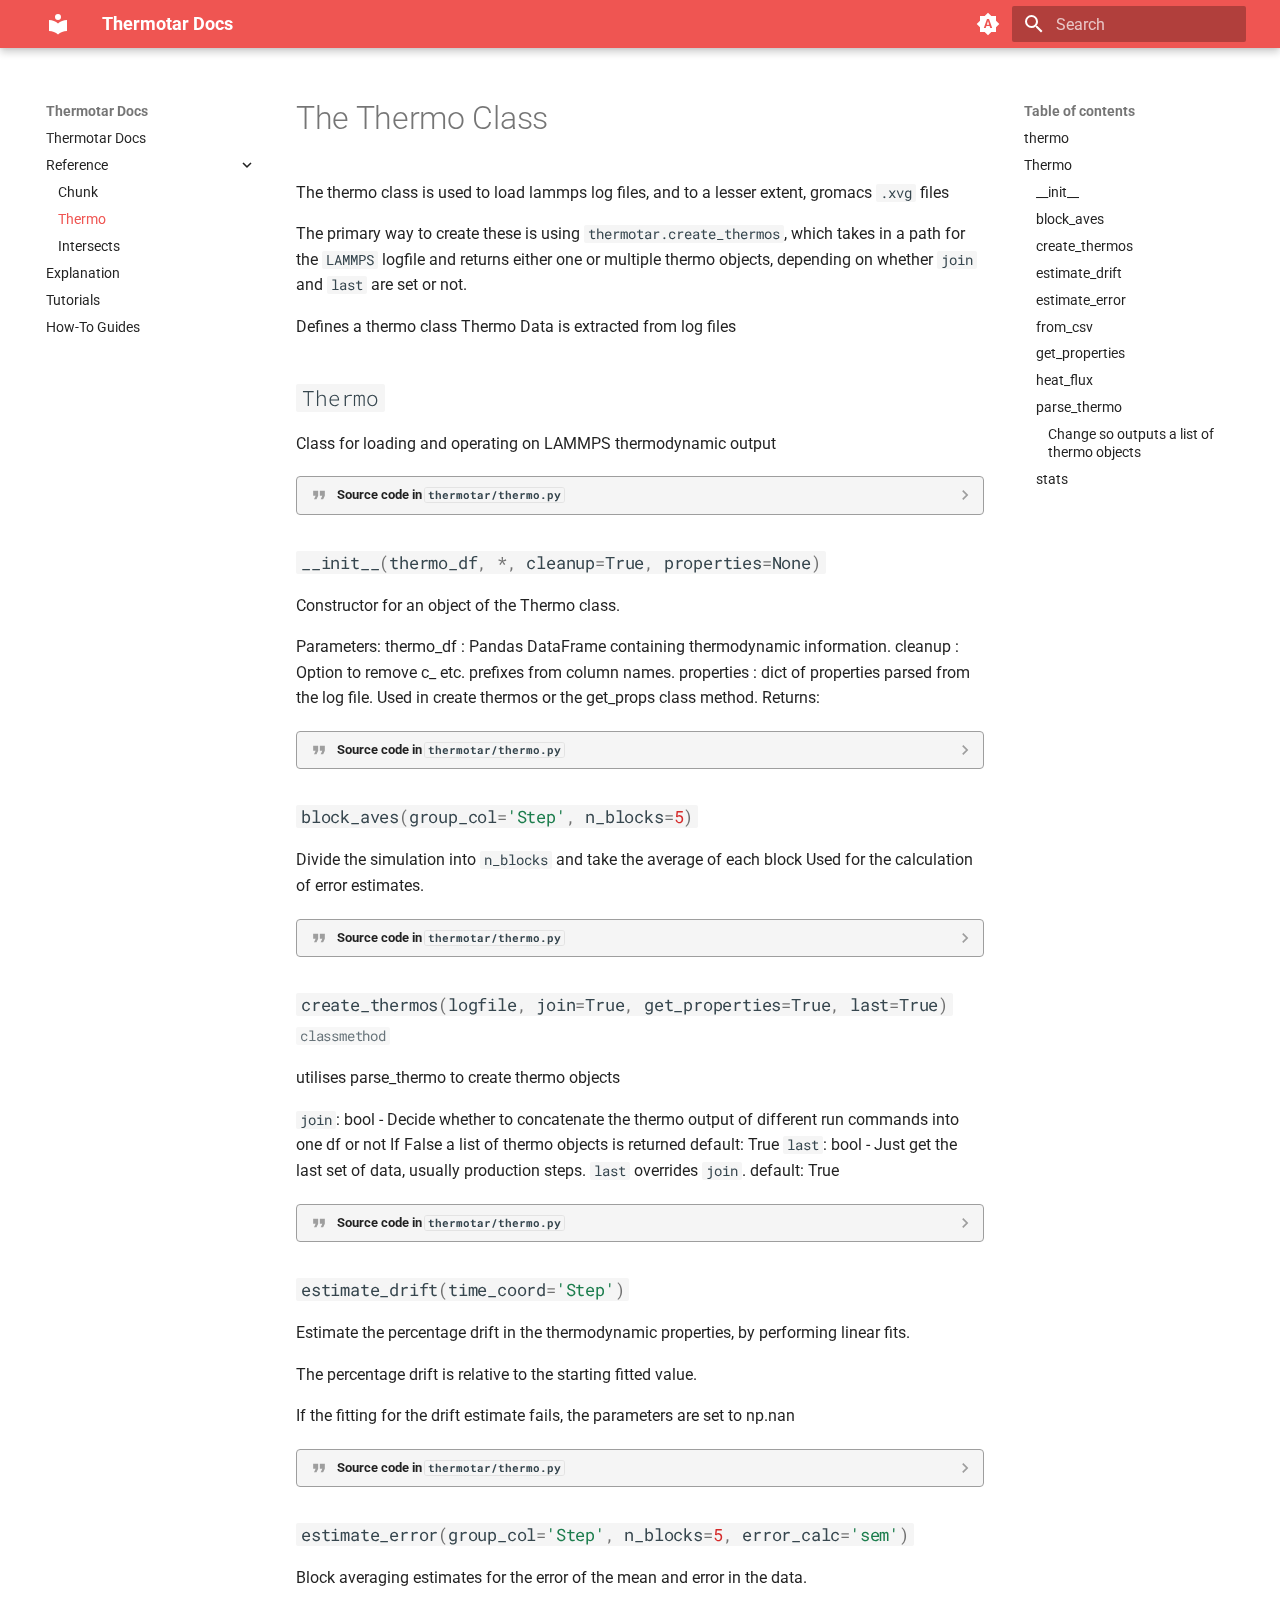
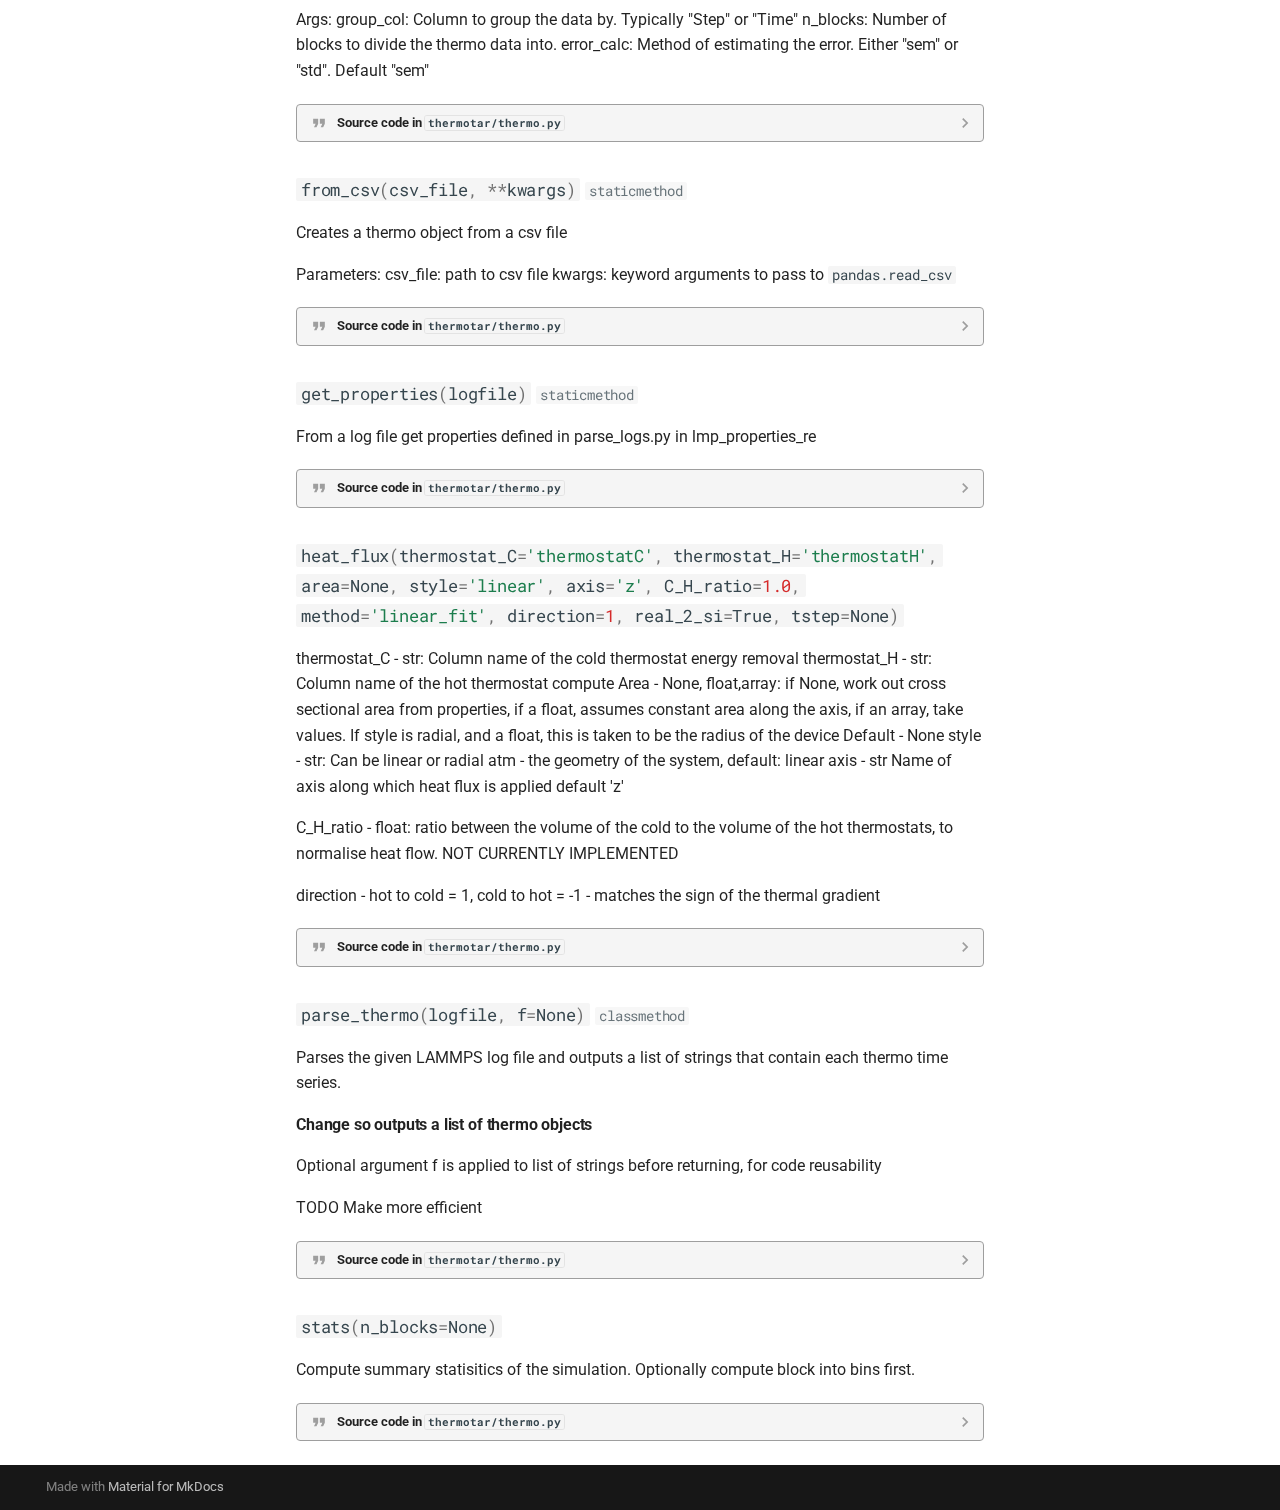
<file: reference/thermo/index.html>
<!doctype html>
<html lang="en" class="no-js">
  <head>
    
      <meta charset="utf-8">
      <meta name="viewport" content="width=device-width,initial-scale=1">
      
      
      
      
        <link rel="prev" href="../chunk/">
      
      
        <link rel="next" href="../interface/">
      
      
      <link rel="icon" href="../../assets/images/favicon.png">
      <meta name="generator" content="mkdocs-1.6.0, mkdocs-material-9.5.31">
    
    
      
        <title>Thermo - Thermotar Docs</title>
      
    
    
      <link rel="stylesheet" href="../../assets/stylesheets/main.3cba04c6.min.css">
      
        
        <link rel="stylesheet" href="../../assets/stylesheets/palette.06af60db.min.css">
      
      


    
    
      
    
    
      
        
        
        <link rel="preconnect" href="https://fonts.gstatic.com" crossorigin>
        <link rel="stylesheet" href="https://fonts.googleapis.com/css?family=Roboto:300,300i,400,400i,700,700i%7CRoboto+Mono:400,400i,700,700i&display=fallback">
        <style>:root{--md-text-font:"Roboto";--md-code-font:"Roboto Mono"}</style>
      
    
    
      <link rel="stylesheet" href="../../assets/_mkdocstrings.css">
    
      <link rel="stylesheet" href="../../stylesheets/extra.css">
    
    <script>__md_scope=new URL("../..",location),__md_hash=e=>[...e].reduce((e,_)=>(e<<5)-e+_.charCodeAt(0),0),__md_get=(e,_=localStorage,t=__md_scope)=>JSON.parse(_.getItem(t.pathname+"."+e)),__md_set=(e,_,t=localStorage,a=__md_scope)=>{try{t.setItem(a.pathname+"."+e,JSON.stringify(_))}catch(e){}}</script>
    
      

    
    
    
  </head>
  
  
    
    
      
    
    
    
    
    <body dir="ltr" data-md-color-scheme="default" data-md-color-primary="indigo" data-md-color-accent="indigo">
  
    
    <input class="md-toggle" data-md-toggle="drawer" type="checkbox" id="__drawer" autocomplete="off">
    <input class="md-toggle" data-md-toggle="search" type="checkbox" id="__search" autocomplete="off">
    <label class="md-overlay" for="__drawer"></label>
    <div data-md-component="skip">
      
        
        <a href="#the-thermo-class" class="md-skip">
          Skip to content
        </a>
      
    </div>
    <div data-md-component="announce">
      
    </div>
    
    
      

  

<header class="md-header md-header--shadow" data-md-component="header">
  <nav class="md-header__inner md-grid" aria-label="Header">
    <a href="../.." title="Thermotar Docs" class="md-header__button md-logo" aria-label="Thermotar Docs" data-md-component="logo">
      
  
  <svg xmlns="http://www.w3.org/2000/svg" viewBox="0 0 24 24"><path d="M12 8a3 3 0 0 0 3-3 3 3 0 0 0-3-3 3 3 0 0 0-3 3 3 3 0 0 0 3 3m0 3.54C9.64 9.35 6.5 8 3 8v11c3.5 0 6.64 1.35 9 3.54 2.36-2.19 5.5-3.54 9-3.54V8c-3.5 0-6.64 1.35-9 3.54Z"/></svg>

    </a>
    <label class="md-header__button md-icon" for="__drawer">
      
      <svg xmlns="http://www.w3.org/2000/svg" viewBox="0 0 24 24"><path d="M3 6h18v2H3V6m0 5h18v2H3v-2m0 5h18v2H3v-2Z"/></svg>
    </label>
    <div class="md-header__title" data-md-component="header-title">
      <div class="md-header__ellipsis">
        <div class="md-header__topic">
          <span class="md-ellipsis">
            Thermotar Docs
          </span>
        </div>
        <div class="md-header__topic" data-md-component="header-topic">
          <span class="md-ellipsis">
            
              Thermo
            
          </span>
        </div>
      </div>
    </div>
    
      
        <form class="md-header__option" data-md-component="palette">
  
    
    
    
    <input class="md-option" data-md-color-media="(prefers-color-scheme)" data-md-color-scheme="default" data-md-color-primary="indigo" data-md-color-accent="indigo"  aria-label="Switch to light mode"  type="radio" name="__palette" id="__palette_0">
    
      <label class="md-header__button md-icon" title="Switch to light mode" for="__palette_1" hidden>
        <svg xmlns="http://www.w3.org/2000/svg" viewBox="0 0 24 24"><path d="m14.3 16-.7-2h-3.2l-.7 2H7.8L11 7h2l3.2 9h-1.9M20 8.69V4h-4.69L12 .69 8.69 4H4v4.69L.69 12 4 15.31V20h4.69L12 23.31 15.31 20H20v-4.69L23.31 12 20 8.69m-9.15 3.96h2.3L12 9l-1.15 3.65Z"/></svg>
      </label>
    
  
    
    
    
    <input class="md-option" data-md-color-media="(prefers-color-scheme: light)" data-md-color-scheme="default" data-md-color-primary="red" data-md-color-accent="red"  aria-label="Switch to dark mode"  type="radio" name="__palette" id="__palette_1">
    
      <label class="md-header__button md-icon" title="Switch to dark mode" for="__palette_2" hidden>
        <svg xmlns="http://www.w3.org/2000/svg" viewBox="0 0 24 24"><path d="M12 8a4 4 0 0 0-4 4 4 4 0 0 0 4 4 4 4 0 0 0 4-4 4 4 0 0 0-4-4m0 10a6 6 0 0 1-6-6 6 6 0 0 1 6-6 6 6 0 0 1 6 6 6 6 0 0 1-6 6m8-9.31V4h-4.69L12 .69 8.69 4H4v4.69L.69 12 4 15.31V20h4.69L12 23.31 15.31 20H20v-4.69L23.31 12 20 8.69Z"/></svg>
      </label>
    
  
    
    
    
    <input class="md-option" data-md-color-media="(prefers-color-scheme: dark)" data-md-color-scheme="slate" data-md-color-primary="indigo" data-md-color-accent="indigo"  aria-label="Switch to light mode"  type="radio" name="__palette" id="__palette_2">
    
      <label class="md-header__button md-icon" title="Switch to light mode" for="__palette_0" hidden>
        <svg xmlns="http://www.w3.org/2000/svg" viewBox="0 0 24 24"><path d="M12 18c-.89 0-1.74-.2-2.5-.55C11.56 16.5 13 14.42 13 12c0-2.42-1.44-4.5-3.5-5.45C10.26 6.2 11.11 6 12 6a6 6 0 0 1 6 6 6 6 0 0 1-6 6m8-9.31V4h-4.69L12 .69 8.69 4H4v4.69L.69 12 4 15.31V20h4.69L12 23.31 15.31 20H20v-4.69L23.31 12 20 8.69Z"/></svg>
      </label>
    
  
</form>
      
    
    
      <script>var media,input,key,value,palette=__md_get("__palette");if(palette&&palette.color){"(prefers-color-scheme)"===palette.color.media&&(media=matchMedia("(prefers-color-scheme: light)"),input=document.querySelector(media.matches?"[data-md-color-media='(prefers-color-scheme: light)']":"[data-md-color-media='(prefers-color-scheme: dark)']"),palette.color.media=input.getAttribute("data-md-color-media"),palette.color.scheme=input.getAttribute("data-md-color-scheme"),palette.color.primary=input.getAttribute("data-md-color-primary"),palette.color.accent=input.getAttribute("data-md-color-accent"));for([key,value]of Object.entries(palette.color))document.body.setAttribute("data-md-color-"+key,value)}</script>
    
    
    
      <label class="md-header__button md-icon" for="__search">
        
        <svg xmlns="http://www.w3.org/2000/svg" viewBox="0 0 24 24"><path d="M9.5 3A6.5 6.5 0 0 1 16 9.5c0 1.61-.59 3.09-1.56 4.23l.27.27h.79l5 5-1.5 1.5-5-5v-.79l-.27-.27A6.516 6.516 0 0 1 9.5 16 6.5 6.5 0 0 1 3 9.5 6.5 6.5 0 0 1 9.5 3m0 2C7 5 5 7 5 9.5S7 14 9.5 14 14 12 14 9.5 12 5 9.5 5Z"/></svg>
      </label>
      <div class="md-search" data-md-component="search" role="dialog">
  <label class="md-search__overlay" for="__search"></label>
  <div class="md-search__inner" role="search">
    <form class="md-search__form" name="search">
      <input type="text" class="md-search__input" name="query" aria-label="Search" placeholder="Search" autocapitalize="off" autocorrect="off" autocomplete="off" spellcheck="false" data-md-component="search-query" required>
      <label class="md-search__icon md-icon" for="__search">
        
        <svg xmlns="http://www.w3.org/2000/svg" viewBox="0 0 24 24"><path d="M9.5 3A6.5 6.5 0 0 1 16 9.5c0 1.61-.59 3.09-1.56 4.23l.27.27h.79l5 5-1.5 1.5-5-5v-.79l-.27-.27A6.516 6.516 0 0 1 9.5 16 6.5 6.5 0 0 1 3 9.5 6.5 6.5 0 0 1 9.5 3m0 2C7 5 5 7 5 9.5S7 14 9.5 14 14 12 14 9.5 12 5 9.5 5Z"/></svg>
        
        <svg xmlns="http://www.w3.org/2000/svg" viewBox="0 0 24 24"><path d="M20 11v2H8l5.5 5.5-1.42 1.42L4.16 12l7.92-7.92L13.5 5.5 8 11h12Z"/></svg>
      </label>
      <nav class="md-search__options" aria-label="Search">
        
        <button type="reset" class="md-search__icon md-icon" title="Clear" aria-label="Clear" tabindex="-1">
          
          <svg xmlns="http://www.w3.org/2000/svg" viewBox="0 0 24 24"><path d="M19 6.41 17.59 5 12 10.59 6.41 5 5 6.41 10.59 12 5 17.59 6.41 19 12 13.41 17.59 19 19 17.59 13.41 12 19 6.41Z"/></svg>
        </button>
      </nav>
      
    </form>
    <div class="md-search__output">
      <div class="md-search__scrollwrap" tabindex="0" data-md-scrollfix>
        <div class="md-search-result" data-md-component="search-result">
          <div class="md-search-result__meta">
            Initializing search
          </div>
          <ol class="md-search-result__list" role="presentation"></ol>
        </div>
      </div>
    </div>
  </div>
</div>
    
    
  </nav>
  
</header>
    
    <div class="md-container" data-md-component="container">
      
      
        
          
        
      
      <main class="md-main" data-md-component="main">
        <div class="md-main__inner md-grid">
          
            
              
              <div class="md-sidebar md-sidebar--primary" data-md-component="sidebar" data-md-type="navigation" >
                <div class="md-sidebar__scrollwrap">
                  <div class="md-sidebar__inner">
                    



<nav class="md-nav md-nav--primary" aria-label="Navigation" data-md-level="0">
  <label class="md-nav__title" for="__drawer">
    <a href="../.." title="Thermotar Docs" class="md-nav__button md-logo" aria-label="Thermotar Docs" data-md-component="logo">
      
  
  <svg xmlns="http://www.w3.org/2000/svg" viewBox="0 0 24 24"><path d="M12 8a3 3 0 0 0 3-3 3 3 0 0 0-3-3 3 3 0 0 0-3 3 3 3 0 0 0 3 3m0 3.54C9.64 9.35 6.5 8 3 8v11c3.5 0 6.64 1.35 9 3.54 2.36-2.19 5.5-3.54 9-3.54V8c-3.5 0-6.64 1.35-9 3.54Z"/></svg>

    </a>
    Thermotar Docs
  </label>
  
  <ul class="md-nav__list" data-md-scrollfix>
    
      
      
  
  
  
  
    <li class="md-nav__item">
      <a href="../.." class="md-nav__link">
        
  
  <span class="md-ellipsis">
    Thermotar Docs
  </span>
  

      </a>
    </li>
  

    
      
      
  
  
    
  
  
  
    
    
    
    
    <li class="md-nav__item md-nav__item--active md-nav__item--nested">
      
        
        
        <input class="md-nav__toggle md-toggle " type="checkbox" id="__nav_2" checked>
        
          
          <label class="md-nav__link" for="__nav_2" id="__nav_2_label" tabindex="0">
            
  
  <span class="md-ellipsis">
    Reference
  </span>
  

            <span class="md-nav__icon md-icon"></span>
          </label>
        
        <nav class="md-nav" data-md-level="1" aria-labelledby="__nav_2_label" aria-expanded="true">
          <label class="md-nav__title" for="__nav_2">
            <span class="md-nav__icon md-icon"></span>
            Reference
          </label>
          <ul class="md-nav__list" data-md-scrollfix>
            
              
                
  
  
  
  
    <li class="md-nav__item">
      <a href="../chunk/" class="md-nav__link">
        
  
  <span class="md-ellipsis">
    Chunk
  </span>
  

      </a>
    </li>
  

              
            
              
                
  
  
    
  
  
  
    <li class="md-nav__item md-nav__item--active">
      
      <input class="md-nav__toggle md-toggle" type="checkbox" id="__toc">
      
      
        
      
      
        <label class="md-nav__link md-nav__link--active" for="__toc">
          
  
  <span class="md-ellipsis">
    Thermo
  </span>
  

          <span class="md-nav__icon md-icon"></span>
        </label>
      
      <a href="./" class="md-nav__link md-nav__link--active">
        
  
  <span class="md-ellipsis">
    Thermo
  </span>
  

      </a>
      
        

<nav class="md-nav md-nav--secondary" aria-label="Table of contents">
  
  
  
    
  
  
    <label class="md-nav__title" for="__toc">
      <span class="md-nav__icon md-icon"></span>
      Table of contents
    </label>
    <ul class="md-nav__list" data-md-component="toc" data-md-scrollfix>
      
        <li class="md-nav__item">
  <a href="#thermotar.thermo" class="md-nav__link">
    <span class="md-ellipsis">
      thermo
    </span>
  </a>
  
</li>
      
        <li class="md-nav__item">
  <a href="#thermotar.thermo.Thermo" class="md-nav__link">
    <span class="md-ellipsis">
      Thermo
    </span>
  </a>
  
    <nav class="md-nav" aria-label="Thermo">
      <ul class="md-nav__list">
        
          <li class="md-nav__item">
  <a href="#thermotar.thermo.Thermo.__init__" class="md-nav__link">
    <span class="md-ellipsis">
      __init__
    </span>
  </a>
  
</li>
        
          <li class="md-nav__item">
  <a href="#thermotar.thermo.Thermo.block_aves" class="md-nav__link">
    <span class="md-ellipsis">
      block_aves
    </span>
  </a>
  
</li>
        
          <li class="md-nav__item">
  <a href="#thermotar.thermo.Thermo.create_thermos" class="md-nav__link">
    <span class="md-ellipsis">
      create_thermos
    </span>
  </a>
  
</li>
        
          <li class="md-nav__item">
  <a href="#thermotar.thermo.Thermo.estimate_drift" class="md-nav__link">
    <span class="md-ellipsis">
      estimate_drift
    </span>
  </a>
  
</li>
        
          <li class="md-nav__item">
  <a href="#thermotar.thermo.Thermo.estimate_error" class="md-nav__link">
    <span class="md-ellipsis">
      estimate_error
    </span>
  </a>
  
</li>
        
          <li class="md-nav__item">
  <a href="#thermotar.thermo.Thermo.from_csv" class="md-nav__link">
    <span class="md-ellipsis">
      from_csv
    </span>
  </a>
  
</li>
        
          <li class="md-nav__item">
  <a href="#thermotar.thermo.Thermo.get_properties" class="md-nav__link">
    <span class="md-ellipsis">
      get_properties
    </span>
  </a>
  
</li>
        
          <li class="md-nav__item">
  <a href="#thermotar.thermo.Thermo.heat_flux" class="md-nav__link">
    <span class="md-ellipsis">
      heat_flux
    </span>
  </a>
  
</li>
        
          <li class="md-nav__item">
  <a href="#thermotar.thermo.Thermo.parse_thermo" class="md-nav__link">
    <span class="md-ellipsis">
      parse_thermo
    </span>
  </a>
  
    <nav class="md-nav" aria-label="parse_thermo">
      <ul class="md-nav__list">
        
          <li class="md-nav__item">
  <a href="#thermotar.thermo.Thermo.parse_thermo--change-so-outputs-a-list-of-thermo-objects" class="md-nav__link">
    <span class="md-ellipsis">
      Change so outputs a list of thermo objects
    </span>
  </a>
  
</li>
        
      </ul>
    </nav>
  
</li>
        
          <li class="md-nav__item">
  <a href="#thermotar.thermo.Thermo.stats" class="md-nav__link">
    <span class="md-ellipsis">
      stats
    </span>
  </a>
  
</li>
        
      </ul>
    </nav>
  
</li>
      
    </ul>
  
</nav>
      
    </li>
  

              
            
              
                
  
  
  
  
    <li class="md-nav__item">
      <a href="../interface/" class="md-nav__link">
        
  
  <span class="md-ellipsis">
    Intersects
  </span>
  

      </a>
    </li>
  

              
            
          </ul>
        </nav>
      
    </li>
  

    
      
      
  
  
  
  
    <li class="md-nav__item">
      <a href="../../explanation/" class="md-nav__link">
        
  
  <span class="md-ellipsis">
    Explanation
  </span>
  

      </a>
    </li>
  

    
      
      
  
  
  
  
    <li class="md-nav__item">
      <a href="../../tutorials/" class="md-nav__link">
        
  
  <span class="md-ellipsis">
    Tutorials
  </span>
  

      </a>
    </li>
  

    
      
      
  
  
  
  
    <li class="md-nav__item">
      <a href="../../how-to-guides/" class="md-nav__link">
        
  
  <span class="md-ellipsis">
    How-To Guides
  </span>
  

      </a>
    </li>
  

    
  </ul>
</nav>
                  </div>
                </div>
              </div>
            
            
              
              <div class="md-sidebar md-sidebar--secondary" data-md-component="sidebar" data-md-type="toc" >
                <div class="md-sidebar__scrollwrap">
                  <div class="md-sidebar__inner">
                    

<nav class="md-nav md-nav--secondary" aria-label="Table of contents">
  
  
  
    
  
  
    <label class="md-nav__title" for="__toc">
      <span class="md-nav__icon md-icon"></span>
      Table of contents
    </label>
    <ul class="md-nav__list" data-md-component="toc" data-md-scrollfix>
      
        <li class="md-nav__item">
  <a href="#thermotar.thermo" class="md-nav__link">
    <span class="md-ellipsis">
      thermo
    </span>
  </a>
  
</li>
      
        <li class="md-nav__item">
  <a href="#thermotar.thermo.Thermo" class="md-nav__link">
    <span class="md-ellipsis">
      Thermo
    </span>
  </a>
  
    <nav class="md-nav" aria-label="Thermo">
      <ul class="md-nav__list">
        
          <li class="md-nav__item">
  <a href="#thermotar.thermo.Thermo.__init__" class="md-nav__link">
    <span class="md-ellipsis">
      __init__
    </span>
  </a>
  
</li>
        
          <li class="md-nav__item">
  <a href="#thermotar.thermo.Thermo.block_aves" class="md-nav__link">
    <span class="md-ellipsis">
      block_aves
    </span>
  </a>
  
</li>
        
          <li class="md-nav__item">
  <a href="#thermotar.thermo.Thermo.create_thermos" class="md-nav__link">
    <span class="md-ellipsis">
      create_thermos
    </span>
  </a>
  
</li>
        
          <li class="md-nav__item">
  <a href="#thermotar.thermo.Thermo.estimate_drift" class="md-nav__link">
    <span class="md-ellipsis">
      estimate_drift
    </span>
  </a>
  
</li>
        
          <li class="md-nav__item">
  <a href="#thermotar.thermo.Thermo.estimate_error" class="md-nav__link">
    <span class="md-ellipsis">
      estimate_error
    </span>
  </a>
  
</li>
        
          <li class="md-nav__item">
  <a href="#thermotar.thermo.Thermo.from_csv" class="md-nav__link">
    <span class="md-ellipsis">
      from_csv
    </span>
  </a>
  
</li>
        
          <li class="md-nav__item">
  <a href="#thermotar.thermo.Thermo.get_properties" class="md-nav__link">
    <span class="md-ellipsis">
      get_properties
    </span>
  </a>
  
</li>
        
          <li class="md-nav__item">
  <a href="#thermotar.thermo.Thermo.heat_flux" class="md-nav__link">
    <span class="md-ellipsis">
      heat_flux
    </span>
  </a>
  
</li>
        
          <li class="md-nav__item">
  <a href="#thermotar.thermo.Thermo.parse_thermo" class="md-nav__link">
    <span class="md-ellipsis">
      parse_thermo
    </span>
  </a>
  
    <nav class="md-nav" aria-label="parse_thermo">
      <ul class="md-nav__list">
        
          <li class="md-nav__item">
  <a href="#thermotar.thermo.Thermo.parse_thermo--change-so-outputs-a-list-of-thermo-objects" class="md-nav__link">
    <span class="md-ellipsis">
      Change so outputs a list of thermo objects
    </span>
  </a>
  
</li>
        
      </ul>
    </nav>
  
</li>
        
          <li class="md-nav__item">
  <a href="#thermotar.thermo.Thermo.stats" class="md-nav__link">
    <span class="md-ellipsis">
      stats
    </span>
  </a>
  
</li>
        
      </ul>
    </nav>
  
</li>
      
    </ul>
  
</nav>
                  </div>
                </div>
              </div>
            
          
          
            <div class="md-content" data-md-component="content">
              <article class="md-content__inner md-typeset">
                
                  


<h1 id="the-thermo-class">The Thermo Class</h1>
<p>The thermo class is used to load lammps log files, and to a lesser extent, gromacs <code>.xvg</code> files</p>
<p>The primary way to create these is using <code>thermotar.create_thermos</code>, which takes in a path for the <code>LAMMPS</code> logfile and 
returns either one or multiple thermo objects, depending on whether <code>join</code> and <code>last</code> are set or not.</p>


<div class="doc doc-object doc-module">



<a id="thermotar.thermo"></a>
    <div class="doc doc-contents first">

      <p>Defines a thermo class
Thermo Data is extracted from log files</p>



  <div class="doc doc-children">








<div class="doc doc-object doc-class">



<h2 id="thermotar.thermo.Thermo" class="doc doc-heading">
            <code>Thermo</code>


</h2>


    <div class="doc doc-contents ">


      <p>Class for loading and operating on LAMMPS thermodynamic output</p>

              <details class="quote">
                <summary>Source code in <code>thermotar/thermo.py</code></summary>
                <div class="highlight"><table class="highlighttable"><tr><td class="linenos"><div class="linenodiv"><pre><span></span><span class="normal"> 20</span>
<span class="normal"> 21</span>
<span class="normal"> 22</span>
<span class="normal"> 23</span>
<span class="normal"> 24</span>
<span class="normal"> 25</span>
<span class="normal"> 26</span>
<span class="normal"> 27</span>
<span class="normal"> 28</span>
<span class="normal"> 29</span>
<span class="normal"> 30</span>
<span class="normal"> 31</span>
<span class="normal"> 32</span>
<span class="normal"> 33</span>
<span class="normal"> 34</span>
<span class="normal"> 35</span>
<span class="normal"> 36</span>
<span class="normal"> 37</span>
<span class="normal"> 38</span>
<span class="normal"> 39</span>
<span class="normal"> 40</span>
<span class="normal"> 41</span>
<span class="normal"> 42</span>
<span class="normal"> 43</span>
<span class="normal"> 44</span>
<span class="normal"> 45</span>
<span class="normal"> 46</span>
<span class="normal"> 47</span>
<span class="normal"> 48</span>
<span class="normal"> 49</span>
<span class="normal"> 50</span>
<span class="normal"> 51</span>
<span class="normal"> 52</span>
<span class="normal"> 53</span>
<span class="normal"> 54</span>
<span class="normal"> 55</span>
<span class="normal"> 56</span>
<span class="normal"> 57</span>
<span class="normal"> 58</span>
<span class="normal"> 59</span>
<span class="normal"> 60</span>
<span class="normal"> 61</span>
<span class="normal"> 62</span>
<span class="normal"> 63</span>
<span class="normal"> 64</span>
<span class="normal"> 65</span>
<span class="normal"> 66</span>
<span class="normal"> 67</span>
<span class="normal"> 68</span>
<span class="normal"> 69</span>
<span class="normal"> 70</span>
<span class="normal"> 71</span>
<span class="normal"> 72</span>
<span class="normal"> 73</span>
<span class="normal"> 74</span>
<span class="normal"> 75</span>
<span class="normal"> 76</span>
<span class="normal"> 77</span>
<span class="normal"> 78</span>
<span class="normal"> 79</span>
<span class="normal"> 80</span>
<span class="normal"> 81</span>
<span class="normal"> 82</span>
<span class="normal"> 83</span>
<span class="normal"> 84</span>
<span class="normal"> 85</span>
<span class="normal"> 86</span>
<span class="normal"> 87</span>
<span class="normal"> 88</span>
<span class="normal"> 89</span>
<span class="normal"> 90</span>
<span class="normal"> 91</span>
<span class="normal"> 92</span>
<span class="normal"> 93</span>
<span class="normal"> 94</span>
<span class="normal"> 95</span>
<span class="normal"> 96</span>
<span class="normal"> 97</span>
<span class="normal"> 98</span>
<span class="normal"> 99</span>
<span class="normal">100</span>
<span class="normal">101</span>
<span class="normal">102</span>
<span class="normal">103</span>
<span class="normal">104</span>
<span class="normal">105</span>
<span class="normal">106</span>
<span class="normal">107</span>
<span class="normal">108</span>
<span class="normal">109</span>
<span class="normal">110</span>
<span class="normal">111</span>
<span class="normal">112</span>
<span class="normal">113</span>
<span class="normal">114</span>
<span class="normal">115</span>
<span class="normal">116</span>
<span class="normal">117</span>
<span class="normal">118</span>
<span class="normal">119</span>
<span class="normal">120</span>
<span class="normal">121</span>
<span class="normal">122</span>
<span class="normal">123</span>
<span class="normal">124</span>
<span class="normal">125</span>
<span class="normal">126</span>
<span class="normal">127</span>
<span class="normal">128</span>
<span class="normal">129</span>
<span class="normal">130</span>
<span class="normal">131</span>
<span class="normal">132</span>
<span class="normal">133</span>
<span class="normal">134</span>
<span class="normal">135</span>
<span class="normal">136</span>
<span class="normal">137</span>
<span class="normal">138</span>
<span class="normal">139</span>
<span class="normal">140</span>
<span class="normal">141</span>
<span class="normal">142</span>
<span class="normal">143</span>
<span class="normal">144</span>
<span class="normal">145</span>
<span class="normal">146</span>
<span class="normal">147</span>
<span class="normal">148</span>
<span class="normal">149</span>
<span class="normal">150</span>
<span class="normal">151</span>
<span class="normal">152</span>
<span class="normal">153</span>
<span class="normal">154</span>
<span class="normal">155</span>
<span class="normal">156</span>
<span class="normal">157</span>
<span class="normal">158</span>
<span class="normal">159</span>
<span class="normal">160</span>
<span class="normal">161</span>
<span class="normal">162</span>
<span class="normal">163</span>
<span class="normal">164</span>
<span class="normal">165</span>
<span class="normal">166</span>
<span class="normal">167</span>
<span class="normal">168</span>
<span class="normal">169</span>
<span class="normal">170</span>
<span class="normal">171</span>
<span class="normal">172</span>
<span class="normal">173</span>
<span class="normal">174</span>
<span class="normal">175</span>
<span class="normal">176</span>
<span class="normal">177</span>
<span class="normal">178</span>
<span class="normal">179</span>
<span class="normal">180</span>
<span class="normal">181</span>
<span class="normal">182</span>
<span class="normal">183</span>
<span class="normal">184</span>
<span class="normal">185</span>
<span class="normal">186</span>
<span class="normal">187</span>
<span class="normal">188</span>
<span class="normal">189</span>
<span class="normal">190</span>
<span class="normal">191</span>
<span class="normal">192</span>
<span class="normal">193</span>
<span class="normal">194</span>
<span class="normal">195</span>
<span class="normal">196</span>
<span class="normal">197</span>
<span class="normal">198</span>
<span class="normal">199</span>
<span class="normal">200</span>
<span class="normal">201</span>
<span class="normal">202</span>
<span class="normal">203</span>
<span class="normal">204</span>
<span class="normal">205</span>
<span class="normal">206</span>
<span class="normal">207</span>
<span class="normal">208</span>
<span class="normal">209</span>
<span class="normal">210</span>
<span class="normal">211</span>
<span class="normal">212</span>
<span class="normal">213</span>
<span class="normal">214</span>
<span class="normal">215</span>
<span class="normal">216</span>
<span class="normal">217</span>
<span class="normal">218</span>
<span class="normal">219</span>
<span class="normal">220</span>
<span class="normal">221</span>
<span class="normal">222</span>
<span class="normal">223</span>
<span class="normal">224</span>
<span class="normal">225</span>
<span class="normal">226</span>
<span class="normal">227</span>
<span class="normal">228</span>
<span class="normal">229</span>
<span class="normal">230</span>
<span class="normal">231</span>
<span class="normal">232</span>
<span class="normal">233</span>
<span class="normal">234</span>
<span class="normal">235</span>
<span class="normal">236</span>
<span class="normal">237</span>
<span class="normal">238</span>
<span class="normal">239</span>
<span class="normal">240</span>
<span class="normal">241</span>
<span class="normal">242</span>
<span class="normal">243</span>
<span class="normal">244</span>
<span class="normal">245</span>
<span class="normal">246</span>
<span class="normal">247</span>
<span class="normal">248</span>
<span class="normal">249</span>
<span class="normal">250</span>
<span class="normal">251</span>
<span class="normal">252</span>
<span class="normal">253</span>
<span class="normal">254</span>
<span class="normal">255</span>
<span class="normal">256</span>
<span class="normal">257</span>
<span class="normal">258</span>
<span class="normal">259</span>
<span class="normal">260</span>
<span class="normal">261</span>
<span class="normal">262</span>
<span class="normal">263</span>
<span class="normal">264</span>
<span class="normal">265</span>
<span class="normal">266</span>
<span class="normal">267</span>
<span class="normal">268</span>
<span class="normal">269</span>
<span class="normal">270</span>
<span class="normal">271</span>
<span class="normal">272</span>
<span class="normal">273</span>
<span class="normal">274</span>
<span class="normal">275</span>
<span class="normal">276</span>
<span class="normal">277</span>
<span class="normal">278</span>
<span class="normal">279</span>
<span class="normal">280</span>
<span class="normal">281</span>
<span class="normal">282</span>
<span class="normal">283</span>
<span class="normal">284</span>
<span class="normal">285</span>
<span class="normal">286</span>
<span class="normal">287</span>
<span class="normal">288</span>
<span class="normal">289</span>
<span class="normal">290</span>
<span class="normal">291</span>
<span class="normal">292</span>
<span class="normal">293</span>
<span class="normal">294</span>
<span class="normal">295</span>
<span class="normal">296</span>
<span class="normal">297</span>
<span class="normal">298</span>
<span class="normal">299</span>
<span class="normal">300</span>
<span class="normal">301</span>
<span class="normal">302</span>
<span class="normal">303</span>
<span class="normal">304</span>
<span class="normal">305</span>
<span class="normal">306</span>
<span class="normal">307</span>
<span class="normal">308</span>
<span class="normal">309</span>
<span class="normal">310</span>
<span class="normal">311</span>
<span class="normal">312</span>
<span class="normal">313</span>
<span class="normal">314</span>
<span class="normal">315</span>
<span class="normal">316</span>
<span class="normal">317</span>
<span class="normal">318</span>
<span class="normal">319</span>
<span class="normal">320</span>
<span class="normal">321</span>
<span class="normal">322</span>
<span class="normal">323</span>
<span class="normal">324</span>
<span class="normal">325</span>
<span class="normal">326</span>
<span class="normal">327</span>
<span class="normal">328</span>
<span class="normal">329</span>
<span class="normal">330</span>
<span class="normal">331</span>
<span class="normal">332</span>
<span class="normal">333</span>
<span class="normal">334</span>
<span class="normal">335</span>
<span class="normal">336</span>
<span class="normal">337</span>
<span class="normal">338</span>
<span class="normal">339</span>
<span class="normal">340</span>
<span class="normal">341</span>
<span class="normal">342</span>
<span class="normal">343</span>
<span class="normal">344</span>
<span class="normal">345</span>
<span class="normal">346</span>
<span class="normal">347</span>
<span class="normal">348</span>
<span class="normal">349</span>
<span class="normal">350</span>
<span class="normal">351</span>
<span class="normal">352</span>
<span class="normal">353</span>
<span class="normal">354</span>
<span class="normal">355</span>
<span class="normal">356</span>
<span class="normal">357</span>
<span class="normal">358</span>
<span class="normal">359</span>
<span class="normal">360</span>
<span class="normal">361</span>
<span class="normal">362</span>
<span class="normal">363</span>
<span class="normal">364</span>
<span class="normal">365</span>
<span class="normal">366</span>
<span class="normal">367</span>
<span class="normal">368</span>
<span class="normal">369</span>
<span class="normal">370</span>
<span class="normal">371</span>
<span class="normal">372</span>
<span class="normal">373</span>
<span class="normal">374</span>
<span class="normal">375</span>
<span class="normal">376</span>
<span class="normal">377</span>
<span class="normal">378</span>
<span class="normal">379</span>
<span class="normal">380</span>
<span class="normal">381</span>
<span class="normal">382</span>
<span class="normal">383</span>
<span class="normal">384</span>
<span class="normal">385</span>
<span class="normal">386</span>
<span class="normal">387</span>
<span class="normal">388</span>
<span class="normal">389</span>
<span class="normal">390</span>
<span class="normal">391</span>
<span class="normal">392</span>
<span class="normal">393</span>
<span class="normal">394</span>
<span class="normal">395</span>
<span class="normal">396</span>
<span class="normal">397</span>
<span class="normal">398</span>
<span class="normal">399</span>
<span class="normal">400</span>
<span class="normal">401</span>
<span class="normal">402</span>
<span class="normal">403</span>
<span class="normal">404</span>
<span class="normal">405</span>
<span class="normal">406</span>
<span class="normal">407</span>
<span class="normal">408</span>
<span class="normal">409</span>
<span class="normal">410</span>
<span class="normal">411</span>
<span class="normal">412</span>
<span class="normal">413</span>
<span class="normal">414</span>
<span class="normal">415</span>
<span class="normal">416</span>
<span class="normal">417</span>
<span class="normal">418</span>
<span class="normal">419</span>
<span class="normal">420</span>
<span class="normal">421</span>
<span class="normal">422</span>
<span class="normal">423</span>
<span class="normal">424</span>
<span class="normal">425</span>
<span class="normal">426</span>
<span class="normal">427</span>
<span class="normal">428</span>
<span class="normal">429</span>
<span class="normal">430</span>
<span class="normal">431</span>
<span class="normal">432</span>
<span class="normal">433</span>
<span class="normal">434</span>
<span class="normal">435</span>
<span class="normal">436</span>
<span class="normal">437</span></pre></div></td><td class="code"><div><pre><span></span><code><span class="k">class</span> <span class="nc">Thermo</span><span class="p">:</span>
<span class="w">    </span><span class="sd">&quot;&quot;&quot;</span>
<span class="sd">    Class for loading and operating on LAMMPS thermodynamic output</span>
<span class="sd">    &quot;&quot;&quot;</span>

    <span class="k">def</span> <span class="fm">__init__</span><span class="p">(</span>
        <span class="bp">self</span><span class="p">,</span>
        <span class="n">thermo_df</span><span class="p">:</span> <span class="n">pd</span><span class="o">.</span><span class="n">DataFrame</span><span class="p">,</span>
        <span class="o">*</span><span class="p">,</span>
        <span class="n">cleanup</span><span class="p">:</span> <span class="nb">bool</span> <span class="o">=</span> <span class="kc">True</span><span class="p">,</span>
        <span class="n">properties</span><span class="p">:</span> <span class="n">Optional</span><span class="p">[</span><span class="n">Dict</span><span class="p">[</span><span class="nb">str</span><span class="p">,</span> <span class="n">Any</span><span class="p">]]</span> <span class="o">=</span> <span class="kc">None</span><span class="p">,</span>
    <span class="p">):</span>
<span class="w">        </span><span class="sd">&quot;&quot;&quot;</span>
<span class="sd">        Constructor for an object of the Thermo class.</span>

<span class="sd">        Parameters:</span>
<span class="sd">            thermo_df : Pandas DataFrame containing thermodynamic information.</span>
<span class="sd">            cleanup : Option to remove c_ etc. prefixes from column names.</span>
<span class="sd">            properties : dict of properties parsed from the log file.</span>
<span class="sd">            Used in create thermos or the get_props class method.</span>
<span class="sd">        Returns:</span>

<span class="sd">        &quot;&quot;&quot;</span>
        <span class="bp">self</span><span class="o">.</span><span class="n">data</span><span class="p">:</span> <span class="n">pd</span><span class="o">.</span><span class="n">DataFrame</span> <span class="o">=</span> <span class="n">thermo_df</span>

        <span class="c1"># clean up dataframe</span>

        <span class="k">if</span> <span class="n">cleanup</span><span class="p">:</span>
            <span class="c1"># apply strip_pref function to remove &#39;c_/f_/v_&#39; prefixes to all columns</span>
            <span class="bp">self</span><span class="o">.</span><span class="n">data</span><span class="o">.</span><span class="n">rename</span><span class="p">(</span><span class="n">columns</span><span class="o">=</span><span class="n">lmp_utils</span><span class="o">.</span><span class="n">strip_pref</span><span class="p">,</span> <span class="n">inplace</span><span class="o">=</span><span class="kc">True</span><span class="p">)</span>
            <span class="c1"># replace &#39;/&#39; and &#39;[]&#39; as well as other python unfriendly characters,</span>
            <span class="c1"># so these columns can be accessed with attributes</span>
            <span class="bp">self</span><span class="o">.</span><span class="n">data</span><span class="o">.</span><span class="n">rename</span><span class="p">(</span><span class="n">columns</span><span class="o">=</span><span class="n">lmp_utils</span><span class="o">.</span><span class="n">drop_python_bad</span><span class="p">,</span> <span class="n">inplace</span><span class="o">=</span><span class="kc">True</span><span class="p">)</span>

        <span class="bp">self</span><span class="o">.</span><span class="n">properties_dict</span> <span class="o">=</span> <span class="n">properties</span>

        <span class="k">if</span> <span class="bp">self</span><span class="o">.</span><span class="n">properties_dict</span> <span class="ow">is</span> <span class="ow">not</span> <span class="kc">None</span><span class="p">:</span>
            <span class="c1"># set up properties</span>
            <span class="k">if</span> <span class="nb">len</span><span class="p">(</span><span class="bp">self</span><span class="o">.</span><span class="n">properties_dict</span><span class="p">)</span> <span class="o">&gt;</span> <span class="mi">0</span><span class="p">:</span>
                <span class="c1">### TODO: set up setters and getters to the properties dict instead</span>
                <span class="k">try</span><span class="p">:</span>
                    <span class="bp">self</span><span class="o">.</span><span class="n">time_step</span> <span class="o">=</span> <span class="bp">self</span><span class="o">.</span><span class="n">properties_dict</span><span class="p">[</span><span class="s2">&quot;time_step&quot;</span><span class="p">]</span>
                    <span class="bp">self</span><span class="o">.</span><span class="n">box</span> <span class="o">=</span> <span class="bp">self</span><span class="o">.</span><span class="n">properties_dict</span><span class="p">[</span><span class="s2">&quot;box&quot;</span><span class="p">]</span>
                    <span class="c1"># called box_Lx rather than Lx incase</span>
                    <span class="c1"># it is reported via thermo output</span>
                    <span class="bp">self</span><span class="o">.</span><span class="n">box_Lx</span> <span class="o">=</span> <span class="bp">self</span><span class="o">.</span><span class="n">box</span><span class="p">[</span><span class="mi">3</span><span class="p">]</span> <span class="o">-</span> <span class="bp">self</span><span class="o">.</span><span class="n">box</span><span class="p">[</span><span class="mi">0</span><span class="p">]</span>
                    <span class="bp">self</span><span class="o">.</span><span class="n">box_Ly</span> <span class="o">=</span> <span class="bp">self</span><span class="o">.</span><span class="n">box</span><span class="p">[</span><span class="mi">4</span><span class="p">]</span> <span class="o">-</span> <span class="bp">self</span><span class="o">.</span><span class="n">box</span><span class="p">[</span><span class="mi">1</span><span class="p">]</span>
                    <span class="bp">self</span><span class="o">.</span><span class="n">box_Lz</span> <span class="o">=</span> <span class="bp">self</span><span class="o">.</span><span class="n">box</span><span class="p">[</span><span class="mi">5</span><span class="p">]</span> <span class="o">-</span> <span class="bp">self</span><span class="o">.</span><span class="n">box</span><span class="p">[</span><span class="mi">2</span><span class="p">]</span>
                    <span class="bp">self</span><span class="o">.</span><span class="n">lattice_initial</span> <span class="o">=</span> <span class="bp">self</span><span class="o">.</span><span class="n">properties_dict</span><span class="p">[</span><span class="s2">&quot;lattice_initial&quot;</span><span class="p">]</span>
                <span class="k">except</span> <span class="ne">KeyError</span><span class="p">:</span>
                    <span class="k">pass</span>

        <span class="c1"># for col in self.data.columns:</span>
        <span class="c1">#     setattr(self, col ,getattr(self.data, col))</span>
        <span class="c1"># sets setters and getters for each column of the df as attributes of the CLASS</span>
        <span class="c1"># Has to be class, not the object itself</span>
        <span class="n">df_utils</span><span class="o">.</span><span class="n">raise_columns</span><span class="p">(</span><span class="bp">self</span><span class="p">)</span>

    <span class="k">def</span> <span class="nf">heat_flux</span><span class="p">(</span>
        <span class="bp">self</span><span class="p">,</span>
        <span class="n">thermostat_C</span><span class="p">:</span> <span class="nb">str</span> <span class="o">=</span> <span class="s2">&quot;thermostatC&quot;</span><span class="p">,</span>
        <span class="n">thermostat_H</span><span class="p">:</span> <span class="nb">str</span> <span class="o">=</span> <span class="s2">&quot;thermostatH&quot;</span><span class="p">,</span>
        <span class="n">area</span><span class="p">:</span> <span class="n">Optional</span><span class="p">[</span><span class="nb">float</span><span class="p">]</span> <span class="o">=</span> <span class="kc">None</span><span class="p">,</span>
        <span class="n">style</span><span class="p">:</span> <span class="nb">str</span> <span class="o">=</span> <span class="s2">&quot;linear&quot;</span><span class="p">,</span>
        <span class="n">axis</span><span class="p">:</span> <span class="nb">str</span> <span class="o">=</span> <span class="s2">&quot;z&quot;</span><span class="p">,</span>
        <span class="n">C_H_ratio</span><span class="p">:</span> <span class="nb">float</span> <span class="o">=</span> <span class="mf">1.0</span><span class="p">,</span>
        <span class="n">method</span><span class="p">:</span> <span class="nb">str</span> <span class="o">=</span> <span class="s2">&quot;linear_fit&quot;</span><span class="p">,</span>
        <span class="n">direction</span><span class="p">:</span> <span class="nb">int</span> <span class="o">=</span> <span class="mi">1</span><span class="p">,</span>
        <span class="n">real_2_si</span><span class="p">:</span> <span class="nb">bool</span> <span class="o">=</span> <span class="kc">True</span><span class="p">,</span>
        <span class="n">tstep</span><span class="p">:</span> <span class="n">Optional</span><span class="p">[</span><span class="nb">float</span><span class="p">]</span> <span class="o">=</span> <span class="kc">None</span><span class="p">,</span>
    <span class="p">)</span> <span class="o">-&gt;</span> <span class="nb">float</span><span class="p">:</span>
<span class="w">        </span><span class="sd">&quot;&quot;&quot;</span>
<span class="sd">        thermostat_C  - str:</span>
<span class="sd">            Column name of the cold thermostat energy removal</span>
<span class="sd">        thermostat_H - str:</span>
<span class="sd">            Column name of the hot thermostat compute</span>
<span class="sd">        Area - None, float,array:</span>
<span class="sd">            if None, work out cross sectional area from properties, if a float, assumes</span>
<span class="sd">            constant area along the axis,</span>
<span class="sd">            if an array, take values. If style is radial, and a float,</span>
<span class="sd">            this is taken to be the radius of the device</span>
<span class="sd">            Default - None</span>
<span class="sd">        style - str:</span>
<span class="sd">            Can be linear or radial atm - the geometry of the system,</span>
<span class="sd">            default: linear</span>
<span class="sd">        axis - str</span>
<span class="sd">                Name of axis along which heat flux is applied</span>
<span class="sd">                default &#39;z&#39;</span>

<span class="sd">        C_H_ratio - float:</span>
<span class="sd">            ratio between the volume of the cold to the volume of the hot thermostats,</span>
<span class="sd">            to normalise heat flow. NOT CURRENTLY IMPLEMENTED</span>

<span class="sd">        direction - hot to cold = 1,  cold to hot = -1 - matches</span>
<span class="sd">                    the sign of the thermal gradient</span>

<span class="sd">        &quot;&quot;&quot;</span>
        <span class="c1"># for spheriical, area needs to be a radius or an array</span>
        <span class="c1"># of points for the area as a function of r</span>

        <span class="k">if</span> <span class="n">style</span> <span class="o">!=</span> <span class="s2">&quot;linear&quot;</span><span class="p">:</span>
            <span class="k">raise</span> <span class="ne">ValueError</span><span class="p">(</span><span class="s1">&#39;Currently Only `style=&quot;linear&quot;` is supported.&#39;</span><span class="p">)</span>

        <span class="k">if</span> <span class="n">area</span> <span class="ow">is</span> <span class="kc">None</span><span class="p">:</span>
            <span class="c1"># find the area if it has been located in the thermo file metadata</span>

            <span class="k">if</span> <span class="n">axis</span> <span class="o">==</span> <span class="s2">&quot;x&quot;</span><span class="p">:</span>
                <span class="n">area</span> <span class="o">=</span> <span class="bp">self</span><span class="o">.</span><span class="n">box_Ly</span> <span class="o">*</span> <span class="bp">self</span><span class="o">.</span><span class="n">box_Lz</span>
            <span class="k">elif</span> <span class="n">axis</span> <span class="o">==</span> <span class="s2">&quot;y&quot;</span><span class="p">:</span>
                <span class="n">area</span> <span class="o">=</span> <span class="bp">self</span><span class="o">.</span><span class="n">box_Lx</span> <span class="o">*</span> <span class="bp">self</span><span class="o">.</span><span class="n">box_Lz</span>
            <span class="k">elif</span> <span class="n">axis</span> <span class="o">==</span> <span class="s2">&quot;z&quot;</span><span class="p">:</span>
                <span class="n">area</span> <span class="o">=</span> <span class="bp">self</span><span class="o">.</span><span class="n">box_Lx</span> <span class="o">*</span> <span class="bp">self</span><span class="o">.</span><span class="n">box_Ly</span>
            <span class="k">else</span><span class="p">:</span>
                <span class="k">raise</span> <span class="ne">ValueError</span><span class="p">(</span><span class="s2">&quot;axis must be x, y, or z&quot;</span><span class="p">)</span>

        <span class="k">if</span> <span class="n">tstep</span> <span class="ow">is</span> <span class="kc">None</span><span class="p">:</span>
            <span class="k">try</span><span class="p">:</span>
                <span class="n">tstep</span> <span class="o">=</span> <span class="bp">self</span><span class="o">.</span><span class="n">step</span>
            <span class="k">except</span> <span class="ne">AttributeError</span><span class="p">:</span>
                <span class="k">raise</span> <span class="ne">AttributeError</span><span class="p">(</span><span class="s2">&quot;Timestep has not been loaded from log file&quot;</span><span class="p">)</span>
        <span class="k">try</span><span class="p">:</span>
            <span class="n">time</span> <span class="o">=</span> <span class="bp">self</span><span class="o">.</span><span class="n">time</span>
        <span class="k">except</span> <span class="ne">AttributeError</span><span class="p">:</span>
            <span class="n">time</span> <span class="o">=</span> <span class="bp">self</span><span class="o">.</span><span class="n">Step</span> <span class="o">*</span> <span class="n">tstep</span>

        <span class="k">if</span> <span class="n">method</span> <span class="o">==</span> <span class="s2">&quot;linear_fit&quot;</span><span class="p">:</span>
            <span class="n">fit_H</span> <span class="o">=</span> <span class="n">np</span><span class="o">.</span><span class="n">polyfit</span><span class="p">(</span>
                <span class="n">time</span><span class="p">,</span> <span class="n">direction</span> <span class="o">*</span> <span class="bp">self</span><span class="o">.</span><span class="n">data</span><span class="p">[</span><span class="n">thermostat_H</span><span class="p">],</span> <span class="mi">1</span>
            <span class="p">)</span>  <span class="c1"># so heat flows from hot to cold</span>
            <span class="n">fit_C</span> <span class="o">=</span> <span class="n">np</span><span class="o">.</span><span class="n">polyfit</span><span class="p">(</span>
                <span class="n">time</span><span class="p">,</span> <span class="o">-</span><span class="mi">1</span> <span class="o">*</span> <span class="n">direction</span> <span class="o">*</span> <span class="bp">self</span><span class="o">.</span><span class="n">data</span><span class="p">[</span><span class="n">thermostat_C</span><span class="p">],</span> <span class="mi">1</span>
            <span class="p">)</span>  <span class="c1"># -1 * thermostat Cso heat flows from hot to cold</span>

            <span class="c1"># average the hot and cold thermostats # second divide by 2 is accounting</span>
            <span class="c1"># for the fact there are 2 fluxes in the box</span>
            <span class="n">e_flow</span> <span class="o">=</span> <span class="p">(</span><span class="n">fit_H</span><span class="p">[</span><span class="mi">0</span><span class="p">]</span> <span class="o">+</span> <span class="n">fit_C</span><span class="p">[</span><span class="mi">0</span><span class="p">])</span> <span class="o">/</span> <span class="mi">2</span> <span class="o">/</span> <span class="mi">2</span>

        <span class="k">if</span> <span class="n">real_2_si</span><span class="p">:</span>
            <span class="n">kcal_per_mol</span> <span class="o">=</span> <span class="mf">4.184e3</span> <span class="o">/</span> <span class="mf">6.02214076e23</span>  <span class="c1"># J # 1 kcal</span>
            <span class="c1"># factor of 1e15 below converts to per s rather than per fs</span>
            <span class="c1"># multiplication by 1e20 makes per m2 rather than per ang strom sq</span>
            <span class="k">return</span> <span class="n">e_flow</span> <span class="o">*</span> <span class="n">kcal_per_mol</span> <span class="o">*</span> <span class="mf">1e15</span> <span class="o">/</span> <span class="n">area</span> <span class="o">/</span> <span class="p">(</span><span class="mf">1e-20</span><span class="p">)</span>

        <span class="k">return</span> <span class="n">e_flow</span> <span class="o">/</span> <span class="n">area</span>

    <span class="nd">@classmethod</span>
    <span class="k">def</span> <span class="nf">create_thermos</span><span class="p">(</span>
        <span class="bp">cls</span><span class="p">,</span> <span class="n">logfile</span><span class="p">,</span> <span class="n">join</span><span class="o">=</span><span class="kc">True</span><span class="p">,</span> <span class="n">get_properties</span><span class="o">=</span><span class="kc">True</span><span class="p">,</span> <span class="n">last</span><span class="o">=</span><span class="kc">True</span>
    <span class="p">)</span> <span class="o">-&gt;</span> <span class="n">Union</span><span class="p">[</span><span class="n">List</span><span class="p">[</span><span class="s2">&quot;Thermo&quot;</span><span class="p">],</span> <span class="s2">&quot;Thermo&quot;</span><span class="p">]:</span>
<span class="w">        </span><span class="sd">&quot;&quot;&quot;</span>
<span class="sd">        utilises parse_thermo to create thermo objects</span>

<span class="sd">        `join`: bool -</span>
<span class="sd">            Decide whether to concatenate the thermo output of different run commands</span>
<span class="sd">            into one df or not</span>
<span class="sd">            If False a list of thermo objects is returned</span>
<span class="sd">            default: True</span>
<span class="sd">        `last`: bool -</span>
<span class="sd">            Just get the last set of data, usually production steps.</span>
<span class="sd">            `last` overrides `join`.</span>
<span class="sd">            default: True</span>

<span class="sd">        &quot;&quot;&quot;</span>

        <span class="c1"># make load thermos as  IO objects</span>
        <span class="n">strings_ios</span> <span class="o">=</span> <span class="n">Thermo</span><span class="o">.</span><span class="n">parse_thermo</span><span class="p">(</span><span class="n">logfile</span><span class="p">,</span> <span class="n">f</span><span class="o">=</span><span class="n">StringIO</span><span class="p">)</span>
        <span class="c1"># load io strings as dataframes and return as thermo object</span>

        <span class="k">if</span> <span class="n">get_properties</span><span class="p">:</span>
            <span class="n">properties</span> <span class="o">=</span> <span class="n">Thermo</span><span class="o">.</span><span class="n">get_properties</span><span class="p">(</span><span class="n">logfile</span><span class="p">)</span>
        <span class="k">else</span><span class="p">:</span>
            <span class="n">properties</span> <span class="o">=</span> <span class="kc">None</span>

        <span class="k">if</span> <span class="n">last</span><span class="p">:</span>
            <span class="k">return</span> <span class="n">Thermo</span><span class="p">(</span>
                <span class="n">pd</span><span class="o">.</span><span class="n">read_csv</span><span class="p">(</span><span class="n">strings_ios</span><span class="p">[</span><span class="o">-</span><span class="mi">1</span><span class="p">],</span> <span class="n">sep</span><span class="o">=</span><span class="sa">r</span><span class="s2">&quot;\s+&quot;</span><span class="p">),</span> <span class="n">properties</span><span class="o">=</span><span class="n">properties</span>
            <span class="p">)</span>
        <span class="k">if</span> <span class="ow">not</span> <span class="n">join</span><span class="p">:</span>
            <span class="k">return</span> <span class="p">[</span>
                <span class="n">Thermo</span><span class="p">(</span><span class="n">pd</span><span class="o">.</span><span class="n">read_csv</span><span class="p">(</span><span class="n">csv</span><span class="p">,</span> <span class="n">sep</span><span class="o">=</span><span class="sa">r</span><span class="s2">&quot;\s+&quot;</span><span class="p">),</span> <span class="n">properties</span><span class="o">=</span><span class="n">properties</span><span class="p">)</span>
                <span class="k">for</span> <span class="n">csv</span> <span class="ow">in</span> <span class="n">strings_ios</span>
            <span class="p">]</span>

        <span class="k">else</span><span class="p">:</span>
            <span class="n">joined_df</span> <span class="o">=</span> <span class="n">pd</span><span class="o">.</span><span class="n">concat</span><span class="p">(</span>
                <span class="p">[</span><span class="n">pd</span><span class="o">.</span><span class="n">read_csv</span><span class="p">(</span><span class="n">csv</span><span class="p">,</span> <span class="n">sep</span><span class="o">=</span><span class="sa">r</span><span class="s2">&quot;\s+&quot;</span><span class="p">)</span> <span class="k">for</span> <span class="n">csv</span> <span class="ow">in</span> <span class="n">strings_ios</span><span class="p">]</span>
            <span class="p">)</span><span class="o">.</span><span class="n">reset_index</span><span class="p">()</span>

            <span class="k">return</span> <span class="n">Thermo</span><span class="p">(</span><span class="n">joined_df</span><span class="p">,</span> <span class="n">properties</span><span class="o">=</span><span class="n">properties</span><span class="p">)</span>

    <span class="nd">@classmethod</span>
    <span class="k">def</span> <span class="nf">parse_thermo</span><span class="p">(</span><span class="bp">cls</span><span class="p">,</span> <span class="n">logfile</span><span class="p">,</span> <span class="n">f</span><span class="o">=</span><span class="kc">None</span><span class="p">):</span>
<span class="w">        </span><span class="sd">&quot;&quot;&quot;</span>
<span class="sd">        Parses the given LAMMPS log file and outputs a list of strings that contain each</span>
<span class="sd">        thermo time series.</span>
<span class="sd">        # Change so outputs a list of thermo objects</span>
<span class="sd">        Optional argument f is applied to list of strings before returning,</span>
<span class="sd">        for code reusability</span>

<span class="sd">        TODO Make more efficient</span>

<span class="sd">        &quot;&quot;&quot;</span>
        <span class="c1"># todo perhaps change to output thermo objects???</span>
        <span class="c1"># todo add automatic skipping of lines with the wrong number of rows</span>
        <span class="c1"># todo if no &#39;Per MPI rank&#39; found treat as if the file is a tab separated file</span>

        <span class="n">thermo_datas</span> <span class="o">=</span> <span class="p">[]</span>

        <span class="k">with</span> <span class="nb">open</span><span class="p">(</span><span class="n">logfile</span><span class="p">,</span> <span class="s2">&quot;r&quot;</span><span class="p">)</span> <span class="k">as</span> <span class="n">stream</span><span class="p">:</span>
            <span class="n">current_thermo</span> <span class="o">=</span> <span class="s2">&quot;&quot;</span>
            <span class="n">thermo_start</span> <span class="o">=</span> <span class="kc">False</span>
            <span class="n">warnings_found</span> <span class="o">=</span> <span class="kc">False</span>

            <span class="c1"># Parse file to find thermo data, returns as list of strings</span>
            <span class="k">for</span> <span class="n">line</span> <span class="ow">in</span> <span class="n">stream</span><span class="p">:</span>
                <span class="k">if</span> <span class="n">line</span><span class="o">.</span><span class="n">startswith</span><span class="p">(</span>
                    <span class="sa">r</span><span class="s2">&quot;Per MPI rank&quot;</span>
                <span class="p">):</span>  <span class="c1">#### todo use regular expression instead???</span>
                    <span class="n">current_thermo</span> <span class="o">=</span> <span class="s2">&quot;&quot;</span>
                    <span class="n">thermo_start</span> <span class="o">=</span> <span class="kc">True</span>
                <span class="k">elif</span> <span class="p">(</span>
                    <span class="n">line</span><span class="o">.</span><span class="n">startswith</span><span class="p">(</span><span class="sa">r</span><span class="s2">&quot;Loop time of&quot;</span><span class="p">)</span>
                    <span class="ow">or</span> <span class="n">line</span><span class="o">.</span><span class="n">startswith</span><span class="p">(</span><span class="sa">r</span><span class="s2">&quot;ERROR&quot;</span><span class="p">)</span>
                    <span class="ow">or</span> <span class="n">line</span><span class="o">.</span><span class="n">startswith</span><span class="p">(</span><span class="s2">&quot;colvars: Saving collective&quot;</span><span class="p">)</span>
                <span class="p">):</span>  <span class="c1">### this used to create a bug when the thing errors out</span>
                    <span class="n">thermo_datas</span><span class="o">.</span><span class="n">append</span><span class="p">(</span><span class="n">current_thermo</span><span class="p">)</span>
                    <span class="n">thermo_start</span> <span class="o">=</span> <span class="kc">False</span>
                <span class="k">elif</span> <span class="n">line</span><span class="o">.</span><span class="n">startswith</span><span class="p">(</span><span class="s2">&quot;WARNING&quot;</span><span class="p">):</span>
                    <span class="c1"># If the line is a warning, skip to the next line</span>
                    <span class="n">warnings_found</span> <span class="o">=</span> <span class="kc">True</span>
                    <span class="k">continue</span>
                <span class="k">elif</span> <span class="n">thermo_start</span><span class="p">:</span>
                    <span class="n">current_thermo</span> <span class="o">+=</span> <span class="n">line</span>

        <span class="k">if</span> <span class="n">thermo_start</span><span class="p">:</span>
            <span class="c1"># if the thermo series is incomplete appends it anyway</span>
            <span class="n">thermo_datas</span><span class="o">.</span><span class="n">append</span><span class="p">(</span><span class="n">current_thermo</span><span class="p">)</span>

        <span class="c1"># TODO Gather warnings and emit them</span>
        <span class="k">if</span> <span class="n">warnings_found</span><span class="p">:</span>
            <span class="n">warnings</span><span class="o">.</span><span class="n">warn</span><span class="p">(</span><span class="s2">&quot;Warnings found when reading File&quot;</span><span class="p">)</span>

        <span class="c1"># if len(thermo_datas) ==0:</span>
        <span class="c1">#     try:</span>
        <span class="c1">#         #load as file</span>

        <span class="k">if</span> <span class="n">f</span><span class="p">:</span>
            <span class="k">return</span> <span class="p">[</span>
                <span class="n">f</span><span class="p">(</span><span class="n">i</span><span class="p">)</span> <span class="k">for</span> <span class="n">i</span> <span class="ow">in</span> <span class="n">thermo_datas</span>
            <span class="p">]</span>  <span class="c1"># applies function to string, default is to do nothing</span>
        <span class="k">else</span><span class="p">:</span>
            <span class="k">return</span> <span class="n">thermo_datas</span>

    <span class="nd">@staticmethod</span>
    <span class="k">def</span> <span class="nf">split_thermo</span><span class="p">(</span>
        <span class="n">logfile</span><span class="p">,</span> <span class="n">path</span><span class="o">=</span><span class="s2">&quot;./split_thermos/&quot;</span><span class="p">,</span> <span class="n">file_name_format</span><span class="o">=</span><span class="s2">&quot;thermo_</span><span class="si">{}</span><span class="s2">.csv&quot;</span><span class="p">,</span> <span class="o">**</span><span class="n">kwargs</span>
    <span class="p">):</span>
        <span class="c1"># todo make class method???</span>
        <span class="n">thermo_lists</span> <span class="o">=</span> <span class="n">Thermo</span><span class="o">.</span><span class="n">parse_thermo</span><span class="p">(</span><span class="n">logfile</span><span class="p">)</span>

        <span class="k">try</span><span class="p">:</span>
            <span class="n">os</span><span class="o">.</span><span class="n">mkdir</span><span class="p">(</span><span class="n">path</span><span class="p">)</span>
        <span class="k">except</span> <span class="ne">FileExistsError</span><span class="p">:</span>
            <span class="k">pass</span>

        <span class="k">for</span> <span class="n">i</span><span class="p">,</span> <span class="n">thermo</span> <span class="ow">in</span> <span class="nb">enumerate</span><span class="p">(</span><span class="n">thermo_lists</span><span class="p">):</span>
            <span class="n">out_file</span> <span class="o">=</span> <span class="nb">open</span><span class="p">(</span><span class="n">path</span> <span class="o">+</span> <span class="n">file_name_format</span><span class="o">.</span><span class="n">format</span><span class="p">(</span><span class="n">i</span><span class="p">),</span> <span class="s2">&quot;w&quot;</span><span class="p">)</span>
            <span class="n">out_file</span><span class="o">.</span><span class="n">write</span><span class="p">(</span><span class="n">thermo</span><span class="p">)</span>
            <span class="n">out_file</span><span class="o">.</span><span class="n">close</span><span class="p">()</span>

        <span class="k">return</span> <span class="n">thermo_lists</span>

    <span class="nd">@staticmethod</span>
    <span class="k">def</span> <span class="nf">from_csv</span><span class="p">(</span><span class="n">csv_file</span><span class="p">:</span> <span class="n">Path</span><span class="p">,</span> <span class="o">**</span><span class="n">kwargs</span><span class="p">)</span> <span class="o">-&gt;</span> <span class="s2">&quot;Thermo&quot;</span><span class="p">:</span>
<span class="w">        </span><span class="sd">&quot;&quot;&quot;</span>
<span class="sd">        Creates a thermo object from a csv file</span>

<span class="sd">        Parameters:</span>
<span class="sd">            csv_file: path to csv file</span>
<span class="sd">            kwargs: keyword arguments to pass to `pandas.read_csv`</span>
<span class="sd">        &quot;&quot;&quot;</span>
        <span class="k">return</span> <span class="n">Thermo</span><span class="p">(</span><span class="n">pd</span><span class="o">.</span><span class="n">read_csv</span><span class="p">(</span><span class="n">csv_file</span><span class="p">,</span> <span class="o">**</span><span class="n">kwargs</span><span class="p">))</span>

    <span class="nd">@staticmethod</span>
    <span class="k">def</span> <span class="nf">get_properties</span><span class="p">(</span><span class="n">logfile</span><span class="p">):</span>
<span class="w">        </span><span class="sd">&quot;&quot;&quot;From a log file get properties defined in parse_logs.py in</span>
<span class="sd">        lmp_properties_re&quot;&quot;&quot;</span>

        <span class="n">properties_dict</span> <span class="o">=</span> <span class="n">parse_logs</span><span class="o">.</span><span class="n">get_lmp_properties</span><span class="p">(</span><span class="n">logfile</span><span class="p">)</span>

        <span class="k">return</span> <span class="n">properties_dict</span>

    <span class="k">def</span> <span class="nf">plot_property</span><span class="p">(</span><span class="bp">self</span><span class="p">,</span> <span class="n">therm_property</span><span class="p">,</span> <span class="n">x_property</span><span class="o">=</span><span class="kc">None</span><span class="p">,</span> <span class="o">**</span><span class="n">kwargs</span><span class="p">):</span>
        <span class="c1"># todo allow plotting many properties at once</span>

        <span class="n">the_data</span> <span class="o">=</span> <span class="bp">self</span><span class="o">.</span><span class="n">data</span>

        <span class="k">if</span> <span class="n">therm_property</span> <span class="ow">not</span> <span class="ow">in</span> <span class="n">the_data</span><span class="o">.</span><span class="n">keys</span><span class="p">():</span>
            <span class="k">raise</span> <span class="ne">KeyError</span><span class="p">(</span><span class="sa">f</span><span class="s2">&quot;Property </span><span class="si">{</span><span class="n">therm_property</span><span class="si">}</span><span class="s2"> not found&quot;</span><span class="p">)</span>

        <span class="k">if</span> <span class="n">x_property</span> <span class="ow">is</span> <span class="kc">None</span><span class="p">:</span>
            <span class="k">if</span> <span class="s2">&quot;Step&quot;</span> <span class="ow">in</span> <span class="bp">self</span><span class="o">.</span><span class="n">data</span><span class="o">.</span><span class="n">keys</span><span class="p">():</span>
                <span class="n">x_property</span> <span class="o">=</span> <span class="s2">&quot;Step&quot;</span>
            <span class="k">elif</span> <span class="s2">&quot;Time&quot;</span> <span class="ow">in</span> <span class="bp">self</span><span class="o">.</span><span class="n">data</span><span class="o">.</span><span class="n">keys</span><span class="p">():</span>
                <span class="n">x_property</span> <span class="o">=</span> <span class="s2">&quot;Time&quot;</span>
            <span class="k">else</span><span class="p">:</span>
                <span class="n">x_property</span> <span class="o">=</span> <span class="kc">None</span>

        <span class="c1"># print(&#39;got this far!!!&#39;)</span>

        <span class="k">return</span> <span class="bp">self</span><span class="o">.</span><span class="n">data</span><span class="o">.</span><span class="n">plot</span><span class="p">(</span>
            <span class="n">x</span><span class="o">=</span><span class="n">x_property</span><span class="p">,</span> <span class="n">y</span><span class="o">=</span><span class="n">therm_property</span><span class="p">,</span> <span class="n">ls</span><span class="o">=</span><span class="s2">&quot; &quot;</span><span class="p">,</span> <span class="n">marker</span><span class="o">=</span><span class="s2">&quot;x&quot;</span><span class="p">,</span> <span class="o">**</span><span class="n">kwargs</span>
        <span class="p">)</span>

    <span class="k">def</span> <span class="nf">reverse_cum_average</span><span class="p">(</span><span class="bp">self</span><span class="p">,</span> <span class="nb">property</span><span class="p">):</span>
        <span class="n">prop</span> <span class="o">=</span> <span class="bp">self</span><span class="o">.</span><span class="n">data</span><span class="p">[</span><span class="nb">property</span><span class="p">]</span>

        <span class="n">cum_ave</span> <span class="o">=</span> <span class="n">np</span><span class="o">.</span><span class="n">array</span><span class="p">([</span><span class="n">np</span><span class="o">.</span><span class="n">mean</span><span class="p">(</span><span class="n">prop</span><span class="p">[</span><span class="n">i</span><span class="p">:])</span> <span class="k">for</span> <span class="n">i</span><span class="p">,</span> <span class="n">point</span> <span class="ow">in</span> <span class="nb">enumerate</span><span class="p">(</span><span class="n">prop</span><span class="p">)])</span>

        <span class="k">return</span> <span class="n">pd</span><span class="o">.</span><span class="n">Series</span><span class="p">(</span><span class="n">cum_ave</span><span class="p">)</span>

    <span class="k">def</span> <span class="nf">compare_dist</span><span class="p">(</span><span class="bp">self</span><span class="p">,</span> <span class="nb">property</span><span class="p">,</span> <span class="n">bins</span><span class="o">=</span><span class="mi">100</span><span class="p">,</span> <span class="o">**</span><span class="n">kwargs</span><span class="p">):</span>
        <span class="bp">self</span><span class="o">.</span><span class="n">data</span><span class="p">[</span><span class="nb">property</span><span class="p">]</span><span class="o">.</span><span class="n">plot</span><span class="o">.</span><span class="n">density</span><span class="p">(</span><span class="o">**</span><span class="n">kwargs</span><span class="p">)</span>
        <span class="bp">self</span><span class="o">.</span><span class="n">data</span><span class="p">[</span><span class="nb">property</span><span class="p">]</span><span class="o">.</span><span class="n">plot</span><span class="o">.</span><span class="n">hist</span><span class="p">(</span><span class="o">**</span><span class="n">kwargs</span><span class="p">,</span> <span class="n">density</span><span class="o">=</span><span class="kc">True</span><span class="p">,</span> <span class="n">bins</span><span class="o">=</span><span class="n">bins</span><span class="p">)</span>

    <span class="k">def</span> <span class="nf">block_aves</span><span class="p">(</span>
        <span class="bp">self</span><span class="p">,</span>
        <span class="n">group_col</span><span class="o">=</span><span class="s2">&quot;Step&quot;</span><span class="p">,</span>
        <span class="n">n_blocks</span><span class="o">=</span><span class="mi">5</span><span class="p">,</span>
    <span class="p">)</span> <span class="o">-&gt;</span> <span class="n">pd</span><span class="o">.</span><span class="n">DataFrame</span><span class="p">:</span>
<span class="w">        </span><span class="sd">&quot;&quot;&quot;</span>
<span class="sd">        Divide the simulation into `n_blocks` and take the average of each block</span>
<span class="sd">        Used for the calculation of error estimates.</span>
<span class="sd">        &quot;&quot;&quot;</span>
        <span class="n">bw</span> <span class="o">=</span> <span class="n">df_utils</span><span class="o">.</span><span class="n">n_blocks2bw</span><span class="p">(</span><span class="bp">self</span><span class="o">.</span><span class="n">data</span><span class="p">[</span><span class="n">group_col</span><span class="p">],</span> <span class="n">n_blocks</span><span class="p">)</span>

        <span class="k">return</span> <span class="n">df_utils</span><span class="o">.</span><span class="n">rebin</span><span class="p">(</span><span class="bp">self</span><span class="o">.</span><span class="n">data</span><span class="p">,</span> <span class="n">binning_coord</span><span class="o">=</span><span class="n">group_col</span><span class="p">,</span> <span class="n">bw</span><span class="o">=</span><span class="n">bw</span><span class="p">)</span>

    <span class="k">def</span> <span class="nf">estimate_error</span><span class="p">(</span>
        <span class="bp">self</span><span class="p">,</span> <span class="n">group_col</span><span class="o">=</span><span class="s2">&quot;Step&quot;</span><span class="p">,</span> <span class="n">n_blocks</span><span class="o">=</span><span class="mi">5</span><span class="p">,</span> <span class="n">error_calc</span><span class="o">=</span><span class="s2">&quot;sem&quot;</span>
    <span class="p">)</span> <span class="o">-&gt;</span> <span class="n">pd</span><span class="o">.</span><span class="n">DataFrame</span><span class="p">:</span>
<span class="w">        </span><span class="sd">&quot;&quot;&quot;</span>
<span class="sd">        Block averaging estimates for the error of the mean and error in the data.</span>

<span class="sd">        Args:</span>
<span class="sd">            group_col: Column to group the data by. Typically &quot;Step&quot; or &quot;Time&quot;</span>
<span class="sd">            n_blocks: Number of blocks to divide the thermo data into.</span>
<span class="sd">            error_calc: Method of estimating the error. Either &quot;sem&quot; or &quot;std&quot;. Default &quot;sem&quot;</span>
<span class="sd">        &quot;&quot;&quot;</span>
        <span class="n">aves</span> <span class="o">=</span> <span class="bp">self</span><span class="o">.</span><span class="n">block_aves</span><span class="p">(</span><span class="n">group_col</span><span class="o">=</span><span class="n">group_col</span><span class="p">,</span> <span class="n">n_blocks</span><span class="o">=</span><span class="n">n_blocks</span><span class="p">)</span>

        <span class="n">ave_df</span> <span class="o">=</span> <span class="n">aves</span><span class="o">.</span><span class="n">mean</span><span class="p">()</span>

        <span class="k">if</span> <span class="n">error_calc</span> <span class="o">==</span> <span class="s2">&quot;sem&quot;</span><span class="p">:</span>
            <span class="n">error_df</span> <span class="o">=</span> <span class="n">aves</span><span class="o">.</span><span class="n">sem</span><span class="p">()</span>
        <span class="k">elif</span> <span class="n">error_calc</span> <span class="o">==</span> <span class="s2">&quot;std&quot;</span><span class="p">:</span>
            <span class="n">error_df</span> <span class="o">=</span> <span class="n">aves</span><span class="o">.</span><span class="n">std</span><span class="p">()</span>
        <span class="k">else</span><span class="p">:</span>
            <span class="k">raise</span> <span class="ne">ValueError</span><span class="p">(</span><span class="s2">&quot;Only sem and std are valid error calculation types.&quot;</span><span class="p">)</span>

        <span class="c1"># error_df = error_method()</span>

        <span class="c1"># TODO Change sem/std to err?</span>
        <span class="k">return</span> <span class="n">pd</span><span class="o">.</span><span class="n">DataFrame</span><span class="p">({</span><span class="s2">&quot;ave&quot;</span><span class="p">:</span> <span class="n">ave_df</span><span class="p">,</span> <span class="sa">f</span><span class="s2">&quot;</span><span class="si">{</span><span class="n">error_calc</span><span class="si">}</span><span class="s2">&quot;</span><span class="p">:</span> <span class="n">error_df</span><span class="p">})</span>

    <span class="k">def</span> <span class="nf">estimate_drift</span><span class="p">(</span><span class="bp">self</span><span class="p">,</span> <span class="n">time_coord</span><span class="p">:</span> <span class="nb">str</span> <span class="o">=</span> <span class="s2">&quot;Step&quot;</span><span class="p">)</span> <span class="o">-&gt;</span> <span class="n">pd</span><span class="o">.</span><span class="n">DataFrame</span><span class="p">:</span>
<span class="w">        </span><span class="sd">&quot;&quot;&quot;</span>
<span class="sd">        Estimate the percentage drift in the thermodynamic properties, by performing linear fits.</span>

<span class="sd">        The percentage drift is relative to the starting fitted value.</span>

<span class="sd">        If the fitting for the drift estimate fails, the parameters are set to np.nan</span>

<span class="sd">        &quot;&quot;&quot;</span>

        <span class="n">df</span> <span class="o">=</span> <span class="bp">self</span><span class="o">.</span><span class="n">data</span>

        <span class="n">cols</span> <span class="o">=</span> <span class="nb">set</span><span class="p">(</span><span class="n">df</span><span class="o">.</span><span class="n">columns</span><span class="p">)</span>
        <span class="c1"># Only non-time properties</span>
        <span class="n">cols</span> <span class="o">=</span> <span class="n">cols</span><span class="o">.</span><span class="n">difference</span><span class="p">({</span><span class="n">time_coord</span><span class="p">})</span>

        <span class="k">def</span> <span class="nf">drift_col</span><span class="p">(</span><span class="n">x</span><span class="p">:</span> <span class="n">pd</span><span class="o">.</span><span class="n">Series</span><span class="p">,</span> <span class="n">col</span><span class="p">:</span> <span class="n">pd</span><span class="o">.</span><span class="n">Series</span><span class="p">)</span> <span class="o">-&gt;</span> <span class="n">Dict</span><span class="p">[</span><span class="nb">str</span><span class="p">,</span> <span class="nb">float</span><span class="p">]:</span>
            <span class="k">try</span><span class="p">:</span>
                <span class="n">fit</span> <span class="o">=</span> <span class="n">np</span><span class="o">.</span><span class="n">polyfit</span><span class="p">(</span><span class="n">x</span><span class="o">=</span><span class="n">x</span><span class="p">,</span> <span class="n">y</span><span class="o">=</span><span class="n">col</span><span class="p">,</span> <span class="n">deg</span><span class="o">=</span><span class="mi">1</span><span class="p">)</span>
                <span class="n">y_start</span> <span class="o">=</span> <span class="n">np</span><span class="o">.</span><span class="n">polyval</span><span class="p">(</span><span class="n">fit</span><span class="p">,</span> <span class="n">x</span><span class="o">.</span><span class="n">iloc</span><span class="p">[</span><span class="mi">0</span><span class="p">])</span>
                <span class="n">y_end</span> <span class="o">=</span> <span class="n">np</span><span class="o">.</span><span class="n">polyval</span><span class="p">(</span><span class="n">fit</span><span class="p">,</span> <span class="n">x</span><span class="o">.</span><span class="n">iloc</span><span class="p">[</span><span class="o">-</span><span class="mi">1</span><span class="p">])</span>
                <span class="n">drift</span> <span class="o">=</span> <span class="n">y_start</span> <span class="o">-</span> <span class="n">y_end</span>

                <span class="k">return</span> <span class="p">{</span><span class="s2">&quot;drift&quot;</span><span class="p">:</span> <span class="n">drift</span><span class="p">,</span> <span class="s2">&quot;frac_drift&quot;</span><span class="p">:</span> <span class="n">drift</span> <span class="o">/</span> <span class="n">y_start</span><span class="p">}</span>
            <span class="k">except</span> <span class="n">np</span><span class="o">.</span><span class="n">linalg</span><span class="o">.</span><span class="n">LinAlgError</span><span class="p">:</span>
                <span class="k">return</span> <span class="p">{</span><span class="s2">&quot;drift&quot;</span><span class="p">:</span> <span class="n">np</span><span class="o">.</span><span class="n">nan</span><span class="p">,</span> <span class="s2">&quot;frac_drift&quot;</span><span class="p">:</span> <span class="n">np</span><span class="o">.</span><span class="n">nan</span><span class="p">}</span>

        <span class="n">drifts</span> <span class="o">=</span> <span class="n">pd</span><span class="o">.</span><span class="n">DataFrame</span><span class="o">.</span><span class="n">from_dict</span><span class="p">(</span>
            <span class="p">{</span><span class="n">col</span><span class="p">:</span> <span class="n">drift_col</span><span class="p">(</span><span class="n">df</span><span class="p">[</span><span class="n">time_coord</span><span class="p">],</span> <span class="n">df</span><span class="p">[</span><span class="n">col</span><span class="p">])</span> <span class="k">for</span> <span class="n">col</span> <span class="ow">in</span> <span class="n">cols</span><span class="p">},</span>
        <span class="p">)</span>

        <span class="c1"># TODO: fit to all the columns and calculate the high and low values and the percentage drift.</span>
        <span class="k">return</span> <span class="n">drifts</span>

    <span class="k">def</span> <span class="nf">stats</span><span class="p">(</span><span class="bp">self</span><span class="p">,</span> <span class="n">n_blocks</span><span class="p">:</span> <span class="n">Optional</span><span class="p">[</span><span class="nb">int</span><span class="p">]</span> <span class="o">=</span> <span class="kc">None</span><span class="p">)</span> <span class="o">-&gt;</span> <span class="n">pd</span><span class="o">.</span><span class="n">DataFrame</span><span class="p">:</span>
<span class="w">        </span><span class="sd">&quot;&quot;&quot;</span>
<span class="sd">        Compute summary statisitics of the simulation. Optionally compute block into bins first.</span>
<span class="sd">        &quot;&quot;&quot;</span>

        <span class="k">if</span> <span class="n">n_blocks</span> <span class="ow">is</span> <span class="ow">not</span> <span class="kc">None</span><span class="p">:</span>
            <span class="n">df</span> <span class="o">=</span> <span class="bp">self</span><span class="o">.</span><span class="n">block_aves</span><span class="p">(</span><span class="n">n_blocks</span><span class="o">=</span><span class="n">n_blocks</span><span class="p">)</span>
        <span class="k">else</span><span class="p">:</span>
            <span class="n">df</span> <span class="o">=</span> <span class="bp">self</span><span class="o">.</span><span class="n">data</span>

        <span class="k">return</span> <span class="n">df</span><span class="o">.</span><span class="n">describe</span><span class="p">()</span>


    <span class="c1"># Dunder methods.</span>
    <span class="k">def</span> <span class="fm">__repr__</span><span class="p">(</span><span class="bp">self</span><span class="p">)</span> <span class="o">-&gt;</span> <span class="nb">str</span><span class="p">:</span>
        <span class="k">return</span> <span class="sa">f</span><span class="s2">&quot;Thermo(</span><span class="si">{</span><span class="bp">self</span><span class="o">.</span><span class="n">data</span><span class="si">}</span><span class="s2">)&quot;</span>

    <span class="k">def</span> <span class="fm">__getitem__</span><span class="p">(</span><span class="bp">self</span><span class="p">,</span> <span class="n">key</span><span class="p">:</span><span class="nb">str</span><span class="p">):</span>
        <span class="k">return</span> <span class="bp">self</span><span class="o">.</span><span class="n">data</span><span class="p">[</span><span class="n">key</span><span class="p">]</span>
</code></pre></div></td></tr></table></div>
              </details>



  <div class="doc doc-children">









<div class="doc doc-object doc-function">


<h3 id="thermotar.thermo.Thermo.__init__" class="doc doc-heading">
            <code class="highlight language-python"><span class="fm">__init__</span><span class="p">(</span><span class="n">thermo_df</span><span class="p">,</span> <span class="o">*</span><span class="p">,</span> <span class="n">cleanup</span><span class="o">=</span><span class="kc">True</span><span class="p">,</span> <span class="n">properties</span><span class="o">=</span><span class="kc">None</span><span class="p">)</span></code>

</h3>


    <div class="doc doc-contents ">

      <p>Constructor for an object of the Thermo class.</p>
<p>Parameters:
    thermo_df : Pandas DataFrame containing thermodynamic information.
    cleanup : Option to remove c_ etc. prefixes from column names.
    properties : dict of properties parsed from the log file.
    Used in create thermos or the get_props class method.
Returns:</p>

            <details class="quote">
              <summary>Source code in <code>thermotar/thermo.py</code></summary>
              <div class="highlight"><table class="highlighttable"><tr><td class="linenos"><div class="linenodiv"><pre><span></span><span class="normal">25</span>
<span class="normal">26</span>
<span class="normal">27</span>
<span class="normal">28</span>
<span class="normal">29</span>
<span class="normal">30</span>
<span class="normal">31</span>
<span class="normal">32</span>
<span class="normal">33</span>
<span class="normal">34</span>
<span class="normal">35</span>
<span class="normal">36</span>
<span class="normal">37</span>
<span class="normal">38</span>
<span class="normal">39</span>
<span class="normal">40</span>
<span class="normal">41</span>
<span class="normal">42</span>
<span class="normal">43</span>
<span class="normal">44</span>
<span class="normal">45</span>
<span class="normal">46</span>
<span class="normal">47</span>
<span class="normal">48</span>
<span class="normal">49</span>
<span class="normal">50</span>
<span class="normal">51</span>
<span class="normal">52</span>
<span class="normal">53</span>
<span class="normal">54</span>
<span class="normal">55</span>
<span class="normal">56</span>
<span class="normal">57</span>
<span class="normal">58</span>
<span class="normal">59</span>
<span class="normal">60</span>
<span class="normal">61</span>
<span class="normal">62</span>
<span class="normal">63</span>
<span class="normal">64</span>
<span class="normal">65</span>
<span class="normal">66</span>
<span class="normal">67</span>
<span class="normal">68</span>
<span class="normal">69</span>
<span class="normal">70</span>
<span class="normal">71</span>
<span class="normal">72</span>
<span class="normal">73</span>
<span class="normal">74</span>
<span class="normal">75</span>
<span class="normal">76</span></pre></div></td><td class="code"><div><pre><span></span><code><span class="k">def</span> <span class="fm">__init__</span><span class="p">(</span>
    <span class="bp">self</span><span class="p">,</span>
    <span class="n">thermo_df</span><span class="p">:</span> <span class="n">pd</span><span class="o">.</span><span class="n">DataFrame</span><span class="p">,</span>
    <span class="o">*</span><span class="p">,</span>
    <span class="n">cleanup</span><span class="p">:</span> <span class="nb">bool</span> <span class="o">=</span> <span class="kc">True</span><span class="p">,</span>
    <span class="n">properties</span><span class="p">:</span> <span class="n">Optional</span><span class="p">[</span><span class="n">Dict</span><span class="p">[</span><span class="nb">str</span><span class="p">,</span> <span class="n">Any</span><span class="p">]]</span> <span class="o">=</span> <span class="kc">None</span><span class="p">,</span>
<span class="p">):</span>
<span class="w">    </span><span class="sd">&quot;&quot;&quot;</span>
<span class="sd">    Constructor for an object of the Thermo class.</span>

<span class="sd">    Parameters:</span>
<span class="sd">        thermo_df : Pandas DataFrame containing thermodynamic information.</span>
<span class="sd">        cleanup : Option to remove c_ etc. prefixes from column names.</span>
<span class="sd">        properties : dict of properties parsed from the log file.</span>
<span class="sd">        Used in create thermos or the get_props class method.</span>
<span class="sd">    Returns:</span>

<span class="sd">    &quot;&quot;&quot;</span>
    <span class="bp">self</span><span class="o">.</span><span class="n">data</span><span class="p">:</span> <span class="n">pd</span><span class="o">.</span><span class="n">DataFrame</span> <span class="o">=</span> <span class="n">thermo_df</span>

    <span class="c1"># clean up dataframe</span>

    <span class="k">if</span> <span class="n">cleanup</span><span class="p">:</span>
        <span class="c1"># apply strip_pref function to remove &#39;c_/f_/v_&#39; prefixes to all columns</span>
        <span class="bp">self</span><span class="o">.</span><span class="n">data</span><span class="o">.</span><span class="n">rename</span><span class="p">(</span><span class="n">columns</span><span class="o">=</span><span class="n">lmp_utils</span><span class="o">.</span><span class="n">strip_pref</span><span class="p">,</span> <span class="n">inplace</span><span class="o">=</span><span class="kc">True</span><span class="p">)</span>
        <span class="c1"># replace &#39;/&#39; and &#39;[]&#39; as well as other python unfriendly characters,</span>
        <span class="c1"># so these columns can be accessed with attributes</span>
        <span class="bp">self</span><span class="o">.</span><span class="n">data</span><span class="o">.</span><span class="n">rename</span><span class="p">(</span><span class="n">columns</span><span class="o">=</span><span class="n">lmp_utils</span><span class="o">.</span><span class="n">drop_python_bad</span><span class="p">,</span> <span class="n">inplace</span><span class="o">=</span><span class="kc">True</span><span class="p">)</span>

    <span class="bp">self</span><span class="o">.</span><span class="n">properties_dict</span> <span class="o">=</span> <span class="n">properties</span>

    <span class="k">if</span> <span class="bp">self</span><span class="o">.</span><span class="n">properties_dict</span> <span class="ow">is</span> <span class="ow">not</span> <span class="kc">None</span><span class="p">:</span>
        <span class="c1"># set up properties</span>
        <span class="k">if</span> <span class="nb">len</span><span class="p">(</span><span class="bp">self</span><span class="o">.</span><span class="n">properties_dict</span><span class="p">)</span> <span class="o">&gt;</span> <span class="mi">0</span><span class="p">:</span>
            <span class="c1">### TODO: set up setters and getters to the properties dict instead</span>
            <span class="k">try</span><span class="p">:</span>
                <span class="bp">self</span><span class="o">.</span><span class="n">time_step</span> <span class="o">=</span> <span class="bp">self</span><span class="o">.</span><span class="n">properties_dict</span><span class="p">[</span><span class="s2">&quot;time_step&quot;</span><span class="p">]</span>
                <span class="bp">self</span><span class="o">.</span><span class="n">box</span> <span class="o">=</span> <span class="bp">self</span><span class="o">.</span><span class="n">properties_dict</span><span class="p">[</span><span class="s2">&quot;box&quot;</span><span class="p">]</span>
                <span class="c1"># called box_Lx rather than Lx incase</span>
                <span class="c1"># it is reported via thermo output</span>
                <span class="bp">self</span><span class="o">.</span><span class="n">box_Lx</span> <span class="o">=</span> <span class="bp">self</span><span class="o">.</span><span class="n">box</span><span class="p">[</span><span class="mi">3</span><span class="p">]</span> <span class="o">-</span> <span class="bp">self</span><span class="o">.</span><span class="n">box</span><span class="p">[</span><span class="mi">0</span><span class="p">]</span>
                <span class="bp">self</span><span class="o">.</span><span class="n">box_Ly</span> <span class="o">=</span> <span class="bp">self</span><span class="o">.</span><span class="n">box</span><span class="p">[</span><span class="mi">4</span><span class="p">]</span> <span class="o">-</span> <span class="bp">self</span><span class="o">.</span><span class="n">box</span><span class="p">[</span><span class="mi">1</span><span class="p">]</span>
                <span class="bp">self</span><span class="o">.</span><span class="n">box_Lz</span> <span class="o">=</span> <span class="bp">self</span><span class="o">.</span><span class="n">box</span><span class="p">[</span><span class="mi">5</span><span class="p">]</span> <span class="o">-</span> <span class="bp">self</span><span class="o">.</span><span class="n">box</span><span class="p">[</span><span class="mi">2</span><span class="p">]</span>
                <span class="bp">self</span><span class="o">.</span><span class="n">lattice_initial</span> <span class="o">=</span> <span class="bp">self</span><span class="o">.</span><span class="n">properties_dict</span><span class="p">[</span><span class="s2">&quot;lattice_initial&quot;</span><span class="p">]</span>
            <span class="k">except</span> <span class="ne">KeyError</span><span class="p">:</span>
                <span class="k">pass</span>

    <span class="c1"># for col in self.data.columns:</span>
    <span class="c1">#     setattr(self, col ,getattr(self.data, col))</span>
    <span class="c1"># sets setters and getters for each column of the df as attributes of the CLASS</span>
    <span class="c1"># Has to be class, not the object itself</span>
    <span class="n">df_utils</span><span class="o">.</span><span class="n">raise_columns</span><span class="p">(</span><span class="bp">self</span><span class="p">)</span>
</code></pre></div></td></tr></table></div>
            </details>
    </div>

</div>

<div class="doc doc-object doc-function">


<h3 id="thermotar.thermo.Thermo.block_aves" class="doc doc-heading">
            <code class="highlight language-python"><span class="n">block_aves</span><span class="p">(</span><span class="n">group_col</span><span class="o">=</span><span class="s1">&#39;Step&#39;</span><span class="p">,</span> <span class="n">n_blocks</span><span class="o">=</span><span class="mi">5</span><span class="p">)</span></code>

</h3>


    <div class="doc doc-contents ">

      <p>Divide the simulation into <code>n_blocks</code> and take the average of each block
Used for the calculation of error estimates.</p>

            <details class="quote">
              <summary>Source code in <code>thermotar/thermo.py</code></summary>
              <div class="highlight"><table class="highlighttable"><tr><td class="linenos"><div class="linenodiv"><pre><span></span><span class="normal">345</span>
<span class="normal">346</span>
<span class="normal">347</span>
<span class="normal">348</span>
<span class="normal">349</span>
<span class="normal">350</span>
<span class="normal">351</span>
<span class="normal">352</span>
<span class="normal">353</span>
<span class="normal">354</span>
<span class="normal">355</span>
<span class="normal">356</span></pre></div></td><td class="code"><div><pre><span></span><code><span class="k">def</span> <span class="nf">block_aves</span><span class="p">(</span>
    <span class="bp">self</span><span class="p">,</span>
    <span class="n">group_col</span><span class="o">=</span><span class="s2">&quot;Step&quot;</span><span class="p">,</span>
    <span class="n">n_blocks</span><span class="o">=</span><span class="mi">5</span><span class="p">,</span>
<span class="p">)</span> <span class="o">-&gt;</span> <span class="n">pd</span><span class="o">.</span><span class="n">DataFrame</span><span class="p">:</span>
<span class="w">    </span><span class="sd">&quot;&quot;&quot;</span>
<span class="sd">    Divide the simulation into `n_blocks` and take the average of each block</span>
<span class="sd">    Used for the calculation of error estimates.</span>
<span class="sd">    &quot;&quot;&quot;</span>
    <span class="n">bw</span> <span class="o">=</span> <span class="n">df_utils</span><span class="o">.</span><span class="n">n_blocks2bw</span><span class="p">(</span><span class="bp">self</span><span class="o">.</span><span class="n">data</span><span class="p">[</span><span class="n">group_col</span><span class="p">],</span> <span class="n">n_blocks</span><span class="p">)</span>

    <span class="k">return</span> <span class="n">df_utils</span><span class="o">.</span><span class="n">rebin</span><span class="p">(</span><span class="bp">self</span><span class="o">.</span><span class="n">data</span><span class="p">,</span> <span class="n">binning_coord</span><span class="o">=</span><span class="n">group_col</span><span class="p">,</span> <span class="n">bw</span><span class="o">=</span><span class="n">bw</span><span class="p">)</span>
</code></pre></div></td></tr></table></div>
            </details>
    </div>

</div>

<div class="doc doc-object doc-function">


<h3 id="thermotar.thermo.Thermo.create_thermos" class="doc doc-heading">
            <code class="highlight language-python"><span class="n">create_thermos</span><span class="p">(</span><span class="n">logfile</span><span class="p">,</span> <span class="n">join</span><span class="o">=</span><span class="kc">True</span><span class="p">,</span> <span class="n">get_properties</span><span class="o">=</span><span class="kc">True</span><span class="p">,</span> <span class="n">last</span><span class="o">=</span><span class="kc">True</span><span class="p">)</span></code>

  <span class="doc doc-labels">
      <small class="doc doc-label doc-label-classmethod"><code>classmethod</code></small>
  </span>

</h3>


    <div class="doc doc-contents ">

      <p>utilises parse_thermo to create thermo objects</p>
<p><code>join</code>: bool -
    Decide whether to concatenate the thermo output of different run commands
    into one df or not
    If False a list of thermo objects is returned
    default: True
<code>last</code>: bool -
    Just get the last set of data, usually production steps.
    <code>last</code> overrides <code>join</code>.
    default: True</p>

            <details class="quote">
              <summary>Source code in <code>thermotar/thermo.py</code></summary>
              <div class="highlight"><table class="highlighttable"><tr><td class="linenos"><div class="linenodiv"><pre><span></span><span class="normal">165</span>
<span class="normal">166</span>
<span class="normal">167</span>
<span class="normal">168</span>
<span class="normal">169</span>
<span class="normal">170</span>
<span class="normal">171</span>
<span class="normal">172</span>
<span class="normal">173</span>
<span class="normal">174</span>
<span class="normal">175</span>
<span class="normal">176</span>
<span class="normal">177</span>
<span class="normal">178</span>
<span class="normal">179</span>
<span class="normal">180</span>
<span class="normal">181</span>
<span class="normal">182</span>
<span class="normal">183</span>
<span class="normal">184</span>
<span class="normal">185</span>
<span class="normal">186</span>
<span class="normal">187</span>
<span class="normal">188</span>
<span class="normal">189</span>
<span class="normal">190</span>
<span class="normal">191</span>
<span class="normal">192</span>
<span class="normal">193</span>
<span class="normal">194</span>
<span class="normal">195</span>
<span class="normal">196</span>
<span class="normal">197</span>
<span class="normal">198</span>
<span class="normal">199</span>
<span class="normal">200</span>
<span class="normal">201</span>
<span class="normal">202</span>
<span class="normal">203</span>
<span class="normal">204</span>
<span class="normal">205</span>
<span class="normal">206</span>
<span class="normal">207</span>
<span class="normal">208</span></pre></div></td><td class="code"><div><pre><span></span><code><span class="nd">@classmethod</span>
<span class="k">def</span> <span class="nf">create_thermos</span><span class="p">(</span>
    <span class="bp">cls</span><span class="p">,</span> <span class="n">logfile</span><span class="p">,</span> <span class="n">join</span><span class="o">=</span><span class="kc">True</span><span class="p">,</span> <span class="n">get_properties</span><span class="o">=</span><span class="kc">True</span><span class="p">,</span> <span class="n">last</span><span class="o">=</span><span class="kc">True</span>
<span class="p">)</span> <span class="o">-&gt;</span> <span class="n">Union</span><span class="p">[</span><span class="n">List</span><span class="p">[</span><span class="s2">&quot;Thermo&quot;</span><span class="p">],</span> <span class="s2">&quot;Thermo&quot;</span><span class="p">]:</span>
<span class="w">    </span><span class="sd">&quot;&quot;&quot;</span>
<span class="sd">    utilises parse_thermo to create thermo objects</span>

<span class="sd">    `join`: bool -</span>
<span class="sd">        Decide whether to concatenate the thermo output of different run commands</span>
<span class="sd">        into one df or not</span>
<span class="sd">        If False a list of thermo objects is returned</span>
<span class="sd">        default: True</span>
<span class="sd">    `last`: bool -</span>
<span class="sd">        Just get the last set of data, usually production steps.</span>
<span class="sd">        `last` overrides `join`.</span>
<span class="sd">        default: True</span>

<span class="sd">    &quot;&quot;&quot;</span>

    <span class="c1"># make load thermos as  IO objects</span>
    <span class="n">strings_ios</span> <span class="o">=</span> <span class="n">Thermo</span><span class="o">.</span><span class="n">parse_thermo</span><span class="p">(</span><span class="n">logfile</span><span class="p">,</span> <span class="n">f</span><span class="o">=</span><span class="n">StringIO</span><span class="p">)</span>
    <span class="c1"># load io strings as dataframes and return as thermo object</span>

    <span class="k">if</span> <span class="n">get_properties</span><span class="p">:</span>
        <span class="n">properties</span> <span class="o">=</span> <span class="n">Thermo</span><span class="o">.</span><span class="n">get_properties</span><span class="p">(</span><span class="n">logfile</span><span class="p">)</span>
    <span class="k">else</span><span class="p">:</span>
        <span class="n">properties</span> <span class="o">=</span> <span class="kc">None</span>

    <span class="k">if</span> <span class="n">last</span><span class="p">:</span>
        <span class="k">return</span> <span class="n">Thermo</span><span class="p">(</span>
            <span class="n">pd</span><span class="o">.</span><span class="n">read_csv</span><span class="p">(</span><span class="n">strings_ios</span><span class="p">[</span><span class="o">-</span><span class="mi">1</span><span class="p">],</span> <span class="n">sep</span><span class="o">=</span><span class="sa">r</span><span class="s2">&quot;\s+&quot;</span><span class="p">),</span> <span class="n">properties</span><span class="o">=</span><span class="n">properties</span>
        <span class="p">)</span>
    <span class="k">if</span> <span class="ow">not</span> <span class="n">join</span><span class="p">:</span>
        <span class="k">return</span> <span class="p">[</span>
            <span class="n">Thermo</span><span class="p">(</span><span class="n">pd</span><span class="o">.</span><span class="n">read_csv</span><span class="p">(</span><span class="n">csv</span><span class="p">,</span> <span class="n">sep</span><span class="o">=</span><span class="sa">r</span><span class="s2">&quot;\s+&quot;</span><span class="p">),</span> <span class="n">properties</span><span class="o">=</span><span class="n">properties</span><span class="p">)</span>
            <span class="k">for</span> <span class="n">csv</span> <span class="ow">in</span> <span class="n">strings_ios</span>
        <span class="p">]</span>

    <span class="k">else</span><span class="p">:</span>
        <span class="n">joined_df</span> <span class="o">=</span> <span class="n">pd</span><span class="o">.</span><span class="n">concat</span><span class="p">(</span>
            <span class="p">[</span><span class="n">pd</span><span class="o">.</span><span class="n">read_csv</span><span class="p">(</span><span class="n">csv</span><span class="p">,</span> <span class="n">sep</span><span class="o">=</span><span class="sa">r</span><span class="s2">&quot;\s+&quot;</span><span class="p">)</span> <span class="k">for</span> <span class="n">csv</span> <span class="ow">in</span> <span class="n">strings_ios</span><span class="p">]</span>
        <span class="p">)</span><span class="o">.</span><span class="n">reset_index</span><span class="p">()</span>

        <span class="k">return</span> <span class="n">Thermo</span><span class="p">(</span><span class="n">joined_df</span><span class="p">,</span> <span class="n">properties</span><span class="o">=</span><span class="n">properties</span><span class="p">)</span>
</code></pre></div></td></tr></table></div>
            </details>
    </div>

</div>

<div class="doc doc-object doc-function">


<h3 id="thermotar.thermo.Thermo.estimate_drift" class="doc doc-heading">
            <code class="highlight language-python"><span class="n">estimate_drift</span><span class="p">(</span><span class="n">time_coord</span><span class="o">=</span><span class="s1">&#39;Step&#39;</span><span class="p">)</span></code>

</h3>


    <div class="doc doc-contents ">

      <p>Estimate the percentage drift in the thermodynamic properties, by performing linear fits.</p>
<p>The percentage drift is relative to the starting fitted value.</p>
<p>If the fitting for the drift estimate fails, the parameters are set to np.nan</p>

            <details class="quote">
              <summary>Source code in <code>thermotar/thermo.py</code></summary>
              <div class="highlight"><table class="highlighttable"><tr><td class="linenos"><div class="linenodiv"><pre><span></span><span class="normal">385</span>
<span class="normal">386</span>
<span class="normal">387</span>
<span class="normal">388</span>
<span class="normal">389</span>
<span class="normal">390</span>
<span class="normal">391</span>
<span class="normal">392</span>
<span class="normal">393</span>
<span class="normal">394</span>
<span class="normal">395</span>
<span class="normal">396</span>
<span class="normal">397</span>
<span class="normal">398</span>
<span class="normal">399</span>
<span class="normal">400</span>
<span class="normal">401</span>
<span class="normal">402</span>
<span class="normal">403</span>
<span class="normal">404</span>
<span class="normal">405</span>
<span class="normal">406</span>
<span class="normal">407</span>
<span class="normal">408</span>
<span class="normal">409</span>
<span class="normal">410</span>
<span class="normal">411</span>
<span class="normal">412</span>
<span class="normal">413</span>
<span class="normal">414</span>
<span class="normal">415</span>
<span class="normal">416</span>
<span class="normal">417</span></pre></div></td><td class="code"><div><pre><span></span><code><span class="k">def</span> <span class="nf">estimate_drift</span><span class="p">(</span><span class="bp">self</span><span class="p">,</span> <span class="n">time_coord</span><span class="p">:</span> <span class="nb">str</span> <span class="o">=</span> <span class="s2">&quot;Step&quot;</span><span class="p">)</span> <span class="o">-&gt;</span> <span class="n">pd</span><span class="o">.</span><span class="n">DataFrame</span><span class="p">:</span>
<span class="w">    </span><span class="sd">&quot;&quot;&quot;</span>
<span class="sd">    Estimate the percentage drift in the thermodynamic properties, by performing linear fits.</span>

<span class="sd">    The percentage drift is relative to the starting fitted value.</span>

<span class="sd">    If the fitting for the drift estimate fails, the parameters are set to np.nan</span>

<span class="sd">    &quot;&quot;&quot;</span>

    <span class="n">df</span> <span class="o">=</span> <span class="bp">self</span><span class="o">.</span><span class="n">data</span>

    <span class="n">cols</span> <span class="o">=</span> <span class="nb">set</span><span class="p">(</span><span class="n">df</span><span class="o">.</span><span class="n">columns</span><span class="p">)</span>
    <span class="c1"># Only non-time properties</span>
    <span class="n">cols</span> <span class="o">=</span> <span class="n">cols</span><span class="o">.</span><span class="n">difference</span><span class="p">({</span><span class="n">time_coord</span><span class="p">})</span>

    <span class="k">def</span> <span class="nf">drift_col</span><span class="p">(</span><span class="n">x</span><span class="p">:</span> <span class="n">pd</span><span class="o">.</span><span class="n">Series</span><span class="p">,</span> <span class="n">col</span><span class="p">:</span> <span class="n">pd</span><span class="o">.</span><span class="n">Series</span><span class="p">)</span> <span class="o">-&gt;</span> <span class="n">Dict</span><span class="p">[</span><span class="nb">str</span><span class="p">,</span> <span class="nb">float</span><span class="p">]:</span>
        <span class="k">try</span><span class="p">:</span>
            <span class="n">fit</span> <span class="o">=</span> <span class="n">np</span><span class="o">.</span><span class="n">polyfit</span><span class="p">(</span><span class="n">x</span><span class="o">=</span><span class="n">x</span><span class="p">,</span> <span class="n">y</span><span class="o">=</span><span class="n">col</span><span class="p">,</span> <span class="n">deg</span><span class="o">=</span><span class="mi">1</span><span class="p">)</span>
            <span class="n">y_start</span> <span class="o">=</span> <span class="n">np</span><span class="o">.</span><span class="n">polyval</span><span class="p">(</span><span class="n">fit</span><span class="p">,</span> <span class="n">x</span><span class="o">.</span><span class="n">iloc</span><span class="p">[</span><span class="mi">0</span><span class="p">])</span>
            <span class="n">y_end</span> <span class="o">=</span> <span class="n">np</span><span class="o">.</span><span class="n">polyval</span><span class="p">(</span><span class="n">fit</span><span class="p">,</span> <span class="n">x</span><span class="o">.</span><span class="n">iloc</span><span class="p">[</span><span class="o">-</span><span class="mi">1</span><span class="p">])</span>
            <span class="n">drift</span> <span class="o">=</span> <span class="n">y_start</span> <span class="o">-</span> <span class="n">y_end</span>

            <span class="k">return</span> <span class="p">{</span><span class="s2">&quot;drift&quot;</span><span class="p">:</span> <span class="n">drift</span><span class="p">,</span> <span class="s2">&quot;frac_drift&quot;</span><span class="p">:</span> <span class="n">drift</span> <span class="o">/</span> <span class="n">y_start</span><span class="p">}</span>
        <span class="k">except</span> <span class="n">np</span><span class="o">.</span><span class="n">linalg</span><span class="o">.</span><span class="n">LinAlgError</span><span class="p">:</span>
            <span class="k">return</span> <span class="p">{</span><span class="s2">&quot;drift&quot;</span><span class="p">:</span> <span class="n">np</span><span class="o">.</span><span class="n">nan</span><span class="p">,</span> <span class="s2">&quot;frac_drift&quot;</span><span class="p">:</span> <span class="n">np</span><span class="o">.</span><span class="n">nan</span><span class="p">}</span>

    <span class="n">drifts</span> <span class="o">=</span> <span class="n">pd</span><span class="o">.</span><span class="n">DataFrame</span><span class="o">.</span><span class="n">from_dict</span><span class="p">(</span>
        <span class="p">{</span><span class="n">col</span><span class="p">:</span> <span class="n">drift_col</span><span class="p">(</span><span class="n">df</span><span class="p">[</span><span class="n">time_coord</span><span class="p">],</span> <span class="n">df</span><span class="p">[</span><span class="n">col</span><span class="p">])</span> <span class="k">for</span> <span class="n">col</span> <span class="ow">in</span> <span class="n">cols</span><span class="p">},</span>
    <span class="p">)</span>

    <span class="c1"># TODO: fit to all the columns and calculate the high and low values and the percentage drift.</span>
    <span class="k">return</span> <span class="n">drifts</span>
</code></pre></div></td></tr></table></div>
            </details>
    </div>

</div>

<div class="doc doc-object doc-function">


<h3 id="thermotar.thermo.Thermo.estimate_error" class="doc doc-heading">
            <code class="highlight language-python"><span class="n">estimate_error</span><span class="p">(</span><span class="n">group_col</span><span class="o">=</span><span class="s1">&#39;Step&#39;</span><span class="p">,</span> <span class="n">n_blocks</span><span class="o">=</span><span class="mi">5</span><span class="p">,</span> <span class="n">error_calc</span><span class="o">=</span><span class="s1">&#39;sem&#39;</span><span class="p">)</span></code>

</h3>


    <div class="doc doc-contents ">

      <p>Block averaging estimates for the error of the mean and error in the data.</p>
<p>Args:
    group_col: Column to group the data by. Typically "Step" or "Time"
    n_blocks: Number of blocks to divide the thermo data into.
    error_calc: Method of estimating the error. Either "sem" or "std". Default "sem"</p>

            <details class="quote">
              <summary>Source code in <code>thermotar/thermo.py</code></summary>
              <div class="highlight"><table class="highlighttable"><tr><td class="linenos"><div class="linenodiv"><pre><span></span><span class="normal">358</span>
<span class="normal">359</span>
<span class="normal">360</span>
<span class="normal">361</span>
<span class="normal">362</span>
<span class="normal">363</span>
<span class="normal">364</span>
<span class="normal">365</span>
<span class="normal">366</span>
<span class="normal">367</span>
<span class="normal">368</span>
<span class="normal">369</span>
<span class="normal">370</span>
<span class="normal">371</span>
<span class="normal">372</span>
<span class="normal">373</span>
<span class="normal">374</span>
<span class="normal">375</span>
<span class="normal">376</span>
<span class="normal">377</span>
<span class="normal">378</span>
<span class="normal">379</span>
<span class="normal">380</span>
<span class="normal">381</span>
<span class="normal">382</span>
<span class="normal">383</span></pre></div></td><td class="code"><div><pre><span></span><code><span class="k">def</span> <span class="nf">estimate_error</span><span class="p">(</span>
    <span class="bp">self</span><span class="p">,</span> <span class="n">group_col</span><span class="o">=</span><span class="s2">&quot;Step&quot;</span><span class="p">,</span> <span class="n">n_blocks</span><span class="o">=</span><span class="mi">5</span><span class="p">,</span> <span class="n">error_calc</span><span class="o">=</span><span class="s2">&quot;sem&quot;</span>
<span class="p">)</span> <span class="o">-&gt;</span> <span class="n">pd</span><span class="o">.</span><span class="n">DataFrame</span><span class="p">:</span>
<span class="w">    </span><span class="sd">&quot;&quot;&quot;</span>
<span class="sd">    Block averaging estimates for the error of the mean and error in the data.</span>

<span class="sd">    Args:</span>
<span class="sd">        group_col: Column to group the data by. Typically &quot;Step&quot; or &quot;Time&quot;</span>
<span class="sd">        n_blocks: Number of blocks to divide the thermo data into.</span>
<span class="sd">        error_calc: Method of estimating the error. Either &quot;sem&quot; or &quot;std&quot;. Default &quot;sem&quot;</span>
<span class="sd">    &quot;&quot;&quot;</span>
    <span class="n">aves</span> <span class="o">=</span> <span class="bp">self</span><span class="o">.</span><span class="n">block_aves</span><span class="p">(</span><span class="n">group_col</span><span class="o">=</span><span class="n">group_col</span><span class="p">,</span> <span class="n">n_blocks</span><span class="o">=</span><span class="n">n_blocks</span><span class="p">)</span>

    <span class="n">ave_df</span> <span class="o">=</span> <span class="n">aves</span><span class="o">.</span><span class="n">mean</span><span class="p">()</span>

    <span class="k">if</span> <span class="n">error_calc</span> <span class="o">==</span> <span class="s2">&quot;sem&quot;</span><span class="p">:</span>
        <span class="n">error_df</span> <span class="o">=</span> <span class="n">aves</span><span class="o">.</span><span class="n">sem</span><span class="p">()</span>
    <span class="k">elif</span> <span class="n">error_calc</span> <span class="o">==</span> <span class="s2">&quot;std&quot;</span><span class="p">:</span>
        <span class="n">error_df</span> <span class="o">=</span> <span class="n">aves</span><span class="o">.</span><span class="n">std</span><span class="p">()</span>
    <span class="k">else</span><span class="p">:</span>
        <span class="k">raise</span> <span class="ne">ValueError</span><span class="p">(</span><span class="s2">&quot;Only sem and std are valid error calculation types.&quot;</span><span class="p">)</span>

    <span class="c1"># error_df = error_method()</span>

    <span class="c1"># TODO Change sem/std to err?</span>
    <span class="k">return</span> <span class="n">pd</span><span class="o">.</span><span class="n">DataFrame</span><span class="p">({</span><span class="s2">&quot;ave&quot;</span><span class="p">:</span> <span class="n">ave_df</span><span class="p">,</span> <span class="sa">f</span><span class="s2">&quot;</span><span class="si">{</span><span class="n">error_calc</span><span class="si">}</span><span class="s2">&quot;</span><span class="p">:</span> <span class="n">error_df</span><span class="p">})</span>
</code></pre></div></td></tr></table></div>
            </details>
    </div>

</div>

<div class="doc doc-object doc-function">


<h3 id="thermotar.thermo.Thermo.from_csv" class="doc doc-heading">
            <code class="highlight language-python"><span class="n">from_csv</span><span class="p">(</span><span class="n">csv_file</span><span class="p">,</span> <span class="o">**</span><span class="n">kwargs</span><span class="p">)</span></code>

  <span class="doc doc-labels">
      <small class="doc doc-label doc-label-staticmethod"><code>staticmethod</code></small>
  </span>

</h3>


    <div class="doc doc-contents ">

      <p>Creates a thermo object from a csv file</p>
<p>Parameters:
    csv_file: path to csv file
    kwargs: keyword arguments to pass to <code>pandas.read_csv</code></p>

            <details class="quote">
              <summary>Source code in <code>thermotar/thermo.py</code></summary>
              <div class="highlight"><table class="highlighttable"><tr><td class="linenos"><div class="linenodiv"><pre><span></span><span class="normal">292</span>
<span class="normal">293</span>
<span class="normal">294</span>
<span class="normal">295</span>
<span class="normal">296</span>
<span class="normal">297</span>
<span class="normal">298</span>
<span class="normal">299</span>
<span class="normal">300</span>
<span class="normal">301</span></pre></div></td><td class="code"><div><pre><span></span><code><span class="nd">@staticmethod</span>
<span class="k">def</span> <span class="nf">from_csv</span><span class="p">(</span><span class="n">csv_file</span><span class="p">:</span> <span class="n">Path</span><span class="p">,</span> <span class="o">**</span><span class="n">kwargs</span><span class="p">)</span> <span class="o">-&gt;</span> <span class="s2">&quot;Thermo&quot;</span><span class="p">:</span>
<span class="w">    </span><span class="sd">&quot;&quot;&quot;</span>
<span class="sd">    Creates a thermo object from a csv file</span>

<span class="sd">    Parameters:</span>
<span class="sd">        csv_file: path to csv file</span>
<span class="sd">        kwargs: keyword arguments to pass to `pandas.read_csv`</span>
<span class="sd">    &quot;&quot;&quot;</span>
    <span class="k">return</span> <span class="n">Thermo</span><span class="p">(</span><span class="n">pd</span><span class="o">.</span><span class="n">read_csv</span><span class="p">(</span><span class="n">csv_file</span><span class="p">,</span> <span class="o">**</span><span class="n">kwargs</span><span class="p">))</span>
</code></pre></div></td></tr></table></div>
            </details>
    </div>

</div>

<div class="doc doc-object doc-function">


<h3 id="thermotar.thermo.Thermo.get_properties" class="doc doc-heading">
            <code class="highlight language-python"><span class="n">get_properties</span><span class="p">(</span><span class="n">logfile</span><span class="p">)</span></code>

  <span class="doc doc-labels">
      <small class="doc doc-label doc-label-staticmethod"><code>staticmethod</code></small>
  </span>

</h3>


    <div class="doc doc-contents ">

      <p>From a log file get properties defined in parse_logs.py in
lmp_properties_re</p>

            <details class="quote">
              <summary>Source code in <code>thermotar/thermo.py</code></summary>
              <div class="highlight"><table class="highlighttable"><tr><td class="linenos"><div class="linenodiv"><pre><span></span><span class="normal">303</span>
<span class="normal">304</span>
<span class="normal">305</span>
<span class="normal">306</span>
<span class="normal">307</span>
<span class="normal">308</span>
<span class="normal">309</span>
<span class="normal">310</span></pre></div></td><td class="code"><div><pre><span></span><code><span class="nd">@staticmethod</span>
<span class="k">def</span> <span class="nf">get_properties</span><span class="p">(</span><span class="n">logfile</span><span class="p">):</span>
<span class="w">    </span><span class="sd">&quot;&quot;&quot;From a log file get properties defined in parse_logs.py in</span>
<span class="sd">    lmp_properties_re&quot;&quot;&quot;</span>

    <span class="n">properties_dict</span> <span class="o">=</span> <span class="n">parse_logs</span><span class="o">.</span><span class="n">get_lmp_properties</span><span class="p">(</span><span class="n">logfile</span><span class="p">)</span>

    <span class="k">return</span> <span class="n">properties_dict</span>
</code></pre></div></td></tr></table></div>
            </details>
    </div>

</div>

<div class="doc doc-object doc-function">


<h3 id="thermotar.thermo.Thermo.heat_flux" class="doc doc-heading">
            <code class="highlight language-python"><span class="n">heat_flux</span><span class="p">(</span><span class="n">thermostat_C</span><span class="o">=</span><span class="s1">&#39;thermostatC&#39;</span><span class="p">,</span> <span class="n">thermostat_H</span><span class="o">=</span><span class="s1">&#39;thermostatH&#39;</span><span class="p">,</span> <span class="n">area</span><span class="o">=</span><span class="kc">None</span><span class="p">,</span> <span class="n">style</span><span class="o">=</span><span class="s1">&#39;linear&#39;</span><span class="p">,</span> <span class="n">axis</span><span class="o">=</span><span class="s1">&#39;z&#39;</span><span class="p">,</span> <span class="n">C_H_ratio</span><span class="o">=</span><span class="mf">1.0</span><span class="p">,</span> <span class="n">method</span><span class="o">=</span><span class="s1">&#39;linear_fit&#39;</span><span class="p">,</span> <span class="n">direction</span><span class="o">=</span><span class="mi">1</span><span class="p">,</span> <span class="n">real_2_si</span><span class="o">=</span><span class="kc">True</span><span class="p">,</span> <span class="n">tstep</span><span class="o">=</span><span class="kc">None</span><span class="p">)</span></code>

</h3>


    <div class="doc doc-contents ">

      <p>thermostat_C  - str:
    Column name of the cold thermostat energy removal
thermostat_H - str:
    Column name of the hot thermostat compute
Area - None, float,array:
    if None, work out cross sectional area from properties, if a float, assumes
    constant area along the axis,
    if an array, take values. If style is radial, and a float,
    this is taken to be the radius of the device
    Default - None
style - str:
    Can be linear or radial atm - the geometry of the system,
    default: linear
axis - str
        Name of axis along which heat flux is applied
        default 'z'</p>
<p>C_H_ratio - float:
    ratio between the volume of the cold to the volume of the hot thermostats,
    to normalise heat flow. NOT CURRENTLY IMPLEMENTED</p>
<p>direction - hot to cold = 1,  cold to hot = -1 - matches
            the sign of the thermal gradient</p>

            <details class="quote">
              <summary>Source code in <code>thermotar/thermo.py</code></summary>
              <div class="highlight"><table class="highlighttable"><tr><td class="linenos"><div class="linenodiv"><pre><span></span><span class="normal"> 78</span>
<span class="normal"> 79</span>
<span class="normal"> 80</span>
<span class="normal"> 81</span>
<span class="normal"> 82</span>
<span class="normal"> 83</span>
<span class="normal"> 84</span>
<span class="normal"> 85</span>
<span class="normal"> 86</span>
<span class="normal"> 87</span>
<span class="normal"> 88</span>
<span class="normal"> 89</span>
<span class="normal"> 90</span>
<span class="normal"> 91</span>
<span class="normal"> 92</span>
<span class="normal"> 93</span>
<span class="normal"> 94</span>
<span class="normal"> 95</span>
<span class="normal"> 96</span>
<span class="normal"> 97</span>
<span class="normal"> 98</span>
<span class="normal"> 99</span>
<span class="normal">100</span>
<span class="normal">101</span>
<span class="normal">102</span>
<span class="normal">103</span>
<span class="normal">104</span>
<span class="normal">105</span>
<span class="normal">106</span>
<span class="normal">107</span>
<span class="normal">108</span>
<span class="normal">109</span>
<span class="normal">110</span>
<span class="normal">111</span>
<span class="normal">112</span>
<span class="normal">113</span>
<span class="normal">114</span>
<span class="normal">115</span>
<span class="normal">116</span>
<span class="normal">117</span>
<span class="normal">118</span>
<span class="normal">119</span>
<span class="normal">120</span>
<span class="normal">121</span>
<span class="normal">122</span>
<span class="normal">123</span>
<span class="normal">124</span>
<span class="normal">125</span>
<span class="normal">126</span>
<span class="normal">127</span>
<span class="normal">128</span>
<span class="normal">129</span>
<span class="normal">130</span>
<span class="normal">131</span>
<span class="normal">132</span>
<span class="normal">133</span>
<span class="normal">134</span>
<span class="normal">135</span>
<span class="normal">136</span>
<span class="normal">137</span>
<span class="normal">138</span>
<span class="normal">139</span>
<span class="normal">140</span>
<span class="normal">141</span>
<span class="normal">142</span>
<span class="normal">143</span>
<span class="normal">144</span>
<span class="normal">145</span>
<span class="normal">146</span>
<span class="normal">147</span>
<span class="normal">148</span>
<span class="normal">149</span>
<span class="normal">150</span>
<span class="normal">151</span>
<span class="normal">152</span>
<span class="normal">153</span>
<span class="normal">154</span>
<span class="normal">155</span>
<span class="normal">156</span>
<span class="normal">157</span>
<span class="normal">158</span>
<span class="normal">159</span>
<span class="normal">160</span>
<span class="normal">161</span>
<span class="normal">162</span>
<span class="normal">163</span></pre></div></td><td class="code"><div><pre><span></span><code><span class="k">def</span> <span class="nf">heat_flux</span><span class="p">(</span>
    <span class="bp">self</span><span class="p">,</span>
    <span class="n">thermostat_C</span><span class="p">:</span> <span class="nb">str</span> <span class="o">=</span> <span class="s2">&quot;thermostatC&quot;</span><span class="p">,</span>
    <span class="n">thermostat_H</span><span class="p">:</span> <span class="nb">str</span> <span class="o">=</span> <span class="s2">&quot;thermostatH&quot;</span><span class="p">,</span>
    <span class="n">area</span><span class="p">:</span> <span class="n">Optional</span><span class="p">[</span><span class="nb">float</span><span class="p">]</span> <span class="o">=</span> <span class="kc">None</span><span class="p">,</span>
    <span class="n">style</span><span class="p">:</span> <span class="nb">str</span> <span class="o">=</span> <span class="s2">&quot;linear&quot;</span><span class="p">,</span>
    <span class="n">axis</span><span class="p">:</span> <span class="nb">str</span> <span class="o">=</span> <span class="s2">&quot;z&quot;</span><span class="p">,</span>
    <span class="n">C_H_ratio</span><span class="p">:</span> <span class="nb">float</span> <span class="o">=</span> <span class="mf">1.0</span><span class="p">,</span>
    <span class="n">method</span><span class="p">:</span> <span class="nb">str</span> <span class="o">=</span> <span class="s2">&quot;linear_fit&quot;</span><span class="p">,</span>
    <span class="n">direction</span><span class="p">:</span> <span class="nb">int</span> <span class="o">=</span> <span class="mi">1</span><span class="p">,</span>
    <span class="n">real_2_si</span><span class="p">:</span> <span class="nb">bool</span> <span class="o">=</span> <span class="kc">True</span><span class="p">,</span>
    <span class="n">tstep</span><span class="p">:</span> <span class="n">Optional</span><span class="p">[</span><span class="nb">float</span><span class="p">]</span> <span class="o">=</span> <span class="kc">None</span><span class="p">,</span>
<span class="p">)</span> <span class="o">-&gt;</span> <span class="nb">float</span><span class="p">:</span>
<span class="w">    </span><span class="sd">&quot;&quot;&quot;</span>
<span class="sd">    thermostat_C  - str:</span>
<span class="sd">        Column name of the cold thermostat energy removal</span>
<span class="sd">    thermostat_H - str:</span>
<span class="sd">        Column name of the hot thermostat compute</span>
<span class="sd">    Area - None, float,array:</span>
<span class="sd">        if None, work out cross sectional area from properties, if a float, assumes</span>
<span class="sd">        constant area along the axis,</span>
<span class="sd">        if an array, take values. If style is radial, and a float,</span>
<span class="sd">        this is taken to be the radius of the device</span>
<span class="sd">        Default - None</span>
<span class="sd">    style - str:</span>
<span class="sd">        Can be linear or radial atm - the geometry of the system,</span>
<span class="sd">        default: linear</span>
<span class="sd">    axis - str</span>
<span class="sd">            Name of axis along which heat flux is applied</span>
<span class="sd">            default &#39;z&#39;</span>

<span class="sd">    C_H_ratio - float:</span>
<span class="sd">        ratio between the volume of the cold to the volume of the hot thermostats,</span>
<span class="sd">        to normalise heat flow. NOT CURRENTLY IMPLEMENTED</span>

<span class="sd">    direction - hot to cold = 1,  cold to hot = -1 - matches</span>
<span class="sd">                the sign of the thermal gradient</span>

<span class="sd">    &quot;&quot;&quot;</span>
    <span class="c1"># for spheriical, area needs to be a radius or an array</span>
    <span class="c1"># of points for the area as a function of r</span>

    <span class="k">if</span> <span class="n">style</span> <span class="o">!=</span> <span class="s2">&quot;linear&quot;</span><span class="p">:</span>
        <span class="k">raise</span> <span class="ne">ValueError</span><span class="p">(</span><span class="s1">&#39;Currently Only `style=&quot;linear&quot;` is supported.&#39;</span><span class="p">)</span>

    <span class="k">if</span> <span class="n">area</span> <span class="ow">is</span> <span class="kc">None</span><span class="p">:</span>
        <span class="c1"># find the area if it has been located in the thermo file metadata</span>

        <span class="k">if</span> <span class="n">axis</span> <span class="o">==</span> <span class="s2">&quot;x&quot;</span><span class="p">:</span>
            <span class="n">area</span> <span class="o">=</span> <span class="bp">self</span><span class="o">.</span><span class="n">box_Ly</span> <span class="o">*</span> <span class="bp">self</span><span class="o">.</span><span class="n">box_Lz</span>
        <span class="k">elif</span> <span class="n">axis</span> <span class="o">==</span> <span class="s2">&quot;y&quot;</span><span class="p">:</span>
            <span class="n">area</span> <span class="o">=</span> <span class="bp">self</span><span class="o">.</span><span class="n">box_Lx</span> <span class="o">*</span> <span class="bp">self</span><span class="o">.</span><span class="n">box_Lz</span>
        <span class="k">elif</span> <span class="n">axis</span> <span class="o">==</span> <span class="s2">&quot;z&quot;</span><span class="p">:</span>
            <span class="n">area</span> <span class="o">=</span> <span class="bp">self</span><span class="o">.</span><span class="n">box_Lx</span> <span class="o">*</span> <span class="bp">self</span><span class="o">.</span><span class="n">box_Ly</span>
        <span class="k">else</span><span class="p">:</span>
            <span class="k">raise</span> <span class="ne">ValueError</span><span class="p">(</span><span class="s2">&quot;axis must be x, y, or z&quot;</span><span class="p">)</span>

    <span class="k">if</span> <span class="n">tstep</span> <span class="ow">is</span> <span class="kc">None</span><span class="p">:</span>
        <span class="k">try</span><span class="p">:</span>
            <span class="n">tstep</span> <span class="o">=</span> <span class="bp">self</span><span class="o">.</span><span class="n">step</span>
        <span class="k">except</span> <span class="ne">AttributeError</span><span class="p">:</span>
            <span class="k">raise</span> <span class="ne">AttributeError</span><span class="p">(</span><span class="s2">&quot;Timestep has not been loaded from log file&quot;</span><span class="p">)</span>
    <span class="k">try</span><span class="p">:</span>
        <span class="n">time</span> <span class="o">=</span> <span class="bp">self</span><span class="o">.</span><span class="n">time</span>
    <span class="k">except</span> <span class="ne">AttributeError</span><span class="p">:</span>
        <span class="n">time</span> <span class="o">=</span> <span class="bp">self</span><span class="o">.</span><span class="n">Step</span> <span class="o">*</span> <span class="n">tstep</span>

    <span class="k">if</span> <span class="n">method</span> <span class="o">==</span> <span class="s2">&quot;linear_fit&quot;</span><span class="p">:</span>
        <span class="n">fit_H</span> <span class="o">=</span> <span class="n">np</span><span class="o">.</span><span class="n">polyfit</span><span class="p">(</span>
            <span class="n">time</span><span class="p">,</span> <span class="n">direction</span> <span class="o">*</span> <span class="bp">self</span><span class="o">.</span><span class="n">data</span><span class="p">[</span><span class="n">thermostat_H</span><span class="p">],</span> <span class="mi">1</span>
        <span class="p">)</span>  <span class="c1"># so heat flows from hot to cold</span>
        <span class="n">fit_C</span> <span class="o">=</span> <span class="n">np</span><span class="o">.</span><span class="n">polyfit</span><span class="p">(</span>
            <span class="n">time</span><span class="p">,</span> <span class="o">-</span><span class="mi">1</span> <span class="o">*</span> <span class="n">direction</span> <span class="o">*</span> <span class="bp">self</span><span class="o">.</span><span class="n">data</span><span class="p">[</span><span class="n">thermostat_C</span><span class="p">],</span> <span class="mi">1</span>
        <span class="p">)</span>  <span class="c1"># -1 * thermostat Cso heat flows from hot to cold</span>

        <span class="c1"># average the hot and cold thermostats # second divide by 2 is accounting</span>
        <span class="c1"># for the fact there are 2 fluxes in the box</span>
        <span class="n">e_flow</span> <span class="o">=</span> <span class="p">(</span><span class="n">fit_H</span><span class="p">[</span><span class="mi">0</span><span class="p">]</span> <span class="o">+</span> <span class="n">fit_C</span><span class="p">[</span><span class="mi">0</span><span class="p">])</span> <span class="o">/</span> <span class="mi">2</span> <span class="o">/</span> <span class="mi">2</span>

    <span class="k">if</span> <span class="n">real_2_si</span><span class="p">:</span>
        <span class="n">kcal_per_mol</span> <span class="o">=</span> <span class="mf">4.184e3</span> <span class="o">/</span> <span class="mf">6.02214076e23</span>  <span class="c1"># J # 1 kcal</span>
        <span class="c1"># factor of 1e15 below converts to per s rather than per fs</span>
        <span class="c1"># multiplication by 1e20 makes per m2 rather than per ang strom sq</span>
        <span class="k">return</span> <span class="n">e_flow</span> <span class="o">*</span> <span class="n">kcal_per_mol</span> <span class="o">*</span> <span class="mf">1e15</span> <span class="o">/</span> <span class="n">area</span> <span class="o">/</span> <span class="p">(</span><span class="mf">1e-20</span><span class="p">)</span>

    <span class="k">return</span> <span class="n">e_flow</span> <span class="o">/</span> <span class="n">area</span>
</code></pre></div></td></tr></table></div>
            </details>
    </div>

</div>

<div class="doc doc-object doc-function">


<h3 id="thermotar.thermo.Thermo.parse_thermo" class="doc doc-heading">
            <code class="highlight language-python"><span class="n">parse_thermo</span><span class="p">(</span><span class="n">logfile</span><span class="p">,</span> <span class="n">f</span><span class="o">=</span><span class="kc">None</span><span class="p">)</span></code>

  <span class="doc doc-labels">
      <small class="doc doc-label doc-label-classmethod"><code>classmethod</code></small>
  </span>

</h3>


    <div class="doc doc-contents ">

      <p>Parses the given LAMMPS log file and outputs a list of strings that contain each
thermo time series.</p>
<h4 id="thermotar.thermo.Thermo.parse_thermo--change-so-outputs-a-list-of-thermo-objects">Change so outputs a list of thermo objects</h4>
<p>Optional argument f is applied to list of strings before returning,
for code reusability</p>
<p>TODO Make more efficient</p>

            <details class="quote">
              <summary>Source code in <code>thermotar/thermo.py</code></summary>
              <div class="highlight"><table class="highlighttable"><tr><td class="linenos"><div class="linenodiv"><pre><span></span><span class="normal">210</span>
<span class="normal">211</span>
<span class="normal">212</span>
<span class="normal">213</span>
<span class="normal">214</span>
<span class="normal">215</span>
<span class="normal">216</span>
<span class="normal">217</span>
<span class="normal">218</span>
<span class="normal">219</span>
<span class="normal">220</span>
<span class="normal">221</span>
<span class="normal">222</span>
<span class="normal">223</span>
<span class="normal">224</span>
<span class="normal">225</span>
<span class="normal">226</span>
<span class="normal">227</span>
<span class="normal">228</span>
<span class="normal">229</span>
<span class="normal">230</span>
<span class="normal">231</span>
<span class="normal">232</span>
<span class="normal">233</span>
<span class="normal">234</span>
<span class="normal">235</span>
<span class="normal">236</span>
<span class="normal">237</span>
<span class="normal">238</span>
<span class="normal">239</span>
<span class="normal">240</span>
<span class="normal">241</span>
<span class="normal">242</span>
<span class="normal">243</span>
<span class="normal">244</span>
<span class="normal">245</span>
<span class="normal">246</span>
<span class="normal">247</span>
<span class="normal">248</span>
<span class="normal">249</span>
<span class="normal">250</span>
<span class="normal">251</span>
<span class="normal">252</span>
<span class="normal">253</span>
<span class="normal">254</span>
<span class="normal">255</span>
<span class="normal">256</span>
<span class="normal">257</span>
<span class="normal">258</span>
<span class="normal">259</span>
<span class="normal">260</span>
<span class="normal">261</span>
<span class="normal">262</span>
<span class="normal">263</span>
<span class="normal">264</span>
<span class="normal">265</span>
<span class="normal">266</span>
<span class="normal">267</span>
<span class="normal">268</span>
<span class="normal">269</span>
<span class="normal">270</span>
<span class="normal">271</span></pre></div></td><td class="code"><div><pre><span></span><code><span class="nd">@classmethod</span>
<span class="k">def</span> <span class="nf">parse_thermo</span><span class="p">(</span><span class="bp">cls</span><span class="p">,</span> <span class="n">logfile</span><span class="p">,</span> <span class="n">f</span><span class="o">=</span><span class="kc">None</span><span class="p">):</span>
<span class="w">    </span><span class="sd">&quot;&quot;&quot;</span>
<span class="sd">    Parses the given LAMMPS log file and outputs a list of strings that contain each</span>
<span class="sd">    thermo time series.</span>
<span class="sd">    # Change so outputs a list of thermo objects</span>
<span class="sd">    Optional argument f is applied to list of strings before returning,</span>
<span class="sd">    for code reusability</span>

<span class="sd">    TODO Make more efficient</span>

<span class="sd">    &quot;&quot;&quot;</span>
    <span class="c1"># todo perhaps change to output thermo objects???</span>
    <span class="c1"># todo add automatic skipping of lines with the wrong number of rows</span>
    <span class="c1"># todo if no &#39;Per MPI rank&#39; found treat as if the file is a tab separated file</span>

    <span class="n">thermo_datas</span> <span class="o">=</span> <span class="p">[]</span>

    <span class="k">with</span> <span class="nb">open</span><span class="p">(</span><span class="n">logfile</span><span class="p">,</span> <span class="s2">&quot;r&quot;</span><span class="p">)</span> <span class="k">as</span> <span class="n">stream</span><span class="p">:</span>
        <span class="n">current_thermo</span> <span class="o">=</span> <span class="s2">&quot;&quot;</span>
        <span class="n">thermo_start</span> <span class="o">=</span> <span class="kc">False</span>
        <span class="n">warnings_found</span> <span class="o">=</span> <span class="kc">False</span>

        <span class="c1"># Parse file to find thermo data, returns as list of strings</span>
        <span class="k">for</span> <span class="n">line</span> <span class="ow">in</span> <span class="n">stream</span><span class="p">:</span>
            <span class="k">if</span> <span class="n">line</span><span class="o">.</span><span class="n">startswith</span><span class="p">(</span>
                <span class="sa">r</span><span class="s2">&quot;Per MPI rank&quot;</span>
            <span class="p">):</span>  <span class="c1">#### todo use regular expression instead???</span>
                <span class="n">current_thermo</span> <span class="o">=</span> <span class="s2">&quot;&quot;</span>
                <span class="n">thermo_start</span> <span class="o">=</span> <span class="kc">True</span>
            <span class="k">elif</span> <span class="p">(</span>
                <span class="n">line</span><span class="o">.</span><span class="n">startswith</span><span class="p">(</span><span class="sa">r</span><span class="s2">&quot;Loop time of&quot;</span><span class="p">)</span>
                <span class="ow">or</span> <span class="n">line</span><span class="o">.</span><span class="n">startswith</span><span class="p">(</span><span class="sa">r</span><span class="s2">&quot;ERROR&quot;</span><span class="p">)</span>
                <span class="ow">or</span> <span class="n">line</span><span class="o">.</span><span class="n">startswith</span><span class="p">(</span><span class="s2">&quot;colvars: Saving collective&quot;</span><span class="p">)</span>
            <span class="p">):</span>  <span class="c1">### this used to create a bug when the thing errors out</span>
                <span class="n">thermo_datas</span><span class="o">.</span><span class="n">append</span><span class="p">(</span><span class="n">current_thermo</span><span class="p">)</span>
                <span class="n">thermo_start</span> <span class="o">=</span> <span class="kc">False</span>
            <span class="k">elif</span> <span class="n">line</span><span class="o">.</span><span class="n">startswith</span><span class="p">(</span><span class="s2">&quot;WARNING&quot;</span><span class="p">):</span>
                <span class="c1"># If the line is a warning, skip to the next line</span>
                <span class="n">warnings_found</span> <span class="o">=</span> <span class="kc">True</span>
                <span class="k">continue</span>
            <span class="k">elif</span> <span class="n">thermo_start</span><span class="p">:</span>
                <span class="n">current_thermo</span> <span class="o">+=</span> <span class="n">line</span>

    <span class="k">if</span> <span class="n">thermo_start</span><span class="p">:</span>
        <span class="c1"># if the thermo series is incomplete appends it anyway</span>
        <span class="n">thermo_datas</span><span class="o">.</span><span class="n">append</span><span class="p">(</span><span class="n">current_thermo</span><span class="p">)</span>

    <span class="c1"># TODO Gather warnings and emit them</span>
    <span class="k">if</span> <span class="n">warnings_found</span><span class="p">:</span>
        <span class="n">warnings</span><span class="o">.</span><span class="n">warn</span><span class="p">(</span><span class="s2">&quot;Warnings found when reading File&quot;</span><span class="p">)</span>

    <span class="c1"># if len(thermo_datas) ==0:</span>
    <span class="c1">#     try:</span>
    <span class="c1">#         #load as file</span>

    <span class="k">if</span> <span class="n">f</span><span class="p">:</span>
        <span class="k">return</span> <span class="p">[</span>
            <span class="n">f</span><span class="p">(</span><span class="n">i</span><span class="p">)</span> <span class="k">for</span> <span class="n">i</span> <span class="ow">in</span> <span class="n">thermo_datas</span>
        <span class="p">]</span>  <span class="c1"># applies function to string, default is to do nothing</span>
    <span class="k">else</span><span class="p">:</span>
        <span class="k">return</span> <span class="n">thermo_datas</span>
</code></pre></div></td></tr></table></div>
            </details>
    </div>

</div>

<div class="doc doc-object doc-function">


<h3 id="thermotar.thermo.Thermo.stats" class="doc doc-heading">
            <code class="highlight language-python"><span class="n">stats</span><span class="p">(</span><span class="n">n_blocks</span><span class="o">=</span><span class="kc">None</span><span class="p">)</span></code>

</h3>


    <div class="doc doc-contents ">

      <p>Compute summary statisitics of the simulation. Optionally compute block into bins first.</p>

            <details class="quote">
              <summary>Source code in <code>thermotar/thermo.py</code></summary>
              <div class="highlight"><table class="highlighttable"><tr><td class="linenos"><div class="linenodiv"><pre><span></span><span class="normal">419</span>
<span class="normal">420</span>
<span class="normal">421</span>
<span class="normal">422</span>
<span class="normal">423</span>
<span class="normal">424</span>
<span class="normal">425</span>
<span class="normal">426</span>
<span class="normal">427</span>
<span class="normal">428</span>
<span class="normal">429</span></pre></div></td><td class="code"><div><pre><span></span><code><span class="k">def</span> <span class="nf">stats</span><span class="p">(</span><span class="bp">self</span><span class="p">,</span> <span class="n">n_blocks</span><span class="p">:</span> <span class="n">Optional</span><span class="p">[</span><span class="nb">int</span><span class="p">]</span> <span class="o">=</span> <span class="kc">None</span><span class="p">)</span> <span class="o">-&gt;</span> <span class="n">pd</span><span class="o">.</span><span class="n">DataFrame</span><span class="p">:</span>
<span class="w">    </span><span class="sd">&quot;&quot;&quot;</span>
<span class="sd">    Compute summary statisitics of the simulation. Optionally compute block into bins first.</span>
<span class="sd">    &quot;&quot;&quot;</span>

    <span class="k">if</span> <span class="n">n_blocks</span> <span class="ow">is</span> <span class="ow">not</span> <span class="kc">None</span><span class="p">:</span>
        <span class="n">df</span> <span class="o">=</span> <span class="bp">self</span><span class="o">.</span><span class="n">block_aves</span><span class="p">(</span><span class="n">n_blocks</span><span class="o">=</span><span class="n">n_blocks</span><span class="p">)</span>
    <span class="k">else</span><span class="p">:</span>
        <span class="n">df</span> <span class="o">=</span> <span class="bp">self</span><span class="o">.</span><span class="n">data</span>

    <span class="k">return</span> <span class="n">df</span><span class="o">.</span><span class="n">describe</span><span class="p">()</span>
</code></pre></div></td></tr></table></div>
            </details>
    </div>

</div>



  </div>

    </div>

</div>




  </div>

    </div>

</div>












                
              </article>
            </div>
          
          
<script>var target=document.getElementById(location.hash.slice(1));target&&target.name&&(target.checked=target.name.startsWith("__tabbed_"))</script>
        </div>
        
      </main>
      
        <footer class="md-footer">
  
  <div class="md-footer-meta md-typeset">
    <div class="md-footer-meta__inner md-grid">
      <div class="md-copyright">
  
  
    Made with
    <a href="https://squidfunk.github.io/mkdocs-material/" target="_blank" rel="noopener">
      Material for MkDocs
    </a>
  
</div>
      
    </div>
  </div>
</footer>
      
    </div>
    <div class="md-dialog" data-md-component="dialog">
      <div class="md-dialog__inner md-typeset"></div>
    </div>
    
    
    <script id="__config" type="application/json">{"base": "../..", "features": [], "search": "../../assets/javascripts/workers/search.b8dbb3d2.min.js", "translations": {"clipboard.copied": "Copied to clipboard", "clipboard.copy": "Copy to clipboard", "search.result.more.one": "1 more on this page", "search.result.more.other": "# more on this page", "search.result.none": "No matching documents", "search.result.one": "1 matching document", "search.result.other": "# matching documents", "search.result.placeholder": "Type to start searching", "search.result.term.missing": "Missing", "select.version": "Select version"}}</script>
    
    
      <script src="../../assets/javascripts/bundle.fe8b6f2b.min.js"></script>
      
    
  </body>
</html>
</file>
<file: assets/_mkdocstrings.css>
/* Avoid breaking parameter names, etc. in table cells. */
.doc-contents td code {
  word-break: normal !important;
}

/* No line break before first paragraph of descriptions. */
.doc-md-description,
.doc-md-description>p:first-child {
  display: inline;
}

/* Max width for docstring sections tables. */
.doc .md-typeset__table,
.doc .md-typeset__table table {
  display: table !important;
  width: 100%;
}

.doc .md-typeset__table tr {
  display: table-row;
}

/* Defaults in Spacy table style. */
.doc-param-default {
  float: right;
}

/* Backward-compatibility: docstring section titles in bold. */
.doc-section-title {
  font-weight: bold;
}

/* Symbols in Navigation and ToC. */
:root,
[data-md-color-scheme="default"] {
  --doc-symbol-attribute-fg-color: #953800;
  --doc-symbol-function-fg-color: #8250df;
  --doc-symbol-method-fg-color: #8250df;
  --doc-symbol-class-fg-color: #0550ae;
  --doc-symbol-module-fg-color: #5cad0f;

  --doc-symbol-attribute-bg-color: #9538001a;
  --doc-symbol-function-bg-color: #8250df1a;
  --doc-symbol-method-bg-color: #8250df1a;
  --doc-symbol-class-bg-color: #0550ae1a;
  --doc-symbol-module-bg-color: #5cad0f1a;
}

[data-md-color-scheme="slate"] {
  --doc-symbol-attribute-fg-color: #ffa657;
  --doc-symbol-function-fg-color: #d2a8ff;
  --doc-symbol-method-fg-color: #d2a8ff;
  --doc-symbol-class-fg-color: #79c0ff;
  --doc-symbol-module-fg-color: #baff79;

  --doc-symbol-attribute-bg-color: #ffa6571a;
  --doc-symbol-function-bg-color: #d2a8ff1a;
  --doc-symbol-method-bg-color: #d2a8ff1a;
  --doc-symbol-class-bg-color: #79c0ff1a;
  --doc-symbol-module-bg-color: #baff791a;
}

code.doc-symbol {
  border-radius: .1rem;
  font-size: .85em;
  padding: 0 .3em;
  font-weight: bold;
}

code.doc-symbol-attribute {
  color: var(--doc-symbol-attribute-fg-color);
  background-color: var(--doc-symbol-attribute-bg-color);
}

code.doc-symbol-attribute::after {
  content: "attr";
}

code.doc-symbol-function {
  color: var(--doc-symbol-function-fg-color);
  background-color: var(--doc-symbol-function-bg-color);
}

code.doc-symbol-function::after {
  content: "func";
}

code.doc-symbol-method {
  color: var(--doc-symbol-method-fg-color);
  background-color: var(--doc-symbol-method-bg-color);
}

code.doc-symbol-method::after {
  content: "meth";
}

code.doc-symbol-class {
  color: var(--doc-symbol-class-fg-color);
  background-color: var(--doc-symbol-class-bg-color);
}

code.doc-symbol-class::after {
  content: "class";
}

code.doc-symbol-module {
  color: var(--doc-symbol-module-fg-color);
  background-color: var(--doc-symbol-module-bg-color);
}

code.doc-symbol-module::after {
  content: "mod";
}

.doc-signature .autorefs {
  color: inherit;
  border-bottom: 1px dotted currentcolor;
}
</file>
<file: stylesheets/extra.css>
[data-md-color-scheme="slate"] {
  /* --md-hue: 210;  */
  /* --md-primary-fg-color:        #C41E3A; */
  /* --md-accent-fg-color:        #C41E3A; */
  /* --md-typset-color:        #C41E3A; */
  /* --md-text-link-color: #C41E3A; */
  --md-primary-fg-color:               #C41E3A;
  --md-primary-fg-color--light:        #C41E3A;
  --md-primary-fg-color--dark:         #C41E3A;
  /* --md-primary-bg-color:               #C41E3A; */
  /* --md-primary-bg-color--light:        #C41E3A; */

  --md-accent-fg-color:                #C41E3A;
  /* --md-accent-fg-color--transparent:   #C41E3A; */
  /* --md-accent-bg-color:                #C41E3A; */
  /* --md-accent-bg-color--light:         #C41E3A; */
  --md-typeset-a-color: #C41E3A;
}
</file>
<file: assets/stylesheets/main.3cba04c6.min.css>
@charset "UTF-8";html{-webkit-text-size-adjust:none;-moz-text-size-adjust:none;text-size-adjust:none;box-sizing:border-box}*,:after,:before{box-sizing:inherit}@media (prefers-reduced-motion){*,:after,:before{transition:none!important}}body{margin:0}a,button,input,label{-webkit-tap-highlight-color:transparent}a{color:inherit;text-decoration:none}hr{border:0;box-sizing:initial;display:block;height:.05rem;overflow:visible;padding:0}small{font-size:80%}sub,sup{line-height:1em}img{border-style:none}table{border-collapse:initial;border-spacing:0}td,th{font-weight:400;vertical-align:top}button{background:#0000;border:0;font-family:inherit;font-size:inherit;margin:0;padding:0}input{border:0;outline:none}:root{--md-primary-fg-color:#4051b5;--md-primary-fg-color--light:#5d6cc0;--md-primary-fg-color--dark:#303fa1;--md-primary-bg-color:#fff;--md-primary-bg-color--light:#ffffffb3;--md-accent-fg-color:#526cfe;--md-accent-fg-color--transparent:#526cfe1a;--md-accent-bg-color:#fff;--md-accent-bg-color--light:#ffffffb3}[data-md-color-scheme=default]{color-scheme:light}[data-md-color-scheme=default] img[src$="#gh-dark-mode-only"],[data-md-color-scheme=default] img[src$="#only-dark"]{display:none}:root,[data-md-color-scheme=default]{--md-hue:225deg;--md-default-fg-color:#000000de;--md-default-fg-color--light:#0000008a;--md-default-fg-color--lighter:#00000052;--md-default-fg-color--lightest:#00000012;--md-default-bg-color:#fff;--md-default-bg-color--light:#ffffffb3;--md-default-bg-color--lighter:#ffffff4d;--md-default-bg-color--lightest:#ffffff1f;--md-code-fg-color:#36464e;--md-code-bg-color:#f5f5f5;--md-code-hl-color:#4287ff;--md-code-hl-color--light:#4287ff1a;--md-code-hl-number-color:#d52a2a;--md-code-hl-special-color:#db1457;--md-code-hl-function-color:#a846b9;--md-code-hl-constant-color:#6e59d9;--md-code-hl-keyword-color:#3f6ec6;--md-code-hl-string-color:#1c7d4d;--md-code-hl-name-color:var(--md-code-fg-color);--md-code-hl-operator-color:var(--md-default-fg-color--light);--md-code-hl-punctuation-color:var(--md-default-fg-color--light);--md-code-hl-comment-color:var(--md-default-fg-color--light);--md-code-hl-generic-color:var(--md-default-fg-color--light);--md-code-hl-variable-color:var(--md-default-fg-color--light);--md-typeset-color:var(--md-default-fg-color);--md-typeset-a-color:var(--md-primary-fg-color);--md-typeset-del-color:#f5503d26;--md-typeset-ins-color:#0bd57026;--md-typeset-kbd-color:#fafafa;--md-typeset-kbd-accent-color:#fff;--md-typeset-kbd-border-color:#b8b8b8;--md-typeset-mark-color:#ffff0080;--md-typeset-table-color:#0000001f;--md-typeset-table-color--light:rgba(0,0,0,.035);--md-admonition-fg-color:var(--md-default-fg-color);--md-admonition-bg-color:var(--md-default-bg-color);--md-warning-fg-color:#000000de;--md-warning-bg-color:#ff9;--md-footer-fg-color:#fff;--md-footer-fg-color--light:#ffffffb3;--md-footer-fg-color--lighter:#ffffff73;--md-footer-bg-color:#000000de;--md-footer-bg-color--dark:#00000052;--md-shadow-z1:0 0.2rem 0.5rem #0000000d,0 0 0.05rem #0000001a;--md-shadow-z2:0 0.2rem 0.5rem #0000001a,0 0 0.05rem #00000040;--md-shadow-z3:0 0.2rem 0.5rem #0003,0 0 0.05rem #00000059}.md-icon svg{fill:currentcolor;display:block;height:1.2rem;width:1.2rem}body{-webkit-font-smoothing:antialiased;-moz-osx-font-smoothing:grayscale;--md-text-font-family:var(--md-text-font,_),-apple-system,BlinkMacSystemFont,Helvetica,Arial,sans-serif;--md-code-font-family:var(--md-code-font,_),SFMono-Regular,Consolas,Menlo,monospace}aside,body,input{font-feature-settings:"kern","liga";color:var(--md-typeset-color);font-family:var(--md-text-font-family)}code,kbd,pre{font-feature-settings:"kern";font-family:var(--md-code-font-family)}:root{--md-typeset-table-sort-icon:url('data:image/svg+xml;charset=utf-8,<svg xmlns="http://www.w3.org/2000/svg" viewBox="0 0 24 24"><path d="m18 21-4-4h3V7h-3l4-4 4 4h-3v10h3M2 19v-2h10v2M2 13v-2h7v2M2 7V5h4v2H2Z"/></svg>');--md-typeset-table-sort-icon--asc:url('data:image/svg+xml;charset=utf-8,<svg xmlns="http://www.w3.org/2000/svg" viewBox="0 0 24 24"><path d="M19 17h3l-4 4-4-4h3V3h2M2 17h10v2H2M6 5v2H2V5m0 6h7v2H2v-2Z"/></svg>');--md-typeset-table-sort-icon--desc:url('data:image/svg+xml;charset=utf-8,<svg xmlns="http://www.w3.org/2000/svg" viewBox="0 0 24 24"><path d="M19 7h3l-4-4-4 4h3v14h2M2 17h10v2H2M6 5v2H2V5m0 6h7v2H2v-2Z"/></svg>')}.md-typeset{-webkit-print-color-adjust:exact;color-adjust:exact;font-size:.8rem;line-height:1.6}@media print{.md-typeset{font-size:.68rem}}.md-typeset blockquote,.md-typeset dl,.md-typeset figure,.md-typeset ol,.md-typeset pre,.md-typeset ul{margin-bottom:1em;margin-top:1em}.md-typeset h1{color:var(--md-default-fg-color--light);font-size:2em;line-height:1.3;margin:0 0 1.25em}.md-typeset h1,.md-typeset h2{font-weight:300;letter-spacing:-.01em}.md-typeset h2{font-size:1.5625em;line-height:1.4;margin:1.6em 0 .64em}.md-typeset h3{font-size:1.25em;font-weight:400;letter-spacing:-.01em;line-height:1.5;margin:1.6em 0 .8em}.md-typeset h2+h3{margin-top:.8em}.md-typeset h4{font-weight:700;letter-spacing:-.01em;margin:1em 0}.md-typeset h5,.md-typeset h6{color:var(--md-default-fg-color--light);font-size:.8em;font-weight:700;letter-spacing:-.01em;margin:1.25em 0}.md-typeset h5{text-transform:uppercase}.md-typeset hr{border-bottom:.05rem solid var(--md-default-fg-color--lightest);display:flow-root;margin:1.5em 0}.md-typeset a{color:var(--md-typeset-a-color);word-break:break-word}.md-typeset a,.md-typeset a:before{transition:color 125ms}.md-typeset a:focus,.md-typeset a:hover{color:var(--md-accent-fg-color)}.md-typeset a:focus code,.md-typeset a:hover code{background-color:var(--md-accent-fg-color--transparent)}.md-typeset a code{color:currentcolor;transition:background-color 125ms}.md-typeset a.focus-visible{outline-color:var(--md-accent-fg-color);outline-offset:.2rem}.md-typeset code,.md-typeset kbd,.md-typeset pre{color:var(--md-code-fg-color);direction:ltr;font-variant-ligatures:none}@media print{.md-typeset code,.md-typeset kbd,.md-typeset pre{white-space:pre-wrap}}.md-typeset code{background-color:var(--md-code-bg-color);border-radius:.1rem;-webkit-box-decoration-break:clone;box-decoration-break:clone;font-size:.85em;padding:0 .2941176471em;word-break:break-word}.md-typeset code:not(.focus-visible){-webkit-tap-highlight-color:transparent;outline:none}.md-typeset pre{display:flow-root;line-height:1.4;position:relative}.md-typeset pre>code{-webkit-box-decoration-break:slice;box-decoration-break:slice;box-shadow:none;display:block;margin:0;outline-color:var(--md-accent-fg-color);overflow:auto;padding:.7720588235em 1.1764705882em;scrollbar-color:var(--md-default-fg-color--lighter) #0000;scrollbar-width:thin;touch-action:auto;word-break:normal}.md-typeset pre>code:hover{scrollbar-color:var(--md-accent-fg-color) #0000}.md-typeset pre>code::-webkit-scrollbar{height:.2rem;width:.2rem}.md-typeset pre>code::-webkit-scrollbar-thumb{background-color:var(--md-default-fg-color--lighter)}.md-typeset pre>code::-webkit-scrollbar-thumb:hover{background-color:var(--md-accent-fg-color)}.md-typeset kbd{background-color:var(--md-typeset-kbd-color);border-radius:.1rem;box-shadow:0 .1rem 0 .05rem var(--md-typeset-kbd-border-color),0 .1rem 0 var(--md-typeset-kbd-border-color),0 -.1rem .2rem var(--md-typeset-kbd-accent-color) inset;color:var(--md-default-fg-color);display:inline-block;font-size:.75em;padding:0 .6666666667em;vertical-align:text-top;word-break:break-word}.md-typeset mark{background-color:var(--md-typeset-mark-color);-webkit-box-decoration-break:clone;box-decoration-break:clone;color:inherit;word-break:break-word}.md-typeset abbr{border-bottom:.05rem dotted var(--md-default-fg-color--light);cursor:help;text-decoration:none}.md-typeset small{opacity:.75}[dir=ltr] .md-typeset sub,[dir=ltr] .md-typeset sup{margin-left:.078125em}[dir=rtl] .md-typeset sub,[dir=rtl] .md-typeset sup{margin-right:.078125em}[dir=ltr] .md-typeset blockquote{padding-left:.6rem}[dir=rtl] .md-typeset blockquote{padding-right:.6rem}[dir=ltr] .md-typeset blockquote{border-left:.2rem solid var(--md-default-fg-color--lighter)}[dir=rtl] .md-typeset blockquote{border-right:.2rem solid var(--md-default-fg-color--lighter)}.md-typeset blockquote{color:var(--md-default-fg-color--light);margin-left:0;margin-right:0}.md-typeset ul{list-style-type:disc}[dir=ltr] .md-typeset ol,[dir=ltr] .md-typeset ul{margin-left:.625em}[dir=rtl] .md-typeset ol,[dir=rtl] .md-typeset ul{margin-right:.625em}.md-typeset ol,.md-typeset ul{padding:0}.md-typeset ol:not([hidden]),.md-typeset ul:not([hidden]){display:flow-root}.md-typeset ol ol,.md-typeset ul ol{list-style-type:lower-alpha}.md-typeset ol ol ol,.md-typeset ul ol ol{list-style-type:lower-roman}[dir=ltr] .md-typeset ol li,[dir=ltr] .md-typeset ul li{margin-left:1.25em}[dir=rtl] .md-typeset ol li,[dir=rtl] .md-typeset ul li{margin-right:1.25em}.md-typeset ol li,.md-typeset ul li{margin-bottom:.5em}.md-typeset ol li blockquote,.md-typeset ol li p,.md-typeset ul li blockquote,.md-typeset ul li p{margin:.5em 0}.md-typeset ol li:last-child,.md-typeset ul li:last-child{margin-bottom:0}[dir=ltr] .md-typeset ol li ol,[dir=ltr] .md-typeset ol li ul,[dir=ltr] .md-typeset ul li ol,[dir=ltr] .md-typeset ul li ul{margin-left:.625em}[dir=rtl] .md-typeset ol li ol,[dir=rtl] .md-typeset ol li ul,[dir=rtl] .md-typeset ul li ol,[dir=rtl] .md-typeset ul li ul{margin-right:.625em}.md-typeset ol li ol,.md-typeset ol li ul,.md-typeset ul li ol,.md-typeset ul li ul{margin-bottom:.5em;margin-top:.5em}[dir=ltr] .md-typeset dd{margin-left:1.875em}[dir=rtl] .md-typeset dd{margin-right:1.875em}.md-typeset dd{margin-bottom:1.5em;margin-top:1em}.md-typeset img,.md-typeset svg,.md-typeset video{height:auto;max-width:100%}.md-typeset img[align=left]{margin:1em 1em 1em 0}.md-typeset img[align=right]{margin:1em 0 1em 1em}.md-typeset img[align]:only-child{margin-top:0}.md-typeset figure{display:flow-root;margin:1em auto;max-width:100%;text-align:center;width:-moz-fit-content;width:fit-content}.md-typeset figure img{display:block;margin:0 auto}.md-typeset figcaption{font-style:italic;margin:1em auto;max-width:24rem}.md-typeset iframe{max-width:100%}.md-typeset table:not([class]){background-color:var(--md-default-bg-color);border:.05rem solid var(--md-typeset-table-color);border-radius:.1rem;display:inline-block;font-size:.64rem;max-width:100%;overflow:auto;touch-action:auto}@media print{.md-typeset table:not([class]){display:table}}.md-typeset table:not([class])+*{margin-top:1.5em}.md-typeset table:not([class]) td>:first-child,.md-typeset table:not([class]) th>:first-child{margin-top:0}.md-typeset table:not([class]) td>:last-child,.md-typeset table:not([class]) th>:last-child{margin-bottom:0}.md-typeset table:not([class]) td:not([align]),.md-typeset table:not([class]) th:not([align]){text-align:left}[dir=rtl] .md-typeset table:not([class]) td:not([align]),[dir=rtl] .md-typeset table:not([class]) th:not([align]){text-align:right}.md-typeset table:not([class]) th{font-weight:700;min-width:5rem;padding:.9375em 1.25em;vertical-align:top}.md-typeset table:not([class]) td{border-top:.05rem solid var(--md-typeset-table-color);padding:.9375em 1.25em;vertical-align:top}.md-typeset table:not([class]) tbody tr{transition:background-color 125ms}.md-typeset table:not([class]) tbody tr:hover{background-color:var(--md-typeset-table-color--light);box-shadow:0 .05rem 0 var(--md-default-bg-color) inset}.md-typeset table:not([class]) a{word-break:normal}.md-typeset table th[role=columnheader]{cursor:pointer}[dir=ltr] .md-typeset table th[role=columnheader]:after{margin-left:.5em}[dir=rtl] .md-typeset table th[role=columnheader]:after{margin-right:.5em}.md-typeset table th[role=columnheader]:after{content:"";display:inline-block;height:1.2em;-webkit-mask-image:var(--md-typeset-table-sort-icon);mask-image:var(--md-typeset-table-sort-icon);-webkit-mask-repeat:no-repeat;mask-repeat:no-repeat;-webkit-mask-size:contain;mask-size:contain;transition:background-color 125ms;vertical-align:text-bottom;width:1.2em}.md-typeset table th[role=columnheader]:hover:after{background-color:var(--md-default-fg-color--lighter)}.md-typeset table th[role=columnheader][aria-sort=ascending]:after{background-color:var(--md-default-fg-color--light);-webkit-mask-image:var(--md-typeset-table-sort-icon--asc);mask-image:var(--md-typeset-table-sort-icon--asc)}.md-typeset table th[role=columnheader][aria-sort=descending]:after{background-color:var(--md-default-fg-color--light);-webkit-mask-image:var(--md-typeset-table-sort-icon--desc);mask-image:var(--md-typeset-table-sort-icon--desc)}.md-typeset__scrollwrap{margin:1em -.8rem;overflow-x:auto;touch-action:auto}.md-typeset__table{display:inline-block;margin-bottom:.5em;padding:0 .8rem}@media print{.md-typeset__table{display:block}}html .md-typeset__table table{display:table;margin:0;overflow:hidden;width:100%}@media screen and (max-width:44.984375em){.md-content__inner>pre{margin:1em -.8rem}.md-content__inner>pre code{border-radius:0}}.md-typeset .md-author{border-radius:100%;display:block;flex-shrink:0;height:1.6rem;overflow:hidden;position:relative;transition:color 125ms,transform 125ms;width:1.6rem}.md-typeset .md-author img{display:block}.md-typeset .md-author--more{background:var(--md-default-fg-color--lightest);color:var(--md-default-fg-color--lighter);font-size:.6rem;font-weight:700;line-height:1.6rem;text-align:center}.md-typeset .md-author--long{height:2.4rem;width:2.4rem}.md-typeset a.md-author{transform:scale(1)}.md-typeset a.md-author img{border-radius:100%;filter:grayscale(100%) opacity(75%);transition:filter 125ms}.md-typeset a.md-author:focus,.md-typeset a.md-author:hover{transform:scale(1.1);z-index:1}.md-typeset a.md-author:focus img,.md-typeset a.md-author:hover img{filter:grayscale(0)}.md-banner{background-color:var(--md-footer-bg-color);color:var(--md-footer-fg-color);overflow:auto}@media print{.md-banner{display:none}}.md-banner--warning{background-color:var(--md-warning-bg-color);color:var(--md-warning-fg-color)}.md-banner__inner{font-size:.7rem;margin:.6rem auto;padding:0 .8rem}[dir=ltr] .md-banner__button{float:right}[dir=rtl] .md-banner__button{float:left}.md-banner__button{color:inherit;cursor:pointer;transition:opacity .25s}.no-js .md-banner__button{display:none}.md-banner__button:hover{opacity:.7}html{font-size:125%;height:100%;overflow-x:hidden}@media screen and (min-width:100em){html{font-size:137.5%}}@media screen and (min-width:125em){html{font-size:150%}}body{background-color:var(--md-default-bg-color);display:flex;flex-direction:column;font-size:.5rem;min-height:100%;position:relative;width:100%}@media print{body{display:block}}@media screen and (max-width:59.984375em){body[data-md-scrolllock]{position:fixed}}.md-grid{margin-left:auto;margin-right:auto;max-width:61rem}.md-container{display:flex;flex-direction:column;flex-grow:1}@media print{.md-container{display:block}}.md-main{flex-grow:1}.md-main__inner{display:flex;height:100%;margin-top:1.5rem}.md-ellipsis{overflow:hidden;text-overflow:ellipsis}.md-toggle{display:none}.md-option{height:0;opacity:0;position:absolute;width:0}.md-option:checked+label:not([hidden]){display:block}.md-option.focus-visible+label{outline-color:var(--md-accent-fg-color);outline-style:auto}.md-skip{background-color:var(--md-default-fg-color);border-radius:.1rem;color:var(--md-default-bg-color);font-size:.64rem;margin:.5rem;opacity:0;outline-color:var(--md-accent-fg-color);padding:.3rem .5rem;position:fixed;transform:translateY(.4rem);z-index:-1}.md-skip:focus{opacity:1;transform:translateY(0);transition:transform .25s cubic-bezier(.4,0,.2,1),opacity 175ms 75ms;z-index:10}@page{margin:25mm}:root{--md-clipboard-icon:url('data:image/svg+xml;charset=utf-8,<svg xmlns="http://www.w3.org/2000/svg" viewBox="0 0 24 24"><path d="M19 21H8V7h11m0-2H8a2 2 0 0 0-2 2v14a2 2 0 0 0 2 2h11a2 2 0 0 0 2-2V7a2 2 0 0 0-2-2m-3-4H4a2 2 0 0 0-2 2v14h2V3h12V1Z"/></svg>')}.md-clipboard{border-radius:.1rem;color:var(--md-default-fg-color--lightest);cursor:pointer;height:1.5em;outline-color:var(--md-accent-fg-color);outline-offset:.1rem;position:absolute;right:.5em;top:.5em;transition:color .25s;width:1.5em;z-index:1}@media print{.md-clipboard{display:none}}.md-clipboard:not(.focus-visible){-webkit-tap-highlight-color:transparent;outline:none}:hover>.md-clipboard{color:var(--md-default-fg-color--light)}.md-clipboard:focus,.md-clipboard:hover{color:var(--md-accent-fg-color)}.md-clipboard:after{background-color:currentcolor;content:"";display:block;height:1.125em;margin:0 auto;-webkit-mask-image:var(--md-clipboard-icon);mask-image:var(--md-clipboard-icon);-webkit-mask-position:center;mask-position:center;-webkit-mask-repeat:no-repeat;mask-repeat:no-repeat;-webkit-mask-size:contain;mask-size:contain;width:1.125em}.md-clipboard--inline{cursor:pointer}.md-clipboard--inline code{transition:color .25s,background-color .25s}.md-clipboard--inline:focus code,.md-clipboard--inline:hover code{background-color:var(--md-accent-fg-color--transparent);color:var(--md-accent-fg-color)}.md-typeset .md-code__content{display:grid}@keyframes consent{0%{opacity:0;transform:translateY(100%)}to{opacity:1;transform:translateY(0)}}@keyframes overlay{0%{opacity:0}to{opacity:1}}.md-consent__overlay{animation:overlay .25s both;-webkit-backdrop-filter:blur(.1rem);backdrop-filter:blur(.1rem);background-color:#0000008a;height:100%;opacity:1;position:fixed;top:0;width:100%;z-index:5}.md-consent__inner{animation:consent .5s cubic-bezier(.1,.7,.1,1) both;background-color:var(--md-default-bg-color);border:0;border-radius:.1rem;bottom:0;box-shadow:0 0 .2rem #0000001a,0 .2rem .4rem #0003;max-height:100%;overflow:auto;padding:0;position:fixed;width:100%;z-index:5}.md-consent__form{padding:.8rem}.md-consent__settings{display:none;margin:1em 0}input:checked+.md-consent__settings{display:block}.md-consent__controls{margin-bottom:.8rem}.md-typeset .md-consent__controls .md-button{display:inline}@media screen and (max-width:44.984375em){.md-typeset .md-consent__controls .md-button{display:block;margin-top:.4rem;text-align:center;width:100%}}.md-consent label{cursor:pointer}.md-content{flex-grow:1;min-width:0}.md-content__inner{margin:0 .8rem 1.2rem;padding-top:.6rem}@media screen and (min-width:76.25em){[dir=ltr] .md-sidebar--primary:not([hidden])~.md-content>.md-content__inner{margin-left:1.2rem}[dir=ltr] .md-sidebar--secondary:not([hidden])~.md-content>.md-content__inner,[dir=rtl] .md-sidebar--primary:not([hidden])~.md-content>.md-content__inner{margin-right:1.2rem}[dir=rtl] .md-sidebar--secondary:not([hidden])~.md-content>.md-content__inner{margin-left:1.2rem}}.md-content__inner:before{content:"";display:block;height:.4rem}.md-content__inner>:last-child{margin-bottom:0}[dir=ltr] .md-content__button{float:right}[dir=rtl] .md-content__button{float:left}[dir=ltr] .md-content__button{margin-left:.4rem}[dir=rtl] .md-content__button{margin-right:.4rem}.md-content__button{margin:.4rem 0;padding:0}@media print{.md-content__button{display:none}}.md-typeset .md-content__button{color:var(--md-default-fg-color--lighter)}.md-content__button svg{display:inline;vertical-align:top}[dir=rtl] .md-content__button svg{transform:scaleX(-1)}[dir=ltr] .md-dialog{right:.8rem}[dir=rtl] .md-dialog{left:.8rem}.md-dialog{background-color:var(--md-default-fg-color);border-radius:.1rem;bottom:.8rem;box-shadow:var(--md-shadow-z3);min-width:11.1rem;opacity:0;padding:.4rem .6rem;pointer-events:none;position:fixed;transform:translateY(100%);transition:transform 0ms .4s,opacity .4s;z-index:4}@media print{.md-dialog{display:none}}.md-dialog--active{opacity:1;pointer-events:auto;transform:translateY(0);transition:transform .4s cubic-bezier(.075,.85,.175,1),opacity .4s}.md-dialog__inner{color:var(--md-default-bg-color);font-size:.7rem}.md-feedback{margin:2em 0 1em;text-align:center}.md-feedback fieldset{border:none;margin:0;padding:0}.md-feedback__title{font-weight:700;margin:1em auto}.md-feedback__inner{position:relative}.md-feedback__list{display:flex;flex-wrap:wrap;place-content:baseline center;position:relative}.md-feedback__list:hover .md-icon:not(:disabled){color:var(--md-default-fg-color--lighter)}:disabled .md-feedback__list{min-height:1.8rem}.md-feedback__icon{color:var(--md-default-fg-color--light);cursor:pointer;flex-shrink:0;margin:0 .1rem;transition:color 125ms}.md-feedback__icon:not(:disabled).md-icon:hover{color:var(--md-accent-fg-color)}.md-feedback__icon:disabled{color:var(--md-default-fg-color--lightest);pointer-events:none}.md-feedback__note{opacity:0;position:relative;transform:translateY(.4rem);transition:transform .4s cubic-bezier(.1,.7,.1,1),opacity .15s}.md-feedback__note>*{margin:0 auto;max-width:16rem}:disabled .md-feedback__note{opacity:1;transform:translateY(0)}.md-footer{background-color:var(--md-footer-bg-color);color:var(--md-footer-fg-color)}@media print{.md-footer{display:none}}.md-footer__inner{justify-content:space-between;overflow:auto;padding:.2rem}.md-footer__inner:not([hidden]){display:flex}.md-footer__link{align-items:end;display:flex;flex-grow:0.01;margin-bottom:.4rem;margin-top:1rem;max-width:100%;outline-color:var(--md-accent-fg-color);overflow:hidden;transition:opacity .25s}.md-footer__link:focus,.md-footer__link:hover{opacity:.7}[dir=rtl] .md-footer__link svg{transform:scaleX(-1)}@media screen and (max-width:44.984375em){.md-footer__link--prev{flex-shrink:0}.md-footer__link--prev .md-footer__title{display:none}}[dir=ltr] .md-footer__link--next{margin-left:auto}[dir=rtl] .md-footer__link--next{margin-right:auto}.md-footer__link--next{text-align:right}[dir=rtl] .md-footer__link--next{text-align:left}.md-footer__title{flex-grow:1;font-size:.9rem;margin-bottom:.7rem;max-width:calc(100% - 2.4rem);padding:0 1rem;white-space:nowrap}.md-footer__button{margin:.2rem;padding:.4rem}.md-footer__direction{font-size:.64rem;opacity:.7}.md-footer-meta{background-color:var(--md-footer-bg-color--dark)}.md-footer-meta__inner{display:flex;flex-wrap:wrap;justify-content:space-between;padding:.2rem}html .md-footer-meta.md-typeset a{color:var(--md-footer-fg-color--light)}html .md-footer-meta.md-typeset a:focus,html .md-footer-meta.md-typeset a:hover{color:var(--md-footer-fg-color)}.md-copyright{color:var(--md-footer-fg-color--lighter);font-size:.64rem;margin:auto .6rem;padding:.4rem 0;width:100%}@media screen and (min-width:45em){.md-copyright{width:auto}}.md-copyright__highlight{color:var(--md-footer-fg-color--light)}.md-social{display:inline-flex;gap:.2rem;margin:0 .4rem;padding:.2rem 0 .6rem}@media screen and (min-width:45em){.md-social{padding:.6rem 0}}.md-social__link{display:inline-block;height:1.6rem;text-align:center;width:1.6rem}.md-social__link:before{line-height:1.9}.md-social__link svg{fill:currentcolor;max-height:.8rem;vertical-align:-25%}.md-typeset .md-button{border:.1rem solid;border-radius:.1rem;color:var(--md-primary-fg-color);cursor:pointer;display:inline-block;font-weight:700;padding:.625em 2em;transition:color 125ms,background-color 125ms,border-color 125ms}.md-typeset .md-button--primary{background-color:var(--md-primary-fg-color);border-color:var(--md-primary-fg-color);color:var(--md-primary-bg-color)}.md-typeset .md-button:focus,.md-typeset .md-button:hover{background-color:var(--md-accent-fg-color);border-color:var(--md-accent-fg-color);color:var(--md-accent-bg-color)}[dir=ltr] .md-typeset .md-input{border-top-left-radius:.1rem}[dir=ltr] .md-typeset .md-input,[dir=rtl] .md-typeset .md-input{border-top-right-radius:.1rem}[dir=rtl] .md-typeset .md-input{border-top-left-radius:.1rem}.md-typeset .md-input{border-bottom:.1rem solid var(--md-default-fg-color--lighter);box-shadow:var(--md-shadow-z1);font-size:.8rem;height:1.8rem;padding:0 .6rem;transition:border .25s,box-shadow .25s}.md-typeset .md-input:focus,.md-typeset .md-input:hover{border-bottom-color:var(--md-accent-fg-color);box-shadow:var(--md-shadow-z2)}.md-typeset .md-input--stretch{width:100%}.md-header{background-color:var(--md-primary-fg-color);box-shadow:0 0 .2rem #0000,0 .2rem .4rem #0000;color:var(--md-primary-bg-color);display:block;left:0;position:sticky;right:0;top:0;z-index:4}@media print{.md-header{display:none}}.md-header[hidden]{transform:translateY(-100%);transition:transform .25s cubic-bezier(.8,0,.6,1),box-shadow .25s}.md-header--shadow{box-shadow:0 0 .2rem #0000001a,0 .2rem .4rem #0003;transition:transform .25s cubic-bezier(.1,.7,.1,1),box-shadow .25s}.md-header__inner{align-items:center;display:flex;padding:0 .2rem}.md-header__button{color:currentcolor;cursor:pointer;margin:.2rem;outline-color:var(--md-accent-fg-color);padding:.4rem;position:relative;transition:opacity .25s;vertical-align:middle;z-index:1}.md-header__button:hover{opacity:.7}.md-header__button:not([hidden]){display:inline-block}.md-header__button:not(.focus-visible){-webkit-tap-highlight-color:transparent;outline:none}.md-header__button.md-logo{margin:.2rem;padding:.4rem}@media screen and (max-width:76.234375em){.md-header__button.md-logo{display:none}}.md-header__button.md-logo img,.md-header__button.md-logo svg{fill:currentcolor;display:block;height:1.2rem;width:auto}@media screen and (min-width:60em){.md-header__button[for=__search]{display:none}}.no-js .md-header__button[for=__search]{display:none}[dir=rtl] .md-header__button[for=__search] svg{transform:scaleX(-1)}@media screen and (min-width:76.25em){.md-header__button[for=__drawer]{display:none}}.md-header__topic{display:flex;max-width:100%;position:absolute;transition:transform .4s cubic-bezier(.1,.7,.1,1),opacity .15s;white-space:nowrap}.md-header__topic+.md-header__topic{opacity:0;pointer-events:none;transform:translateX(1.25rem);transition:transform .4s cubic-bezier(1,.7,.1,.1),opacity .15s;z-index:-1}[dir=rtl] .md-header__topic+.md-header__topic{transform:translateX(-1.25rem)}.md-header__topic:first-child{font-weight:700}[dir=ltr] .md-header__title{margin-left:1rem;margin-right:.4rem}[dir=rtl] .md-header__title{margin-left:.4rem;margin-right:1rem}.md-header__title{flex-grow:1;font-size:.9rem;height:2.4rem;line-height:2.4rem}.md-header__title--active .md-header__topic{opacity:0;pointer-events:none;transform:translateX(-1.25rem);transition:transform .4s cubic-bezier(1,.7,.1,.1),opacity .15s;z-index:-1}[dir=rtl] .md-header__title--active .md-header__topic{transform:translateX(1.25rem)}.md-header__title--active .md-header__topic+.md-header__topic{opacity:1;pointer-events:auto;transform:translateX(0);transition:transform .4s cubic-bezier(.1,.7,.1,1),opacity .15s;z-index:0}.md-header__title>.md-header__ellipsis{height:100%;position:relative;width:100%}.md-header__option{display:flex;flex-shrink:0;max-width:100%;transition:max-width 0ms .25s,opacity .25s .25s;white-space:nowrap}[data-md-toggle=search]:checked~.md-header .md-header__option{max-width:0;opacity:0;transition:max-width 0ms,opacity 0ms}.md-header__option>input{bottom:0}.md-header__source{display:none}@media screen and (min-width:60em){[dir=ltr] .md-header__source{margin-left:1rem}[dir=rtl] .md-header__source{margin-right:1rem}.md-header__source{display:block;max-width:11.7rem;width:11.7rem}}@media screen and (min-width:76.25em){[dir=ltr] .md-header__source{margin-left:1.4rem}[dir=rtl] .md-header__source{margin-right:1.4rem}}.md-meta{color:var(--md-default-fg-color--light);font-size:.7rem;line-height:1.3}.md-meta__list{display:inline-flex;flex-wrap:wrap;list-style:none;margin:0;padding:0}.md-meta__item:not(:last-child):after{content:"·";margin-left:.2rem;margin-right:.2rem}.md-meta__link{color:var(--md-typeset-a-color)}.md-meta__link:focus,.md-meta__link:hover{color:var(--md-accent-fg-color)}.md-draft{background-color:#ff1744;border-radius:.125em;color:#fff;display:inline-block;font-weight:700;padding-left:.5714285714em;padding-right:.5714285714em}:root{--md-nav-icon--prev:url('data:image/svg+xml;charset=utf-8,<svg xmlns="http://www.w3.org/2000/svg" viewBox="0 0 24 24"><path d="M20 11v2H8l5.5 5.5-1.42 1.42L4.16 12l7.92-7.92L13.5 5.5 8 11h12Z"/></svg>');--md-nav-icon--next:url('data:image/svg+xml;charset=utf-8,<svg xmlns="http://www.w3.org/2000/svg" viewBox="0 0 24 24"><path d="M8.59 16.58 13.17 12 8.59 7.41 10 6l6 6-6 6-1.41-1.42Z"/></svg>');--md-toc-icon:url('data:image/svg+xml;charset=utf-8,<svg xmlns="http://www.w3.org/2000/svg" viewBox="0 0 24 24"><path d="M3 9h14V7H3v2m0 4h14v-2H3v2m0 4h14v-2H3v2m16 0h2v-2h-2v2m0-10v2h2V7h-2m0 6h2v-2h-2v2Z"/></svg>')}.md-nav{font-size:.7rem;line-height:1.3}.md-nav__title{color:var(--md-default-fg-color--light);display:block;font-weight:700;overflow:hidden;padding:0 .6rem;text-overflow:ellipsis}.md-nav__title .md-nav__button{display:none}.md-nav__title .md-nav__button img{height:100%;width:auto}.md-nav__title .md-nav__button.md-logo img,.md-nav__title .md-nav__button.md-logo svg{fill:currentcolor;display:block;height:2.4rem;max-width:100%;object-fit:contain;width:auto}.md-nav__list{list-style:none;margin:0;padding:0}.md-nav__link{align-items:flex-start;display:flex;gap:.4rem;margin-top:.625em;scroll-snap-align:start;transition:color 125ms}.md-nav__link--passed{color:var(--md-default-fg-color--light)}.md-nav__item .md-nav__link--active,.md-nav__item .md-nav__link--active code{color:var(--md-typeset-a-color)}.md-nav__link .md-ellipsis{position:relative}[dir=ltr] .md-nav__link .md-icon:last-child{margin-left:auto}[dir=rtl] .md-nav__link .md-icon:last-child{margin-right:auto}.md-nav__link svg{fill:currentcolor;flex-shrink:0;height:1.3em;position:relative}.md-nav__link[for]:focus,.md-nav__link[for]:hover,.md-nav__link[href]:focus,.md-nav__link[href]:hover{color:var(--md-accent-fg-color);cursor:pointer}.md-nav__link.focus-visible{outline-color:var(--md-accent-fg-color);outline-offset:.2rem}.md-nav--primary .md-nav__link[for=__toc]{display:none}.md-nav--primary .md-nav__link[for=__toc] .md-icon:after{background-color:currentcolor;display:block;height:100%;-webkit-mask-image:var(--md-toc-icon);mask-image:var(--md-toc-icon);width:100%}.md-nav--primary .md-nav__link[for=__toc]~.md-nav{display:none}.md-nav__container>.md-nav__link{margin-top:0}.md-nav__container>.md-nav__link:first-child{flex-grow:1;min-width:0}.md-nav__icon{flex-shrink:0}.md-nav__source{display:none}@media screen and (max-width:76.234375em){.md-nav--primary,.md-nav--primary .md-nav{background-color:var(--md-default-bg-color);display:flex;flex-direction:column;height:100%;left:0;position:absolute;right:0;top:0;z-index:1}.md-nav--primary .md-nav__item,.md-nav--primary .md-nav__title{font-size:.8rem;line-height:1.5}.md-nav--primary .md-nav__title{background-color:var(--md-default-fg-color--lightest);color:var(--md-default-fg-color--light);cursor:pointer;height:5.6rem;line-height:2.4rem;padding:3rem .8rem .2rem;position:relative;white-space:nowrap}[dir=ltr] .md-nav--primary .md-nav__title .md-nav__icon{left:.4rem}[dir=rtl] .md-nav--primary .md-nav__title .md-nav__icon{right:.4rem}.md-nav--primary .md-nav__title .md-nav__icon{display:block;height:1.2rem;margin:.2rem;position:absolute;top:.4rem;width:1.2rem}.md-nav--primary .md-nav__title .md-nav__icon:after{background-color:currentcolor;content:"";display:block;height:100%;-webkit-mask-image:var(--md-nav-icon--prev);mask-image:var(--md-nav-icon--prev);-webkit-mask-position:center;mask-position:center;-webkit-mask-repeat:no-repeat;mask-repeat:no-repeat;-webkit-mask-size:contain;mask-size:contain;width:100%}.md-nav--primary .md-nav__title~.md-nav__list{background-color:var(--md-default-bg-color);box-shadow:0 .05rem 0 var(--md-default-fg-color--lightest) inset;overflow-y:auto;scroll-snap-type:y mandatory;touch-action:pan-y}.md-nav--primary .md-nav__title~.md-nav__list>:first-child{border-top:0}.md-nav--primary .md-nav__title[for=__drawer]{background-color:var(--md-primary-fg-color);color:var(--md-primary-bg-color);font-weight:700}.md-nav--primary .md-nav__title .md-logo{display:block;left:.2rem;margin:.2rem;padding:.4rem;position:absolute;right:.2rem;top:.2rem}.md-nav--primary .md-nav__list{flex:1}.md-nav--primary .md-nav__item{border-top:.05rem solid var(--md-default-fg-color--lightest)}.md-nav--primary .md-nav__item--active>.md-nav__link{color:var(--md-typeset-a-color)}.md-nav--primary .md-nav__item--active>.md-nav__link:focus,.md-nav--primary .md-nav__item--active>.md-nav__link:hover{color:var(--md-accent-fg-color)}.md-nav--primary .md-nav__link{margin-top:0;padding:.6rem .8rem}.md-nav--primary .md-nav__link svg{margin-top:.1em}.md-nav--primary .md-nav__link>.md-nav__link{padding:0}[dir=ltr] .md-nav--primary .md-nav__link .md-nav__icon{margin-right:-.2rem}[dir=rtl] .md-nav--primary .md-nav__link .md-nav__icon{margin-left:-.2rem}.md-nav--primary .md-nav__link .md-nav__icon{font-size:1.2rem;height:1.2rem;width:1.2rem}.md-nav--primary .md-nav__link .md-nav__icon:after{background-color:currentcolor;content:"";display:block;height:100%;-webkit-mask-image:var(--md-nav-icon--next);mask-image:var(--md-nav-icon--next);-webkit-mask-position:center;mask-position:center;-webkit-mask-repeat:no-repeat;mask-repeat:no-repeat;-webkit-mask-size:contain;mask-size:contain;width:100%}[dir=rtl] .md-nav--primary .md-nav__icon:after{transform:scale(-1)}.md-nav--primary .md-nav--secondary .md-nav{background-color:initial;position:static}[dir=ltr] .md-nav--primary .md-nav--secondary .md-nav .md-nav__link{padding-left:1.4rem}[dir=rtl] .md-nav--primary .md-nav--secondary .md-nav .md-nav__link{padding-right:1.4rem}[dir=ltr] .md-nav--primary .md-nav--secondary .md-nav .md-nav .md-nav__link{padding-left:2rem}[dir=rtl] .md-nav--primary .md-nav--secondary .md-nav .md-nav .md-nav__link{padding-right:2rem}[dir=ltr] .md-nav--primary .md-nav--secondary .md-nav .md-nav .md-nav .md-nav__link{padding-left:2.6rem}[dir=rtl] .md-nav--primary .md-nav--secondary .md-nav .md-nav .md-nav .md-nav__link{padding-right:2.6rem}[dir=ltr] .md-nav--primary .md-nav--secondary .md-nav .md-nav .md-nav .md-nav .md-nav__link{padding-left:3.2rem}[dir=rtl] .md-nav--primary .md-nav--secondary .md-nav .md-nav .md-nav .md-nav .md-nav__link{padding-right:3.2rem}.md-nav--secondary{background-color:initial}.md-nav__toggle~.md-nav{display:flex;opacity:0;transform:translateX(100%);transition:transform .25s cubic-bezier(.8,0,.6,1),opacity 125ms 50ms}[dir=rtl] .md-nav__toggle~.md-nav{transform:translateX(-100%)}.md-nav__toggle:checked~.md-nav{opacity:1;transform:translateX(0);transition:transform .25s cubic-bezier(.4,0,.2,1),opacity 125ms 125ms}.md-nav__toggle:checked~.md-nav>.md-nav__list{-webkit-backface-visibility:hidden;backface-visibility:hidden}}@media screen and (max-width:59.984375em){.md-nav--primary .md-nav__link[for=__toc]{display:flex}.md-nav--primary .md-nav__link[for=__toc] .md-icon:after{content:""}.md-nav--primary .md-nav__link[for=__toc]+.md-nav__link{display:none}.md-nav--primary .md-nav__link[for=__toc]~.md-nav{display:flex}.md-nav__source{background-color:var(--md-primary-fg-color--dark);color:var(--md-primary-bg-color);display:block;padding:0 .2rem}}@media screen and (min-width:60em) and (max-width:76.234375em){.md-nav--integrated .md-nav__link[for=__toc]{display:flex}.md-nav--integrated .md-nav__link[for=__toc] .md-icon:after{content:""}.md-nav--integrated .md-nav__link[for=__toc]+.md-nav__link{display:none}.md-nav--integrated .md-nav__link[for=__toc]~.md-nav{display:flex}}@media screen and (min-width:60em){.md-nav{margin-bottom:-.4rem}.md-nav--secondary .md-nav__title{background:var(--md-default-bg-color);box-shadow:0 0 .4rem .4rem var(--md-default-bg-color);position:sticky;top:0;z-index:1}.md-nav--secondary .md-nav__title[for=__toc]{scroll-snap-align:start}.md-nav--secondary .md-nav__title .md-nav__icon{display:none}[dir=ltr] .md-nav--secondary .md-nav__list{padding-left:.6rem}[dir=rtl] .md-nav--secondary .md-nav__list{padding-right:.6rem}.md-nav--secondary .md-nav__list{padding-bottom:.4rem}[dir=ltr] .md-nav--secondary .md-nav__item>.md-nav__link{margin-right:.4rem}[dir=rtl] .md-nav--secondary .md-nav__item>.md-nav__link{margin-left:.4rem}}@media screen and (min-width:76.25em){.md-nav{margin-bottom:-.4rem;transition:max-height .25s cubic-bezier(.86,0,.07,1)}.md-nav--primary .md-nav__title{background:var(--md-default-bg-color);box-shadow:0 0 .4rem .4rem var(--md-default-bg-color);position:sticky;top:0;z-index:1}.md-nav--primary .md-nav__title[for=__drawer]{scroll-snap-align:start}.md-nav--primary .md-nav__title .md-nav__icon{display:none}[dir=ltr] .md-nav--primary .md-nav__list{padding-left:.6rem}[dir=rtl] .md-nav--primary .md-nav__list{padding-right:.6rem}.md-nav--primary .md-nav__list{padding-bottom:.4rem}[dir=ltr] .md-nav--primary .md-nav__item>.md-nav__link{margin-right:.4rem}[dir=rtl] .md-nav--primary .md-nav__item>.md-nav__link{margin-left:.4rem}.md-nav__toggle~.md-nav{display:grid;grid-template-rows:0fr;opacity:0;transition:grid-template-rows .25s cubic-bezier(.86,0,.07,1),opacity .25s,visibility 0ms .25s;visibility:collapse}.md-nav__toggle~.md-nav>.md-nav__list{overflow:hidden}.md-nav__toggle.md-toggle--indeterminate~.md-nav,.md-nav__toggle:checked~.md-nav{grid-template-rows:1fr;opacity:1;transition:grid-template-rows .25s cubic-bezier(.86,0,.07,1),opacity .15s .1s,visibility 0ms;visibility:visible}.md-nav__toggle.md-toggle--indeterminate~.md-nav{transition:none}.md-nav__item--nested>.md-nav>.md-nav__title{display:none}.md-nav__item--section{display:block;margin:1.25em 0}.md-nav__item--section:last-child{margin-bottom:0}.md-nav__item--section>.md-nav__link{font-weight:700}.md-nav__item--section>.md-nav__link[for]{color:var(--md-default-fg-color--light)}.md-nav__item--section>.md-nav__link:not(.md-nav__container){pointer-events:none}.md-nav__item--section>.md-nav__link .md-icon,.md-nav__item--section>.md-nav__link>[for]{display:none}[dir=ltr] .md-nav__item--section>.md-nav{margin-left:-.6rem}[dir=rtl] .md-nav__item--section>.md-nav{margin-right:-.6rem}.md-nav__item--section>.md-nav{display:block;opacity:1;visibility:visible}.md-nav__item--section>.md-nav>.md-nav__list>.md-nav__item{padding:0}.md-nav__icon{border-radius:100%;height:.9rem;transition:background-color .25s;width:.9rem}.md-nav__icon:hover{background-color:var(--md-accent-fg-color--transparent)}.md-nav__icon:after{background-color:currentcolor;border-radius:100%;content:"";display:inline-block;height:100%;-webkit-mask-image:var(--md-nav-icon--next);mask-image:var(--md-nav-icon--next);-webkit-mask-position:center;mask-position:center;-webkit-mask-repeat:no-repeat;mask-repeat:no-repeat;-webkit-mask-size:contain;mask-size:contain;transition:transform .25s;vertical-align:-.1rem;width:100%}[dir=rtl] .md-nav__icon:after{transform:rotate(180deg)}.md-nav__item--nested .md-nav__toggle:checked~.md-nav__link .md-nav__icon:after,.md-nav__item--nested .md-toggle--indeterminate~.md-nav__link .md-nav__icon:after{transform:rotate(90deg)}.md-nav--lifted>.md-nav__list>.md-nav__item,.md-nav--lifted>.md-nav__title{display:none}.md-nav--lifted>.md-nav__list>.md-nav__item--active{display:block}.md-nav--lifted>.md-nav__list>.md-nav__item--active>.md-nav__link{background:var(--md-default-bg-color);box-shadow:0 0 .4rem .4rem var(--md-default-bg-color);margin-top:0;position:sticky;top:0;z-index:1}.md-nav--lifted>.md-nav__list>.md-nav__item--active>.md-nav__link:not(.md-nav__container){pointer-events:none}.md-nav--lifted>.md-nav__list>.md-nav__item--active.md-nav__item--section{margin:0}[dir=ltr] .md-nav--lifted>.md-nav__list>.md-nav__item>.md-nav:not(.md-nav--secondary){margin-left:-.6rem}[dir=rtl] .md-nav--lifted>.md-nav__list>.md-nav__item>.md-nav:not(.md-nav--secondary){margin-right:-.6rem}.md-nav--lifted>.md-nav__list>.md-nav__item>[for]{color:var(--md-default-fg-color--light)}.md-nav--lifted .md-nav[data-md-level="1"]{grid-template-rows:1fr;opacity:1;visibility:visible}[dir=ltr] .md-nav--integrated>.md-nav__list>.md-nav__item--active .md-nav--secondary{border-left:.05rem solid var(--md-primary-fg-color)}[dir=rtl] .md-nav--integrated>.md-nav__list>.md-nav__item--active .md-nav--secondary{border-right:.05rem solid var(--md-primary-fg-color)}.md-nav--integrated>.md-nav__list>.md-nav__item--active .md-nav--secondary{display:block;margin-bottom:1.25em;opacity:1;visibility:visible}.md-nav--integrated>.md-nav__list>.md-nav__item--active .md-nav--secondary>.md-nav__list{overflow:visible;padding-bottom:0}.md-nav--integrated>.md-nav__list>.md-nav__item--active .md-nav--secondary>.md-nav__title{display:none}}.md-pagination{font-size:.8rem;font-weight:700;gap:.4rem}.md-pagination,.md-pagination>*{align-items:center;display:flex;justify-content:center}.md-pagination>*{border-radius:.2rem;height:1.8rem;min-width:1.8rem;text-align:center}.md-pagination__current{background-color:var(--md-default-fg-color--lightest);color:var(--md-default-fg-color--light)}.md-pagination__link{transition:color 125ms,background-color 125ms}.md-pagination__link:focus,.md-pagination__link:hover{background-color:var(--md-accent-fg-color--transparent);color:var(--md-accent-fg-color)}.md-pagination__link:focus svg,.md-pagination__link:hover svg{color:var(--md-accent-fg-color)}.md-pagination__link.focus-visible{outline-color:var(--md-accent-fg-color);outline-offset:.2rem}.md-pagination__link svg{fill:currentcolor;color:var(--md-default-fg-color--lighter);display:block;max-height:100%;width:1.2rem}.md-post__back{border-bottom:.05rem solid var(--md-default-fg-color--lightest);margin-bottom:1.2rem;padding-bottom:1.2rem}@media screen and (max-width:76.234375em){.md-post__back{display:none}}[dir=rtl] .md-post__back svg{transform:scaleX(-1)}.md-post__authors{display:flex;flex-direction:column;gap:.6rem;margin:0 .6rem 1.2rem}.md-post .md-post__meta a{transition:color 125ms}.md-post .md-post__meta a:focus,.md-post .md-post__meta a:hover{color:var(--md-accent-fg-color)}.md-post__title{color:var(--md-default-fg-color--light);font-weight:700}.md-post--excerpt{margin-bottom:3.2rem}.md-post--excerpt .md-post__header{align-items:center;display:flex;gap:.6rem;min-height:1.6rem}.md-post--excerpt .md-post__authors{align-items:center;display:inline-flex;flex-direction:row;gap:.2rem;margin:0;min-height:2.4rem}[dir=ltr] .md-post--excerpt .md-post__meta .md-meta__list{margin-right:.4rem}[dir=rtl] .md-post--excerpt .md-post__meta .md-meta__list{margin-left:.4rem}.md-post--excerpt .md-post__content>:first-child{--md-scroll-margin:6rem;margin-top:0}.md-post>.md-nav--secondary{margin:1em 0}.md-profile{align-items:center;display:flex;font-size:.7rem;gap:.6rem;line-height:1.4;width:100%}.md-profile__description{flex-grow:1}.md-content--post{display:flex}@media screen and (max-width:76.234375em){.md-content--post{flex-flow:column-reverse}}.md-content--post>.md-content__inner{min-width:0}@media screen and (min-width:76.25em){[dir=ltr] .md-content--post>.md-content__inner{margin-left:1.2rem}[dir=rtl] .md-content--post>.md-content__inner{margin-right:1.2rem}}@media screen and (max-width:76.234375em){.md-sidebar.md-sidebar--post{padding:0;position:static;width:100%}.md-sidebar.md-sidebar--post .md-sidebar__scrollwrap{overflow:visible}.md-sidebar.md-sidebar--post .md-sidebar__inner{padding:0}.md-sidebar.md-sidebar--post .md-post__meta{margin-left:.6rem;margin-right:.6rem}.md-sidebar.md-sidebar--post .md-nav__item{border:none;display:inline}.md-sidebar.md-sidebar--post .md-nav__list{display:inline-flex;flex-wrap:wrap;gap:.6rem;padding-bottom:.6rem;padding-top:.6rem}.md-sidebar.md-sidebar--post .md-nav__link{padding:0}.md-sidebar.md-sidebar--post .md-nav{height:auto;margin-bottom:0;position:static}}:root{--md-progress-value:0;--md-progress-delay:400ms}.md-progress{background:var(--md-primary-bg-color);height:.075rem;opacity:min(clamp(0,var(--md-progress-value),1),clamp(0,100 - var(--md-progress-value),1));position:fixed;top:0;transform:scaleX(calc(var(--md-progress-value)*1%));transform-origin:left;transition:transform .5s cubic-bezier(.19,1,.22,1),opacity .25s var(--md-progress-delay);width:100%;z-index:4}:root{--md-search-result-icon:url('data:image/svg+xml;charset=utf-8,<svg xmlns="http://www.w3.org/2000/svg" viewBox="0 0 24 24"><path d="M14 2H6a2 2 0 0 0-2 2v16a2 2 0 0 0 2 2h7c-.41-.25-.8-.56-1.14-.9-.33-.33-.61-.7-.86-1.1H6V4h7v5h5v1.18c.71.16 1.39.43 2 .82V8l-6-6m6.31 16.9c1.33-2.11.69-4.9-1.4-6.22-2.11-1.33-4.91-.68-6.22 1.4-1.34 2.11-.69 4.89 1.4 6.22 1.46.93 3.32.93 4.79.02L22 23.39 23.39 22l-3.08-3.1m-3.81.1a2.5 2.5 0 0 1-2.5-2.5 2.5 2.5 0 0 1 2.5-2.5 2.5 2.5 0 0 1 2.5 2.5 2.5 2.5 0 0 1-2.5 2.5Z"/></svg>')}.md-search{position:relative}@media screen and (min-width:60em){.md-search{padding:.2rem 0}}.no-js .md-search{display:none}.md-search__overlay{opacity:0;z-index:1}@media screen and (max-width:59.984375em){[dir=ltr] .md-search__overlay{left:-2.2rem}[dir=rtl] .md-search__overlay{right:-2.2rem}.md-search__overlay{background-color:var(--md-default-bg-color);border-radius:1rem;height:2rem;overflow:hidden;pointer-events:none;position:absolute;top:-1rem;transform-origin:center;transition:transform .3s .1s,opacity .2s .2s;width:2rem}[data-md-toggle=search]:checked~.md-header .md-search__overlay{opacity:1;transition:transform .4s,opacity .1s}}@media screen and (min-width:60em){[dir=ltr] .md-search__overlay{left:0}[dir=rtl] .md-search__overlay{right:0}.md-search__overlay{background-color:#0000008a;cursor:pointer;height:0;position:fixed;top:0;transition:width 0ms .25s,height 0ms .25s,opacity .25s;width:0}[data-md-toggle=search]:checked~.md-header .md-search__overlay{height:200vh;opacity:1;transition:width 0ms,height 0ms,opacity .25s;width:100%}}@media screen and (max-width:29.984375em){[data-md-toggle=search]:checked~.md-header .md-search__overlay{transform:scale(45)}}@media screen and (min-width:30em) and (max-width:44.984375em){[data-md-toggle=search]:checked~.md-header .md-search__overlay{transform:scale(60)}}@media screen and (min-width:45em) and (max-width:59.984375em){[data-md-toggle=search]:checked~.md-header .md-search__overlay{transform:scale(75)}}.md-search__inner{-webkit-backface-visibility:hidden;backface-visibility:hidden}@media screen and (max-width:59.984375em){[dir=ltr] .md-search__inner{left:0}[dir=rtl] .md-search__inner{right:0}.md-search__inner{height:0;opacity:0;overflow:hidden;position:fixed;top:0;transform:translateX(5%);transition:width 0ms .3s,height 0ms .3s,transform .15s cubic-bezier(.4,0,.2,1) .15s,opacity .15s .15s;width:0;z-index:2}[dir=rtl] .md-search__inner{transform:translateX(-5%)}[data-md-toggle=search]:checked~.md-header .md-search__inner{height:100%;opacity:1;transform:translateX(0);transition:width 0ms 0ms,height 0ms 0ms,transform .15s cubic-bezier(.1,.7,.1,1) .15s,opacity .15s .15s;width:100%}}@media screen and (min-width:60em){[dir=ltr] .md-search__inner{float:right}[dir=rtl] .md-search__inner{float:left}.md-search__inner{padding:.1rem 0;position:relative;transition:width .25s cubic-bezier(.1,.7,.1,1);width:11.7rem}}@media screen and (min-width:60em) and (max-width:76.234375em){[data-md-toggle=search]:checked~.md-header .md-search__inner{width:23.4rem}}@media screen and (min-width:76.25em){[data-md-toggle=search]:checked~.md-header .md-search__inner{width:34.4rem}}.md-search__form{background-color:var(--md-default-bg-color);box-shadow:0 0 .6rem #0000;height:2.4rem;position:relative;transition:color .25s,background-color .25s;z-index:2}@media screen and (min-width:60em){.md-search__form{background-color:#00000042;border-radius:.1rem;height:1.8rem}.md-search__form:hover{background-color:#ffffff1f}}[data-md-toggle=search]:checked~.md-header .md-search__form{background-color:var(--md-default-bg-color);border-radius:.1rem .1rem 0 0;box-shadow:0 0 .6rem #00000012;color:var(--md-default-fg-color)}[dir=ltr] .md-search__input{padding-left:3.6rem;padding-right:2.2rem}[dir=rtl] .md-search__input{padding-left:2.2rem;padding-right:3.6rem}.md-search__input{background:#0000;font-size:.9rem;height:100%;position:relative;text-overflow:ellipsis;width:100%;z-index:2}.md-search__input::placeholder{transition:color .25s}.md-search__input::placeholder,.md-search__input~.md-search__icon{color:var(--md-default-fg-color--light)}.md-search__input::-ms-clear{display:none}@media screen and (max-width:59.984375em){.md-search__input{font-size:.9rem;height:2.4rem;width:100%}}@media screen and (min-width:60em){[dir=ltr] .md-search__input{padding-left:2.2rem}[dir=rtl] .md-search__input{padding-right:2.2rem}.md-search__input{color:inherit;font-size:.8rem}.md-search__input::placeholder{color:var(--md-primary-bg-color--light)}.md-search__input+.md-search__icon{color:var(--md-primary-bg-color)}[data-md-toggle=search]:checked~.md-header .md-search__input{text-overflow:clip}[data-md-toggle=search]:checked~.md-header .md-search__input+.md-search__icon{color:var(--md-default-fg-color--light)}[data-md-toggle=search]:checked~.md-header .md-search__input::placeholder{color:#0000}}.md-search__icon{cursor:pointer;display:inline-block;height:1.2rem;transition:color .25s,opacity .25s;width:1.2rem}.md-search__icon:hover{opacity:.7}[dir=ltr] .md-search__icon[for=__search]{left:.5rem}[dir=rtl] .md-search__icon[for=__search]{right:.5rem}.md-search__icon[for=__search]{position:absolute;top:.3rem;z-index:2}[dir=rtl] .md-search__icon[for=__search] svg{transform:scaleX(-1)}@media screen and (max-width:59.984375em){[dir=ltr] .md-search__icon[for=__search]{left:.8rem}[dir=rtl] .md-search__icon[for=__search]{right:.8rem}.md-search__icon[for=__search]{top:.6rem}.md-search__icon[for=__search] svg:first-child{display:none}}@media screen and (min-width:60em){.md-search__icon[for=__search]{pointer-events:none}.md-search__icon[for=__search] svg:last-child{display:none}}[dir=ltr] .md-search__options{right:.5rem}[dir=rtl] .md-search__options{left:.5rem}.md-search__options{pointer-events:none;position:absolute;top:.3rem;z-index:2}@media screen and (max-width:59.984375em){[dir=ltr] .md-search__options{right:.8rem}[dir=rtl] .md-search__options{left:.8rem}.md-search__options{top:.6rem}}[dir=ltr] .md-search__options>.md-icon{margin-left:.2rem}[dir=rtl] .md-search__options>.md-icon{margin-right:.2rem}.md-search__options>.md-icon{color:var(--md-default-fg-color--light);opacity:0;transform:scale(.75);transition:transform .15s cubic-bezier(.1,.7,.1,1),opacity .15s}.md-search__options>.md-icon:not(.focus-visible){-webkit-tap-highlight-color:transparent;outline:none}[data-md-toggle=search]:checked~.md-header .md-search__input:valid~.md-search__options>.md-icon{opacity:1;pointer-events:auto;transform:scale(1)}[data-md-toggle=search]:checked~.md-header .md-search__input:valid~.md-search__options>.md-icon:hover{opacity:.7}[dir=ltr] .md-search__suggest{padding-left:3.6rem;padding-right:2.2rem}[dir=rtl] .md-search__suggest{padding-left:2.2rem;padding-right:3.6rem}.md-search__suggest{align-items:center;color:var(--md-default-fg-color--lighter);display:flex;font-size:.9rem;height:100%;opacity:0;position:absolute;top:0;transition:opacity 50ms;white-space:nowrap;width:100%}@media screen and (min-width:60em){[dir=ltr] .md-search__suggest{padding-left:2.2rem}[dir=rtl] .md-search__suggest{padding-right:2.2rem}.md-search__suggest{font-size:.8rem}}[data-md-toggle=search]:checked~.md-header .md-search__suggest{opacity:1;transition:opacity .3s .1s}[dir=ltr] .md-search__output{border-bottom-left-radius:.1rem}[dir=ltr] .md-search__output,[dir=rtl] .md-search__output{border-bottom-right-radius:.1rem}[dir=rtl] .md-search__output{border-bottom-left-radius:.1rem}.md-search__output{overflow:hidden;position:absolute;width:100%;z-index:1}@media screen and (max-width:59.984375em){.md-search__output{bottom:0;top:2.4rem}}@media screen and (min-width:60em){.md-search__output{opacity:0;top:1.9rem;transition:opacity .4s}[data-md-toggle=search]:checked~.md-header .md-search__output{box-shadow:var(--md-shadow-z3);opacity:1}}.md-search__scrollwrap{-webkit-backface-visibility:hidden;backface-visibility:hidden;background-color:var(--md-default-bg-color);height:100%;overflow-y:auto;touch-action:pan-y}@media (-webkit-max-device-pixel-ratio:1),(max-resolution:1dppx){.md-search__scrollwrap{transform:translateZ(0)}}@media screen and (min-width:60em) and (max-width:76.234375em){.md-search__scrollwrap{width:23.4rem}}@media screen and (min-width:76.25em){.md-search__scrollwrap{width:34.4rem}}@media screen and (min-width:60em){.md-search__scrollwrap{max-height:0;scrollbar-color:var(--md-default-fg-color--lighter) #0000;scrollbar-width:thin}[data-md-toggle=search]:checked~.md-header .md-search__scrollwrap{max-height:75vh}.md-search__scrollwrap:hover{scrollbar-color:var(--md-accent-fg-color) #0000}.md-search__scrollwrap::-webkit-scrollbar{height:.2rem;width:.2rem}.md-search__scrollwrap::-webkit-scrollbar-thumb{background-color:var(--md-default-fg-color--lighter)}.md-search__scrollwrap::-webkit-scrollbar-thumb:hover{background-color:var(--md-accent-fg-color)}}.md-search-result{color:var(--md-default-fg-color);word-break:break-word}.md-search-result__meta{background-color:var(--md-default-fg-color--lightest);color:var(--md-default-fg-color--light);font-size:.64rem;line-height:1.8rem;padding:0 .8rem;scroll-snap-align:start}@media screen and (min-width:60em){[dir=ltr] .md-search-result__meta{padding-left:2.2rem}[dir=rtl] .md-search-result__meta{padding-right:2.2rem}}.md-search-result__list{list-style:none;margin:0;padding:0;-webkit-user-select:none;user-select:none}.md-search-result__item{box-shadow:0 -.05rem var(--md-default-fg-color--lightest)}.md-search-result__item:first-child{box-shadow:none}.md-search-result__link{display:block;outline:none;scroll-snap-align:start;transition:background-color .25s}.md-search-result__link:focus,.md-search-result__link:hover{background-color:var(--md-accent-fg-color--transparent)}.md-search-result__link:last-child p:last-child{margin-bottom:.6rem}.md-search-result__more>summary{cursor:pointer;display:block;outline:none;position:sticky;scroll-snap-align:start;top:0;z-index:1}.md-search-result__more>summary::marker{display:none}.md-search-result__more>summary::-webkit-details-marker{display:none}.md-search-result__more>summary>div{color:var(--md-typeset-a-color);font-size:.64rem;padding:.75em .8rem;transition:color .25s,background-color .25s}@media screen and (min-width:60em){[dir=ltr] .md-search-result__more>summary>div{padding-left:2.2rem}[dir=rtl] .md-search-result__more>summary>div{padding-right:2.2rem}}.md-search-result__more>summary:focus>div,.md-search-result__more>summary:hover>div{background-color:var(--md-accent-fg-color--transparent);color:var(--md-accent-fg-color)}.md-search-result__more[open]>summary{background-color:var(--md-default-bg-color)}.md-search-result__article{overflow:hidden;padding:0 .8rem;position:relative}@media screen and (min-width:60em){[dir=ltr] .md-search-result__article{padding-left:2.2rem}[dir=rtl] .md-search-result__article{padding-right:2.2rem}}[dir=ltr] .md-search-result__icon{left:0}[dir=rtl] .md-search-result__icon{right:0}.md-search-result__icon{color:var(--md-default-fg-color--light);height:1.2rem;margin:.5rem;position:absolute;width:1.2rem}@media screen and (max-width:59.984375em){.md-search-result__icon{display:none}}.md-search-result__icon:after{background-color:currentcolor;content:"";display:inline-block;height:100%;-webkit-mask-image:var(--md-search-result-icon);mask-image:var(--md-search-result-icon);-webkit-mask-position:center;mask-position:center;-webkit-mask-repeat:no-repeat;mask-repeat:no-repeat;-webkit-mask-size:contain;mask-size:contain;width:100%}[dir=rtl] .md-search-result__icon:after{transform:scaleX(-1)}.md-search-result .md-typeset{color:var(--md-default-fg-color--light);font-size:.64rem;line-height:1.6}.md-search-result .md-typeset h1{color:var(--md-default-fg-color);font-size:.8rem;font-weight:400;line-height:1.4;margin:.55rem 0}.md-search-result .md-typeset h1 mark{text-decoration:none}.md-search-result .md-typeset h2{color:var(--md-default-fg-color);font-size:.64rem;font-weight:700;line-height:1.6;margin:.5em 0}.md-search-result .md-typeset h2 mark{text-decoration:none}.md-search-result__terms{color:var(--md-default-fg-color);display:block;font-size:.64rem;font-style:italic;margin:.5em 0}.md-search-result mark{background-color:initial;color:var(--md-accent-fg-color);text-decoration:underline}.md-select{position:relative;z-index:1}.md-select__inner{background-color:var(--md-default-bg-color);border-radius:.1rem;box-shadow:var(--md-shadow-z2);color:var(--md-default-fg-color);left:50%;margin-top:.2rem;max-height:0;opacity:0;position:absolute;top:calc(100% - .2rem);transform:translate3d(-50%,.3rem,0);transition:transform .25s 375ms,opacity .25s .25s,max-height 0ms .5s}.md-select:focus-within .md-select__inner,.md-select:hover .md-select__inner{max-height:10rem;opacity:1;transform:translate3d(-50%,0,0);transition:transform .25s cubic-bezier(.1,.7,.1,1),opacity .25s,max-height 0ms}.md-select__inner:after{border-bottom:.2rem solid #0000;border-bottom-color:var(--md-default-bg-color);border-left:.2rem solid #0000;border-right:.2rem solid #0000;border-top:0;content:"";height:0;left:50%;margin-left:-.2rem;margin-top:-.2rem;position:absolute;top:0;width:0}.md-select__list{border-radius:.1rem;font-size:.8rem;list-style-type:none;margin:0;max-height:inherit;overflow:auto;padding:0}.md-select__item{line-height:1.8rem}[dir=ltr] .md-select__link{padding-left:.6rem;padding-right:1.2rem}[dir=rtl] .md-select__link{padding-left:1.2rem;padding-right:.6rem}.md-select__link{cursor:pointer;display:block;outline:none;scroll-snap-align:start;transition:background-color .25s,color .25s;width:100%}.md-select__link:focus,.md-select__link:hover{color:var(--md-accent-fg-color)}.md-select__link:focus{background-color:var(--md-default-fg-color--lightest)}.md-sidebar{align-self:flex-start;flex-shrink:0;padding:1.2rem 0;position:sticky;top:2.4rem;width:12.1rem}@media print{.md-sidebar{display:none}}@media screen and (max-width:76.234375em){[dir=ltr] .md-sidebar--primary{left:-12.1rem}[dir=rtl] .md-sidebar--primary{right:-12.1rem}.md-sidebar--primary{background-color:var(--md-default-bg-color);display:block;height:100%;position:fixed;top:0;transform:translateX(0);transition:transform .25s cubic-bezier(.4,0,.2,1),box-shadow .25s;width:12.1rem;z-index:5}[data-md-toggle=drawer]:checked~.md-container .md-sidebar--primary{box-shadow:var(--md-shadow-z3);transform:translateX(12.1rem)}[dir=rtl] [data-md-toggle=drawer]:checked~.md-container .md-sidebar--primary{transform:translateX(-12.1rem)}.md-sidebar--primary .md-sidebar__scrollwrap{bottom:0;left:0;margin:0;overflow:hidden;position:absolute;right:0;scroll-snap-type:none;top:0}}@media screen and (min-width:76.25em){.md-sidebar{height:0}.no-js .md-sidebar{height:auto}.md-header--lifted~.md-container .md-sidebar{top:4.8rem}}.md-sidebar--secondary{display:none;order:2}@media screen and (min-width:60em){.md-sidebar--secondary{height:0}.no-js .md-sidebar--secondary{height:auto}.md-sidebar--secondary:not([hidden]){display:block}.md-sidebar--secondary .md-sidebar__scrollwrap{touch-action:pan-y}}.md-sidebar__scrollwrap{scrollbar-gutter:stable;-webkit-backface-visibility:hidden;backface-visibility:hidden;margin:0 .2rem;overflow-y:auto;scrollbar-color:var(--md-default-fg-color--lighter) #0000;scrollbar-width:thin}.md-sidebar__scrollwrap::-webkit-scrollbar{height:.2rem;width:.2rem}.md-sidebar__scrollwrap:focus-within,.md-sidebar__scrollwrap:hover{scrollbar-color:var(--md-accent-fg-color) #0000}.md-sidebar__scrollwrap:focus-within::-webkit-scrollbar-thumb,.md-sidebar__scrollwrap:hover::-webkit-scrollbar-thumb{background-color:var(--md-default-fg-color--lighter)}.md-sidebar__scrollwrap:focus-within::-webkit-scrollbar-thumb:hover,.md-sidebar__scrollwrap:hover::-webkit-scrollbar-thumb:hover{background-color:var(--md-accent-fg-color)}@supports selector(::-webkit-scrollbar){.md-sidebar__scrollwrap{scrollbar-gutter:auto}[dir=ltr] .md-sidebar__inner{padding-right:calc(100% - 11.5rem)}[dir=rtl] .md-sidebar__inner{padding-left:calc(100% - 11.5rem)}}@media screen and (max-width:76.234375em){.md-overlay{background-color:#0000008a;height:0;opacity:0;position:fixed;top:0;transition:width 0ms .25s,height 0ms .25s,opacity .25s;width:0;z-index:5}[data-md-toggle=drawer]:checked~.md-overlay{height:100%;opacity:1;transition:width 0ms,height 0ms,opacity .25s;width:100%}}@keyframes facts{0%{height:0}to{height:.65rem}}@keyframes fact{0%{opacity:0;transform:translateY(100%)}50%{opacity:0}to{opacity:1;transform:translateY(0)}}:root{--md-source-forks-icon:url('data:image/svg+xml;charset=utf-8,<svg xmlns="http://www.w3.org/2000/svg" viewBox="0 0 16 16"><path d="M5 5.372v.878c0 .414.336.75.75.75h4.5a.75.75 0 0 0 .75-.75v-.878a2.25 2.25 0 1 1 1.5 0v.878a2.25 2.25 0 0 1-2.25 2.25h-1.5v2.128a2.251 2.251 0 1 1-1.5 0V8.5h-1.5A2.25 2.25 0 0 1 3.5 6.25v-.878a2.25 2.25 0 1 1 1.5 0ZM5 3.25a.75.75 0 1 0-1.5 0 .75.75 0 0 0 1.5 0Zm6.75.75a.75.75 0 1 0 0-1.5.75.75 0 0 0 0 1.5Zm-3 8.75a.75.75 0 1 0-1.5 0 .75.75 0 0 0 1.5 0Z"/></svg>');--md-source-repositories-icon:url('data:image/svg+xml;charset=utf-8,<svg xmlns="http://www.w3.org/2000/svg" viewBox="0 0 16 16"><path d="M2 2.5A2.5 2.5 0 0 1 4.5 0h8.75a.75.75 0 0 1 .75.75v12.5a.75.75 0 0 1-.75.75h-2.5a.75.75 0 0 1 0-1.5h1.75v-2h-8a1 1 0 0 0-.714 1.7.75.75 0 1 1-1.072 1.05A2.495 2.495 0 0 1 2 11.5Zm10.5-1h-8a1 1 0 0 0-1 1v6.708A2.486 2.486 0 0 1 4.5 9h8ZM5 12.25a.25.25 0 0 1 .25-.25h3.5a.25.25 0 0 1 .25.25v3.25a.25.25 0 0 1-.4.2l-1.45-1.087a.249.249 0 0 0-.3 0L5.4 15.7a.25.25 0 0 1-.4-.2Z"/></svg>');--md-source-stars-icon:url('data:image/svg+xml;charset=utf-8,<svg xmlns="http://www.w3.org/2000/svg" viewBox="0 0 16 16"><path d="M8 .25a.75.75 0 0 1 .673.418l1.882 3.815 4.21.612a.75.75 0 0 1 .416 1.279l-3.046 2.97.719 4.192a.751.751 0 0 1-1.088.791L8 12.347l-3.766 1.98a.75.75 0 0 1-1.088-.79l.72-4.194L.818 6.374a.75.75 0 0 1 .416-1.28l4.21-.611L7.327.668A.75.75 0 0 1 8 .25Zm0 2.445L6.615 5.5a.75.75 0 0 1-.564.41l-3.097.45 2.24 2.184a.75.75 0 0 1 .216.664l-.528 3.084 2.769-1.456a.75.75 0 0 1 .698 0l2.77 1.456-.53-3.084a.75.75 0 0 1 .216-.664l2.24-2.183-3.096-.45a.75.75 0 0 1-.564-.41L8 2.694Z"/></svg>');--md-source-version-icon:url('data:image/svg+xml;charset=utf-8,<svg xmlns="http://www.w3.org/2000/svg" viewBox="0 0 16 16"><path d="M1 7.775V2.75C1 1.784 1.784 1 2.75 1h5.025c.464 0 .91.184 1.238.513l6.25 6.25a1.75 1.75 0 0 1 0 2.474l-5.026 5.026a1.75 1.75 0 0 1-2.474 0l-6.25-6.25A1.752 1.752 0 0 1 1 7.775Zm1.5 0c0 .066.026.13.073.177l6.25 6.25a.25.25 0 0 0 .354 0l5.025-5.025a.25.25 0 0 0 0-.354l-6.25-6.25a.25.25 0 0 0-.177-.073H2.75a.25.25 0 0 0-.25.25ZM6 5a1 1 0 1 1 0 2 1 1 0 0 1 0-2Z"/></svg>')}.md-source{-webkit-backface-visibility:hidden;backface-visibility:hidden;display:block;font-size:.65rem;line-height:1.2;outline-color:var(--md-accent-fg-color);transition:opacity .25s;white-space:nowrap}.md-source:hover{opacity:.7}.md-source__icon{display:inline-block;height:2.4rem;vertical-align:middle;width:2rem}[dir=ltr] .md-source__icon svg{margin-left:.6rem}[dir=rtl] .md-source__icon svg{margin-right:.6rem}.md-source__icon svg{margin-top:.6rem}[dir=ltr] .md-source__icon+.md-source__repository{padding-left:2rem}[dir=rtl] .md-source__icon+.md-source__repository{padding-right:2rem}[dir=ltr] .md-source__icon+.md-source__repository{margin-left:-2rem}[dir=rtl] .md-source__icon+.md-source__repository{margin-right:-2rem}[dir=ltr] .md-source__repository{margin-left:.6rem}[dir=rtl] .md-source__repository{margin-right:.6rem}.md-source__repository{display:inline-block;max-width:calc(100% - 1.2rem);overflow:hidden;text-overflow:ellipsis;vertical-align:middle}.md-source__facts{display:flex;font-size:.55rem;gap:.4rem;list-style-type:none;margin:.1rem 0 0;opacity:.75;overflow:hidden;padding:0;width:100%}.md-source__repository--active .md-source__facts{animation:facts .25s ease-in}.md-source__fact{overflow:hidden;text-overflow:ellipsis}.md-source__repository--active .md-source__fact{animation:fact .4s ease-out}[dir=ltr] .md-source__fact:before{margin-right:.1rem}[dir=rtl] .md-source__fact:before{margin-left:.1rem}.md-source__fact:before{background-color:currentcolor;content:"";display:inline-block;height:.6rem;-webkit-mask-position:center;mask-position:center;-webkit-mask-repeat:no-repeat;mask-repeat:no-repeat;-webkit-mask-size:contain;mask-size:contain;vertical-align:text-top;width:.6rem}.md-source__fact:nth-child(1n+2){flex-shrink:0}.md-source__fact--version:before{-webkit-mask-image:var(--md-source-version-icon);mask-image:var(--md-source-version-icon)}.md-source__fact--stars:before{-webkit-mask-image:var(--md-source-stars-icon);mask-image:var(--md-source-stars-icon)}.md-source__fact--forks:before{-webkit-mask-image:var(--md-source-forks-icon);mask-image:var(--md-source-forks-icon)}.md-source__fact--repositories:before{-webkit-mask-image:var(--md-source-repositories-icon);mask-image:var(--md-source-repositories-icon)}.md-source-file{margin:1em 0}[dir=ltr] .md-source-file__fact{margin-right:.6rem}[dir=rtl] .md-source-file__fact{margin-left:.6rem}.md-source-file__fact{align-items:center;color:var(--md-default-fg-color--light);display:inline-flex;font-size:.68rem;gap:.3rem}.md-source-file__fact .md-icon{flex-shrink:0;margin-bottom:.05rem}[dir=ltr] .md-source-file__fact .md-author{float:left}[dir=rtl] .md-source-file__fact .md-author{float:right}.md-source-file__fact .md-author{margin-right:.2rem}.md-source-file__fact svg{width:.9rem}:root{--md-status:url('data:image/svg+xml;charset=utf-8,<svg xmlns="http://www.w3.org/2000/svg" viewBox="0 0 24 24"><path d="M11 9h2V7h-2m1 13c-4.41 0-8-3.59-8-8s3.59-8 8-8 8 3.59 8 8-3.59 8-8 8m0-18A10 10 0 0 0 2 12a10 10 0 0 0 10 10 10 10 0 0 0 10-10A10 10 0 0 0 12 2m-1 15h2v-6h-2v6Z"/></svg>');--md-status--new:url('data:image/svg+xml;charset=utf-8,<svg xmlns="http://www.w3.org/2000/svg" viewBox="0 0 24 24"><path d="m23 12-2.44-2.78.34-3.68-3.61-.82-1.89-3.18L12 3 8.6 1.54 6.71 4.72l-3.61.81.34 3.68L1 12l2.44 2.78-.34 3.69 3.61.82 1.89 3.18L12 21l3.4 1.46 1.89-3.18 3.61-.82-.34-3.68L23 12m-10 5h-2v-2h2v2m0-4h-2V7h2v6Z"/></svg>');--md-status--deprecated:url('data:image/svg+xml;charset=utf-8,<svg xmlns="http://www.w3.org/2000/svg" viewBox="0 0 24 24"><path d="M9 3v1H4v2h1v13a2 2 0 0 0 2 2h10a2 2 0 0 0 2-2V6h1V4h-5V3H9m0 5h2v9H9V8m4 0h2v9h-2V8Z"/></svg>');--md-status--encrypted:url('data:image/svg+xml;charset=utf-8,<svg xmlns="http://www.w3.org/2000/svg" viewBox="0 0 24 24"><path d="M12 1 3 5v6c0 5.55 3.84 10.74 9 12 5.16-1.26 9-6.45 9-12V5l-9-4m0 6c1.4 0 2.8 1.1 2.8 2.5V11c.6 0 1.2.6 1.2 1.3v3.5c0 .6-.6 1.2-1.3 1.2H9.2c-.6 0-1.2-.6-1.2-1.3v-3.5c0-.6.6-1.2 1.2-1.2V9.5C9.2 8.1 10.6 7 12 7m0 1.2c-.8 0-1.5.5-1.5 1.3V11h3V9.5c0-.8-.7-1.3-1.5-1.3Z"/></svg>')}.md-status:after{background-color:var(--md-default-fg-color--light);content:"";display:inline-block;height:1.125em;-webkit-mask-image:var(--md-status);mask-image:var(--md-status);-webkit-mask-position:center;mask-position:center;-webkit-mask-repeat:no-repeat;mask-repeat:no-repeat;-webkit-mask-size:contain;mask-size:contain;vertical-align:text-bottom;width:1.125em}.md-status:hover:after{background-color:currentcolor}.md-status--new:after{-webkit-mask-image:var(--md-status--new);mask-image:var(--md-status--new)}.md-status--deprecated:after{-webkit-mask-image:var(--md-status--deprecated);mask-image:var(--md-status--deprecated)}.md-status--encrypted:after{-webkit-mask-image:var(--md-status--encrypted);mask-image:var(--md-status--encrypted)}.md-tabs{background-color:var(--md-primary-fg-color);color:var(--md-primary-bg-color);display:block;line-height:1.3;overflow:auto;width:100%;z-index:3}@media print{.md-tabs{display:none}}@media screen and (max-width:76.234375em){.md-tabs{display:none}}.md-tabs[hidden]{pointer-events:none}[dir=ltr] .md-tabs__list{margin-left:.2rem}[dir=rtl] .md-tabs__list{margin-right:.2rem}.md-tabs__list{contain:content;display:flex;list-style:none;margin:0;overflow:auto;padding:0;scrollbar-width:none;white-space:nowrap}.md-tabs__list::-webkit-scrollbar{display:none}.md-tabs__item{height:2.4rem;padding-left:.6rem;padding-right:.6rem}.md-tabs__item--active .md-tabs__link{color:inherit;opacity:1}.md-tabs__link{-webkit-backface-visibility:hidden;backface-visibility:hidden;display:flex;font-size:.7rem;margin-top:.8rem;opacity:.7;outline-color:var(--md-accent-fg-color);outline-offset:.2rem;transition:transform .4s cubic-bezier(.1,.7,.1,1),opacity .25s}.md-tabs__link:focus,.md-tabs__link:hover{color:inherit;opacity:1}[dir=ltr] .md-tabs__link svg{margin-right:.4rem}[dir=rtl] .md-tabs__link svg{margin-left:.4rem}.md-tabs__link svg{fill:currentcolor;height:1.3em}.md-tabs__item:nth-child(2) .md-tabs__link{transition-delay:20ms}.md-tabs__item:nth-child(3) .md-tabs__link{transition-delay:40ms}.md-tabs__item:nth-child(4) .md-tabs__link{transition-delay:60ms}.md-tabs__item:nth-child(5) .md-tabs__link{transition-delay:80ms}.md-tabs__item:nth-child(6) .md-tabs__link{transition-delay:.1s}.md-tabs__item:nth-child(7) .md-tabs__link{transition-delay:.12s}.md-tabs__item:nth-child(8) .md-tabs__link{transition-delay:.14s}.md-tabs__item:nth-child(9) .md-tabs__link{transition-delay:.16s}.md-tabs__item:nth-child(10) .md-tabs__link{transition-delay:.18s}.md-tabs__item:nth-child(11) .md-tabs__link{transition-delay:.2s}.md-tabs__item:nth-child(12) .md-tabs__link{transition-delay:.22s}.md-tabs__item:nth-child(13) .md-tabs__link{transition-delay:.24s}.md-tabs__item:nth-child(14) .md-tabs__link{transition-delay:.26s}.md-tabs__item:nth-child(15) .md-tabs__link{transition-delay:.28s}.md-tabs__item:nth-child(16) .md-tabs__link{transition-delay:.3s}.md-tabs[hidden] .md-tabs__link{opacity:0;transform:translateY(50%);transition:transform 0ms .1s,opacity .1s}:root{--md-tag-icon:url('data:image/svg+xml;charset=utf-8,<svg xmlns="http://www.w3.org/2000/svg" viewBox="0 0 24 24"><path d="m5.41 21 .71-4h-4l.35-2h4l1.06-6h-4l.35-2h4l.71-4h2l-.71 4h6l.71-4h2l-.71 4h4l-.35 2h-4l-1.06 6h4l-.35 2h-4l-.71 4h-2l.71-4h-6l-.71 4h-2M9.53 9l-1.06 6h6l1.06-6h-6Z"/></svg>')}.md-typeset .md-tags:not([hidden]){display:inline-flex;flex-wrap:wrap;gap:.5em;margin-bottom:.75em;margin-top:-.125em}.md-typeset .md-tag{align-items:center;background:var(--md-default-fg-color--lightest);border-radius:2.4rem;display:inline-flex;font-size:.64rem;font-size:min(.8em,.64rem);font-weight:700;gap:.5em;letter-spacing:normal;line-height:1.6;padding:.3125em .78125em}.md-typeset .md-tag[href]{-webkit-tap-highlight-color:transparent;color:inherit;outline:none;transition:color 125ms,background-color 125ms}.md-typeset .md-tag[href]:focus,.md-typeset .md-tag[href]:hover{background-color:var(--md-accent-fg-color);color:var(--md-accent-bg-color)}[id]>.md-typeset .md-tag{vertical-align:text-top}.md-typeset .md-tag-icon:before{background-color:var(--md-default-fg-color--lighter);content:"";display:inline-block;height:1.2em;-webkit-mask-image:var(--md-tag-icon);mask-image:var(--md-tag-icon);-webkit-mask-position:center;mask-position:center;-webkit-mask-repeat:no-repeat;mask-repeat:no-repeat;-webkit-mask-size:contain;mask-size:contain;transition:background-color 125ms;vertical-align:text-bottom;width:1.2em}.md-typeset .md-tag-icon[href]:focus:before,.md-typeset .md-tag-icon[href]:hover:before{background-color:var(--md-accent-bg-color)}@keyframes pulse{0%{transform:scale(.95)}75%{transform:scale(1)}to{transform:scale(.95)}}:root{--md-annotation-bg-icon:url('data:image/svg+xml;charset=utf-8,<svg xmlns="http://www.w3.org/2000/svg" viewBox="0 0 24 24"><path d="M12 2A10 10 0 0 0 2 12a10 10 0 0 0 10 10 10 10 0 0 0 10-10A10 10 0 0 0 12 2Z"/></svg>');--md-annotation-icon:url('data:image/svg+xml;charset=utf-8,<svg xmlns="http://www.w3.org/2000/svg" viewBox="0 0 24 24"><path d="M17 13h-4v4h-2v-4H7v-2h4V7h2v4h4m-5-9A10 10 0 0 0 2 12a10 10 0 0 0 10 10 10 10 0 0 0 10-10A10 10 0 0 0 12 2Z"/></svg>')}.md-tooltip{-webkit-backface-visibility:hidden;backface-visibility:hidden;background-color:var(--md-default-bg-color);border-radius:.1rem;box-shadow:var(--md-shadow-z2);color:var(--md-default-fg-color);font-family:var(--md-text-font-family);left:clamp(var(--md-tooltip-0,0rem) + .8rem,var(--md-tooltip-x),100vw + var(--md-tooltip-0,0rem) + .8rem - var(--md-tooltip-width) - 2 * .8rem);max-width:calc(100vw - 1.6rem);opacity:0;position:absolute;top:var(--md-tooltip-y);transform:translateY(-.4rem);transition:transform 0ms .25s,opacity .25s,z-index .25s;width:var(--md-tooltip-width);z-index:0}.md-tooltip--active{opacity:1;transform:translateY(0);transition:transform .25s cubic-bezier(.1,.7,.1,1),opacity .25s,z-index 0ms;z-index:2}.md-tooltip--inline{font-weight:700;-webkit-user-select:none;user-select:none;width:auto}.md-tooltip--inline:not(.md-tooltip--active){transform:translateY(.2rem) scale(.9)}.md-tooltip--inline .md-tooltip__inner{font-size:.5rem;padding:.2rem .4rem}[hidden]+.md-tooltip--inline{display:none}.focus-visible>.md-tooltip,.md-tooltip:target{outline:var(--md-accent-fg-color) auto}.md-tooltip__inner{font-size:.64rem;padding:.8rem}.md-tooltip__inner.md-typeset>:first-child{margin-top:0}.md-tooltip__inner.md-typeset>:last-child{margin-bottom:0}.md-annotation{font-style:normal;font-weight:400;outline:none;text-align:initial;vertical-align:text-bottom;white-space:normal}[dir=rtl] .md-annotation{direction:rtl}code .md-annotation{font-family:var(--md-code-font-family);font-size:inherit}.md-annotation:not([hidden]){display:inline-block;line-height:1.25}.md-annotation__index{border-radius:.01px;cursor:pointer;display:inline-block;margin-left:.4ch;margin-right:.4ch;outline:none;overflow:hidden;position:relative;-webkit-user-select:none;user-select:none;vertical-align:text-top;z-index:0}.md-annotation .md-annotation__index{transition:z-index .25s}@media screen{.md-annotation__index{width:2.2ch}[data-md-visible]>.md-annotation__index{animation:pulse 2s infinite}.md-annotation__index:before{background:var(--md-default-bg-color);-webkit-mask-image:var(--md-annotation-bg-icon);mask-image:var(--md-annotation-bg-icon)}.md-annotation__index:after,.md-annotation__index:before{content:"";height:2.2ch;-webkit-mask-position:center;mask-position:center;-webkit-mask-repeat:no-repeat;mask-repeat:no-repeat;-webkit-mask-size:contain;mask-size:contain;position:absolute;top:-.1ch;width:2.2ch;z-index:-1}.md-annotation__index:after{background-color:var(--md-default-fg-color--lighter);-webkit-mask-image:var(--md-annotation-icon);mask-image:var(--md-annotation-icon);transform:scale(1.0001);transition:background-color .25s,transform .25s}.md-tooltip--active+.md-annotation__index:after{transform:rotate(45deg)}.md-tooltip--active+.md-annotation__index:after,:hover>.md-annotation__index:after{background-color:var(--md-accent-fg-color)}}.md-tooltip--active+.md-annotation__index{animation-play-state:paused;transition-duration:0ms;z-index:2}.md-annotation__index [data-md-annotation-id]{display:inline-block}@media print{.md-annotation__index [data-md-annotation-id]{background:var(--md-default-fg-color--lighter);border-radius:2ch;color:var(--md-default-bg-color);font-weight:700;padding:0 .6ch;white-space:nowrap}.md-annotation__index [data-md-annotation-id]:after{content:attr(data-md-annotation-id)}}.md-typeset .md-annotation-list{counter-reset:xxx;list-style:none}.md-typeset .md-annotation-list li{position:relative}[dir=ltr] .md-typeset .md-annotation-list li:before{left:-2.125em}[dir=rtl] .md-typeset .md-annotation-list li:before{right:-2.125em}.md-typeset .md-annotation-list li:before{background:var(--md-default-fg-color--lighter);border-radius:2ch;color:var(--md-default-bg-color);content:counter(xxx);counter-increment:xxx;font-size:.8875em;font-weight:700;height:2ch;line-height:1.25;min-width:2ch;padding:0 .6ch;position:absolute;text-align:center;top:.25em}:root{--md-tooltip-width:20rem;--md-tooltip-tail:0.3rem}.md-tooltip2{-webkit-backface-visibility:hidden;backface-visibility:hidden;color:var(--md-default-fg-color);font-family:var(--md-text-font-family);opacity:0;pointer-events:none;position:absolute;top:calc(var(--md-tooltip-host-y) + var(--md-tooltip-y));transform:translateY(-.4rem);transform-origin:calc(var(--md-tooltip-host-x) + var(--md-tooltip-x)) 0;transition:transform 0ms .25s,opacity .25s,z-index .25s;width:100%;z-index:0}.md-tooltip2:before{border-left:var(--md-tooltip-tail) solid #0000;border-right:var(--md-tooltip-tail) solid #0000;content:"";display:block;left:clamp(1.5 * .8rem,var(--md-tooltip-host-x) + var(--md-tooltip-x) - var(--md-tooltip-tail),100vw - 2 * var(--md-tooltip-tail) - 1.5 * .8rem);position:absolute;z-index:1}.md-tooltip2--top:before{border-top:var(--md-tooltip-tail) solid var(--md-default-bg-color);bottom:calc(var(--md-tooltip-tail)*-1 + .025rem);filter:drop-shadow(0 1px 0 hsla(0,0%,0%,.05))}.md-tooltip2--bottom:before{border-bottom:var(--md-tooltip-tail) solid var(--md-default-bg-color);filter:drop-shadow(0 -1px 0 hsla(0,0%,0%,.05));top:calc(var(--md-tooltip-tail)*-1 + .025rem)}.md-tooltip2--active{opacity:1;transform:translateY(0);transition:transform .4s cubic-bezier(0,1,.5,1),opacity .25s,z-index 0ms;z-index:2}.md-tooltip2__inner{scrollbar-gutter:stable;background-color:var(--md-default-bg-color);border-radius:.1rem;box-shadow:var(--md-shadow-z2);left:clamp(.8rem,var(--md-tooltip-host-x) - .8rem,100vw - var(--md-tooltip-width) - .8rem);max-height:40vh;max-width:calc(100vw - 1.6rem);position:relative;scrollbar-width:thin}.md-tooltip2__inner::-webkit-scrollbar{height:.2rem;width:.2rem}.md-tooltip2__inner::-webkit-scrollbar-thumb{background-color:var(--md-default-fg-color--lighter)}.md-tooltip2__inner::-webkit-scrollbar-thumb:hover{background-color:var(--md-accent-fg-color)}[role=tooltip]>.md-tooltip2__inner{font-size:.5rem;font-weight:700;left:clamp(.8rem,var(--md-tooltip-host-x) + var(--md-tooltip-x) - var(--md-tooltip-width)/2,100vw - var(--md-tooltip-width) - .8rem);max-width:min(100vw - 2 * .8rem,400px);padding:.2rem .4rem;-webkit-user-select:none;user-select:none;width:-moz-fit-content;width:fit-content}.md-tooltip2__inner.md-typeset>:first-child{margin-top:0}.md-tooltip2__inner.md-typeset>:last-child{margin-bottom:0}[dir=ltr] .md-top{margin-left:50%}[dir=rtl] .md-top{margin-right:50%}.md-top{background-color:var(--md-default-bg-color);border-radius:1.6rem;box-shadow:var(--md-shadow-z2);color:var(--md-default-fg-color--light);cursor:pointer;display:block;font-size:.7rem;outline:none;padding:.4rem .8rem;position:fixed;top:3.2rem;transform:translate(-50%);transition:color 125ms,background-color 125ms,transform 125ms cubic-bezier(.4,0,.2,1),opacity 125ms;z-index:2}@media print{.md-top{display:none}}[dir=rtl] .md-top{transform:translate(50%)}.md-top[hidden]{opacity:0;pointer-events:none;transform:translate(-50%,.2rem);transition-duration:0ms}[dir=rtl] .md-top[hidden]{transform:translate(50%,.2rem)}.md-top:focus,.md-top:hover{background-color:var(--md-accent-fg-color);color:var(--md-accent-bg-color)}.md-top svg{display:inline-block;vertical-align:-.5em}@keyframes hoverfix{0%{pointer-events:none}}:root{--md-version-icon:url('data:image/svg+xml;charset=utf-8,<svg xmlns="http://www.w3.org/2000/svg" viewBox="0 0 320 512"><!--! Font Awesome Free 6.6.0 by @fontawesome - https://fontawesome.com License - https://fontawesome.com/license/free (Icons: CC BY 4.0, Fonts: SIL OFL 1.1, Code: MIT License) Copyright 2024 Fonticons, Inc.--><path d="M137.4 374.6c12.5 12.5 32.8 12.5 45.3 0l128-128c9.2-9.2 11.9-22.9 6.9-34.9S301 191.9 288 191.9L32 192c-12.9 0-24.6 7.8-29.6 19.8s-2.2 25.7 6.9 34.9l128 128z"/></svg>')}.md-version{flex-shrink:0;font-size:.8rem;height:2.4rem}[dir=ltr] .md-version__current{margin-left:1.4rem;margin-right:.4rem}[dir=rtl] .md-version__current{margin-left:.4rem;margin-right:1.4rem}.md-version__current{color:inherit;cursor:pointer;outline:none;position:relative;top:.05rem}[dir=ltr] .md-version__current:after{margin-left:.4rem}[dir=rtl] .md-version__current:after{margin-right:.4rem}.md-version__current:after{background-color:currentcolor;content:"";display:inline-block;height:.6rem;-webkit-mask-image:var(--md-version-icon);mask-image:var(--md-version-icon);-webkit-mask-position:center;mask-position:center;-webkit-mask-repeat:no-repeat;mask-repeat:no-repeat;-webkit-mask-size:contain;mask-size:contain;width:.4rem}.md-version__alias{margin-left:.3rem;opacity:.7}.md-version__list{background-color:var(--md-default-bg-color);border-radius:.1rem;box-shadow:var(--md-shadow-z2);color:var(--md-default-fg-color);list-style-type:none;margin:.2rem .8rem;max-height:0;opacity:0;overflow:auto;padding:0;position:absolute;scroll-snap-type:y mandatory;top:.15rem;transition:max-height 0ms .5s,opacity .25s .25s;z-index:3}.md-version:focus-within .md-version__list,.md-version:hover .md-version__list{max-height:10rem;opacity:1;transition:max-height 0ms,opacity .25s}@media (hover:none),(pointer:coarse){.md-version:hover .md-version__list{animation:hoverfix .25s forwards}.md-version:focus-within .md-version__list{animation:none}}.md-version__item{line-height:1.8rem}[dir=ltr] .md-version__link{padding-left:.6rem;padding-right:1.2rem}[dir=rtl] .md-version__link{padding-left:1.2rem;padding-right:.6rem}.md-version__link{cursor:pointer;display:block;outline:none;scroll-snap-align:start;transition:color .25s,background-color .25s;white-space:nowrap;width:100%}.md-version__link:focus,.md-version__link:hover{color:var(--md-accent-fg-color)}.md-version__link:focus{background-color:var(--md-default-fg-color--lightest)}:root{--md-admonition-icon--note:url('data:image/svg+xml;charset=utf-8,<svg xmlns="http://www.w3.org/2000/svg" viewBox="0 0 24 24"><path d="M12 2C6.47 2 2 6.47 2 12s4.47 10 10 10 10-4.47 10-10S17.53 2 12 2m3.1 5.07c.14 0 .28.05.4.16l1.27 1.27c.23.22.23.57 0 .78l-1 1-2.05-2.05 1-1c.1-.11.24-.16.38-.16m-1.97 1.74 2.06 2.06-6.06 6.06H7.07v-2.06l6.06-6.06Z"/></svg>');--md-admonition-icon--abstract:url('data:image/svg+xml;charset=utf-8,<svg xmlns="http://www.w3.org/2000/svg" viewBox="0 0 24 24"><path d="M17 9H7V7h10m0 6H7v-2h10m-3 6H7v-2h7M12 3a1 1 0 0 1 1 1 1 1 0 0 1-1 1 1 1 0 0 1-1-1 1 1 0 0 1 1-1m7 0h-4.18C14.4 1.84 13.3 1 12 1c-1.3 0-2.4.84-2.82 2H5a2 2 0 0 0-2 2v14a2 2 0 0 0 2 2h14a2 2 0 0 0 2-2V5a2 2 0 0 0-2-2Z"/></svg>');--md-admonition-icon--info:url('data:image/svg+xml;charset=utf-8,<svg xmlns="http://www.w3.org/2000/svg" viewBox="0 0 24 24"><path d="M13 9h-2V7h2m0 10h-2v-6h2m-1-9A10 10 0 0 0 2 12a10 10 0 0 0 10 10 10 10 0 0 0 10-10A10 10 0 0 0 12 2Z"/></svg>');--md-admonition-icon--tip:url('data:image/svg+xml;charset=utf-8,<svg xmlns="http://www.w3.org/2000/svg" viewBox="0 0 24 24"><path d="M17.66 11.2c-.23-.3-.51-.56-.77-.82-.67-.6-1.43-1.03-2.07-1.66C13.33 7.26 13 4.85 13.95 3c-.95.23-1.78.75-2.49 1.32-2.59 2.08-3.61 5.75-2.39 8.9.04.1.08.2.08.33 0 .22-.15.42-.35.5-.23.1-.47.04-.66-.12a.58.58 0 0 1-.14-.17c-1.13-1.43-1.31-3.48-.55-5.12C5.78 10 4.87 12.3 5 14.47c.06.5.12 1 .29 1.5.14.6.41 1.2.71 1.73 1.08 1.73 2.95 2.97 4.96 3.22 2.14.27 4.43-.12 6.07-1.6 1.83-1.66 2.47-4.32 1.53-6.6l-.13-.26c-.21-.46-.77-1.26-.77-1.26m-3.16 6.3c-.28.24-.74.5-1.1.6-1.12.4-2.24-.16-2.9-.82 1.19-.28 1.9-1.16 2.11-2.05.17-.8-.15-1.46-.28-2.23-.12-.74-.1-1.37.17-2.06.19.38.39.76.63 1.06.77 1 1.98 1.44 2.24 2.8.04.14.06.28.06.43.03.82-.33 1.72-.93 2.27Z"/></svg>');--md-admonition-icon--success:url('data:image/svg+xml;charset=utf-8,<svg xmlns="http://www.w3.org/2000/svg" viewBox="0 0 24 24"><path d="M21 7 9 19l-5.5-5.5 1.41-1.41L9 16.17 19.59 5.59 21 7Z"/></svg>');--md-admonition-icon--question:url('data:image/svg+xml;charset=utf-8,<svg xmlns="http://www.w3.org/2000/svg" viewBox="0 0 24 24"><path d="m15.07 11.25-.9.92C13.45 12.89 13 13.5 13 15h-2v-.5c0-1.11.45-2.11 1.17-2.83l1.24-1.26c.37-.36.59-.86.59-1.41a2 2 0 0 0-2-2 2 2 0 0 0-2 2H8a4 4 0 0 1 4-4 4 4 0 0 1 4 4 3.2 3.2 0 0 1-.93 2.25M13 19h-2v-2h2M12 2A10 10 0 0 0 2 12a10 10 0 0 0 10 10 10 10 0 0 0 10-10c0-5.53-4.5-10-10-10Z"/></svg>');--md-admonition-icon--warning:url('data:image/svg+xml;charset=utf-8,<svg xmlns="http://www.w3.org/2000/svg" viewBox="0 0 24 24"><path d="M13 14h-2V9h2m0 9h-2v-2h2M1 21h22L12 2 1 21Z"/></svg>');--md-admonition-icon--failure:url('data:image/svg+xml;charset=utf-8,<svg xmlns="http://www.w3.org/2000/svg" viewBox="0 0 24 24"><path d="M19 6.41 17.59 5 12 10.59 6.41 5 5 6.41 10.59 12 5 17.59 6.41 19 12 13.41 17.59 19 19 17.59 13.41 12 19 6.41Z"/></svg>');--md-admonition-icon--danger:url('data:image/svg+xml;charset=utf-8,<svg xmlns="http://www.w3.org/2000/svg" viewBox="0 0 24 24"><path d="m11.5 20 4.86-9.73H13V4l-5 9.73h3.5V20M12 2c2.75 0 5.1 1 7.05 2.95C21 6.9 22 9.25 22 12s-1 5.1-2.95 7.05C17.1 21 14.75 22 12 22s-5.1-1-7.05-2.95C3 17.1 2 14.75 2 12s1-5.1 2.95-7.05C6.9 3 9.25 2 12 2Z"/></svg>');--md-admonition-icon--bug:url('data:image/svg+xml;charset=utf-8,<svg xmlns="http://www.w3.org/2000/svg" viewBox="0 0 24 24"><path d="M11 13h2v1h-2v-1m10-8v6c0 5.5-3.8 10.7-9 12-5.2-1.3-9-6.5-9-12V5l9-4 9 4m-4 5h-2.2c-.2-.6-.6-1.1-1.1-1.5l1.2-1.2-.7-.7L12.8 8H12c-.2 0-.5 0-.7.1L9.9 6.6l-.8.8 1.2 1.2c-.5.3-.9.8-1.1 1.4H7v1h2v1H7v1h2v1H7v1h2.2c.4 1.2 1.5 2 2.8 2s2.4-.8 2.8-2H17v-1h-2v-1h2v-1h-2v-1h2v-1m-6 2h2v-1h-2v1Z"/></svg>');--md-admonition-icon--example:url('data:image/svg+xml;charset=utf-8,<svg xmlns="http://www.w3.org/2000/svg" viewBox="0 0 24 24"><path d="M7 2v2h1v14a4 4 0 0 0 4 4 4 4 0 0 0 4-4V4h1V2H7m4 14c-.6 0-1-.4-1-1s.4-1 1-1 1 .4 1 1-.4 1-1 1m2-4c-.6 0-1-.4-1-1s.4-1 1-1 1 .4 1 1-.4 1-1 1m1-5h-4V4h4v3Z"/></svg>');--md-admonition-icon--quote:url('data:image/svg+xml;charset=utf-8,<svg xmlns="http://www.w3.org/2000/svg" viewBox="0 0 24 24"><path d="M14 17h3l2-4V7h-6v6h3M6 17h3l2-4V7H5v6h3l-2 4Z"/></svg>')}.md-typeset .admonition,.md-typeset details{background-color:var(--md-admonition-bg-color);border:.075rem solid #448aff;border-radius:.2rem;box-shadow:var(--md-shadow-z1);color:var(--md-admonition-fg-color);display:flow-root;font-size:.64rem;margin:1.5625em 0;padding:0 .6rem;page-break-inside:avoid;transition:box-shadow 125ms}@media print{.md-typeset .admonition,.md-typeset details{box-shadow:none}}.md-typeset .admonition:focus-within,.md-typeset details:focus-within{box-shadow:0 0 0 .2rem #448aff1a}.md-typeset .admonition>*,.md-typeset details>*{box-sizing:border-box}.md-typeset .admonition .admonition,.md-typeset .admonition details,.md-typeset details .admonition,.md-typeset details details{margin-bottom:1em;margin-top:1em}.md-typeset .admonition .md-typeset__scrollwrap,.md-typeset details .md-typeset__scrollwrap{margin:1em -.6rem}.md-typeset .admonition .md-typeset__table,.md-typeset details .md-typeset__table{padding:0 .6rem}.md-typeset .admonition>.tabbed-set:only-child,.md-typeset details>.tabbed-set:only-child{margin-top:0}html .md-typeset .admonition>:last-child,html .md-typeset details>:last-child{margin-bottom:.6rem}[dir=ltr] .md-typeset .admonition-title,[dir=ltr] .md-typeset summary{padding-left:2rem;padding-right:.6rem}[dir=rtl] .md-typeset .admonition-title,[dir=rtl] .md-typeset summary{padding-left:.6rem;padding-right:2rem}[dir=ltr] .md-typeset .admonition-title,[dir=ltr] .md-typeset summary{border-left-width:.2rem}[dir=rtl] .md-typeset .admonition-title,[dir=rtl] .md-typeset summary{border-right-width:.2rem}[dir=ltr] .md-typeset .admonition-title,[dir=ltr] .md-typeset summary{border-top-left-radius:.1rem}[dir=ltr] .md-typeset .admonition-title,[dir=ltr] .md-typeset summary,[dir=rtl] .md-typeset .admonition-title,[dir=rtl] .md-typeset summary{border-top-right-radius:.1rem}[dir=rtl] .md-typeset .admonition-title,[dir=rtl] .md-typeset summary{border-top-left-radius:.1rem}.md-typeset .admonition-title,.md-typeset summary{background-color:#448aff1a;border:none;font-weight:700;margin:0 -.6rem;padding-bottom:.4rem;padding-top:.4rem;position:relative}html .md-typeset .admonition-title:last-child,html .md-typeset summary:last-child{margin-bottom:0}[dir=ltr] .md-typeset .admonition-title:before,[dir=ltr] .md-typeset summary:before{left:.6rem}[dir=rtl] .md-typeset .admonition-title:before,[dir=rtl] .md-typeset summary:before{right:.6rem}.md-typeset .admonition-title:before,.md-typeset summary:before{background-color:#448aff;content:"";height:1rem;-webkit-mask-image:var(--md-admonition-icon--note);mask-image:var(--md-admonition-icon--note);-webkit-mask-position:center;mask-position:center;-webkit-mask-repeat:no-repeat;mask-repeat:no-repeat;-webkit-mask-size:contain;mask-size:contain;position:absolute;top:.625em;width:1rem}.md-typeset .admonition-title code,.md-typeset summary code{box-shadow:0 0 0 .05rem var(--md-default-fg-color--lightest)}.md-typeset .admonition.note,.md-typeset details.note{border-color:#448aff}.md-typeset .admonition.note:focus-within,.md-typeset details.note:focus-within{box-shadow:0 0 0 .2rem #448aff1a}.md-typeset .note>.admonition-title,.md-typeset .note>summary{background-color:#448aff1a}.md-typeset .note>.admonition-title:before,.md-typeset .note>summary:before{background-color:#448aff;-webkit-mask-image:var(--md-admonition-icon--note);mask-image:var(--md-admonition-icon--note)}.md-typeset .note>.admonition-title:after,.md-typeset .note>summary:after{color:#448aff}.md-typeset .admonition.abstract,.md-typeset details.abstract{border-color:#00b0ff}.md-typeset .admonition.abstract:focus-within,.md-typeset details.abstract:focus-within{box-shadow:0 0 0 .2rem #00b0ff1a}.md-typeset .abstract>.admonition-title,.md-typeset .abstract>summary{background-color:#00b0ff1a}.md-typeset .abstract>.admonition-title:before,.md-typeset .abstract>summary:before{background-color:#00b0ff;-webkit-mask-image:var(--md-admonition-icon--abstract);mask-image:var(--md-admonition-icon--abstract)}.md-typeset .abstract>.admonition-title:after,.md-typeset .abstract>summary:after{color:#00b0ff}.md-typeset .admonition.info,.md-typeset details.info{border-color:#00b8d4}.md-typeset .admonition.info:focus-within,.md-typeset details.info:focus-within{box-shadow:0 0 0 .2rem #00b8d41a}.md-typeset .info>.admonition-title,.md-typeset .info>summary{background-color:#00b8d41a}.md-typeset .info>.admonition-title:before,.md-typeset .info>summary:before{background-color:#00b8d4;-webkit-mask-image:var(--md-admonition-icon--info);mask-image:var(--md-admonition-icon--info)}.md-typeset .info>.admonition-title:after,.md-typeset .info>summary:after{color:#00b8d4}.md-typeset .admonition.tip,.md-typeset details.tip{border-color:#00bfa5}.md-typeset .admonition.tip:focus-within,.md-typeset details.tip:focus-within{box-shadow:0 0 0 .2rem #00bfa51a}.md-typeset .tip>.admonition-title,.md-typeset .tip>summary{background-color:#00bfa51a}.md-typeset .tip>.admonition-title:before,.md-typeset .tip>summary:before{background-color:#00bfa5;-webkit-mask-image:var(--md-admonition-icon--tip);mask-image:var(--md-admonition-icon--tip)}.md-typeset .tip>.admonition-title:after,.md-typeset .tip>summary:after{color:#00bfa5}.md-typeset .admonition.success,.md-typeset details.success{border-color:#00c853}.md-typeset .admonition.success:focus-within,.md-typeset details.success:focus-within{box-shadow:0 0 0 .2rem #00c8531a}.md-typeset .success>.admonition-title,.md-typeset .success>summary{background-color:#00c8531a}.md-typeset .success>.admonition-title:before,.md-typeset .success>summary:before{background-color:#00c853;-webkit-mask-image:var(--md-admonition-icon--success);mask-image:var(--md-admonition-icon--success)}.md-typeset .success>.admonition-title:after,.md-typeset .success>summary:after{color:#00c853}.md-typeset .admonition.question,.md-typeset details.question{border-color:#64dd17}.md-typeset .admonition.question:focus-within,.md-typeset details.question:focus-within{box-shadow:0 0 0 .2rem #64dd171a}.md-typeset .question>.admonition-title,.md-typeset .question>summary{background-color:#64dd171a}.md-typeset .question>.admonition-title:before,.md-typeset .question>summary:before{background-color:#64dd17;-webkit-mask-image:var(--md-admonition-icon--question);mask-image:var(--md-admonition-icon--question)}.md-typeset .question>.admonition-title:after,.md-typeset .question>summary:after{color:#64dd17}.md-typeset .admonition.warning,.md-typeset details.warning{border-color:#ff9100}.md-typeset .admonition.warning:focus-within,.md-typeset details.warning:focus-within{box-shadow:0 0 0 .2rem #ff91001a}.md-typeset .warning>.admonition-title,.md-typeset .warning>summary{background-color:#ff91001a}.md-typeset .warning>.admonition-title:before,.md-typeset .warning>summary:before{background-color:#ff9100;-webkit-mask-image:var(--md-admonition-icon--warning);mask-image:var(--md-admonition-icon--warning)}.md-typeset .warning>.admonition-title:after,.md-typeset .warning>summary:after{color:#ff9100}.md-typeset .admonition.failure,.md-typeset details.failure{border-color:#ff5252}.md-typeset .admonition.failure:focus-within,.md-typeset details.failure:focus-within{box-shadow:0 0 0 .2rem #ff52521a}.md-typeset .failure>.admonition-title,.md-typeset .failure>summary{background-color:#ff52521a}.md-typeset .failure>.admonition-title:before,.md-typeset .failure>summary:before{background-color:#ff5252;-webkit-mask-image:var(--md-admonition-icon--failure);mask-image:var(--md-admonition-icon--failure)}.md-typeset .failure>.admonition-title:after,.md-typeset .failure>summary:after{color:#ff5252}.md-typeset .admonition.danger,.md-typeset details.danger{border-color:#ff1744}.md-typeset .admonition.danger:focus-within,.md-typeset details.danger:focus-within{box-shadow:0 0 0 .2rem #ff17441a}.md-typeset .danger>.admonition-title,.md-typeset .danger>summary{background-color:#ff17441a}.md-typeset .danger>.admonition-title:before,.md-typeset .danger>summary:before{background-color:#ff1744;-webkit-mask-image:var(--md-admonition-icon--danger);mask-image:var(--md-admonition-icon--danger)}.md-typeset .danger>.admonition-title:after,.md-typeset .danger>summary:after{color:#ff1744}.md-typeset .admonition.bug,.md-typeset details.bug{border-color:#f50057}.md-typeset .admonition.bug:focus-within,.md-typeset details.bug:focus-within{box-shadow:0 0 0 .2rem #f500571a}.md-typeset .bug>.admonition-title,.md-typeset .bug>summary{background-color:#f500571a}.md-typeset .bug>.admonition-title:before,.md-typeset .bug>summary:before{background-color:#f50057;-webkit-mask-image:var(--md-admonition-icon--bug);mask-image:var(--md-admonition-icon--bug)}.md-typeset .bug>.admonition-title:after,.md-typeset .bug>summary:after{color:#f50057}.md-typeset .admonition.example,.md-typeset details.example{border-color:#7c4dff}.md-typeset .admonition.example:focus-within,.md-typeset details.example:focus-within{box-shadow:0 0 0 .2rem #7c4dff1a}.md-typeset .example>.admonition-title,.md-typeset .example>summary{background-color:#7c4dff1a}.md-typeset .example>.admonition-title:before,.md-typeset .example>summary:before{background-color:#7c4dff;-webkit-mask-image:var(--md-admonition-icon--example);mask-image:var(--md-admonition-icon--example)}.md-typeset .example>.admonition-title:after,.md-typeset .example>summary:after{color:#7c4dff}.md-typeset .admonition.quote,.md-typeset details.quote{border-color:#9e9e9e}.md-typeset .admonition.quote:focus-within,.md-typeset details.quote:focus-within{box-shadow:0 0 0 .2rem #9e9e9e1a}.md-typeset .quote>.admonition-title,.md-typeset .quote>summary{background-color:#9e9e9e1a}.md-typeset .quote>.admonition-title:before,.md-typeset .quote>summary:before{background-color:#9e9e9e;-webkit-mask-image:var(--md-admonition-icon--quote);mask-image:var(--md-admonition-icon--quote)}.md-typeset .quote>.admonition-title:after,.md-typeset .quote>summary:after{color:#9e9e9e}:root{--md-footnotes-icon:url('data:image/svg+xml;charset=utf-8,<svg xmlns="http://www.w3.org/2000/svg" viewBox="0 0 24 24"><path d="M19 7v4H5.83l3.58-3.59L8 6l-6 6 6 6 1.41-1.42L5.83 13H21V7h-2Z"/></svg>')}.md-typeset .footnote{color:var(--md-default-fg-color--light);font-size:.64rem}[dir=ltr] .md-typeset .footnote>ol{margin-left:0}[dir=rtl] .md-typeset .footnote>ol{margin-right:0}.md-typeset .footnote>ol>li{transition:color 125ms}.md-typeset .footnote>ol>li:target{color:var(--md-default-fg-color)}.md-typeset .footnote>ol>li:focus-within .footnote-backref{opacity:1;transform:translateX(0);transition:none}.md-typeset .footnote>ol>li:hover .footnote-backref,.md-typeset .footnote>ol>li:target .footnote-backref{opacity:1;transform:translateX(0)}.md-typeset .footnote>ol>li>:first-child{margin-top:0}.md-typeset .footnote-ref{font-size:.75em;font-weight:700}html .md-typeset .footnote-ref{outline-offset:.1rem}.md-typeset [id^="fnref:"]:target>.footnote-ref{outline:auto}.md-typeset .footnote-backref{color:var(--md-typeset-a-color);display:inline-block;font-size:0;opacity:0;transform:translateX(.25rem);transition:color .25s,transform .25s .25s,opacity 125ms .25s;vertical-align:text-bottom}@media print{.md-typeset .footnote-backref{color:var(--md-typeset-a-color);opacity:1;transform:translateX(0)}}[dir=rtl] .md-typeset .footnote-backref{transform:translateX(-.25rem)}.md-typeset .footnote-backref:hover{color:var(--md-accent-fg-color)}.md-typeset .footnote-backref:before{background-color:currentcolor;content:"";display:inline-block;height:.8rem;-webkit-mask-image:var(--md-footnotes-icon);mask-image:var(--md-footnotes-icon);-webkit-mask-position:center;mask-position:center;-webkit-mask-repeat:no-repeat;mask-repeat:no-repeat;-webkit-mask-size:contain;mask-size:contain;width:.8rem}[dir=rtl] .md-typeset .footnote-backref:before svg{transform:scaleX(-1)}[dir=ltr] .md-typeset .headerlink{margin-left:.5rem}[dir=rtl] .md-typeset .headerlink{margin-right:.5rem}.md-typeset .headerlink{color:var(--md-default-fg-color--lighter);display:inline-block;opacity:0;transition:color .25s,opacity 125ms}@media print{.md-typeset .headerlink{display:none}}.md-typeset .headerlink:focus,.md-typeset :hover>.headerlink,.md-typeset :target>.headerlink{opacity:1;transition:color .25s,opacity 125ms}.md-typeset .headerlink:focus,.md-typeset .headerlink:hover,.md-typeset :target>.headerlink{color:var(--md-accent-fg-color)}.md-typeset :target{--md-scroll-margin:3.6rem;--md-scroll-offset:0rem;scroll-margin-top:calc(var(--md-scroll-margin) - var(--md-scroll-offset))}@media screen and (min-width:76.25em){.md-header--lifted~.md-container .md-typeset :target{--md-scroll-margin:6rem}}.md-typeset h1:target,.md-typeset h2:target,.md-typeset h3:target{--md-scroll-offset:0.2rem}.md-typeset h4:target{--md-scroll-offset:0.15rem}.md-typeset div.arithmatex{overflow:auto}@media screen and (max-width:44.984375em){.md-typeset div.arithmatex{margin:0 -.8rem}.md-typeset div.arithmatex>*{width:min-content}}.md-typeset div.arithmatex>*{margin-left:auto!important;margin-right:auto!important;padding:0 .8rem;touch-action:auto}.md-typeset div.arithmatex>* mjx-container{margin:0!important}.md-typeset div.arithmatex mjx-assistive-mml{height:0}.md-typeset del.critic{background-color:var(--md-typeset-del-color)}.md-typeset del.critic,.md-typeset ins.critic{-webkit-box-decoration-break:clone;box-decoration-break:clone}.md-typeset ins.critic{background-color:var(--md-typeset-ins-color)}.md-typeset .critic.comment{-webkit-box-decoration-break:clone;box-decoration-break:clone;color:var(--md-code-hl-comment-color)}.md-typeset .critic.comment:before{content:"/* "}.md-typeset .critic.comment:after{content:" */"}.md-typeset .critic.block{box-shadow:none;display:block;margin:1em 0;overflow:auto;padding-left:.8rem;padding-right:.8rem}.md-typeset .critic.block>:first-child{margin-top:.5em}.md-typeset .critic.block>:last-child{margin-bottom:.5em}:root{--md-details-icon:url('data:image/svg+xml;charset=utf-8,<svg xmlns="http://www.w3.org/2000/svg" viewBox="0 0 24 24"><path d="M8.59 16.58 13.17 12 8.59 7.41 10 6l6 6-6 6-1.41-1.42Z"/></svg>')}.md-typeset details{display:flow-root;overflow:visible;padding-top:0}.md-typeset details[open]>summary:after{transform:rotate(90deg)}.md-typeset details:not([open]){box-shadow:none;padding-bottom:0}.md-typeset details:not([open])>summary{border-radius:.1rem}[dir=ltr] .md-typeset summary{padding-right:1.8rem}[dir=rtl] .md-typeset summary{padding-left:1.8rem}[dir=ltr] .md-typeset summary{border-top-left-radius:.1rem}[dir=ltr] .md-typeset summary,[dir=rtl] .md-typeset summary{border-top-right-radius:.1rem}[dir=rtl] .md-typeset summary{border-top-left-radius:.1rem}.md-typeset summary{cursor:pointer;display:block;min-height:1rem;overflow:hidden}.md-typeset summary.focus-visible{outline-color:var(--md-accent-fg-color);outline-offset:.2rem}.md-typeset summary:not(.focus-visible){-webkit-tap-highlight-color:transparent;outline:none}[dir=ltr] .md-typeset summary:after{right:.4rem}[dir=rtl] .md-typeset summary:after{left:.4rem}.md-typeset summary:after{background-color:currentcolor;content:"";height:1rem;-webkit-mask-image:var(--md-details-icon);mask-image:var(--md-details-icon);-webkit-mask-position:center;mask-position:center;-webkit-mask-repeat:no-repeat;mask-repeat:no-repeat;-webkit-mask-size:contain;mask-size:contain;position:absolute;top:.625em;transform:rotate(0deg);transition:transform .25s;width:1rem}[dir=rtl] .md-typeset summary:after{transform:rotate(180deg)}.md-typeset summary::marker{display:none}.md-typeset summary::-webkit-details-marker{display:none}.md-typeset .emojione,.md-typeset .gemoji,.md-typeset .twemoji{--md-icon-size:1.125em;display:inline-flex;height:var(--md-icon-size);vertical-align:text-top}.md-typeset .emojione svg,.md-typeset .gemoji svg,.md-typeset .twemoji svg{fill:currentcolor;max-height:100%;width:var(--md-icon-size)}.md-typeset .lg,.md-typeset .xl,.md-typeset .xxl,.md-typeset .xxxl{vertical-align:text-bottom}.md-typeset .middle{vertical-align:middle}.md-typeset .lg{--md-icon-size:1.5em}.md-typeset .xl{--md-icon-size:2.25em}.md-typeset .xxl{--md-icon-size:3em}.md-typeset .xxxl{--md-icon-size:4em}.highlight .o,.highlight .ow{color:var(--md-code-hl-operator-color)}.highlight .p{color:var(--md-code-hl-punctuation-color)}.highlight .cpf,.highlight .l,.highlight .s,.highlight .s1,.highlight .s2,.highlight .sb,.highlight .sc,.highlight .si,.highlight .ss{color:var(--md-code-hl-string-color)}.highlight .cp,.highlight .se,.highlight .sh,.highlight .sr,.highlight .sx{color:var(--md-code-hl-special-color)}.highlight .il,.highlight .m,.highlight .mb,.highlight .mf,.highlight .mh,.highlight .mi,.highlight .mo{color:var(--md-code-hl-number-color)}.highlight .k,.highlight .kd,.highlight .kn,.highlight .kp,.highlight .kr,.highlight .kt{color:var(--md-code-hl-keyword-color)}.highlight .kc,.highlight .n{color:var(--md-code-hl-name-color)}.highlight .bp,.highlight .nb,.highlight .no{color:var(--md-code-hl-constant-color)}.highlight .nc,.highlight .ne,.highlight .nf,.highlight .nn{color:var(--md-code-hl-function-color)}.highlight .nd,.highlight .ni,.highlight .nl,.highlight .nt{color:var(--md-code-hl-keyword-color)}.highlight .c,.highlight .c1,.highlight .ch,.highlight .cm,.highlight .cs,.highlight .sd{color:var(--md-code-hl-comment-color)}.highlight .na,.highlight .nv,.highlight .vc,.highlight .vg,.highlight .vi{color:var(--md-code-hl-variable-color)}.highlight .ge,.highlight .gh,.highlight .go,.highlight .gp,.highlight .gr,.highlight .gs,.highlight .gt,.highlight .gu{color:var(--md-code-hl-generic-color)}.highlight .gd,.highlight .gi{border-radius:.1rem;margin:0 -.125em;padding:0 .125em}.highlight .gd{background-color:var(--md-typeset-del-color)}.highlight .gi{background-color:var(--md-typeset-ins-color)}.highlight .hll{background-color:var(--md-code-hl-color--light);box-shadow:2px 0 0 0 var(--md-code-hl-color) inset;display:block;margin:0 -1.1764705882em;padding:0 1.1764705882em}.highlight span.filename{background-color:var(--md-code-bg-color);border-bottom:.05rem solid var(--md-default-fg-color--lightest);border-top-left-radius:.1rem;border-top-right-radius:.1rem;display:flow-root;font-size:.85em;font-weight:700;margin-top:1em;padding:.6617647059em 1.1764705882em;position:relative}.highlight span.filename+pre{margin-top:0}.highlight span.filename+pre>code{border-top-left-radius:0;border-top-right-radius:0}.highlight [data-linenos]:before{background-color:var(--md-code-bg-color);box-shadow:-.05rem 0 var(--md-default-fg-color--lightest) inset;color:var(--md-default-fg-color--light);content:attr(data-linenos);float:left;left:-1.1764705882em;margin-left:-1.1764705882em;margin-right:1.1764705882em;padding-left:1.1764705882em;position:sticky;-webkit-user-select:none;user-select:none;z-index:3}.highlight code a[id]{position:absolute;visibility:hidden}.highlight code[data-md-copying]{display:initial}.highlight code[data-md-copying] .hll{display:contents}.highlight code[data-md-copying] .md-annotation{display:none}.highlighttable{display:flow-root}.highlighttable tbody,.highlighttable td{display:block;padding:0}.highlighttable tr{display:flex}.highlighttable pre{margin:0}.highlighttable th.filename{flex-grow:1;padding:0;text-align:left}.highlighttable th.filename span.filename{margin-top:0}.highlighttable .linenos{background-color:var(--md-code-bg-color);border-bottom-left-radius:.1rem;border-top-left-radius:.1rem;font-size:.85em;padding:.7720588235em 0 .7720588235em 1.1764705882em;-webkit-user-select:none;user-select:none}.highlighttable .linenodiv{box-shadow:-.05rem 0 var(--md-default-fg-color--lightest) inset;padding-right:.5882352941em}.highlighttable .linenodiv pre{color:var(--md-default-fg-color--light);text-align:right}.highlighttable .code{flex:1;min-width:0}.linenodiv a{color:inherit}.md-typeset .highlighttable{direction:ltr;margin:1em 0}.md-typeset .highlighttable>tbody>tr>.code>div>pre>code{border-bottom-left-radius:0;border-top-left-radius:0}.md-typeset .highlight+.result{border:.05rem solid var(--md-code-bg-color);border-bottom-left-radius:.1rem;border-bottom-right-radius:.1rem;border-top-width:.1rem;margin-top:-1.125em;overflow:visible;padding:0 1em}.md-typeset .highlight+.result:after{clear:both;content:"";display:block}@media screen and (max-width:44.984375em){.md-content__inner>.highlight{margin:1em -.8rem}.md-content__inner>.highlight>.filename,.md-content__inner>.highlight>.highlighttable>tbody>tr>.code>div>pre>code,.md-content__inner>.highlight>.highlighttable>tbody>tr>.filename span.filename,.md-content__inner>.highlight>.highlighttable>tbody>tr>.linenos,.md-content__inner>.highlight>pre>code{border-radius:0}.md-content__inner>.highlight+.result{border-left-width:0;border-radius:0;border-right-width:0;margin-left:-.8rem;margin-right:-.8rem}}.md-typeset .keys kbd:after,.md-typeset .keys kbd:before{-moz-osx-font-smoothing:initial;-webkit-font-smoothing:initial;color:inherit;margin:0;position:relative}.md-typeset .keys span{color:var(--md-default-fg-color--light);padding:0 .2em}.md-typeset .keys .key-alt:before,.md-typeset .keys .key-left-alt:before,.md-typeset .keys .key-right-alt:before{content:"⎇";padding-right:.4em}.md-typeset .keys .key-command:before,.md-typeset .keys .key-left-command:before,.md-typeset .keys .key-right-command:before{content:"⌘";padding-right:.4em}.md-typeset .keys .key-control:before,.md-typeset .keys .key-left-control:before,.md-typeset .keys .key-right-control:before{content:"⌃";padding-right:.4em}.md-typeset .keys .key-left-meta:before,.md-typeset .keys .key-meta:before,.md-typeset .keys .key-right-meta:before{content:"◆";padding-right:.4em}.md-typeset .keys .key-left-option:before,.md-typeset .keys .key-option:before,.md-typeset .keys .key-right-option:before{content:"⌥";padding-right:.4em}.md-typeset .keys .key-left-shift:before,.md-typeset .keys .key-right-shift:before,.md-typeset .keys .key-shift:before{content:"⇧";padding-right:.4em}.md-typeset .keys .key-left-super:before,.md-typeset .keys .key-right-super:before,.md-typeset .keys .key-super:before{content:"❖";padding-right:.4em}.md-typeset .keys .key-left-windows:before,.md-typeset .keys .key-right-windows:before,.md-typeset .keys .key-windows:before{content:"⊞";padding-right:.4em}.md-typeset .keys .key-arrow-down:before{content:"↓";padding-right:.4em}.md-typeset .keys .key-arrow-left:before{content:"←";padding-right:.4em}.md-typeset .keys .key-arrow-right:before{content:"→";padding-right:.4em}.md-typeset .keys .key-arrow-up:before{content:"↑";padding-right:.4em}.md-typeset .keys .key-backspace:before{content:"⌫";padding-right:.4em}.md-typeset .keys .key-backtab:before{content:"⇤";padding-right:.4em}.md-typeset .keys .key-caps-lock:before{content:"⇪";padding-right:.4em}.md-typeset .keys .key-clear:before{content:"⌧";padding-right:.4em}.md-typeset .keys .key-context-menu:before{content:"☰";padding-right:.4em}.md-typeset .keys .key-delete:before{content:"⌦";padding-right:.4em}.md-typeset .keys .key-eject:before{content:"⏏";padding-right:.4em}.md-typeset .keys .key-end:before{content:"⤓";padding-right:.4em}.md-typeset .keys .key-escape:before{content:"⎋";padding-right:.4em}.md-typeset .keys .key-home:before{content:"⤒";padding-right:.4em}.md-typeset .keys .key-insert:before{content:"⎀";padding-right:.4em}.md-typeset .keys .key-page-down:before{content:"⇟";padding-right:.4em}.md-typeset .keys .key-page-up:before{content:"⇞";padding-right:.4em}.md-typeset .keys .key-print-screen:before{content:"⎙";padding-right:.4em}.md-typeset .keys .key-tab:after{content:"⇥";padding-left:.4em}.md-typeset .keys .key-num-enter:after{content:"⌤";padding-left:.4em}.md-typeset .keys .key-enter:after{content:"⏎";padding-left:.4em}:root{--md-tabbed-icon--prev:url('data:image/svg+xml;charset=utf-8,<svg xmlns="http://www.w3.org/2000/svg" viewBox="0 0 24 24"><path d="M15.41 16.58 10.83 12l4.58-4.59L14 6l-6 6 6 6 1.41-1.42Z"/></svg>');--md-tabbed-icon--next:url('data:image/svg+xml;charset=utf-8,<svg xmlns="http://www.w3.org/2000/svg" viewBox="0 0 24 24"><path d="M8.59 16.58 13.17 12 8.59 7.41 10 6l6 6-6 6-1.41-1.42Z"/></svg>')}.md-typeset .tabbed-set{border-radius:.1rem;display:flex;flex-flow:column wrap;margin:1em 0;position:relative}.md-typeset .tabbed-set>input{height:0;opacity:0;position:absolute;width:0}.md-typeset .tabbed-set>input:target{--md-scroll-offset:0.625em}.md-typeset .tabbed-set>input.focus-visible~.tabbed-labels:before{background-color:var(--md-accent-fg-color)}.md-typeset .tabbed-labels{-ms-overflow-style:none;box-shadow:0 -.05rem var(--md-default-fg-color--lightest) inset;display:flex;max-width:100%;overflow:auto;scrollbar-width:none}@media print{.md-typeset .tabbed-labels{display:contents}}@media screen{.js .md-typeset .tabbed-labels{position:relative}.js .md-typeset .tabbed-labels:before{background:var(--md-default-fg-color);bottom:0;content:"";display:block;height:2px;left:0;position:absolute;transform:translateX(var(--md-indicator-x));transition:width 225ms,background-color .25s,transform .25s;transition-timing-function:cubic-bezier(.4,0,.2,1);width:var(--md-indicator-width)}}.md-typeset .tabbed-labels::-webkit-scrollbar{display:none}.md-typeset .tabbed-labels>label{border-bottom:.1rem solid #0000;border-radius:.1rem .1rem 0 0;color:var(--md-default-fg-color--light);cursor:pointer;flex-shrink:0;font-size:.64rem;font-weight:700;padding:.78125em 1.25em .625em;scroll-margin-inline-start:1rem;transition:background-color .25s,color .25s;white-space:nowrap;width:auto}@media print{.md-typeset .tabbed-labels>label:first-child{order:1}.md-typeset .tabbed-labels>label:nth-child(2){order:2}.md-typeset .tabbed-labels>label:nth-child(3){order:3}.md-typeset .tabbed-labels>label:nth-child(4){order:4}.md-typeset .tabbed-labels>label:nth-child(5){order:5}.md-typeset .tabbed-labels>label:nth-child(6){order:6}.md-typeset .tabbed-labels>label:nth-child(7){order:7}.md-typeset .tabbed-labels>label:nth-child(8){order:8}.md-typeset .tabbed-labels>label:nth-child(9){order:9}.md-typeset .tabbed-labels>label:nth-child(10){order:10}.md-typeset .tabbed-labels>label:nth-child(11){order:11}.md-typeset .tabbed-labels>label:nth-child(12){order:12}.md-typeset .tabbed-labels>label:nth-child(13){order:13}.md-typeset .tabbed-labels>label:nth-child(14){order:14}.md-typeset .tabbed-labels>label:nth-child(15){order:15}.md-typeset .tabbed-labels>label:nth-child(16){order:16}.md-typeset .tabbed-labels>label:nth-child(17){order:17}.md-typeset .tabbed-labels>label:nth-child(18){order:18}.md-typeset .tabbed-labels>label:nth-child(19){order:19}.md-typeset .tabbed-labels>label:nth-child(20){order:20}}.md-typeset .tabbed-labels>label:hover{color:var(--md-default-fg-color)}.md-typeset .tabbed-labels>label>[href]:first-child{color:inherit}.md-typeset .tabbed-labels--linked>label{padding:0}.md-typeset .tabbed-labels--linked>label>a{display:block;padding:.78125em 1.25em .625em}.md-typeset .tabbed-content{width:100%}@media print{.md-typeset .tabbed-content{display:contents}}.md-typeset .tabbed-block{display:none}@media print{.md-typeset .tabbed-block{display:block}.md-typeset .tabbed-block:first-child{order:1}.md-typeset .tabbed-block:nth-child(2){order:2}.md-typeset .tabbed-block:nth-child(3){order:3}.md-typeset .tabbed-block:nth-child(4){order:4}.md-typeset .tabbed-block:nth-child(5){order:5}.md-typeset .tabbed-block:nth-child(6){order:6}.md-typeset .tabbed-block:nth-child(7){order:7}.md-typeset .tabbed-block:nth-child(8){order:8}.md-typeset .tabbed-block:nth-child(9){order:9}.md-typeset .tabbed-block:nth-child(10){order:10}.md-typeset .tabbed-block:nth-child(11){order:11}.md-typeset .tabbed-block:nth-child(12){order:12}.md-typeset .tabbed-block:nth-child(13){order:13}.md-typeset .tabbed-block:nth-child(14){order:14}.md-typeset .tabbed-block:nth-child(15){order:15}.md-typeset .tabbed-block:nth-child(16){order:16}.md-typeset .tabbed-block:nth-child(17){order:17}.md-typeset .tabbed-block:nth-child(18){order:18}.md-typeset .tabbed-block:nth-child(19){order:19}.md-typeset .tabbed-block:nth-child(20){order:20}}.md-typeset .tabbed-block>.highlight:first-child>pre,.md-typeset .tabbed-block>pre:first-child{margin:0}.md-typeset .tabbed-block>.highlight:first-child>pre>code,.md-typeset .tabbed-block>pre:first-child>code{border-top-left-radius:0;border-top-right-radius:0}.md-typeset .tabbed-block>.highlight:first-child>.filename{border-top-left-radius:0;border-top-right-radius:0;margin:0}.md-typeset .tabbed-block>.highlight:first-child>.highlighttable{margin:0}.md-typeset .tabbed-block>.highlight:first-child>.highlighttable>tbody>tr>.filename span.filename,.md-typeset .tabbed-block>.highlight:first-child>.highlighttable>tbody>tr>.linenos{border-top-left-radius:0;border-top-right-radius:0;margin:0}.md-typeset .tabbed-block>.highlight:first-child>.highlighttable>tbody>tr>.code>div>pre>code{border-top-left-radius:0;border-top-right-radius:0}.md-typeset .tabbed-block>.highlight:first-child+.result{margin-top:-.125em}.md-typeset .tabbed-block>.tabbed-set{margin:0}.md-typeset .tabbed-button{align-self:center;border-radius:100%;color:var(--md-default-fg-color--light);cursor:pointer;display:block;height:.9rem;margin-top:.1rem;pointer-events:auto;transition:background-color .25s;width:.9rem}.md-typeset .tabbed-button:hover{background-color:var(--md-accent-fg-color--transparent);color:var(--md-accent-fg-color)}.md-typeset .tabbed-button:after{background-color:currentcolor;content:"";display:block;height:100%;-webkit-mask-image:var(--md-tabbed-icon--prev);mask-image:var(--md-tabbed-icon--prev);-webkit-mask-position:center;mask-position:center;-webkit-mask-repeat:no-repeat;mask-repeat:no-repeat;-webkit-mask-size:contain;mask-size:contain;transition:background-color .25s,transform .25s;width:100%}.md-typeset .tabbed-control{background:linear-gradient(to right,var(--md-default-bg-color) 60%,#0000);display:flex;height:1.9rem;justify-content:start;pointer-events:none;position:absolute;transition:opacity 125ms;width:1.2rem}[dir=rtl] .md-typeset .tabbed-control{transform:rotate(180deg)}.md-typeset .tabbed-control[hidden]{opacity:0}.md-typeset .tabbed-control--next{background:linear-gradient(to left,var(--md-default-bg-color) 60%,#0000);justify-content:end;right:0}.md-typeset .tabbed-control--next .tabbed-button:after{-webkit-mask-image:var(--md-tabbed-icon--next);mask-image:var(--md-tabbed-icon--next)}@media screen and (max-width:44.984375em){[dir=ltr] .md-content__inner>.tabbed-set .tabbed-labels{padding-left:.8rem}[dir=rtl] .md-content__inner>.tabbed-set .tabbed-labels{padding-right:.8rem}.md-content__inner>.tabbed-set .tabbed-labels{margin:0 -.8rem;max-width:100vw;scroll-padding-inline-start:.8rem}[dir=ltr] .md-content__inner>.tabbed-set .tabbed-labels:after{padding-right:.8rem}[dir=rtl] .md-content__inner>.tabbed-set .tabbed-labels:after{padding-left:.8rem}.md-content__inner>.tabbed-set .tabbed-labels:after{content:""}[dir=ltr] .md-content__inner>.tabbed-set .tabbed-labels~.tabbed-control--prev{padding-left:.8rem}[dir=rtl] .md-content__inner>.tabbed-set .tabbed-labels~.tabbed-control--prev{padding-right:.8rem}[dir=ltr] .md-content__inner>.tabbed-set .tabbed-labels~.tabbed-control--prev{margin-left:-.8rem}[dir=rtl] .md-content__inner>.tabbed-set .tabbed-labels~.tabbed-control--prev{margin-right:-.8rem}.md-content__inner>.tabbed-set .tabbed-labels~.tabbed-control--prev{width:2rem}[dir=ltr] .md-content__inner>.tabbed-set .tabbed-labels~.tabbed-control--next{padding-right:.8rem}[dir=rtl] .md-content__inner>.tabbed-set .tabbed-labels~.tabbed-control--next{padding-left:.8rem}[dir=ltr] .md-content__inner>.tabbed-set .tabbed-labels~.tabbed-control--next{margin-right:-.8rem}[dir=rtl] .md-content__inner>.tabbed-set .tabbed-labels~.tabbed-control--next{margin-left:-.8rem}.md-content__inner>.tabbed-set .tabbed-labels~.tabbed-control--next{width:2rem}}@media screen{.md-typeset .tabbed-set>input:first-child:checked~.tabbed-labels>:first-child,.md-typeset .tabbed-set>input:nth-child(10):checked~.tabbed-labels>:nth-child(10),.md-typeset .tabbed-set>input:nth-child(11):checked~.tabbed-labels>:nth-child(11),.md-typeset .tabbed-set>input:nth-child(12):checked~.tabbed-labels>:nth-child(12),.md-typeset .tabbed-set>input:nth-child(13):checked~.tabbed-labels>:nth-child(13),.md-typeset .tabbed-set>input:nth-child(14):checked~.tabbed-labels>:nth-child(14),.md-typeset .tabbed-set>input:nth-child(15):checked~.tabbed-labels>:nth-child(15),.md-typeset .tabbed-set>input:nth-child(16):checked~.tabbed-labels>:nth-child(16),.md-typeset .tabbed-set>input:nth-child(17):checked~.tabbed-labels>:nth-child(17),.md-typeset .tabbed-set>input:nth-child(18):checked~.tabbed-labels>:nth-child(18),.md-typeset .tabbed-set>input:nth-child(19):checked~.tabbed-labels>:nth-child(19),.md-typeset .tabbed-set>input:nth-child(2):checked~.tabbed-labels>:nth-child(2),.md-typeset .tabbed-set>input:nth-child(20):checked~.tabbed-labels>:nth-child(20),.md-typeset .tabbed-set>input:nth-child(3):checked~.tabbed-labels>:nth-child(3),.md-typeset .tabbed-set>input:nth-child(4):checked~.tabbed-labels>:nth-child(4),.md-typeset .tabbed-set>input:nth-child(5):checked~.tabbed-labels>:nth-child(5),.md-typeset .tabbed-set>input:nth-child(6):checked~.tabbed-labels>:nth-child(6),.md-typeset .tabbed-set>input:nth-child(7):checked~.tabbed-labels>:nth-child(7),.md-typeset .tabbed-set>input:nth-child(8):checked~.tabbed-labels>:nth-child(8),.md-typeset .tabbed-set>input:nth-child(9):checked~.tabbed-labels>:nth-child(9){color:var(--md-default-fg-color)}.md-typeset .no-js .tabbed-set>input:first-child:checked~.tabbed-labels>:first-child,.md-typeset .no-js .tabbed-set>input:nth-child(10):checked~.tabbed-labels>:nth-child(10),.md-typeset .no-js .tabbed-set>input:nth-child(11):checked~.tabbed-labels>:nth-child(11),.md-typeset .no-js .tabbed-set>input:nth-child(12):checked~.tabbed-labels>:nth-child(12),.md-typeset .no-js .tabbed-set>input:nth-child(13):checked~.tabbed-labels>:nth-child(13),.md-typeset .no-js .tabbed-set>input:nth-child(14):checked~.tabbed-labels>:nth-child(14),.md-typeset .no-js .tabbed-set>input:nth-child(15):checked~.tabbed-labels>:nth-child(15),.md-typeset .no-js .tabbed-set>input:nth-child(16):checked~.tabbed-labels>:nth-child(16),.md-typeset .no-js .tabbed-set>input:nth-child(17):checked~.tabbed-labels>:nth-child(17),.md-typeset .no-js .tabbed-set>input:nth-child(18):checked~.tabbed-labels>:nth-child(18),.md-typeset .no-js .tabbed-set>input:nth-child(19):checked~.tabbed-labels>:nth-child(19),.md-typeset .no-js .tabbed-set>input:nth-child(2):checked~.tabbed-labels>:nth-child(2),.md-typeset .no-js .tabbed-set>input:nth-child(20):checked~.tabbed-labels>:nth-child(20),.md-typeset .no-js .tabbed-set>input:nth-child(3):checked~.tabbed-labels>:nth-child(3),.md-typeset .no-js .tabbed-set>input:nth-child(4):checked~.tabbed-labels>:nth-child(4),.md-typeset .no-js .tabbed-set>input:nth-child(5):checked~.tabbed-labels>:nth-child(5),.md-typeset .no-js .tabbed-set>input:nth-child(6):checked~.tabbed-labels>:nth-child(6),.md-typeset .no-js .tabbed-set>input:nth-child(7):checked~.tabbed-labels>:nth-child(7),.md-typeset .no-js .tabbed-set>input:nth-child(8):checked~.tabbed-labels>:nth-child(8),.md-typeset .no-js .tabbed-set>input:nth-child(9):checked~.tabbed-labels>:nth-child(9),.no-js .md-typeset .tabbed-set>input:first-child:checked~.tabbed-labels>:first-child,.no-js .md-typeset .tabbed-set>input:nth-child(10):checked~.tabbed-labels>:nth-child(10),.no-js .md-typeset .tabbed-set>input:nth-child(11):checked~.tabbed-labels>:nth-child(11),.no-js .md-typeset .tabbed-set>input:nth-child(12):checked~.tabbed-labels>:nth-child(12),.no-js .md-typeset .tabbed-set>input:nth-child(13):checked~.tabbed-labels>:nth-child(13),.no-js .md-typeset .tabbed-set>input:nth-child(14):checked~.tabbed-labels>:nth-child(14),.no-js .md-typeset .tabbed-set>input:nth-child(15):checked~.tabbed-labels>:nth-child(15),.no-js .md-typeset .tabbed-set>input:nth-child(16):checked~.tabbed-labels>:nth-child(16),.no-js .md-typeset .tabbed-set>input:nth-child(17):checked~.tabbed-labels>:nth-child(17),.no-js .md-typeset .tabbed-set>input:nth-child(18):checked~.tabbed-labels>:nth-child(18),.no-js .md-typeset .tabbed-set>input:nth-child(19):checked~.tabbed-labels>:nth-child(19),.no-js .md-typeset .tabbed-set>input:nth-child(2):checked~.tabbed-labels>:nth-child(2),.no-js .md-typeset .tabbed-set>input:nth-child(20):checked~.tabbed-labels>:nth-child(20),.no-js .md-typeset .tabbed-set>input:nth-child(3):checked~.tabbed-labels>:nth-child(3),.no-js .md-typeset .tabbed-set>input:nth-child(4):checked~.tabbed-labels>:nth-child(4),.no-js .md-typeset .tabbed-set>input:nth-child(5):checked~.tabbed-labels>:nth-child(5),.no-js .md-typeset .tabbed-set>input:nth-child(6):checked~.tabbed-labels>:nth-child(6),.no-js .md-typeset .tabbed-set>input:nth-child(7):checked~.tabbed-labels>:nth-child(7),.no-js .md-typeset .tabbed-set>input:nth-child(8):checked~.tabbed-labels>:nth-child(8),.no-js .md-typeset .tabbed-set>input:nth-child(9):checked~.tabbed-labels>:nth-child(9){border-color:var(--md-default-fg-color)}}.md-typeset .tabbed-set>input:first-child.focus-visible~.tabbed-labels>:first-child,.md-typeset .tabbed-set>input:nth-child(10).focus-visible~.tabbed-labels>:nth-child(10),.md-typeset .tabbed-set>input:nth-child(11).focus-visible~.tabbed-labels>:nth-child(11),.md-typeset .tabbed-set>input:nth-child(12).focus-visible~.tabbed-labels>:nth-child(12),.md-typeset .tabbed-set>input:nth-child(13).focus-visible~.tabbed-labels>:nth-child(13),.md-typeset .tabbed-set>input:nth-child(14).focus-visible~.tabbed-labels>:nth-child(14),.md-typeset .tabbed-set>input:nth-child(15).focus-visible~.tabbed-labels>:nth-child(15),.md-typeset .tabbed-set>input:nth-child(16).focus-visible~.tabbed-labels>:nth-child(16),.md-typeset .tabbed-set>input:nth-child(17).focus-visible~.tabbed-labels>:nth-child(17),.md-typeset .tabbed-set>input:nth-child(18).focus-visible~.tabbed-labels>:nth-child(18),.md-typeset .tabbed-set>input:nth-child(19).focus-visible~.tabbed-labels>:nth-child(19),.md-typeset .tabbed-set>input:nth-child(2).focus-visible~.tabbed-labels>:nth-child(2),.md-typeset .tabbed-set>input:nth-child(20).focus-visible~.tabbed-labels>:nth-child(20),.md-typeset .tabbed-set>input:nth-child(3).focus-visible~.tabbed-labels>:nth-child(3),.md-typeset .tabbed-set>input:nth-child(4).focus-visible~.tabbed-labels>:nth-child(4),.md-typeset .tabbed-set>input:nth-child(5).focus-visible~.tabbed-labels>:nth-child(5),.md-typeset .tabbed-set>input:nth-child(6).focus-visible~.tabbed-labels>:nth-child(6),.md-typeset .tabbed-set>input:nth-child(7).focus-visible~.tabbed-labels>:nth-child(7),.md-typeset .tabbed-set>input:nth-child(8).focus-visible~.tabbed-labels>:nth-child(8),.md-typeset .tabbed-set>input:nth-child(9).focus-visible~.tabbed-labels>:nth-child(9){color:var(--md-accent-fg-color)}.md-typeset .tabbed-set>input:first-child:checked~.tabbed-content>:first-child,.md-typeset .tabbed-set>input:nth-child(10):checked~.tabbed-content>:nth-child(10),.md-typeset .tabbed-set>input:nth-child(11):checked~.tabbed-content>:nth-child(11),.md-typeset .tabbed-set>input:nth-child(12):checked~.tabbed-content>:nth-child(12),.md-typeset .tabbed-set>input:nth-child(13):checked~.tabbed-content>:nth-child(13),.md-typeset .tabbed-set>input:nth-child(14):checked~.tabbed-content>:nth-child(14),.md-typeset .tabbed-set>input:nth-child(15):checked~.tabbed-content>:nth-child(15),.md-typeset .tabbed-set>input:nth-child(16):checked~.tabbed-content>:nth-child(16),.md-typeset .tabbed-set>input:nth-child(17):checked~.tabbed-content>:nth-child(17),.md-typeset .tabbed-set>input:nth-child(18):checked~.tabbed-content>:nth-child(18),.md-typeset .tabbed-set>input:nth-child(19):checked~.tabbed-content>:nth-child(19),.md-typeset .tabbed-set>input:nth-child(2):checked~.tabbed-content>:nth-child(2),.md-typeset .tabbed-set>input:nth-child(20):checked~.tabbed-content>:nth-child(20),.md-typeset .tabbed-set>input:nth-child(3):checked~.tabbed-content>:nth-child(3),.md-typeset .tabbed-set>input:nth-child(4):checked~.tabbed-content>:nth-child(4),.md-typeset .tabbed-set>input:nth-child(5):checked~.tabbed-content>:nth-child(5),.md-typeset .tabbed-set>input:nth-child(6):checked~.tabbed-content>:nth-child(6),.md-typeset .tabbed-set>input:nth-child(7):checked~.tabbed-content>:nth-child(7),.md-typeset .tabbed-set>input:nth-child(8):checked~.tabbed-content>:nth-child(8),.md-typeset .tabbed-set>input:nth-child(9):checked~.tabbed-content>:nth-child(9){display:block}:root{--md-tasklist-icon:url('data:image/svg+xml;charset=utf-8,<svg xmlns="http://www.w3.org/2000/svg" viewBox="0 0 24 24"><path d="M1 12C1 5.925 5.925 1 12 1s11 4.925 11 11-4.925 11-11 11S1 18.075 1 12Zm16.28-2.72a.751.751 0 0 0-.018-1.042.751.751 0 0 0-1.042-.018l-5.97 5.97-2.47-2.47a.751.751 0 0 0-1.042.018.751.751 0 0 0-.018 1.042l3 3a.75.75 0 0 0 1.06 0Z"/></svg>');--md-tasklist-icon--checked:url('data:image/svg+xml;charset=utf-8,<svg xmlns="http://www.w3.org/2000/svg" viewBox="0 0 24 24"><path d="M1 12C1 5.925 5.925 1 12 1s11 4.925 11 11-4.925 11-11 11S1 18.075 1 12Zm16.28-2.72a.751.751 0 0 0-.018-1.042.751.751 0 0 0-1.042-.018l-5.97 5.97-2.47-2.47a.751.751 0 0 0-1.042.018.751.751 0 0 0-.018 1.042l3 3a.75.75 0 0 0 1.06 0Z"/></svg>')}.md-typeset .task-list-item{list-style-type:none;position:relative}[dir=ltr] .md-typeset .task-list-item [type=checkbox]{left:-2em}[dir=rtl] .md-typeset .task-list-item [type=checkbox]{right:-2em}.md-typeset .task-list-item [type=checkbox]{position:absolute;top:.45em}.md-typeset .task-list-control [type=checkbox]{opacity:0;z-index:-1}[dir=ltr] .md-typeset .task-list-indicator:before{left:-1.5em}[dir=rtl] .md-typeset .task-list-indicator:before{right:-1.5em}.md-typeset .task-list-indicator:before{background-color:var(--md-default-fg-color--lightest);content:"";height:1.25em;-webkit-mask-image:var(--md-tasklist-icon);mask-image:var(--md-tasklist-icon);-webkit-mask-position:center;mask-position:center;-webkit-mask-repeat:no-repeat;mask-repeat:no-repeat;-webkit-mask-size:contain;mask-size:contain;position:absolute;top:.15em;width:1.25em}.md-typeset [type=checkbox]:checked+.task-list-indicator:before{background-color:#00e676;-webkit-mask-image:var(--md-tasklist-icon--checked);mask-image:var(--md-tasklist-icon--checked)}:root>*{--md-mermaid-font-family:var(--md-text-font-family),sans-serif;--md-mermaid-edge-color:var(--md-code-fg-color);--md-mermaid-node-bg-color:var(--md-accent-fg-color--transparent);--md-mermaid-node-fg-color:var(--md-accent-fg-color);--md-mermaid-label-bg-color:var(--md-default-bg-color);--md-mermaid-label-fg-color:var(--md-code-fg-color);--md-mermaid-sequence-actor-bg-color:var(--md-mermaid-label-bg-color);--md-mermaid-sequence-actor-fg-color:var(--md-mermaid-label-fg-color);--md-mermaid-sequence-actor-border-color:var(--md-mermaid-node-fg-color);--md-mermaid-sequence-actor-line-color:var(--md-default-fg-color--lighter);--md-mermaid-sequence-actorman-bg-color:var(--md-mermaid-label-bg-color);--md-mermaid-sequence-actorman-line-color:var(--md-mermaid-node-fg-color);--md-mermaid-sequence-box-bg-color:var(--md-mermaid-node-bg-color);--md-mermaid-sequence-box-fg-color:var(--md-mermaid-edge-color);--md-mermaid-sequence-label-bg-color:var(--md-mermaid-node-bg-color);--md-mermaid-sequence-label-fg-color:var(--md-mermaid-node-fg-color);--md-mermaid-sequence-loop-bg-color:var(--md-mermaid-node-bg-color);--md-mermaid-sequence-loop-fg-color:var(--md-mermaid-edge-color);--md-mermaid-sequence-loop-border-color:var(--md-mermaid-node-fg-color);--md-mermaid-sequence-message-fg-color:var(--md-mermaid-edge-color);--md-mermaid-sequence-message-line-color:var(--md-mermaid-edge-color);--md-mermaid-sequence-note-bg-color:var(--md-mermaid-label-bg-color);--md-mermaid-sequence-note-fg-color:var(--md-mermaid-edge-color);--md-mermaid-sequence-note-border-color:var(--md-mermaid-label-fg-color);--md-mermaid-sequence-number-bg-color:var(--md-mermaid-node-fg-color);--md-mermaid-sequence-number-fg-color:var(--md-accent-bg-color)}.mermaid{line-height:normal;margin:1em 0}.md-typeset .grid{grid-gap:.4rem;display:grid;grid-template-columns:repeat(auto-fit,minmax(min(100%,16rem),1fr));margin:1em 0}.md-typeset .grid.cards>ol,.md-typeset .grid.cards>ul{display:contents}.md-typeset .grid.cards>ol>li,.md-typeset .grid.cards>ul>li,.md-typeset .grid>.card{border:.05rem solid var(--md-default-fg-color--lightest);border-radius:.1rem;display:block;margin:0;padding:.8rem;transition:border .25s,box-shadow .25s}.md-typeset .grid.cards>ol>li:focus-within,.md-typeset .grid.cards>ol>li:hover,.md-typeset .grid.cards>ul>li:focus-within,.md-typeset .grid.cards>ul>li:hover,.md-typeset .grid>.card:focus-within,.md-typeset .grid>.card:hover{border-color:#0000;box-shadow:var(--md-shadow-z2)}.md-typeset .grid.cards>ol>li>hr,.md-typeset .grid.cards>ul>li>hr,.md-typeset .grid>.card>hr{margin-bottom:1em;margin-top:1em}.md-typeset .grid.cards>ol>li>:first-child,.md-typeset .grid.cards>ul>li>:first-child,.md-typeset .grid>.card>:first-child{margin-top:0}.md-typeset .grid.cards>ol>li>:last-child,.md-typeset .grid.cards>ul>li>:last-child,.md-typeset .grid>.card>:last-child{margin-bottom:0}.md-typeset .grid>*,.md-typeset .grid>.admonition,.md-typeset .grid>.highlight>*,.md-typeset .grid>.highlighttable,.md-typeset .grid>.md-typeset details,.md-typeset .grid>details,.md-typeset .grid>pre{margin-bottom:0;margin-top:0}.md-typeset .grid>.highlight>pre:only-child,.md-typeset .grid>.highlight>pre>code,.md-typeset .grid>.highlighttable,.md-typeset .grid>.highlighttable>tbody,.md-typeset .grid>.highlighttable>tbody>tr,.md-typeset .grid>.highlighttable>tbody>tr>.code,.md-typeset .grid>.highlighttable>tbody>tr>.code>.highlight,.md-typeset .grid>.highlighttable>tbody>tr>.code>.highlight>pre,.md-typeset .grid>.highlighttable>tbody>tr>.code>.highlight>pre>code{height:100%}.md-typeset .grid>.tabbed-set{margin-bottom:0;margin-top:0}@media screen and (min-width:45em){[dir=ltr] .md-typeset .inline{float:left}[dir=rtl] .md-typeset .inline{float:right}[dir=ltr] .md-typeset .inline{margin-right:.8rem}[dir=rtl] .md-typeset .inline{margin-left:.8rem}.md-typeset .inline{margin-bottom:.8rem;margin-top:0;width:11.7rem}[dir=ltr] .md-typeset .inline.end{float:right}[dir=rtl] .md-typeset .inline.end{float:left}[dir=ltr] .md-typeset .inline.end{margin-left:.8rem;margin-right:0}[dir=rtl] .md-typeset .inline.end{margin-left:0;margin-right:.8rem}}
</file>
<file: assets/stylesheets/palette.06af60db.min.css>
@media screen{[data-md-color-scheme=slate]{--md-default-fg-color:hsla(var(--md-hue),15%,90%,0.82);--md-default-fg-color--light:hsla(var(--md-hue),15%,90%,0.56);--md-default-fg-color--lighter:hsla(var(--md-hue),15%,90%,0.32);--md-default-fg-color--lightest:hsla(var(--md-hue),15%,90%,0.12);--md-default-bg-color:hsla(var(--md-hue),15%,14%,1);--md-default-bg-color--light:hsla(var(--md-hue),15%,14%,0.54);--md-default-bg-color--lighter:hsla(var(--md-hue),15%,14%,0.26);--md-default-bg-color--lightest:hsla(var(--md-hue),15%,14%,0.07);--md-code-fg-color:hsla(var(--md-hue),18%,86%,0.82);--md-code-bg-color:hsla(var(--md-hue),15%,18%,1);--md-code-hl-color:#2977ff;--md-code-hl-color--light:#2977ff1a;--md-code-hl-number-color:#e6695b;--md-code-hl-special-color:#f06090;--md-code-hl-function-color:#c973d9;--md-code-hl-constant-color:#9383e2;--md-code-hl-keyword-color:#6791e0;--md-code-hl-string-color:#2fb170;--md-code-hl-name-color:var(--md-code-fg-color);--md-code-hl-operator-color:var(--md-default-fg-color--light);--md-code-hl-punctuation-color:var(--md-default-fg-color--light);--md-code-hl-comment-color:var(--md-default-fg-color--light);--md-code-hl-generic-color:var(--md-default-fg-color--light);--md-code-hl-variable-color:var(--md-default-fg-color--light);--md-typeset-color:var(--md-default-fg-color);--md-typeset-a-color:var(--md-primary-fg-color);--md-typeset-kbd-color:hsla(var(--md-hue),15%,90%,0.12);--md-typeset-kbd-accent-color:hsla(var(--md-hue),15%,90%,0.2);--md-typeset-kbd-border-color:hsla(var(--md-hue),15%,14%,1);--md-typeset-mark-color:#4287ff4d;--md-typeset-table-color:hsla(var(--md-hue),15%,95%,0.12);--md-typeset-table-color--light:hsla(var(--md-hue),15%,95%,0.035);--md-admonition-fg-color:var(--md-default-fg-color);--md-admonition-bg-color:var(--md-default-bg-color);--md-footer-bg-color:hsla(var(--md-hue),15%,10%,0.87);--md-footer-bg-color--dark:hsla(var(--md-hue),15%,8%,1);--md-shadow-z1:0 0.2rem 0.5rem #0000000d,0 0 0.05rem #0000001a;--md-shadow-z2:0 0.2rem 0.5rem #00000040,0 0 0.05rem #00000040;--md-shadow-z3:0 0.2rem 0.5rem #0006,0 0 0.05rem #00000059;color-scheme:dark}[data-md-color-scheme=slate] img[src$="#gh-light-mode-only"],[data-md-color-scheme=slate] img[src$="#only-light"]{display:none}[data-md-color-scheme=slate][data-md-color-primary=pink]{--md-typeset-a-color:#ed5487}[data-md-color-scheme=slate][data-md-color-primary=purple]{--md-typeset-a-color:#c46fd3}[data-md-color-scheme=slate][data-md-color-primary=deep-purple]{--md-typeset-a-color:#a47bea}[data-md-color-scheme=slate][data-md-color-primary=indigo]{--md-typeset-a-color:#5488e8}[data-md-color-scheme=slate][data-md-color-primary=teal]{--md-typeset-a-color:#00ccb8}[data-md-color-scheme=slate][data-md-color-primary=green]{--md-typeset-a-color:#71c174}[data-md-color-scheme=slate][data-md-color-primary=deep-orange]{--md-typeset-a-color:#ff764d}[data-md-color-scheme=slate][data-md-color-primary=brown]{--md-typeset-a-color:#c1775c}[data-md-color-scheme=slate][data-md-color-primary=black],[data-md-color-scheme=slate][data-md-color-primary=blue-grey],[data-md-color-scheme=slate][data-md-color-primary=grey],[data-md-color-scheme=slate][data-md-color-primary=white]{--md-typeset-a-color:#5e8bde}[data-md-color-switching] *,[data-md-color-switching] :after,[data-md-color-switching] :before{transition-duration:0ms!important}}[data-md-color-accent=red]{--md-accent-fg-color:#ff1947;--md-accent-fg-color--transparent:#ff19471a;--md-accent-bg-color:#fff;--md-accent-bg-color--light:#ffffffb3}[data-md-color-accent=pink]{--md-accent-fg-color:#f50056;--md-accent-fg-color--transparent:#f500561a;--md-accent-bg-color:#fff;--md-accent-bg-color--light:#ffffffb3}[data-md-color-accent=purple]{--md-accent-fg-color:#df41fb;--md-accent-fg-color--transparent:#df41fb1a;--md-accent-bg-color:#fff;--md-accent-bg-color--light:#ffffffb3}[data-md-color-accent=deep-purple]{--md-accent-fg-color:#7c4dff;--md-accent-fg-color--transparent:#7c4dff1a;--md-accent-bg-color:#fff;--md-accent-bg-color--light:#ffffffb3}[data-md-color-accent=indigo]{--md-accent-fg-color:#526cfe;--md-accent-fg-color--transparent:#526cfe1a;--md-accent-bg-color:#fff;--md-accent-bg-color--light:#ffffffb3}[data-md-color-accent=blue]{--md-accent-fg-color:#4287ff;--md-accent-fg-color--transparent:#4287ff1a;--md-accent-bg-color:#fff;--md-accent-bg-color--light:#ffffffb3}[data-md-color-accent=light-blue]{--md-accent-fg-color:#0091eb;--md-accent-fg-color--transparent:#0091eb1a;--md-accent-bg-color:#fff;--md-accent-bg-color--light:#ffffffb3}[data-md-color-accent=cyan]{--md-accent-fg-color:#00bad6;--md-accent-fg-color--transparent:#00bad61a;--md-accent-bg-color:#fff;--md-accent-bg-color--light:#ffffffb3}[data-md-color-accent=teal]{--md-accent-fg-color:#00bda4;--md-accent-fg-color--transparent:#00bda41a;--md-accent-bg-color:#fff;--md-accent-bg-color--light:#ffffffb3}[data-md-color-accent=green]{--md-accent-fg-color:#00c753;--md-accent-fg-color--transparent:#00c7531a;--md-accent-bg-color:#fff;--md-accent-bg-color--light:#ffffffb3}[data-md-color-accent=light-green]{--md-accent-fg-color:#63de17;--md-accent-fg-color--transparent:#63de171a;--md-accent-bg-color:#fff;--md-accent-bg-color--light:#ffffffb3}[data-md-color-accent=lime]{--md-accent-fg-color:#b0eb00;--md-accent-fg-color--transparent:#b0eb001a;--md-accent-bg-color:#000000de;--md-accent-bg-color--light:#0000008a}[data-md-color-accent=yellow]{--md-accent-fg-color:#ffd500;--md-accent-fg-color--transparent:#ffd5001a;--md-accent-bg-color:#000000de;--md-accent-bg-color--light:#0000008a}[data-md-color-accent=amber]{--md-accent-fg-color:#fa0;--md-accent-fg-color--transparent:#ffaa001a;--md-accent-bg-color:#000000de;--md-accent-bg-color--light:#0000008a}[data-md-color-accent=orange]{--md-accent-fg-color:#ff9100;--md-accent-fg-color--transparent:#ff91001a;--md-accent-bg-color:#000000de;--md-accent-bg-color--light:#0000008a}[data-md-color-accent=deep-orange]{--md-accent-fg-color:#ff6e42;--md-accent-fg-color--transparent:#ff6e421a;--md-accent-bg-color:#fff;--md-accent-bg-color--light:#ffffffb3}[data-md-color-primary=red]{--md-primary-fg-color:#ef5552;--md-primary-fg-color--light:#e57171;--md-primary-fg-color--dark:#e53734;--md-primary-bg-color:#fff;--md-primary-bg-color--light:#ffffffb3}[data-md-color-primary=pink]{--md-primary-fg-color:#e92063;--md-primary-fg-color--light:#ec417a;--md-primary-fg-color--dark:#c3185d;--md-primary-bg-color:#fff;--md-primary-bg-color--light:#ffffffb3}[data-md-color-primary=purple]{--md-primary-fg-color:#ab47bd;--md-primary-fg-color--light:#bb69c9;--md-primary-fg-color--dark:#8c24a8;--md-primary-bg-color:#fff;--md-primary-bg-color--light:#ffffffb3}[data-md-color-primary=deep-purple]{--md-primary-fg-color:#7e56c2;--md-primary-fg-color--light:#9574cd;--md-primary-fg-color--dark:#673ab6;--md-primary-bg-color:#fff;--md-primary-bg-color--light:#ffffffb3}[data-md-color-primary=indigo]{--md-primary-fg-color:#4051b5;--md-primary-fg-color--light:#5d6cc0;--md-primary-fg-color--dark:#303fa1;--md-primary-bg-color:#fff;--md-primary-bg-color--light:#ffffffb3}[data-md-color-primary=blue]{--md-primary-fg-color:#2094f3;--md-primary-fg-color--light:#42a5f5;--md-primary-fg-color--dark:#1975d2;--md-primary-bg-color:#fff;--md-primary-bg-color--light:#ffffffb3}[data-md-color-primary=light-blue]{--md-primary-fg-color:#02a6f2;--md-primary-fg-color--light:#28b5f6;--md-primary-fg-color--dark:#0287cf;--md-primary-bg-color:#fff;--md-primary-bg-color--light:#ffffffb3}[data-md-color-primary=cyan]{--md-primary-fg-color:#00bdd6;--md-primary-fg-color--light:#25c5da;--md-primary-fg-color--dark:#0097a8;--md-primary-bg-color:#fff;--md-primary-bg-color--light:#ffffffb3}[data-md-color-primary=teal]{--md-primary-fg-color:#009485;--md-primary-fg-color--light:#26a699;--md-primary-fg-color--dark:#007a6c;--md-primary-bg-color:#fff;--md-primary-bg-color--light:#ffffffb3}[data-md-color-primary=green]{--md-primary-fg-color:#4cae4f;--md-primary-fg-color--light:#68bb6c;--md-primary-fg-color--dark:#398e3d;--md-primary-bg-color:#fff;--md-primary-bg-color--light:#ffffffb3}[data-md-color-primary=light-green]{--md-primary-fg-color:#8bc34b;--md-primary-fg-color--light:#9ccc66;--md-primary-fg-color--dark:#689f38;--md-primary-bg-color:#fff;--md-primary-bg-color--light:#ffffffb3}[data-md-color-primary=lime]{--md-primary-fg-color:#cbdc38;--md-primary-fg-color--light:#d3e156;--md-primary-fg-color--dark:#b0b52c;--md-primary-bg-color:#000000de;--md-primary-bg-color--light:#0000008a}[data-md-color-primary=yellow]{--md-primary-fg-color:#ffec3d;--md-primary-fg-color--light:#ffee57;--md-primary-fg-color--dark:#fbc02d;--md-primary-bg-color:#000000de;--md-primary-bg-color--light:#0000008a}[data-md-color-primary=amber]{--md-primary-fg-color:#ffc105;--md-primary-fg-color--light:#ffc929;--md-primary-fg-color--dark:#ffa200;--md-primary-bg-color:#000000de;--md-primary-bg-color--light:#0000008a}[data-md-color-primary=orange]{--md-primary-fg-color:#ffa724;--md-primary-fg-color--light:#ffa724;--md-primary-fg-color--dark:#fa8900;--md-primary-bg-color:#000000de;--md-primary-bg-color--light:#0000008a}[data-md-color-primary=deep-orange]{--md-primary-fg-color:#ff6e42;--md-primary-fg-color--light:#ff8a66;--md-primary-fg-color--dark:#f4511f;--md-primary-bg-color:#fff;--md-primary-bg-color--light:#ffffffb3}[data-md-color-primary=brown]{--md-primary-fg-color:#795649;--md-primary-fg-color--light:#8d6e62;--md-primary-fg-color--dark:#5d4037;--md-primary-bg-color:#fff;--md-primary-bg-color--light:#ffffffb3}[data-md-color-primary=grey]{--md-primary-fg-color:#757575;--md-primary-fg-color--light:#9e9e9e;--md-primary-fg-color--dark:#616161;--md-primary-bg-color:#fff;--md-primary-bg-color--light:#ffffffb3;--md-typeset-a-color:#4051b5}[data-md-color-primary=blue-grey]{--md-primary-fg-color:#546d78;--md-primary-fg-color--light:#607c8a;--md-primary-fg-color--dark:#455a63;--md-primary-bg-color:#fff;--md-primary-bg-color--light:#ffffffb3;--md-typeset-a-color:#4051b5}[data-md-color-primary=light-green]:not([data-md-color-scheme=slate]){--md-typeset-a-color:#72ad2e}[data-md-color-primary=lime]:not([data-md-color-scheme=slate]){--md-typeset-a-color:#8b990a}[data-md-color-primary=yellow]:not([data-md-color-scheme=slate]){--md-typeset-a-color:#b8a500}[data-md-color-primary=amber]:not([data-md-color-scheme=slate]){--md-typeset-a-color:#d19d00}[data-md-color-primary=orange]:not([data-md-color-scheme=slate]){--md-typeset-a-color:#e68a00}[data-md-color-primary=white]{--md-primary-fg-color:hsla(var(--md-hue),0%,100%,1);--md-primary-fg-color--light:hsla(var(--md-hue),0%,100%,0.7);--md-primary-fg-color--dark:hsla(var(--md-hue),0%,0%,0.07);--md-primary-bg-color:hsla(var(--md-hue),0%,0%,0.87);--md-primary-bg-color--light:hsla(var(--md-hue),0%,0%,0.54);--md-typeset-a-color:#4051b5}[data-md-color-primary=white] .md-button{color:var(--md-typeset-a-color)}[data-md-color-primary=white] .md-button--primary{background-color:var(--md-typeset-a-color);border-color:var(--md-typeset-a-color);color:hsla(var(--md-hue),0%,100%,1)}@media screen and (min-width:60em){[data-md-color-primary=white] .md-search__form{background-color:hsla(var(--md-hue),0%,0%,.07)}[data-md-color-primary=white] .md-search__form:hover{background-color:hsla(var(--md-hue),0%,0%,.32)}[data-md-color-primary=white] .md-search__input+.md-search__icon{color:hsla(var(--md-hue),0%,0%,.87)}}@media screen and (min-width:76.25em){[data-md-color-primary=white] .md-tabs{border-bottom:.05rem solid #00000012}}[data-md-color-primary=black]{--md-primary-fg-color:hsla(var(--md-hue),15%,9%,1);--md-primary-fg-color--light:hsla(var(--md-hue),15%,9%,0.54);--md-primary-fg-color--dark:hsla(var(--md-hue),15%,9%,1);--md-primary-bg-color:hsla(var(--md-hue),15%,100%,1);--md-primary-bg-color--light:hsla(var(--md-hue),15%,100%,0.7);--md-typeset-a-color:#4051b5}[data-md-color-primary=black] .md-button{color:var(--md-typeset-a-color)}[data-md-color-primary=black] .md-button--primary{background-color:var(--md-typeset-a-color);border-color:var(--md-typeset-a-color);color:hsla(var(--md-hue),0%,100%,1)}[data-md-color-primary=black] .md-header{background-color:hsla(var(--md-hue),15%,9%,1)}@media screen and (max-width:59.984375em){[data-md-color-primary=black] .md-nav__source{background-color:hsla(var(--md-hue),15%,11%,.87)}}@media screen and (max-width:76.234375em){html [data-md-color-primary=black] .md-nav--primary .md-nav__title[for=__drawer]{background-color:hsla(var(--md-hue),15%,9%,1)}}@media screen and (min-width:76.25em){[data-md-color-primary=black] .md-tabs{background-color:hsla(var(--md-hue),15%,9%,1)}}
</file>
